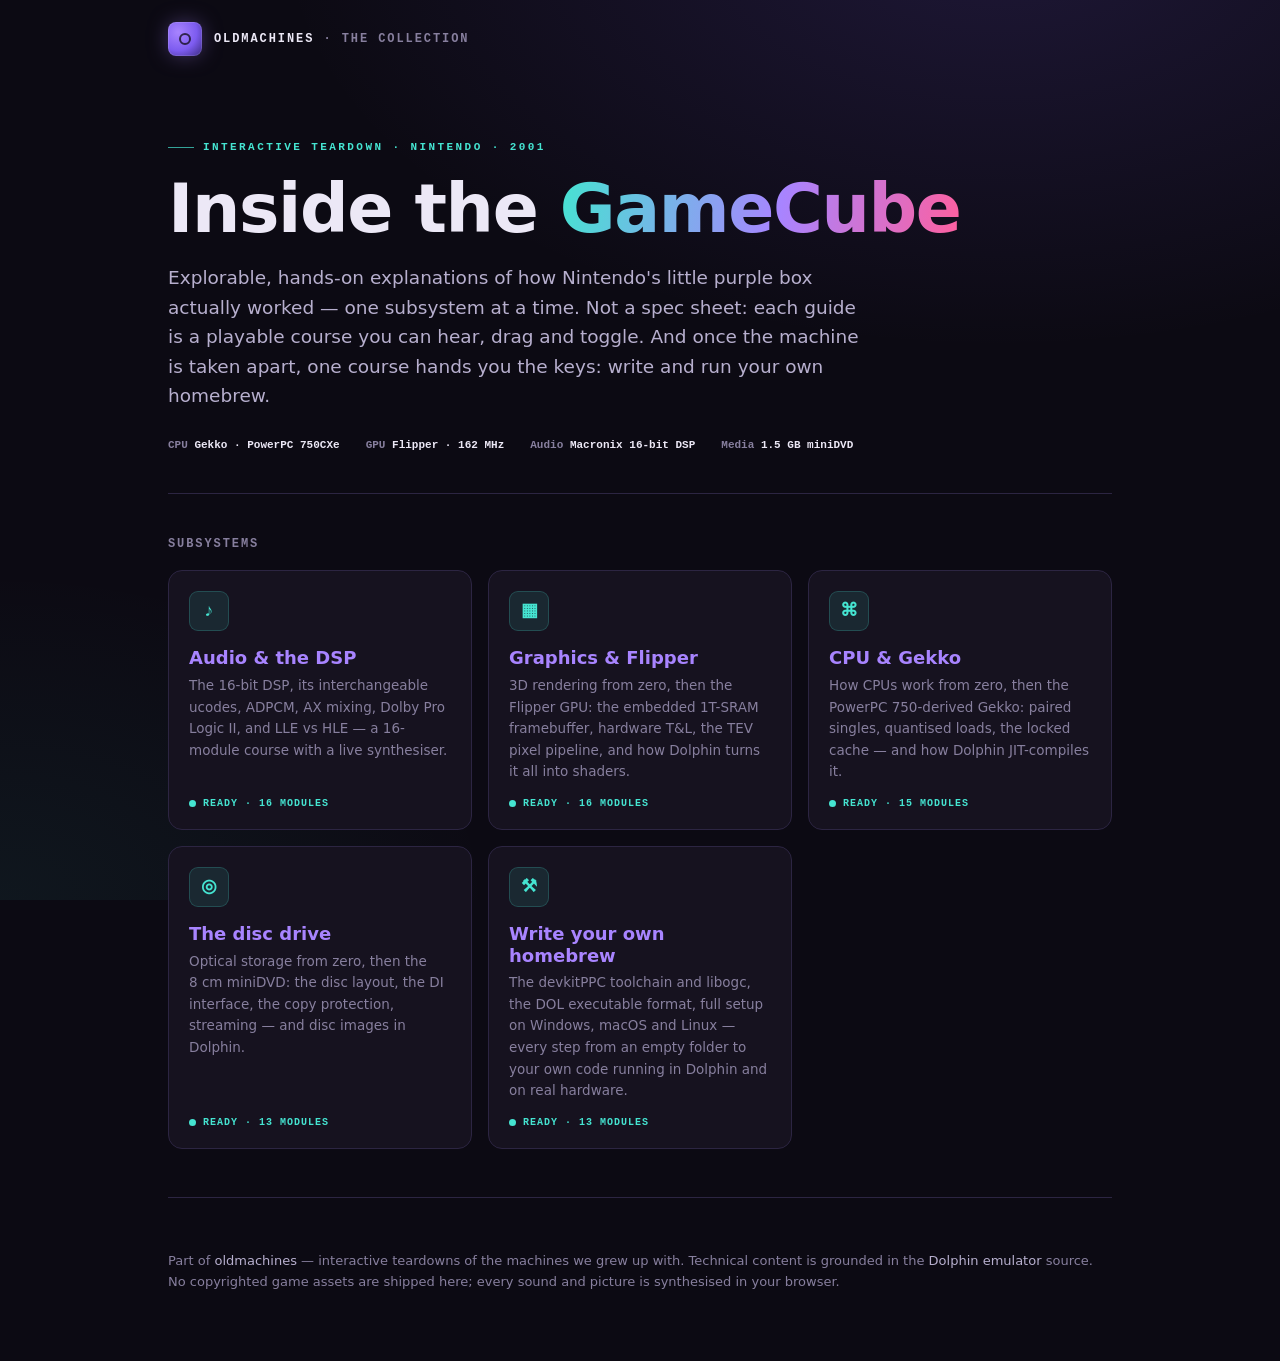
<file: index.html>
<!DOCTYPE html>
<html lang="en">
<head>
<meta charset="utf-8">
<meta name="viewport" content="width=device-width, initial-scale=1">
<title>Inside the GameCube — an oldmachines guide</title>
<link rel="icon" href="data:image/svg+xml,%3Csvg xmlns=%27http://www.w3.org/2000/svg%27 viewBox=%270 0 32 32%27%3E%3Crect width=%2732%27 height=%2732%27 rx=%278%27 fill=%27%237d5cf0%27/%3E%3Ccircle cx=%2716%27 cy=%2716%27 r=%276%27 fill=%27none%27 stroke=%27%230c0a13%27 stroke-width=%273%27/%3E%3C/svg%3E">
<meta name="description" content="Interactive, explorable teardowns of the Nintendo GameCube's hardware — one subsystem at a time. Part of the oldmachines collection.">
<style>
  :root{
    --ground:#0c0a13; --ground-2:#100d19; --panel:#16121f; --panel-2:#1d1830;
    --line:#2c2542; --line-2:#392f57; --ink:#ece8f6; --ink-2:#b7afce; --muted:#877f9e;
    --violet:#a884ff; --violet-d:#7d5cf0; --cyan:#45e4d1; --magenta:#ff5f9e; --amber:#ffb14e;
    --radius:14px; --mono:ui-monospace,"SF Mono","JetBrains Mono",Menlo,Consolas,monospace;
    --sans:system-ui,-apple-system,"Segoe UI",Roboto,Helvetica,Arial,sans-serif;
  }
  *{box-sizing:border-box}
  @media (prefers-reduced-motion:reduce){*{animation-duration:.001ms!important;transition-duration:.001ms!important}}
  body{margin:0;font-family:var(--sans);color:var(--ink);background:var(--ground);line-height:1.6;
    -webkit-font-smoothing:antialiased;
    background-image:radial-gradient(1200px 700px at 78% -8%,rgba(125,92,240,.16),transparent 60%),
      radial-gradient(900px 600px at 0% 100%,rgba(69,228,209,.06),transparent 55%);
    background-attachment:fixed;min-height:100vh}
  a{color:var(--violet);text-decoration:none}
  a:hover{text-decoration:underline;text-underline-offset:3px}
  :focus-visible{outline:2px solid var(--cyan);outline-offset:3px;border-radius:6px}
  .wrap{max-width:1000px;margin:0 auto;padding:0 28px}
  header.top{display:flex;align-items:center;gap:12px;padding:22px 0}
  .home-link{display:inline-flex;align-items:center;gap:12px;color:inherit;border-radius:10px}
  .home-link:hover{text-decoration:none;opacity:.85}
  .logo{width:34px;height:34px;border-radius:8px;
    background:radial-gradient(circle at 30% 30%,var(--violet),var(--violet-d) 55%,#3a2a80);
    box-shadow:0 0 22px -4px rgba(168,132,255,.55),inset 0 0 0 1px rgba(255,255,255,.12);position:relative}
  .logo::after{content:"";position:absolute;inset:11px;border-radius:50%;border:2px solid rgba(12,10,19,.75)}
  .brandline{font:600 12px/1 var(--mono);letter-spacing:.16em;text-transform:uppercase;color:var(--muted)}
  .brandline b{color:var(--ink);font-weight:700}
  .hero{padding:52px 0 40px;border-bottom:1px solid var(--line)}
  .eyebrow{font:600 11px/1 var(--mono);letter-spacing:.22em;text-transform:uppercase;color:var(--cyan);
    display:inline-flex;align-items:center;gap:9px}
  .eyebrow::before{content:"";width:26px;height:1px;background:var(--cyan);opacity:.7}
  h1{font:800 clamp(36px,7vw,68px)/1.02 var(--sans);letter-spacing:-.02em;margin:18px 0 0;text-wrap:balance}
  h1 .grad{background:linear-gradient(100deg,var(--cyan),var(--violet) 55%,var(--magenta));
    -webkit-background-clip:text;background-clip:text;color:transparent}
  .lede{font-size:18.5px;color:var(--ink-2);max-width:60ch;margin:20px 0 0}
  h2.sh{font:700 12px/1 var(--mono);letter-spacing:.16em;text-transform:uppercase;color:var(--muted);margin:44px 0 0}
  .grid{display:grid;grid-template-columns:repeat(auto-fill,minmax(260px,1fr));gap:16px;margin:20px 0 0}
  .card{display:flex;flex-direction:column;background:var(--panel);border:1px solid var(--line);
    border-radius:var(--radius);padding:20px;transition:transform .14s,border-color .14s,background .14s}
  a.card:hover{transform:translateY(-3px);border-color:var(--line-2);background:var(--panel-2);text-decoration:none}
  .card .ico{width:40px;height:40px;border-radius:9px;display:grid;place-items:center;font:700 18px/1 var(--mono);
    background:rgba(69,228,209,.1);color:var(--cyan);border:1px solid rgba(69,228,209,.2)}
  .card h3{font:700 18px/1.2 var(--sans);margin:16px 0 6px}
  .card p{font-size:13.5px;color:var(--muted);margin:0;flex:1}
  .card .status{margin-top:16px;font:600 10px/1 var(--mono);letter-spacing:.1em;text-transform:uppercase;
    display:inline-flex;align-items:center;gap:7px}
  .card .status.ready{color:var(--cyan)} .card .status.soon{color:var(--muted)}
  .card .status .dot{width:7px;height:7px;border-radius:50%;background:currentColor}
  .card.disabled{opacity:.58}
  .card.disabled:hover{transform:none}
  footer{padding:40px 0 56px;color:var(--muted);font-size:13px;border-top:1px solid var(--line);margin-top:48px}
  footer a{color:var(--ink-2)}
  .spec-strip{display:flex;flex-wrap:wrap;gap:10px 26px;margin:26px 0 0;font:600 11px/1.5 var(--mono);color:var(--muted)}
  .spec-strip b{color:var(--ink)}
</style>
</head>
<body>
<div class="wrap">

  <header class="top">
    <a class="home-link" href="https://oldmachines.github.io/" aria-label="oldmachines — the collection">
      <div class="logo" aria-hidden="true"></div>
      <div class="brandline"><b>oldmachines</b> · the collection</div>
    </a>
  </header>

  <section class="hero">
    <span class="eyebrow">Interactive teardown · Nintendo · 2001</span>
    <h1>Inside the <span class="grad">GameCube</span></h1>
    <p class="lede">
      Explorable, hands-on explanations of how Nintendo's little purple box
      actually worked — one subsystem at a time. Not a spec sheet: each guide is
      a playable course you can hear, drag and toggle. And once the machine is
      taken apart, one course hands you the keys: write and run your own homebrew.
    </p>
    <div class="spec-strip">
      <span>CPU <b>Gekko · PowerPC 750CXe</b></span>
      <span>GPU <b>Flipper · 162 MHz</b></span>
      <span>Audio <b>Macronix 16-bit DSP</b></span>
      <span>Media <b>1.5 GB miniDVD</b></span>
    </div>
  </section>

  <h2 class="sh">Subsystems</h2>
  <div class="grid">

    <a class="card" href="audio/">
      <div class="ico">♪</div>
      <h3>Audio &amp; the DSP</h3>
      <p>The 16-bit DSP, its interchangeable ucodes, ADPCM, AX mixing, Dolby Pro Logic II, and LLE vs HLE — a 16-module course with a live synthesiser.</p>
      <span class="status ready"><span class="dot"></span>Ready · 16 modules</span>
    </a>

    <a class="card" href="graphics/">
      <div class="ico">▦</div>
      <h3>Graphics &amp; Flipper</h3>
      <p>3D rendering from zero, then the Flipper GPU: the embedded 1T-SRAM framebuffer, hardware T&amp;L, the TEV pixel pipeline, and how Dolphin turns it all into shaders.</p>
      <span class="status ready"><span class="dot"></span>Ready · 16 modules</span>
    </a>

    <a class="card" href="cpu/">
      <div class="ico">⌘</div>
      <h3>CPU &amp; Gekko</h3>
      <p>How CPUs work from zero, then the PowerPC 750-derived Gekko: paired singles, quantised loads, the locked cache — and how Dolphin JIT-compiles it.</p>
      <span class="status ready"><span class="dot"></span>Ready · 15 modules</span>
    </a>

    <a class="card" href="disc/">
      <div class="ico">◎</div>
      <h3>The disc drive</h3>
      <p>Optical storage from zero, then the 8&nbsp;cm miniDVD: the disc layout, the DI interface, the copy protection, streaming — and disc images in Dolphin.</p>
      <span class="status ready"><span class="dot"></span>Ready · 13 modules</span>
    </a>

    <a class="card" href="homebrew/">
      <div class="ico">⚒</div>
      <h3>Write your own homebrew</h3>
      <p>The devkitPPC toolchain and libogc, the DOL executable format, full setup on Windows, macOS and Linux — every step from an empty folder to your own code running in Dolphin and on real hardware.</p>
      <span class="status ready"><span class="dot"></span>Ready · 13 modules</span>
    </a>

  </div>

  <footer>
    <p>
      Part of <a href="https://oldmachines.github.io/">oldmachines</a> — interactive
      teardowns of the machines we grew up with. Technical content is grounded in
      the <a href="https://github.com/dolphin-emu/dolphin">Dolphin emulator</a>
      source. No copyrighted game assets are shipped here; every sound and
      picture is synthesised in your browser.
    </p>
  </footer>

</div>
</body>
</html>
</file>
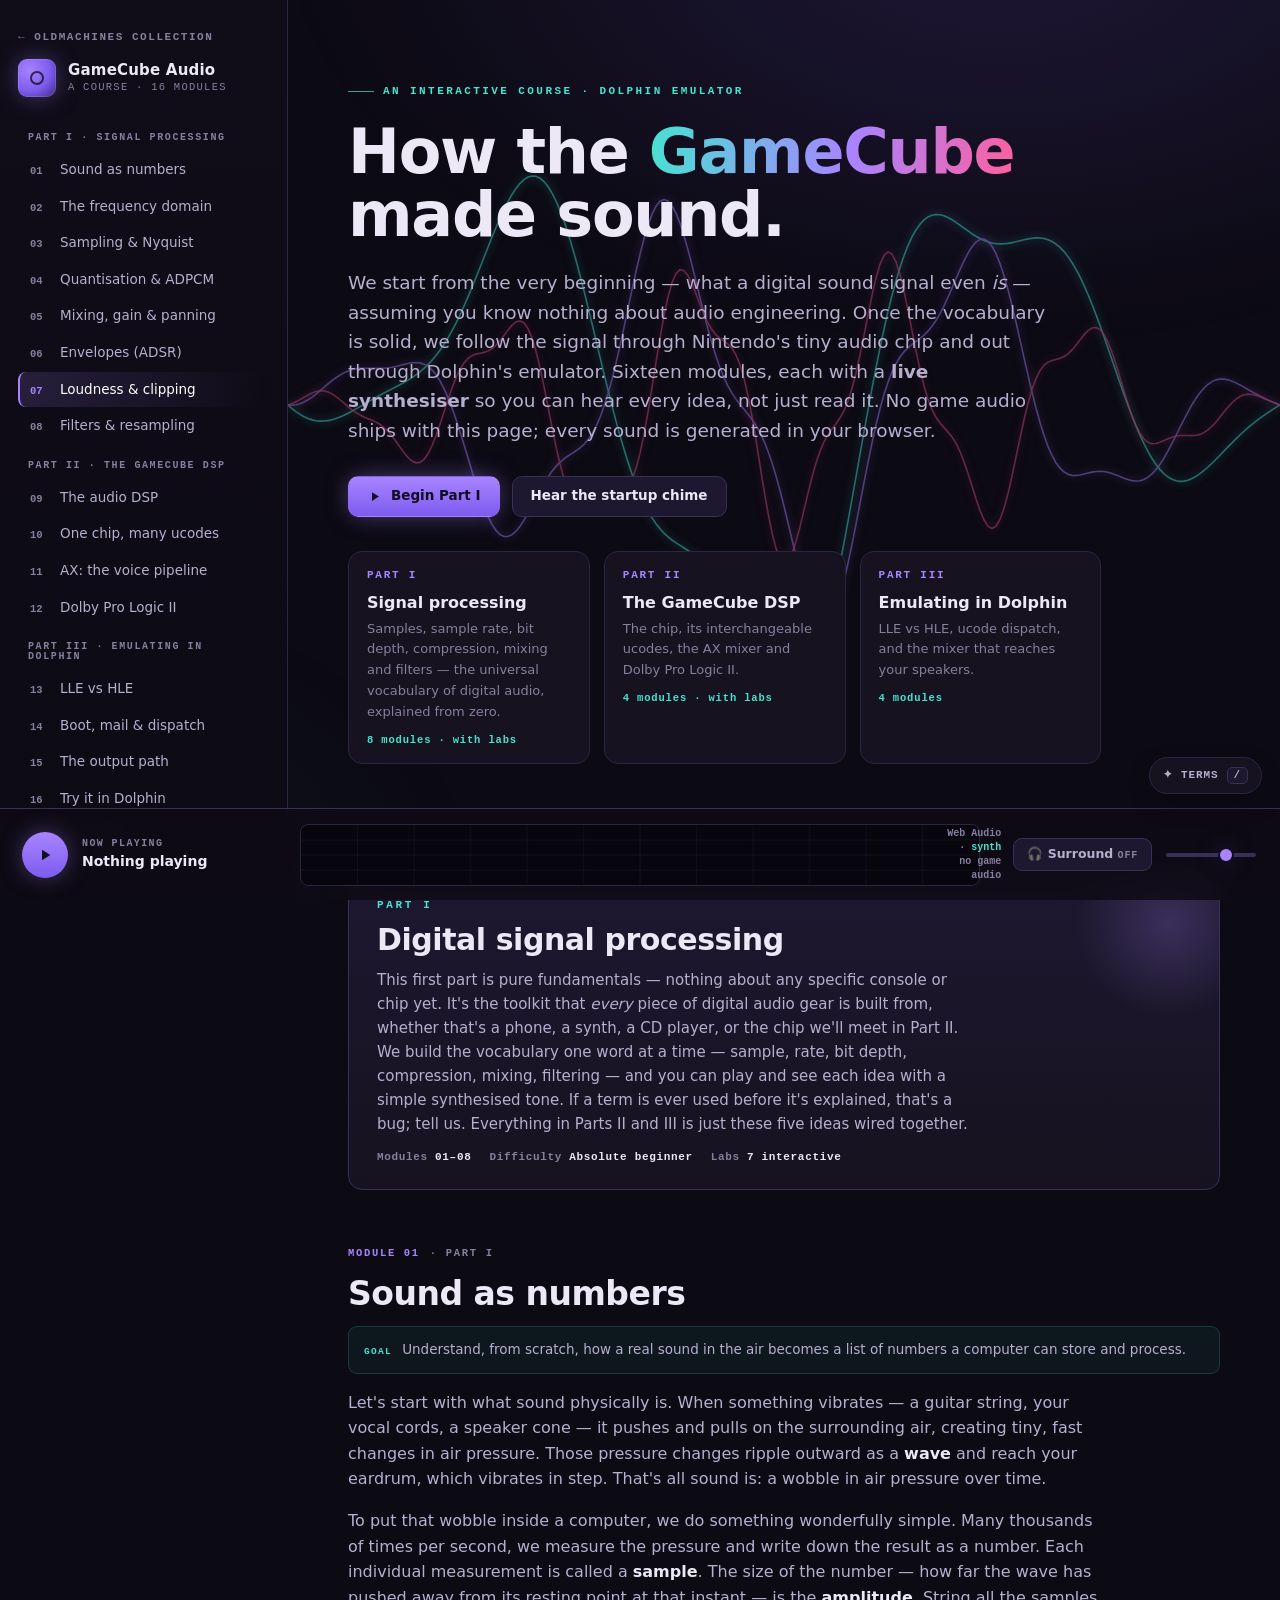
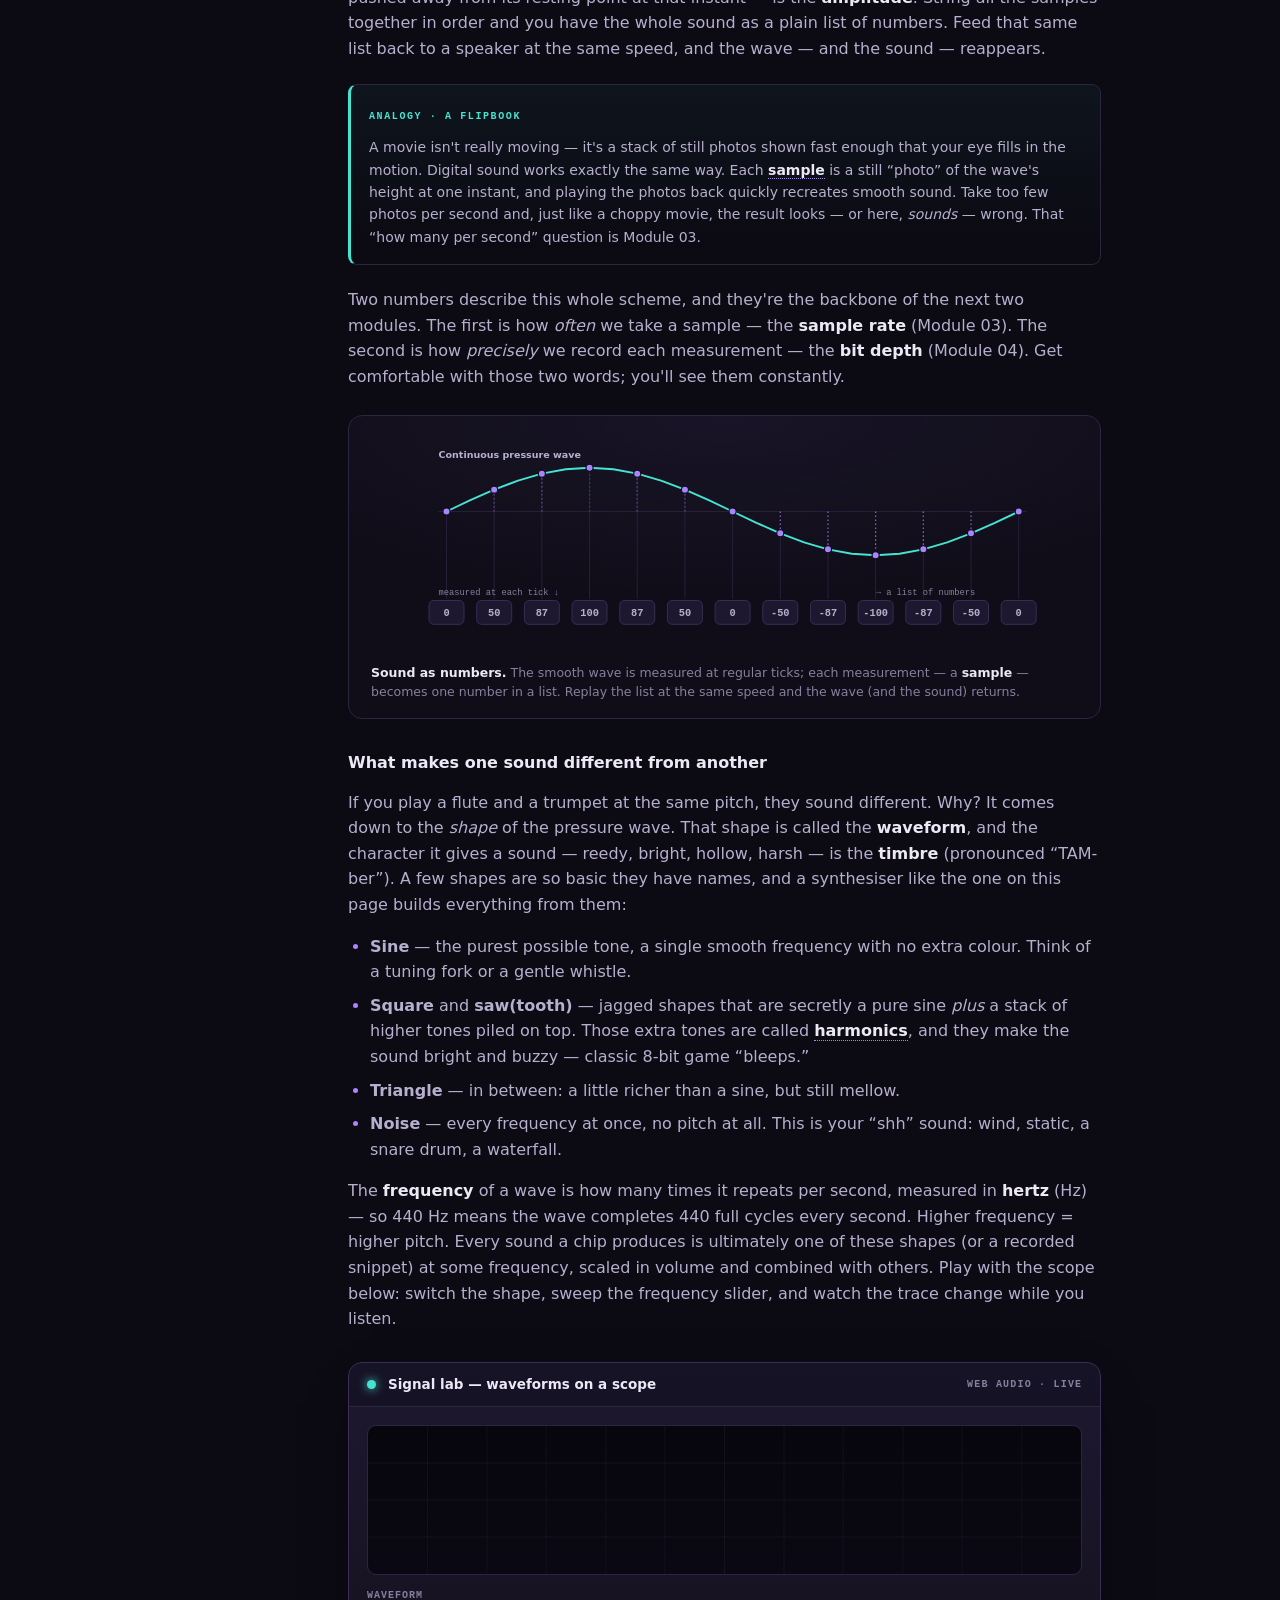
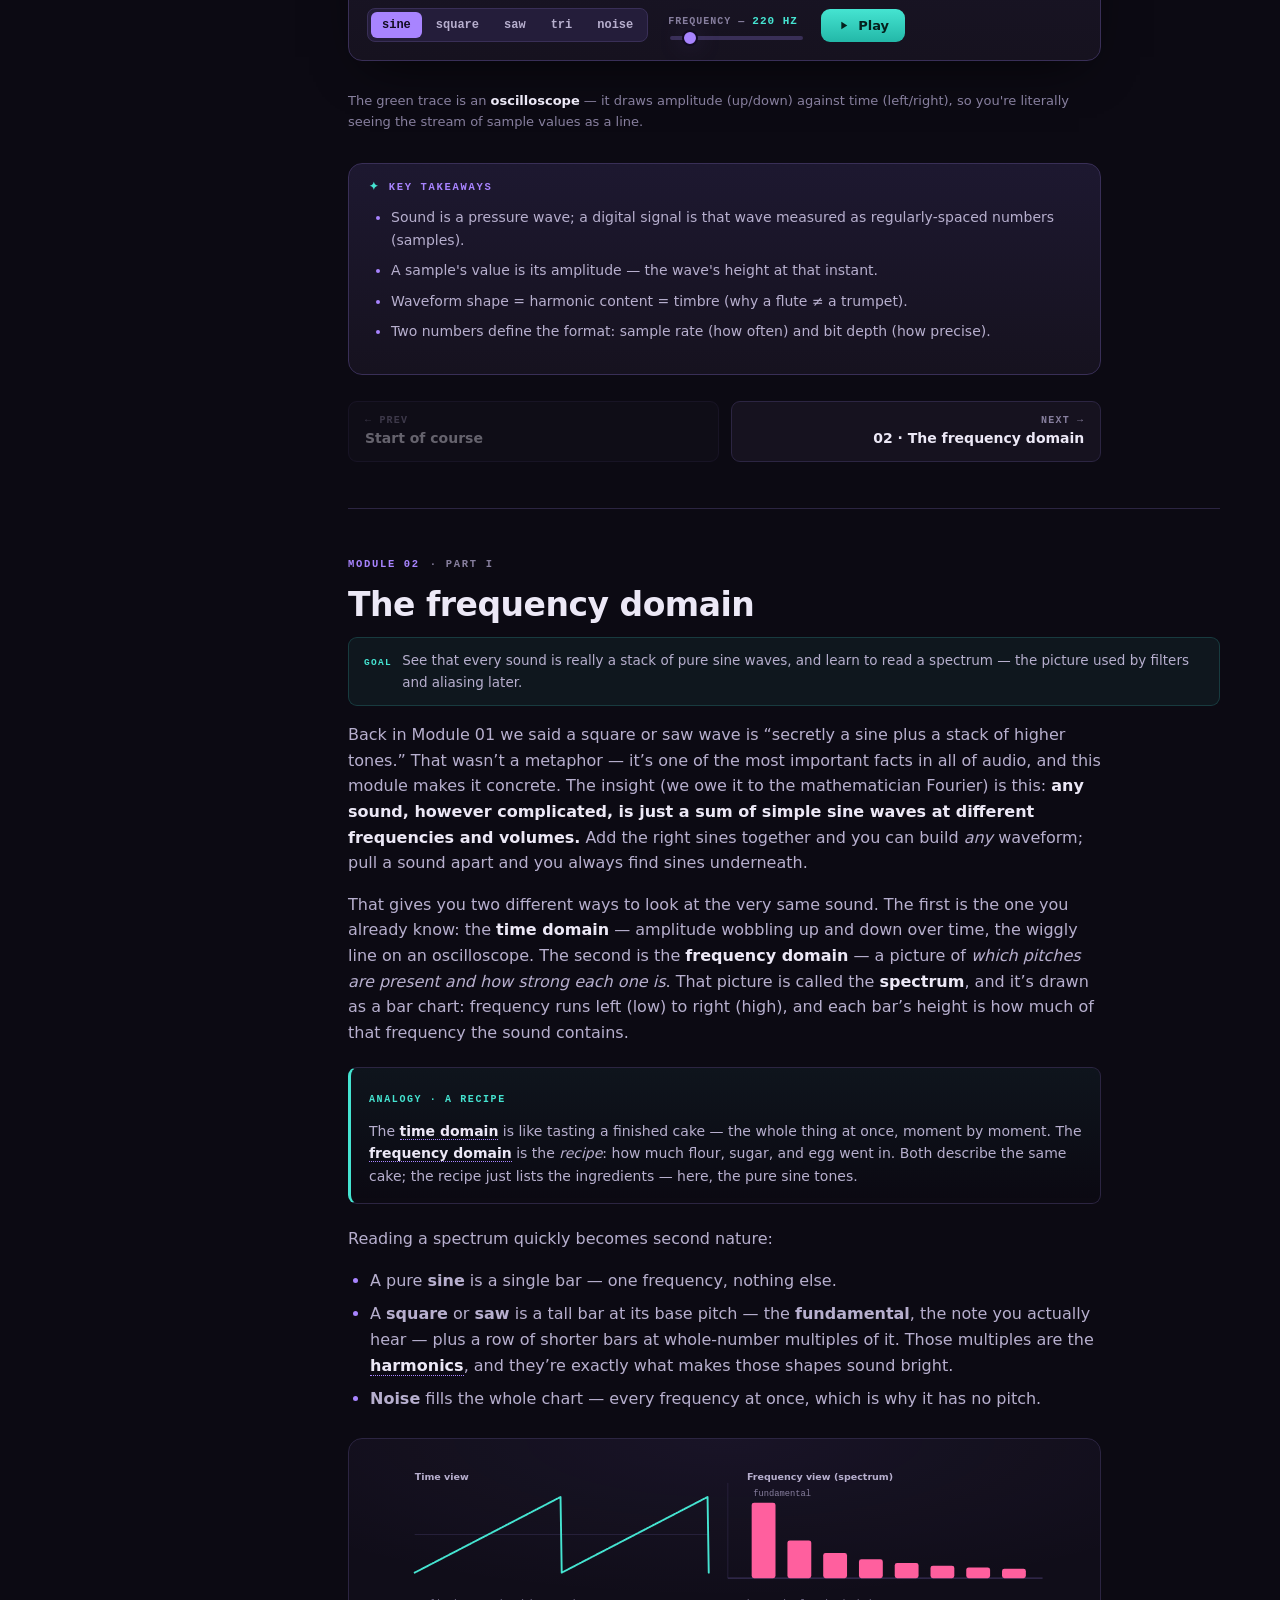
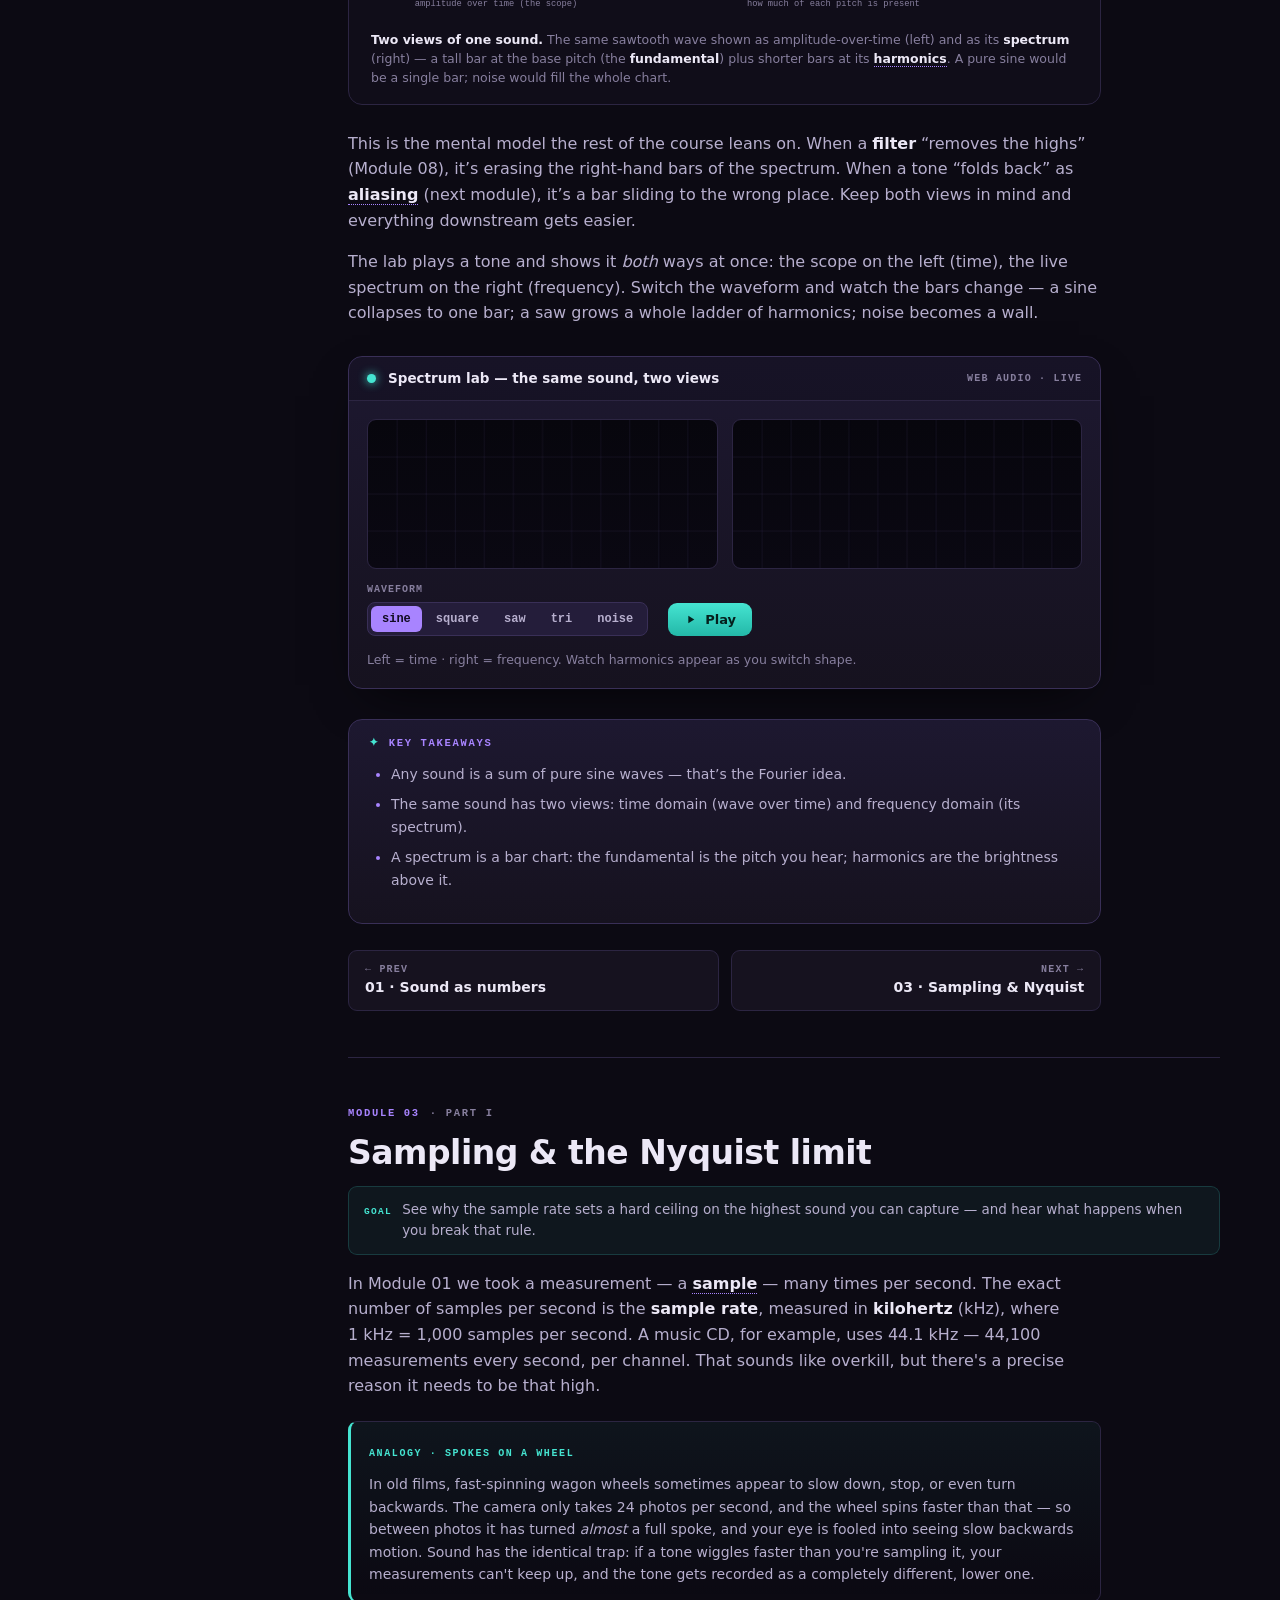
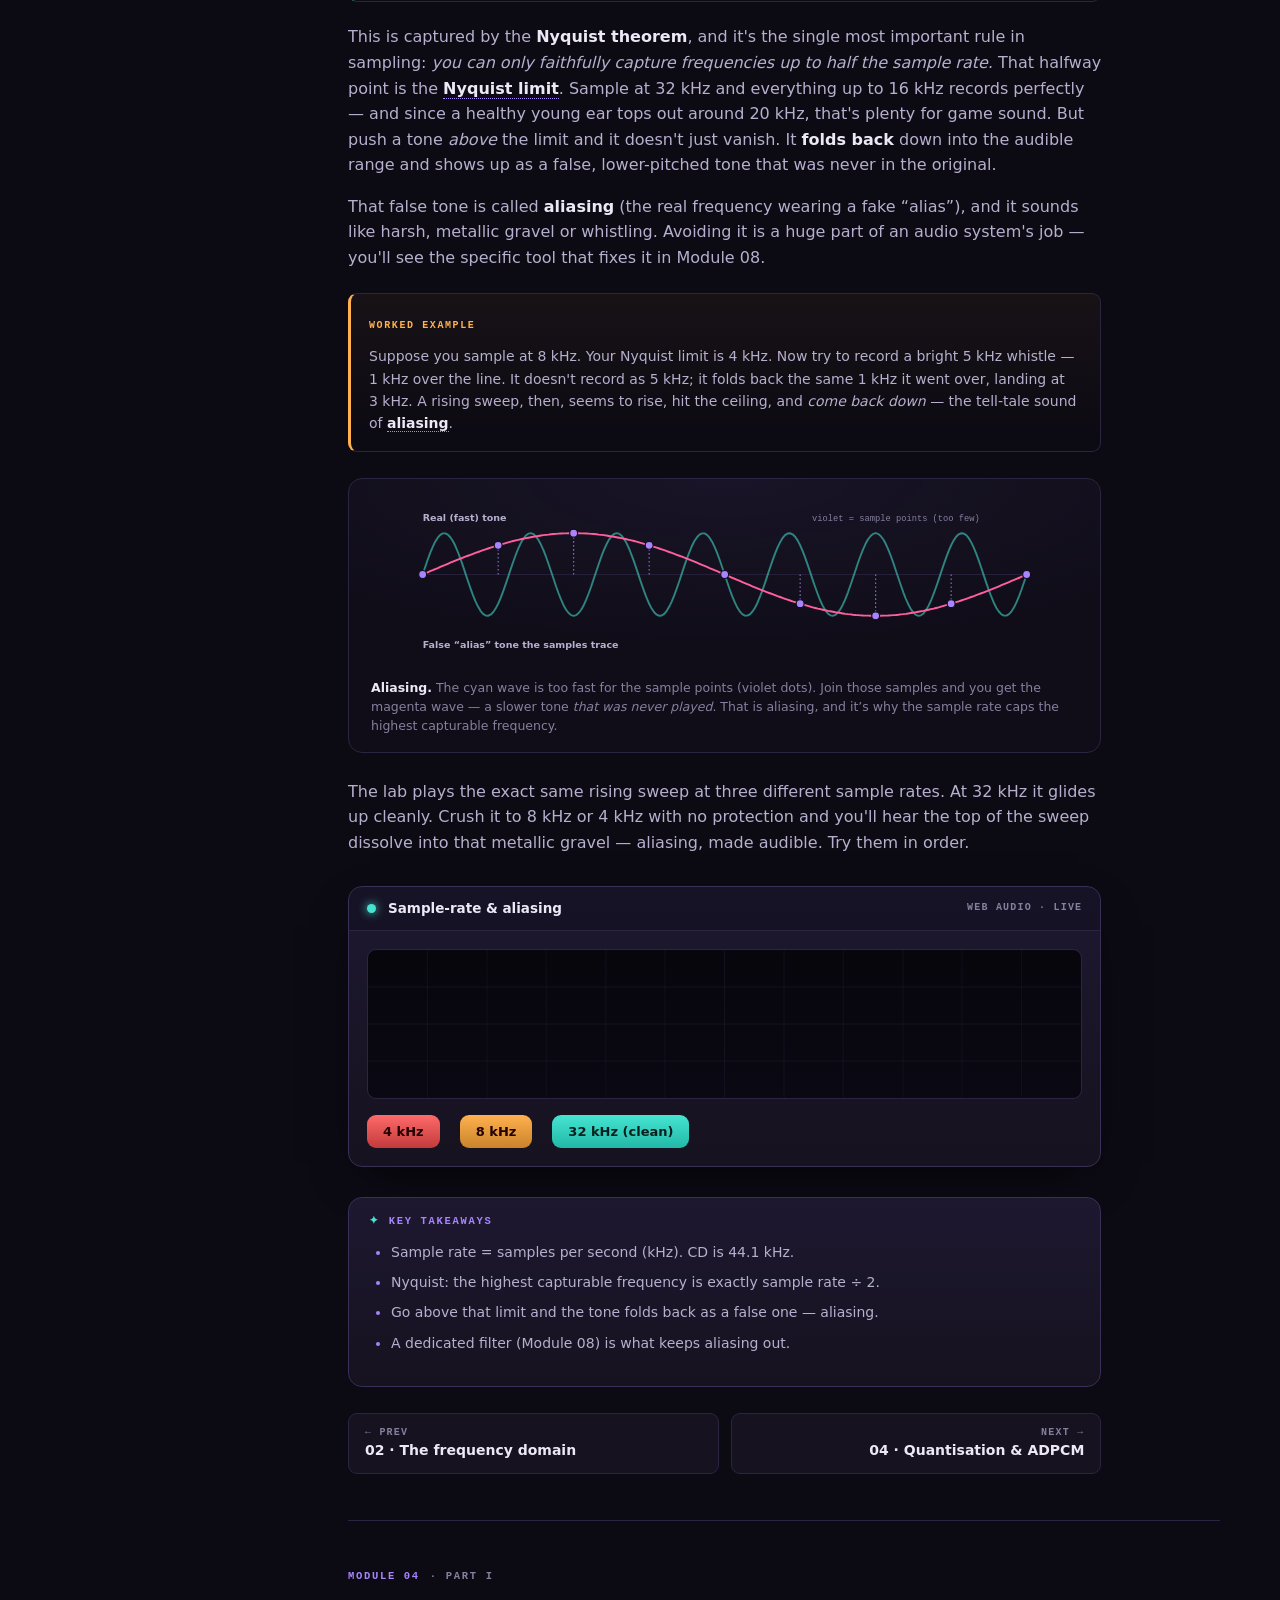
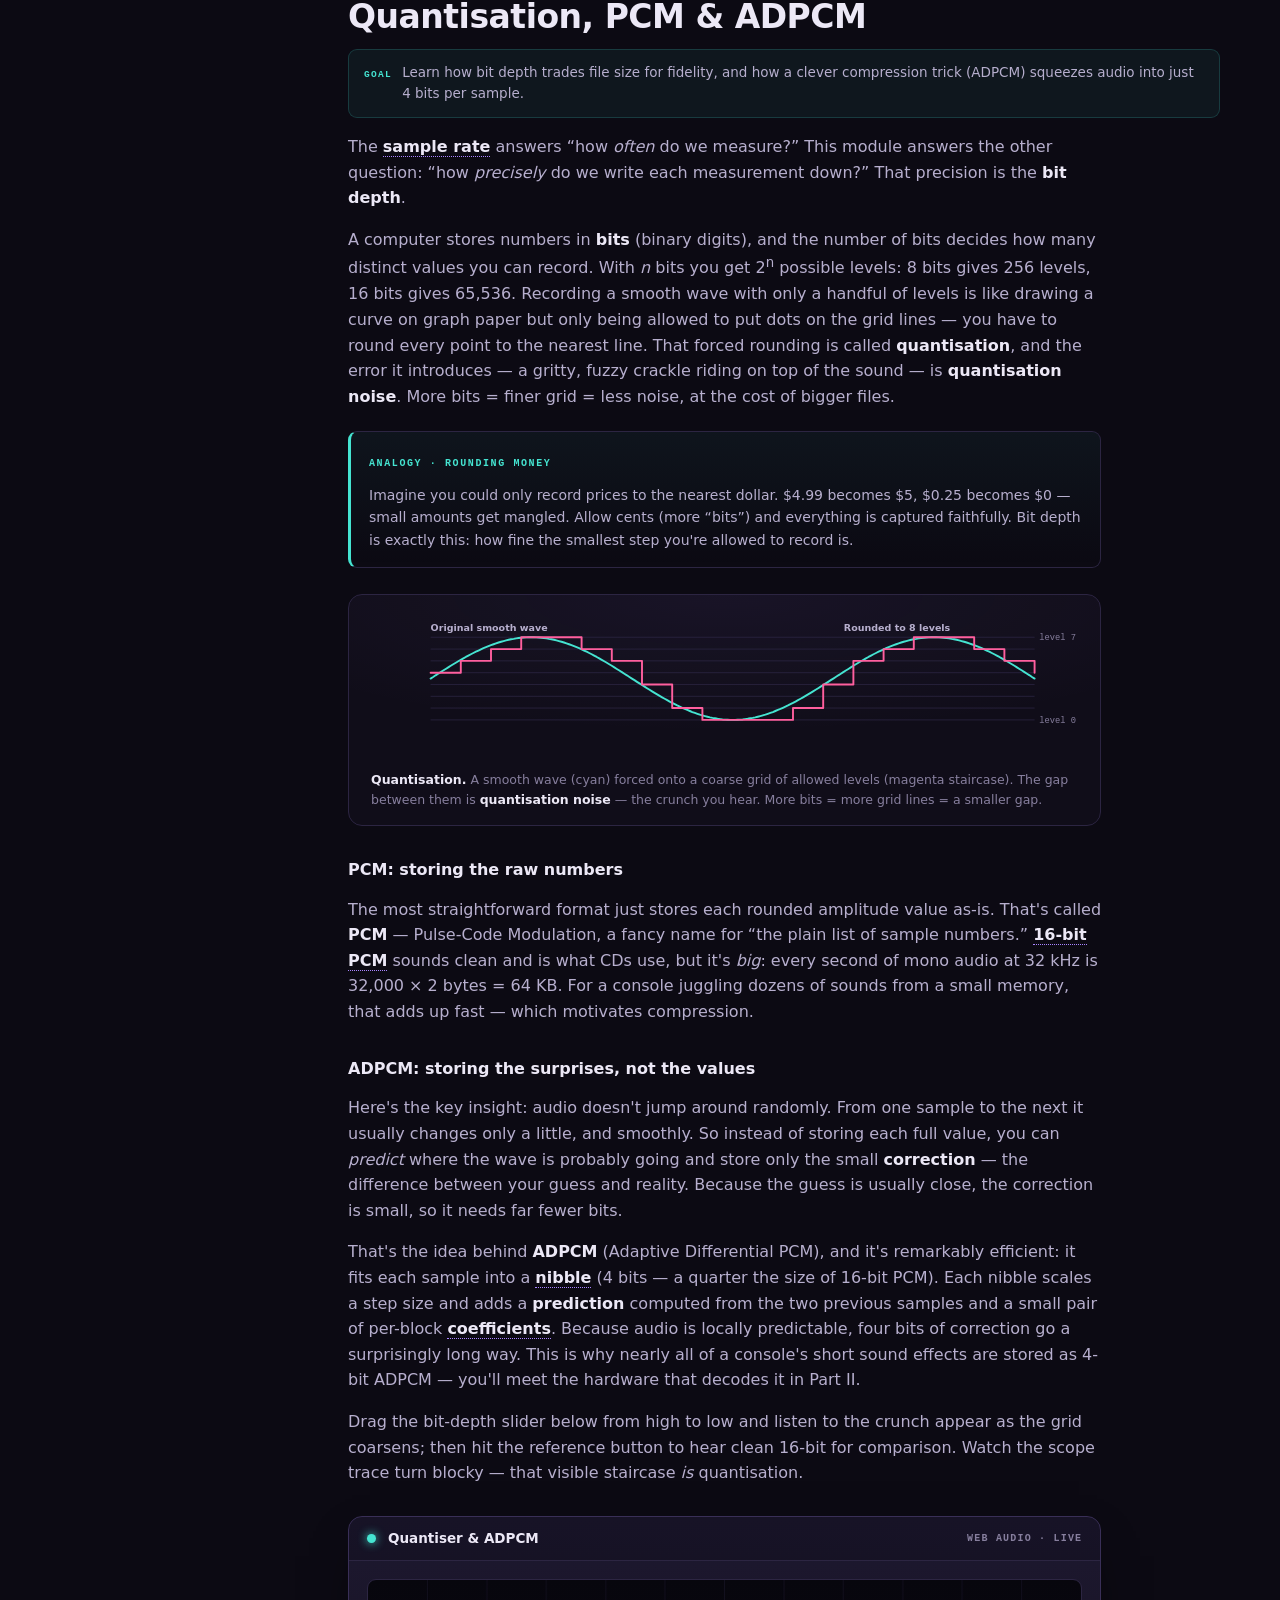
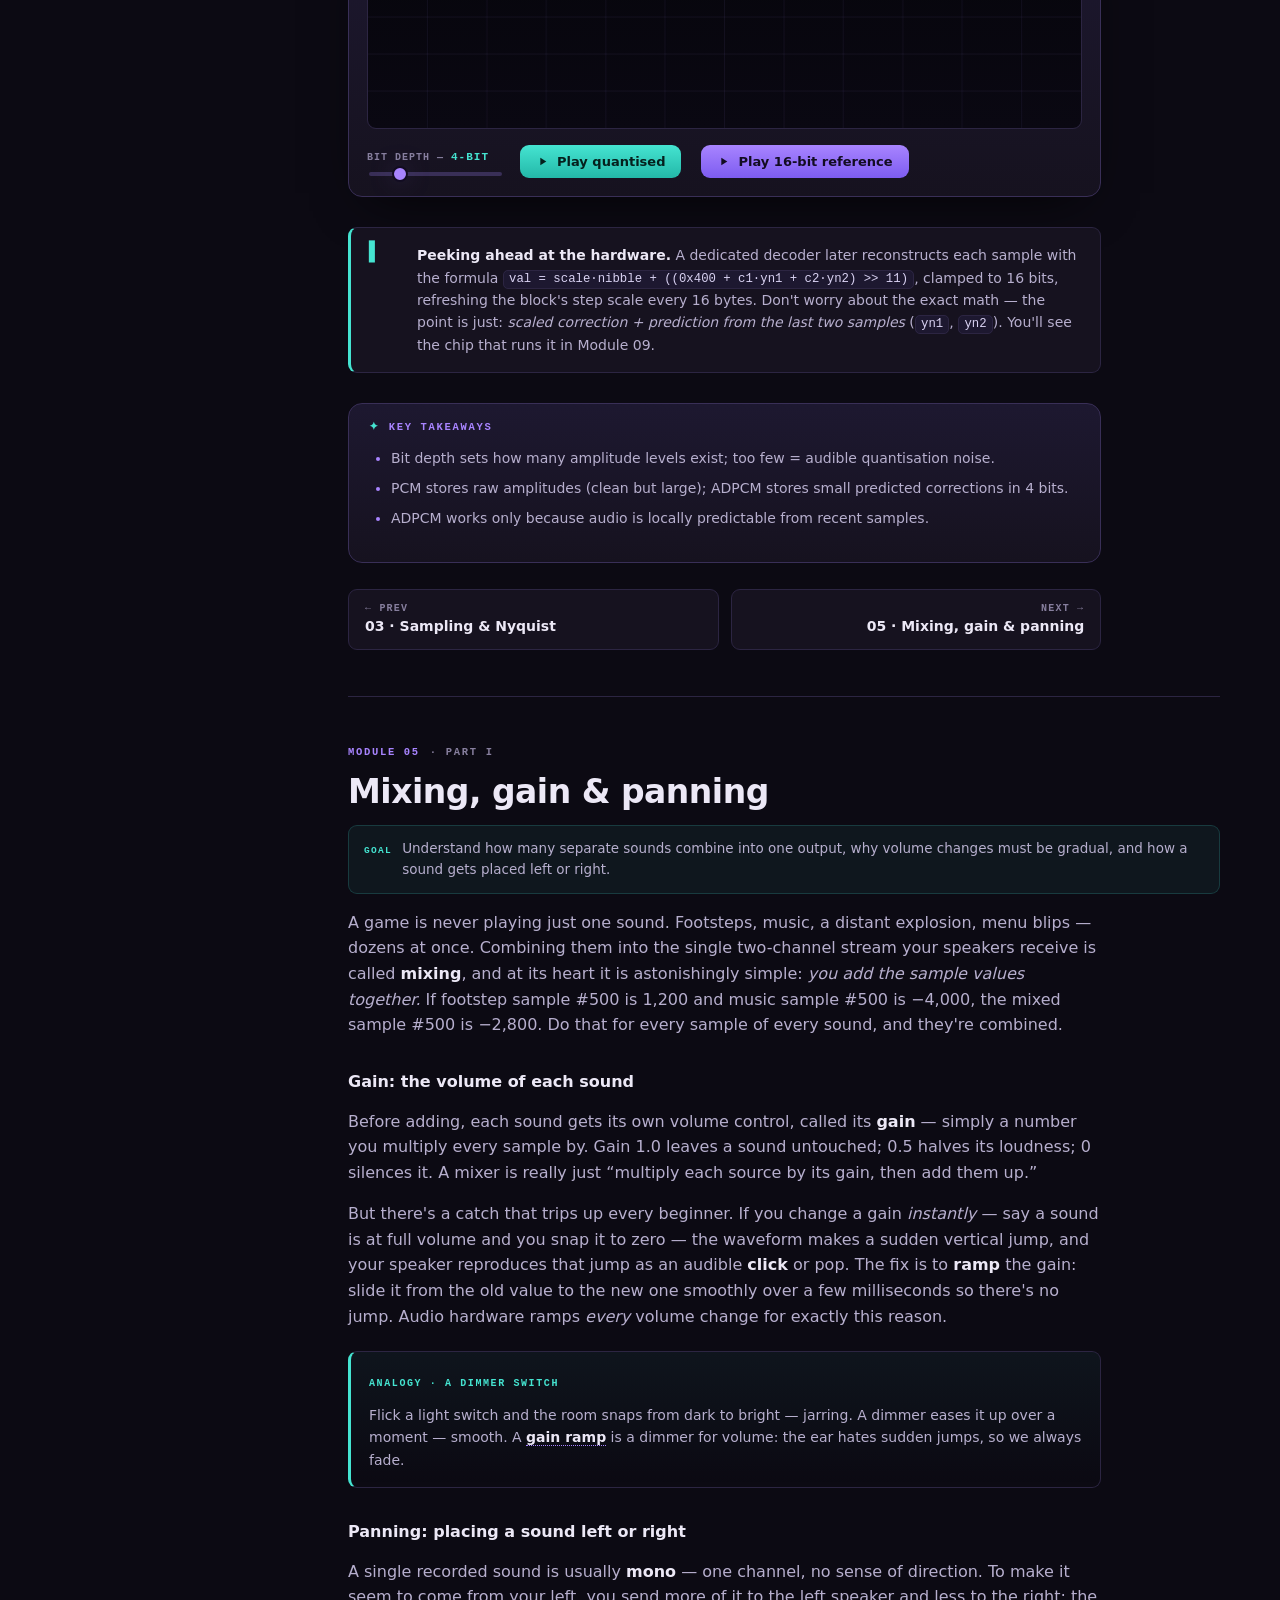
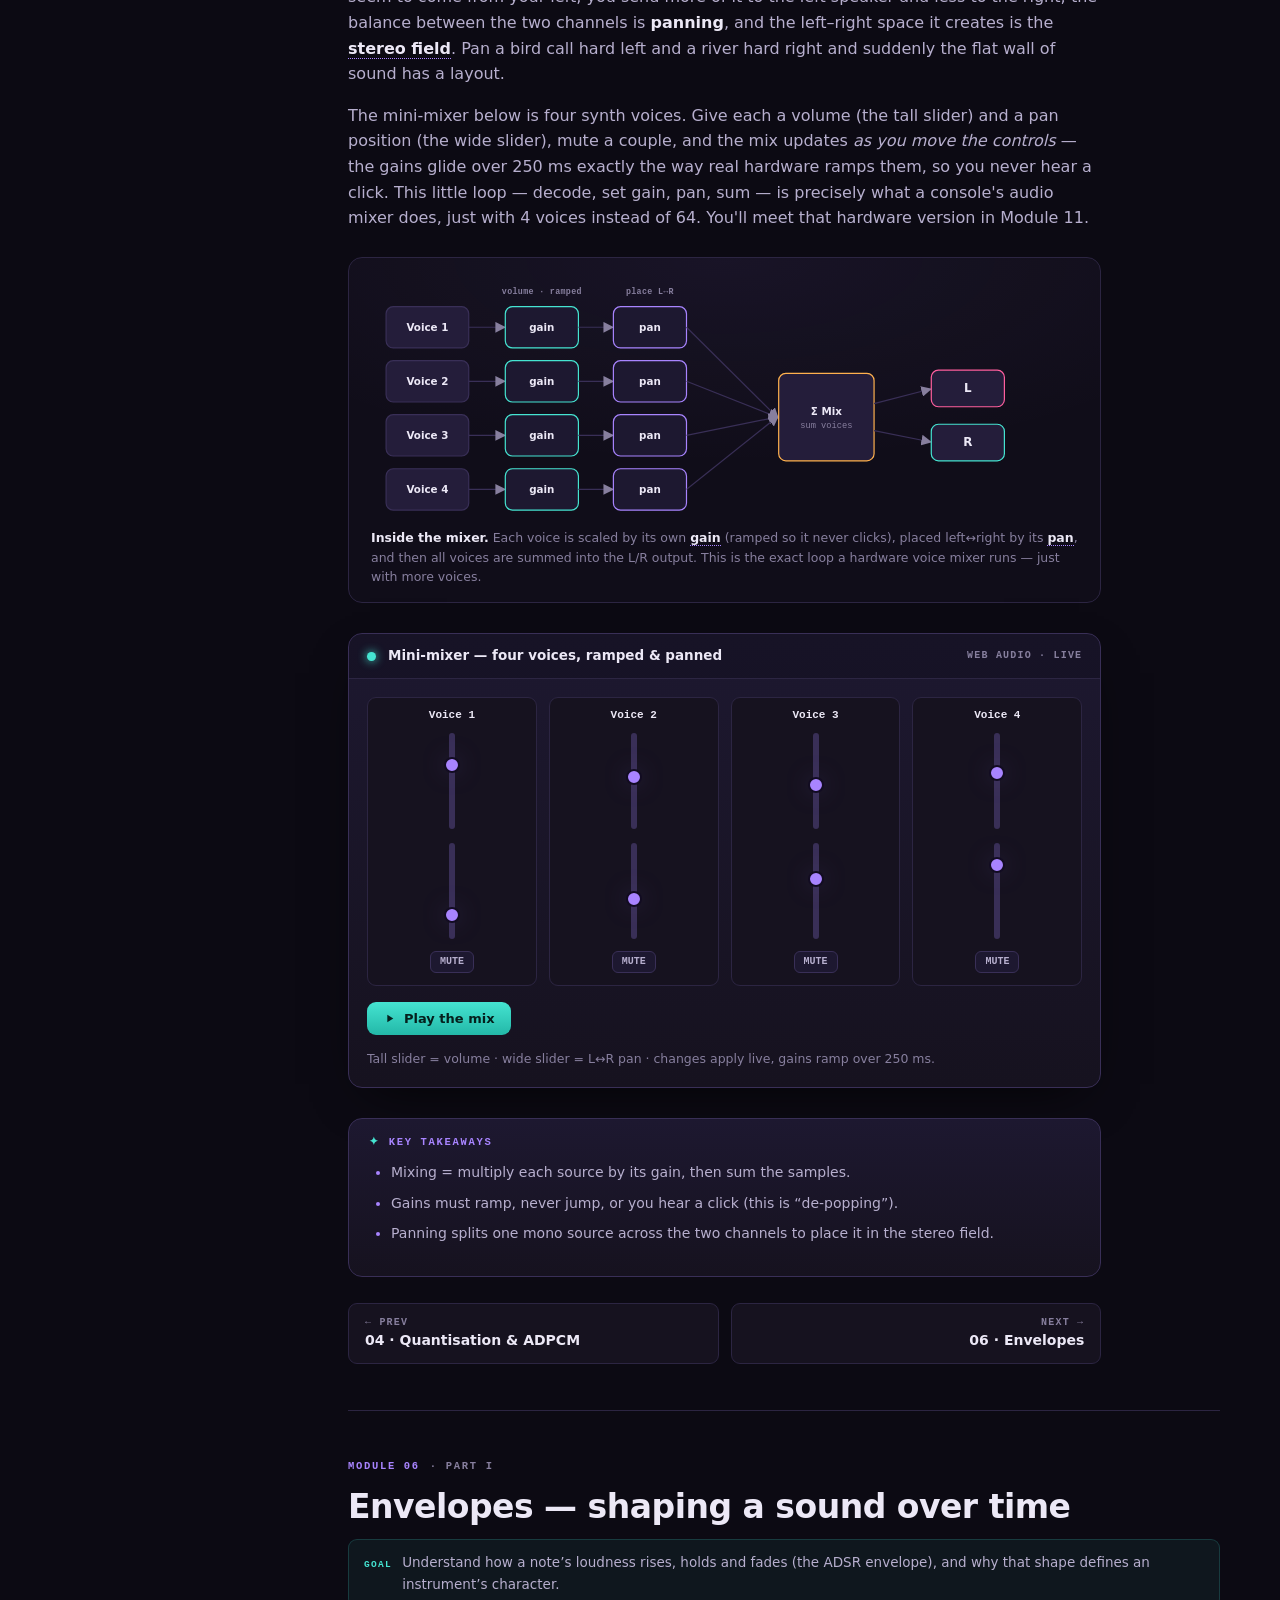
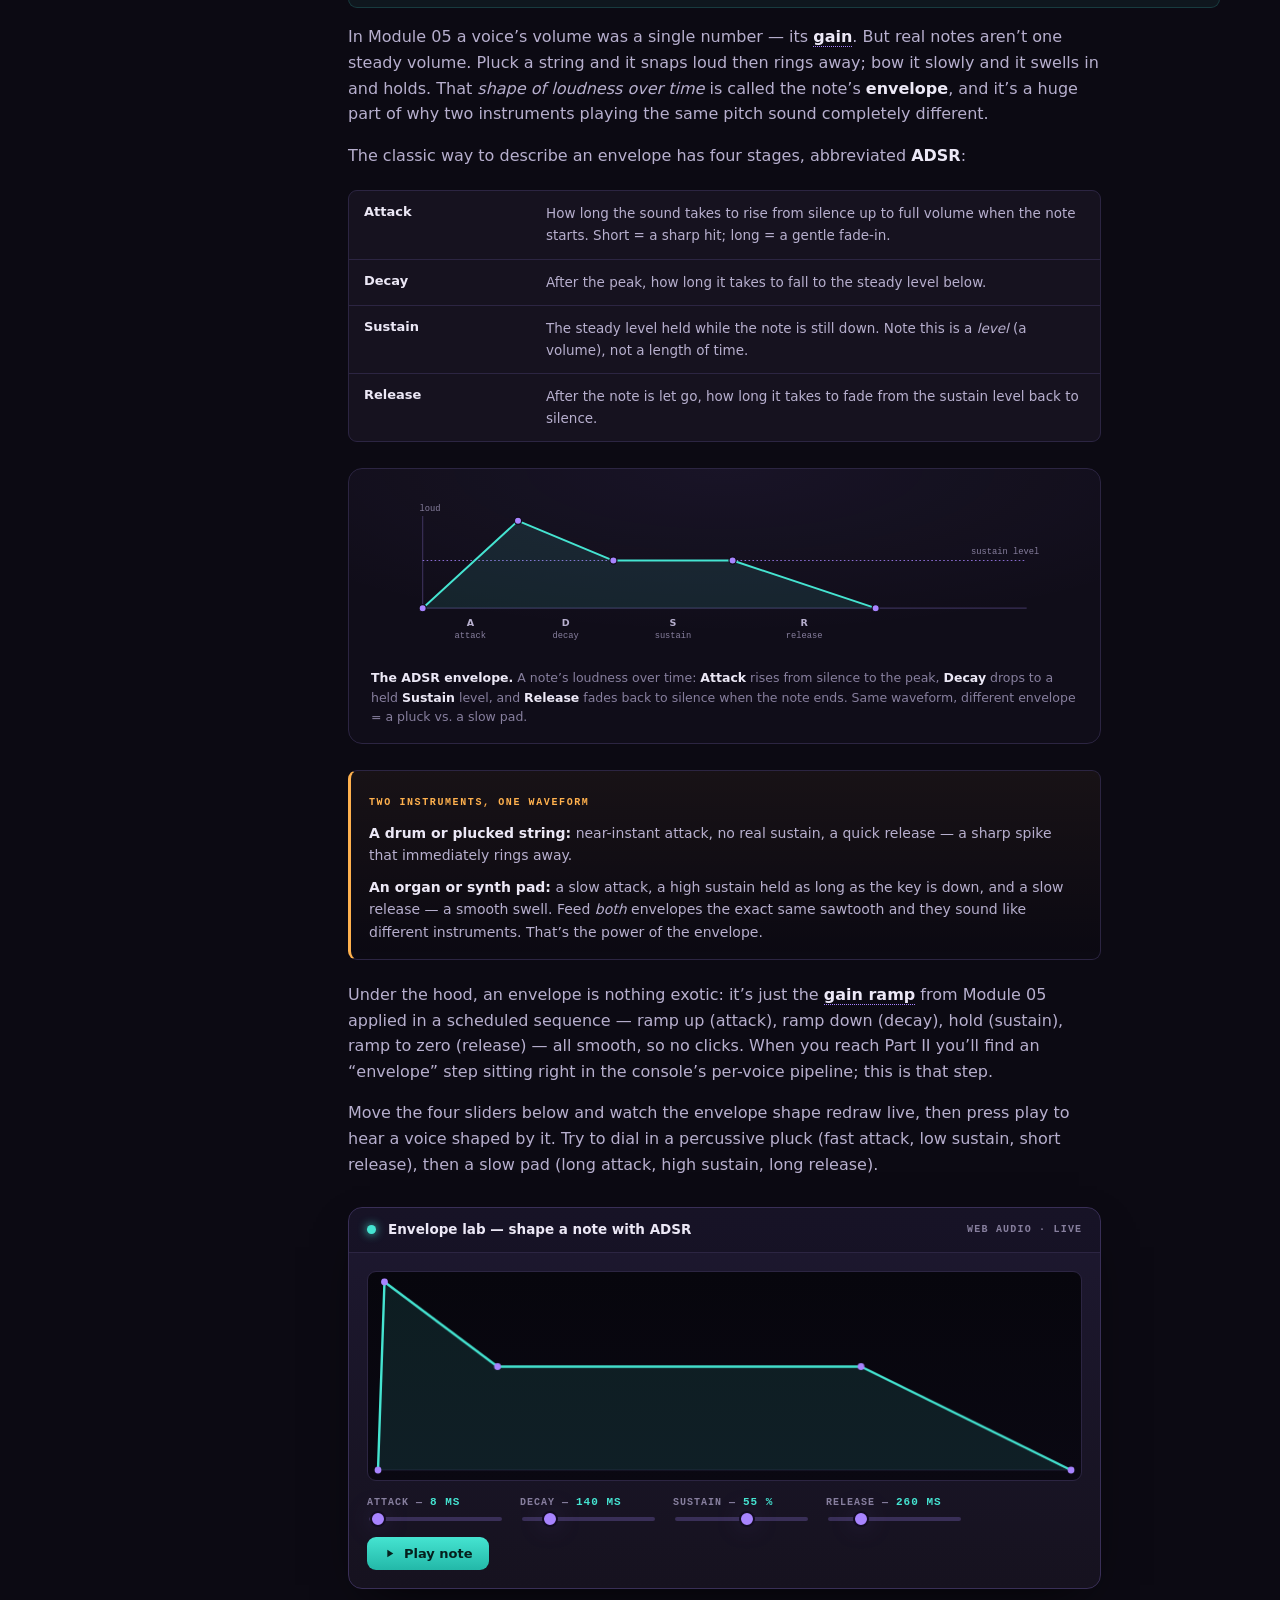
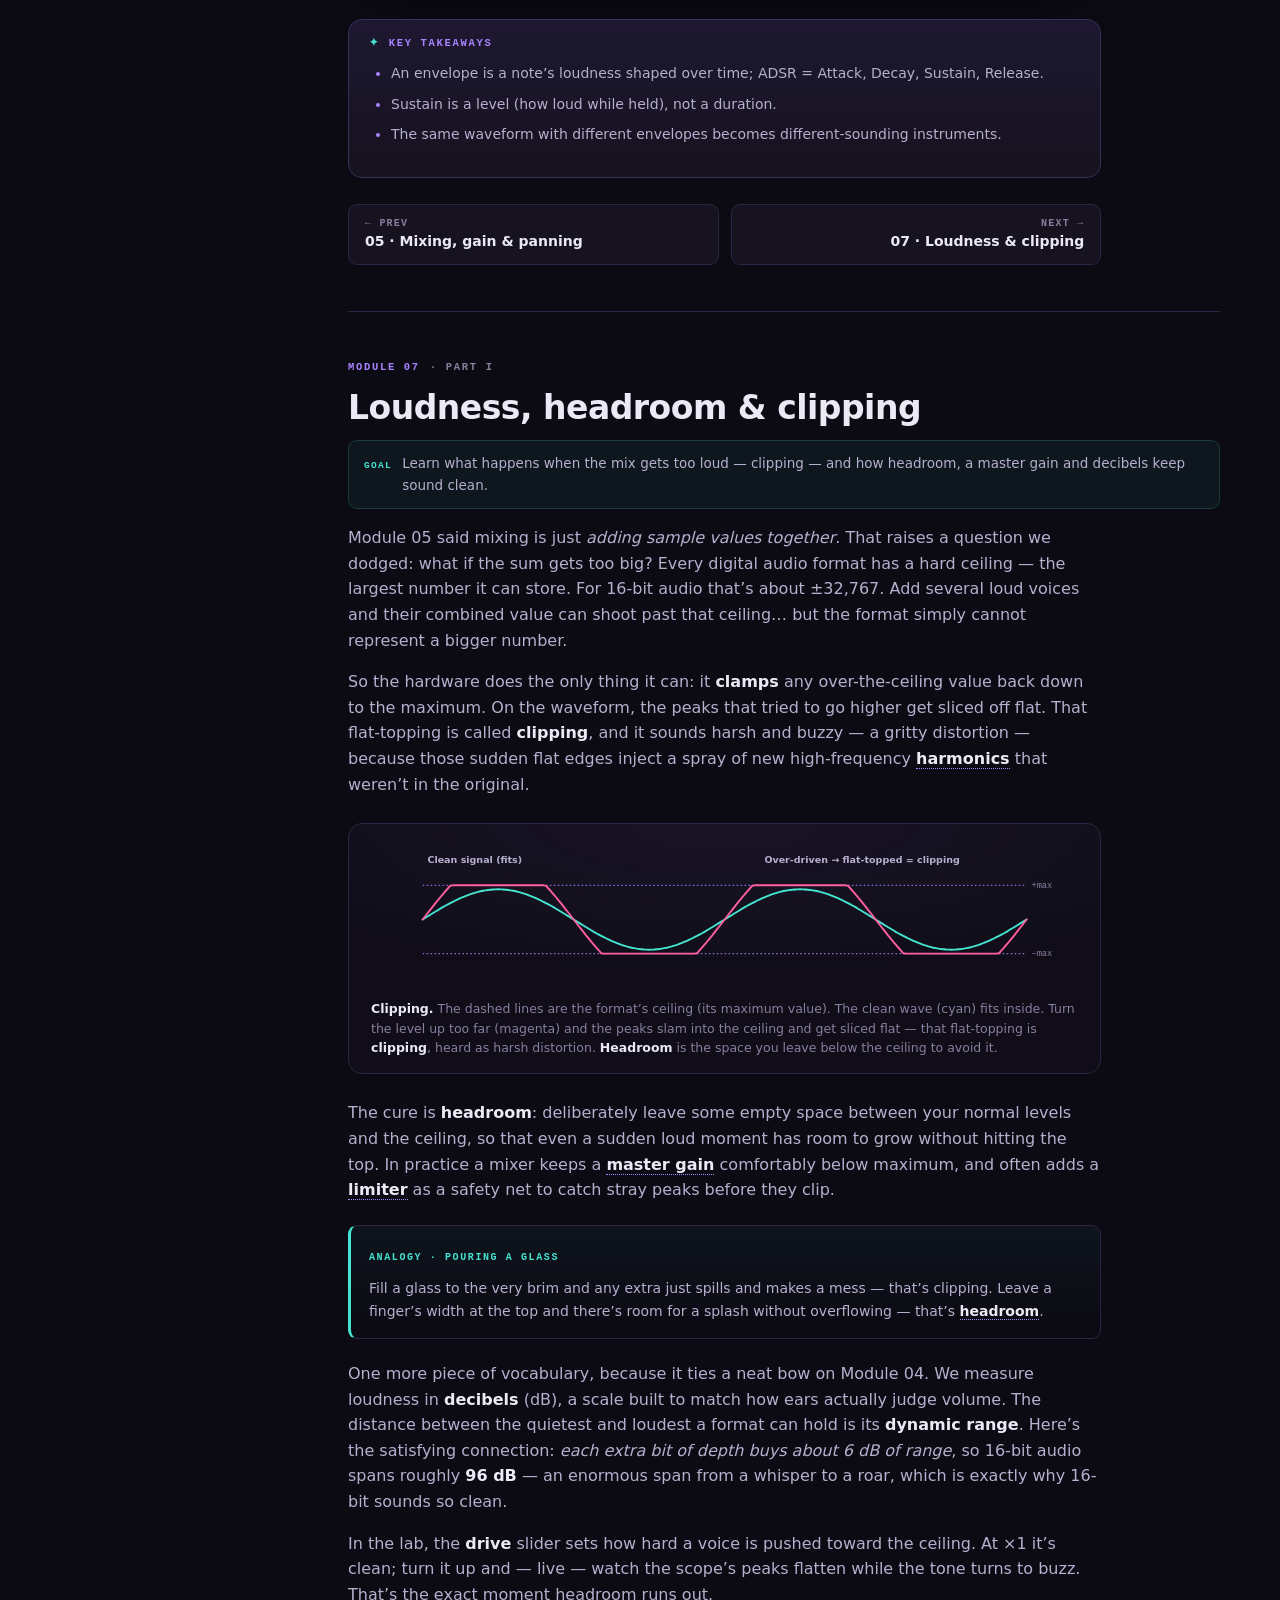
<file: audio/index.html>
<!DOCTYPE html>
<html lang="en">
<head>
<meta charset="utf-8">
<meta name="viewport" content="width=device-width, initial-scale=1">
<title>GameCube Audio — a course on the DSP, ucodes & Pro Logic II</title>
<link rel="icon" href="data:image/svg+xml,%3Csvg xmlns=%27http://www.w3.org/2000/svg%27 viewBox=%270 0 32 32%27%3E%3Crect width=%2732%27 height=%2732%27 rx=%278%27 fill=%27%237d5cf0%27/%3E%3Ccircle cx=%2716%27 cy=%2716%27 r=%276%27 fill=%27none%27 stroke=%27%230c0a13%27 stroke-width=%273%27/%3E%3C/svg%3E">
<meta name="description" content="A hands-on course in three parts: digital signal processing fundamentals from scratch, how the GameCube DSP makes sound (including Dolby Pro Logic II), and how Dolphin emulates it — with a built-in synthesiser so you can hear every concept.">
<link rel="stylesheet" href="styles.css?v=20260704b">
</head>
<body>

<div class="progress" aria-hidden="true"><div class="fill" id="progress-fill"></div></div>
<button class="menu-btn" id="menu-btn" aria-label="Open contents">☰</button>
<div class="scrim" id="scrim"></div>

<div class="app">

  <!-- ================================================= SIDEBAR ============ -->
  <aside class="sidebar" id="sidebar">
    <a class="collection-link" href="https://oldmachines.github.io/">← oldmachines collection</a>
    <div class="brand">
      <div class="logo" aria-hidden="true"></div>
      <div>
        <h1>GameCube Audio</h1>
        <span class="sub">A course · 16 modules</span>
      </div>
    </div>

    <nav class="toc" aria-label="Course contents">
      <div class="toc-group">Part I · Signal processing</div>
      <a href="#signals"><span class="n">01</span><span>Sound as numbers</span></a>
      <a href="#spectrum"><span class="n">02</span><span>The frequency domain</span></a>
      <a href="#sampling"><span class="n">03</span><span>Sampling &amp; Nyquist</span></a>
      <a href="#quantization"><span class="n">04</span><span>Quantisation &amp; ADPCM</span></a>
      <a href="#mixing"><span class="n">05</span><span>Mixing, gain &amp; panning</span></a>
      <a href="#envelopes"><span class="n">06</span><span>Envelopes (ADSR)</span></a>
      <a href="#headroom"><span class="n">07</span><span>Loudness &amp; clipping</span></a>
      <a href="#filters"><span class="n">08</span><span>Filters &amp; resampling</span></a>

      <div class="toc-group">Part II · The GameCube DSP</div>
      <a href="#dsp"><span class="n">09</span><span>The audio DSP</span></a>
      <a href="#ucodes"><span class="n">10</span><span>One chip, many ucodes</span></a>
      <a href="#ax"><span class="n">11</span><span>AX: the voice pipeline</span></a>
      <a href="#dpl2"><span class="n">12</span><span>Dolby Pro Logic II</span></a>

      <div class="toc-group">Part III · Emulating in Dolphin</div>
      <a href="#lle-hle"><span class="n">13</span><span>LLE vs HLE</span></a>
      <a href="#pipeline"><span class="n">14</span><span>Boot, mail &amp; dispatch</span></a>
      <a href="#output"><span class="n">15</span><span>The output path</span></a>
      <a href="#try"><span class="n">16</span><span>Try it in Dolphin</span></a>

      <div class="progress-note">Progress · <b id="pct">0%</b></div>
    </nav>
  </aside>

  <!-- ================================================= MAIN =============== -->
  <main class="main">

    <!-- ------------------------------------------------ HERO -------------- -->
    <header class="hero">
      <canvas id="hero-scope" aria-hidden="true"></canvas>
      <div class="wrap">
        <div class="inner">
          <span class="eyebrow">An interactive course · Dolphin emulator</span>
          <h2>How the <span class="grad">GameCube</span> made sound.</h2>
          <p class="lede">
            We start from the very beginning — what a digital sound signal even
            <em>is</em> — assuming you know nothing about audio engineering. Once
            the vocabulary is solid, we follow the signal through Nintendo's tiny
            audio chip and out through Dolphin's emulator. Sixteen modules, each
            with a <strong>live synthesiser</strong> so you can hear every idea,
            not just read it. No game audio ships with this page; every sound is
            generated in your browser.
          </p>
          <div class="cta-row">
            <a class="btn primary" href="#signals">
              <svg viewBox="0 0 24 24" fill="currentColor"><path d="M8 5v14l11-7z"/></svg>
              Begin Part I
            </a>
            <button class="btn" id="play-chime">Hear the startup chime</button>
          </div>

          <div class="arc-cards">
            <a class="arc" href="#part-1">
              <div class="an">PART I</div>
              <h4>Signal processing</h4>
              <p>Samples, sample rate, bit depth, compression, mixing and filters — the universal vocabulary of digital audio, explained from zero.</p>
              <div class="cnt">8 modules · with labs</div>
            </a>
            <a class="arc" href="#part-2">
              <div class="an">PART II</div>
              <h4>The GameCube DSP</h4>
              <p>The chip, its interchangeable ucodes, the AX mixer and Dolby Pro Logic II.</p>
              <div class="cnt">4 modules · with labs</div>
            </a>
            <a class="arc" href="#part-3">
              <div class="an">PART III</div>
              <h4>Emulating in Dolphin</h4>
              <p>LLE vs HLE, ucode dispatch, and the mixer that reaches your speakers.</p>
              <div class="cnt">4 modules</div>
            </a>
          </div>
        </div>
      </div>
    </header>

    <div class="wrap">

      <!-- ============================================ PART I ============== -->
      <section class="part" id="part-1">
        <div class="part-inner">
          <div class="kicker">Part I</div>
          <h3>Digital signal processing</h3>
          <p>
            This first part is pure fundamentals — nothing about any specific
            console or chip yet. It's the toolkit that <em>every</em> piece of
            digital audio gear is built from, whether that's a phone, a synth, a CD
            player, or the chip we'll meet in Part II. We build the vocabulary one
            word at a time — sample, rate, bit depth, compression, mixing,
            filtering — and you can play and see each idea with a simple synthesised
            tone. If a term is ever used before it's explained, that's a bug; tell
            us. Everything in Parts II and III is just these five ideas wired
            together.
          </p>
          <div class="part-meta"><span>Modules <b>01–08</b></span><span>Difficulty <b>Absolute beginner</b></span><span>Labs <b>7 interactive</b></span></div>
        </div>
      </section>

      <!-- --- Module 01 --- -->
      <section class="doc" id="signals">
        <div class="mod-head">
          <span class="eye">Module 01 <span class="part-tag">· Part I</span></span>
          <h3>Sound as numbers</h3>
          <div class="objective"><span class="lbl">Goal</span><span class="txt">Understand, from scratch, how a real sound in the air becomes a list of numbers a computer can store and process.</span></div>
        </div>
        <div class="prose">
          <p>
            Let's start with what sound physically is. When something vibrates — a
            guitar string, your vocal cords, a speaker cone — it pushes and pulls on
            the surrounding air, creating tiny, fast changes in air pressure. Those
            pressure changes ripple outward as a <strong>wave</strong> and reach
            your eardrum, which vibrates in step. That's all sound is: a wobble in
            air pressure over time.
          </p>
          <p>
            To put that wobble inside a computer, we do something wonderfully simple.
            Many thousands of times per second, we measure the pressure and write
            down the result as a number. Each individual measurement is called a
            <strong>sample</strong>. The size of the number — how far the wave has
            pushed away from its resting point at that instant — is the
            <strong>amplitude</strong>. String all the samples together in order and
            you have the whole sound as a plain list of numbers. Feed that same list
            back to a speaker at the same speed, and the wave — and the sound —
            reappears.
          </p>

          <div class="analogy">
            <span class="lbl">Analogy · A flipbook</span>
            <p>
              A movie isn't really moving — it's a stack of still photos shown fast
              enough that your eye fills in the motion. Digital sound works exactly
              the same way. Each <span class="term" data-tip="One measurement of the sound wave's height (its amplitude) at a single instant.">sample</span>
              is a still &ldquo;photo&rdquo; of the wave's height at one instant, and
              playing the photos back quickly recreates smooth sound. Take too few
              photos per second and, just like a choppy movie, the result looks —
              or here, <em>sounds</em> — wrong. That &ldquo;how many per second&rdquo;
              question is Module 03.
            </p>
          </div>

          <p>
            Two numbers describe this whole scheme, and they're the backbone of the
            next two modules. The first is how <em>often</em> we take a sample — the
            <strong>sample rate</strong> (Module 03). The second is how
            <em>precisely</em> we record each measurement — the <strong>bit
            depth</strong> (Module 04). Get comfortable with those two words; you'll
            see them constantly.
          </p>

                    <figure class="figure">
            <svg viewBox="0 0 900 270" role="img" aria-label="How a continuous sound wave is sampled into a list of numbers">
              <line x1="90" y1="95" x2="830" y2="95" class="d-grid"/>
              <polyline class="d-wave-c" points="100.0,95.0 130.0,80.8 160.0,67.5 190.0,56.1 220.0,47.4 250.0,41.9 280.0,40.0 310.0,41.9 340.0,47.4 370.0,56.1 400.0,67.5 430.0,80.8 460.0,95.0 490.0,109.2 520.0,122.5 550.0,133.9 580.0,142.6 610.0,148.1 640.0,150.0 670.0,148.1 700.0,142.6 730.0,133.9 760.0,122.5 790.0,109.2 820.0,95.0"/>
              <line x1="100" y1="95" x2="100" y2="95.0" class="d-stem"/>
              <line x1="100" y1="95.0" x2="100" y2="205" class="d-grid"/>
              <circle cx="100" cy="95.0" r="4.5" class="d-dot-v"/>
              <rect x="78" y="207" width="44" height="30" rx="6" class="d-fill-panel d-stroke-line" stroke-width="1.2"/>
              <text x="100" y="227" text-anchor="middle" class="d-val">0</text>
              <line x1="160" y1="95" x2="160" y2="67.5" class="d-stem"/>
              <line x1="160" y1="67.5" x2="160" y2="205" class="d-grid"/>
              <circle cx="160" cy="67.5" r="4.5" class="d-dot-v"/>
              <rect x="138" y="207" width="44" height="30" rx="6" class="d-fill-panel d-stroke-line" stroke-width="1.2"/>
              <text x="160" y="227" text-anchor="middle" class="d-val">50</text>
              <line x1="220" y1="95" x2="220" y2="47.4" class="d-stem"/>
              <line x1="220" y1="47.4" x2="220" y2="205" class="d-grid"/>
              <circle cx="220" cy="47.4" r="4.5" class="d-dot-v"/>
              <rect x="198" y="207" width="44" height="30" rx="6" class="d-fill-panel d-stroke-line" stroke-width="1.2"/>
              <text x="220" y="227" text-anchor="middle" class="d-val">87</text>
              <line x1="280" y1="95" x2="280" y2="40.0" class="d-stem"/>
              <line x1="280" y1="40.0" x2="280" y2="205" class="d-grid"/>
              <circle cx="280" cy="40.0" r="4.5" class="d-dot-v"/>
              <rect x="258" y="207" width="44" height="30" rx="6" class="d-fill-panel d-stroke-line" stroke-width="1.2"/>
              <text x="280" y="227" text-anchor="middle" class="d-val">100</text>
              <line x1="340" y1="95" x2="340" y2="47.4" class="d-stem"/>
              <line x1="340" y1="47.4" x2="340" y2="205" class="d-grid"/>
              <circle cx="340" cy="47.4" r="4.5" class="d-dot-v"/>
              <rect x="318" y="207" width="44" height="30" rx="6" class="d-fill-panel d-stroke-line" stroke-width="1.2"/>
              <text x="340" y="227" text-anchor="middle" class="d-val">87</text>
              <line x1="400" y1="95" x2="400" y2="67.5" class="d-stem"/>
              <line x1="400" y1="67.5" x2="400" y2="205" class="d-grid"/>
              <circle cx="400" cy="67.5" r="4.5" class="d-dot-v"/>
              <rect x="378" y="207" width="44" height="30" rx="6" class="d-fill-panel d-stroke-line" stroke-width="1.2"/>
              <text x="400" y="227" text-anchor="middle" class="d-val">50</text>
              <line x1="460" y1="95" x2="460" y2="95.0" class="d-stem"/>
              <line x1="460" y1="95.0" x2="460" y2="205" class="d-grid"/>
              <circle cx="460" cy="95.0" r="4.5" class="d-dot-v"/>
              <rect x="438" y="207" width="44" height="30" rx="6" class="d-fill-panel d-stroke-line" stroke-width="1.2"/>
              <text x="460" y="227" text-anchor="middle" class="d-val">0</text>
              <line x1="520" y1="95" x2="520" y2="122.5" class="d-stem"/>
              <line x1="520" y1="122.5" x2="520" y2="205" class="d-grid"/>
              <circle cx="520" cy="122.5" r="4.5" class="d-dot-v"/>
              <rect x="498" y="207" width="44" height="30" rx="6" class="d-fill-panel d-stroke-line" stroke-width="1.2"/>
              <text x="520" y="227" text-anchor="middle" class="d-val">-50</text>
              <line x1="580" y1="95" x2="580" y2="142.6" class="d-stem"/>
              <line x1="580" y1="142.6" x2="580" y2="205" class="d-grid"/>
              <circle cx="580" cy="142.6" r="4.5" class="d-dot-v"/>
              <rect x="558" y="207" width="44" height="30" rx="6" class="d-fill-panel d-stroke-line" stroke-width="1.2"/>
              <text x="580" y="227" text-anchor="middle" class="d-val">-87</text>
              <line x1="640" y1="95" x2="640" y2="150.0" class="d-stem"/>
              <line x1="640" y1="150.0" x2="640" y2="205" class="d-grid"/>
              <circle cx="640" cy="150.0" r="4.5" class="d-dot-v"/>
              <rect x="618" y="207" width="44" height="30" rx="6" class="d-fill-panel d-stroke-line" stroke-width="1.2"/>
              <text x="640" y="227" text-anchor="middle" class="d-val">-100</text>
              <line x1="700" y1="95" x2="700" y2="142.6" class="d-stem"/>
              <line x1="700" y1="142.6" x2="700" y2="205" class="d-grid"/>
              <circle cx="700" cy="142.6" r="4.5" class="d-dot-v"/>
              <rect x="678" y="207" width="44" height="30" rx="6" class="d-fill-panel d-stroke-line" stroke-width="1.2"/>
              <text x="700" y="227" text-anchor="middle" class="d-val">-87</text>
              <line x1="760" y1="95" x2="760" y2="122.5" class="d-stem"/>
              <line x1="760" y1="122.5" x2="760" y2="205" class="d-grid"/>
              <circle cx="760" cy="122.5" r="4.5" class="d-dot-v"/>
              <rect x="738" y="207" width="44" height="30" rx="6" class="d-fill-panel d-stroke-line" stroke-width="1.2"/>
              <text x="760" y="227" text-anchor="middle" class="d-val">-50</text>
              <line x1="820" y1="95" x2="820" y2="95.0" class="d-stem"/>
              <line x1="820" y1="95.0" x2="820" y2="205" class="d-grid"/>
              <circle cx="820" cy="95.0" r="4.5" class="d-dot-v"/>
              <rect x="798" y="207" width="44" height="30" rx="6" class="d-fill-panel d-stroke-line" stroke-width="1.2"/>
              <text x="820" y="227" text-anchor="middle" class="d-val">0</text>
              <text x="90" y="28" class="d-tag d-cyan">Continuous pressure wave</text>
              <text x="90" y="200" class="d-sub">measured at each tick ↓</text>
              <text x="640" y="200" class="d-sub" text-anchor="start">→ a list of numbers</text>
            </svg>
            <figcaption class="fig-cap"><strong>Sound as numbers.</strong> The smooth wave is measured at regular ticks; each measurement — a <strong>sample</strong> — becomes one number in a list. Replay the list at the same speed and the wave (and the sound) returns.</figcaption>
          </figure>

          <h4>What makes one sound different from another</h4>
          <p>
            If you play a flute and a trumpet at the same pitch, they sound
            different. Why? It comes down to the <em>shape</em> of the pressure
            wave. That shape is called the <strong>waveform</strong>, and the
            character it gives a sound — reedy, bright, hollow, harsh — is the
            <strong>timbre</strong> (pronounced &ldquo;TAM-ber&rdquo;). A few shapes
            are so basic they have names, and a synthesiser like the one on this
            page builds everything from them:
          </p>
          <ul>
            <li><strong>Sine</strong> — the purest possible tone, a single smooth frequency with no extra colour. Think of a tuning fork or a gentle whistle.</li>
            <li><strong>Square</strong> and <strong>saw(tooth)</strong> — jagged shapes that are secretly a pure sine <em>plus</em> a stack of higher tones piled on top. Those extra tones are called <span class="term" data-tip="Whole-number multiples of the base frequency (2×, 3×, 4×…). More harmonics = a brighter, buzzier tone.">harmonics</span>, and they make the sound bright and buzzy — classic 8-bit game &ldquo;bleeps.&rdquo;</li>
            <li><strong>Triangle</strong> — in between: a little richer than a sine, but still mellow.</li>
            <li><strong>Noise</strong> — every frequency at once, no pitch at all. This is your &ldquo;shh&rdquo; sound: wind, static, a snare drum, a waterfall.</li>
          </ul>
          <p>
            The <strong>frequency</strong> of a wave is how many times it repeats per
            second, measured in <strong>hertz</strong> (Hz) — so 440&nbsp;Hz means
            the wave completes 440 full cycles every second. Higher frequency =
            higher pitch. Every sound a chip produces is ultimately one of these
            shapes (or a recorded snippet) at some frequency, scaled in volume and
            combined with others. Play with the scope below: switch the shape, sweep
            the frequency slider, and watch the trace change while you listen.
          </p>

          <div class="lab" id="lab-wave">
            <div class="lab-head"><span class="dot"></span><span class="title">Signal lab — waveforms on a scope</span><span class="badge">Web Audio · live</span></div>
            <div class="lab-body">
              <canvas class="scope" aria-label="Oscilloscope trace of the selected waveform"></canvas>
              <div class="controls">
                <div class="ctrl">
                  <label>Waveform</label>
                  <div class="seg-btns" role="group" aria-label="Waveform">
                    <button class="on" data-shape="sine">sine</button>
                    <button data-shape="square">square</button>
                    <button data-shape="sawtooth">saw</button>
                    <button data-shape="triangle">tri</button>
                    <button data-shape="noise">noise</button>
                  </div>
                </div>
                <div class="ctrl">
                  <label>Frequency — <span class="val" data-wave-freq-val>220 Hz</span></label>
                  <input type="range" min="55" max="1760" value="220" step="1" data-wave-freq aria-label="Frequency">
                </div>
                <button class="play-btn" data-wave-play>
                  <svg viewBox="0 0 24 24" fill="currentColor"><path d="M8 5v14l11-7z"/></svg>
                  Play
                </button>
              </div>
            </div>
          </div>
          <p style="font-size:13px;color:var(--muted)">
            The green trace is an <strong>oscilloscope</strong> — it draws amplitude
            (up/down) against time (left/right), so you're literally seeing the
            stream of sample values as a line.
          </p>

          <div class="takeaway">
            <div class="th">Key takeaways</div>
            <ul>
              <li>Sound is a pressure wave; a digital signal is that wave measured as regularly-spaced numbers (samples).</li>
              <li>A sample's value is its amplitude — the wave's height at that instant.</li>
              <li>Waveform shape = harmonic content = timbre (why a flute ≠ a trumpet).</li>
              <li>Two numbers define the format: sample rate (how often) and bit depth (how precise).</li>
            </ul>
          </div>

          <div class="mod-nav">
            <a class="disabled" aria-disabled="true"><span class="dir">← Prev</span><span class="ttl">Start of course</span></a>
            <a class="next" href="#spectrum"><span class="dir">Next →</span><span class="ttl">02 · The frequency domain</span></a>
          </div>
        </div>
      </section>

      <!-- --- Module 02 --- -->
      <section class="doc" id="spectrum">
        <div class="mod-head">
          <span class="eye">Module 02 <span class="part-tag">· Part I</span></span>
          <h3>The frequency domain</h3>
          <div class="objective"><span class="lbl">Goal</span><span class="txt">See that every sound is really a stack of pure sine waves, and learn to read a spectrum — the picture used by filters and aliasing later.</span></div>
        </div>
        <div class="prose">
          <p>
            Back in Module 01 we said a square or saw wave is &ldquo;secretly a sine
            plus a stack of higher tones.&rdquo; That wasn&rsquo;t a metaphor — it&rsquo;s
            one of the most important facts in all of audio, and this module makes it
            concrete. The insight (we owe it to the mathematician Fourier) is this:
            <strong>any sound, however complicated, is just a sum of simple sine waves
            at different frequencies and volumes.</strong> Add the right sines together
            and you can build <em>any</em> waveform; pull a sound apart and you always
            find sines underneath.
          </p>
          <p>
            That gives you two different ways to look at the very same sound. The first
            is the one you already know: the <strong>time domain</strong> — amplitude
            wobbling up and down over time, the wiggly line on an oscilloscope. The
            second is the <strong>frequency domain</strong> — a picture of <em>which
            pitches are present and how strong each one is</em>. That picture is called
            the <strong>spectrum</strong>, and it&rsquo;s drawn as a bar chart: frequency
            runs left (low) to right (high), and each bar&rsquo;s height is how much of
            that frequency the sound contains.
          </p>

          <div class="analogy">
            <span class="lbl">Analogy · A recipe</span>
            <p>
              The <span class="term" data-tip="The amplitude-over-time view of a sound — the wiggly oscilloscope line.">time domain</span>
              is like tasting a finished cake — the whole thing at once, moment by
              moment. The <span class="term" data-tip="The view of a sound broken into how much of each frequency it contains — its spectrum.">frequency domain</span>
              is the <em>recipe</em>: how much flour, sugar, and egg went in. Both
              describe the same cake; the recipe just lists the ingredients — here,
              the pure sine tones.
            </p>
          </div>

          <p>
            Reading a spectrum quickly becomes second nature:
          </p>
          <ul>
            <li>A pure <strong>sine</strong> is a single bar — one frequency, nothing else.</li>
            <li>A <strong>square</strong> or <strong>saw</strong> is a tall bar at its base pitch — the <strong>fundamental</strong>, the note you actually hear — plus a row of shorter bars at whole-number multiples of it. Those multiples are the <span class="term" data-tip="Whole-number multiples of the fundamental (2×, 3×, 4×…). More/stronger harmonics = a brighter, buzzier tone.">harmonics</span>, and they&rsquo;re exactly what makes those shapes sound bright.</li>
            <li><strong>Noise</strong> fills the whole chart — every frequency at once, which is why it has no pitch.</li>
          </ul>

          <figure class="figure">
            <svg viewBox="0 0 900 200" role="img" aria-label="A sawtooth wave shown in the time domain and as a frequency spectrum">
              <line x1="60" y1="95" x2="430" y2="95" class="d-grid"/>
              <polyline class="d-wave-c" points="60.0,143.0 61.5,142.2 63.1,141.4 64.6,140.6 66.2,139.8 67.7,139.0 69.2,138.2 70.8,137.4 72.3,136.6 73.9,135.8 75.4,135.0 77.0,134.2 78.5,133.4 80.0,132.6 81.6,131.8 83.1,131.0 84.7,130.2 86.2,129.4 87.8,128.6 89.3,127.8 90.8,127.0 92.4,126.2 93.9,125.4 95.5,124.6 97.0,123.8 98.5,123.0 100.1,122.2 101.6,121.4 103.2,120.6 104.7,119.8 106.2,119.0 107.8,118.2 109.3,117.4 110.9,116.6 112.4,115.8 114.0,115.0 115.5,114.2 117.0,113.4 118.6,112.6 120.1,111.8 121.7,111.0 123.2,110.2 124.8,109.4 126.3,108.6 127.8,107.8 129.4,107.0 130.9,106.2 132.5,105.4 134.0,104.6 135.5,103.8 137.1,103.0 138.6,102.2 140.2,101.4 141.7,100.6 143.2,99.8 144.8,99.0 146.3,98.2 147.9,97.4 149.4,96.6 151.0,95.8 152.5,95.0 154.0,94.2 155.6,93.4 157.1,92.6 158.7,91.8 160.2,91.0 161.8,90.2 163.3,89.4 164.8,88.6 166.4,87.8 167.9,87.0 169.5,86.2 171.0,85.4 172.5,84.6 174.1,83.8 175.6,83.0 177.2,82.2 178.7,81.4 180.2,80.6 181.8,79.8 183.3,79.0 184.9,78.2 186.4,77.4 188.0,76.6 189.5,75.8 191.0,75.0 192.6,74.2 194.1,73.4 195.7,72.6 197.2,71.8 198.8,71.0 200.3,70.2 201.8,69.4 203.4,68.6 204.9,67.8 206.5,67.0 208.0,66.2 209.5,65.4 211.1,64.6 212.6,63.8 214.2,63.0 215.7,62.2 217.2,61.4 218.8,60.6 220.3,59.8 221.9,59.0 223.4,58.2 225.0,57.4 226.5,56.6 228.0,55.8 229.6,55.0 231.1,54.2 232.7,53.4 234.2,52.6 235.8,51.8 237.3,51.0 238.8,50.2 240.4,49.4 241.9,48.6 243.5,47.8 245.0,143.0 246.5,142.2 248.1,141.4 249.6,140.6 251.2,139.8 252.7,139.0 254.2,138.2 255.8,137.4 257.3,136.6 258.9,135.8 260.4,135.0 262.0,134.2 263.5,133.4 265.0,132.6 266.6,131.8 268.1,131.0 269.7,130.2 271.2,129.4 272.8,128.6 274.3,127.8 275.8,127.0 277.4,126.2 278.9,125.4 280.5,124.6 282.0,123.8 283.5,123.0 285.1,122.2 286.6,121.4 288.2,120.6 289.7,119.8 291.2,119.0 292.8,118.2 294.3,117.4 295.9,116.6 297.4,115.8 299.0,115.0 300.5,114.2 302.0,113.4 303.6,112.6 305.1,111.8 306.7,111.0 308.2,110.2 309.8,109.4 311.3,108.6 312.8,107.8 314.4,107.0 315.9,106.2 317.5,105.4 319.0,104.6 320.5,103.8 322.1,103.0 323.6,102.2 325.2,101.4 326.7,100.6 328.2,99.8 329.8,99.0 331.3,98.2 332.9,97.4 334.4,96.6 336.0,95.8 337.5,95.0 339.0,94.2 340.6,93.4 342.1,92.6 343.7,91.8 345.2,91.0 346.8,90.2 348.3,89.4 349.8,88.6 351.4,87.8 352.9,87.0 354.5,86.2 356.0,85.4 357.5,84.6 359.1,83.8 360.6,83.0 362.2,82.2 363.7,81.4 365.2,80.6 366.8,79.8 368.3,79.0 369.9,78.2 371.4,77.4 373.0,76.6 374.5,75.8 376.0,75.0 377.6,74.2 379.1,73.4 380.7,72.6 382.2,71.8 383.8,71.0 385.3,70.2 386.8,69.4 388.4,68.6 389.9,67.8 391.5,67.0 393.0,66.2 394.5,65.4 396.1,64.6 397.6,63.8 399.2,63.0 400.7,62.2 402.2,61.4 403.8,60.6 405.3,59.8 406.9,59.0 408.4,58.2 410.0,57.4 411.5,56.6 413.0,55.8 414.6,55.0 416.1,54.2 417.7,53.4 419.2,52.6 420.8,51.8 422.3,51.0 423.8,50.2 425.4,49.4 426.9,48.6 428.5,47.8 430.0,143.0"/>
              <text x="60" y="26" class="d-tag d-cyan">Time view</text>
              <text x="60" y="185" class="d-sub">amplitude over time (the scope)</text>
              <line x1="454" y1="30" x2="454" y2="150" class="d-grid"/>
              <line x1="454" y1="150" x2="850" y2="150" class="d-axis"/>
              <rect x="484" y="55.0" width="30" height="95.0" rx="3" class="d-magenta"/>
              <rect x="529" y="102.5" width="30" height="47.5" rx="3" class="d-magenta"/>
              <rect x="574" y="118.3" width="30" height="31.7" rx="3" class="d-magenta"/>
              <rect x="619" y="126.2" width="30" height="23.8" rx="3" class="d-magenta"/>
              <rect x="664" y="131.0" width="30" height="19.0" rx="3" class="d-magenta"/>
              <rect x="709" y="134.2" width="30" height="15.8" rx="3" class="d-magenta"/>
              <rect x="754" y="136.4" width="30" height="13.6" rx="3" class="d-magenta"/>
              <rect x="799" y="138.1" width="30" height="11.9" rx="3" class="d-magenta"/>
              <text x="478" y="26" class="d-tag d-magenta">Frequency view (spectrum)</text>
              <text x="478" y="185" class="d-sub">how much of each pitch is present</text>
              <text x="486" y="47" class="d-sub">fundamental</text>
            </svg>
            <figcaption class="fig-cap"><strong>Two views of one sound.</strong> The same sawtooth wave shown as amplitude-over-time (left) and as its <strong>spectrum</strong> (right) — a tall bar at the base pitch (the <strong>fundamental</strong>) plus shorter bars at its <span class="term" data-tip="Whole-number multiples of the fundamental frequency that give a sound its brightness.">harmonics</span>. A pure sine would be a single bar; noise would fill the whole chart.</figcaption>
          </figure>

          <p>
            This is the mental model the rest of the course leans on. When a
            <strong>filter</strong> &ldquo;removes the highs&rdquo; (Module 08), it&rsquo;s
            erasing the right-hand bars of the spectrum. When a tone &ldquo;folds back&rdquo;
            as <span class="term" data-tip="A false, lower tone created when a frequency above the Nyquist limit folds back down into the audible range.">aliasing</span>
            (next module), it&rsquo;s a bar sliding to the wrong place. Keep both views in
            mind and everything downstream gets easier.
          </p>
          <p>
            The lab plays a tone and shows it <em>both</em> ways at once: the scope on the
            left (time), the live spectrum on the right (frequency). Switch the waveform
            and watch the bars change — a sine collapses to one bar; a saw grows a whole
            ladder of harmonics; noise becomes a wall.
          </p>

          <div class="lab" id="lab-spectrum">
            <div class="lab-head"><span class="dot"></span><span class="title">Spectrum lab — the same sound, two views</span><span class="badge">Web Audio · live</span></div>
            <div class="lab-body">
              <div class="spectrum-grid">
                <canvas class="scope" aria-label="Time-domain oscilloscope"></canvas>
                <canvas class="spectrum" aria-label="Frequency-domain spectrum bars"></canvas>
              </div>
              <div class="controls">
                <div class="ctrl">
                  <label>Waveform</label>
                  <div class="seg-btns" role="group" aria-label="Waveform">
                    <button class="on" data-shape="sine">sine</button>
                    <button data-shape="square">square</button>
                    <button data-shape="sawtooth">saw</button>
                    <button data-shape="triangle">tri</button>
                    <button data-shape="noise">noise</button>
                  </div>
                </div>
                <button class="play-btn" data-spectrum-play>
                  <svg viewBox="0 0 24 24" fill="currentColor"><path d="M8 5v14l11-7z"/></svg>
                  Play
                </button>
                <span style="font-size:12.5px;color:var(--muted)">Left = time · right = frequency. Watch harmonics appear as you switch shape.</span>
              </div>
            </div>
          </div>

          <div class="takeaway">
            <div class="th">Key takeaways</div>
            <ul>
              <li>Any sound is a sum of pure sine waves — that&rsquo;s the Fourier idea.</li>
              <li>The same sound has two views: time domain (wave over time) and frequency domain (its spectrum).</li>
              <li>A spectrum is a bar chart: the fundamental is the pitch you hear; harmonics are the brightness above it.</li>
            </ul>
          </div>

          <div class="mod-nav">
            <a href="#signals"><span class="dir">← Prev</span><span class="ttl">01 · Sound as numbers</span></a>
            <a class="next" href="#sampling"><span class="dir">Next →</span><span class="ttl">03 · Sampling &amp; Nyquist</span></a>
          </div>
        </div>
      </section>

      <!-- --- Module 03 --- -->
      <section class="doc" id="sampling">
        <div class="mod-head">
          <span class="eye">Module 03 <span class="part-tag">· Part I</span></span>
          <h3>Sampling &amp; the Nyquist limit</h3>
          <div class="objective"><span class="lbl">Goal</span><span class="txt">See why the sample rate sets a hard ceiling on the highest sound you can capture — and hear what happens when you break that rule.</span></div>
        </div>
        <div class="prose">
          <p>
            In Module 01 we took a measurement — a <span class="term" data-tip="One measurement of the sound wave's amplitude at a single instant.">sample</span>
            — many times per second. The exact number of samples per second is the
            <strong>sample rate</strong>, measured in <strong>kilohertz</strong>
            (kHz), where 1&nbsp;kHz = 1,000 samples per second. A music CD, for
            example, uses 44.1&nbsp;kHz — 44,100 measurements every second, per
            channel. That sounds like overkill, but there's a precise reason it
            needs to be that high.
          </p>

          <div class="analogy">
            <span class="lbl">Analogy · Spokes on a wheel</span>
            <p>
              In old films, fast-spinning wagon wheels sometimes appear to slow
              down, stop, or even turn backwards. The camera only takes 24 photos
              per second, and the wheel spins faster than that — so between photos it
              has turned <em>almost</em> a full spoke, and your eye is fooled into
              seeing slow backwards motion. Sound has the identical trap: if a tone
              wiggles faster than you're sampling it, your measurements can't keep
              up, and the tone gets recorded as a completely different, lower one.
            </p>
          </div>

          <p>
            This is captured by the <strong>Nyquist theorem</strong>, and it's the
            single most important rule in sampling: <em>you can only faithfully
            capture frequencies up to half the sample rate.</em> That halfway point
            is the <span class="term" data-tip="Half the sample rate — the highest frequency that can be captured faithfully. Above it, tones fold back as false ones.">Nyquist limit</span>.
            Sample at 32&nbsp;kHz and everything up to 16&nbsp;kHz records perfectly
            — and since a healthy young ear tops out around 20&nbsp;kHz, that's
            plenty for game sound. But push a tone <em>above</em> the limit and it
            doesn't just vanish. It <strong>folds back</strong> down into the audible
            range and shows up as a false, lower-pitched tone that was never in the
            original.
          </p>
          <p>
            That false tone is called <strong>aliasing</strong> (the real frequency
            wearing a fake &ldquo;alias&rdquo;), and it sounds like harsh, metallic
            gravel or whistling. Avoiding it is a huge part of an audio system's job
            — you'll see the specific tool that fixes it in Module 08.
          </p>

          <div class="example">
            <span class="lbl">Worked example</span>
            <p>
              Suppose you sample at 8&nbsp;kHz. Your Nyquist limit is 4&nbsp;kHz. Now
              try to record a bright 5&nbsp;kHz whistle — 1&nbsp;kHz over the line. It
              doesn't record as 5&nbsp;kHz; it folds back the same 1&nbsp;kHz it went
              over, landing at 3&nbsp;kHz. A rising sweep, then, seems to rise, hit
              the ceiling, and <em>come back down</em> — the tell-tale sound of
              <span class="term" data-tip="A false, lower-pitched tone created when a frequency above the Nyquist limit folds back into the audible range.">aliasing</span>.
            </p>
          </div>

                    <figure class="figure">
            <svg viewBox="0 0 900 210" role="img" aria-label="A fast wave sampled too slowly, folding into a false slower tone">
              <line x1="70" y1="95" x2="830" y2="95" class="d-grid"/>
              <polyline class="d-wave-c" points="70.0,95.0 73.2,85.5 76.3,76.4 79.5,67.8 82.7,60.2 85.8,53.7 89.0,48.7 92.2,45.1 95.3,43.3 98.5,43.2 101.7,44.8 104.8,48.1 108.0,52.9 111.2,59.2 114.3,66.7 117.5,75.1 120.7,84.2 123.8,93.6 127.0,103.1 130.2,112.4 133.3,121.0 136.5,128.8 139.7,135.4 142.8,140.7 146.0,144.5 149.2,146.6 152.3,146.9 155.5,145.6 158.7,142.5 161.8,137.9 165.0,131.8 168.2,124.5 171.3,116.2 174.5,107.1 177.7,97.7 180.8,88.2 184.0,78.9 187.2,70.2 190.3,62.3 193.5,55.5 196.7,50.0 199.8,46.0 203.0,43.6 206.2,43.0 209.3,44.1 212.5,47.0 215.7,51.4 218.8,57.3 222.0,64.4 225.2,72.6 228.3,81.5 231.5,90.9 234.7,100.4 237.8,109.8 241.0,118.6 244.2,126.7 247.3,133.6 250.5,139.3 253.7,143.5 256.8,146.1 260.0,147.0 263.2,146.1 266.3,143.5 269.5,139.3 272.7,133.6 275.8,126.7 279.0,118.6 282.2,109.8 285.3,100.4 288.5,90.9 291.7,81.5 294.8,72.6 298.0,64.4 301.2,57.3 304.3,51.4 307.5,47.0 310.7,44.1 313.8,43.0 317.0,43.6 320.2,46.0 323.3,50.0 326.5,55.5 329.7,62.3 332.8,70.2 336.0,78.9 339.2,88.2 342.3,97.7 345.5,107.1 348.7,116.2 351.8,124.5 355.0,131.8 358.2,137.9 361.3,142.5 364.5,145.6 367.7,146.9 370.8,146.6 374.0,144.5 377.2,140.7 380.3,135.4 383.5,128.8 386.7,121.0 389.8,112.4 393.0,103.1 396.2,93.6 399.3,84.2 402.5,75.1 405.7,66.7 408.8,59.2 412.0,52.9 415.2,48.1 418.3,44.8 421.5,43.2 424.7,43.3 427.8,45.1 431.0,48.7 434.2,53.7 437.3,60.2 440.5,67.8 443.7,76.4 446.8,85.5 450.0,95.0 453.2,104.5 456.3,113.6 459.5,122.2 462.7,129.8 465.8,136.3 469.0,141.3 472.2,144.9 475.3,146.7 478.5,146.8 481.7,145.2 484.8,141.9 488.0,137.1 491.2,130.8 494.3,123.3 497.5,114.9 500.7,105.8 503.8,96.4 507.0,86.9 510.2,77.6 513.3,69.0 516.5,61.2 519.7,54.6 522.8,49.3 526.0,45.5 529.2,43.4 532.3,43.1 535.5,44.4 538.7,47.5 541.8,52.1 545.0,58.2 548.2,65.5 551.3,73.8 554.5,82.9 557.7,92.3 560.8,101.8 564.0,111.1 567.2,119.8 570.3,127.7 573.5,134.5 576.7,140.0 579.8,144.0 583.0,146.4 586.2,147.0 589.3,145.9 592.5,143.0 595.7,138.6 598.8,132.7 602.0,125.6 605.2,117.4 608.3,108.5 611.5,99.1 614.7,89.6 617.8,80.2 621.0,71.4 624.2,63.3 627.3,56.4 630.5,50.7 633.7,46.5 636.8,43.9 640.0,43.0 643.2,43.9 646.3,46.5 649.5,50.7 652.7,56.4 655.8,63.3 659.0,71.4 662.2,80.2 665.3,89.6 668.5,99.1 671.7,108.5 674.8,117.4 678.0,125.6 681.2,132.7 684.3,138.6 687.5,143.0 690.7,145.9 693.8,147.0 697.0,146.4 700.2,144.0 703.3,140.0 706.5,134.5 709.7,127.7 712.8,119.8 716.0,111.1 719.2,101.8 722.3,92.3 725.5,82.9 728.7,73.8 731.8,65.5 735.0,58.2 738.2,52.1 741.3,47.5 744.5,44.4 747.7,43.1 750.8,43.4 754.0,45.5 757.2,49.3 760.3,54.6 763.5,61.2 766.7,69.0 769.8,77.6 773.0,86.9 776.2,96.4 779.3,105.8 782.5,114.9 785.7,123.3 788.8,130.8 792.0,137.1 795.2,141.9 798.3,145.2 801.5,146.8 804.7,146.7 807.8,144.9 811.0,141.3 814.2,136.3 817.3,129.8 820.5,122.2 823.7,113.6 826.8,104.5 830.0,95.0" opacity="0.55"/>
              <polyline class="d-wave-m" points="70.0,95.0 73.2,93.6 76.3,92.3 79.5,90.9 82.7,89.6 85.8,88.2 89.0,86.9 92.2,85.5 95.3,84.2 98.5,82.9 101.7,81.5 104.8,80.2 108.0,78.9 111.2,77.6 114.3,76.4 117.5,75.1 120.7,73.8 123.8,72.6 127.0,71.4 130.2,70.2 133.3,69.0 136.5,67.8 139.7,66.7 142.8,65.5 146.0,64.4 149.2,63.3 152.3,62.3 155.5,61.2 158.7,60.2 161.8,59.2 165.0,58.2 168.2,57.3 171.3,56.4 174.5,55.5 177.7,54.6 180.8,53.7 184.0,52.9 187.2,52.1 190.3,51.4 193.5,50.7 196.7,50.0 199.8,49.3 203.0,48.7 206.2,48.1 209.3,47.5 212.5,47.0 215.7,46.5 218.8,46.0 222.0,45.5 225.2,45.1 228.3,44.8 231.5,44.4 234.7,44.1 237.8,43.9 241.0,43.6 244.2,43.4 247.3,43.3 250.5,43.2 253.7,43.1 256.8,43.0 260.0,43.0 263.2,43.0 266.3,43.1 269.5,43.2 272.7,43.3 275.8,43.4 279.0,43.6 282.2,43.9 285.3,44.1 288.5,44.4 291.7,44.8 294.8,45.1 298.0,45.5 301.2,46.0 304.3,46.5 307.5,47.0 310.7,47.5 313.8,48.1 317.0,48.7 320.2,49.3 323.3,50.0 326.5,50.7 329.7,51.4 332.8,52.1 336.0,52.9 339.2,53.7 342.3,54.6 345.5,55.5 348.7,56.4 351.8,57.3 355.0,58.2 358.2,59.2 361.3,60.2 364.5,61.2 367.7,62.3 370.8,63.3 374.0,64.4 377.2,65.5 380.3,66.7 383.5,67.8 386.7,69.0 389.8,70.2 393.0,71.4 396.2,72.6 399.3,73.8 402.5,75.1 405.7,76.4 408.8,77.6 412.0,78.9 415.2,80.2 418.3,81.5 421.5,82.9 424.7,84.2 427.8,85.5 431.0,86.9 434.2,88.2 437.3,89.6 440.5,90.9 443.7,92.3 446.8,93.6 450.0,95.0 453.2,96.4 456.3,97.7 459.5,99.1 462.7,100.4 465.8,101.8 469.0,103.1 472.2,104.5 475.3,105.8 478.5,107.1 481.7,108.5 484.8,109.8 488.0,111.1 491.2,112.4 494.3,113.6 497.5,114.9 500.7,116.2 503.8,117.4 507.0,118.6 510.2,119.8 513.3,121.0 516.5,122.2 519.7,123.3 522.8,124.5 526.0,125.6 529.2,126.7 532.3,127.7 535.5,128.8 538.7,129.8 541.8,130.8 545.0,131.8 548.2,132.7 551.3,133.6 554.5,134.5 557.7,135.4 560.8,136.3 564.0,137.1 567.2,137.9 570.3,138.6 573.5,139.3 576.7,140.0 579.8,140.7 583.0,141.3 586.2,141.9 589.3,142.5 592.5,143.0 595.7,143.5 598.8,144.0 602.0,144.5 605.2,144.9 608.3,145.2 611.5,145.6 614.7,145.9 617.8,146.1 621.0,146.4 624.2,146.6 627.3,146.7 630.5,146.8 633.7,146.9 636.8,147.0 640.0,147.0 643.2,147.0 646.3,146.9 649.5,146.8 652.7,146.7 655.8,146.6 659.0,146.4 662.2,146.1 665.3,145.9 668.5,145.6 671.7,145.2 674.8,144.9 678.0,144.5 681.2,144.0 684.3,143.5 687.5,143.0 690.7,142.5 693.8,141.9 697.0,141.3 700.2,140.7 703.3,140.0 706.5,139.3 709.7,138.6 712.8,137.9 716.0,137.1 719.2,136.3 722.3,135.4 725.5,134.5 728.7,133.6 731.8,132.7 735.0,131.8 738.2,130.8 741.3,129.8 744.5,128.8 747.7,127.7 750.8,126.7 754.0,125.6 757.2,124.5 760.3,123.3 763.5,122.2 766.7,121.0 769.8,119.8 773.0,118.6 776.2,117.4 779.3,116.2 782.5,114.9 785.7,113.6 788.8,112.4 792.0,111.1 795.2,109.8 798.3,108.5 801.5,107.1 804.7,105.8 807.8,104.5 811.0,103.1 814.2,101.8 817.3,100.4 820.5,99.1 823.7,97.7 826.8,96.4 830.0,95.0"/>
              <line x1="70" y1="95" x2="70" y2="95.0" class="d-stem"/>
              <circle cx="70" cy="95.0" r="5" class="d-dot-v"/>
              <line x1="165" y1="95" x2="165" y2="58.2" class="d-stem"/>
              <circle cx="165" cy="58.2" r="5" class="d-dot-v"/>
              <line x1="260" y1="95" x2="260" y2="43.0" class="d-stem"/>
              <circle cx="260" cy="43.0" r="5" class="d-dot-v"/>
              <line x1="355" y1="95" x2="355" y2="58.2" class="d-stem"/>
              <circle cx="355" cy="58.2" r="5" class="d-dot-v"/>
              <line x1="450" y1="95" x2="450" y2="95.0" class="d-stem"/>
              <circle cx="450" cy="95.0" r="5" class="d-dot-v"/>
              <line x1="545" y1="95" x2="545" y2="131.8" class="d-stem"/>
              <circle cx="545" cy="131.8" r="5" class="d-dot-v"/>
              <line x1="640" y1="95" x2="640" y2="147.0" class="d-stem"/>
              <circle cx="640" cy="147.0" r="5" class="d-dot-v"/>
              <line x1="735" y1="95" x2="735" y2="131.8" class="d-stem"/>
              <circle cx="735" cy="131.8" r="5" class="d-dot-v"/>
              <line x1="830" y1="95" x2="830" y2="95.0" class="d-stem"/>
              <circle cx="830" cy="95.0" r="5" class="d-dot-v"/>
              <text x="70" y="28" class="d-tag d-cyan">Real (fast) tone</text>
              <text x="70" y="188" class="d-tag d-magenta">False &ldquo;alias&rdquo; tone the samples trace</text>
              <text x="560" y="28" class="d-sub" text-anchor="start">violet = sample points (too few)</text>
            </svg>
            <figcaption class="fig-cap"><strong>Aliasing.</strong> The cyan wave is too fast for the sample points (violet dots). Join those samples and you get the magenta wave — a slower tone <em>that was never played</em>. That is aliasing, and it&rsquo;s why the sample rate caps the highest capturable frequency.</figcaption>
          </figure>

          <p>
            The lab plays the exact same rising sweep at three different sample
            rates. At 32&nbsp;kHz it glides up cleanly. Crush it to 8&nbsp;kHz or
            4&nbsp;kHz with no protection and you'll hear the top of the sweep
            dissolve into that metallic gravel — aliasing, made audible. Try them in
            order.
          </p>

          <div class="lab" id="lab-src">
            <div class="lab-head"><span class="dot"></span><span class="title">Sample-rate &amp; aliasing</span><span class="badge">Web Audio · live</span></div>
            <div class="lab-body">
              <canvas class="scope" aria-label="Oscilloscope of resampled sweep"></canvas>
              <div class="controls">
                <button class="play-btn" data-rate="4000" style="background:linear-gradient(180deg,#ff6a6a,#c23b3b);color:#200">4 kHz</button>
                <button class="play-btn" data-rate="8000" style="background:linear-gradient(180deg,#ffb14e,#c9832b);color:#200">8 kHz</button>
                <button class="play-btn" data-rate="32000">32 kHz (clean)</button>
              </div>
            </div>
          </div>

          <div class="takeaway">
            <div class="th">Key takeaways</div>
            <ul>
              <li>Sample rate = samples per second (kHz). CD is 44.1&nbsp;kHz.</li>
              <li>Nyquist: the highest capturable frequency is exactly sample rate ÷ 2.</li>
              <li>Go above that limit and the tone folds back as a false one — aliasing.</li>
              <li>A dedicated filter (Module 08) is what keeps aliasing out.</li>
            </ul>
          </div>

          <div class="mod-nav">
            <a href="#spectrum"><span class="dir">← Prev</span><span class="ttl">02 · The frequency domain</span></a>
            <a class="next" href="#quantization"><span class="dir">Next →</span><span class="ttl">04 · Quantisation &amp; ADPCM</span></a>
          </div>
        </div>
      </section>

      <!-- --- Module 04 --- -->
      <section class="doc" id="quantization">
        <div class="mod-head">
          <span class="eye">Module 04 <span class="part-tag">· Part I</span></span>
          <h3>Quantisation, PCM &amp; ADPCM</h3>
          <div class="objective"><span class="lbl">Goal</span><span class="txt">Learn how bit depth trades file size for fidelity, and how a clever compression trick (ADPCM) squeezes audio into just 4 bits per sample.</span></div>
        </div>
        <div class="prose">
          <p>
            The <span class="term" data-tip="How many samples are taken per second (kHz).">sample rate</span>
            answers &ldquo;how <em>often</em> do we measure?&rdquo; This module
            answers the other question: &ldquo;how <em>precisely</em> do we write
            each measurement down?&rdquo; That precision is the <strong>bit
            depth</strong>.
          </p>
          <p>
            A computer stores numbers in <strong>bits</strong> (binary digits), and
            the number of bits decides how many distinct values you can record. With
            <em>n</em> bits you get 2<sup>n</sup> possible levels: 8 bits gives 256
            levels, 16 bits gives 65,536. Recording a smooth wave with only a handful
            of levels is like drawing a curve on graph paper but only being allowed to
            put dots on the grid lines — you have to round every point to the nearest
            line. That forced rounding is called <strong>quantisation</strong>, and
            the error it introduces — a gritty, fuzzy crackle riding on top of the
            sound — is <strong>quantisation noise</strong>. More bits = finer grid =
            less noise, at the cost of bigger files.
          </p>

          <div class="analogy">
            <span class="lbl">Analogy · Rounding money</span>
            <p>
              Imagine you could only record prices to the nearest dollar. $4.99
              becomes $5, $0.25 becomes $0 — small amounts get mangled. Allow cents
              (more &ldquo;bits&rdquo;) and everything is captured faithfully. Bit
              depth is exactly this: how fine the smallest step you're allowed to
              record is.
            </p>
          </div>

                    <figure class="figure">
            <svg viewBox="0 0 900 180" role="img" aria-label="A smooth wave rounded onto a coarse staircase of levels">
              <line x1="80" y1="132.0" x2="840" y2="132.0" class="d-grid"/>
              <line x1="80" y1="117.1" x2="840" y2="117.1" class="d-grid"/>
              <line x1="80" y1="102.3" x2="840" y2="102.3" class="d-grid"/>
              <line x1="80" y1="87.4" x2="840" y2="87.4" class="d-grid"/>
              <line x1="80" y1="72.6" x2="840" y2="72.6" class="d-grid"/>
              <line x1="80" y1="57.7" x2="840" y2="57.7" class="d-grid"/>
              <line x1="80" y1="42.9" x2="840" y2="42.9" class="d-grid"/>
              <line x1="80" y1="28.0" x2="840" y2="28.0" class="d-grid"/>
              <polyline class="d-wave-c" points="80.0,80.0 83.2,78.0 86.3,75.9 89.5,73.9 92.7,71.9 95.8,69.9 99.0,67.9 102.2,65.9 105.3,63.9 108.5,62.0 111.7,60.1 114.8,58.2 118.0,56.4 121.2,54.6 124.3,52.8 127.5,51.1 130.7,49.4 133.8,47.8 137.0,46.2 140.2,44.7 143.3,43.2 146.5,41.8 149.7,40.5 152.8,39.2 156.0,37.9 159.2,36.8 162.3,35.7 165.5,34.6 168.7,33.7 171.8,32.8 175.0,32.0 178.2,31.2 181.3,30.5 184.5,30.0 187.7,29.4 190.8,29.0 194.0,28.6 197.2,28.4 200.3,28.2 203.5,28.0 206.7,28.0 209.8,28.0 213.0,28.2 216.2,28.4 219.3,28.6 222.5,29.0 225.7,29.4 228.8,30.0 232.0,30.5 235.2,31.2 238.3,32.0 241.5,32.8 244.7,33.7 247.8,34.6 251.0,35.7 254.2,36.8 257.3,37.9 260.5,39.2 263.7,40.5 266.8,41.8 270.0,43.2 273.2,44.7 276.3,46.2 279.5,47.8 282.7,49.4 285.8,51.1 289.0,52.8 292.2,54.6 295.3,56.4 298.5,58.2 301.7,60.1 304.8,62.0 308.0,63.9 311.2,65.9 314.3,67.9 317.5,69.9 320.7,71.9 323.8,73.9 327.0,75.9 330.2,78.0 333.3,80.0 336.5,82.0 339.7,84.1 342.8,86.1 346.0,88.1 349.2,90.1 352.3,92.1 355.5,94.1 358.7,96.1 361.8,98.0 365.0,99.9 368.2,101.8 371.3,103.6 374.5,105.4 377.7,107.2 380.8,108.9 384.0,110.6 387.2,112.2 390.3,113.8 393.5,115.3 396.7,116.8 399.8,118.2 403.0,119.5 406.2,120.8 409.3,122.1 412.5,123.2 415.7,124.3 418.8,125.4 422.0,126.3 425.2,127.2 428.3,128.0 431.5,128.8 434.7,129.5 437.8,130.0 441.0,130.6 444.2,131.0 447.3,131.4 450.5,131.6 453.7,131.8 456.8,132.0 460.0,132.0 463.2,132.0 466.3,131.8 469.5,131.6 472.7,131.4 475.8,131.0 479.0,130.6 482.2,130.0 485.3,129.5 488.5,128.8 491.7,128.0 494.8,127.2 498.0,126.3 501.2,125.4 504.3,124.3 507.5,123.2 510.7,122.1 513.8,120.8 517.0,119.5 520.2,118.2 523.3,116.8 526.5,115.3 529.7,113.8 532.8,112.2 536.0,110.6 539.2,108.9 542.3,107.2 545.5,105.4 548.7,103.6 551.8,101.8 555.0,99.9 558.2,98.0 561.3,96.1 564.5,94.1 567.7,92.1 570.8,90.1 574.0,88.1 577.2,86.1 580.3,84.1 583.5,82.0 586.7,80.0 589.8,78.0 593.0,75.9 596.2,73.9 599.3,71.9 602.5,69.9 605.7,67.9 608.8,65.9 612.0,63.9 615.2,62.0 618.3,60.1 621.5,58.2 624.7,56.4 627.8,54.6 631.0,52.8 634.2,51.1 637.3,49.4 640.5,47.8 643.7,46.2 646.8,44.7 650.0,43.2 653.2,41.8 656.3,40.5 659.5,39.2 662.7,37.9 665.8,36.8 669.0,35.7 672.2,34.6 675.3,33.7 678.5,32.8 681.7,32.0 684.8,31.2 688.0,30.5 691.2,30.0 694.3,29.4 697.5,29.0 700.7,28.6 703.8,28.4 707.0,28.2 710.2,28.0 713.3,28.0 716.5,28.0 719.7,28.2 722.8,28.4 726.0,28.6 729.2,29.0 732.3,29.4 735.5,30.0 738.7,30.5 741.8,31.2 745.0,32.0 748.2,32.8 751.3,33.7 754.5,34.6 757.7,35.7 760.8,36.8 764.0,37.9 767.2,39.2 770.3,40.5 773.5,41.8 776.7,43.2 779.8,44.7 783.0,46.2 786.2,47.8 789.3,49.4 792.5,51.1 795.7,52.8 798.8,54.6 802.0,56.4 805.2,58.2 808.3,60.1 811.5,62.0 814.7,63.9 817.8,65.9 821.0,67.9 824.2,69.9 827.3,71.9 830.5,73.9 833.7,75.9 836.8,78.0 840.0,80.0"/>
              <path d="M 80,72.6 H 118 V 57.7 H 156 V 42.9 H 194 V 28.0 H 232 V 28.0 H 270 V 42.9 H 308 V 57.7 H 346 V 87.4 H 384 V 117.1 H 422 V 132.0 H 460 V 132.0 H 498 V 132.0 H 536 V 117.1 H 574 V 87.4 H 612 V 57.7 H 650 V 42.9 H 688 V 28.0 H 726 V 28.0 H 764 V 42.9 H 802 V 57.7 H 840 V 72.6" class="d-wave-m"/>
              <text x="80" y="20" class="d-tag d-cyan">Original smooth wave</text>
              <text x="600" y="20" class="d-tag d-magenta" text-anchor="start">Rounded to 8 levels</text>
              <text x="846" y="136" class="d-sub">level 0</text>
              <text x="846" y="32" class="d-sub">level 7</text>
            </svg>
            <figcaption class="fig-cap"><strong>Quantisation.</strong> A smooth wave (cyan) forced onto a coarse grid of allowed levels (magenta staircase). The gap between them is <strong>quantisation noise</strong> — the crunch you hear. More bits = more grid lines = a smaller gap.</figcaption>
          </figure>

          <h4>PCM: storing the raw numbers</h4>
          <p>
            The most straightforward format just stores each rounded amplitude value
            as-is. That's called <strong>PCM</strong> — Pulse-Code Modulation, a
            fancy name for &ldquo;the plain list of sample numbers.&rdquo;
            <span class="term" data-tip="Pulse-Code Modulation — audio stored as raw, uncompressed amplitude numbers, one per sample.">16-bit PCM</span>
            sounds clean and is what CDs use, but it's <em>big</em>: every second of
            mono audio at 32&nbsp;kHz is 32,000 × 2 bytes = 64&nbsp;KB. For a console
            juggling dozens of sounds from a small memory, that adds up fast — which
            motivates compression.
          </p>

          <h4>ADPCM: storing the surprises, not the values</h4>
          <p>
            Here's the key insight: audio doesn't jump around randomly. From one
            sample to the next it usually changes only a little, and smoothly. So
            instead of storing each full value, you can <em>predict</em> where the
            wave is probably going and store only the small <strong>correction</strong>
            — the difference between your guess and reality. Because the guess is
            usually close, the correction is small, so it needs far fewer bits.
          </p>
          <p>
            That's the idea behind <strong>ADPCM</strong> (Adaptive Differential
            PCM), and it's remarkably efficient: it fits each sample into a
            <span class="term" data-tip="A group of 4 bits — half a byte. ADPCM packs one audio correction into each nibble.">nibble</span>
            (4 bits — a quarter the size of 16-bit PCM). Each nibble scales a step
            size and adds a <strong>prediction</strong> computed from the two previous
            samples and a small pair of per-block <span class="term" data-tip="A pair of numbers per data block that weight the two previous samples to predict the next one.">coefficients</span>.
            Because audio is locally predictable, four bits of correction go a
            surprisingly long way. This is why nearly all of a console's short sound
            effects are stored as 4-bit ADPCM — you'll meet the hardware that decodes
            it in Part II.
          </p>
          <p>
            Drag the bit-depth slider below from high to low and listen to the crunch
            appear as the grid coarsens; then hit the reference button to hear clean
            16-bit for comparison. Watch the scope trace turn blocky — that visible
            staircase <em>is</em> quantisation.
          </p>

          <div class="lab" id="lab-adpcm">
            <div class="lab-head"><span class="dot"></span><span class="title">Quantiser &amp; ADPCM</span><span class="badge">Web Audio · live</span></div>
            <div class="lab-body">
              <canvas class="scope" aria-label="Oscilloscope of quantised waveform"></canvas>
              <div class="controls">
                <div class="ctrl">
                  <label>Bit depth — <span class="val" data-bits-val>4-bit</span></label>
                  <input type="range" min="2" max="12" value="4" step="1" data-bits aria-label="Bit depth">
                </div>
                <button class="play-btn" data-adpcm-play>
                  <svg viewBox="0 0 24 24" fill="currentColor"><path d="M8 5v14l11-7z"/></svg>
                  Play quantised
                </button>
                <button class="play-btn" data-pcm-play style="background:linear-gradient(180deg,#a884ff,#7d5cf0);color:#120c22">
                  <svg viewBox="0 0 24 24" fill="currentColor"><path d="M8 5v14l11-7z"/></svg>
                  Play 16-bit reference
                </button>
              </div>
            </div>
          </div>

          <div class="note hw">
            <div class="ico">▍</div>
            <div><p><strong>Peeking ahead at the hardware.</strong> A dedicated
            decoder later reconstructs each sample with the formula
            <code>val = scale·nibble + ((0x400 + c1·yn1 + c2·yn2) &gt;&gt; 11)</code>,
            clamped to 16 bits, refreshing the block's step scale every 16 bytes.
            Don't worry about the exact math — the point is just: <em>scaled
            correction + prediction from the last two samples</em> (<code>yn1</code>,
            <code>yn2</code>). You'll see the chip that runs it in Module 09.</p></div>
          </div>

          <div class="takeaway">
            <div class="th">Key takeaways</div>
            <ul>
              <li>Bit depth sets how many amplitude levels exist; too few = audible quantisation noise.</li>
              <li>PCM stores raw amplitudes (clean but large); ADPCM stores small predicted corrections in 4 bits.</li>
              <li>ADPCM works only because audio is locally predictable from recent samples.</li>
            </ul>
          </div>

          <div class="mod-nav">
            <a href="#sampling"><span class="dir">← Prev</span><span class="ttl">03 · Sampling &amp; Nyquist</span></a>
            <a class="next" href="#mixing"><span class="dir">Next →</span><span class="ttl">05 · Mixing, gain &amp; panning</span></a>
          </div>
        </div>
      </section>

      <!-- --- Module 05 --- -->
      <section class="doc" id="mixing">
        <div class="mod-head">
          <span class="eye">Module 05 <span class="part-tag">· Part I</span></span>
          <h3>Mixing, gain &amp; panning</h3>
          <div class="objective"><span class="lbl">Goal</span><span class="txt">Understand how many separate sounds combine into one output, why volume changes must be gradual, and how a sound gets placed left or right.</span></div>
        </div>
        <div class="prose">
          <p>
            A game is never playing just one sound. Footsteps, music, a distant
            explosion, menu blips — dozens at once. Combining them into the single
            two-channel stream your speakers receive is called <strong>mixing</strong>,
            and at its heart it is astonishingly simple: <em>you add the sample
            values together.</em> If footstep sample #500 is 1,200 and music sample
            #500 is −4,000, the mixed sample #500 is −2,800. Do that for every sample
            of every sound, and they're combined.
          </p>

          <h4>Gain: the volume of each sound</h4>
          <p>
            Before adding, each sound gets its own volume control, called its
            <strong>gain</strong> — simply a number you multiply every sample by.
            Gain 1.0 leaves a sound untouched; 0.5 halves its loudness; 0 silences
            it. A mixer is really just &ldquo;multiply each source by its gain, then
            add them up.&rdquo;
          </p>
          <p>
            But there's a catch that trips up every beginner. If you change a gain
            <em>instantly</em> — say a sound is at full volume and you snap it to
            zero — the waveform makes a sudden vertical jump, and your speaker
            reproduces that jump as an audible <strong>click</strong> or pop. The
            fix is to <strong>ramp</strong> the gain: slide it from the old value to
            the new one smoothly over a few milliseconds so there's no jump. Audio
            hardware ramps <em>every</em> volume change for exactly this reason.
          </p>

          <div class="analogy">
            <span class="lbl">Analogy · A dimmer switch</span>
            <p>
              Flick a light switch and the room snaps from dark to bright — jarring.
              A dimmer eases it up over a moment — smooth. A
              <span class="term" data-tip="Sliding a volume change gradually over a few milliseconds instead of jumping instantly, to avoid a click.">gain ramp</span>
              is a dimmer for volume: the ear hates sudden jumps, so we always fade.
            </p>
          </div>

          <h4>Panning: placing a sound left or right</h4>
          <p>
            A single recorded sound is usually <strong>mono</strong> — one channel,
            no sense of direction. To make it seem to come from your left, you send
            more of it to the left speaker and less to the right; the balance between
            the two channels is <strong>panning</strong>, and the left–right space it
            creates is the <span class="term" data-tip="The left-to-right space between two speakers where panning places each sound.">stereo field</span>.
            Pan a bird call hard left and a river hard right and suddenly the flat
            wall of sound has a layout.
          </p>
          <p>
            The mini-mixer below is four synth voices. Give each a volume (the tall
            slider) and a pan position (the wide slider), mute a couple, and the mix
            updates <em>as you move the controls</em> — the gains glide over
            250&nbsp;ms exactly the way real hardware ramps them, so you never hear a
            click. This little loop — decode, set gain, pan, sum — is precisely what a
            console's audio mixer does, just with 4 voices instead of 64. You'll meet
            that hardware version in Module 11.
          </p>

          <figure class="figure">
            <svg viewBox="0 0 900 300" role="img" aria-label="Signal-flow diagram of a mixer: voices through gain and pan, summed to L and R">
              <defs><marker id="ah" markerWidth="9" markerHeight="9" refX="7" refY="4.5" orient="auto"><path d="M0 0 L9 4.5 L0 9 z" fill="#877f9e"/></marker><marker id="ahc" markerWidth="9" markerHeight="9" refX="7" refY="4.5" orient="auto"><path d="M0 0 L9 4.5 L0 9 z" fill="#45e4d1"/></marker><marker id="ahv" markerWidth="9" markerHeight="9" refX="7" refY="4.5" orient="auto"><path d="M0 0 L9 4.5 L0 9 z" fill="#a884ff"/></marker></defs>
              <rect x="24" y="36" width="104" height="52" rx="9" class="d-fill-panel2 d-stroke-line" stroke-width="1.5"/>
              <text x="76.0" y="67.0" text-anchor="middle" class="d-label" style="font-size:13px">Voice 1</text>
              <line x1="128" y1="62" x2="172" y2="62" class="d-axis" stroke-width="1.8" marker-end="url(#ah)"/>
              <rect x="174" y="36" width="92" height="52" rx="9" class="d-fill-panel d-cyan-s" stroke-width="1.5"/>
              <text x="220.0" y="67.0" text-anchor="middle" class="d-label" style="font-size:13px">gain</text>
              <line x1="266" y1="62" x2="308" y2="62" class="d-axis" stroke-width="1.8" marker-end="url(#ah)"/>
              <rect x="310" y="36" width="92" height="52" rx="9" class="d-fill-panel d-violet-s" stroke-width="1.5"/>
              <text x="356.0" y="67.0" text-anchor="middle" class="d-label" style="font-size:13px">pan</text>
              <line x1="402" y1="62" x2="516" y2="175" class="d-axis" stroke-width="1.8" marker-end="url(#ah)"/>
              <rect x="24" y="104" width="104" height="52" rx="9" class="d-fill-panel2 d-stroke-line" stroke-width="1.5"/>
              <text x="76.0" y="135.0" text-anchor="middle" class="d-label" style="font-size:13px">Voice 2</text>
              <line x1="128" y1="130" x2="172" y2="130" class="d-axis" stroke-width="1.8" marker-end="url(#ah)"/>
              <rect x="174" y="104" width="92" height="52" rx="9" class="d-fill-panel d-cyan-s" stroke-width="1.5"/>
              <text x="220.0" y="135.0" text-anchor="middle" class="d-label" style="font-size:13px">gain</text>
              <line x1="266" y1="130" x2="308" y2="130" class="d-axis" stroke-width="1.8" marker-end="url(#ah)"/>
              <rect x="310" y="104" width="92" height="52" rx="9" class="d-fill-panel d-violet-s" stroke-width="1.5"/>
              <text x="356.0" y="135.0" text-anchor="middle" class="d-label" style="font-size:13px">pan</text>
              <line x1="402" y1="130" x2="516" y2="175" class="d-axis" stroke-width="1.8" marker-end="url(#ah)"/>
              <rect x="24" y="172" width="104" height="52" rx="9" class="d-fill-panel2 d-stroke-line" stroke-width="1.5"/>
              <text x="76.0" y="203.0" text-anchor="middle" class="d-label" style="font-size:13px">Voice 3</text>
              <line x1="128" y1="198" x2="172" y2="198" class="d-axis" stroke-width="1.8" marker-end="url(#ah)"/>
              <rect x="174" y="172" width="92" height="52" rx="9" class="d-fill-panel d-cyan-s" stroke-width="1.5"/>
              <text x="220.0" y="203.0" text-anchor="middle" class="d-label" style="font-size:13px">gain</text>
              <line x1="266" y1="198" x2="308" y2="198" class="d-axis" stroke-width="1.8" marker-end="url(#ah)"/>
              <rect x="310" y="172" width="92" height="52" rx="9" class="d-fill-panel d-violet-s" stroke-width="1.5"/>
              <text x="356.0" y="203.0" text-anchor="middle" class="d-label" style="font-size:13px">pan</text>
              <line x1="402" y1="198" x2="516" y2="175" class="d-axis" stroke-width="1.8" marker-end="url(#ah)"/>
              <rect x="24" y="240" width="104" height="52" rx="9" class="d-fill-panel2 d-stroke-line" stroke-width="1.5"/>
              <text x="76.0" y="271.0" text-anchor="middle" class="d-label" style="font-size:13px">Voice 4</text>
              <line x1="128" y1="266" x2="172" y2="266" class="d-axis" stroke-width="1.8" marker-end="url(#ah)"/>
              <rect x="174" y="240" width="92" height="52" rx="9" class="d-fill-panel d-cyan-s" stroke-width="1.5"/>
              <text x="220.0" y="271.0" text-anchor="middle" class="d-label" style="font-size:13px">gain</text>
              <line x1="266" y1="266" x2="308" y2="266" class="d-axis" stroke-width="1.8" marker-end="url(#ah)"/>
              <rect x="310" y="240" width="92" height="52" rx="9" class="d-fill-panel d-violet-s" stroke-width="1.5"/>
              <text x="356.0" y="271.0" text-anchor="middle" class="d-label" style="font-size:13px">pan</text>
              <line x1="402" y1="266" x2="516" y2="175" class="d-axis" stroke-width="1.8" marker-end="url(#ah)"/>
              <rect x="518" y="120" width="120" height="110" rx="9" class="d-fill-panel2 d-amber-s" stroke-width="1.5"/>
              <text x="578.0" y="172.0" text-anchor="middle" class="d-label" style="font-size:13px">Σ  Mix</text>
              <text x="578.0" y="189.0" text-anchor="middle" class="d-sub">sum voices</text>
              <line x1="638" y1="158" x2="708" y2="140" class="d-axis" stroke-width="1.8" marker-end="url(#ah)"/>
              <line x1="638" y1="192" x2="708" y2="206" class="d-axis" stroke-width="1.8" marker-end="url(#ah)"/>
              <rect x="710" y="116" width="92" height="46" rx="9" class="d-fill-panel2 d-magenta-s" stroke-width="1.5"/>
              <text x="756.0" y="144.0" text-anchor="middle" class="d-label" style="font-size:15px">L</text>
              <rect x="710" y="184" width="92" height="46" rx="9" class="d-fill-panel2 d-cyan-s" stroke-width="1.5"/>
              <text x="756.0" y="212.0" text-anchor="middle" class="d-label" style="font-size:15px">R</text>
              <text x="220" y="20" text-anchor="middle" class="d-flow d-cyan">volume · ramped</text>
              <text x="356" y="20" text-anchor="middle" class="d-flow d-violet">place L↔R</text>
            </svg>
            <figcaption class="fig-cap"><strong>Inside the mixer.</strong> Each voice is scaled by its own <span class="term" data-tip="A voice's volume — a number every sample is multiplied by.">gain</span> (ramped so it never clicks), placed left↔right by its <span class="term" data-tip="The left/right balance that positions a mono sound in the stereo field.">pan</span>, and then all voices are summed into the L/R output. This is the exact loop a hardware voice mixer runs — just with more voices.</figcaption>
          </figure>
          <div class="lab" id="lab-mixer">
            <div class="lab-head"><span class="dot"></span><span class="title">Mini-mixer — four voices, ramped &amp; panned</span><span class="badge">Web Audio · live</span></div>
            <div class="lab-body">
              <div class="mixer">
                <div class="strip" data-freq="130.81" data-type="triangle">
                  <span class="name">Voice 1</span>
                  <input type="range" class="fader" min="0" max="100" value="70" aria-label="Voice 1 volume">
                  <input type="range" class="pan" min="-100" max="100" value="-60" aria-label="Voice 1 pan">
                  <button class="mute">MUTE</button>
                </div>
                <div class="strip" data-freq="196.00" data-type="sawtooth">
                  <span class="name">Voice 2</span>
                  <input type="range" class="fader" min="0" max="100" value="55" aria-label="Voice 2 volume">
                  <input type="range" class="pan" min="-100" max="100" value="-20" aria-label="Voice 2 pan">
                  <button class="mute">MUTE</button>
                </div>
                <div class="strip" data-freq="261.63" data-type="square">
                  <span class="name">Voice 3</span>
                  <input type="range" class="fader" min="0" max="100" value="45" aria-label="Voice 3 volume">
                  <input type="range" class="pan" min="-100" max="100" value="30" aria-label="Voice 3 pan">
                  <button class="mute">MUTE</button>
                </div>
                <div class="strip" data-freq="392.00" data-type="sine">
                  <span class="name">Voice 4</span>
                  <input type="range" class="fader" min="0" max="100" value="60" aria-label="Voice 4 volume">
                  <input type="range" class="pan" min="-100" max="100" value="65" aria-label="Voice 4 pan">
                  <button class="mute">MUTE</button>
                </div>
              </div>
              <div class="controls">
                <button class="play-btn" data-mix-play>
                  <svg viewBox="0 0 24 24" fill="currentColor"><path d="M8 5v14l11-7z"/></svg>
                  Play the mix
                </button>
                <span style="font-size:12.5px;color:var(--muted)">Tall slider = volume · wide slider = L↔R pan · changes apply live, gains ramp over 250&nbsp;ms.</span>
              </div>
            </div>
          </div>

          <div class="takeaway">
            <div class="th">Key takeaways</div>
            <ul>
              <li>Mixing = multiply each source by its gain, then sum the samples.</li>
              <li>Gains must ramp, never jump, or you hear a click (this is &ldquo;de-popping&rdquo;).</li>
              <li>Panning splits one mono source across the two channels to place it in the stereo field.</li>
            </ul>
          </div>

          <div class="mod-nav">
            <a href="#quantization"><span class="dir">← Prev</span><span class="ttl">04 · Quantisation &amp; ADPCM</span></a>
            <a class="next" href="#envelopes"><span class="dir">Next →</span><span class="ttl">06 · Envelopes</span></a>
          </div>
        </div>
      </section>

      <!-- --- Module 06 --- -->
      <section class="doc" id="envelopes">
        <div class="mod-head">
          <span class="eye">Module 06 <span class="part-tag">· Part I</span></span>
          <h3>Envelopes — shaping a sound over time</h3>
          <div class="objective"><span class="lbl">Goal</span><span class="txt">Understand how a note&rsquo;s loudness rises, holds and fades (the ADSR envelope), and why that shape defines an instrument&rsquo;s character.</span></div>
        </div>
        <div class="prose">
          <p>
            In Module 05 a voice&rsquo;s volume was a single number — its
            <span class="term" data-tip="A voice's volume: a number every sample is multiplied by.">gain</span>.
            But real notes aren&rsquo;t one steady volume. Pluck a string and it snaps
            loud then rings away; bow it slowly and it swells in and holds. That
            <em>shape of loudness over time</em> is called the note&rsquo;s
            <strong>envelope</strong>, and it&rsquo;s a huge part of why two instruments
            playing the same pitch sound completely different.
          </p>
          <p>
            The classic way to describe an envelope has four stages, abbreviated
            <strong>ADSR</strong>:
          </p>
          <div class="defs">
            <div class="row"><dt>Attack</dt><dd>How long the sound takes to rise from silence up to full volume when the note starts. Short = a sharp hit; long = a gentle fade-in.</dd></div>
            <div class="row"><dt>Decay</dt><dd>After the peak, how long it takes to fall to the steady level below.</dd></div>
            <div class="row"><dt>Sustain</dt><dd>The steady level held while the note is still down. Note this is a <em>level</em> (a volume), not a length of time.</dd></div>
            <div class="row"><dt>Release</dt><dd>After the note is let go, how long it takes to fade from the sustain level back to silence.</dd></div>
          </div>

          <figure class="figure">
            <svg viewBox="0 0 900 210" role="img" aria-label="The four stages of an ADSR volume envelope">
              <line x1="70" y1="150" x2="830" y2="150" class="d-axis"/>
              <line x1="70" y1="34" x2="70" y2="150" class="d-axis"/>
              <line x1="70" y1="90" x2="830" y2="90" class="d-stem"/>
              <polygon points="70,150 70,150 190,40 310,90 460,90 640,150 640,150" fill="rgba(69,228,209,0.10)"/>
              <polyline class="d-wave-c" points="70,150 190,40 310,90 460,90 640,150"/>
              <circle cx="70" cy="150" r="4.5" class="d-dot-v"/>
              <circle cx="190" cy="40" r="4.5" class="d-dot-v"/>
              <circle cx="310" cy="90" r="4.5" class="d-dot-v"/>
              <circle cx="460" cy="90" r="4.5" class="d-dot-v"/>
              <circle cx="640" cy="150" r="4.5" class="d-dot-v"/>
              <text x="130" y="172" text-anchor="middle" class="d-tag d-violet">A</text>
              <text x="130" y="188" text-anchor="middle" class="d-sub">attack</text>
              <text x="250" y="172" text-anchor="middle" class="d-tag d-violet">D</text>
              <text x="250" y="188" text-anchor="middle" class="d-sub">decay</text>
              <text x="385" y="172" text-anchor="middle" class="d-tag d-violet">S</text>
              <text x="385" y="188" text-anchor="middle" class="d-sub">sustain</text>
              <text x="550" y="172" text-anchor="middle" class="d-tag d-violet">R</text>
              <text x="550" y="188" text-anchor="middle" class="d-sub">release</text>
              <text x="66" y="28" class="d-sub">loud</text>
              <text x="760" y="82" class="d-sub">sustain level</text>
            </svg>
            <figcaption class="fig-cap"><strong>The ADSR envelope.</strong> A note&rsquo;s loudness over time: <strong>Attack</strong> rises from silence to the peak, <strong>Decay</strong> drops to a held <strong>Sustain</strong> level, and <strong>Release</strong> fades back to silence when the note ends. Same waveform, different envelope = a pluck vs. a slow pad.</figcaption>
          </figure>

          <div class="example">
            <span class="lbl">Two instruments, one waveform</span>
            <p>
              <strong>A drum or plucked string:</strong> near-instant attack, no real
              sustain, a quick release — a sharp spike that immediately rings away.
            </p>
            <p>
              <strong>An organ or synth pad:</strong> a slow attack, a high sustain held
              as long as the key is down, and a slow release — a smooth swell. Feed
              <em>both</em> envelopes the exact same sawtooth and they sound like
              different instruments. That&rsquo;s the power of the envelope.
            </p>
          </div>

          <p>
            Under the hood, an envelope is nothing exotic: it&rsquo;s just the
            <span class="term" data-tip="Sliding a volume smoothly rather than jumping, to avoid a click.">gain ramp</span>
            from Module 05 applied in a scheduled sequence — ramp up (attack), ramp
            down (decay), hold (sustain), ramp to zero (release) — all smooth, so no
            clicks. When you reach Part II you&rsquo;ll find an &ldquo;envelope&rdquo; step
            sitting right in the console&rsquo;s per-voice pipeline; this is that step.
          </p>
          <p>
            Move the four sliders below and watch the envelope shape redraw live, then
            press play to hear a voice shaped by it. Try to dial in a percussive pluck
            (fast attack, low sustain, short release), then a slow pad (long attack,
            high sustain, long release).
          </p>

          <div class="lab" id="lab-env">
            <div class="lab-head"><span class="dot"></span><span class="title">Envelope lab — shape a note with ADSR</span><span class="badge">Web Audio · live</span></div>
            <div class="lab-body">
              <canvas class="env-canvas" aria-label="Live drawing of the ADSR envelope shape"></canvas>
              <div class="controls">
                <div class="ctrl">
                  <label>Attack — <span class="val" data-a-val>8 ms</span></label>
                  <input type="range" min="1" max="600" value="8" data-a aria-label="Attack">
                </div>
                <div class="ctrl">
                  <label>Decay — <span class="val" data-d-val>140 ms</span></label>
                  <input type="range" min="1" max="800" value="140" data-d aria-label="Decay">
                </div>
                <div class="ctrl">
                  <label>Sustain — <span class="val" data-s-val>55 %</span></label>
                  <input type="range" min="0" max="100" value="55" data-s aria-label="Sustain">
                </div>
                <div class="ctrl">
                  <label>Release — <span class="val" data-r-val>260 ms</span></label>
                  <input type="range" min="1" max="1200" value="260" data-r aria-label="Release">
                </div>
                <button class="play-btn" data-env-play>
                  <svg viewBox="0 0 24 24" fill="currentColor"><path d="M8 5v14l11-7z"/></svg>
                  Play note
                </button>
              </div>
            </div>
          </div>

          <div class="takeaway">
            <div class="th">Key takeaways</div>
            <ul>
              <li>An envelope is a note&rsquo;s loudness shaped over time; ADSR = Attack, Decay, Sustain, Release.</li>
              <li>Sustain is a level (how loud while held), not a duration.</li>
              <li>The same waveform with different envelopes becomes different-sounding instruments.</li>
            </ul>
          </div>

          <div class="mod-nav">
            <a href="#mixing"><span class="dir">← Prev</span><span class="ttl">05 · Mixing, gain &amp; panning</span></a>
            <a class="next" href="#headroom"><span class="dir">Next →</span><span class="ttl">07 · Loudness &amp; clipping</span></a>
          </div>
        </div>
      </section>

      <!-- --- Module 07 --- -->
      <section class="doc" id="headroom">
        <div class="mod-head">
          <span class="eye">Module 07 <span class="part-tag">· Part I</span></span>
          <h3>Loudness, headroom &amp; clipping</h3>
          <div class="objective"><span class="lbl">Goal</span><span class="txt">Learn what happens when the mix gets too loud — clipping — and how headroom, a master gain and decibels keep sound clean.</span></div>
        </div>
        <div class="prose">
          <p>
            Module 05 said mixing is just <em>adding sample values together</em>. That
            raises a question we dodged: what if the sum gets too big? Every digital
            audio format has a hard ceiling — the largest number it can store. For
            16-bit audio that&rsquo;s about ±32,767. Add several loud voices and their
            combined value can shoot past that ceiling… but the format simply cannot
            represent a bigger number.
          </p>
          <p>
            So the hardware does the only thing it can: it <strong>clamps</strong> any
            over-the-ceiling value back down to the maximum. On the waveform, the peaks
            that tried to go higher get sliced off flat. That flat-topping is called
            <strong>clipping</strong>, and it sounds harsh and buzzy — a gritty
            distortion — because those sudden flat edges inject a spray of new
            high-frequency <span class="term" data-tip="Extra frequencies above the fundamental; the flat edges of a clipped wave add harsh ones.">harmonics</span>
            that weren&rsquo;t in the original.
          </p>

          <figure class="figure">
            <svg viewBox="0 0 900 180" role="img" aria-label="A clean sine wave versus an over-driven one whose peaks are clipped flat">
              <line x1="70" y1="52" x2="830" y2="52" class="d-stem"/>
              <line x1="70" y1="138" x2="830" y2="138" class="d-stem"/>
              <polyline class="d-wave-c" points="70.0,95.0 73.2,93.0 76.3,91.0 79.5,89.1 82.7,87.1 85.8,85.2 89.0,83.3 92.2,81.4 95.3,79.5 98.5,77.7 101.7,76.0 104.8,74.3 108.0,72.7 111.2,71.1 114.3,69.6 117.5,68.1 120.7,66.8 123.8,65.5 127.0,64.3 130.2,63.1 133.3,62.1 136.5,61.1 139.7,60.3 142.8,59.5 146.0,58.9 149.2,58.3 152.3,57.8 155.5,57.5 158.7,57.2 161.8,57.1 165.0,57.0 168.2,57.1 171.3,57.2 174.5,57.5 177.7,57.8 180.8,58.3 184.0,58.9 187.2,59.5 190.3,60.3 193.5,61.1 196.7,62.1 199.8,63.1 203.0,64.3 206.2,65.5 209.3,66.8 212.5,68.1 215.7,69.6 218.8,71.1 222.0,72.7 225.2,74.3 228.3,76.0 231.5,77.7 234.7,79.5 237.8,81.4 241.0,83.3 244.2,85.2 247.3,87.1 250.5,89.1 253.7,91.0 256.8,93.0 260.0,95.0 263.2,97.0 266.3,99.0 269.5,100.9 272.7,102.9 275.8,104.8 279.0,106.7 282.2,108.6 285.3,110.5 288.5,112.3 291.7,114.0 294.8,115.7 298.0,117.3 301.2,118.9 304.3,120.4 307.5,121.9 310.7,123.2 313.8,124.5 317.0,125.7 320.2,126.9 323.3,127.9 326.5,128.9 329.7,129.7 332.8,130.5 336.0,131.1 339.2,131.7 342.3,132.2 345.5,132.5 348.7,132.8 351.8,132.9 355.0,133.0 358.2,132.9 361.3,132.8 364.5,132.5 367.7,132.2 370.8,131.7 374.0,131.1 377.2,130.5 380.3,129.7 383.5,128.9 386.7,127.9 389.8,126.9 393.0,125.7 396.2,124.5 399.3,123.2 402.5,121.9 405.7,120.4 408.8,118.9 412.0,117.3 415.2,115.7 418.3,114.0 421.5,112.3 424.7,110.5 427.8,108.6 431.0,106.7 434.2,104.8 437.3,102.9 440.5,100.9 443.7,99.0 446.8,97.0 450.0,95.0 453.2,93.0 456.3,91.0 459.5,89.1 462.7,87.1 465.8,85.2 469.0,83.3 472.2,81.4 475.3,79.5 478.5,77.7 481.7,76.0 484.8,74.3 488.0,72.7 491.2,71.1 494.3,69.6 497.5,68.1 500.7,66.8 503.8,65.5 507.0,64.3 510.2,63.1 513.3,62.1 516.5,61.1 519.7,60.3 522.8,59.5 526.0,58.9 529.2,58.3 532.3,57.8 535.5,57.5 538.7,57.2 541.8,57.1 545.0,57.0 548.2,57.1 551.3,57.2 554.5,57.5 557.7,57.8 560.8,58.3 564.0,58.9 567.2,59.5 570.3,60.3 573.5,61.1 576.7,62.1 579.8,63.1 583.0,64.3 586.2,65.5 589.3,66.8 592.5,68.1 595.7,69.6 598.8,71.1 602.0,72.7 605.2,74.3 608.3,76.0 611.5,77.7 614.7,79.5 617.8,81.4 621.0,83.3 624.2,85.2 627.3,87.1 630.5,89.1 633.7,91.0 636.8,93.0 640.0,95.0 643.2,97.0 646.3,99.0 649.5,100.9 652.7,102.9 655.8,104.8 659.0,106.7 662.2,108.6 665.3,110.5 668.5,112.3 671.7,114.0 674.8,115.7 678.0,117.3 681.2,118.9 684.3,120.4 687.5,121.9 690.7,123.2 693.8,124.5 697.0,125.7 700.2,126.9 703.3,127.9 706.5,128.9 709.7,129.7 712.8,130.5 716.0,131.1 719.2,131.7 722.3,132.2 725.5,132.5 728.7,132.8 731.8,132.9 735.0,133.0 738.2,132.9 741.3,132.8 744.5,132.5 747.7,132.2 750.8,131.7 754.0,131.1 757.2,130.5 760.3,129.7 763.5,128.9 766.7,127.9 769.8,126.9 773.0,125.7 776.2,124.5 779.3,123.2 782.5,121.9 785.7,120.4 788.8,118.9 792.0,117.3 795.2,115.7 798.3,114.0 801.5,112.3 804.7,110.5 807.8,108.6 811.0,106.7 814.2,104.8 817.3,102.9 820.5,100.9 823.7,99.0 826.8,97.0 830.0,95.0"/>
              <polyline class="d-wave-m" points="70.0,95.0 73.2,90.9 76.3,86.8 79.5,82.8 82.7,78.8 85.8,74.8 89.0,70.9 92.2,67.0 95.3,63.3 98.5,59.6 101.7,56.0 104.8,52.5 108.0,52.0 111.2,52.0 114.3,52.0 117.5,52.0 120.7,52.0 123.8,52.0 127.0,52.0 130.2,52.0 133.3,52.0 136.5,52.0 139.7,52.0 142.8,52.0 146.0,52.0 149.2,52.0 152.3,52.0 155.5,52.0 158.7,52.0 161.8,52.0 165.0,52.0 168.2,52.0 171.3,52.0 174.5,52.0 177.7,52.0 180.8,52.0 184.0,52.0 187.2,52.0 190.3,52.0 193.5,52.0 196.7,52.0 199.8,52.0 203.0,52.0 206.2,52.0 209.3,52.0 212.5,52.0 215.7,52.0 218.8,52.0 222.0,52.0 225.2,52.5 228.3,56.0 231.5,59.6 234.7,63.3 237.8,67.0 241.0,70.9 244.2,74.8 247.3,78.8 250.5,82.8 253.7,86.8 256.8,90.9 260.0,95.0 263.2,99.1 266.3,103.2 269.5,107.2 272.7,111.2 275.8,115.2 279.0,119.1 282.2,123.0 285.3,126.7 288.5,130.4 291.7,134.0 294.8,137.5 298.0,138.0 301.2,138.0 304.3,138.0 307.5,138.0 310.7,138.0 313.8,138.0 317.0,138.0 320.2,138.0 323.3,138.0 326.5,138.0 329.7,138.0 332.8,138.0 336.0,138.0 339.2,138.0 342.3,138.0 345.5,138.0 348.7,138.0 351.8,138.0 355.0,138.0 358.2,138.0 361.3,138.0 364.5,138.0 367.7,138.0 370.8,138.0 374.0,138.0 377.2,138.0 380.3,138.0 383.5,138.0 386.7,138.0 389.8,138.0 393.0,138.0 396.2,138.0 399.3,138.0 402.5,138.0 405.7,138.0 408.8,138.0 412.0,138.0 415.2,137.5 418.3,134.0 421.5,130.4 424.7,126.7 427.8,123.0 431.0,119.1 434.2,115.2 437.3,111.2 440.5,107.2 443.7,103.2 446.8,99.1 450.0,95.0 453.2,90.9 456.3,86.8 459.5,82.8 462.7,78.8 465.8,74.8 469.0,70.9 472.2,67.0 475.3,63.3 478.5,59.6 481.7,56.0 484.8,52.5 488.0,52.0 491.2,52.0 494.3,52.0 497.5,52.0 500.7,52.0 503.8,52.0 507.0,52.0 510.2,52.0 513.3,52.0 516.5,52.0 519.7,52.0 522.8,52.0 526.0,52.0 529.2,52.0 532.3,52.0 535.5,52.0 538.7,52.0 541.8,52.0 545.0,52.0 548.2,52.0 551.3,52.0 554.5,52.0 557.7,52.0 560.8,52.0 564.0,52.0 567.2,52.0 570.3,52.0 573.5,52.0 576.7,52.0 579.8,52.0 583.0,52.0 586.2,52.0 589.3,52.0 592.5,52.0 595.7,52.0 598.8,52.0 602.0,52.0 605.2,52.5 608.3,56.0 611.5,59.6 614.7,63.3 617.8,67.0 621.0,70.9 624.2,74.8 627.3,78.8 630.5,82.8 633.7,86.8 636.8,90.9 640.0,95.0 643.2,99.1 646.3,103.2 649.5,107.2 652.7,111.2 655.8,115.2 659.0,119.1 662.2,123.0 665.3,126.7 668.5,130.4 671.7,134.0 674.8,137.5 678.0,138.0 681.2,138.0 684.3,138.0 687.5,138.0 690.7,138.0 693.8,138.0 697.0,138.0 700.2,138.0 703.3,138.0 706.5,138.0 709.7,138.0 712.8,138.0 716.0,138.0 719.2,138.0 722.3,138.0 725.5,138.0 728.7,138.0 731.8,138.0 735.0,138.0 738.2,138.0 741.3,138.0 744.5,138.0 747.7,138.0 750.8,138.0 754.0,138.0 757.2,138.0 760.3,138.0 763.5,138.0 766.7,138.0 769.8,138.0 773.0,138.0 776.2,138.0 779.3,138.0 782.5,138.0 785.7,138.0 788.8,138.0 792.0,138.0 795.2,137.5 798.3,134.0 801.5,130.4 804.7,126.7 807.8,123.0 811.0,119.1 814.2,115.2 817.3,111.2 820.5,107.2 823.7,103.2 826.8,99.1 830.0,95.0"/>
              <text x="836" y="55" class="d-sub">+max</text>
              <text x="836" y="141" class="d-sub">−max</text>
              <text x="76" y="24" class="d-tag d-cyan">Clean signal (fits)</text>
              <text x="500" y="24" class="d-tag d-magenta">Over-driven → flat-topped = clipping</text>
            </svg>
            <figcaption class="fig-cap"><strong>Clipping.</strong> The dashed lines are the format&rsquo;s ceiling (its maximum value). The clean wave (cyan) fits inside. Turn the level up too far (magenta) and the peaks slam into the ceiling and get sliced flat — that flat-topping is <strong>clipping</strong>, heard as harsh distortion. <strong>Headroom</strong> is the space you leave below the ceiling to avoid it.</figcaption>
          </figure>

          <p>
            The cure is <strong>headroom</strong>: deliberately leave some empty space
            between your normal levels and the ceiling, so that even a sudden loud
            moment has room to grow without hitting the top. In practice a mixer keeps a
            <span class="term" data-tip="A single master volume applied to the whole mix, kept below the ceiling to preserve headroom.">master gain</span>
            comfortably below maximum, and often adds a
            <span class="term" data-tip="A safety device that automatically catches peaks nearing the ceiling so they never clip.">limiter</span>
            as a safety net to catch stray peaks before they clip.
          </p>

          <div class="analogy">
            <span class="lbl">Analogy · Pouring a glass</span>
            <p>
              Fill a glass to the very brim and any extra just spills and makes a mess
              — that&rsquo;s clipping. Leave a finger&rsquo;s width at the top and there&rsquo;s
              room for a splash without overflowing — that&rsquo;s
              <span class="term" data-tip="The gap left between normal signal levels and the maximum, so peaks don't clip.">headroom</span>.
            </p>
          </div>

          <p>
            One more piece of vocabulary, because it ties a neat bow on Module 04. We
            measure loudness in <strong>decibels</strong> (dB), a scale built to match
            how ears actually judge volume. The distance between the quietest and
            loudest a format can hold is its <strong>dynamic range</strong>. Here&rsquo;s
            the satisfying connection: <em>each extra bit of depth buys about 6&nbsp;dB of
            range</em>, so 16-bit audio spans roughly <strong>96&nbsp;dB</strong> — an
            enormous span from a whisper to a roar, which is exactly why 16-bit sounds so
            clean.
          </p>
          <p>
            In the lab, the <strong>drive</strong> slider sets how hard a voice is pushed
            toward the ceiling. At ×1 it&rsquo;s clean; turn it up and — live — watch the
            scope&rsquo;s peaks flatten while the tone turns to buzz. That&rsquo;s the exact
            moment headroom runs out.
          </p>

          <div class="lab" id="lab-clip">
            <div class="lab-head"><span class="dot"></span><span class="title">Headroom lab — drive it into clipping</span><span class="badge">Web Audio · live</span></div>
            <div class="lab-body">
              <canvas class="scope" aria-label="Oscilloscope showing clipped waveform"></canvas>
              <div class="controls">
                <div class="ctrl">
                  <label>Drive — <span class="val" data-drive-val>×1.0 · clean</span></label>
                  <input type="range" min="1" max="12" value="1" step="0.1" data-drive aria-label="Drive">
                </div>
                <button class="play-btn" data-clip-play>
                  <svg viewBox="0 0 24 24" fill="currentColor"><path d="M8 5v14l11-7z"/></svg>
                  Play
                </button>
                <span style="font-size:12.5px;color:var(--muted)">×1 fits under the ceiling; push higher and the peaks clip flat.</span>
              </div>
            </div>
          </div>

          <div class="takeaway">
            <div class="th">Key takeaways</div>
            <ul>
              <li>Summed voices can exceed the format&rsquo;s ceiling; the hardware clamps them, slicing peaks flat — that&rsquo;s clipping (harsh distortion).</li>
              <li>Headroom — space left below the ceiling — plus a master gain and limiter prevent it.</li>
              <li>Loudness is measured in dB; each bit ≈ 6&nbsp;dB, so 16-bit ≈ 96&nbsp;dB of dynamic range.</li>
            </ul>
          </div>

          <div class="mod-nav">
            <a href="#envelopes"><span class="dir">← Prev</span><span class="ttl">06 · Envelopes</span></a>
            <a class="next" href="#filters"><span class="dir">Next →</span><span class="ttl">08 · Filters &amp; resampling</span></a>
          </div>
        </div>
      </section>

      <!-- --- Module 08 --- -->
      <section class="doc" id="filters">
        <div class="mod-head">
          <span class="eye">Module 08 <span class="part-tag">· Part I</span></span>
          <h3>Filters &amp; resampling</h3>
          <div class="objective"><span class="lbl">Goal</span><span class="txt">Meet the last two fundamental tools: filters, which reshape a sound's tone, and resamplers, which change its pitch — cleanly.</span></div>
        </div>
        <div class="prose">
          <p>
            Two tools round out the toolkit. The first shapes <em>tone</em>; the
            second changes <em>pitch</em>. Both show up everywhere in Part II.
          </p>

          <h4>Filters: turning tone up or down</h4>
          <p>
            A <strong>filter</strong> lets some frequencies through while reducing
            others. The most common is the <strong>low-pass filter</strong>: it lets
            <em>low</em> frequencies pass and quietens the highs — the audio version
            of a &ldquo;treble down&rdquo; knob. It's how you make a sound muffled, or
            tame a harsh edge, or simulate something heard through a wall. Its
            mirror-image, a <strong>high-pass</strong>, keeps the highs and removes
            the lows (think a thin, tinny telephone voice); a
            <strong>band-pass</strong> keeps only a middle slice.
          </p>
          <p>
            A <strong>biquad</strong> is a small, versatile filter recipe that can be
            configured as any of these — low-pass, high-pass, band-pass, or a
            &ldquo;peak&rdquo; that boosts one narrow band — just by changing a few
            numbers. It's the workhorse building block of digital tone control, and
            you'll see consoles hand each voice one.
          </p>

          <div class="analogy">
            <span class="lbl">Analogy · Frosted glass</span>
            <p>
              Frosted glass lets soft light through but blurs sharp detail. A
              <span class="term" data-tip="A filter that lets low frequencies pass while reducing high ones — a 'treble down' effect that muffles a sound.">low-pass filter</span>
              does that to sound: the body of the tone passes, the crisp high detail
              is smoothed away, and the result sounds muffled or distant.
            </p>
          </div>

                    <figure class="figure">
            <svg viewBox="0 0 900 185" role="img" aria-label="Frequency response of a low-pass filter: flat then rolling off">
              <line x1="60" y1="150" x2="840" y2="150" class="d-axis"/>
              <line x1="60" y1="30" x2="60" y2="150" class="d-axis"/>
              <line x1="430" y1="30" x2="430" y2="150" class="d-stem"/>
              <polyline class="d-wave-v" points="60.0,40.0 70.0,40.0 80.0,40.0 90.0,40.0 100.0,40.0 110.0,40.0 120.0,40.0 130.0,40.1 140.0,40.1 150.0,40.2 160.0,40.3 170.0,40.4 180.0,40.6 190.0,40.8 200.0,41.1 210.0,41.5 220.0,41.9 230.0,42.4 240.0,43.0 250.0,43.6 260.0,44.4 270.0,45.3 280.0,46.3 290.0,47.4 300.0,48.6 310.0,49.9 320.0,51.4 330.0,52.9 340.0,54.5 350.0,56.3 360.0,58.1 370.0,60.0 380.0,61.9 390.0,63.9 400.0,66.0 410.0,68.0 420.0,70.1 430.0,72.2 440.0,74.3 450.0,76.4 460.0,78.5 470.0,80.5 480.0,82.6 490.0,84.5 500.0,86.5 510.0,88.4 520.0,90.2 530.0,92.1 540.0,93.8 550.0,95.5 560.0,97.2 570.0,98.8 580.0,100.3 590.0,101.8 600.0,103.3 610.0,104.6 620.0,106.0 630.0,107.3 640.0,108.5 650.0,109.7 660.0,110.9 670.0,112.0 680.0,113.1 690.0,114.1 700.0,115.1 710.0,116.1 720.0,117.0 730.0,117.9 740.0,118.8 750.0,119.6 760.0,120.4 770.0,121.2 780.0,121.9 790.0,122.6 800.0,123.3 810.0,124.0 820.0,124.6"/>
              <text x="70" y="24" class="d-sub">gain</text>
              <text x="780" y="168" class="d-sub">frequency →</text>
              <text x="150" y="60" class="d-tag d-cyan">passband</text>
              <text x="150" y="78" class="d-sub">lows pass through</text>
              <text x="600" y="120" class="d-tag d-magenta">roll-off</text>
              <text x="600" y="138" class="d-sub">highs quietened</text>
              <text x="440" y="46" class="d-sub d-violet">cutoff</text>
            </svg>
            <figcaption class="fig-cap"><strong>A low-pass filter.</strong> Low frequencies pass untouched (flat, left); past the <strong>cutoff</strong> the response rolls off, quietening higher frequencies more and more. Configure a <span class="term" data-tip="A small filter that can be set as low-pass, high-pass, band-pass or peak.">biquad</span> differently and this curve becomes a high-pass or band-pass instead.</figcaption>
          </figure>

          <h4>Resampling: one recording, many pitches</h4>
          <p>
            Say you recorded a single piano note but the game needs it at ten
            different pitches. Re-recording all ten would waste memory. Instead you
            <strong>resample</strong>: to play the note higher, you step through the
            stored samples <em>faster</em> (reaching the end sooner, raising the
            pitch); to play lower, you step through them <em>slower</em>. The read
            position advances by a fractional step each time.
          </p>
          <p>
            The snag: that read position almost never lands exactly on a stored
            sample — it lands <em>between</em> two of them. So you have to guess the
            in-between value, a process called <strong>interpolation</strong>. How
            well you guess is a quality ladder:
          </p>
          <ul>
            <li><strong>Nearest</strong> — just grab the closest stored sample. Cheapest, but rough and noisy.</li>
            <li><strong>Linear</strong> — draw a straight line between the two neighbours and read off the point. Noticeably smoother.</li>
            <li><strong>Polyphase FIR</strong> — the high-quality option: a small filter that blends <em>several</em> nearby samples using carefully precomputed weights, so it interpolates <em>and</em> suppresses the aliasing from Module 03 at the same time. Each weight is a <span class="term" data-tip="A single multiply-add step in a FIR filter: one nearby sample times its weight.">tap</span>; the weights come from a stored table.</li>
          </ul>

          <div class="defs">
            <div class="row"><dt>FIR filter</dt><dd>&ldquo;Finite Impulse Response&rdquo; — a filter that outputs a weighted sum of a handful of input samples. A 4-tap FIR blends 4 samples.</dd></div>
            <div class="row"><dt>Coefficient</dt><dd>One of the pre-calculated weight numbers a filter multiplies its samples by.</dd></div>
            <div class="row"><dt>Fixed-point</dt><dd>A way to store fractional numbers using plain integers (e.g. a 16.16 value: 16 bits of whole part, 16 bits of fraction). Fast for cheap hardware that lacks a floating-point unit.</dd></div>
          </div>

          <p>
            The high-quality resampler is what keeps re-pitched audio from turning to
            gravel — remember, you already <em>heard</em> what a bad resampler does
            back in Module 03. Here's the flow a good one runs for every output
            sample:
          </p>
          <div class="pipe">
            <div class="stage"><div class="t">Read position</div><div class="d"><span class="term" data-tip="A fractional number stored as integers: 16 bits whole, 16 bits fraction.">16.16 fixed-point</span> pointer steps through the sample</div></div>
            <div class="arrow">→</div>
            <div class="stage"><div class="t">Fractional part</div><div class="d">Picks a set of <span class="term" data-tip="Pre-calculated weight numbers the filter multiplies samples by.">coefficients</span> from a table</div></div>
            <div class="arrow">→</div>
            <div class="stage"><div class="t">4-tap FIR</div><div class="d">Weighted sum of nearby samples = clean output</div></div>
          </div>
          <p>
            And that's the whole toolkit: samples, rate, bit depth, compression,
            mixing, filtering, resampling. Everything in Part II is these seven ideas
            cast into silicon. Time to meet the chip.
          </p>

          <div class="takeaway">
            <div class="th">Key takeaways</div>
            <ul>
              <li>Filters reshape tone: low-pass muffles, high-pass thins, a biquad can be configured as any of them.</li>
              <li>Resampling changes pitch by stepping through stored samples faster or slower.</li>
              <li>Since the read position lands between samples, you interpolate; better interpolation (polyphase FIR) means less aliasing.</li>
            </ul>
          </div>

          <div class="mod-nav">
            <a href="#headroom"><span class="dir">← Prev</span><span class="ttl">07 · Loudness, headroom &amp; clipping</span></a>
            <a class="next" href="#dsp"><span class="dir">Next → Part II</span><span class="ttl">09 · The audio DSP</span></a>
          </div>
        </div>
      </section>

      <!-- ============================================ PART II ============= -->
      <section class="part" id="part-2">
        <div class="part-inner">
          <div class="kicker">Part II</div>
          <h3>The GameCube DSP</h3>
          <p>
            Now we put the Part&nbsp;I toolkit into real silicon. Nintendo's console
            routes <em>all</em> of its audio through one small, programmable chip.
            These four modules cover that chip itself, the interchangeable little
            programs (<em>ucodes</em>) that give it a job, the &ldquo;AX&rdquo; mixer
            most games rely on, and the clever trick that squeezes surround sound out
            of just two channels — Dolby Pro Logic II. From here on we'll name real
            hardware, but every piece maps back to a fundamental you already know.
          </p>
          <div class="part-meta"><span>Modules <b>09–12</b></span><span>Difficulty <b>Hardware</b></span><span>Labs <b>3 interactive</b></span></div>
        </div>
      </section>

      <!-- --- Module 09 --- -->
      <section class="doc" id="dsp">
        <div class="mod-head">
          <span class="eye">Module 09 <span class="part-tag">· Part II</span></span>
          <h3>The audio DSP</h3>
          <div class="objective"><span class="lbl">Goal</span><span class="txt">Meet the actual chip — what a DSP is, the memories it uses, and the special hardware that decodes samples for it.</span></div>
        </div>
        <div class="prose">
          <p>
            First, the term itself. <strong>DSP</strong> stands for <em>Digital
            Signal Processor</em>: a small processor built not for general computing
            but for doing the same simple math — multiply, add, repeat — on long
            streams of numbers, very fast. Since Part&nbsp;I showed that audio
            <em>is</em> a long stream of numbers, and that mixing and filtering are
            just multiply-and-add, a DSP is the perfect tool for sound.
          </p>
          <p>
            GameCube (and Wii) audio all flows through one custom <span class="term" data-tip="Digital Signal Processor — a small chip specialised for fast multiply-add math on streams of numbers, like audio samples.">16-bit
            fixed-point DSP</span> made by Macronix. The main CPU never mixes sound
            itself — that would waste the processor the game needs for physics and
            graphics. Instead it hands the audio work to this dedicated chip and gets
            on with the game. The DSP uses a
            <span class="term" data-tip="A chip design with separate memories (and buses) for program instructions and for data, so it can fetch both at once.">Harvard architecture</span>
            — meaning it keeps program instructions and data in <em>separate</em>
            memories so it can read both simultaneously — and it has
            <span class="term" data-tip="A wide internal register (here 40 bits) that adds up many multiply results without losing precision.">40-bit accumulators</span>
            sized to sum up lots of multiply results without rounding errors piling
            up. Nintendo never documented this chip publicly; almost everything known
            comes from the reverse-engineering work of <strong>Duddie &amp;
            Tratax</strong>, still credited in Dolphin's source today.
          </p>

          <!-- ===== Architecture diagram ===== -->
          <figure class="dsp-diagram">
            <svg viewBox="0 0 940 470" role="img" aria-labelledby="dspdiag-title dspdiag-desc">
              <title id="dspdiag-title">GameCube audio DSP architecture</title>
              <desc id="dspdiag-desc">The main CPU and main RAM on the left exchange messages with the DSP through two mailboxes and DMA a ucode program into the DSP's instruction RAM. Inside the DSP, four small memories (IROM, IRAM, DRAM, coefficient ROM) feed an ALU with 40-bit accumulators and a sample accelerator. The accelerator streams ADPCM or PCM samples from ARAM on the right and the DSP writes a finished stereo mix out to the audio interface and DAC.</desc>

              <!-- ===== left: CPU + MRAM ===== -->
              <rect x="16" y="150" width="150" height="72" rx="10" class="d-fill-panel2 d-stroke-line" stroke-width="1.5"/>
              <text x="91" y="182" text-anchor="middle" class="d-label">Main CPU</text>
              <text x="91" y="202" text-anchor="middle" class="d-sub">Gekko</text>

              <rect x="16" y="250" width="150" height="72" rx="10" class="d-fill-panel2 d-stroke-line" stroke-width="1.5"/>
              <text x="91" y="282" text-anchor="middle" class="d-label">Main RAM</text>
              <text x="91" y="302" text-anchor="middle" class="d-sub">MRAM · 24 MB</text>

              <!-- ===== center: DSP container ===== -->
              <rect x="250" y="40" width="446" height="390" rx="16" class="d-fill-ground d-stroke-line" stroke-width="1.5"/>
              <text x="270" y="70" class="d-tag">Audio DSP</text>
              <text x="270" y="88" class="d-sub">16-bit · Harvard · Macronix</text>

              <!-- memories row -->
              <rect x="270" y="104" width="96" height="60" rx="8" class="d-fill-panel" stroke-width="1.5" style="stroke:#392f57"/>
              <text x="318" y="130" text-anchor="middle" class="d-label" style="font-size:13px">IROM</text>
              <text x="318" y="148" text-anchor="middle" class="d-sub">boot code</text>

              <rect id="g-iram" x="376" y="104" width="96" height="60" rx="8" class="d-fill-panel d-cyan-s" stroke-width="1.5"/>
              <text x="424" y="130" text-anchor="middle" class="d-label" style="font-size:13px">IRAM</text>
              <text x="424" y="148" text-anchor="middle" class="d-sub">ucode here</text>

              <rect x="482" y="104" width="96" height="60" rx="8" class="d-fill-panel" stroke-width="1.5" style="stroke:#392f57"/>
              <text x="530" y="130" text-anchor="middle" class="d-label" style="font-size:13px">DRAM</text>
              <text x="530" y="148" text-anchor="middle" class="d-sub">work data</text>

              <rect x="588" y="104" width="96" height="60" rx="8" class="d-fill-panel d-amber-s" stroke-width="1.5"/>
              <text x="636" y="126" text-anchor="middle" class="d-label" style="font-size:12px">COEF</text>
              <text x="636" y="143" text-anchor="middle" class="d-sub">filter</text>
              <text x="636" y="156" text-anchor="middle" class="d-sub">taps</text>

              <!-- ALU + accumulators -->
              <rect id="g-alu" x="270" y="190" width="200" height="86" rx="10" class="d-fill-panel2 d-violet-s" stroke-width="1.5"/>
              <text x="370" y="222" text-anchor="middle" class="d-label">ALU</text>
              <text x="370" y="244" text-anchor="middle" class="d-sub">40-bit accumulators</text>
              <text x="370" y="260" text-anchor="middle" class="d-sub">multiply · add · shift</text>

              <!-- accelerator -->
              <rect x="486" y="190" width="198" height="86" rx="10" class="d-fill-panel2 d-magenta-s" stroke-width="1.5"/>
              <text x="585" y="218" text-anchor="middle" class="d-label">Accelerator</text>
              <text x="585" y="240" text-anchor="middle" class="d-sub">ADPCM / PCM</text>
              <text x="585" y="256" text-anchor="middle" class="d-sub">decode + loop</text>

              <!-- mailboxes -->
              <rect x="270" y="300" width="200" height="60" rx="10" class="d-fill-panel" stroke-width="1.5" style="stroke:#392f57"/>
              <text x="370" y="326" text-anchor="middle" class="d-label" style="font-size:13px">2 × Mailbox</text>
              <text x="370" y="345" text-anchor="middle" class="d-sub">32-bit · CPU ⇄ DSP</text>

              <!-- output stage -->
              <rect x="486" y="300" width="198" height="60" rx="10" class="d-fill-panel" stroke-width="1.5" style="stroke:#392f57"/>
              <text x="585" y="326" text-anchor="middle" class="d-label" style="font-size:13px">Mix out</text>
              <text x="585" y="345" text-anchor="middle" class="d-sub">32 kHz stereo + S</text>

              <!-- ===== right: ARAM + DAC ===== -->
              <rect x="774" y="150" width="150" height="72" rx="10" class="d-fill-panel2 d-magenta-s" stroke-width="1.5"/>
              <text x="849" y="182" text-anchor="middle" class="d-label">ARAM</text>
              <text x="849" y="202" text-anchor="middle" class="d-sub">audio RAM · 16 MB</text>

              <rect x="774" y="300" width="150" height="72" rx="10" class="d-fill-panel2 d-stroke-line" stroke-width="1.5"/>
              <text x="849" y="332" text-anchor="middle" class="d-label">AI → DAC</text>
              <text x="849" y="352" text-anchor="middle" class="d-sub">to speakers</text>

              <!-- ===== arrows ===== -->
              <defs>
                <marker id="ah" markerWidth="9" markerHeight="9" refX="7" refY="4.5" orient="auto"><path d="M0 0 L9 4.5 L0 9 z" fill="#877f9e"/></marker>
                <marker id="ahc" markerWidth="9" markerHeight="9" refX="7" refY="4.5" orient="auto"><path d="M0 0 L9 4.5 L0 9 z" fill="#45e4d1"/></marker>
                <marker id="ahm" markerWidth="9" markerHeight="9" refX="7" refY="4.5" orient="auto"><path d="M0 0 L9 4.5 L0 9 z" fill="#ff5f9e"/></marker>
              </defs>

              <!-- invisible motion guides for the frame animation -->
              <path id="p-cpu-mram" d="M91 222 L 91 250" fill="none" stroke="none"/>
              <path id="p-mram-dram" d="M166 268 C 350 268, 340 200, 528 166" fill="none" stroke="none"/>

              <!-- CPU <-> mailbox (control) -->
              <path id="p-cpu-mail" d="M166 186 C 210 186, 214 330, 268 330" fill="none" stroke="#877f9e" stroke-width="1.6" marker-end="url(#ah)"/>
              <path id="p-mail-cpu" d="M268 342 C 214 348, 210 200, 168 200" fill="none" stroke="#877f9e" stroke-width="1.6" marker-end="url(#ah)"/>
              <text x="188" y="262" class="d-flow">mailbox</text>
              <text x="188" y="276" class="d-flow">messages</text>

              <!-- MRAM -> IRAM (ucode DMA) -->
              <path id="p-dma" d="M166 274 C 320 274, 300 168, 410 166" fill="none" stroke="#45e4d1" stroke-width="1.8" marker-end="url(#ahc)"/>
              <text x="196" y="126" class="d-flow d-cyan">DMA ucode → IRAM</text>

              <!-- ARAM -> accelerator (sample stream) -->
              <path id="p-aram" d="M774 190 C 720 196, 700 220, 686 226" fill="none" stroke="#ff5f9e" stroke-width="1.8" marker-end="url(#ahm)"/>
              <text x="700" y="180" class="d-flow d-magenta">sample stream</text>

              <!-- mix out -> AI/DAC -->
              <path id="p-out" d="M684 332 C 720 332, 740 334, 772 335" fill="none" stroke="#877f9e" stroke-width="1.8" marker-end="url(#ah)"/>

              <!-- accelerator -> ALU (decoded samples in) -->
              <path d="M486 233 L 474 233" fill="none" stroke="#877f9e" stroke-width="1.5" marker-end="url(#ah)"/>
            </svg>
            <div class="flow-controls">
              <button class="surr-btn" data-flow-loop>▶ Boot &amp; loop</button>
              <button class="surr-btn" data-flow-step>⏭ Step by step</button>
              <span class="fig-cap anim-cap" data-anim-cap>Press ▶ to watch the boot handshake, then one 5&nbsp;ms audio frame after another — slowed ~900×.</span>
            </div>
            <figcaption class="fig-cap">
              <strong>The whole chip at a glance.</strong> The CPU talks to the DSP
              only through two mailboxes, and loads a program by copying it into
              <span class="term" data-tip="Instruction RAM — the DSP's program memory, where an uploaded ucode is placed to run.">IRAM</span>.
              The <span class="term" data-tip="Dedicated hardware that reads compressed samples straight from ARAM and decodes ADPCM/PCM on the fly.">accelerator</span>
              streams samples from <span class="term" data-tip="Audio RAM — a separate 16 MB pool holding the game's sound samples, feeding the DSP's accelerator.">ARAM</span>,
              the <span class="term" data-tip="Arithmetic Logic Unit — does the multiplies and adds, accumulating in 40-bit registers.">ALU</span>
              does the Part I mixing/filtering math, and a finished 32&nbsp;kHz stereo
              mix (plus a surround channel, Module 12) heads out to the DAC.
            </figcaption>
          </figure>

          <p>
            The chip's memories are tiny by modern standards — each of the main ones
            is only a few thousand 16-bit words:
          </p>

          <div class="specs">
            <div class="spec"><div class="k">Word size</div><div class="v">16<small>-bit</small></div><div class="d">Fixed-point, 40-bit accumulators</div></div>
            <div class="spec"><div class="k">IRAM</div><div class="v">0x1000<small> words</small></div><div class="d">Instruction RAM — ucode copied here</div></div>
            <div class="spec"><div class="k">IROM</div><div class="v">0x1000<small> words</small></div><div class="d">Boot ROM</div></div>
            <div class="spec"><div class="k">DRAM</div><div class="v">0x1000<small> words</small></div><div class="d">Data RAM</div></div>
            <div class="spec"><div class="k">Coefficient ROM</div><div class="v">0x800<small> words</small></div><div class="d">Resampling filter taps</div></div>
            <div class="spec"><div class="k">Opcodes</div><div class="v">230</div><div class="d">Many carry a parallel load/store</div></div>
          </div>

          <div class="memmap">
            <div class="bar">
              <div class="seg" style="flex:1;background:#45e4d1">IRAM<small>8&nbsp;KB</small></div>
              <div class="seg" style="flex:1;background:#7d5cf0">IROM<small>8&nbsp;KB</small></div>
              <div class="seg" style="flex:1;background:#a884ff">DRAM<small>8&nbsp;KB</small></div>
              <div class="seg" style="flex:.5;background:#ffb14e">COEF<small>4&nbsp;KB</small></div>
            </div>
          </div>

          <h4>What its code actually looks like</h4>
          <p>
            Those 230 opcodes aren&rsquo;t general-purpose — they&rsquo;re shaped
            around one job: <em>multiply, accumulate, and keep the data moving,
            every single cycle</em>. Here&rsquo;s an illustrative fragment in the
            style of Dolphin&rsquo;s disassembler — one tap of the resampling
            filter from Module 08:
          </p>
          <div class="asm">
            <pre><span class="c">; one tap of the 4-tap resampler FIR — the Module 08 math, in silicon</span>
<span class="k">BLOOP</span>   <span class="r">$AX1.H</span>, tap_done   <span class="c">; hardware loop — repeats with ZERO branch cost</span>
  <span class="k">LRRI</span>  <span class="r">$AX0.H</span>, @<span class="r">$AR0</span>     <span class="c">; load filter coefficient from COEF ROM, pointer++</span>
  <span class="k">LRRI</span>  <span class="r">$AX0.L</span>, @<span class="r">$AR1</span>     <span class="c">; load audio sample from DRAM,         pointer++</span>
  <span class="k">MULAC</span> <span class="r">$AX0.H</span>, <span class="r">$AX0.L</span>, <span class="r">$ACC0</span>  <span class="c">; ACC0 += coef &times; sample — into the 40-bit accumulator</span>
tap_done:
<span class="k">SRRI</span>    @<span class="r">$AR2</span>, <span class="r">$ACC0.M</span>    <span class="c">; store the mixed sample, pointer++ — done, next voice</span></pre>
          </div>
          <p style="font-size:13px;color:var(--muted)">
            Notice what&rsquo;s <em>free</em>: the loop has no branch overhead, and
            most arithmetic ops carry a parallel load or store in the same
            instruction. That&rsquo;s why a 16-bit chip from 2001 could mix 64
            voices in real time.
          </p>

          <p>
            The star of the chip is the block labelled <strong>accelerator</strong>.
            The DSP's own memory is far too small to hold a game's sounds, so those
            live in a separate 16&nbsp;MB pool called
            <span class="term" data-tip="Audio RAM — a dedicated 16 MB memory holding the game's sound samples, kept separate from the DSP's tiny internal RAM.">ARAM</span>
            (Audio RAM). The accelerator is hardware that streams compressed samples
            straight out of ARAM and decodes them on the fly — this is where the
            4-bit <span class="term" data-tip="Adaptive Differential PCM — compression that stores a small predicted correction per sample in 4 bits.">ADPCM</span>
            math from Module 04 physically happens. It understands ADPCM plus 8- and
            16-bit PCM, tracks where a looping sound starts and ends, and on each loop
            restores the predictor's state (<code>pred_scale</code>, <code>yn1</code>,
            <code>yn2</code>) so the waveform continues seamlessly without a click.
          </p>

          <div class="note hw">
            <div class="ico">▍</div>
            <div><p><strong>Two boot ROMs.</strong> Actually running the DSP for real
            (Part III's LLE) needs its built-in <span class="term" data-tip="Instruction ROM — the DSP's permanent boot program, needed to run it accurately.">IROM</span>
            and coefficient ROM. Dolphin verifies them by hash — the genuine Nintendo
            dump is <code>irom 0x66f334fe / drom 0xf3b93527</code> — and ships a
            clean-room &ldquo;free&rdquo; replacement for people who can't legally dump
            their own console's ROMs.</p></div>
          </div>

          <div class="takeaway">
            <div class="th">Key takeaways</div>
            <ul>
              <li>A DSP is a small chip specialised for fast multiply-add on number streams — ideal for audio.</li>
              <li>One 16-bit Macronix DSP handles all console audio; the CPU just feeds it work.</li>
              <li>It has four tiny memories (IRAM, IROM, DRAM, coefficient ROM) and 40-bit accumulators.</li>
              <li>The accelerator is dedicated hardware that streams and decodes ADPCM/PCM from ARAM.</li>
            </ul>
          </div>

          <div class="mod-nav">
            <a href="#filters"><span class="dir">← Prev · Part I</span><span class="ttl">08 · Filters &amp; resampling</span></a>
            <a class="next" href="#ucodes"><span class="dir">Next →</span><span class="ttl">10 · One chip, many ucodes</span></a>
          </div>
        </div>
      </section>

      <!-- --- Module 10 --- -->
      <section class="doc" id="ucodes">
        <div class="mod-head">
          <span class="eye">Module 10 <span class="part-tag">· Part II</span></span>
          <h3>One chip, many ucodes</h3>
          <div class="objective"><span class="lbl">Goal</span><span class="txt">See how the very same DSP is re-tasked by small uploadable programs — for audio, memory cards, even link-cable crypto.</span></div>
        </div>
        <div class="prose">
          <p>
            Here's the surprising part: the DSP ships <em>blank</em>. There is no
            single, fixed &ldquo;GameCube sound engine&rdquo; baked into it. Instead,
            each game uploads its own little program that tells the chip what to do.
            That program is called a <strong>ucode</strong> — short for
            &ldquo;microcode,&rdquo; a tiny program written in the DSP's own
            instruction set.
          </p>
          <p>
            At power-on the DSP runs a minimal built-in <span class="term" data-tip="A small program in the DSP's boot ROM that waits for the CPU to send a real ucode, then loads and runs it.">ROM ucode</span>
            that just waits for the CPU to hand it a real program. The CPU
            <span class="term" data-tip="Direct Memory Access — copying a block of memory directly, without the processor doing it byte by byte.">DMA</span>s
            (bulk-copies) the ucode into the DSP's instruction RAM and tells it to
            jump in and start running. Because the program is swappable, the same
            physical chip can be re-tasked mid-game: one moment it's mixing audio, the
            next it's driving the memory card, the next it's handling the GameCube-to-
            Game&nbsp;Boy&nbsp;Advance link cable. All of this coordination rides on two
            32-bit <span class="term" data-tip="A pair of 32-bit registers the CPU and DSP use to pass small messages back and forth.">mailboxes</span>
            using a small message protocol (you'll watch the full handshake in
            Module&nbsp;11).
          </p>

          <div class="analogy">
            <span class="lbl">Analogy · A pocket calculator that swaps its brain</span>
            <p>
              Imagine a calculator where you could pop out its logic and drop in a
              different one — now it's a stopwatch, now a thermometer, now a music
              player — all using the same buttons and screen. The DSP is that
              calculator: identical hardware, completely different behaviour depending
              on which <span class="term" data-tip="A small uploadable program in the DSP's own instruction set that gives the blank chip a specific job.">ucode</span>
              you load.
            </p>
          </div>

          <p>
            How does Dolphin's high-level emulator (Module 13) know <em>which</em>
            ucode a game just uploaded? It computes a <span class="term" data-tip="Cyclic Redundancy Check — a short 'fingerprint' number computed from data; identical data always yields the same CRC.">CRC</span>
            — a short fingerprint number — of the ucode's code and looks it up in a
            table. Here are the main families, with real fingerprints and the games
            behind them, straight from Dolphin's dispatch table.
          </p>

          <figure class="figure">
            <svg viewBox="0 0 900 286" role="img" aria-label="The same DSP loading different ucodes to perform different jobs">
              <defs><marker id="ah" markerWidth="9" markerHeight="9" refX="7" refY="4.5" orient="auto"><path d="M0 0 L9 4.5 L0 9 z" fill="#877f9e"/></marker><marker id="ahc" markerWidth="9" markerHeight="9" refX="7" refY="4.5" orient="auto"><path d="M0 0 L9 4.5 L0 9 z" fill="#45e4d1"/></marker><marker id="ahv" markerWidth="9" markerHeight="9" refX="7" refY="4.5" orient="auto"><path d="M0 0 L9 4.5 L0 9 z" fill="#a884ff"/></marker></defs>
              <rect x="24" y="40" width="168" height="48" rx="9" class="d-fill-panel d-cyan-s" stroke-width="1.5"/>
              <text x="108.0" y="61.0" text-anchor="middle" class="d-label" style="font-size:13px">AX</text>
              <text x="108.0" y="78.0" text-anchor="middle" class="d-sub">audio mixer</text>
              <line x1="192" y1="64" x2="300" y2="135" class="d-axis" stroke-width="1.8" marker-end="url(#ah)"/>
              <rect x="24" y="102" width="168" height="48" rx="9" class="d-fill-panel d-violet-s" stroke-width="1.5"/>
              <text x="108.0" y="123.0" text-anchor="middle" class="d-label" style="font-size:13px">Zelda</text>
              <text x="108.0" y="140.0" text-anchor="middle" class="d-sub">synth ucode</text>
              <line x1="192" y1="126" x2="300" y2="135" class="d-axis" stroke-width="1.8" marker-end="url(#ah)"/>
              <rect x="24" y="164" width="168" height="48" rx="9" class="d-fill-panel d-amber-s" stroke-width="1.5"/>
              <text x="108.0" y="185.0" text-anchor="middle" class="d-label" style="font-size:13px">CARD</text>
              <text x="108.0" y="202.0" text-anchor="middle" class="d-sub">memory card</text>
              <line x1="192" y1="188" x2="300" y2="135" class="d-axis" stroke-width="1.8" marker-end="url(#ah)"/>
              <rect x="24" y="226" width="168" height="48" rx="9" class="d-fill-panel d-magenta-s" stroke-width="1.5"/>
              <text x="108.0" y="247.0" text-anchor="middle" class="d-label" style="font-size:13px">GBA</text>
              <text x="108.0" y="264.0" text-anchor="middle" class="d-sub">link crypto</text>
              <line x1="192" y1="250" x2="300" y2="135" class="d-axis" stroke-width="1.8" marker-end="url(#ah)"/>
              <rect x="302" y="96" width="168" height="108" rx="9" class="d-fill-panel2 d-stroke-line" stroke-width="1.5"/>
              <text x="386.0" y="147.0" text-anchor="middle" class="d-label" style="font-size:13px">DSP</text>
              <text x="386.0" y="164.0" text-anchor="middle" class="d-sub">same blank chip</text>
              <text x="386" y="86" text-anchor="middle" class="d-flow">upload one → IRAM</text>
              <line x1="470" y1="150" x2="600" y2="94" class="d-axis" stroke-width="1.8" marker-end="url(#ah)"/>
              <rect x="602" y="72" width="216" height="44" rx="9" class="d-fill-panel d-stroke-line" stroke-width="1.5"/>
              <text x="710.0" y="99.0" text-anchor="middle" class="d-label" style="font-size:12px">mixes game audio</text>
              <line x1="470" y1="150" x2="600" y2="154" class="d-axis" stroke-width="1.8" marker-end="url(#ah)"/>
              <rect x="602" y="132" width="216" height="44" rx="9" class="d-fill-panel d-stroke-line" stroke-width="1.5"/>
              <text x="710.0" y="159.0" text-anchor="middle" class="d-label" style="font-size:12px">drives the memory card</text>
              <line x1="470" y1="150" x2="600" y2="214" class="d-axis" stroke-width="1.8" marker-end="url(#ah)"/>
              <rect x="602" y="192" width="216" height="44" rx="9" class="d-fill-panel d-stroke-line" stroke-width="1.5"/>
              <text x="710.0" y="219.0" text-anchor="middle" class="d-label" style="font-size:12px">runs GBA link crypto</text>
            </svg>
            <figcaption class="fig-cap"><strong>One chip, many jobs.</strong> The DSP itself is blank. Whichever <span class="term" data-tip="A small uploadable program in the DSP's own instruction set that gives the blank chip a job.">ucode</span> the CPU uploads into its instruction RAM decides what it becomes — an audio mixer, a memory-card driver, or Game Boy Advance link-cable crypto — all on the identical hardware.</figcaption>
          </figure>
          <div class="tbl-wrap">
            <table>
              <thead>
                <tr><th>Ucode</th><th>Example CRC</th><th>What it does</th><th>Seen in</th></tr>
              </thead>
              <tbody>
                <tr>
                  <td><span class="pill ax">AX</span></td>
                  <td><span class="crc">0x4e8a8b21</span><br><span class="crc">0x3ad3b7ac</span></td>
                  <td>The workhorse GameCube audio mixer — linked-list voices, ADPCM, resampling, aux buses, compressor.</td>
                  <td>Melee, Monkey Ball, Paper Mario TTYD, F-Zero GX, Zelda: OoT (GC)</td>
                </tr>
                <tr>
                  <td><span class="pill axwii">AXWii</span></td>
                  <td><span class="crc">0x347112ba</span><br><span class="crc">0xfa450138</span></td>
                  <td>AX extended for Wii: an extra aux bus, Wiimote-speaker channels, a biquad, explicit DPL2 output.</td>
                  <td>Wii Sports, Raving Rabbids, Elebits, Wii System Menu</td>
                </tr>
                <tr>
                  <td><span class="pill zelda">Zelda</span></td>
                  <td><span class="crc">0x86840740</span><br><span class="crc">0xd643001f</span></td>
                  <td>The "synth"/IPL ucode with real positional Dolby matrix mixing driven by a quarter-wave sine table.</td>
                  <td>Wind Waker, Twilight Princess, Mario Sunshine &amp; Galaxy, Pikmin, GC BIOS</td>
                </tr>
                <tr>
                  <td><span class="pill util">CARD</span></td>
                  <td><span class="crc">0x65d6cc6f</span></td>
                  <td>Not audio — drives memory-card access, then returns the DSP to the ROM ucode.</td>
                  <td>Any save/load</td>
                </tr>
                <tr>
                  <td><span class="pill util">GBA</span></td>
                  <td><span class="crc">0xdd7e72d5</span></td>
                  <td>GBA JoyBoot cipher for the link cable — pure crypto, no sound.</td>
                  <td>Four Swords, Crystal Chronicles</td>
                </tr>
                <tr>
                  <td><span class="pill util">ROM / INIT</span></td>
                  <td><span class="crc">0x00000000</span><br><span class="crc">0x00000001</span></td>
                  <td>The boot-ROM stub and audio-system initialiser — internal handshakes.</td>
                  <td>Every boot</td>
                </tr>
                <tr>
                  <td><span class="pill hb">ASnd / AESnd</span></td>
                  <td><span class="crc">HASH_2008…</span></td>
                  <td>Homebrew sound libraries (libogc / libaesnd), matched by named hash constants.</td>
                  <td>Homebrew &amp; demos</td>
                </tr>
              </tbody>
            </table>
          </div>
          <p style="font-size:13px;color:var(--muted)">
            Dolphin's table lists dozens more CRCs — one per known regional build.
            An unlisted fingerprint triggers a &ldquo;try LLE&rdquo; warning and a
            best-effort fallback.
          </p>
          <div class="note hw">
            <div class="ico">▍</div>
            <div><p><strong>The stress test: Factor 5.</strong> The <em>Rogue
            Squadron</em> games (Rogue Leader, Rebel Strike) shipped their own
            radically customised ucode, grown out of the MusyX middleware —
            streaming-heavy, voice-hungry, and nothing like AX inside. It was
            long the textbook case for Module 13&rsquo;s advice: HLE&rsquo;s
            dispatch table had no implementation that behaved right, so to get
            correct audio you flipped to LLE and simply <em>ran</em> Factor
            5&rsquo;s real code on the emulated chip.</p></div>
          </div>


          <div class="takeaway">
            <div class="th">Key takeaways</div>
            <ul>
              <li>The DSP is a blank worker; an uploaded ucode gives it a job.</li>
              <li>Audio ucodes come in families: AX (GameCube), AXWii (Wii), and Zelda/IPL synth.</li>
              <li>Non-audio ucodes (CARD, GBA) share the very same chip.</li>
              <li>Dolphin identifies each ucode by a CRC fingerprint of its code.</li>
            </ul>
          </div>

          <div class="mod-nav">
            <a href="#dsp"><span class="dir">← Prev</span><span class="ttl">09 · The audio DSP</span></a>
            <a class="next" href="#ax"><span class="dir">Next →</span><span class="ttl">11 · AX: the voice pipeline</span></a>
          </div>
        </div>
      </section>

      <!-- --- Module 11 --- -->
      <section class="doc" id="ax">
        <div class="mod-head">
          <span class="eye">Module 11 <span class="part-tag">· Part II</span></span>
          <h3>AX: the voice pipeline</h3>
          <div class="objective"><span class="lbl">Goal</span><span class="txt">Trace a single sound through the AX ucode and watch it use, in order, every fundamental from Part I.</span></div>
        </div>
        <div class="prose">
          <p>
            <strong>AX</strong> is the ucode most GameCube games use for sound, so
            it's worth knowing well. In audio, one playing sound — one note, one
            footstep — is called a <strong>voice</strong>. AX doesn't have a fixed
            number of voices baked into hardware; instead it walks a
            <span class="term" data-tip="A chain of data blocks where each one points to the next, so the list can be any length.">linked list</span>
            of <strong>Parameter Blocks</strong>, where each
            <span class="term" data-tip="A small block of settings for one voice: its sample address, pitch, volume, pan, filter and mix routing.">Parameter Block</span>
            (PB) describes one voice — its sample, pitch, volume, pan, and so on.
            It follows the chain until it ends, so the practical ceiling of about 64
            voices is a matter of how much CPU time you want to spend, not a hard
            silicon limit. AX always does its math at <strong>32&nbsp;kHz</strong>, in
            small batches called <span class="term" data-tip="A fixed batch of samples the mixer processes at once — here 32 samples (5 ms) on GameCube.">frames</span>
            of 5&nbsp;ms × 32 samples on GameCube (3&nbsp;ms × 96 on Wii).
          </p>
          <p>
            Here's the satisfying part. Every voice runs the exact same five-step
            pipeline — and you already learned every step in Part&nbsp;I:
          </p>
          <figure class="figure">
            <svg viewBox="0 0 900 210" role="img" aria-label="The AX per-voice pipeline: decode, resample, envelope, filter, mix">
              <defs><marker id="ah" markerWidth="9" markerHeight="9" refX="7" refY="4.5" orient="auto"><path d="M0 0 L9 4.5 L0 9 z" fill="#877f9e"/></marker><marker id="ahc" markerWidth="9" markerHeight="9" refX="7" refY="4.5" orient="auto"><path d="M0 0 L9 4.5 L0 9 z" fill="#45e4d1"/></marker><marker id="ahv" markerWidth="9" markerHeight="9" refX="7" refY="4.5" orient="auto"><path d="M0 0 L9 4.5 L0 9 z" fill="#a884ff"/></marker></defs>
              <text x="84.0" y="58" text-anchor="middle" class="d-flow">(Mod 09)</text>
              <rect x="20" y="78" width="128" height="88" rx="9" class="d-fill-panel2 d-magenta-s" stroke-width="1.5"/>
              <text x="84.0" y="119.0" text-anchor="middle" class="d-label" style="font-size:13px">ARAM</text>
              <text x="84.0" y="136.0" text-anchor="middle" class="d-sub">samples</text>
              <line x1="148" y1="122.0" x2="163" y2="122.0" class="d-axis" stroke-width="1.8" marker-end="url(#ah)"/>
              <text x="227.0" y="58" text-anchor="middle" class="d-flow">(Mod 04)</text>
              <rect x="163" y="78" width="128" height="88" rx="9" class="d-fill-panel2 d-stroke-line" stroke-width="1.5"/>
              <text x="227.0" y="119.0" text-anchor="middle" class="d-label" style="font-size:13px">Decode</text>
              <text x="227.0" y="136.0" text-anchor="middle" class="d-sub">ADPCM/PCM</text>
              <line x1="291" y1="122.0" x2="306" y2="122.0" class="d-axis" stroke-width="1.8" marker-end="url(#ah)"/>
              <text x="370.0" y="58" text-anchor="middle" class="d-flow">(Mod 08)</text>
              <rect x="306" y="78" width="128" height="88" rx="9" class="d-fill-panel2 d-stroke-line" stroke-width="1.5"/>
              <text x="370.0" y="119.0" text-anchor="middle" class="d-label" style="font-size:13px">Resample</text>
              <text x="370.0" y="136.0" text-anchor="middle" class="d-sub">pitch</text>
              <line x1="434" y1="122.0" x2="449" y2="122.0" class="d-axis" stroke-width="1.8" marker-end="url(#ah)"/>
              <text x="513.0" y="58" text-anchor="middle" class="d-flow">(Mod 06)</text>
              <rect x="449" y="78" width="128" height="88" rx="9" class="d-fill-panel2 d-stroke-line" stroke-width="1.5"/>
              <text x="513.0" y="119.0" text-anchor="middle" class="d-label" style="font-size:13px">Envelope</text>
              <text x="513.0" y="136.0" text-anchor="middle" class="d-sub">ramp</text>
              <line x1="577" y1="122.0" x2="592" y2="122.0" class="d-axis" stroke-width="1.8" marker-end="url(#ah)"/>
              <text x="656.0" y="58" text-anchor="middle" class="d-flow">(Mod 08)</text>
              <rect x="592" y="78" width="128" height="88" rx="9" class="d-fill-panel2 d-stroke-line" stroke-width="1.5"/>
              <text x="656.0" y="119.0" text-anchor="middle" class="d-label" style="font-size:13px">Filter</text>
              <text x="656.0" y="136.0" text-anchor="middle" class="d-sub">low-pass</text>
              <line x1="720" y1="122.0" x2="735" y2="122.0" class="d-axis" stroke-width="1.8" marker-end="url(#ah)"/>
              <text x="799.0" y="58" text-anchor="middle" class="d-flow">(Mod 05)</text>
              <rect x="735" y="78" width="128" height="88" rx="9" class="d-fill-panel2 d-amber-s" stroke-width="1.5"/>
              <text x="799.0" y="119.0" text-anchor="middle" class="d-label" style="font-size:13px">Mix</text>
              <text x="799.0" y="136.0" text-anchor="middle" class="d-sub">→ L/R/S</text>
              <text x="20" y="32" text-anchor="start" class="d-tag d-cyan">one voice · repeated for ~64 voices every 32 kHz frame</text>
            </svg>
            <figcaption class="fig-cap"><strong>The AX voice pipeline.</strong> Every voice flows through the same chain — and each stage is a Part I fundamental (shown in brackets). AX walks a <span class="term" data-tip="A chain of per-voice data blocks, each pointing to the next, so the voice count isn't fixed in hardware.">linked list</span> of these voices every frame, then writes stereo plus a matrix-encoded surround channel.</figcaption>
          </figure>
          <ol>
            <li><strong>Fetch &amp; decode</strong> — the <span class="term" data-tip="Hardware that streams compressed samples from ARAM and decodes them on the fly.">accelerator</span> streams ADPCM/PCM from ARAM <span style="color:var(--muted)">(Modules 04, 09)</span>.</li>
            <li><strong>Resample</strong> — change the pitch with a <span class="term" data-tip="A fractional read pointer stored as 16 bits whole + 16 bits fraction.">16.16</span> read pointer; nearest, linear, or a 4-tap <span class="term" data-tip="A high-quality resampler that blends several samples with pre-set weights to avoid aliasing.">polyphase FIR</span> <span style="color:var(--muted)">(Module 08)</span>.</li>
            <li><strong>Envelope</strong> — a per-sample volume <span class="term" data-tip="A gradual volume slide that prevents clicks when a sound's loudness changes.">ramp</span> so gains glide, never click <span style="color:var(--muted)">(Module 05)</span>.</li>
            <li><strong>Filter</strong> — an optional <span class="term" data-tip="A filter that quietens high frequencies to muffle or soften a sound.">low-pass</span> (plus a <span class="term" data-tip="A configurable filter that can act as low-pass, high-pass, band-pass, or peak.">biquad</span> on Wii) <span style="color:var(--muted)">(Module 08)</span>.</li>
            <li><strong>Mix</strong> — summed into the MAIN L/R/S output and the extra <span class="term" data-tip="Auxiliary buses — side mixes used for effects like reverb, later folded back into the main mix.">AUX buses</span>, each switched on or off by a mix-control bitfield <span style="color:var(--muted)">(Module 05)</span>.</li>
          </ol>
          <p>
            The finished result is clamped to 16 bits and written out as interleaved
            big-endian <strong>R, L</strong> sample pairs, plus a separate
            <strong>surround</strong> buffer carrying a special encoded channel — which
            is exactly what the next module explains. If you want to <em>feel</em> how
            this works, re-open the <a href="#mixing">Module 05 mixer</a> with this
            five-step list in mind: that little lab is AX in miniature, one step per
            control.
          </p>
          <p>
            One more Part&nbsp;I echo before we move on: as its very last step, AX
            runs the finished mix through a <strong>compressor</strong> stage — a
            table-driven limiter, configured by the game. Dozens of summed voices
            can easily overshoot the 16-bit ceiling, and Module&nbsp;07 taught you
            what that sounds like — so the ucode tames the peaks instead of
            letting them <span class="term" data-tip="When a signal exceeds the format's maximum value and its peaks get sliced off flat — heard as harsh distortion.">clip</span>.
            The headroom lesson, shipped in microcode.
          </p>

          <h4>The AUX detour — where reverb lives</h4>
          <p>
            The pipeline above actually ends in more than one place. Besides the
            MAIN output, every voice can send a copy of itself into the
            <strong>AUX buses</strong> (AUXA/AUXB, plus AUXC on Wii) — and here's
            the surprise: AX doesn't process them. Each frame it
            <span class="term" data-tip="Direct Memory Access — a bulk memory copy performed without the processor doing it byte by byte.">DMA</span>s
            the AUX mixes back to main RAM, where <em>the CPU</em> applies the
            effect — reverb, echo, chorus — and returns the processed buffers to
            be folded into the next frame's mix. Every echoing cave and cathedral
            on the console is this round-trip: the DSP does the per-voice grind,
            the CPU does the fancy effects. Try it — the send knob below is
            exactly a voice's AUX send level, feeding a synthetic cave (the
            reverb is a generated impulse response; nothing is recorded).
          </p>

          <div class="lab" id="lab-aux">
            <div class="lab-head"><span class="dot"></span><span class="title">AUX send — put the arpeggio in a cave</span><span class="badge">Web Audio · live</span></div>
            <div class="lab-body">
              <div class="controls">
                <div class="ctrl" style="min-width:220px">
                  <label>AUX send (reverb) — <span class="val" data-aux-send-val>35 %</span></label>
                  <input type="range" min="0" max="100" value="35" data-aux-send aria-label="AUX send level">
                </div>
                <button class="play-btn" data-aux-play>
                  <svg viewBox="0 0 24 24" fill="currentColor"><path d="M8 5v14l11-7z"/></svg>
                  Play
                </button>
                <span style="font-size:12.5px;color:var(--muted)">0&nbsp;% = dry voice only · slide up while it plays and the cave grows around it.</span>
              </div>
            </div>
          </div>

          <figure class="figure" id="aux-flow">
            <svg viewBox="0 0 900 250" role="img" aria-label="Animated round trip: the DSP writes an AUX mix to main RAM, the CPU applies the reverb, and the result returns to the DSP one frame later">
              <defs><marker id="axh" markerWidth="9" markerHeight="9" refX="7" refY="4.5" orient="auto"><path d="M0 0 L9 4.5 L0 9 z" fill="#392f57"/></marker></defs>
              <rect x="40" y="95" width="170" height="64" rx="10" class="d-fill-panel2 d-cyan-s" stroke-width="1.5"/>
              <text x="125" y="122" text-anchor="middle" class="d-label" style="font-size:14px">DSP · AX</text>
              <text x="125" y="141" text-anchor="middle" class="d-sub">mixes voices</text>
              <rect x="365" y="95" width="170" height="64" rx="10" class="d-fill-panel d-stroke-line" stroke-width="1.5"/>
              <text x="450" y="122" text-anchor="middle" class="d-label" style="font-size:14px">Main RAM</text>
              <text x="450" y="141" text-anchor="middle" class="d-sub">AUX buffer</text>
              <rect id="g-auxcpu" x="690" y="95" width="170" height="64" rx="10" class="d-fill-panel2 d-violet-s" stroke-width="1.5"/>
              <text x="775" y="122" text-anchor="middle" class="d-label" style="font-size:14px">CPU</text>
              <text x="775" y="141" text-anchor="middle" class="d-sub">runs the reverb</text>
              <path id="p-ax-mram" d="M210 108 C 265 96, 310 96, 363 108" fill="none" stroke="#392f57" stroke-width="1.5" marker-end="url(#axh)"/>
              <path id="p-mram-cpu" d="M535 108 C 590 96, 635 96, 688 108" fill="none" stroke="#392f57" stroke-width="1.5" marker-end="url(#axh)"/>
              <path id="p-cpu-mram2" d="M688 146 C 635 158, 590 158, 537 146" fill="none" stroke="#392f57" stroke-width="1.5" marker-end="url(#axh)"/>
              <path id="p-mram-ax" d="M363 146 C 310 158, 265 158, 212 146" fill="none" stroke="#392f7e" stroke-width="1.5" marker-end="url(#axh)"/>
              <text x="286" y="82" text-anchor="middle" class="d-flow">send</text>
              <text x="612" y="82" text-anchor="middle" class="d-flow">fetch</text>
              <text x="612" y="176" text-anchor="middle" class="d-flow">wet buffer back</text>
              <text x="286" y="176" text-anchor="middle" class="d-flow">fold into NEXT frame</text>
              <text id="aux-frn" x="858" y="34" text-anchor="end" class="d-tag d-amber">frame 214</text>
            </svg>
            <div class="flow-controls">
              <button class="surr-btn" data-aux-flow>▶ Animate the round trip</button>
              <span class="fig-cap anim-cap" data-anim-cap>The reverb detour, animated — note the frame counter: the wet signal always lands one frame late.</span>
            </div>
            <figcaption class="fig-cap">
              <strong>The AUX round trip.</strong> The DSP hands its side-mix to
              main RAM, the CPU applies the effect, and the processed buffer is
              folded into the <em>next</em> frame&rsquo;s mix — a division of
              labour that costs one 5&nbsp;ms frame of latency, which nobody can
              hear on a reverb tail.
            </figcaption>
          </figure>

          <h4>The frame budget — why ~64 voices</h4>
          <p>
            Remember that AX works in <span class="term" data-tip="A fixed batch of samples the mixer processes at once — 32 samples (5 ms) per frame on GameCube.">frames</span>:
            every 5&nbsp;ms it must fetch, decode, resample, envelope, filter and
            mix <em>every</em> voice before the output buffer runs dry. That is a
            hard real-time deadline. Each voice costs cycles, so the frame is a
            budget — and when a busy scene pushes past it, frames miss the
            deadline, the buffer underruns, and the audio crackles and drops out.
            That's why the practical voice ceiling was ~64, and why sound
            designers spent their budget like money. The lab below
            <em>simulates</em> the deadline (your computer isn't actually
            struggling): each bar is one 5&nbsp;ms frame, the dashed line is the
            budget, and red frames missed it — which mutes them, exactly the
            crackle a real overrun makes.
          </p>

          <div class="lab" id="lab-frame">
            <div class="lab-head"><span class="dot"></span><span class="title">Frame budget — blow the 5&nbsp;ms deadline</span><span class="badge">simulation · live</span></div>
            <div class="lab-body">
              <canvas class="frame-canvas" aria-label="Timeline of 5 millisecond mixer frames; red frames missed the deadline"></canvas>
              <div class="controls">
                <div class="ctrl" style="min-width:220px">
                  <label>Active voices — <span class="val" data-frame-voices-val>48 voices</span></label>
                  <input type="range" min="8" max="120" value="48" data-frame-voices aria-label="Number of active voices">
                </div>
                <button class="play-btn" data-frame-play>
                  <svg viewBox="0 0 24 24" fill="currentColor"><path d="M8 5v14l11-7z"/></svg>
                  Play
                </button>
                <span style="font-size:12.5px;color:var(--muted)" data-frame-stat>budget ≈ 64 voices · slide past it and hear frames drop.</span>
              </div>
            </div>
          </div>


          <div class="takeaway">
            <div class="th">Key takeaways</div>
            <ul>
              <li>A &ldquo;voice&rdquo; is one playing sound; AX walks a linked list of Parameter Blocks, one per voice.</li>
              <li>It runs at a fixed 32&nbsp;kHz in millisecond-sized frames.</li>
              <li>Each voice = decode → resample → ramp → filter → mix — the entire Part I chain, in order.</li>
              <li>It outputs stereo plus a separate encoded surround buffer.</li>
              <li>Effects take the AUX detour: the DSP sends side-mixes to the CPU for reverb and folds them back in.</li>
              <li>Every frame is a 5&nbsp;ms deadline — overrun the voice budget and the audio drops out.</li>
            </ul>
          </div>

          <div class="mod-nav">
            <a href="#ucodes"><span class="dir">← Prev</span><span class="ttl">10 · One chip, many ucodes</span></a>
            <a class="next" href="#dpl2"><span class="dir">Next →</span><span class="ttl">12 · Dolby Pro Logic II</span></a>
          </div>
        </div>
      </section>

      <!-- --- Module 12 --- -->
      <section class="doc" id="dpl2">
        <div class="mod-head">
          <span class="eye">Module 12 <span class="part-tag">· Part II</span></span>
          <h3>Dolby Pro Logic II — surround from two channels</h3>
          <div class="objective"><span class="lbl">Goal</span><span class="txt">Understand matrix encoding: how four surround channels fold into an ordinary stereo pair, and how a decoder pulls them back out.</span></div>
        </div>
        <div class="prose">
          <p>
            Here's a genuine puzzle. The GameCube's audio output carries only
            <strong>two</strong> channels — plain left and right. Yet games advertised
            surround sound with speakers behind you. How can four directions of sound
            (left, right, front-centre, rear) travel down just two wires? The answer
            is a clever trick called <strong>matrix encoding</strong>.
          </p>
          <p>
            The idea: fold the four channels into one ordinary stereo pair in a
            <em>specific, reversible way</em>, so that a matching decoder on the other
            end can tease them back apart. Two rules do the work:
          </p>
          <ul>
            <li>The <strong>centre</strong> channel (dialogue, usually) is mixed <em>equally</em> into both left and right. If a decoder sees identical sound in both channels, it knows that's centre, and steers it to a centre speaker — a &ldquo;phantom centre.&rdquo;</li>
            <li>The <strong>surround</strong> (rear) channel is mixed in <span class="term" data-tip="When the same signal is added to one channel and subtracted from the other, so they cancel if summed — the cue a decoder uses to detect surround.">out of phase</span> — added to one channel and subtracted from the other — and slightly delayed. A decoder spots the anti-matched part and sends it to the rear speakers.</li>
          </ul>
          <p>
            So the decoder reconstructs the centre from what left and right
            <em>share</em>, and the surround from what's <em>opposite</em> between
            them. Nothing is truly &ldquo;hidden&rdquo; — the directions are encoded in
            the <em>relationships</em> between the two channels.
          </p>
          <p>
            The original Dolby Surround / Pro Logic recovered a single <em>mono</em>
            rear. <strong>Pro Logic II</strong> goes further: with
            <span class="term" data-tip="An adaptive decoder that analyses the dominant direction moment-to-moment to separate channels far better than a fixed passive matrix.">active
            steering</span> it teases the surround back apart into a real
            <strong>stereo</strong> pair (left- and right-surround), so a decoder can
            pan a sound across the rears — which is why DPL2 titles like
            <em>Rogue Leader</em> place effects distinctly rear-left or rear-right.
            (Separation isn't as clean as discrete 5.1, but it's convincingly there.)
          </p>

          <div class="analogy">
            <span class="lbl">Analogy · 3-D glasses</span>
            <p>
              A 3-D movie sends two overlapping images down to one screen; the glasses
              pull them apart into left-eye and right-eye views to create depth.
              <span class="term" data-tip="Folding extra channels into a stereo pair using phase and balance, so a matching decoder can extract them again.">Matrix encoding</span>
              does the same for sound: extra channels are layered into the stereo pair,
              and a <span class="term" data-tip="Dolby Pro Logic II — a decoder that reconstructs centre and surround channels from a matrix-encoded stereo signal.">Dolby Pro Logic II</span>
              decoder is the glasses that separate them again.
            </p>
          </div>

                    <figure class="figure">
            <svg viewBox="0 0 900 300" role="img" aria-label="Block diagram: four channels matrix-encoded to stereo and decoded back to four">
              <defs><marker id="a9" markerWidth="9" markerHeight="9" refX="7" refY="4.5" orient="auto"><path d="M0 0 L9 4.5 L0 9 z" fill="#392f57"/></marker></defs>
              <rect x="64" y="40" width="70" height="52" rx="9" class="d-fill-panel2 d-magenta-s" stroke-width="1.5"/>
              <text x="99" y="71" text-anchor="middle" class="d-label" style="font-size:16px">L</text>
              <line x1="134" y1="66" x2="250" y2="66" class="d-axis" marker-end="url(#a9)"/>
              <rect x="64" y="110" width="70" height="52" rx="9" class="d-fill-panel2 d-cyan-s" stroke-width="1.5"/>
              <text x="99" y="141" text-anchor="middle" class="d-label" style="font-size:16px">R</text>
              <line x1="134" y1="136" x2="250" y2="136" class="d-axis" marker-end="url(#a9)"/>
              <rect x="64" y="180" width="70" height="52" rx="9" class="d-fill-panel2 d-amber-s" stroke-width="1.5"/>
              <text x="99" y="211" text-anchor="middle" class="d-label" style="font-size:16px">C</text>
              <line x1="134" y1="206" x2="250" y2="206" class="d-axis" marker-end="url(#a9)"/>
              <rect x="64" y="250" width="70" height="52" rx="9" class="d-fill-panel2 d-violet-s" stroke-width="1.5"/>
              <text x="99" y="281" text-anchor="middle" class="d-label" style="font-size:16px">S</text>
              <line x1="134" y1="276" x2="250" y2="276" class="d-axis" marker-end="url(#a9)"/>
              <rect x="250" y="120" width="150" height="130" rx="9" class="d-fill-panel d-violet-s" stroke-width="1.5"/>
              <text x="325" y="185" text-anchor="middle" class="d-label" style="font-size:15px">Matrix</text>
              <text x="325" y="201" text-anchor="middle" class="d-sub">encode</text>
              <line x1="400" y1="170" x2="500" y2="170" class="d-axis" marker-end="url(#a9)"/>
              <line x1="400" y1="200" x2="500" y2="200" class="d-axis" marker-end="url(#a9)"/>
              <text x="410" y="160" class="d-sub d-cyan">Lt</text>
              <text x="410" y="222" class="d-sub d-magenta">Rt</text>
              <text x="405" y="255" class="d-flow">2 wires only</text>
              <rect x="500" y="120" width="150" height="130" rx="9" class="d-fill-panel d-violet-s" stroke-width="1.5"/>
              <text x="575" y="185" text-anchor="middle" class="d-label" style="font-size:15px">Pro Logic II</text>
              <text x="575" y="201" text-anchor="middle" class="d-sub">decode</text>
              <line x1="650" y1="185" x2="766" y2="66" class="d-grid"/>
              <rect x="766" y="40" width="70" height="52" rx="9" class="d-fill-panel2 d-magenta-s" stroke-width="1.5"/>
              <text x="801" y="71" text-anchor="middle" class="d-label" style="font-size:16px">L</text>
              <line x1="650" y1="185" x2="766" y2="136" class="d-grid"/>
              <rect x="766" y="110" width="70" height="52" rx="9" class="d-fill-panel2 d-cyan-s" stroke-width="1.5"/>
              <text x="801" y="141" text-anchor="middle" class="d-label" style="font-size:16px">R</text>
              <line x1="650" y1="185" x2="766" y2="206" class="d-grid"/>
              <rect x="766" y="180" width="70" height="52" rx="9" class="d-fill-panel2 d-amber-s" stroke-width="1.5"/>
              <text x="801" y="211" text-anchor="middle" class="d-label" style="font-size:16px">C</text>
              <line x1="650" y1="185" x2="766" y2="276" class="d-grid"/>
              <rect x="766" y="250" width="70" height="52" rx="9" class="d-fill-panel2 d-violet-s" stroke-width="1.5"/>
              <text x="801" y="281" text-anchor="middle" class="d-label" style="font-size:16px">S</text>
              <text x="64" y="24" class="d-sub">4 source channels</text>
              <text x="766" y="24" class="d-sub">4 channels rebuilt</text>
              <text x="250" y="112" class="d-flow d-amber">C → both equally · S → out of phase</text>
            </svg>
            <figcaption class="fig-cap"><strong>Matrix surround.</strong> Four channels are folded into an ordinary stereo pair — the centre added equally to both, the surround added out of phase — sent down just two wires, and a <span class="term" data-tip="Dolby Pro Logic II — a decoder that rebuilds centre and surround channels from a matrix-encoded stereo signal.">Pro Logic II</span> decoder rebuilds the four directions from how left and right relate.</figcaption>
          </figure>

          <p>
            On the real console, this encoding happens <em>inside the ucode</em>. The
            <span class="term" data-tip="The 'synth' ucode used by Zelda and many first-party games; does literal positional Dolby matrix mixing.">Zelda</span>
            ucode does the most literal version: every voice carries a Dolby position,
            and a quarter-wave sine table turns that X/Y position into
            left/right/front/back quadrant volumes (some ucodes even set a &ldquo;make
            Dolby louder&rdquo; flag). AX carries a matrix-encoded surround bus
            alongside the main stereo. Drag the source around the room below and watch
            the four channel meters respond; press play to actually hear the
            phase-inverted surround cue (headphones help).
          </p>

          <div class="lab" id="lab-panner">
            <div class="lab-head"><span class="dot"></span><span class="title">Pro Logic II panner — steer a source around the room</span><span class="badge">Web Audio · live</span></div>
            <div class="lab-body">
              <div style="display:grid;grid-template-columns:1fr 1fr;gap:22px;align-items:center" class="pan-grid">
                <div class="panner-pad" role="application" aria-label="Drag to position the source. Left-right pans; top is front, bottom is rear surround.">
                  <span class="spk" style="left:12%;top:12%">L</span>
                  <span class="spk" style="left:88%;top:12%">R</span>
                  <span class="spk" style="left:50%;top:6%">C</span>
                  <span class="spk" style="left:50%;top:94%">S</span>
                  <div class="puck"></div>
                </div>
                <div>
                  <div class="chan-meters">
                    <div class="m"><div class="track"><div class="fill"></div></div><div class="lbl">L</div></div>
                    <div class="m"><div class="track"><div class="fill"></div></div><div class="lbl">R</div></div>
                    <div class="m"><div class="track"><div class="fill"></div></div><div class="lbl">C</div></div>
                    <div class="m"><div class="track"><div class="fill"></div></div><div class="lbl">S</div></div>
                  </div>
                  <div class="ctrl" style="margin-top:18px">
                    <label>Source</label>
                    <div class="seg-btns" role="group" aria-label="Panner source">
                      <button class="on" data-pan-src="tone">tone</button>
                      <button data-pan-src="voice">🗣 “can you hear me?”</button>
                    </div>
                  </div>
                  <div style="display:flex;flex-wrap:wrap;gap:10px;align-items:center;margin-top:12px">
                    <button class="play-btn" data-pan-play>
                      <svg viewBox="0 0 24 24" fill="currentColor"><path d="M8 5v14l11-7z"/></svg>
                      Play &amp; drag
                    </button>
                    <button class="surr-btn" aria-pressed="false" title="Run this page's Pro Logic II active-steering decoder — for ordinary headphones. Keep OFF with AirPods (use Apple's Convert to Spatial Audio) or real DPL2 gear: one decoder at a time. Off = the raw encoded stereo.">🎧 Decode surround <span class="state">off</span></button>
                  </div>
                  <p style="font-size:12.5px;color:var(--muted);margin:12px 0 0">
                    Top-centre feeds a phantom centre; drag to the bottom and the
                    source is sent phase-inverted to both channels — the cue a Pro
                    Logic II decoder steers to the rears. This lab is a real
                    end-to-end PLII chain: the puck is encoded into plain stereo
                    using PLII's <em>asymmetric</em> surround coefficients
                    (0.87&nbsp;/&nbsp;0.49) — that asymmetry is how rear-left vs
                    rear-right survives the two-channel trip, and it's why games like
                    <em>Rogue Leader</em> can pan across the rears. Tip: switch the
                    source to <strong>🗣 “can you hear me?”</strong> — human hearing
                    localises speech far better than a steady tone.
                  </p>
                  <p style="font-size:12.5px;color:var(--muted);margin:8px 0 0">
                    <strong>🎧 Decode surround — on or off?</strong> The encoded
                    stereo needs exactly <em>one</em> decoder; pick where it runs:
                  </p>
                  <ul style="font-size:12.5px;color:var(--muted);margin:6px 0 0;padding-left:20px">
                    <li style="margin:5px 0"><strong>Old, hardware DPL2-capable
                      gear</strong> (e.g. a Yamaha RX-V481 receiver), <strong>modern
                      Dolby Surround-capable equipment</strong> (e.g. a Samsung
                      HW-Q990 soundbar — say, over AirPlay), <strong>or a Smyth
                      Realiser A16</strong> (including the Speaker Edition): keep it
                      <strong>off</strong>. The page sends the raw encoded stereo and
                      your hardware's decoder does the work. Windows tip: if that raw
                      stereo leaves a PC, set the sound panel's output configuration
                      to <strong>stereo</strong> — configured as 5.1, Windows remixes
                      the two channels across the speaker layout and corrupts the
                      matrix on the way out.</li>
                    <li style="margin:5px 0"><strong>AirPods (Pro / Max)</strong>:
                      keep it <strong>off</strong> here too — enable Apple's
                      <em>Convert to Spatial Audio</em> from Control Center instead,
                      and iOS renders the stereo (surround cues included) with head
                      tracking. Running the page's decoder <em>and</em> Apple's
                      spatialiser at once double-processes and smears the image.</li>
                    <li style="margin:5px 0"><strong>Multi-channel but
                      non-DPL2-capable gear</strong> (e.g. a PC driving standard
                      analogue 5.1 speakers): turn it <strong>on</strong> — the page
                      is then the only matrix decoder in the chain, and it sends the
                      five decoded channels <em>discretely</em> to your speakers —
                      real rears, no headphone processing.</li>
                    <li style="margin:5px 0"><strong>A classic pair of stereo
                      headphones</strong> (wired or non-spatial Bluetooth — including
                      an iPhone with non-spatial headphones such as the classic white
                      EarPods): turn it
                      <strong>on</strong> — the five decoded channels are
                      <span class="term" data-tip="Rendered for two ears with HRTFs — the direction-dependent filtering of your head and ears — so each virtual speaker seems to sit in space around you.">binauralised</span>:
                      each virtual speaker is rendered through an
                      <span class="term" data-tip="Head-Related Transfer Function — how a sound is filtered by your head, torso and outer ear depending on its direction; applying it over headphones recreates that direction.">HRTF</span>,
                      so the fronts sit ahead of you and the surrounds behind. This is
                      the ideal way to hear this lab.</li>
                  </ul>
                  <p style="font-size:12.5px;color:var(--muted);margin:8px 0 0">
                    (Plain <strong>stereo speakers</strong> aren't a surround endpoint
                    at all: two fixed loudspeakers can't reproduce discrete rears, and
                    the room mixes both channels into both ears, which destroys the
                    binaural cues too. If that's your setup, grab headphones.)
                  </p>
                  <p style="font-size:12.5px;color:var(--muted);margin:8px 0 0">
                    With decode <strong>on</strong> the page runs its own
                    <span class="term" data-tip="An adaptive decoder that tracks the dominant sound direction on two axes (left/right and centre/surround) and adjusts the matrix moment-to-moment to cancel crosstalk.">active-steering</span>
                    decoder live: it finds the dominant direction, cancels crosstalk
                    toward the other speakers, and renders five virtual speakers
                    binaurally — drag to a rear corner and it follows; diffuse sound
                    relaxes back to the passive matrix. (Approximations vs real
                    Dolby: polarity + a short delay stand in for the 90° phase
                    quadrature, and an analytic gating law replaces Dolby's exact
                    coefficient tables.) With decode <strong>off</strong> you hear the
                    raw encoded stereo — at the very bottom it largely cancels on a
                    mono/phone speaker; that cancellation <em>is</em> the cue.
                  </p>
                </div>
              </div>
            </div>
          </div>

          <div class="note warn">
            <div class="ico">▲</div>
            <div><p>On playback, <strong>Dolphin</strong> re-expands that two-channel
            stream into real 5.1 surround with a bundled decoder called
            <span class="term" data-tip="An open-source Dolby-Pro-Logic-II-style decoder Dolphin uses to expand matrix-encoded stereo into 5.1 surround.">FreeSurround</span>
            — but only under LLE, and only on supported backends. Why the LLE
            restriction? That's the first module of Part III.</p></div>
          </div>

          <div class="takeaway">
            <div class="th">Key takeaways</div>
            <ul>
              <li>Surround is matrix-encoded into two channels: centre goes in equally, surround goes in out-of-phase.</li>
              <li>The relationships between L and R carry the extra directions; a decoder reverses the encoding.</li>
              <li>The Zelda ucode positions voices with a sine-table quadrant panner; AX carries a surround bus.</li>
            </ul>
          </div>

          <div class="mod-nav">
            <a href="#ax"><span class="dir">← Prev</span><span class="ttl">11 · AX: the voice pipeline</span></a>
            <a class="next" href="#lle-hle"><span class="dir">Next → Part III</span><span class="ttl">13 · LLE vs HLE</span></a>
          </div>
        </div>
      </section>

      <!-- ============================================ PART III ============ -->
      <section class="part" id="part-3">
        <div class="part-inner">
          <div class="kicker">Part III</div>
          <h3>Emulating it in Dolphin</h3>
          <p>
            Finally: how does software running on your PC stand in for that physical
            chip? Dolphin offers two very different answers, decides which ucode a
            game loaded by fingerprinting it, and funnels everything through one
            resampling mixer to your speakers. These four modules connect the whole
            course to the actual settings you'll toggle in the emulator.
          </p>
          <div class="part-meta"><span>Modules <b>13–16</b></span><span>Difficulty <b>Emulation</b></span><span>Labs <b>7 interactive</b></span></div>
        </div>
      </section>

      <!-- --- Module 13 --- -->
      <section class="doc" id="lle-hle">
        <div class="mod-head">
          <span class="eye">Module 13 <span class="part-tag">· Part III</span></span>
          <h3>LLE vs HLE — two philosophies</h3>
          <div class="objective"><span class="lbl">Goal</span><span class="txt">Grasp the single most important choice in audio emulation: actually run the chip, or just imitate what it produces.</span></div>
        </div>
        <div class="prose">
          <p>
            To emulate the console's sound, you face one big fork in the road. You can
            either recreate the DSP so faithfully that you run the game's real ucode
            instruction by instruction — or you can skip the chip entirely and just
            write software that produces the <em>same output</em>. These two paths have
            names, and they're literally a dropdown in Dolphin's audio settings.
          </p>
          <p>
            <strong>LLE</strong> is <em>Low-Level Emulation</em>: emulate the actual
            hardware down at the level of individual instructions.
            <strong>HLE</strong> is <em>High-Level Emulation</em>: work at the level of
            <em>what the code accomplishes</em>, reimplementing it directly. Neither is
            &ldquo;more real&rdquo; sound — both make audio — they just disagree about
            <em>where</em> the work happens.
          </p>

          <div class="analogy">
            <span class="lbl">Analogy · Translating a recipe</span>
            <p>
              <span class="term" data-tip="Low-Level Emulation — run the DSP's real instructions one by one; maximally accurate, needs the ROM, costs more CPU.">LLE</span>
              is following a foreign recipe word-for-word through a dictionary, every
              step exactly as written — slow, but you get precisely the original dish.
              <span class="term" data-tip="High-Level Emulation — skip the chip and run a hand-written reimplementation of what each ucode does; fast, no ROM needed.">HLE</span>
              is a chef who already knows that dish and just cooks it from memory —
              much faster, but only for dishes they've learned.
            </p>
          </div>

          <div class="vs">
            <div class="card lle">
              <h4><span class="tag">LLE</span> Low-Level Emulation</h4>
              <p style="color:var(--ink-2);font-size:13.5px;margin:12px 0 0">
                Emulate the actual DSP. Load the real ucode into virtual IRAM and
                execute its instructions one by one.
              </p>
              <ul>
                <li>Bit-exact: whatever the game's ucode did, you get.</li>
                <li>Runs homebrew &amp; obscure ucodes with no special-casing.</li>
                <li>Enables true <strong>Dolby Pro Logic II</strong> output.</li>
                <li>Needs a DSP ROM dump; costs more CPU.</li>
                <li>Two engines: an <em>interpreter</em> (slow, for debugging) and an <span class="term" data-tip="Just-In-Time compiler — translates the DSP's code into fast native x64 code as it runs.">x64 recompiler / JIT</span> (the practical choice).</li>
              </ul>
              <div class="verdict">Slower, but the reference for accuracy.</div>
            </div>
            <div class="card hle">
              <h4><span class="tag">HLE</span> High-Level Emulation</h4>
              <p style="color:var(--ink-2);font-size:13.5px;margin:12px 0 0">
                Skip the DSP. Recognise the ucode by a fingerprint of its code and run
                a hand-written C++ reimplementation of what it <em>does</em>.
              </p>
              <ul>
                <li>Fast — no instruction-level emulation at all.</li>
                <li>No DSP ROM required.</li>
                <li>Only works for ucodes Dolphin has been taught (AX, AXWii, Zelda…).</li>
                <li>An unknown ucode falls back to &ldquo;force AX/AXWii&rdquo; and may misbehave.</li>
                <li>Historically lacks full Pro Logic II decoding.</li>
              </ul>
              <div class="verdict">Dolphin's default — &ldquo;if unsure, select HLE.&rdquo;</div>
            </div>
          </div>

          <figure class="figure">
            <svg viewBox="0 0 900 320" role="img" aria-label="LLE versus HLE: two divergent paths for emulating an uploaded ucode">
              <defs><marker id="ah" markerWidth="9" markerHeight="9" refX="7" refY="4.5" orient="auto"><path d="M0 0 L9 4.5 L0 9 z" fill="#877f9e"/></marker><marker id="ahc" markerWidth="9" markerHeight="9" refX="7" refY="4.5" orient="auto"><path d="M0 0 L9 4.5 L0 9 z" fill="#45e4d1"/></marker><marker id="ahv" markerWidth="9" markerHeight="9" refX="7" refY="4.5" orient="auto"><path d="M0 0 L9 4.5 L0 9 z" fill="#a884ff"/></marker></defs>
              <rect x="350" y="18" width="200" height="50" rx="9" class="d-fill-panel2 d-stroke-line" stroke-width="1.5"/>
              <text x="450.0" y="48.0" text-anchor="middle" class="d-label" style="font-size:13px">Game uploads a ucode</text>
              <line x1="430" y1="68" x2="300" y2="104" class="d-axis" stroke-width="1.8" marker-end="url(#ahc)"/>
              <line x1="470" y1="68" x2="600" y2="104" class="d-axis" stroke-width="1.8" marker-end="url(#ahv)"/>
              <text x="200" y="96" text-anchor="middle" class="d-tag d-cyan">LLE — run the chip</text>
              <rect x="60" y="106" width="300" height="50" rx="9" class="d-fill-panel d-cyan-s" stroke-width="1.5"/>
              <text x="210.0" y="136.0" text-anchor="middle" class="d-label" style="font-size:13px">Load into virtual IRAM</text>
              <line x1="210" y1="156" x2="210" y2="180" class="d-axis" stroke-width="1.8" marker-end="url(#ahc)"/>
              <rect x="60" y="182" width="300" height="54" rx="9" class="d-fill-panel d-cyan-s" stroke-width="1.5"/>
              <text x="210.0" y="206.0" text-anchor="middle" class="d-label" style="font-size:13px">Execute ~230 opcodes</text>
              <text x="210.0" y="223.0" text-anchor="middle" class="d-sub">one instruction at a time</text>
              <line x1="210" y1="236" x2="210" y2="260" class="d-axis" stroke-width="1.8" marker-end="url(#ahc)"/>
              <rect x="60" y="262" width="300" height="46" rx="9" class="d-fill-panel2 d-cyan-s" stroke-width="1.5"/>
              <text x="210.0" y="290.0" text-anchor="middle" class="d-label" style="font-size:12px">Sound — accurate · needs ROM</text>
              <text x="700" y="96" text-anchor="middle" class="d-tag d-violet">HLE — fake the chip</text>
              <rect x="540" y="106" width="300" height="50" rx="9" class="d-fill-panel d-violet-s" stroke-width="1.5"/>
              <text x="690.0" y="136.0" text-anchor="middle" class="d-label" style="font-size:13px">Fingerprint (CRC) the code</text>
              <line x1="690" y1="156" x2="690" y2="180" class="d-axis" stroke-width="1.8" marker-end="url(#ahv)"/>
              <rect x="540" y="182" width="300" height="54" rx="9" class="d-fill-panel d-violet-s" stroke-width="1.5"/>
              <text x="690.0" y="206.0" text-anchor="middle" class="d-label" style="font-size:13px">Run a C++ class</text>
              <text x="690.0" y="223.0" text-anchor="middle" class="d-sub">AXUCode, ZeldaUCode …</text>
              <line x1="690" y1="236" x2="690" y2="260" class="d-axis" stroke-width="1.8" marker-end="url(#ahv)"/>
              <rect x="540" y="262" width="300" height="46" rx="9" class="d-fill-panel2 d-violet-s" stroke-width="1.5"/>
              <text x="690.0" y="290.0" text-anchor="middle" class="d-label" style="font-size:12px">Sound — fast · no ROM</text>
            </svg>
            <figcaption class="fig-cap"><strong>Two ways to run the same ucode.</strong> <span class="term" data-tip="Low-Level Emulation — emulate the DSP and run its real instructions.">LLE</span> loads the code into a virtual chip and executes its real instructions one by one — bit-exact, but it needs the DSP ROM and more CPU. <span class="term" data-tip="High-Level Emulation — run a hand-written reimplementation of what the ucode does.">HLE</span> fingerprints the code and runs a C++ reimplementation of what it does — fast, and no ROM required.</figcaption>
          </figure>
          <div class="lab" id="lle-hle-toggle-lab">
            <div class="lab-head"><span class="dot"></span><span class="title">Where does the work happen?</span><span class="badge">toggle</span></div>
            <div class="lab-body">
              <div class="seg-btns" id="lle-hle-toggle" role="group" aria-label="Emulation mode">
                <button class="on" data-note="LLE: the game ucode is loaded into virtual IRAM. Dolphin's DSP core fetches, decodes and executes each of the ~230 opcodes — arithmetic, the accelerator, the mailbox handshake — exactly as silicon would. The C++ never 'knows' it's mixing audio; it just runs a DSP.">LLE — run the chip</button>
                <button data-note="HLE: Dolphin hashes the ucode's IRAM image (an 'Ector' CRC). If it recognises the hash, it instantiates the matching C++ class — AXUCode, ZeldaUCode… — that reproduces the ucode's command list, voice mixing and output, without ever executing a DSP instruction.">HLE — fake the chip</button>
              </div>
              <p id="lle-hle-note" style="margin:0;color:var(--ink-2);font-size:14px">LLE: the game ucode is loaded into virtual IRAM. Dolphin's DSP core fetches, decodes and executes each of the ~230 opcodes — arithmetic, the accelerator, the mailbox handshake — exactly as silicon would. The C++ never 'knows' it's mixing audio; it just runs a DSP.</p>
            </div>
          </div>

          <p>
            Reading about &ldquo;executing the real instructions&rdquo; is one
            thing; doing it is another. Below is a tiny slice of DSP program —
            the inner loop of one voice being scaled by its volume, written in
            the chip&rsquo;s real style of instructions. Press
            <strong>Step</strong> and you are performing LLE by hand: fetch one
            instruction, execute it, update the registers. What Dolphin&rsquo;s
            LLE core does millions of times per second, you do at one press per
            instruction.
          </p>

          <div class="lab" id="lab-dspexec">
            <div class="lab-head"><span class="dot"></span><span class="title">Be the emulator — run 4 samples through the DSP, one instruction at a time</span><span class="badge">interactive</span></div>
            <div class="lab-body">
              <div class="sim-grid">
                <div class="sim-code" data-sim-code aria-label="Program listing"></div>
                <div class="sim-regs" data-sim-regs aria-label="Registers"></div>
              </div>
              <div class="sim-mem" data-sim-mem></div>
              <div class="controls">
                <button class="play-btn" data-sim-step>Step ➜</button>
                <button class="surr-btn" data-sim-run>▶ Run</button>
                <button class="surr-btn" data-sim-reset>Reset</button>
                <span style="font-size:12.5px;color:var(--muted)" data-sim-note>Press Step to fetch the first instruction.</span>
              </div>
            </div>
          </div>

          <div class="note">
            <div class="ico">◆</div>
            <div><p>In Dolphin the combo box maps to two flags — <code>DSP&nbsp;HLE</code>
            and <code>DSP&nbsp;JIT</code>. <strong>HLE</strong> = HLE on. <strong>LLE
            Recompiler</strong> = HLE off, JIT on. <strong>LLE Interpreter</strong> =
            both off. Pro Logic II is only offered when HLE is off.</p></div>
          </div>

          <div class="note warn">
            <div class="ico">▲</div>
            <div><p><strong>What HLE-gone-wrong sounds like.</strong> Because HLE
            re-implements each ucode by hand, its failures are oddly specific:
            crystal-clear sound effects but <em>missing music</em> (one command
            list handled, another not), wrong instruments (a mis-read sample
            header), missing reverb (the AUX detour skipped) — or, the classic,
            a Factor&nbsp;5 game booting to total silence. Under LLE those bugs
            are impossible by construction: there is no reimplementation to get
            wrong.</p></div>
          </div>

          <h4>How Dolphin got its sound</h4>
          <p>
            The LLE/HLE fork isn&rsquo;t an abstract design choice — it is
            twenty years of hard-won history:
          </p>
          <div class="timeline">
            <div class="tl-item"><div class="tl-year">2003</div><div class="tl-body"><strong>Silence.</strong> Dolphin begins life as a closed-source experiment. Audio is an afterthought — many games boot mute, and getting <em>any</em> sound often means a hack for that one game.</div></div>
            <div class="tl-item"><div class="tl-year">2008</div><div class="tl-body"><strong>Open source.</strong> The code is released and the DSP finally gets serious attention: the instruction set is reverse-engineered and an LLE <em>interpreter</em> runs genuine ucodes — accurate, but it devours an entire CPU core.</div></div>
            <div class="tl-item"><div class="tl-year">~2010</div><div class="tl-body"><strong>LLE goes fast.</strong> The DSP recompiler (the <span class="term" data-tip="Just-In-Time compiler — translates the DSP's code into fast native x64 code as it runs.">JIT</span> in Module 13&rsquo;s dropdown) translates DSP code into native x64 on the fly: the same bit-exact accuracy at playable speed.</div></div>
            <div class="tl-item"><div class="tl-year">2012</div><div class="tl-body"><strong>HLE done right.</strong> The &ldquo;new-AX-HLE&rdquo; effort rewrites HLE&rsquo;s guesswork: instead of patching one game at a time, faithfully reimplement each ucode <em>family</em> — and whole libraries of titles get correct music, reverb and streaming at once.</div></div>
            <div class="tl-item"><div class="tl-year">today</div><div class="tl-body"><strong>Two engines, one answer.</strong> HLE is accurate enough to be the default; LLE remains the bit-exact reference — and the Pro Logic II path. They mostly agree, which is exactly how you know the reverse engineering is done.</div></div>
          </div>

          <div class="takeaway">
            <div class="th">Key takeaways</div>
            <ul>
              <li>LLE runs the DSP's real instructions; HLE reimplements each ucode directly in C++.</li>
              <li>HLE is faster and needs no ROM; LLE is more accurate and enables DPL2.</li>
              <li>Unknown ucodes are LLE's strength and HLE's weakness.</li>
            </ul>
          </div>

          <div class="mod-nav">
            <a href="#dpl2"><span class="dir">← Prev · Part II</span><span class="ttl">12 · Dolby Pro Logic II</span></a>
            <a class="next" href="#pipeline"><span class="dir">Next →</span><span class="ttl">14 · Boot, mail &amp; dispatch</span></a>
          </div>
        </div>
      </section>

      <!-- --- Module 14 --- -->
      <section class="doc" id="pipeline">
        <div class="mod-head">
          <span class="eye">Module 14 <span class="part-tag">· Part III</span></span>
          <h3>Boot, mail &amp; ucode dispatch</h3>
          <div class="objective"><span class="lbl">Goal</span><span class="txt">Follow the exact handshake that loads a ucode onto the DSP, and how HLE picks which C++ implementation to run.</span></div>
        </div>
        <div class="prose">
          <p>
            Let's watch a ucode actually get loaded — the mechanism behind
            Module&nbsp;07. At power-on the DSP is running its built-in
            <span class="term" data-tip="The small program in the DSP's boot ROM that loads and launches the real ucode.">boot ROM ucode</span>,
            waiting. The CPU kicks things off by sending an init message
            (<code>0x8071FEED</code>) through a
            <span class="term" data-tip="A pair of 32-bit registers used to pass short messages between the CPU and DSP.">mailbox</span>,
            followed by a small descriptor: where in main memory the real ucode lives,
            how long it is, and where in the DSP's instruction RAM to put it. The boot
            ROM ucode reads that, <span class="term" data-tip="Direct Memory Access — a bulk memory copy performed without the processor doing it byte by byte.">DMA</span>s
            the program into IRAM, and jumps to it. A single game swaps between audio,
            memory-card and GBA ucodes just by repeating this with different code.
          </p>
          <p>
            All the back-and-forth rides those two 32-bit mailboxes using a small
            protocol of tagged messages — <code>DSP_INIT</code>,
            <code>DSP_RESUME</code>, <code>DSP_YIELD</code>, <code>DSP_DONE</code>,
            <code>DSP_SYNC</code>, <code>DSP_FRAME_END</code>,
            <code>MAIL_NEW_UCODE</code>. Nintendo's official SDK and the homebrew
            <span class="term" data-tip="The open-source homebrew library that provides GameCube/Wii hardware access, including a DSP handler.">libogc</span>
            handler share this same AX-derived protocol.
          </p>
          <div class="pipe">
            <div class="stage"><div class="t">Init mail</div><div class="d">CPU → DSP: 0x8071FEED + descriptor</div></div>
            <div class="arrow">→</div>
            <div class="stage"><div class="t">DMA to IRAM</div><div class="d">ROM ucode copies the program in</div></div>
            <div class="arrow">→</div>
            <div class="stage"><div class="t">Hash (HLE)</div><div class="d"><span class="term" data-tip="A named CRC-style fingerprint of the ucode's IRAM image, used to identify it.">Ector CRC</span> of IRAM image</div></div>
            <div class="arrow">→</div>
            <div class="stage"><div class="t">Dispatch</div><div class="d">Match → AXUCode / ZeldaUCode / …</div></div>
          </div>
          <p>
            That third step is where <span class="term" data-tip="High-Level Emulation — running a hand-written reimplementation of the ucode instead of the chip.">HLE</span>
            makes its decision: it fingerprints the freshly-loaded IRAM and looks the
            result up. A match instantiates the matching C++ class — <code>AXUCode</code>,
            <code>ZeldaUCode</code>, and so on.
          </p>
          <div class="note warn">
            <div class="ico">▲</div>
            <div><p>Under HLE, an <strong>unrecognised</strong> fingerprint triggers a
            panic (&ldquo;might be incompatible with DSP HLE… try LLE if this is
            homebrew&rdquo;) and a best-effort fallback to AX. Under
            <span class="term" data-tip="Low-Level Emulation — running the DSP's real instructions directly.">LLE</span>
            there's no lookup at all — it just runs whatever code arrived.</p></div>
          </div>

          <p>
            That fingerprint deserves a closer look, because HLE&rsquo;s whole
            strength <em>and</em> fragility hide inside it. Below are the first
            32 bytes of a make-believe ucode, freshly DMA&rsquo;d into IRAM.
            Dolphin hashes the image and looks the result up in its table of
            known ucodes. Try corrupting a single byte — then imagine you are a
            developer who merely <em>recompiled</em> your audio engine.
          </p>

          <div class="lab" id="lab-crc">
            <div class="lab-head"><span class="dot"></span><span class="title">The fingerprint — one byte between music and silence</span><span class="badge">interactive</span></div>
            <div class="lab-body">
              <div class="hexdump" data-crc-hex aria-label="The ucode's bytes in hexadecimal"></div>
              <div class="fp-hash">hash of IRAM image → <code data-crc-val></code></div>
              <div class="fp-cards">
                <div class="fp-card" data-crc-hle></div>
                <div class="fp-card" data-crc-lle></div>
              </div>
              <div class="controls">
                <button class="play-btn" data-crc-corrupt>Corrupt one byte</button>
                <button class="surr-btn" data-crc-restore>Restore</button>
              </div>
            </div>
          </div>

          <p>
            Now watch it happen. The simulator below replays the handshake one
            mail at a time — the actual 32-bit values a GameCube pushes through
            the mailboxes at boot, with a translation beside each.
          </p>

          <div class="lab" id="lab-mail">
            <div class="lab-head"><span class="dot"></span><span class="title">Mailbox simulator — boot a ucode, one mail at a time</span><span class="badge">interactive</span></div>
            <div class="lab-body">
              <div class="mail-log" data-mail-log aria-live="polite"><div class="mail-empty">— mailboxes idle · the DSP is running its boot ROM ucode —</div></div>
              <div class="controls">
                <button class="play-btn" data-mail-step>Step ➜</button>
                <button class="surr-btn" data-mail-reset>Reset</button>
                <span style="font-size:12.5px;color:var(--muted)" data-mail-note>Press Step to send the first mail.</span>
              </div>
            </div>
          </div>

          <div class="takeaway">
            <div class="th">Key takeaways</div>
            <ul>
              <li>The boot ROM ucode loads the real ucode via a mailbox handshake + a DMA copy.</li>
              <li>Two mailboxes carry a tagged message protocol shared by Nintendo's SDK and libogc.</li>
              <li>HLE dispatches by fingerprinting the loaded IRAM; LLE just executes whatever arrived.</li>
            </ul>
          </div>

          <div class="mod-nav">
            <a href="#lle-hle"><span class="dir">← Prev</span><span class="ttl">13 · LLE vs HLE</span></a>
            <a class="next" href="#output"><span class="dir">Next →</span><span class="ttl">15 · The output path</span></a>
          </div>
        </div>
      </section>

      <!-- --- Module 15 --- -->
      <section class="doc" id="output">
        <div class="mod-head">
          <span class="eye">Module 15 <span class="part-tag">· Part III</span></span>
          <h3>The output path</h3>
          <div class="objective"><span class="lbl">Goal</span><span class="txt">Follow the finished samples from the DSP, through Dolphin's mixer, and out to a real sound card.</span></div>
        </div>
        <div class="prose">
          <p>
            No matter which side of Module&nbsp;10 produced the samples — LLE or HLE —
            they all arrive at the same place: Dolphin's <strong>Mixer</strong>. Its
            job is to reconcile two audio streams that don't even run at the same
            speed, and then hand a single clean stream to your sound card.
          </p>
          <p>
            Two streams merge here. The DSP's own audio runs at
            <strong>32&nbsp;kHz</strong>, while streaming music read straight off the
            game disc — called <span class="term" data-tip="Disc Track — streaming ADPCM audio read directly off the game disc, e.g. background music.">DTK</span>
            (Disc Track) audio — runs at <strong>48&nbsp;kHz</strong>. Your sound card,
            meanwhile, probably wants 44.1 or 48&nbsp;kHz. So the mixer must
            <span class="term" data-tip="Changing a stream's sample rate by interpolating new sample values — the Module 08 idea, applied at output.">resample</span>
            both streams to a common rate (Module 08, back again). It uses a
            windowed, granule-based <span class="term" data-tip="A high-quality resampler that fits a smooth curve through 6 nearby samples to estimate in-between values.">6-point Hermite interpolator</span>
            — the practical cousin of Module 08's polyphase filter — then applies
            volume, <span class="term" data-tip="Adding a tiny bit of noise before reducing bit depth, which hides quantisation artefacts.">dithers</span>
            back down to 16-bit, and hands off stereo (or 6-channel float for
            surround) to the backend.
          </p>
          <div class="specs">
            <div class="spec"><div class="k">DSP / DMA audio</div><div class="v">32<small>&nbsp;kHz</small></div><div class="d">AX &amp; Zelda output</div></div>
            <div class="spec"><div class="k">Streaming (DTK)</div><div class="v">48<small>&nbsp;kHz</small></div><div class="d">Disc / ADPCM tracks</div></div>
            <div class="spec"><div class="k">Resampler</div><div class="v">6-pt<small> Hermite</small></div><div class="d">256-sample granules, 50% overlap</div></div>
            <div class="spec"><div class="k">DPL2 block</div><div class="v">512–4096</div><div class="d">FreeSurround quality setting</div></div>
          </div>
          <div class="pipe">
            <div class="stage"><div class="t">DSP output</div><div class="d">32 kHz stereo, big-endian R/L</div></div>
            <div class="arrow">→</div>
            <div class="stage"><div class="t">Mixer FIFO</div><div class="d"><span class="term" data-tip="First-In-First-Out buffer — a queue that smooths the flow of samples between producer and consumer.">Granules</span> + Hermite resample</div></div>
            <div class="arrow">→</div>
            <div class="stage"><div class="t">FreeSurround</div><div class="d">Optional DPL2 → 5.1 float</div></div>
            <div class="arrow">→</div>
            <div class="stage"><div class="t">Backend</div><div class="d">Cubeb / OpenAL / WASAPI…</div></div>
          </div>
          <p>
            That last box, the <strong>backend</strong>, is simply whichever audio
            system your operating system provides. Dolphin defaults to
            <span class="term" data-tip="A cross-platform audio output library; Dolphin's default backend on most systems.">Cubeb</span>,
            but can also use OpenAL, ALSA or PulseAudio (Linux),
            <span class="term" data-tip="Windows Audio Session API — a low-latency audio output path on Windows.">WASAPI</span>
            (Windows), or OpenSL&nbsp;ES (Android). Each one does the same simple thing:
            repeatedly ask the mixer for the next block of samples and pass it to the
            hardware. Dolphin can also dump either stream to a WAV file if you want to
            inspect it.
          </p>

          <h4>Hear the Mixer&rsquo;s job</h4>
          <p>
            Module 08 gave you the ladder of interpolation quality — nearest,
            linear, polyphase — but only on paper. Here it finally gets ears.
            The lab stores a bright sweep at the DSP&rsquo;s 32&nbsp;kHz and
            converts it to your device&rsquo;s rate three different ways: with
            <strong>nearest</strong> (grab the closest sample — listen for the
            gritty, metallic edge as the sweep climbs), <strong>linear</strong>
            (straight lines between samples — duller artefacts), and a 4-point
            <strong>Hermite</strong> curve, the small cousin of the Mixer&rsquo;s
            6-point interpolator — clean to the top.
          </p>

          <div class="lab" id="lab-resample">
            <div class="lab-head"><span class="dot"></span><span class="title">Resampler A/B — 32&nbsp;kHz → your device, three ways</span><span class="badge">Web Audio · live</span></div>
            <div class="lab-body">
              <canvas class="scope" aria-label="Oscilloscope of the resampled sweep"></canvas>
              <div class="controls">
                <button class="play-btn" data-resample="nearest" style="background:linear-gradient(180deg,#ff6a6a,#c23b3b);color:#200">nearest</button>
                <button class="play-btn" data-resample="linear" style="background:linear-gradient(180deg,#ffb14e,#c9832b);color:#200">linear</button>
                <button class="play-btn" data-resample="hermite">Hermite</button>
              </div>
            </div>
          </div>

          <h4>Hear the deadline being missed</h4>
          <p>
            One more thing deserves ears: the top row of Module&nbsp;16&rsquo;s
            troubleshooting table. When the emulated console can&rsquo;t keep
            up, the Mixer&rsquo;s buffer runs dry and the sound card gets handed
            silence — over and over, dozens of times a second. Play the same
            melody three ways: at <strong>full speed</strong>; from an emulator
            running at <strong>70&nbsp;%</strong>, where every gap is a
            <span class="term" data-tip="The output buffer emptied before new samples arrived, so the sound card played silence — heard as a crackle or stutter.">buffer under-run</span>;
            and rescued by <strong>audio stretching</strong>, which slows the
            sound itself down to match — continuous and pitch-correct, at the
            price of a slightly warbly texture.
          </p>

          <div class="lab" id="lab-starve">
            <div class="lab-head"><span class="dot"></span><span class="title">Buffer starvation — full speed vs 70&nbsp;% vs audio stretching</span><span class="badge">Web Audio · live</span></div>
            <div class="lab-body">
              <canvas class="scope" aria-label="Oscilloscope of the melody"></canvas>
              <div class="controls">
                <button class="play-btn" data-starve="clean">full speed</button>
                <button class="play-btn" data-starve="starved" style="background:linear-gradient(180deg,#ff6a6a,#c23b3b);color:#200">70&nbsp;% · starved</button>
                <button class="play-btn" data-starve="stretch" style="background:linear-gradient(180deg,#ffb14e,#c9832b);color:#200">70&nbsp;% + stretching</button>
              </div>
            </div>
          </div>

          <div class="takeaway">
            <div class="th">Key takeaways</div>
            <ul>
              <li>DSP audio (32&nbsp;kHz) and streaming DTK audio (48&nbsp;kHz) merge in one mixer.</li>
              <li>A 6-point Hermite resampler converts everything to the sound card's rate.</li>
              <li>Optional FreeSurround expands stereo to 5.1; the backend (Cubeb, WASAPI…) just pulls blocks.</li>
            </ul>
          </div>

          <div class="mod-nav">
            <a href="#pipeline"><span class="dir">← Prev</span><span class="ttl">14 · Boot, mail &amp; dispatch</span></a>
            <a class="next" href="#try"><span class="dir">Next →</span><span class="ttl">16 · Try it in Dolphin</span></a>
          </div>
        </div>
      </section>

      <!-- --- Module 16 --- -->
      <section class="doc" id="try">
        <div class="mod-head">
          <span class="eye">Module 16 <span class="part-tag">· Part III</span></span>
          <h3>Try it in Dolphin</h3>
          <div class="objective"><span class="lbl">Goal</span><span class="txt">Turn the whole course into a few settings you can toggle and A/B for yourself.</span></div>
        </div>
        <div class="prose">
          <p>
            You now have the full picture, so let's make it hands-on. Open
            <strong>Config → Audio</strong> in Dolphin and experiment — every option
            here is something you can now explain:
          </p>
          <ul>
            <li><strong>DSP Emulation Engine → HLE</strong> — the fast default (Module 13). Good for almost everything.</li>
            <li><strong>→ LLE Recompiler</strong> — switch here if a game sounds wrong under HLE, if you're running homebrew with an unknown ucode, or if you want <strong>Dolby Pro Logic II</strong>. Requires a DSP ROM.</li>
            <li><strong>→ LLE Interpreter</strong> — for DSP debugging only; very slow.</li>
            <li><strong>Dolby Pro Logic II decoder</strong> — appears only with LLE on a supported backend; pick a quality level to trade CPU for a bigger <span class="term" data-tip="The decoder that expands matrix-encoded stereo into 5.1 surround.">FreeSurround</span> block.</li>
          </ul>

          <div class="note hw">
            <div class="ico">▍</div>
            <div><p><strong>What LLE actually needs.</strong> The two ROMs you met
            in Module 09: <code>dsp_rom.bin</code> (the boot IROM) and
            <code>dsp_coef.bin</code> (the resampling coefficient ROM), dropped
            into Dolphin&rsquo;s <code>User/GC</code> folder and verified against
            the hashes from that module (<code>irom 0x66f334fe / drom
            0xf3b93527</code>). No dump? Dolphin quietly falls back to its
            bundled clean-room replacement — audio still works, with minor
            differences in a few titles.</p></div>
          </div>

          <h4>If something sounds wrong</h4>
          <div class="tbl-wrap">
            <table>
              <thead>
                <tr><th>Symptom</th><th>Likely cause</th><th>Try</th></tr>
              </thead>
              <tbody>
                <tr>
                  <td>Crackles &amp; stutters everywhere</td>
                  <td>The game isn&rsquo;t running full speed, so the audio buffer starves — Module 11&rsquo;s deadline, replayed on your PC</td>
                  <td>Lower demanding settings; enable Audio Stretching</td>
                </tr>
                <tr>
                  <td>Music missing, or wrong instruments</td>
                  <td>A quirk in HLE&rsquo;s hand-written reimplementation of that ucode</td>
                  <td>Switch to LLE Recompiler</td>
                </tr>
                <tr>
                  <td>&ldquo;Unknown ucode&rdquo; warning</td>
                  <td>Homebrew, or an exotic engine (Module 10&rsquo;s Factor&nbsp;5 story)</td>
                  <td>LLE Recompiler</td>
                </tr>
                <tr>
                  <td>No Pro Logic II option in the list</td>
                  <td>HLE is selected, or the backend can&rsquo;t deliver it</td>
                  <td>LLE + a supported backend (e.g. Cubeb, WASAPI)</td>
                </tr>
                <tr>
                  <td>LLE makes the game itself stutter</td>
                  <td>The emulated DSP is fighting the CPU thread for time</td>
                  <td>Enable &ldquo;DSP LLE on dedicated thread&rdquo;</td>
                </tr>
              </tbody>
            </table>
          </div>
          <figure class="figure">
            <svg viewBox="0 0 900 316" role="img" aria-label="A decision tree for choosing Dolphin's DSP emulation engine">
              <defs><marker id="ah" markerWidth="9" markerHeight="9" refX="7" refY="4.5" orient="auto"><path d="M0 0 L9 4.5 L0 9 z" fill="#877f9e"/></marker><marker id="ahc" markerWidth="9" markerHeight="9" refX="7" refY="4.5" orient="auto"><path d="M0 0 L9 4.5 L0 9 z" fill="#45e4d1"/></marker><marker id="ahv" markerWidth="9" markerHeight="9" refX="7" refY="4.5" orient="auto"><path d="M0 0 L9 4.5 L0 9 z" fill="#a884ff"/></marker></defs>
              <rect x="330" y="16" width="240" height="46" rx="9" class="d-fill-panel2 d-stroke-line" stroke-width="1.5"/>
              <text x="450.0" y="44.0" text-anchor="middle" class="d-label" style="font-size:13px">Config → Audio: pick an engine</text>
              <line x1="450" y1="62" x2="450" y2="88" class="d-axis" stroke-width="1.8" marker-end="url(#ah)"/>
              <rect x="300" y="90" width="300" height="54" rx="9" class="d-fill-panel d-amber-s" stroke-width="1.5"/>
              <text x="450.0" y="114.0" text-anchor="middle" class="d-label" style="font-size:13px">Sounds right under HLE</text>
              <text x="450.0" y="131.0" text-anchor="middle" class="d-sub">and you don't need surround?</text>
              <line x1="600" y1="117" x2="712" y2="117" class="d-axis" stroke-width="1.8" marker-end="url(#ahc)"/>
              <text x="656" y="108" text-anchor="middle" class="d-flow d-cyan">yes</text>
              <rect x="714" y="92" width="168" height="50" rx="9" class="d-fill-panel2 d-cyan-s" stroke-width="1.5"/>
              <text x="798.0" y="114.0" text-anchor="middle" class="d-label" style="font-size:13px">HLE</text>
              <text x="798.0" y="131.0" text-anchor="middle" class="d-sub">fast default</text>
              <line x1="450" y1="144" x2="450" y2="170" class="d-axis" stroke-width="1.8" marker-end="url(#ah)"/>
              <text x="466" y="162" text-anchor="middle" class="d-flow">no</text>
              <rect x="300" y="172" width="300" height="54" rx="9" class="d-fill-panel d-amber-s" stroke-width="1.5"/>
              <text x="450.0" y="196.0" text-anchor="middle" class="d-label" style="font-size:13px">Want DPL2, homebrew,</text>
              <text x="450.0" y="213.0" text-anchor="middle" class="d-sub">or maximum accuracy?</text>
              <line x1="600" y1="199" x2="712" y2="199" class="d-axis" stroke-width="1.8" marker-end="url(#ahv)"/>
              <text x="656" y="190" text-anchor="middle" class="d-flow d-violet">yes</text>
              <rect x="714" y="174" width="168" height="54" rx="9" class="d-fill-panel2 d-violet-s" stroke-width="1.5"/>
              <text x="798.0" y="198.0" text-anchor="middle" class="d-label" style="font-size:13px">LLE Recompiler</text>
              <text x="798.0" y="215.0" text-anchor="middle" class="d-sub">needs DSP ROM</text>
              <line x1="450" y1="226" x2="450" y2="252" class="d-axis" stroke-width="1.8" marker-end="url(#ah)"/>
              <text x="474" y="244" text-anchor="start" class="d-flow">just debugging the DSP?</text>
              <rect x="300" y="254" width="300" height="48" rx="9" class="d-fill-panel2 d-stroke-line" stroke-width="1.5"/>
              <text x="450.0" y="283.0" text-anchor="middle" class="d-label" style="font-size:12px">LLE Interpreter — very slow</text>
            </svg>
            <figcaption class="fig-cap"><strong>Which engine?</strong> Stay on <span class="term" data-tip="High-Level Emulation — Dolphin's fast default audio engine.">HLE</span> unless you need <span class="term" data-tip="Dolby Pro Logic II surround, only produced under LLE.">Dolby Pro Logic II</span>, are running homebrew with an unknown ucode, or want maximum accuracy — then switch to <span class="term" data-tip="Low-Level Emulation — runs the real DSP; Recompiler for normal use, Interpreter only for debugging.">LLE</span> (Recompiler for normal use; the Interpreter is debugging-only).</figcaption>
          </figure>
          <p>
            A great final exercise ties Parts II and III together: boot a
            <span class="term" data-tip="The 'synth' ucode with literal positional Dolby matrix mixing, used by Wind Waker and Twilight Princess.">Zelda-ucode</span>
            title (Wind Waker, Twilight Princess) under HLE, then again under LLE with
            DPL2 turned on, and compare the surround field. The difference you hear is
            the matrix encoding from Module 12 coming alive — the whole course,
            audible in a single A/B test.
          </p>

          <h4>Final exam — six broken consoles</h4>
          <p>
            Six situations, straight out of real bug reports. You&rsquo;re the
            one at the keyboard: pick the setting you&rsquo;d reach for. Every
            answer points back at the module that taught it.
          </p>

          <div class="lab" id="lab-quiz">
            <div class="lab-head"><span class="dot"></span><span class="title">Diagnose it — what do you change?</span><span class="badge">quiz · <span data-quiz-score>0 / 6</span></span></div>
            <div class="lab-body">
              <div class="quiz" data-quiz></div>
              <div class="q-verdict" data-quiz-verdict hidden></div>
            </div>
          </div>

          <div class="takeaway">
            <div class="th">Course complete ✦</div>
            <ul>
              <li>You can read the signal path from a pressure wave all the way to your speakers.</li>
              <li>You know why one small DSP plays audio, saves games, and boots a GBA.</li>
              <li>You can choose LLE vs HLE — and DPL2 — and predict exactly what each will do.</li>
              <li>Ready to make the DSP mix <em>your</em> sounds? The <a href="../homebrew/">homebrew course</a> teaches you to write and run your own software on this machine.</li>
            </ul>
          </div>

          <div class="mod-nav">
            <a href="#output"><span class="dir">← Prev</span><span class="ttl">15 · The output path</span></a>
            <a class="next" href="#signals"><span class="dir">↺ Restart</span><span class="ttl">01 · Sound as numbers</span></a>
          </div>
        </div>
      </section>

      <footer class="foot">
        <p>
          An interactive course built for the Dolphin project. Every sound here is
          generated on the fly with the Web&nbsp;Audio API to illustrate a concept —
          plus one short synthetic speech clip (&ldquo;can you hear me?&rdquo;) we
          generated with the open-source <a href="https://github.com/rhasspy/piper">Piper</a>
          TTS (voice: jenny_dioco). This page contains <strong>no game audio</strong>.
          Technical details are grounded in Dolphin's own source.
        </p>
        <p class="src">
          Source of truth · <code>Source/Core/Core/DSP/</code> ·
          <code>Source/Core/Core/HW/DSPHLE/UCodes/</code> ·
          <code>Source/Core/AudioCommon/</code>
        </p>
      </footer>

    </div><!-- /wrap -->
  </main>
</div><!-- /app -->

<!-- ================================================= PLAYER ============== -->
<div class="player" role="region" aria-label="Sound player">
  <div class="transport">
    <button class="pp" id="pp" aria-label="Play">
      <svg viewBox="0 0 24 24" fill="currentColor"><path d="M8 5v14l11-7z"/></svg>
    </button>
    <div class="meta">
      <div class="now">Now playing</div>
      <div class="track" id="now-track">Nothing playing</div>
    </div>
  </div>
  <canvas class="viz" id="player-viz" aria-hidden="true"></canvas>
  <div class="right">
    <div class="stat" id="stat-voices">Web&nbsp;Audio · <b>synth</b><br>no game audio</div>
    <button class="surr-btn" aria-pressed="false" title="Decode Dolby Pro Logic II with active steering to virtual headphone surround — for ordinary headphones. Keep OFF with AirPods (use Apple's Convert to Spatial Audio) or real DPL2 gear: one decoder at a time.">🎧 Surround <span class="state">off</span></button>
    <input type="range" class="vol" id="vol" min="0" max="100" value="70" aria-label="Master volume">
  </div>
</div>

<script src="app.js?v=20260704b"></script>
<script src="../palette.js" defer></script>
</body>
</html>
</file>
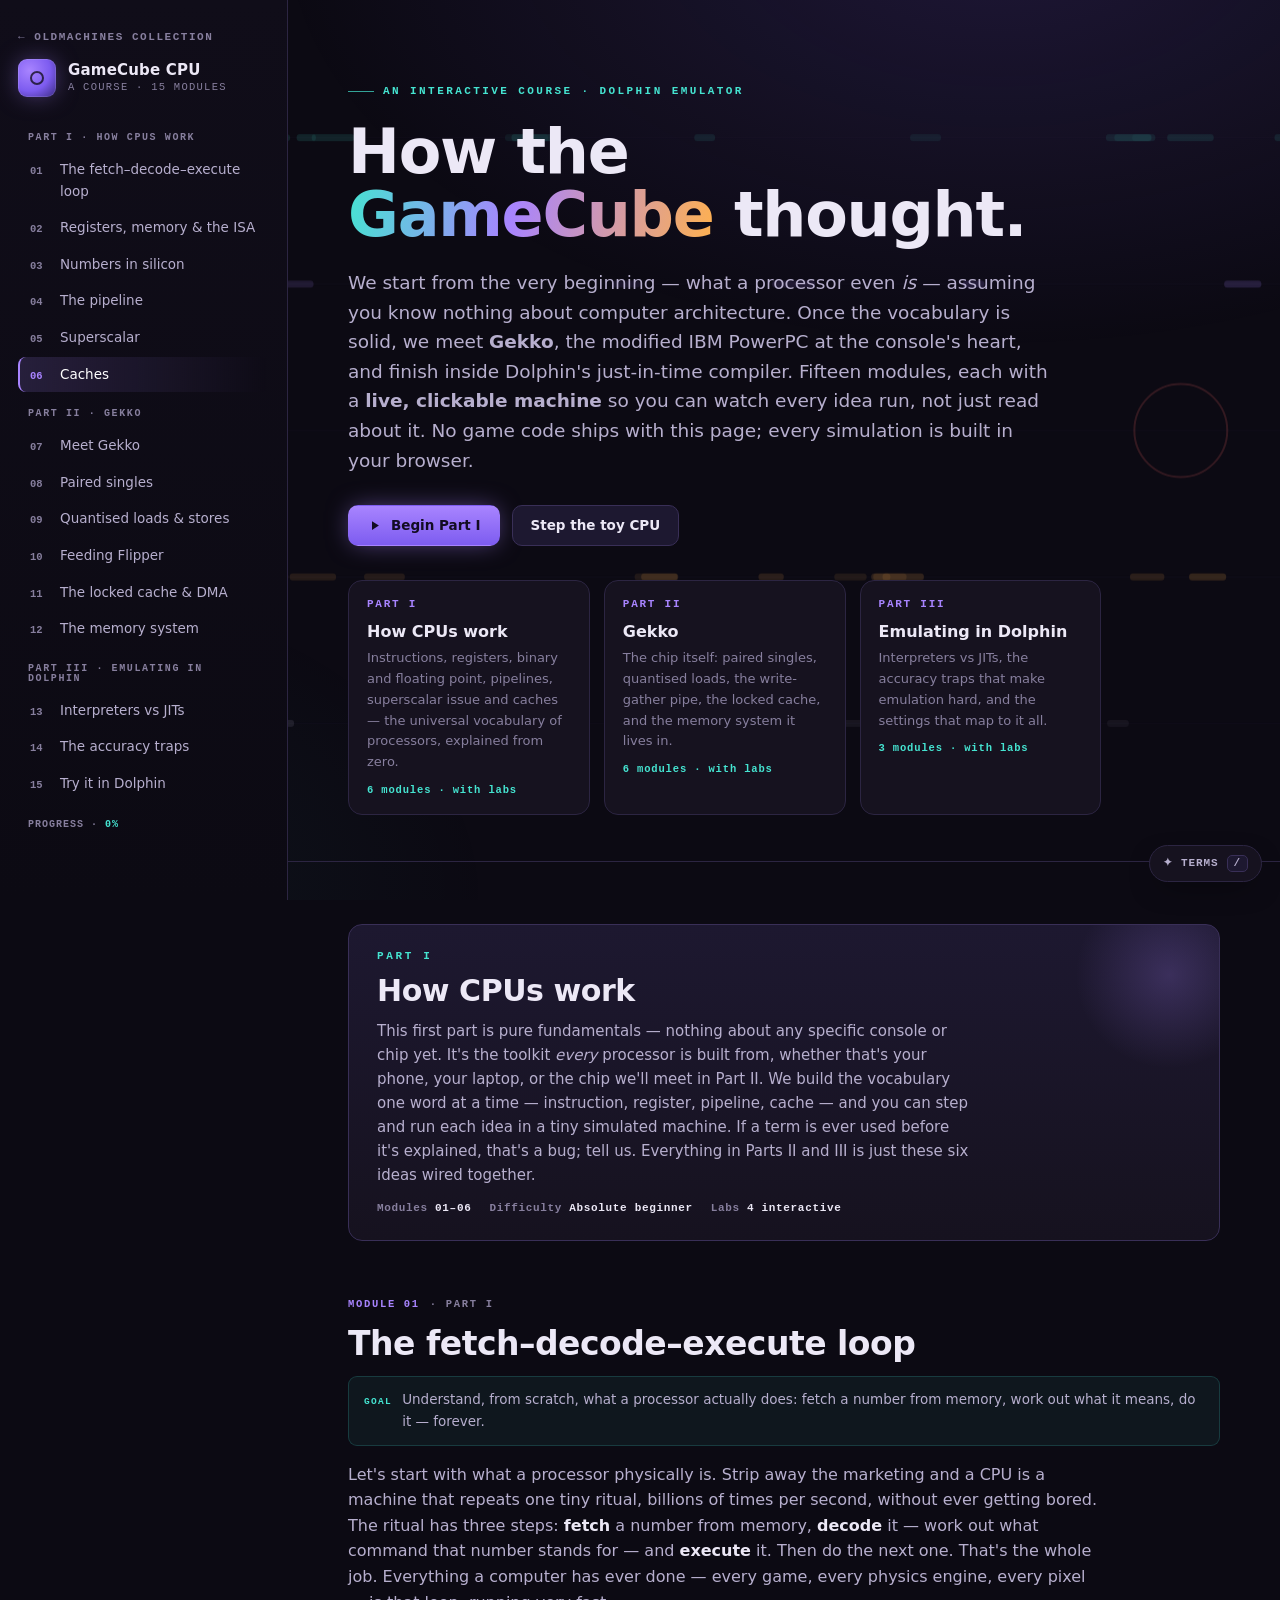
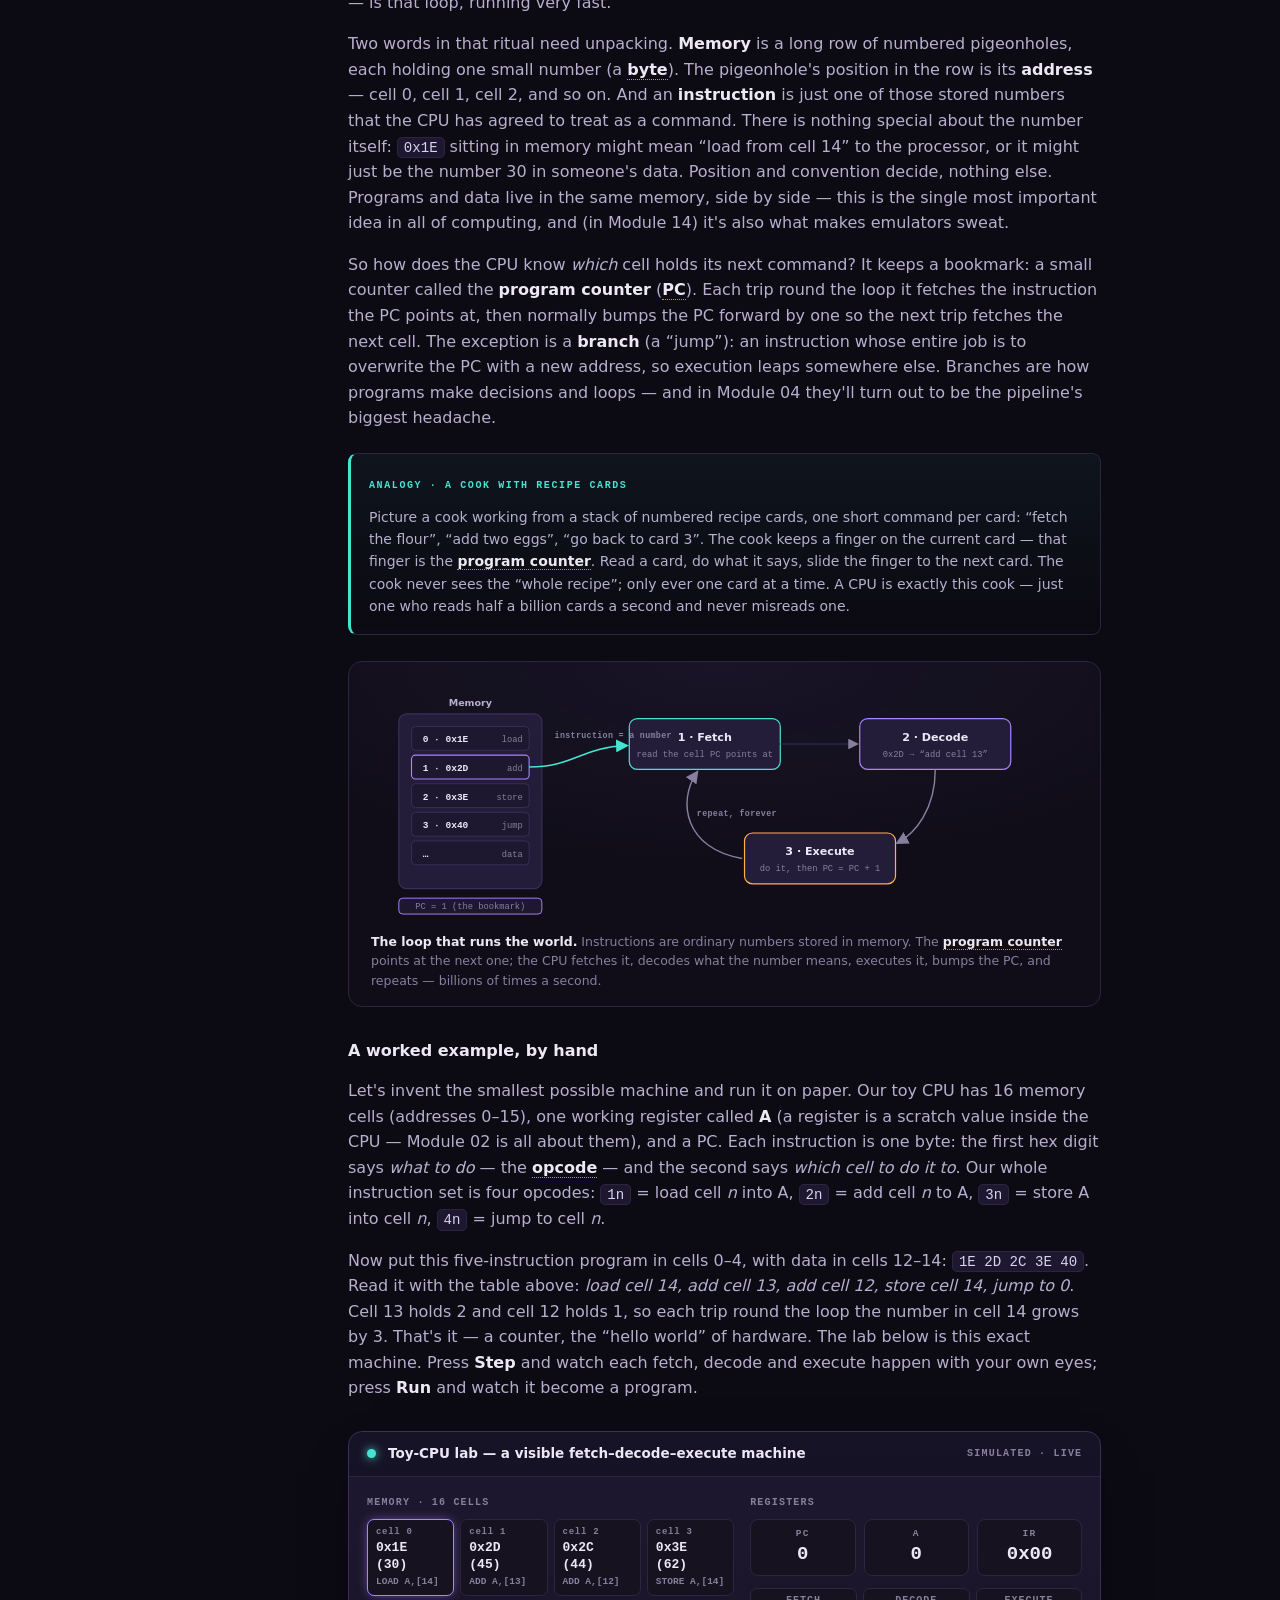
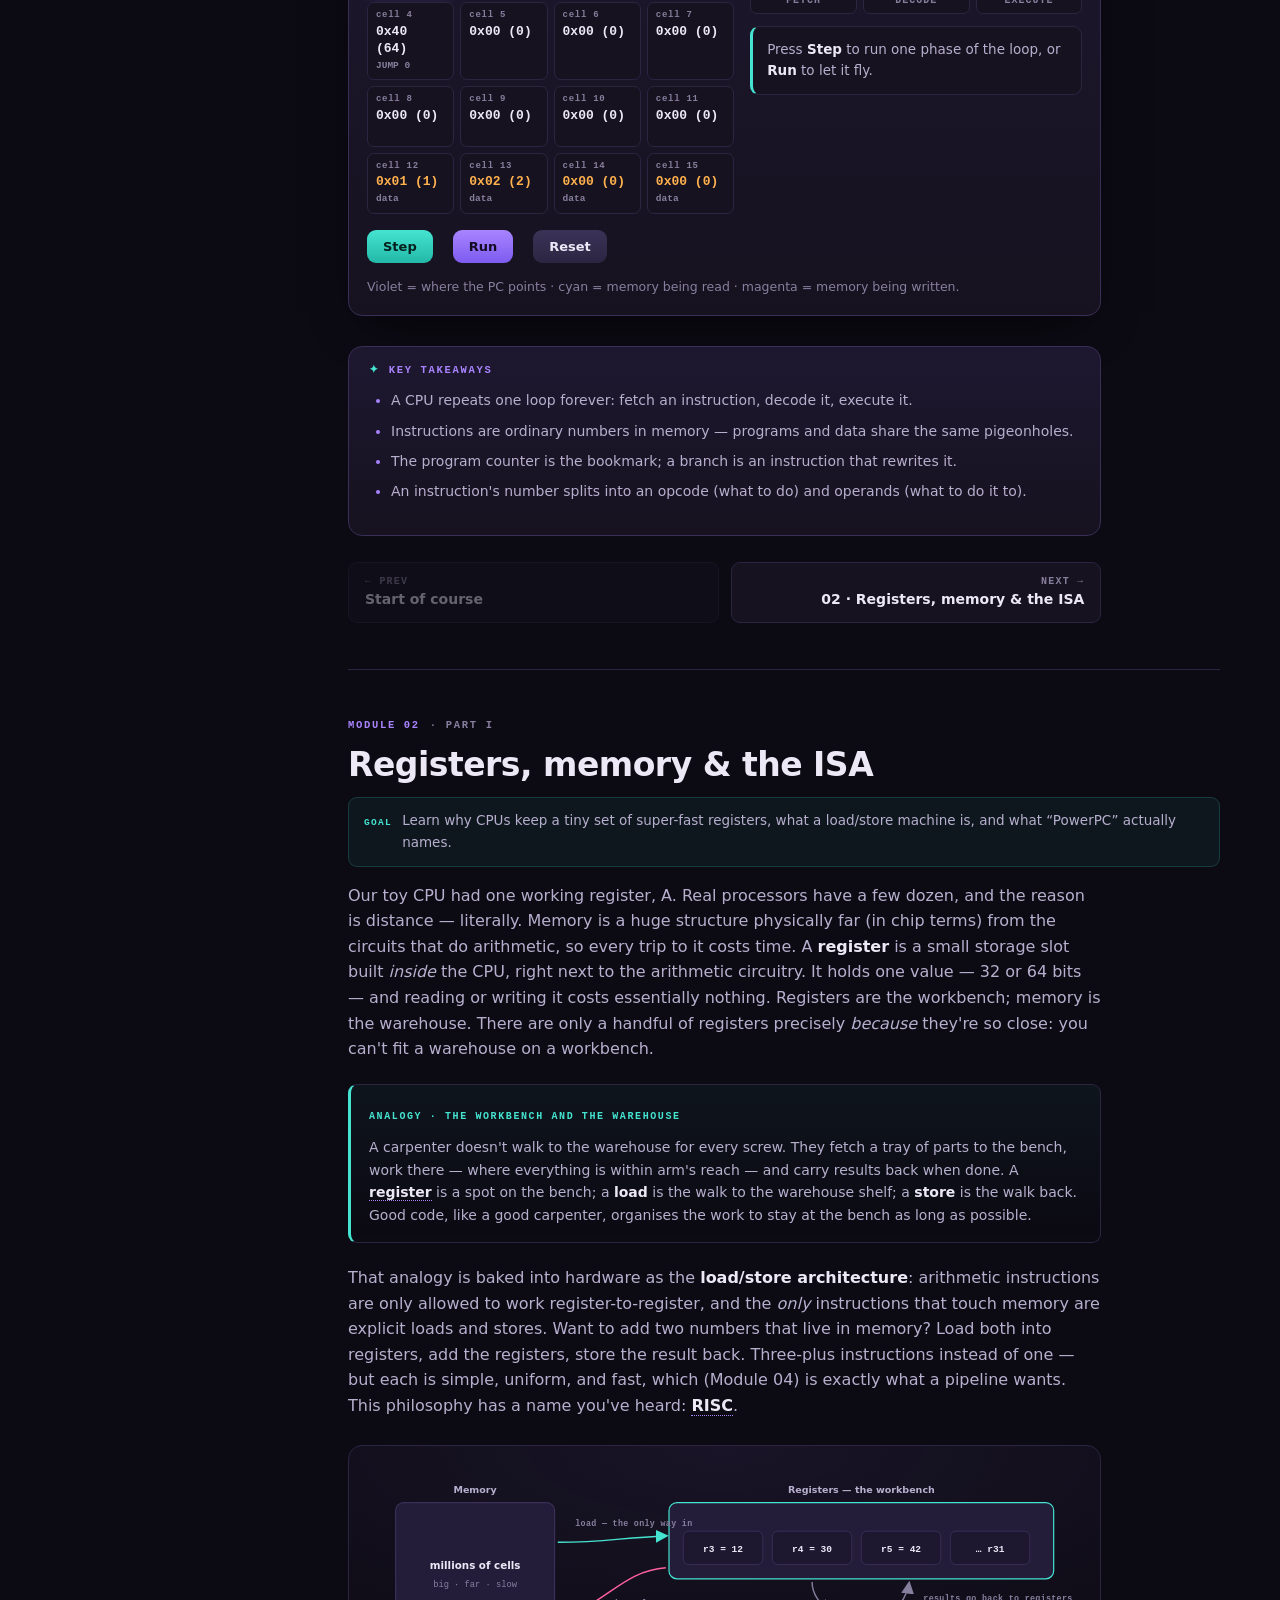
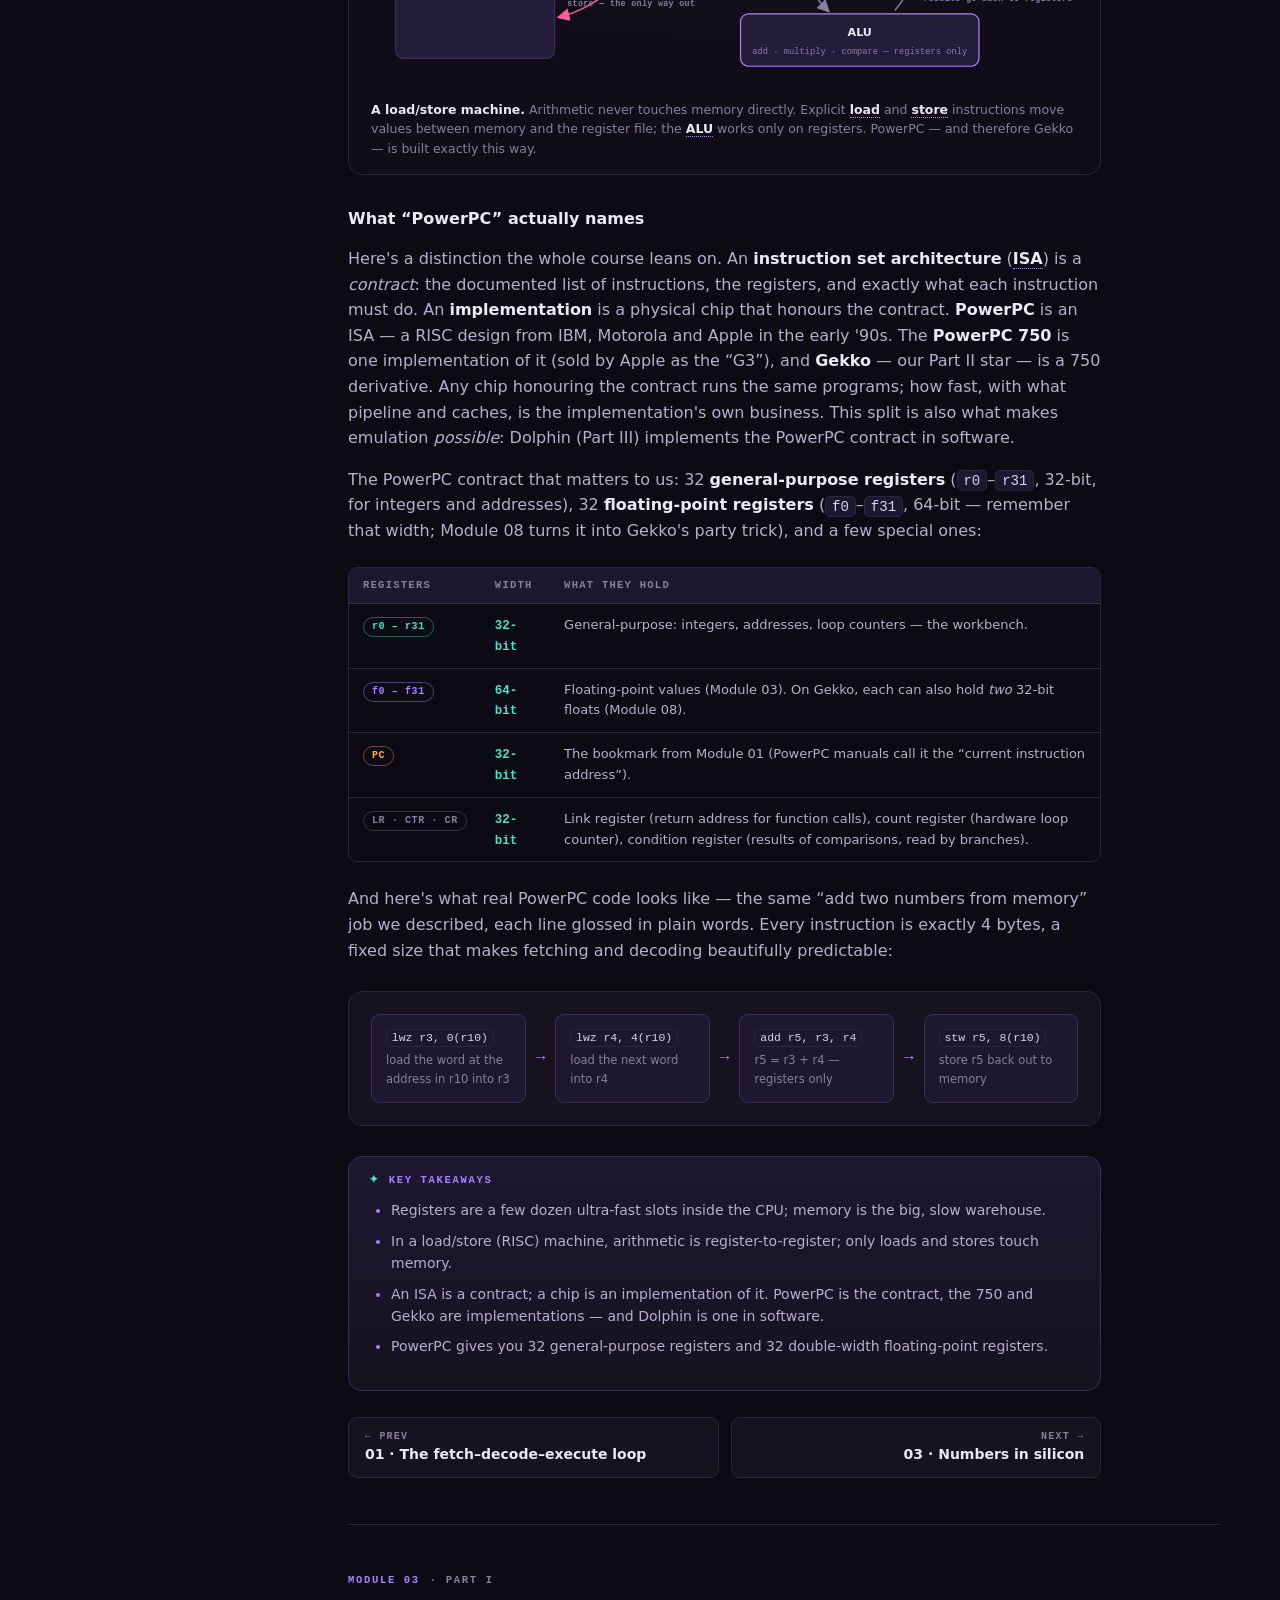
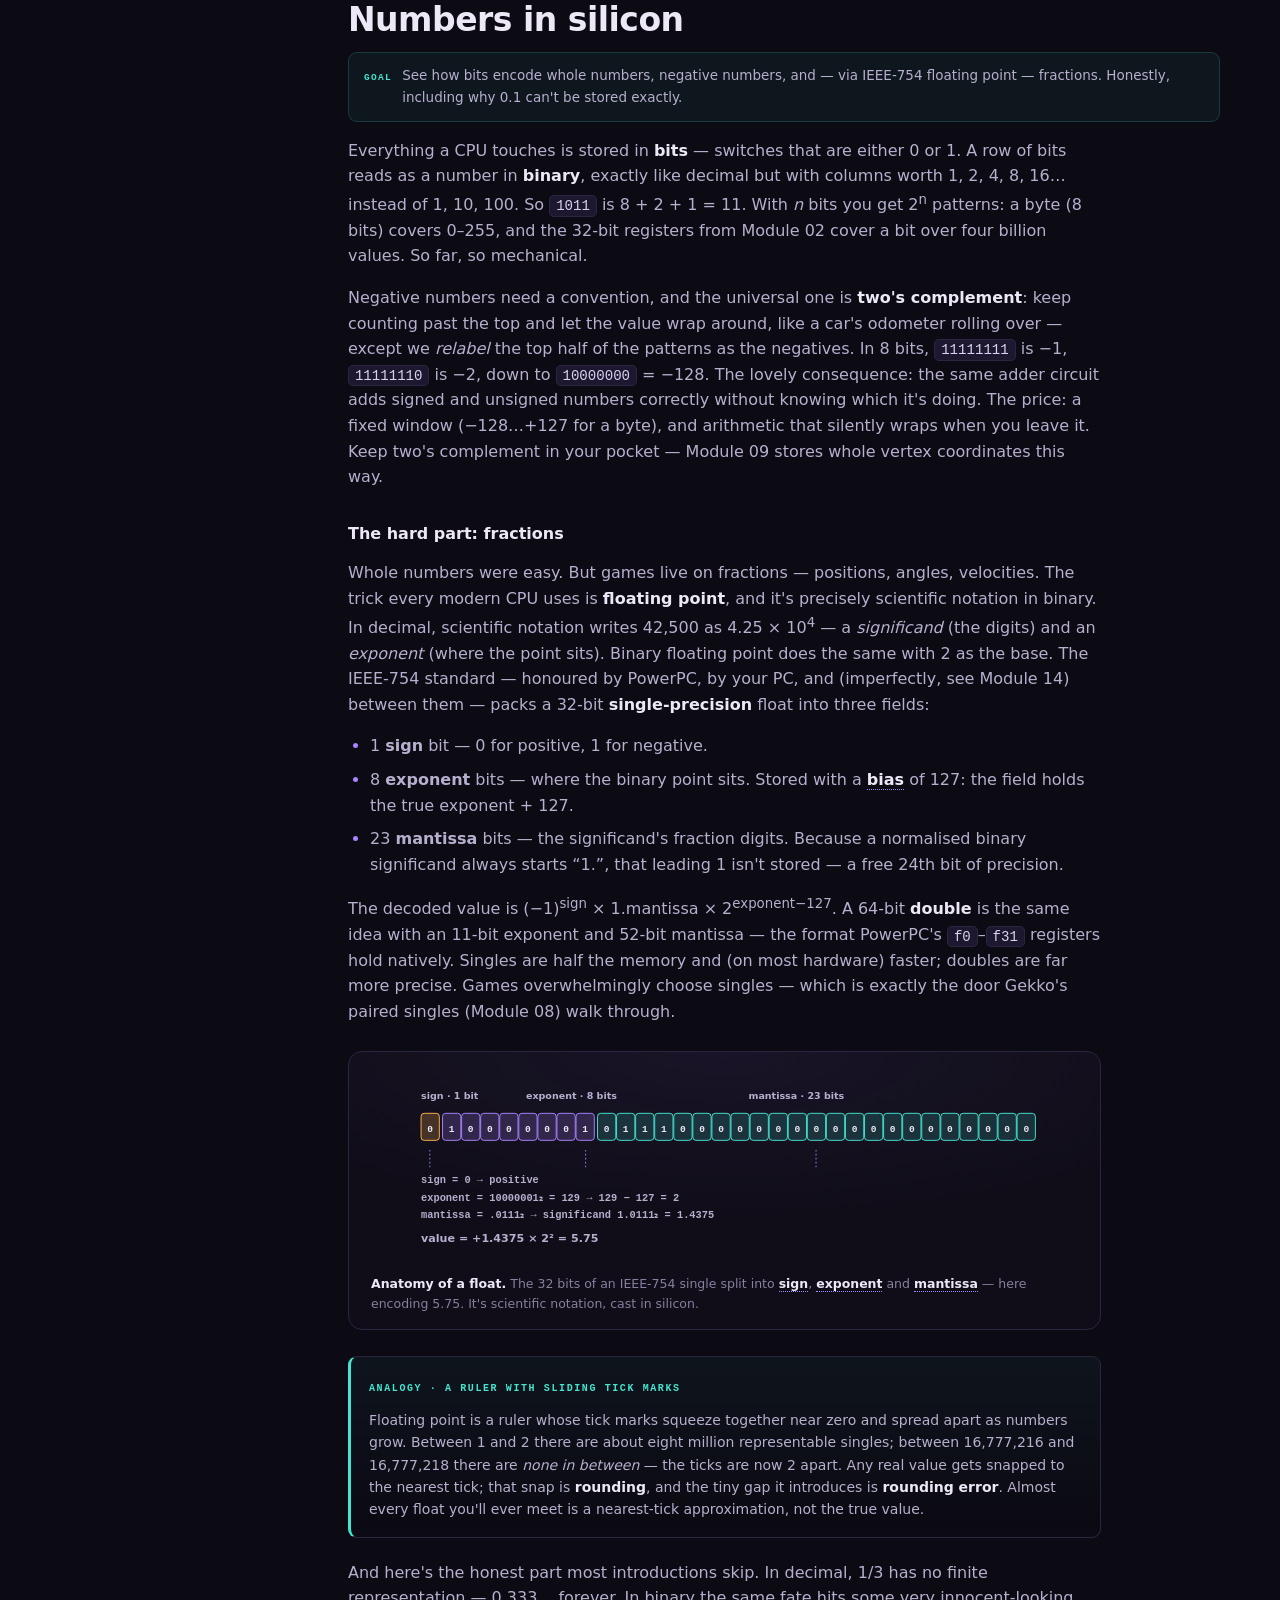
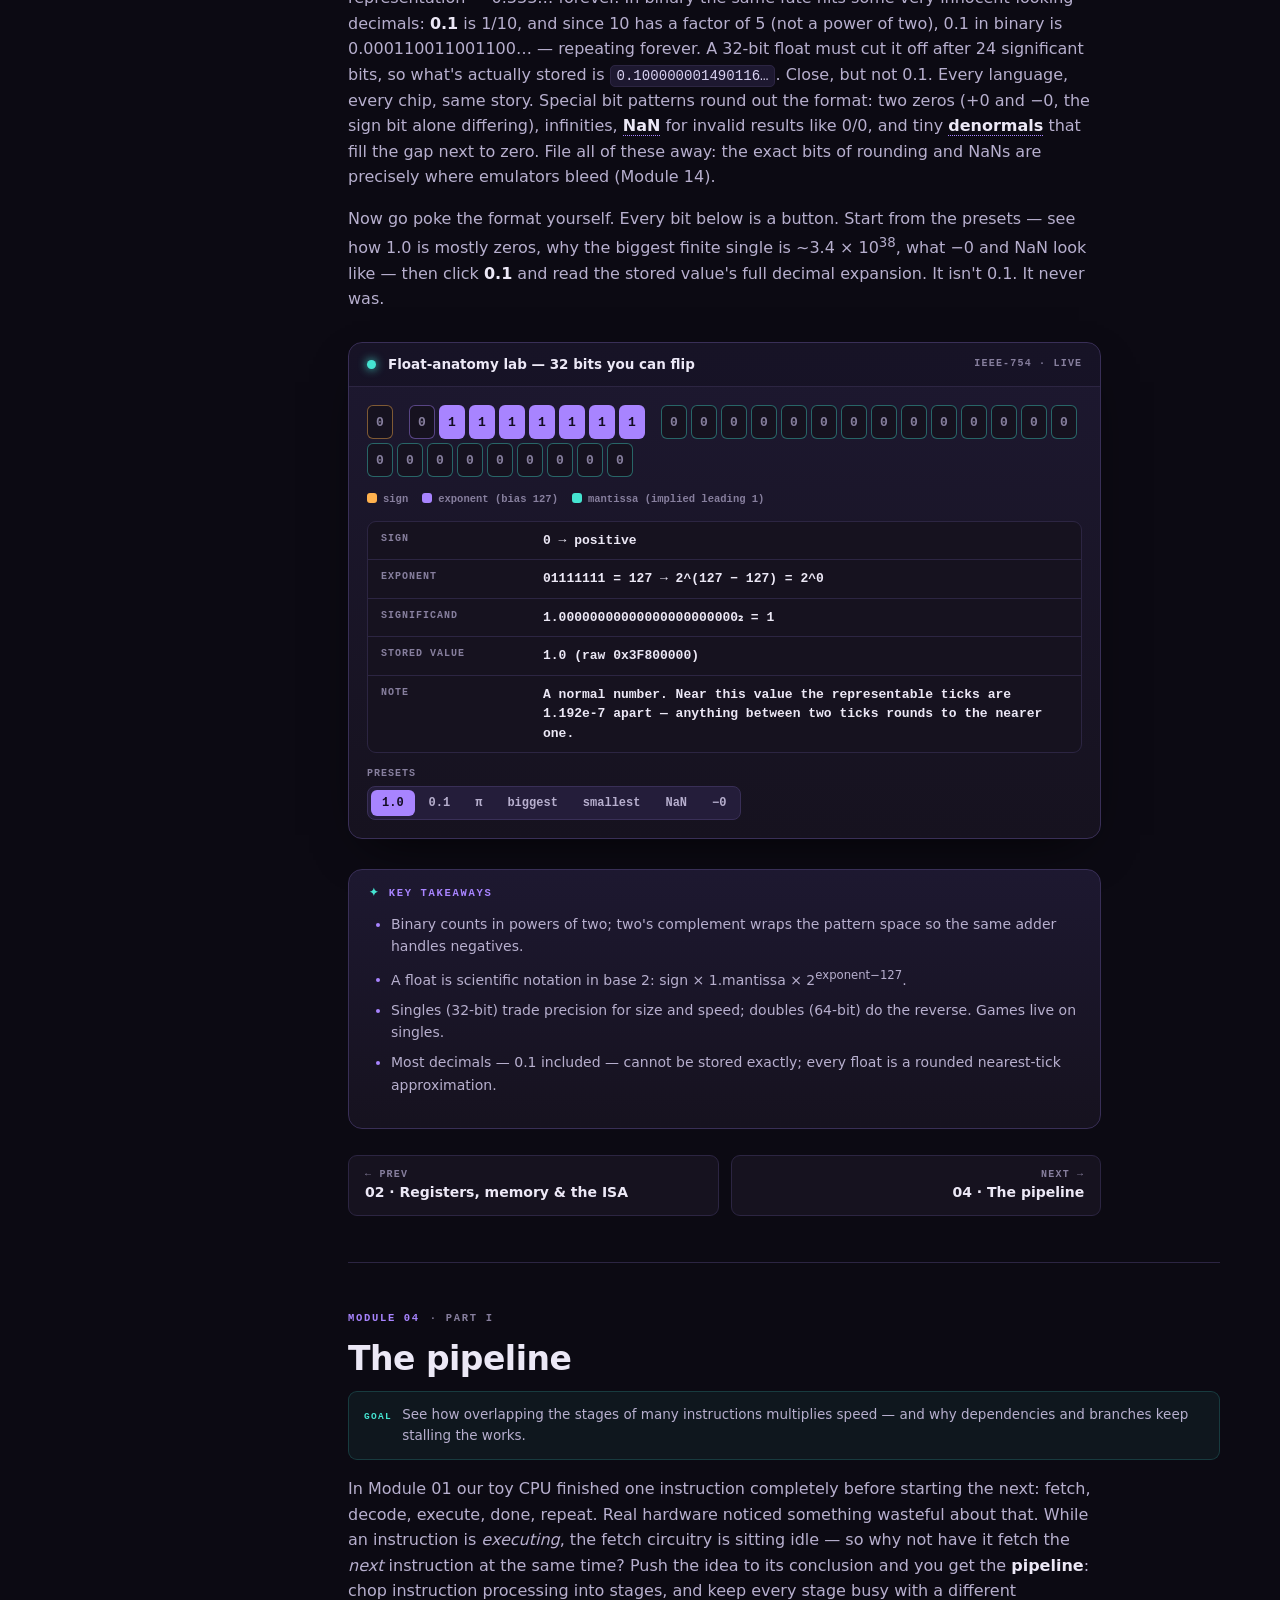
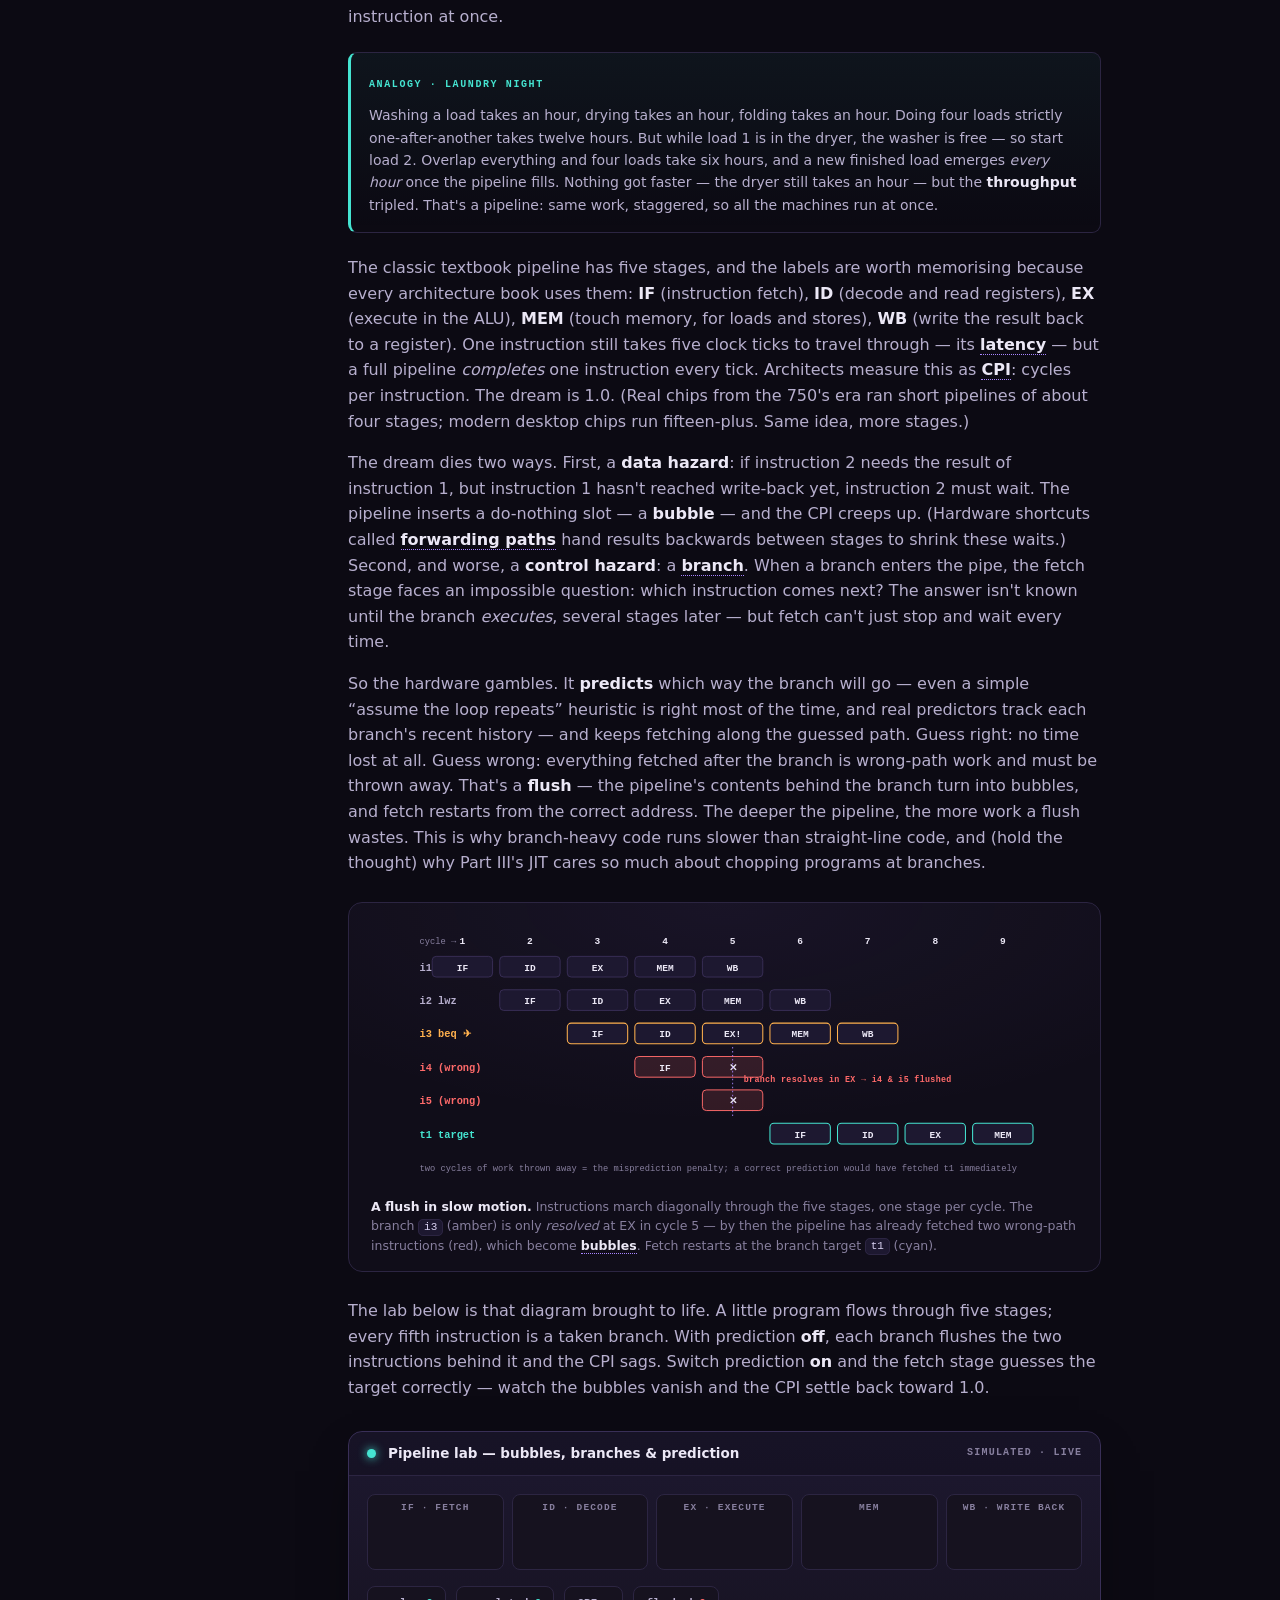
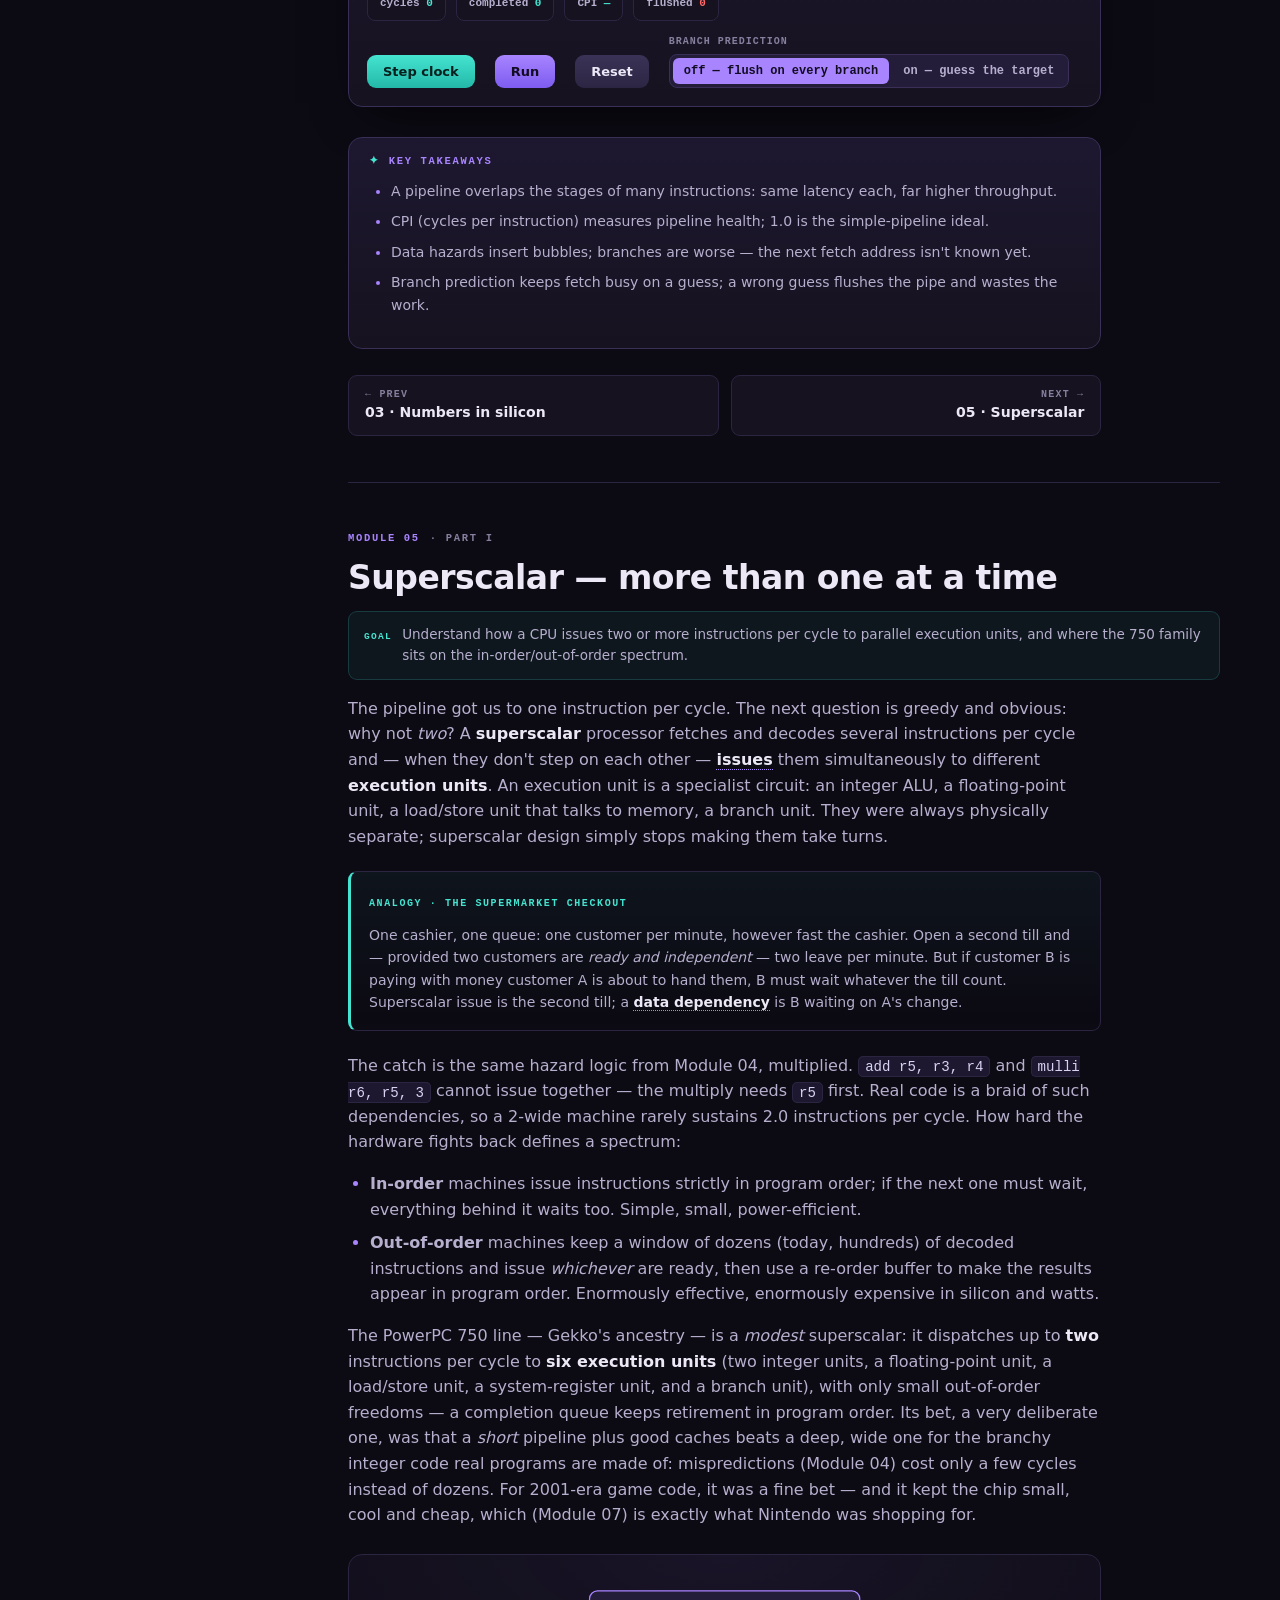
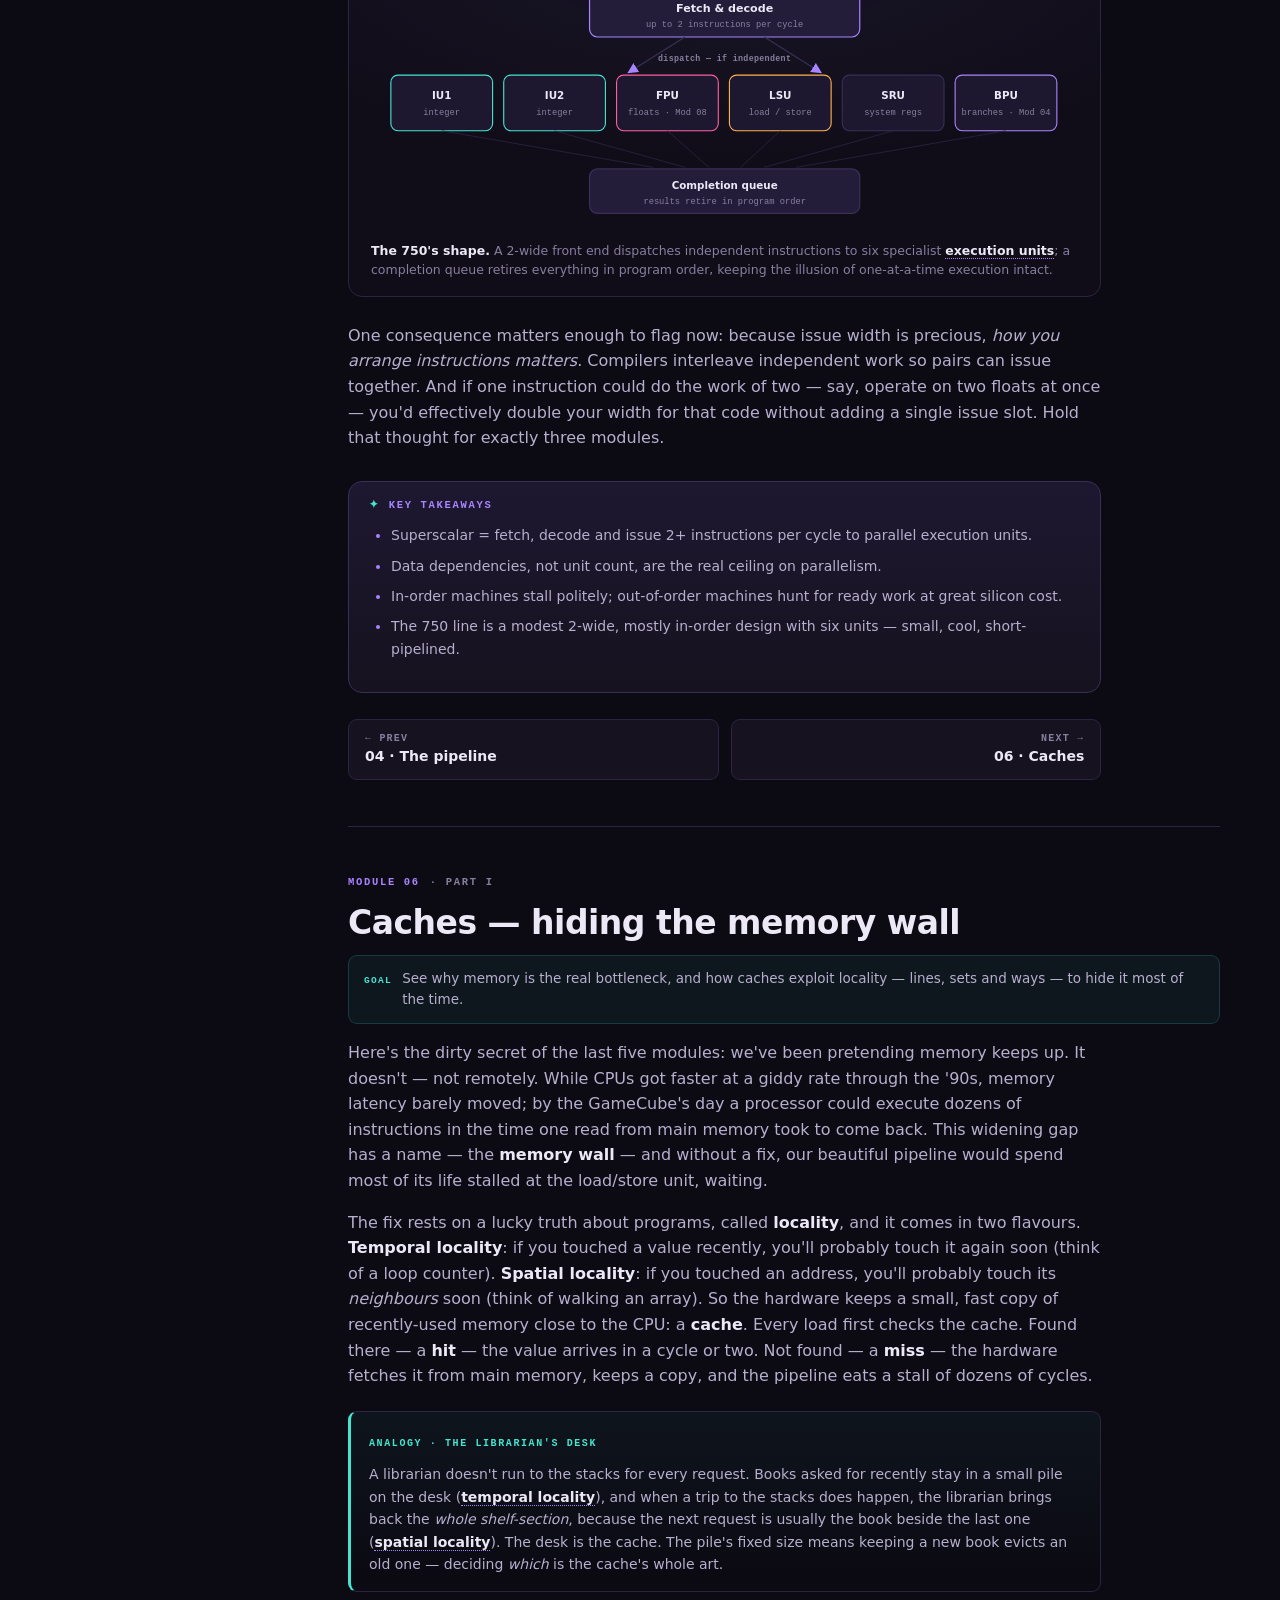
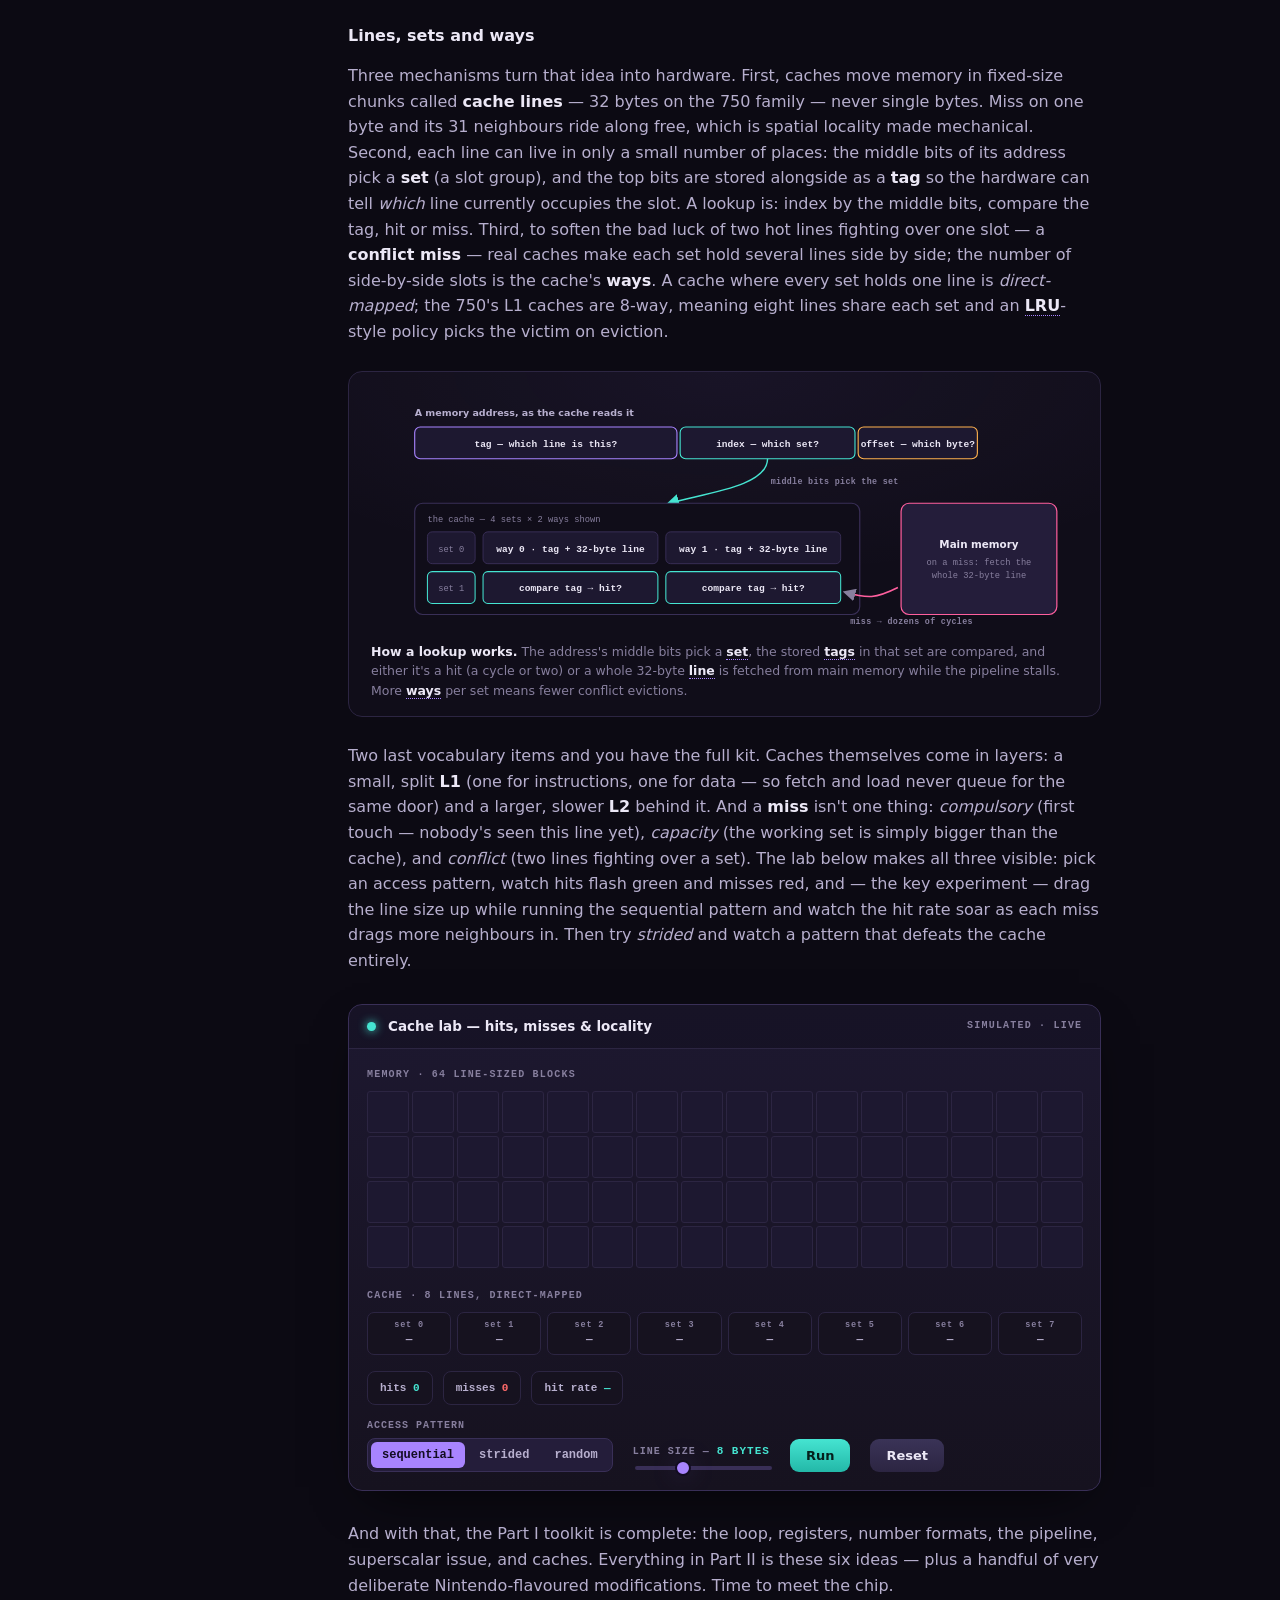
<file: cpu/index.html>
<!DOCTYPE html>
<html lang="en">
<head>
<meta charset="utf-8">
<meta name="viewport" content="width=device-width, initial-scale=1">
<title>GameCube CPU — a course on Gekko, paired singles &amp; JITs</title>
<link rel="icon" href="data:image/svg+xml,%3Csvg xmlns=%27http://www.w3.org/2000/svg%27 viewBox=%270 0 32 32%27%3E%3Crect width=%2732%27 height=%2732%27 rx=%278%27 fill=%27%237d5cf0%27/%3E%3Ccircle cx=%2716%27 cy=%2716%27 r=%276%27 fill=%27none%27 stroke=%27%230c0a13%27 stroke-width=%273%27/%3E%3C/svg%3E">
<meta name="description" content="A hands-on course in three parts: how a CPU works from absolute zero, what makes Nintendo's Gekko processor special — paired singles, quantised loads, the write-gather pipe, the locked cache — and how Dolphin turns PowerPC into your PC's own machine code. Every module has an interactive lab you can run in your browser.">
<link rel="stylesheet" href="styles.css">
</head>
<body>

<div class="progress" aria-hidden="true"><div class="fill" id="progress-fill"></div></div>
<button class="menu-btn" id="menu-btn" aria-label="Open contents">☰</button>
<div class="scrim" id="scrim"></div>

<div class="app">

  <!-- ================================================= SIDEBAR ============ -->
  <aside class="sidebar" id="sidebar">
    <a class="collection-link" href="https://oldmachines.github.io/">← oldmachines collection</a>
    <div class="brand">
      <div class="logo" aria-hidden="true"></div>
      <div>
        <h1>GameCube CPU</h1>
        <span class="sub">A course · 15 modules</span>
      </div>
    </div>

    <nav class="toc" aria-label="Course contents">
      <div class="toc-group">Part I · How CPUs work</div>
      <a href="#loop"><span class="n">01</span><span>The fetch–decode–execute loop</span></a>
      <a href="#registers"><span class="n">02</span><span>Registers, memory &amp; the ISA</span></a>
      <a href="#floats"><span class="n">03</span><span>Numbers in silicon</span></a>
      <a href="#pipeline"><span class="n">04</span><span>The pipeline</span></a>
      <a href="#superscalar"><span class="n">05</span><span>Superscalar</span></a>
      <a href="#caches"><span class="n">06</span><span>Caches</span></a>

      <div class="toc-group">Part II · Gekko</div>
      <a href="#gekko"><span class="n">07</span><span>Meet Gekko</span></a>
      <a href="#paired-singles"><span class="n">08</span><span>Paired singles</span></a>
      <a href="#quantised"><span class="n">09</span><span>Quantised loads &amp; stores</span></a>
      <a href="#write-gather"><span class="n">10</span><span>Feeding Flipper</span></a>
      <a href="#locked-cache"><span class="n">11</span><span>The locked cache &amp; DMA</span></a>
      <a href="#memory"><span class="n">12</span><span>The memory system</span></a>

      <div class="toc-group">Part III · Emulating in Dolphin</div>
      <a href="#jit"><span class="n">13</span><span>Interpreters vs JITs</span></a>
      <a href="#accuracy"><span class="n">14</span><span>The accuracy traps</span></a>
      <a href="#try"><span class="n">15</span><span>Try it in Dolphin</span></a>

      <div class="progress-note">Progress · <b id="pct">0%</b></div>
    </nav>
  </aside>

  <!-- ================================================= MAIN =============== -->
  <main class="main">

    <!-- ------------------------------------------------ HERO -------------- -->
    <header class="hero">
      <canvas id="hero-pipe" aria-hidden="true"></canvas>
      <div class="wrap">
        <div class="inner">
          <span class="eyebrow">An interactive course · Dolphin emulator</span>
          <h2>How the <span class="grad">GameCube</span> thought.</h2>
          <p class="lede">
            We start from the very beginning — what a processor even
            <em>is</em> — assuming you know nothing about computer architecture.
            Once the vocabulary is solid, we meet <strong>Gekko</strong>, the
            modified IBM PowerPC at the console's heart, and finish inside
            Dolphin's just-in-time compiler. Fifteen modules, each with a
            <strong>live, clickable machine</strong> so you can watch every idea
            run, not just read about it. No game code ships with this page;
            every simulation is built in your browser.
          </p>
          <div class="cta-row">
            <a class="btn primary" href="#loop">
              <svg viewBox="0 0 24 24" fill="currentColor"><path d="M8 5v14l11-7z"/></svg>
              Begin Part I
            </a>
            <a class="btn" href="#lab-toycpu">Step the toy CPU</a>
          </div>

          <div class="arc-cards">
            <a class="arc" href="#part-1">
              <div class="an">PART I</div>
              <h4>How CPUs work</h4>
              <p>Instructions, registers, binary and floating point, pipelines, superscalar issue and caches — the universal vocabulary of processors, explained from zero.</p>
              <div class="cnt">6 modules · with labs</div>
            </a>
            <a class="arc" href="#part-2">
              <div class="an">PART II</div>
              <h4>Gekko</h4>
              <p>The chip itself: paired singles, quantised loads, the write-gather pipe, the locked cache, and the memory system it lives in.</p>
              <div class="cnt">6 modules · with labs</div>
            </a>
            <a class="arc" href="#part-3">
              <div class="an">PART III</div>
              <h4>Emulating in Dolphin</h4>
              <p>Interpreters vs JITs, the accuracy traps that make emulation hard, and the settings that map to it all.</p>
              <div class="cnt">3 modules · with labs</div>
            </a>
          </div>
        </div>
      </div>
    </header>

    <div class="wrap">

      <!-- ============================================ PART I ============== -->
      <section class="part" id="part-1">
        <div class="part-inner">
          <div class="kicker">Part I</div>
          <h3>How CPUs work</h3>
          <p>
            This first part is pure fundamentals — nothing about any specific
            console or chip yet. It's the toolkit <em>every</em> processor is
            built from, whether that's your phone, your laptop, or the chip
            we'll meet in Part II. We build the vocabulary one word at a time —
            instruction, register, pipeline, cache — and you can step and run
            each idea in a tiny simulated machine. If a term is ever used
            before it's explained, that's a bug; tell us. Everything in Parts
            II and III is just these six ideas wired together.
          </p>
          <div class="part-meta"><span>Modules <b>01–06</b></span><span>Difficulty <b>Absolute beginner</b></span><span>Labs <b>4 interactive</b></span></div>
        </div>
      </section>

      <!-- --- Module 01 --- -->
      <section class="doc" id="loop">
        <div class="mod-head">
          <span class="eye">Module 01 <span class="part-tag">· Part I</span></span>
          <h3>The fetch–decode–execute loop</h3>
          <div class="objective"><span class="lbl">Goal</span><span class="txt">Understand, from scratch, what a processor actually does: fetch a number from memory, work out what it means, do it — forever.</span></div>
        </div>
        <div class="prose">
          <p>
            Let's start with what a processor physically is. Strip away the
            marketing and a CPU is a machine that repeats one tiny ritual,
            billions of times per second, without ever getting bored. The
            ritual has three steps: <strong>fetch</strong> a number from
            memory, <strong>decode</strong> it — work out what command that
            number stands for — and <strong>execute</strong> it. Then do the
            next one. That's the whole job. Everything a computer has ever done
            — every game, every physics engine, every pixel — is that loop,
            running very fast.
          </p>
          <p>
            Two words in that ritual need unpacking. <strong>Memory</strong> is
            a long row of numbered pigeonholes, each holding one small number (a
            <span class="term" data-tip="Eight bits — the smallest chunk of memory a CPU normally addresses. One byte holds a number from 0 to 255.">byte</span>).
            The pigeonhole's position in the row is its
            <strong>address</strong> — cell 0, cell 1, cell 2, and so on. And an
            <strong>instruction</strong> is just one of those stored numbers
            that the CPU has agreed to treat as a command. There is nothing
            special about the number itself: <code>0x1E</code> sitting in memory
            might mean &ldquo;load from cell 14&rdquo; to the processor, or it
            might just be the number 30 in someone's data. Position and
            convention decide, nothing else. Programs and data live in the same
            memory, side by side — this is the single most important idea in
            all of computing, and (in Module 14) it's also what makes emulators
            sweat.
          </p>
          <p>
            So how does the CPU know <em>which</em> cell holds its next
            command? It keeps a bookmark: a small counter called the
            <strong>program counter</strong> (<span class="term" data-tip="The register holding the memory address of the next instruction to run. It normally steps forward one instruction at a time; a branch rewrites it.">PC</span>).
            Each trip round the loop it fetches the instruction the PC points
            at, then normally bumps the PC forward by one so the next trip
            fetches the next cell. The exception is a <strong>branch</strong> (a
            &ldquo;jump&rdquo;): an instruction whose entire job is to
            overwrite the PC with a new address, so execution leaps somewhere
            else. Branches are how programs make decisions and loops — and in
            Module 04 they'll turn out to be the pipeline's biggest headache.
          </p>

          <div class="analogy">
            <span class="lbl">Analogy · A cook with recipe cards</span>
            <p>
              Picture a cook working from a stack of numbered recipe cards, one
              short command per card: &ldquo;fetch the flour&rdquo;, &ldquo;add
              two eggs&rdquo;, &ldquo;go back to card 3&rdquo;. The cook keeps a
              finger on the current card — that finger is the
              <span class="term" data-tip="The register holding the address of the next instruction — the CPU's bookmark into memory.">program counter</span>.
              Read a card, do what it says, slide the finger to the next card.
              The cook never sees the &ldquo;whole recipe&rdquo;; only ever one
              card at a time. A CPU is exactly this cook — just one who reads
              half a billion cards a second and never misreads one.
            </p>
          </div>

          <figure class="figure">
            <svg viewBox="0 0 900 300" role="img" aria-label="The fetch, decode, execute cycle reading instructions from memory">
              <defs><marker id="m1a" markerWidth="9" markerHeight="9" refX="7" refY="4.5" orient="auto"><path d="M0 0 L9 4.5 L0 9 z" fill="#877f9e"/></marker><marker id="m1c" markerWidth="9" markerHeight="9" refX="7" refY="4.5" orient="auto"><path d="M0 0 L9 4.5 L0 9 z" fill="#45e4d1"/></marker><marker id="m1v" markerWidth="9" markerHeight="9" refX="7" refY="4.5" orient="auto"><path d="M0 0 L9 4.5 L0 9 z" fill="#a884ff"/></marker></defs>
              <!-- memory column -->
              <rect x="40" y="40" width="180" height="220" rx="10" class="d-fill-panel2 d-stroke-line" stroke-width="1.5"/>
              <text x="130" y="30" text-anchor="middle" class="d-tag">Memory</text>
              <rect x="56" y="56"  width="148" height="30" rx="5" class="d-cell"/><text x="70" y="76" class="d-num">0 · 0x1E</text><text x="196" y="76" text-anchor="end" class="d-sub">load</text>
              <rect x="56" y="92"  width="148" height="30" rx="5" class="d-fill-panel d-violet-s" stroke-width="1.4"/><text x="70" y="112" class="d-num">1 · 0x2D</text><text x="196" y="112" text-anchor="end" class="d-sub">add</text>
              <rect x="56" y="128" width="148" height="30" rx="5" class="d-cell"/><text x="70" y="148" class="d-num">2 · 0x3E</text><text x="196" y="148" text-anchor="end" class="d-sub">store</text>
              <rect x="56" y="164" width="148" height="30" rx="5" class="d-cell"/><text x="70" y="184" class="d-num">3 · 0x40</text><text x="196" y="184" text-anchor="end" class="d-sub">jump</text>
              <rect x="56" y="200" width="148" height="30" rx="5" class="d-cell"/><text x="70" y="220" class="d-num">…</text><text x="196" y="220" text-anchor="end" class="d-sub">data</text>
              <!-- PC -->
              <rect x="40" y="272" width="180" height="20" rx="5" class="d-fill-panel d-violet-s" stroke-width="1.2"/>
              <text x="130" y="286" text-anchor="middle" class="d-sub d-violet">PC = 1  (the bookmark)</text>
              <!-- cycle boxes -->
              <rect x="330" y="46" width="190" height="64" rx="10" class="d-fill-panel2 d-cyan-s" stroke-width="1.5"/>
              <text x="425" y="74" text-anchor="middle" class="d-label" style="font-size:14px">1 · Fetch</text>
              <text x="425" y="94" text-anchor="middle" class="d-sub">read the cell PC points at</text>
              <rect x="620" y="46" width="190" height="64" rx="10" class="d-fill-panel2 d-violet-s" stroke-width="1.5"/>
              <text x="715" y="74" text-anchor="middle" class="d-label" style="font-size:14px">2 · Decode</text>
              <text x="715" y="94" text-anchor="middle" class="d-sub">0x2D → &ldquo;add cell 13&rdquo;</text>
              <rect x="475" y="190" width="190" height="64" rx="10" class="d-fill-panel2 d-amber-s" stroke-width="1.5"/>
              <text x="570" y="218" text-anchor="middle" class="d-label" style="font-size:14px">3 · Execute</text>
              <text x="570" y="238" text-anchor="middle" class="d-sub">do it, then PC = PC + 1</text>
              <!-- arrows around the cycle -->
              <line x1="520" y1="78" x2="616" y2="78" class="d-axis" stroke-width="1.8" marker-end="url(#m1a)"/>
              <path d="M 715 110 C 715 160, 690 190, 668 202" fill="none" stroke="#877f9e" stroke-width="1.8" marker-end="url(#m1a)"/>
              <path d="M 472 222 C 400 210, 390 150, 415 114" fill="none" stroke="#877f9e" stroke-width="1.8" marker-end="url(#m1a)"/>
              <text x="415" y="168" class="d-flow">repeat, forever</text>
              <!-- memory to fetch -->
              <path d="M 204 107 C 260 107, 270 82, 326 80" fill="none" stroke="#45e4d1" stroke-width="1.8" marker-end="url(#m1c)"/>
              <text x="236" y="70" class="d-flow d-cyan">instruction = a number</text>
            </svg>
            <figcaption class="fig-cap"><strong>The loop that runs the world.</strong> Instructions are ordinary numbers stored in memory. The <span class="term" data-tip="The register holding the address of the next instruction to run.">program counter</span> points at the next one; the CPU fetches it, decodes what the number means, executes it, bumps the PC, and repeats — billions of times a second.</figcaption>
          </figure>

          <h4>A worked example, by hand</h4>
          <p>
            Let's invent the smallest possible machine and run it on paper. Our
            toy CPU has 16 memory cells (addresses 0–15), one working register
            called <strong>A</strong> (a register is a scratch value inside the
            CPU — Module 02 is all about them), and a PC. Each instruction is
            one byte: the first hex digit says <em>what to do</em> — the
            <span class="term" data-tip="The part of an instruction's number that names the operation — 'load', 'add', 'store', 'jump'. The rest of the bits are its operands.">opcode</span>
            — and the second says <em>which cell to do it to</em>. Our whole
            instruction set is four opcodes: <code>1n</code>&nbsp;=&nbsp;load
            cell&nbsp;<em>n</em> into A, <code>2n</code>&nbsp;=&nbsp;add
            cell&nbsp;<em>n</em> to A, <code>3n</code>&nbsp;=&nbsp;store A into
            cell&nbsp;<em>n</em>, <code>4n</code>&nbsp;=&nbsp;jump to
            cell&nbsp;<em>n</em>.
          </p>
          <p>
            Now put this five-instruction program in cells 0–4, with data in
            cells 12–14: <code>1E&nbsp;2D&nbsp;2C&nbsp;3E&nbsp;40</code>. Read
            it with the table above: <em>load cell 14, add cell 13, add cell
            12, store cell 14, jump to 0</em>. Cell 13 holds 2 and cell 12
            holds 1, so each trip round the loop the number in cell 14 grows by
            3. That's it — a counter, the &ldquo;hello world&rdquo; of
            hardware. The lab below is this exact machine. Press
            <strong>Step</strong> and watch each fetch, decode and execute
            happen with your own eyes; press <strong>Run</strong> and watch it
            become a program.
          </p>

          <div class="lab" id="lab-toycpu">
            <div class="lab-head"><span class="dot"></span><span class="title">Toy-CPU lab — a visible fetch–decode–execute machine</span><span class="badge">simulated · live</span></div>
            <div class="lab-body">
              <div class="tc-cols">
                <div>
                  <div class="lab-sub" style="margin-bottom:8px">Memory · 16 cells</div>
                  <div class="tc-mem" data-tc-mem aria-label="Toy CPU memory cells"></div>
                </div>
                <div>
                  <div class="lab-sub" style="margin-bottom:8px">Registers</div>
                  <div class="tc-regs" data-tc-regs></div>
                  <div class="tc-phase" data-tc-phase aria-hidden="true">
                    <span data-phase="fetch">Fetch</span><span data-phase="decode">Decode</span><span data-phase="execute">Execute</span>
                  </div>
                  <div class="tc-narrate" data-tc-narrate aria-live="polite">Press <b>Step</b> to run one phase of the loop, or <b>Run</b> to let it fly.</div>
                </div>
              </div>
              <div class="controls">
                <button class="play-btn" data-tc-step>Step</button>
                <button class="play-btn" data-tc-run style="background:linear-gradient(180deg,#a884ff,#7d5cf0);color:#120c22">Run</button>
                <button class="play-btn" data-tc-reset style="background:linear-gradient(180deg,#3a3357,#2c2542);color:var(--ink)">Reset</button>
                <span style="font-size:12.5px;color:var(--muted)">Violet = where the PC points · cyan = memory being read · magenta = memory being written.</span>
              </div>
            </div>
          </div>

          <div class="takeaway">
            <div class="th">Key takeaways</div>
            <ul>
              <li>A CPU repeats one loop forever: fetch an instruction, decode it, execute it.</li>
              <li>Instructions are ordinary numbers in memory — programs and data share the same pigeonholes.</li>
              <li>The program counter is the bookmark; a branch is an instruction that rewrites it.</li>
              <li>An instruction's number splits into an opcode (what to do) and operands (what to do it to).</li>
            </ul>
          </div>

          <div class="mod-nav">
            <a class="disabled" aria-disabled="true"><span class="dir">← Prev</span><span class="ttl">Start of course</span></a>
            <a class="next" href="#registers"><span class="dir">Next →</span><span class="ttl">02 · Registers, memory &amp; the ISA</span></a>
          </div>
        </div>
      </section>

      <!-- --- Module 02 --- -->
      <section class="doc" id="registers">
        <div class="mod-head">
          <span class="eye">Module 02 <span class="part-tag">· Part I</span></span>
          <h3>Registers, memory &amp; the ISA</h3>
          <div class="objective"><span class="lbl">Goal</span><span class="txt">Learn why CPUs keep a tiny set of super-fast registers, what a load/store machine is, and what &ldquo;PowerPC&rdquo; actually names.</span></div>
        </div>
        <div class="prose">
          <p>
            Our toy CPU had one working register, A. Real processors have a few
            dozen, and the reason is distance — literally. Memory is a huge
            structure physically far (in chip terms) from the circuits that do
            arithmetic, so every trip to it costs time. A
            <strong>register</strong> is a small storage slot built
            <em>inside</em> the CPU, right next to the arithmetic circuitry. It
            holds one value — 32 or 64 bits — and reading or writing it costs
            essentially nothing. Registers are the workbench; memory is the
            warehouse. There are only a handful of registers precisely
            <em>because</em> they're so close: you can't fit a warehouse on a
            workbench.
          </p>

          <div class="analogy">
            <span class="lbl">Analogy · The workbench and the warehouse</span>
            <p>
              A carpenter doesn't walk to the warehouse for every screw. They
              fetch a tray of parts to the bench, work there — where everything
              is within arm's reach — and carry results back when done. A
              <span class="term" data-tip="A small, ultra-fast storage slot inside the CPU itself. Arithmetic happens between registers, not directly on memory.">register</span>
              is a spot on the bench; a <strong>load</strong> is the walk to the
              warehouse shelf; a <strong>store</strong> is the walk back. Good
              code, like a good carpenter, organises the work to stay at the
              bench as long as possible.
            </p>
          </div>

          <p>
            That analogy is baked into hardware as the <strong>load/store
            architecture</strong>: arithmetic instructions are only allowed to
            work register-to-register, and the <em>only</em> instructions that
            touch memory are explicit loads and stores. Want to add two numbers
            that live in memory? Load both into registers, add the registers,
            store the result back. Three-plus instructions instead of one — but
            each is simple, uniform, and fast, which (Module 04) is exactly
            what a pipeline wants. This philosophy has a name you've heard:
            <span class="term" data-tip="Reduced Instruction Set Computer — a design style with simple, uniform, register-to-register instructions and explicit loads/stores. PowerPC is a RISC family.">RISC</span>.
          </p>

          <figure class="figure">
            <svg viewBox="0 0 900 280" role="img" aria-label="A load/store machine: memory feeds registers, arithmetic happens only between registers">
              <defs><marker id="m2a" markerWidth="9" markerHeight="9" refX="7" refY="4.5" orient="auto"><path d="M0 0 L9 4.5 L0 9 z" fill="#877f9e"/></marker><marker id="m2c" markerWidth="9" markerHeight="9" refX="7" refY="4.5" orient="auto"><path d="M0 0 L9 4.5 L0 9 z" fill="#45e4d1"/></marker><marker id="m2m" markerWidth="9" markerHeight="9" refX="7" refY="4.5" orient="auto"><path d="M0 0 L9 4.5 L0 9 z" fill="#ff5f9e"/></marker></defs>
              <rect x="36" y="46" width="200" height="196" rx="10" class="d-fill-panel2 d-stroke-line" stroke-width="1.5"/>
              <text x="136" y="34" text-anchor="middle" class="d-tag">Memory</text>
              <text x="136" y="130" text-anchor="middle" class="d-label" style="font-size:13px">millions of cells</text>
              <text x="136" y="152" text-anchor="middle" class="d-sub">big · far · slow</text>
              <rect x="380" y="46" width="484" height="96" rx="10" class="d-fill-panel2 d-cyan-s" stroke-width="1.5"/>
              <text x="622" y="34" text-anchor="middle" class="d-tag d-cyan">Registers — the workbench</text>
              <rect x="398" y="82" width="100" height="42" rx="7" class="d-cell"/><text x="448" y="108" text-anchor="middle" class="d-num">r3 = 12</text>
              <rect x="510" y="82" width="100" height="42" rx="7" class="d-cell"/><text x="560" y="108" text-anchor="middle" class="d-num">r4 = 30</text>
              <rect x="622" y="82" width="100" height="42" rx="7" class="d-cell"/><text x="672" y="108" text-anchor="middle" class="d-num">r5 = 42</text>
              <rect x="734" y="82" width="100" height="42" rx="7" class="d-cell"/><text x="784" y="108" text-anchor="middle" class="d-num">… r31</text>
              <rect x="470" y="186" width="300" height="66" rx="10" class="d-fill-panel2 d-violet-s" stroke-width="1.5"/>
              <text x="620" y="214" text-anchor="middle" class="d-label" style="font-size:14px">ALU</text>
              <text x="620" y="236" text-anchor="middle" class="d-sub">add · multiply · compare — registers only</text>
              <path d="M 240 96 C 300 96, 320 90, 376 88" fill="none" stroke="#45e4d1" stroke-width="1.8" marker-end="url(#m2c)"/>
              <text x="262" y="76" class="d-flow d-cyan">load — the only way in</text>
              <path d="M 376 128 C 320 132, 300 176, 242 190" fill="none" stroke="#ff5f9e" stroke-width="1.8" marker-end="url(#m2m)"/>
              <text x="252" y="176" class="d-flow d-magenta">store — the only way out</text>
              <path d="M 560 146 C 560 162, 570 172, 580 182" fill="none" stroke="#877f9e" stroke-width="1.8" marker-end="url(#m2a)"/>
              <path d="M 664 182 C 672 172, 680 162, 682 148" fill="none" stroke="#877f9e" stroke-width="1.8" marker-end="url(#m2a)"/>
              <text x="700" y="170" class="d-flow">results go back to registers</text>
            </svg>
            <figcaption class="fig-cap"><strong>A load/store machine.</strong> Arithmetic never touches memory directly. Explicit <span class="term" data-tip="An instruction that copies a value from a memory cell into a register.">load</span> and <span class="term" data-tip="An instruction that copies a register's value out to a memory cell.">store</span> instructions move values between memory and the register file; the <span class="term" data-tip="Arithmetic Logic Unit — the circuitry that does adds, multiplies and comparisons.">ALU</span> works only on registers. PowerPC — and therefore Gekko — is built exactly this way.</figcaption>
          </figure>

          <h4>What &ldquo;PowerPC&rdquo; actually names</h4>
          <p>
            Here's a distinction the whole course leans on. An <strong>instruction
            set architecture</strong> (<span class="term" data-tip="Instruction Set Architecture — the documented contract of instructions, registers and behaviours a CPU promises to honour. Software targets the ISA, not the silicon.">ISA</span>)
            is a <em>contract</em>: the documented list of instructions, the
            registers, and exactly what each instruction must do. An
            <strong>implementation</strong> is a physical chip that honours the
            contract. <strong>PowerPC</strong> is an ISA — a RISC design from
            IBM, Motorola and Apple in the early '90s. The
            <strong>PowerPC&nbsp;750</strong> is one implementation of it (sold
            by Apple as the &ldquo;G3&rdquo;), and <strong>Gekko</strong> — our
            Part II star — is a 750 derivative. Any chip honouring the contract
            runs the same programs; how fast, with what pipeline and caches, is
            the implementation's own business. This split is also what makes
            emulation <em>possible</em>: Dolphin (Part III) implements the
            PowerPC contract in software.
          </p>
          <p>
            The PowerPC contract that matters to us: 32
            <strong>general-purpose registers</strong> (<code>r0</code>–<code>r31</code>,
            32-bit, for integers and addresses), 32 <strong>floating-point
            registers</strong> (<code>f0</code>–<code>f31</code>, 64-bit — remember that
            width; Module 08 turns it into Gekko's party trick), and a few
            special ones:
          </p>

          <div class="tbl-wrap">
            <table>
              <thead><tr><th>Registers</th><th>Width</th><th>What they hold</th></tr></thead>
              <tbody>
                <tr><td><span class="pill ax">r0 – r31</span></td><td><span class="crc">32-bit</span></td><td>General-purpose: integers, addresses, loop counters — the workbench.</td></tr>
                <tr><td><span class="pill axwii">f0 – f31</span></td><td><span class="crc">64-bit</span></td><td>Floating-point values (Module 03). On Gekko, each can also hold <em>two</em> 32-bit floats (Module 08).</td></tr>
                <tr><td><span class="pill zelda">PC</span></td><td><span class="crc">32-bit</span></td><td>The bookmark from Module 01 (PowerPC manuals call it the &ldquo;current instruction address&rdquo;).</td></tr>
                <tr><td><span class="pill util">LR · CTR · CR</span></td><td><span class="crc">32-bit</span></td><td>Link register (return address for function calls), count register (hardware loop counter), condition register (results of comparisons, read by branches).</td></tr>
              </tbody>
            </table>
          </div>

          <p>
            And here's what real PowerPC code looks like — the same
            &ldquo;add two numbers from memory&rdquo; job we described, each
            line glossed in plain words. Every instruction is exactly 4 bytes,
            a fixed size that makes fetching and decoding beautifully
            predictable:
          </p>
          <div class="pipe">
            <div class="stage"><div class="t"><code>lwz r3, 0(r10)</code></div><div class="d">load the word at the address in r10 into r3</div></div>
            <div class="arrow">→</div>
            <div class="stage"><div class="t"><code>lwz r4, 4(r10)</code></div><div class="d">load the next word into r4</div></div>
            <div class="arrow">→</div>
            <div class="stage"><div class="t"><code>add r5, r3, r4</code></div><div class="d">r5 = r3 + r4 — registers only</div></div>
            <div class="arrow">→</div>
            <div class="stage"><div class="t"><code>stw r5, 8(r10)</code></div><div class="d">store r5 back out to memory</div></div>
          </div>

          <div class="takeaway">
            <div class="th">Key takeaways</div>
            <ul>
              <li>Registers are a few dozen ultra-fast slots inside the CPU; memory is the big, slow warehouse.</li>
              <li>In a load/store (RISC) machine, arithmetic is register-to-register; only loads and stores touch memory.</li>
              <li>An ISA is a contract; a chip is an implementation of it. PowerPC is the contract, the 750 and Gekko are implementations — and Dolphin is one in software.</li>
              <li>PowerPC gives you 32 general-purpose registers and 32 double-width floating-point registers.</li>
            </ul>
          </div>

          <div class="mod-nav">
            <a href="#loop"><span class="dir">← Prev</span><span class="ttl">01 · The fetch–decode–execute loop</span></a>
            <a class="next" href="#floats"><span class="dir">Next →</span><span class="ttl">03 · Numbers in silicon</span></a>
          </div>
        </div>
      </section>

      <!-- --- Module 03 --- -->
      <section class="doc" id="floats">
        <div class="mod-head">
          <span class="eye">Module 03 <span class="part-tag">· Part I</span></span>
          <h3>Numbers in silicon</h3>
          <div class="objective"><span class="lbl">Goal</span><span class="txt">See how bits encode whole numbers, negative numbers, and — via IEEE-754 floating point — fractions. Honestly, including why 0.1 can't be stored exactly.</span></div>
        </div>
        <div class="prose">
          <p>
            Everything a CPU touches is stored in <strong>bits</strong> —
            switches that are either 0 or 1. A row of bits reads as a number in
            <strong>binary</strong>, exactly like decimal but with columns
            worth 1, 2, 4, 8, 16… instead of 1, 10, 100. So
            <code>1011</code> is 8&nbsp;+&nbsp;2&nbsp;+&nbsp;1 = 11. With
            <em>n</em> bits you get 2<sup>n</sup> patterns: a byte (8 bits)
            covers 0–255, and the 32-bit registers from Module 02 cover a bit
            over four billion values. So far, so mechanical.
          </p>
          <p>
            Negative numbers need a convention, and the universal one is
            <strong>two's complement</strong>: keep counting past the top and
            let the value wrap around, like a car's odometer rolling over —
            except we <em>relabel</em> the top half of the patterns as the
            negatives. In 8 bits, <code>11111111</code> is −1,
            <code>11111110</code> is −2, down to <code>10000000</code> = −128.
            The lovely consequence: the same adder circuit adds signed and
            unsigned numbers correctly without knowing which it's doing.
            The price: a fixed window (−128…+127 for a byte), and arithmetic
            that silently wraps when you leave it. Keep two's complement in
            your pocket — Module 09 stores whole vertex coordinates this way.
          </p>

          <h4>The hard part: fractions</h4>
          <p>
            Whole numbers were easy. But games live on fractions — positions,
            angles, velocities. The trick every modern CPU uses is
            <strong>floating point</strong>, and it's precisely scientific
            notation in binary. In decimal, scientific notation writes 42,500
            as 4.25&nbsp;×&nbsp;10<sup>4</sup> — a <em>significand</em> (the
            digits) and an <em>exponent</em> (where the point sits). Binary
            floating point does the same with 2 as the base. The IEEE-754
            standard — honoured by PowerPC, by your PC, and (imperfectly, see
            Module 14) between them — packs a 32-bit
            <strong>single-precision</strong> float into three fields:
          </p>
          <ul>
            <li>1 <strong>sign</strong> bit — 0 for positive, 1 for negative.</li>
            <li>8 <strong>exponent</strong> bits — where the binary point sits. Stored with a <span class="term" data-tip="The exponent field stores the true exponent plus 127, so exponents from −126 to +127 fit in an unsigned byte.">bias</span> of 127: the field holds the true exponent + 127.</li>
            <li>23 <strong>mantissa</strong> bits — the significand's fraction digits. Because a normalised binary significand always starts &ldquo;1.&rdquo;, that leading 1 isn't stored — a free 24th bit of precision.</li>
          </ul>
          <p>
            The decoded value is
            (−1)<sup>sign</sup>&nbsp;×&nbsp;1.mantissa&nbsp;×&nbsp;2<sup>exponent−127</sup>.
            A 64-bit <strong>double</strong> is the same idea with an 11-bit
            exponent and 52-bit mantissa — the format PowerPC's
            <code>f0</code>–<code>f31</code> registers hold natively. Singles are
            half the memory and (on most hardware) faster; doubles are far more
            precise. Games overwhelmingly choose singles — which is exactly the
            door Gekko's paired singles (Module 08) walk through.
          </p>

          <figure class="figure">
            <svg viewBox="0 0 900 240" role="img" aria-label="The three bit fields of an IEEE-754 single-precision float, shown encoding 5.75">
              <text x="68" y="34" class="d-tag d-amber">sign · 1 bit</text>
              <text x="200" y="34" class="d-tag d-violet">exponent · 8 bits</text>
              <text x="480" y="34" class="d-tag d-cyan">mantissa · 23 bits</text>
              <rect x="68" y="52" width="23" height="34" rx="4" class="d-bit-s"/><text x="79.5" y="75" text-anchor="middle" class="d-num">0</text>
              <rect x="95" y="52" width="23" height="34" rx="4" class="d-bit-e"/><text x="106.5" y="75" text-anchor="middle" class="d-num">1</text>
              <rect x="119" y="52" width="23" height="34" rx="4" class="d-bit-e"/><text x="130.5" y="75" text-anchor="middle" class="d-num">0</text>
              <rect x="143" y="52" width="23" height="34" rx="4" class="d-bit-e"/><text x="154.5" y="75" text-anchor="middle" class="d-num">0</text>
              <rect x="167" y="52" width="23" height="34" rx="4" class="d-bit-e"/><text x="178.5" y="75" text-anchor="middle" class="d-num">0</text>
              <rect x="191" y="52" width="23" height="34" rx="4" class="d-bit-e"/><text x="202.5" y="75" text-anchor="middle" class="d-num">0</text>
              <rect x="215" y="52" width="23" height="34" rx="4" class="d-bit-e"/><text x="226.5" y="75" text-anchor="middle" class="d-num">0</text>
              <rect x="239" y="52" width="23" height="34" rx="4" class="d-bit-e"/><text x="250.5" y="75" text-anchor="middle" class="d-num">0</text>
              <rect x="263" y="52" width="23" height="34" rx="4" class="d-bit-e"/><text x="274.5" y="75" text-anchor="middle" class="d-num">1</text>
              <rect x="290" y="52" width="23" height="34" rx="4" class="d-bit-m"/><text x="301.5" y="75" text-anchor="middle" class="d-num">0</text>
              <rect x="314" y="52" width="23" height="34" rx="4" class="d-bit-m"/><text x="325.5" y="75" text-anchor="middle" class="d-num">1</text>
              <rect x="338" y="52" width="23" height="34" rx="4" class="d-bit-m"/><text x="349.5" y="75" text-anchor="middle" class="d-num">1</text>
              <rect x="362" y="52" width="23" height="34" rx="4" class="d-bit-m"/><text x="373.5" y="75" text-anchor="middle" class="d-num">1</text>
              <rect x="386" y="52" width="23" height="34" rx="4" class="d-bit-m"/><text x="397.5" y="75" text-anchor="middle" class="d-num">0</text>
              <rect x="410" y="52" width="23" height="34" rx="4" class="d-bit-m"/><text x="421.5" y="75" text-anchor="middle" class="d-num">0</text>
              <rect x="434" y="52" width="23" height="34" rx="4" class="d-bit-m"/><text x="445.5" y="75" text-anchor="middle" class="d-num">0</text>
              <rect x="458" y="52" width="23" height="34" rx="4" class="d-bit-m"/><text x="469.5" y="75" text-anchor="middle" class="d-num">0</text>
              <rect x="482" y="52" width="23" height="34" rx="4" class="d-bit-m"/><text x="493.5" y="75" text-anchor="middle" class="d-num">0</text>
              <rect x="506" y="52" width="23" height="34" rx="4" class="d-bit-m"/><text x="517.5" y="75" text-anchor="middle" class="d-num">0</text>
              <rect x="530" y="52" width="23" height="34" rx="4" class="d-bit-m"/><text x="541.5" y="75" text-anchor="middle" class="d-num">0</text>
              <rect x="554" y="52" width="23" height="34" rx="4" class="d-bit-m"/><text x="565.5" y="75" text-anchor="middle" class="d-num">0</text>
              <rect x="578" y="52" width="23" height="34" rx="4" class="d-bit-m"/><text x="589.5" y="75" text-anchor="middle" class="d-num">0</text>
              <rect x="602" y="52" width="23" height="34" rx="4" class="d-bit-m"/><text x="613.5" y="75" text-anchor="middle" class="d-num">0</text>
              <rect x="626" y="52" width="23" height="34" rx="4" class="d-bit-m"/><text x="637.5" y="75" text-anchor="middle" class="d-num">0</text>
              <rect x="650" y="52" width="23" height="34" rx="4" class="d-bit-m"/><text x="661.5" y="75" text-anchor="middle" class="d-num">0</text>
              <rect x="674" y="52" width="23" height="34" rx="4" class="d-bit-m"/><text x="685.5" y="75" text-anchor="middle" class="d-num">0</text>
              <rect x="698" y="52" width="23" height="34" rx="4" class="d-bit-m"/><text x="709.5" y="75" text-anchor="middle" class="d-num">0</text>
              <rect x="722" y="52" width="23" height="34" rx="4" class="d-bit-m"/><text x="733.5" y="75" text-anchor="middle" class="d-num">0</text>
              <rect x="746" y="52" width="23" height="34" rx="4" class="d-bit-m"/><text x="757.5" y="75" text-anchor="middle" class="d-num">0</text>
              <rect x="770" y="52" width="23" height="34" rx="4" class="d-bit-m"/><text x="781.5" y="75" text-anchor="middle" class="d-num">0</text>
              <rect x="794" y="52" width="23" height="34" rx="4" class="d-bit-m"/><text x="805.5" y="75" text-anchor="middle" class="d-num">0</text>
              <rect x="818" y="52" width="23" height="34" rx="4" class="d-bit-m"/><text x="829.5" y="75" text-anchor="middle" class="d-num">0</text>
              <line x1="79" y1="98" x2="79" y2="120" class="d-stem"/>
              <line x1="275" y1="98" x2="275" y2="120" class="d-stem"/>
              <line x1="565" y1="98" x2="565" y2="120" class="d-stem"/>
              <text x="68" y="140" class="d-val">sign = 0 → positive</text>
              <text x="68" y="162" class="d-val">exponent = 10000001₂ = 129 → 129 − 127 = 2</text>
              <text x="68" y="184" class="d-val">mantissa = .0111₂ → significand 1.0111₂ = 1.4375</text>
              <text x="68" y="214" class="d-tag d-cyan" style="font-size:14px">value = +1.4375 × 2² = 5.75</text>
            </svg>
            <figcaption class="fig-cap"><strong>Anatomy of a float.</strong> The 32 bits of an IEEE-754 single split into <span class="term" data-tip="One bit: 0 = positive, 1 = negative.">sign</span>, <span class="term" data-tip="Eight bits storing the power of two, biased by +127 so negative exponents fit in an unsigned field.">exponent</span> and <span class="term" data-tip="The 23 stored fraction bits of the significand; the leading '1.' is implied for free.">mantissa</span> — here encoding 5.75. It's scientific notation, cast in silicon.</figcaption>
          </figure>

          <div class="analogy">
            <span class="lbl">Analogy · A ruler with sliding tick marks</span>
            <p>
              Floating point is a ruler whose tick marks squeeze together near
              zero and spread apart as numbers grow. Between 1 and 2 there are
              about eight million representable singles; between 16,777,216 and
              16,777,218 there are <em>none in between</em> — the ticks are now
              2 apart. Any real value gets snapped to the nearest tick; that
              snap is <strong>rounding</strong>, and the tiny gap it introduces
              is <strong>rounding error</strong>. Almost every float you'll
              ever meet is a nearest-tick approximation, not the true value.
            </p>
          </div>

          <p>
            And here's the honest part most introductions skip. In decimal,
            1/3 has no finite representation — 0.333… forever. In binary the
            same fate hits some very innocent-looking decimals:
            <strong>0.1</strong> is 1/10, and since 10 has a factor of 5 (not a
            power of two), 0.1 in binary is
            0.000110011001100…&nbsp;— repeating forever. A 32-bit float must
            cut it off after 24 significant bits, so what's actually stored is
            <code>0.100000001490116…</code>. Close, but not 0.1. Every
            language, every chip, same story. Special bit patterns round out
            the format: two zeros (+0 and −0, the sign bit alone differing),
            infinities, <span class="term" data-tip="Not-a-Number — the pattern produced by invalid operations like 0/0 or the square root of a negative. NaNs compare unequal even to themselves, and their exact bits vary between CPUs — an emulation headache.">NaN</span>
            for invalid results like 0/0, and tiny
            <span class="term" data-tip="Denormal (subnormal) numbers — values smaller than the smallest normalised float, stored with a zero exponent field and no implied leading 1. They keep underflow gradual.">denormals</span>
            that fill the gap next to zero. File all of these away: the exact
            bits of rounding and NaNs are precisely where emulators bleed
            (Module 14).
          </p>
          <p>
            Now go poke the format yourself. Every bit below is a button.
            Start from the presets — see how 1.0 is mostly zeros, why the
            biggest finite single is ~3.4&nbsp;×&nbsp;10<sup>38</sup>, what −0
            and NaN look like — then click <strong>0.1</strong> and read the
            stored value's full decimal expansion. It isn't 0.1. It never was.
          </p>

          <div class="lab" id="lab-float">
            <div class="lab-head"><span class="dot"></span><span class="title">Float-anatomy lab — 32 bits you can flip</span><span class="badge">IEEE-754 · live</span></div>
            <div class="lab-body">
              <div class="bits" data-float-bits aria-label="The 32 bits of a single-precision float; each is a toggle button"></div>
              <div class="bit-legend">
                <span><span class="sw" style="background:var(--amber)"></span>sign</span>
                <span><span class="sw" style="background:var(--violet)"></span>exponent (bias 127)</span>
                <span><span class="sw" style="background:var(--cyan)"></span>mantissa (implied leading 1)</span>
              </div>
              <div class="float-read">
                <div class="fr"><span class="k">Sign</span><span class="v" data-f-sign>+</span></div>
                <div class="fr"><span class="k">Exponent</span><span class="v" data-f-exp>—</span></div>
                <div class="fr"><span class="k">Significand</span><span class="v" data-f-man>—</span></div>
                <div class="fr"><span class="k">Stored value</span><span class="v" data-f-val>—</span></div>
                <div class="fr"><span class="k">Note</span><span class="v" data-f-note>—</span></div>
              </div>
              <div class="controls">
                <div class="ctrl">
                  <label>Presets</label>
                  <div class="seg-btns" role="group" aria-label="Float presets">
                    <button class="on" data-preset="one">1.0</button>
                    <button data-preset="tenth">0.1</button>
                    <button data-preset="pi">π</button>
                    <button data-preset="max">biggest</button>
                    <button data-preset="min">smallest</button>
                    <button data-preset="nan">NaN</button>
                    <button data-preset="negzero">−0</button>
                  </div>
                </div>
              </div>
            </div>
          </div>

          <div class="takeaway">
            <div class="th">Key takeaways</div>
            <ul>
              <li>Binary counts in powers of two; two's complement wraps the pattern space so the same adder handles negatives.</li>
              <li>A float is scientific notation in base 2: sign × 1.mantissa × 2<sup>exponent−127</sup>.</li>
              <li>Singles (32-bit) trade precision for size and speed; doubles (64-bit) do the reverse. Games live on singles.</li>
              <li>Most decimals — 0.1 included — cannot be stored exactly; every float is a rounded nearest-tick approximation.</li>
            </ul>
          </div>

          <div class="mod-nav">
            <a href="#registers"><span class="dir">← Prev</span><span class="ttl">02 · Registers, memory &amp; the ISA</span></a>
            <a class="next" href="#pipeline"><span class="dir">Next →</span><span class="ttl">04 · The pipeline</span></a>
          </div>
        </div>
      </section>

      <!-- --- Module 04 --- -->
      <section class="doc" id="pipeline">
        <div class="mod-head">
          <span class="eye">Module 04 <span class="part-tag">· Part I</span></span>
          <h3>The pipeline</h3>
          <div class="objective"><span class="lbl">Goal</span><span class="txt">See how overlapping the stages of many instructions multiplies speed — and why dependencies and branches keep stalling the works.</span></div>
        </div>
        <div class="prose">
          <p>
            In Module 01 our toy CPU finished one instruction completely before
            starting the next: fetch, decode, execute, done, repeat. Real
            hardware noticed something wasteful about that. While an
            instruction is <em>executing</em>, the fetch circuitry is sitting
            idle — so why not have it fetch the <em>next</em> instruction at
            the same time? Push the idea to its conclusion and you get the
            <strong>pipeline</strong>: chop instruction processing into stages,
            and keep every stage busy with a different instruction at once.
          </p>

          <div class="analogy">
            <span class="lbl">Analogy · Laundry night</span>
            <p>
              Washing a load takes an hour, drying takes an hour, folding takes
              an hour. Doing four loads strictly one-after-another takes twelve
              hours. But while load&nbsp;1 is in the dryer, the washer is free
              — so start load&nbsp;2. Overlap everything and four loads take
              six hours, and a new finished load emerges <em>every hour</em>
              once the pipeline fills. Nothing got faster — the dryer still
              takes an hour — but the <strong>throughput</strong> tripled.
              That's a pipeline: same work, staggered, so all the machines run
              at once.
            </p>
          </div>

          <p>
            The classic textbook pipeline has five stages, and the labels are
            worth memorising because every architecture book uses them:
            <strong>IF</strong> (instruction fetch), <strong>ID</strong>
            (decode and read registers), <strong>EX</strong> (execute in the
            ALU), <strong>MEM</strong> (touch memory, for loads and stores),
            <strong>WB</strong> (write the result back to a register). One
            instruction still takes five clock ticks to travel through — its
            <span class="term" data-tip="How long one instruction takes end-to-end. A pipeline doesn't shrink latency; it improves throughput.">latency</span>
            — but a full pipeline <em>completes</em> one instruction every
            tick. Architects measure this as
            <span class="term" data-tip="Cycles Per Instruction — the average clock ticks each instruction costs. A perfect simple pipeline achieves 1.0; stalls and flushes push it up.">CPI</span>:
            cycles per instruction. The dream is 1.0. (Real chips from the
            750's era ran short pipelines of about four stages; modern desktop
            chips run fifteen-plus. Same idea, more stages.)
          </p>
          <p>
            The dream dies two ways. First, a <strong>data hazard</strong>: if
            instruction 2 needs the result of instruction 1, but instruction 1
            hasn't reached write-back yet, instruction 2 must wait. The
            pipeline inserts a do-nothing slot — a <strong>bubble</strong> —
            and the CPI creeps up. (Hardware shortcuts called
            <span class="term" data-tip="Wires that route a result straight from one stage's output to a younger instruction's input, skipping the trip through the register file.">forwarding paths</span>
            hand results backwards between stages to shrink these waits.)
            Second, and worse, a <strong>control hazard</strong>: a
            <span class="term" data-tip="An instruction that rewrites the program counter, redirecting execution — for ifs, loops and function calls.">branch</span>.
            When a branch enters the pipe, the fetch stage faces an impossible
            question: which instruction comes next? The answer isn't known
            until the branch <em>executes</em>, several stages later — but
            fetch can't just stop and wait every time.
          </p>
          <p>
            So the hardware gambles. It <strong>predicts</strong> which way the
            branch will go — even a simple &ldquo;assume the loop repeats&rdquo;
            heuristic is right most of the time, and real predictors track each
            branch's recent history — and keeps fetching along the guessed
            path. Guess right: no time lost at all. Guess wrong: everything
            fetched after the branch is wrong-path work and must be thrown
            away. That's a <strong>flush</strong> — the pipeline's contents
            behind the branch turn into bubbles, and fetch restarts from the
            correct address. The deeper the pipeline, the more work a flush
            wastes. This is why branch-heavy code runs slower than
            straight-line code, and (hold the thought) why Part III's JIT cares
            so much about chopping programs at branches.
          </p>

          <figure class="figure">
            <svg viewBox="0 0 900 330" role="img" aria-label="Five instructions flowing through a five-stage pipeline, with a mispredicted branch flushing two of them">
              <text x="66" y="26" class="d-sub">cycle →</text>
              <text x="120" y="26" text-anchor="middle" class="d-num">1</text><text x="205" y="26" text-anchor="middle" class="d-num">2</text><text x="290" y="26" text-anchor="middle" class="d-num">3</text><text x="375" y="26" text-anchor="middle" class="d-num">4</text><text x="460" y="26" text-anchor="middle" class="d-num">5</text><text x="545" y="26" text-anchor="middle" class="d-num">6</text><text x="630" y="26" text-anchor="middle" class="d-num">7</text><text x="715" y="26" text-anchor="middle" class="d-num">8</text><text x="800" y="26" text-anchor="middle" class="d-num">9</text>
              <text x="66" y="60" class="d-val">i1 add</text>
              <rect x="82" y="42" width="76" height="26" rx="5" class="d-cell"/><text x="120" y="60" text-anchor="middle" class="d-num">IF</text>
              <rect x="167" y="42" width="76" height="26" rx="5" class="d-cell"/><text x="205" y="60" text-anchor="middle" class="d-num">ID</text>
              <rect x="252" y="42" width="76" height="26" rx="5" class="d-cell"/><text x="290" y="60" text-anchor="middle" class="d-num">EX</text>
              <rect x="337" y="42" width="76" height="26" rx="5" class="d-cell"/><text x="375" y="60" text-anchor="middle" class="d-num">MEM</text>
              <rect x="422" y="42" width="76" height="26" rx="5" class="d-cell"/><text x="460" y="60" text-anchor="middle" class="d-num">WB</text>
              <text x="66" y="102" class="d-val">i2 lwz</text>
              <rect x="167" y="84" width="76" height="26" rx="5" class="d-cell"/><text x="205" y="102" text-anchor="middle" class="d-num">IF</text>
              <rect x="252" y="84" width="76" height="26" rx="5" class="d-cell"/><text x="290" y="102" text-anchor="middle" class="d-num">ID</text>
              <rect x="337" y="84" width="76" height="26" rx="5" class="d-cell"/><text x="375" y="102" text-anchor="middle" class="d-num">EX</text>
              <rect x="422" y="84" width="76" height="26" rx="5" class="d-cell"/><text x="460" y="102" text-anchor="middle" class="d-num">MEM</text>
              <rect x="507" y="84" width="76" height="26" rx="5" class="d-cell"/><text x="545" y="102" text-anchor="middle" class="d-num">WB</text>
              <text x="66" y="144" class="d-val d-amber" style="fill:#ffb14e">i3 beq ✈</text>
              <rect x="252" y="126" width="76" height="26" rx="5" class="d-fill-panel d-amber-s" stroke-width="1.3"/><text x="290" y="144" text-anchor="middle" class="d-num">IF</text>
              <rect x="337" y="126" width="76" height="26" rx="5" class="d-fill-panel d-amber-s" stroke-width="1.3"/><text x="375" y="144" text-anchor="middle" class="d-num">ID</text>
              <rect x="422" y="126" width="76" height="26" rx="5" class="d-fill-panel d-amber-s" stroke-width="1.3"/><text x="460" y="144" text-anchor="middle" class="d-num">EX!</text>
              <rect x="507" y="126" width="76" height="26" rx="5" class="d-fill-panel d-amber-s" stroke-width="1.3"/><text x="545" y="144" text-anchor="middle" class="d-num">MEM</text>
              <rect x="592" y="126" width="76" height="26" rx="5" class="d-fill-panel d-amber-s" stroke-width="1.3"/><text x="630" y="144" text-anchor="middle" class="d-num">WB</text>
              <text x="66" y="186" class="d-val" style="fill:#ff6a6a">i4 (wrong)</text>
              <rect x="337" y="168" width="76" height="26" rx="5" class="d-cell-x"/><text x="375" y="186" text-anchor="middle" class="d-num">IF</text>
              <rect x="422" y="168" width="76" height="26" rx="5" class="d-cell-x"/><text x="460" y="186" text-anchor="middle" class="d-num">✕</text>
              <text x="66" y="228" class="d-val" style="fill:#ff6a6a">i5 (wrong)</text>
              <rect x="422" y="210" width="76" height="26" rx="5" class="d-cell-x"/><text x="460" y="228" text-anchor="middle" class="d-num">✕</text>
              <text x="66" y="270" class="d-val d-cyan" style="fill:#45e4d1">t1 target</text>
              <rect x="507" y="252" width="76" height="26" rx="5" class="d-fill-panel d-cyan-s" stroke-width="1.3"/><text x="545" y="270" text-anchor="middle" class="d-num">IF</text>
              <rect x="592" y="252" width="76" height="26" rx="5" class="d-fill-panel d-cyan-s" stroke-width="1.3"/><text x="630" y="270" text-anchor="middle" class="d-num">ID</text>
              <rect x="677" y="252" width="76" height="26" rx="5" class="d-fill-panel d-cyan-s" stroke-width="1.3"/><text x="715" y="270" text-anchor="middle" class="d-num">EX</text>
              <rect x="762" y="252" width="76" height="26" rx="5" class="d-fill-panel d-cyan-s" stroke-width="1.3"/><text x="800" y="270" text-anchor="middle" class="d-num">MEM</text>
              <line x1="460" y1="156" x2="460" y2="246" class="d-stem"/>
              <text x="474" y="200" class="d-flow" style="fill:#ff6a6a">branch resolves in EX → i4 &amp; i5 flushed</text>
              <text x="66" y="312" class="d-sub">two cycles of work thrown away = the misprediction penalty; a correct prediction would have fetched t1 immediately</text>
            </svg>
            <figcaption class="fig-cap"><strong>A flush in slow motion.</strong> Instructions march diagonally through the five stages, one stage per cycle. The branch <code>i3</code> (amber) is only <em>resolved</em> at EX in cycle 5 — by then the pipeline has already fetched two wrong-path instructions (red), which become <span class="term" data-tip="A do-nothing pipeline slot inserted when the pipe must wait — the unit of lost time in stalls and flushes.">bubbles</span>. Fetch restarts at the branch target <code>t1</code> (cyan).</figcaption>
          </figure>

          <p>
            The lab below is that diagram brought to life. A little program
            flows through five stages; every fifth instruction is a taken
            branch. With prediction <strong>off</strong>, each branch flushes
            the two instructions behind it and the CPI sags. Switch prediction
            <strong>on</strong> and the fetch stage guesses the target
            correctly — watch the bubbles vanish and the CPI settle back
            toward 1.0.
          </p>

          <div class="lab" id="lab-pipeline">
            <div class="lab-head"><span class="dot"></span><span class="title">Pipeline lab — bubbles, branches &amp; prediction</span><span class="badge">simulated · live</span></div>
            <div class="lab-body">
              <div class="pl-stages" data-pl-stages aria-label="Five pipeline stages"></div>
              <div class="stat-row">
                <span class="stat-chip">cycles <b data-pl-cycles>0</b></span>
                <span class="stat-chip">completed <b data-pl-done>0</b></span>
                <span class="stat-chip">CPI <b data-pl-cpi>—</b></span>
                <span class="stat-chip warn">flushed <b data-pl-flushes>0</b></span>
              </div>
              <div class="controls">
                <button class="play-btn" data-pl-step>Step clock</button>
                <button class="play-btn" data-pl-run style="background:linear-gradient(180deg,#a884ff,#7d5cf0);color:#120c22">Run</button>
                <button class="play-btn" data-pl-reset style="background:linear-gradient(180deg,#3a3357,#2c2542);color:var(--ink)">Reset</button>
                <div class="ctrl">
                  <label>Branch prediction</label>
                  <div class="seg-btns" role="group" aria-label="Branch prediction">
                    <button data-pred="off" class="on">off — flush on every branch</button>
                    <button data-pred="on">on — guess the target</button>
                  </div>
                </div>
              </div>
            </div>
          </div>

          <div class="takeaway">
            <div class="th">Key takeaways</div>
            <ul>
              <li>A pipeline overlaps the stages of many instructions: same latency each, far higher throughput.</li>
              <li>CPI (cycles per instruction) measures pipeline health; 1.0 is the simple-pipeline ideal.</li>
              <li>Data hazards insert bubbles; branches are worse — the next fetch address isn't known yet.</li>
              <li>Branch prediction keeps fetch busy on a guess; a wrong guess flushes the pipe and wastes the work.</li>
            </ul>
          </div>

          <div class="mod-nav">
            <a href="#floats"><span class="dir">← Prev</span><span class="ttl">03 · Numbers in silicon</span></a>
            <a class="next" href="#superscalar"><span class="dir">Next →</span><span class="ttl">05 · Superscalar</span></a>
          </div>
        </div>
      </section>

      <!-- --- Module 05 --- -->
      <section class="doc" id="superscalar">
        <div class="mod-head">
          <span class="eye">Module 05 <span class="part-tag">· Part I</span></span>
          <h3>Superscalar — more than one at a time</h3>
          <div class="objective"><span class="lbl">Goal</span><span class="txt">Understand how a CPU issues two or more instructions per cycle to parallel execution units, and where the 750 family sits on the in-order/out-of-order spectrum.</span></div>
        </div>
        <div class="prose">
          <p>
            The pipeline got us to one instruction per cycle. The next question
            is greedy and obvious: why not <em>two</em>? A
            <strong>superscalar</strong> processor fetches and decodes several
            instructions per cycle and — when they don't step on each other —
            <span class="term" data-tip="To hand a decoded instruction to an execution unit to begin work. A 2-wide superscalar can issue two per cycle.">issues</span>
            them simultaneously to different <strong>execution units</strong>.
            An execution unit is a specialist circuit: an integer ALU, a
            floating-point unit, a load/store unit that talks to memory, a
            branch unit. They were always physically separate; superscalar
            design simply stops making them take turns.
          </p>

          <div class="analogy">
            <span class="lbl">Analogy · The supermarket checkout</span>
            <p>
              One cashier, one queue: one customer per minute, however fast the
              cashier. Open a second till and — provided two customers are
              <em>ready and independent</em> — two leave per minute. But if
              customer B is paying with money customer A is about to hand them,
              B must wait whatever the till count. Superscalar issue is the
              second till; a <span class="term" data-tip="When one instruction needs the result of another that hasn't finished — the fundamental limit on issuing instructions in parallel.">data dependency</span>
              is B waiting on A's change.
            </p>
          </div>

          <p>
            The catch is the same hazard logic from Module 04, multiplied.
            <code>add r5,&nbsp;r3,&nbsp;r4</code> and
            <code>mulli r6,&nbsp;r5,&nbsp;3</code> cannot issue together — the
            multiply needs <code>r5</code> first. Real code is a braid of such
            dependencies, so a 2-wide machine rarely sustains 2.0 instructions
            per cycle. How hard the hardware fights back defines a spectrum:
          </p>
          <ul>
            <li><strong>In-order</strong> machines issue instructions strictly in program order; if the next one must wait, everything behind it waits too. Simple, small, power-efficient.</li>
            <li><strong>Out-of-order</strong> machines keep a window of dozens (today, hundreds) of decoded instructions and issue <em>whichever</em> are ready, then use a re-order buffer to make the results appear in program order. Enormously effective, enormously expensive in silicon and watts.</li>
          </ul>
          <p>
            The PowerPC 750 line — Gekko's ancestry — is a <em>modest</em>
            superscalar: it dispatches up to <strong>two</strong> instructions
            per cycle to <strong>six execution units</strong> (two integer
            units, a floating-point unit, a load/store unit, a system-register
            unit, and a branch unit), with only small out-of-order freedoms —
            a completion queue keeps retirement in program order. Its bet, a
            very deliberate one, was that a <em>short</em> pipeline plus good
            caches beats a deep, wide one for the branchy integer code real
            programs are made of: mispredictions (Module 04) cost only a few
            cycles instead of dozens. For 2001-era game code, it was a fine
            bet — and it kept the chip small, cool and cheap, which (Module 07)
            is exactly what Nintendo was shopping for.
          </p>

          <figure class="figure">
            <svg viewBox="0 0 900 320" role="img" aria-label="A two-wide superscalar front end dispatching to six execution units, retiring in order">
              <defs><marker id="m5a" markerWidth="9" markerHeight="9" refX="7" refY="4.5" orient="auto"><path d="M0 0 L9 4.5 L0 9 z" fill="#877f9e"/></marker><marker id="m5v" markerWidth="9" markerHeight="9" refX="7" refY="4.5" orient="auto"><path d="M0 0 L9 4.5 L0 9 z" fill="#a884ff"/></marker></defs>
              <rect x="280" y="20" width="340" height="58" rx="10" class="d-fill-panel2 d-violet-s" stroke-width="1.5"/>
              <text x="450" y="46" text-anchor="middle" class="d-label" style="font-size:14px">Fetch &amp; decode</text>
              <text x="450" y="66" text-anchor="middle" class="d-sub">up to 2 instructions per cycle</text>
              <line x1="400" y1="78" x2="330" y2="122" class="d-axis" stroke-width="1.8" marker-end="url(#m5v)"/>
              <line x1="500" y1="78" x2="570" y2="122" class="d-axis" stroke-width="1.8" marker-end="url(#m5v)"/>
              <text x="450" y="108" text-anchor="middle" class="d-flow d-violet">dispatch — if independent</text>
              <rect x="30"  y="126" width="128" height="70" rx="9" class="d-fill-panel d-cyan-s" stroke-width="1.4"/><text x="94"  y="156" text-anchor="middle" class="d-label" style="font-size:13px">IU1</text><text x="94"  y="176" text-anchor="middle" class="d-sub">integer</text>
              <rect x="172" y="126" width="128" height="70" rx="9" class="d-fill-panel d-cyan-s" stroke-width="1.4"/><text x="236" y="156" text-anchor="middle" class="d-label" style="font-size:13px">IU2</text><text x="236" y="176" text-anchor="middle" class="d-sub">integer</text>
              <rect x="314" y="126" width="128" height="70" rx="9" class="d-fill-panel d-magenta-s" stroke-width="1.4"/><text x="378" y="156" text-anchor="middle" class="d-label" style="font-size:13px">FPU</text><text x="378" y="176" text-anchor="middle" class="d-sub">floats · Mod 08</text>
              <rect x="456" y="126" width="128" height="70" rx="9" class="d-fill-panel d-amber-s" stroke-width="1.4"/><text x="520" y="156" text-anchor="middle" class="d-label" style="font-size:13px">LSU</text><text x="520" y="176" text-anchor="middle" class="d-sub">load / store</text>
              <rect x="598" y="126" width="128" height="70" rx="9" class="d-fill-panel d-stroke-line" stroke-width="1.4"/><text x="662" y="156" text-anchor="middle" class="d-label" style="font-size:13px">SRU</text><text x="662" y="176" text-anchor="middle" class="d-sub">system regs</text>
              <rect x="740" y="126" width="128" height="70" rx="9" class="d-fill-panel d-violet-s" stroke-width="1.4"/><text x="804" y="156" text-anchor="middle" class="d-label" style="font-size:13px">BPU</text><text x="804" y="176" text-anchor="middle" class="d-sub">branches · Mod 04</text>
              <line x1="94"  y1="196" x2="360" y2="242" class="d-grid"/>
              <line x1="236" y1="196" x2="400" y2="242" class="d-grid"/>
              <line x1="378" y1="196" x2="430" y2="242" class="d-grid"/>
              <line x1="520" y1="196" x2="470" y2="242" class="d-grid"/>
              <line x1="662" y1="196" x2="500" y2="242" class="d-grid"/>
              <line x1="804" y1="196" x2="540" y2="242" class="d-grid"/>
              <rect x="280" y="244" width="340" height="56" rx="10" class="d-fill-panel2 d-stroke-line" stroke-width="1.5"/>
              <text x="450" y="269" text-anchor="middle" class="d-label" style="font-size:13px">Completion queue</text>
              <text x="450" y="288" text-anchor="middle" class="d-sub">results retire in program order</text>
            </svg>
            <figcaption class="fig-cap"><strong>The 750's shape.</strong> A 2-wide front end dispatches independent instructions to six specialist <span class="term" data-tip="A circuit that executes one class of instruction: integer ALU, floating-point unit, load/store unit, branch unit…">execution units</span>; a completion queue retires everything in program order, keeping the illusion of one-at-a-time execution intact.</figcaption>
          </figure>

          <p>
            One consequence matters enough to flag now: because issue width is
            precious, <em>how you arrange instructions matters</em>. Compilers
            interleave independent work so pairs can issue together. And if one
            instruction could do the work of two — say, operate on two floats
            at once — you'd effectively double your width for that code without
            adding a single issue slot. Hold that thought for exactly three
            modules.
          </p>

          <div class="takeaway">
            <div class="th">Key takeaways</div>
            <ul>
              <li>Superscalar = fetch, decode and issue 2+ instructions per cycle to parallel execution units.</li>
              <li>Data dependencies, not unit count, are the real ceiling on parallelism.</li>
              <li>In-order machines stall politely; out-of-order machines hunt for ready work at great silicon cost.</li>
              <li>The 750 line is a modest 2-wide, mostly in-order design with six units — small, cool, short-pipelined.</li>
            </ul>
          </div>

          <div class="mod-nav">
            <a href="#pipeline"><span class="dir">← Prev</span><span class="ttl">04 · The pipeline</span></a>
            <a class="next" href="#caches"><span class="dir">Next →</span><span class="ttl">06 · Caches</span></a>
          </div>
        </div>
      </section>

      <!-- --- Module 06 --- -->
      <section class="doc" id="caches">
        <div class="mod-head">
          <span class="eye">Module 06 <span class="part-tag">· Part I</span></span>
          <h3>Caches — hiding the memory wall</h3>
          <div class="objective"><span class="lbl">Goal</span><span class="txt">See why memory is the real bottleneck, and how caches exploit locality — lines, sets and ways — to hide it most of the time.</span></div>
        </div>
        <div class="prose">
          <p>
            Here's the dirty secret of the last five modules: we've been
            pretending memory keeps up. It doesn't — not remotely. While CPUs
            got faster at a giddy rate through the '90s, memory latency barely
            moved; by the GameCube's day a processor could execute dozens of
            instructions in the time one read from main memory took to come
            back. This widening gap has a name — the <strong>memory
            wall</strong> — and without a fix, our beautiful pipeline would
            spend most of its life stalled at the load/store unit, waiting.
          </p>
          <p>
            The fix rests on a lucky truth about programs, called
            <strong>locality</strong>, and it comes in two flavours.
            <strong>Temporal locality</strong>: if you touched a value
            recently, you'll probably touch it again soon (think of a loop
            counter). <strong>Spatial locality</strong>: if you touched an
            address, you'll probably touch its <em>neighbours</em> soon (think
            of walking an array). So the hardware keeps a small, fast copy of
            recently-used memory close to the CPU: a <strong>cache</strong>.
            Every load first checks the cache. Found there — a
            <strong>hit</strong> — the value arrives in a cycle or two. Not
            found — a <strong>miss</strong> — the hardware fetches it from main
            memory, keeps a copy, and the pipeline eats a stall of dozens of
            cycles.
          </p>

          <div class="analogy">
            <span class="lbl">Analogy · The librarian's desk</span>
            <p>
              A librarian doesn't run to the stacks for every request. Books
              asked for recently stay in a small pile on the desk
              (<span class="term" data-tip="Re-using recently used data. Caches bet on it by keeping recent values close.">temporal locality</span>),
              and when a trip to the stacks does happen, the librarian brings
              back the <em>whole shelf-section</em>, because the next request
              is usually the book beside the last one
              (<span class="term" data-tip="Using data near recently used data. Caches bet on it by fetching whole lines, not single bytes.">spatial locality</span>).
              The desk is the cache. The pile's fixed size means keeping a new
              book evicts an old one — deciding <em>which</em> is the cache's
              whole art.
            </p>
          </div>

          <h4>Lines, sets and ways</h4>
          <p>
            Three mechanisms turn that idea into hardware. First, caches move
            memory in fixed-size chunks called <strong>cache lines</strong> —
            32 bytes on the 750 family — never single bytes. Miss on one byte
            and its 31 neighbours ride along free, which is spatial locality
            made mechanical. Second, each line can live in only a small number
            of places: the middle bits of its address pick a <strong>set</strong>
            (a slot group), and the top bits are stored alongside as a
            <strong>tag</strong> so the hardware can tell <em>which</em> line
            currently occupies the slot. A lookup is: index by the middle bits,
            compare the tag, hit or miss. Third, to soften the bad luck of two
            hot lines fighting over one slot — a <strong>conflict miss</strong>
            — real caches make each set hold several lines side by side; the
            number of side-by-side slots is the cache's <strong>ways</strong>.
            A cache where every set holds one line is <em>direct-mapped</em>;
            the 750's L1 caches are 8-way, meaning eight lines share each set
            and an <span class="term" data-tip="Least-Recently-Used — an eviction policy: when a set is full, throw out the line that has gone unused longest.">LRU</span>-style
            policy picks the victim on eviction.
          </p>

          <figure class="figure">
            <svg viewBox="0 0 900 300" role="img" aria-label="An address split into tag, index and offset, indexing a small cache">
              <defs><marker id="m6a" markerWidth="9" markerHeight="9" refX="7" refY="4.5" orient="auto"><path d="M0 0 L9 4.5 L0 9 z" fill="#877f9e"/></marker><marker id="m6c" markerWidth="9" markerHeight="9" refX="7" refY="4.5" orient="auto"><path d="M0 0 L9 4.5 L0 9 z" fill="#45e4d1"/></marker></defs>
              <text x="60" y="30" class="d-tag">A memory address, as the cache reads it</text>
              <rect x="60"  y="44" width="330" height="40" rx="7" class="d-fill-panel d-violet-s" stroke-width="1.4"/><text x="225" y="69" text-anchor="middle" class="d-num">tag — which line is this?</text>
              <rect x="394" y="44" width="220" height="40" rx="7" class="d-fill-panel d-cyan-s" stroke-width="1.4"/><text x="504" y="69" text-anchor="middle" class="d-num">index — which set?</text>
              <rect x="618" y="44" width="150" height="40" rx="7" class="d-fill-panel d-amber-s" stroke-width="1.4"/><text x="693" y="69" text-anchor="middle" class="d-num">offset — which byte?</text>
              <path d="M 504 84 C 504 120, 420 128, 380 140" fill="none" stroke="#45e4d1" stroke-width="1.8" marker-end="url(#m6c)"/>
              <text x="508" y="116" class="d-flow d-cyan">middle bits pick the set</text>
              <rect x="60" y="140" width="560" height="140" rx="10" class="d-fill-ground d-stroke-line" stroke-width="1.5"/>
              <text x="76" y="164" class="d-sub">the cache — 4 sets × 2 ways shown</text>
              <rect x="76"  y="176" width="60" height="40" rx="6" class="d-cell"/><text x="106" y="201" text-anchor="middle" class="d-sub">set 0</text>
              <rect x="146" y="176" width="220" height="40" rx="6" class="d-cell"/><text x="256" y="201" text-anchor="middle" class="d-num">way 0 · tag + 32-byte line</text>
              <rect x="376" y="176" width="220" height="40" rx="6" class="d-cell"/><text x="486" y="201" text-anchor="middle" class="d-num">way 1 · tag + 32-byte line</text>
              <rect x="76"  y="226" width="60" height="40" rx="6" class="d-fill-panel d-cyan-s" stroke-width="1.3"/><text x="106" y="251" text-anchor="middle" class="d-sub">set 1</text>
              <rect x="146" y="226" width="220" height="40" rx="6" class="d-fill-panel d-cyan-s" stroke-width="1.3"/><text x="256" y="251" text-anchor="middle" class="d-num">compare tag → hit?</text>
              <rect x="376" y="226" width="220" height="40" rx="6" class="d-fill-panel d-cyan-s" stroke-width="1.3"/><text x="486" y="251" text-anchor="middle" class="d-num">compare tag → hit?</text>
              <rect x="672" y="140" width="196" height="140" rx="10" class="d-fill-panel2 d-magenta-s" stroke-width="1.5"/>
              <text x="770" y="196" text-anchor="middle" class="d-label" style="font-size:13px">Main memory</text>
              <text x="770" y="218" text-anchor="middle" class="d-sub">on a miss: fetch the</text>
              <text x="770" y="234" text-anchor="middle" class="d-sub">whole 32-byte line</text>
              <path d="M 668 246 C 640 260, 630 260, 602 252" fill="none" stroke="#ff5f9e" stroke-width="1.8" marker-end="url(#m6a)"/>
              <text x="608" y="292" class="d-flow d-magenta">miss → dozens of cycles</text>
            </svg>
            <figcaption class="fig-cap"><strong>How a lookup works.</strong> The address's middle bits pick a <span class="term" data-tip="A group of cache slots an address is allowed to live in, chosen by the address's index bits.">set</span>, the stored <span class="term" data-tip="The upper address bits kept beside each cached line, checked to confirm the slot holds the line you wanted.">tags</span> in that set are compared, and either it's a hit (a cycle or two) or a whole 32-byte <span class="term" data-tip="The fixed-size chunk (32 bytes on the 750 line) that caches transfer — never lone bytes.">line</span> is fetched from main memory while the pipeline stalls. More <span class="term" data-tip="How many lines share each set. More ways = fewer conflict misses, costlier lookups.">ways</span> per set means fewer conflict evictions.</figcaption>
          </figure>

          <p>
            Two last vocabulary items and you have the full kit. Caches
            themselves come in layers: a small, split <strong>L1</strong> (one
            for instructions, one for data — so fetch and load never queue for
            the same door) and a larger, slower <strong>L2</strong> behind it.
            And a <strong>miss</strong> isn't one thing: <em>compulsory</em>
            (first touch — nobody's seen this line yet), <em>capacity</em> (the
            working set is simply bigger than the cache), and <em>conflict</em>
            (two lines fighting over a set). The lab below makes all three
            visible: pick an access pattern, watch hits flash green and misses
            red, and — the key experiment — drag the line size up while running
            the sequential pattern and watch the hit rate soar as each miss
            drags more neighbours in. Then try <em>strided</em> and watch a
            pattern that defeats the cache entirely.
          </p>

          <div class="lab" id="lab-cache">
            <div class="lab-head"><span class="dot"></span><span class="title">Cache lab — hits, misses &amp; locality</span><span class="badge">simulated · live</span></div>
            <div class="lab-body">
              <div>
                <div class="lab-sub" style="margin-bottom:8px">Memory · 64 line-sized blocks</div>
                <div class="cache-mem" data-cache-mem aria-label="Memory blocks; green flash = cache hit, red = miss"></div>
              </div>
              <div>
                <div class="lab-sub" style="margin:4px 0 8px">Cache · 8 lines, direct-mapped</div>
                <div class="cache-rows" data-cache-rows aria-label="Cache line slots"></div>
              </div>
              <div class="stat-row">
                <span class="stat-chip">hits <b data-c-hits>0</b></span>
                <span class="stat-chip warn">misses <b data-c-miss>0</b></span>
                <span class="stat-chip">hit rate <b data-c-rate>—</b></span>
              </div>
              <div class="controls">
                <div class="ctrl">
                  <label>Access pattern</label>
                  <div class="seg-btns" role="group" aria-label="Access pattern">
                    <button class="on" data-pattern="seq">sequential</button>
                    <button data-pattern="stride">strided</button>
                    <button data-pattern="random">random</button>
                  </div>
                </div>
                <div class="ctrl">
                  <label>Line size — <span class="val" data-line-val>8 bytes</span></label>
                  <input type="range" min="0" max="3" value="1" step="1" data-line aria-label="Cache line size">
                </div>
                <button class="play-btn" data-c-run>Run</button>
                <button class="play-btn" data-c-reset style="background:linear-gradient(180deg,#3a3357,#2c2542);color:var(--ink)">Reset</button>
              </div>
            </div>
          </div>

          <p>
            And with that, the Part I toolkit is complete: the loop, registers,
            number formats, the pipeline, superscalar issue, and caches.
            Everything in Part II is these six ideas — plus a handful of very
            deliberate Nintendo-flavoured modifications. Time to meet the chip.
          </p>

          <div class="takeaway">
            <div class="th">Key takeaways</div>
            <ul>
              <li>Main memory is dozens of CPU cycles away — the memory wall is the bottleneck that shapes everything.</li>
              <li>Caches exploit temporal and spatial locality to answer most accesses in a cycle or two.</li>
              <li>Data moves in 32-byte lines; sets and ways decide where a line may live and what gets evicted.</li>
              <li>A hit is nearly free; a miss stalls the pipeline for dozens of cycles — hit <em>rate</em> is everything.</li>
            </ul>
          </div>

          <div class="mod-nav">
            <a href="#superscalar"><span class="dir">← Prev</span><span class="ttl">05 · Superscalar</span></a>
            <a class="next" href="#gekko"><span class="dir">Next → Part II</span><span class="ttl">07 · Meet Gekko</span></a>
          </div>
        </div>
      </section>

      <!-- ============================================ PART II ============= -->
      <section class="part" id="part-2">
        <div class="part-inner">
          <div class="kicker">Part II</div>
          <h3>Gekko</h3>
          <p>
            Now we put the Part&nbsp;I toolkit into real silicon. Nintendo
            didn't design a CPU from scratch — it took a proven IBM desktop
            core and asked for a handful of surgical modifications aimed at one
            job: feeding a 3D game, sixty times a second. These six modules
            cover the chip itself and each modification in turn — paired
            singles, quantised loads, the write-gather pipe, the locked cache —
            then the unusual memory system the whole console hangs from. Every
            piece maps back to a fundamental you already know.
          </p>
          <div class="part-meta"><span>Modules <b>07–12</b></span><span>Difficulty <b>Hardware</b></span><span>Labs <b>3 interactive</b></span></div>
        </div>
      </section>

      <!-- --- Module 07 --- -->
      <section class="doc" id="gekko">
        <div class="mod-head">
          <span class="eye">Module 07 <span class="part-tag">· Part II</span></span>
          <h3>Meet Gekko</h3>
          <div class="objective"><span class="lbl">Goal</span><span class="txt">Meet the actual chip — where it came from, its caches and clocks, and its place in the console next to Flipper.</span></div>
        </div>
        <div class="prose">
          <p>
            <strong>Gekko</strong> is the GameCube's CPU: a custom IBM design
            derived from the <strong>PowerPC 750CXe</strong> — the same family
            Apple was shipping in Macs as the G3. It runs at
            <strong>486&nbsp;MHz</strong> (three times the 162&nbsp;MHz system
            bus; Nintendo's own literature quotes 485), was
            fabricated on IBM's then-cutting-edge <strong>0.18&nbsp;µm</strong>
            process with <strong>copper interconnects</strong> — IBM's
            signature manufacturing advantage of that era, copper wiring
            between transistors instead of aluminium for lower resistance —
            and it embodies every Part&nbsp;I idea: the 4-ish-stage short
            pipeline (Module 04), 2-wide in-order superscalar issue to six
            units (Module 05), and a proper cache hierarchy (Module 06):
            <strong>32&nbsp;KB + 32&nbsp;KB</strong> of split 8-way L1, with
            <strong>256&nbsp;KB</strong> of L2 <em>on the die itself</em> —
            a genuine luxury in 2001, when many CPUs still bolted L2 onto the
            motherboard.
          </p>
          <p>
            Why start from an off-the-shelf desktop core at all? Because it's
            the sane engineering move. The 750 was proven, well-understood by
            compilers, cheap to manufacture, and — crucially for a small,
            fanless-quiet console box — small and cool: a short-pipeline,
            in-order design sips power compared to the deep, hungry designs of
            its contemporaries. What a desktop core <em>lacked</em> was
            game-specific muscle: 3D games spend their CPU time on streams of
            small floating-point vectors, and stock PowerPC processes those one
            float at a time. So Nintendo and IBM added a targeted set of
            roughly fifty new instructions — the paired-single family you'll
            meet in Modules 08 and 09 — plus the write-gather pipe (Module 10)
            and the locked cache (Module 11). Gekko is best understood as
            <em>a sensible commuter car with a racing kit bolted on in exactly
            four places</em>.
          </p>

          <div class="analogy">
            <span class="lbl">Analogy · The town around the station</span>
            <p>
              Think of the console as a small town. Gekko is the workshop where
              all general thinking happens — but it is <em>not</em> the centre
              of town. The centre is <strong>Flipper</strong>, the companion
              chip: every road — to main memory, to the graphics hardware, to
              the audio DSP, to the disc drive and controllers — runs through
              it, like a central railway station. In PC terms Flipper is the
              <span class="term" data-tip="The hub chip that connects the CPU to memory and peripherals. In the GameCube, Flipper plays this role — and also contains the GPU, audio DSP and I/O.">northbridge</span>
              (and the GPU, and more, all in one). When Gekko wants anything
              beyond its own caches, it asks Flipper.
            </p>
          </div>

          <figure class="dsp-diagram">
            <svg viewBox="0 0 940 470" role="img" aria-labelledby="sysdiag-title sysdiag-desc">
              <title id="sysdiag-title">GameCube system architecture around Gekko</title>
              <desc id="sysdiag-desc">Gekko, with its L1 and L2 caches and paired-single FPU, connects over a 162 MHz front-side bus to Flipper. Flipper contains the graphics processor, memory controller, audio DSP and I/O, and connects outward to 24 MB of 1T-SRAM main memory, 16 MB of ARAM, and the video output.</desc>
              <defs><marker id="m7a" markerWidth="9" markerHeight="9" refX="7" refY="4.5" orient="auto"><path d="M0 0 L9 4.5 L0 9 z" fill="#877f9e"/></marker><marker id="m7c" markerWidth="9" markerHeight="9" refX="7" refY="4.5" orient="auto"><path d="M0 0 L9 4.5 L0 9 z" fill="#45e4d1"/></marker><marker id="m7m" markerWidth="9" markerHeight="9" refX="7" refY="4.5" orient="auto"><path d="M0 0 L9 4.5 L0 9 z" fill="#ff5f9e"/></marker></defs>

              <!-- Gekko -->
              <rect x="20" y="80" width="256" height="310" rx="16" class="d-fill-ground d-stroke-line" stroke-width="1.5"/>
              <text x="40" y="110" class="d-tag">Gekko</text>
              <text x="40" y="128" class="d-sub">PowerPC 750CXe core · 486 MHz</text>
              <rect x="40" y="144" width="100" height="54" rx="8" class="d-fill-panel d-cyan-s" stroke-width="1.4"/>
              <text x="90" y="167" text-anchor="middle" class="d-label" style="font-size:12px">L1 I</text>
              <text x="90" y="185" text-anchor="middle" class="d-sub">32 KB</text>
              <rect x="152" y="144" width="100" height="54" rx="8" class="d-fill-panel d-cyan-s" stroke-width="1.4"/>
              <text x="202" y="167" text-anchor="middle" class="d-label" style="font-size:12px">L1 D</text>
              <text x="202" y="185" text-anchor="middle" class="d-sub">32 KB · Mod 11</text>
              <rect x="40" y="212" width="212" height="54" rx="8" class="d-fill-panel d-violet-s" stroke-width="1.4"/>
              <text x="146" y="235" text-anchor="middle" class="d-label" style="font-size:12px">L2 · 256 KB on-die</text>
              <text x="146" y="253" text-anchor="middle" class="d-sub">2nd chance before the bus</text>
              <rect x="40" y="280" width="212" height="54" rx="8" class="d-fill-panel d-magenta-s" stroke-width="1.4"/>
              <text x="146" y="303" text-anchor="middle" class="d-label" style="font-size:12px">FPU + paired singles</text>
              <text x="146" y="321" text-anchor="middle" class="d-sub">2 floats per op · Mod 08</text>
              <text x="40" y="366" class="d-sub">0.18 µm · copper interconnect</text>

              <!-- FSB -->
              <line x1="276" y1="220" x2="356" y2="220" class="d-axis" stroke-width="2.2" marker-end="url(#m7a)"/>
              <line x1="356" y1="248" x2="276" y2="248" class="d-axis" stroke-width="2.2" marker-end="url(#m7a)"/>
              <text x="316" y="204" text-anchor="middle" class="d-flow d-cyan">front-side bus</text>
              <text x="316" y="272" text-anchor="middle" class="d-flow">162 MHz · 64-bit · ~1.3 GB/s</text>

              <!-- Flipper -->
              <rect x="360" y="60" width="320" height="350" rx="16" class="d-fill-ground d-stroke-line" stroke-width="1.5"/>
              <text x="380" y="90" class="d-tag">Flipper</text>
              <text x="380" y="108" class="d-sub">the northbridge — and much more</text>
              <rect x="380" y="124" width="136" height="60" rx="8" class="d-fill-panel d-magenta-s" stroke-width="1.4"/>
              <text x="448" y="149" text-anchor="middle" class="d-label" style="font-size:12px">GX</text>
              <text x="448" y="167" text-anchor="middle" class="d-sub">graphics</text>
              <rect x="526" y="124" width="136" height="60" rx="8" class="d-fill-panel d-cyan-s" stroke-width="1.4"/>
              <text x="594" y="149" text-anchor="middle" class="d-label" style="font-size:12px">Memory ctrl</text>
              <text x="594" y="167" text-anchor="middle" class="d-sub">all RAM traffic</text>
              <rect x="380" y="198" width="136" height="60" rx="8" class="d-fill-panel d-violet-s" stroke-width="1.4"/>
              <text x="448" y="223" text-anchor="middle" class="d-label" style="font-size:12px">Audio DSP</text>
              <text x="448" y="241" text-anchor="middle" class="d-sub">see the audio course</text>
              <rect x="526" y="198" width="136" height="60" rx="8" class="d-fill-panel d-stroke-line" stroke-width="1.4"/>
              <text x="594" y="223" text-anchor="middle" class="d-label" style="font-size:12px">I/O</text>
              <text x="594" y="241" text-anchor="middle" class="d-sub">disc · pads · cards</text>
              <rect x="380" y="272" width="282" height="60" rx="8" class="d-fill-panel d-amber-s" stroke-width="1.4"/>
              <text x="521" y="297" text-anchor="middle" class="d-label" style="font-size:12px">Embedded 1T-SRAM</text>
              <text x="521" y="315" text-anchor="middle" class="d-sub">framebuffer + texture cache, ~3 MB</text>
              <text x="380" y="366" class="d-sub">GX FIFO commands arrive here — Mod 10</text>

              <!-- right column -->
              <rect x="740" y="70" width="180" height="76" rx="10" class="d-fill-panel2 d-cyan-s" stroke-width="1.5"/>
              <text x="830" y="100" text-anchor="middle" class="d-label" style="font-size:13px">Main RAM</text>
              <text x="830" y="120" text-anchor="middle" class="d-sub">24 MB 1T-SRAM · ~10 ns</text>
              <text x="830" y="136" text-anchor="middle" class="d-sub">&ldquo;Splash&rdquo; · Mod 12</text>
              <rect x="740" y="190" width="180" height="70" rx="10" class="d-fill-panel2 d-magenta-s" stroke-width="1.5"/>
              <text x="830" y="220" text-anchor="middle" class="d-label" style="font-size:13px">ARAM</text>
              <text x="830" y="240" text-anchor="middle" class="d-sub">16 MB · slower · DMA only</text>
              <rect x="740" y="304" width="180" height="60" rx="10" class="d-fill-panel2 d-stroke-line" stroke-width="1.5"/>
              <text x="830" y="330" text-anchor="middle" class="d-label" style="font-size:13px">Video out</text>
              <text x="830" y="348" text-anchor="middle" class="d-sub">to the TV</text>

              <line x1="680" y1="106" x2="736" y2="106" class="d-axis" stroke-width="1.8" marker-end="url(#m7c)"/>
              <line x1="680" y1="224" x2="736" y2="224" class="d-axis" stroke-width="1.8" marker-end="url(#m7m)"/>
              <line x1="680" y1="332" x2="736" y2="332" class="d-axis" stroke-width="1.8" marker-end="url(#m7a)"/>
            </svg>
            <figcaption class="fig-cap">
              <strong>The whole system at a glance.</strong> Gekko talks to the
              world through one 64-bit, 162&nbsp;MHz
              <span class="term" data-tip="The bus connecting the CPU to the system hub — here, Gekko to Flipper. Everything the CPU can't answer from cache crosses it.">front-side bus</span>
              into Flipper, which owns main memory, graphics, audio and I/O.
              Note what this means: every single cache miss from Module 06
              crosses that bus. The
              <span class="term" data-tip="Nintendo/Macronix audio chip inside Flipper — covered start-to-finish by this site's companion audio course.">audio DSP</span>
              block has a whole companion course of its own.
            </figcaption>
          </figure>

          <div class="specs">
            <div class="spec"><div class="k">Core</div><div class="v">750CXe<small> derivative</small></div><div class="d">IBM PowerPC, custom-modified</div></div>
            <div class="spec"><div class="k">Clock</div><div class="v">486<small> MHz</small></div><div class="d">3 × the 162 MHz bus clock</div></div>
            <div class="spec"><div class="k">L1 caches</div><div class="v">32+32<small> KB</small></div><div class="d">Split I/D · 8-way · 32-byte lines</div></div>
            <div class="spec"><div class="k">L2 cache</div><div class="v">256<small> KB</small></div><div class="d">On-die</div></div>
            <div class="spec"><div class="k">Issue width</div><div class="v">2<small>/cycle</small></div><div class="d">Six execution units, in-order retire</div></div>
            <div class="spec"><div class="k">Process</div><div class="v">0.18<small> µm</small></div><div class="d">IBM copper interconnect</div></div>
          </div>

          <p>
            One number in that grid deserves a beat of silence:
            <strong>486&nbsp;MHz</strong>. The PlayStation&nbsp;2's CPU clocked
            lower, the original Xbox's Pentium&nbsp;III higher — but raw clocks
            mislead. What made Gekko effective was the <em>system</em> around
            it: unusually low-latency main memory (Module 12) meant its cache
            misses hurt less, and the four custom modifications meant the hot
            loops of a 3D game — transform the vertices, build the command
            stream, keep the data flowing — each got a dedicated fast path.
            The next four modules take those four modifications one at a time.
          </p>

          <div class="takeaway">
            <div class="th">Key takeaways</div>
            <ul>
              <li>Gekko is an IBM PowerPC 750CXe derivative at 486 MHz — 0.18 µm, copper interconnects, small and cool.</li>
              <li>Caches: 32 KB + 32 KB split 8-way L1, 256 KB on-die L2.</li>
              <li>It reaches everything through a 162 MHz front-side bus into Flipper — the northbridge, GPU, DSP and I/O hub in one.</li>
              <li>Nintendo chose a proven off-the-shelf core and added ~50 game-oriented instructions rather than design from scratch.</li>
            </ul>
          </div>

          <div class="mod-nav">
            <a href="#caches"><span class="dir">← Prev · Part I</span><span class="ttl">06 · Caches</span></a>
            <a class="next" href="#paired-singles"><span class="dir">Next →</span><span class="ttl">08 · Paired singles</span></a>
          </div>
        </div>
      </section>

      <!-- --- Module 08 --- -->
      <section class="doc" id="paired-singles">
        <div class="mod-head">
          <span class="eye">Module 08 <span class="part-tag">· Part II</span></span>
          <h3>Paired singles — two floats per instruction</h3>
          <div class="objective"><span class="lbl">Goal</span><span class="txt">Understand Gekko's headline modification: splitting each 64-bit float register into two 32-bit singles and operating on both at once.</span></div>
        </div>
        <div class="prose">
          <p>
            Time for the racing kit. Recall two facts you already own: PowerPC's
            floating-point registers <code>f0</code>–<code>f31</code> are
            <strong>64 bits</strong> wide, sized for doubles (Module 02) — and
            games overwhelmingly compute in <strong>32-bit singles</strong>
            (Module 03). Which means that when a game uses those registers,
            <em>half of every register is dead weight</em>. Gekko's designers
            looked at that wasted half and asked the obvious question: what if
            each 64-bit register could instead hold <em>two</em> singles, and
            one instruction could operate on <em>both at once</em>?
          </p>
          <p>
            That's <strong>paired singles</strong>. In paired-single mode a
            register like <code>f1</code> is treated as two independent lanes,
            called <strong>ps0</strong> (the top half) and <strong>ps1</strong>
            (the bottom half). A new family of instructions — <code>ps_add</code>,
            <code>ps_sub</code>, <code>ps_mul</code>, <code>ps_madd</code>
            (multiply-add), <code>ps_sum0</code>, <code>ps_merge</code> and
            friends — performs the same arithmetic on both lanes
            simultaneously: <code>ps_add f3, f1, f2</code> computes
            <em>two</em> sums, lane by lane, in the time the plain FPU computes
            one. One instruction, two results. This idea has a general name —
            <span class="term" data-tip="Single Instruction, Multiple Data — one instruction applying the same operation to several values at once. Paired singles are 2-wide SIMD; modern CPUs go 4-, 8- or 16-wide.">SIMD</span>
            — and Gekko's 2-wide version is often called
            <strong>SIMD-lite</strong>: narrower than the 4-wide SSE its PC
            contemporaries were growing, but cheap in silicon and aimed with a
            sniper's precision, as we're about to see.
          </p>

          <div class="analogy">
            <span class="lbl">Analogy · The double-bladed pasta cutter</span>
            <p>
              A chef slicing pasta one cut at a time is the plain FPU. Gekko
              hands the chef a two-bladed cutter: one stroke, two parallel
              cuts. It only helps when you <em>want</em> two identical cuts —
              but pasta, like game maths, is nothing but identical cuts in a
              row. And note what didn't change: the chef, the arm, the speed of
              the stroke. Same clock, same pipeline —
              <span class="term" data-tip="Gekko's two-floats-per-instruction mode: each 64-bit FPR holds two 32-bit singles (lanes ps0 and ps1) processed together.">paired singles</span>
              simply do twice the work per stroke.
            </p>
          </div>

          <p>
            Why is this a sniper shot and not a gimmick? Because of what 3D
            game code <em>is</em>. A frame of gameplay is thousands of small
            vector operations: every position, velocity and surface direction
            is a <strong>vec3</strong> — an (x,&nbsp;y,&nbsp;z) triple of
            singles — and the engine's inner loops transform, add, scale and
            dot-product armies of them, identically, every frame. Skinning a
            character, animating particles, culling objects against the camera
            — all vec3 streams. Pair x and y in one register (z rides in
            another lane, or pairs with the next vertex's x) and a transform
            loop's multiply-adds — <code>ps_madd</code>, one multiply plus one
            add per lane, the fundamental atom of matrix maths — halve in
            count. In hot loops that approaches a clean 2× — an entire second
            issue slot's worth of width (Module 05), bought for a fraction of
            the silicon.
          </p>

          <figure class="figure">
            <svg viewBox="0 0 900 330" role="img" aria-label="A 64-bit register split into two 32-bit lanes, and a ps_add operating on both lanes at once">
              <defs><marker id="m8a" markerWidth="9" markerHeight="9" refX="7" refY="4.5" orient="auto"><path d="M0 0 L9 4.5 L0 9 z" fill="#877f9e"/></marker></defs>
              <text x="120" y="30" class="d-tag">One 64-bit floating-point register, two personalities</text>
              <rect x="120" y="44" width="660" height="50" rx="9" class="d-fill-panel2 d-stroke-line" stroke-width="1.5"/>
              <line x1="450" y1="44" x2="450" y2="94" class="d-stem"/>
              <text x="285" y="74" text-anchor="middle" class="d-num" style="fill:#45e4d1">ps0 — a 32-bit single</text>
              <text x="615" y="74" text-anchor="middle" class="d-num" style="fill:#ff5f9e">ps1 — another 32-bit single</text>
              <text x="120" y="116" class="d-sub">f1 as a double: one 64-bit value ·  f1 as paired singles: two independent lanes</text>

              <text x="120" y="156" class="d-tag d-cyan">ps_add f3, f1, f2 — one instruction, two additions</text>
              <rect x="150" y="170" width="240" height="40" rx="7" class="d-fill-panel d-cyan-s" stroke-width="1.3"/><text x="270" y="195" text-anchor="middle" class="d-num">f1.ps0 = 1.5</text>
              <rect x="470" y="170" width="240" height="40" rx="7" class="d-fill-panel d-magenta-s" stroke-width="1.3"/><text x="590" y="195" text-anchor="middle" class="d-num">f1.ps1 = 10.0</text>
              <rect x="150" y="222" width="240" height="40" rx="7" class="d-fill-panel d-cyan-s" stroke-width="1.3"/><text x="270" y="247" text-anchor="middle" class="d-num">f2.ps0 = 2.25</text>
              <rect x="470" y="222" width="240" height="40" rx="7" class="d-fill-panel d-magenta-s" stroke-width="1.3"/><text x="590" y="247" text-anchor="middle" class="d-num">f2.ps1 = −4.0</text>
              <text x="130" y="248" class="d-label" style="font-size:16px">+</text>
              <text x="450" y="248" class="d-label" style="font-size:16px">+</text>
              <line x1="270" y1="262" x2="270" y2="282" class="d-axis" stroke-width="1.8" marker-end="url(#m8a)"/>
              <line x1="590" y1="262" x2="590" y2="282" class="d-axis" stroke-width="1.8" marker-end="url(#m8a)"/>
              <rect x="150" y="284" width="240" height="40" rx="7" class="d-fill-panel2 d-cyan-s" stroke-width="1.5"/><text x="270" y="309" text-anchor="middle" class="d-num">f3.ps0 = 3.75</text>
              <rect x="470" y="284" width="240" height="40" rx="7" class="d-fill-panel2 d-magenta-s" stroke-width="1.5"/><text x="590" y="309" text-anchor="middle" class="d-num">f3.ps1 = 6.0</text>
              <text x="740" y="252" class="d-flow">lanes never mix</text>
              <text x="740" y="268" class="d-flow">(unless you ask —</text>
              <text x="740" y="284" class="d-flow">ps_merge, ps_sum0)</text>
            </svg>
            <figcaption class="fig-cap"><strong>The register split.</strong> In paired-single mode each 64-bit FPR carries two 32-bit lanes, <span class="term" data-tip="The first of the two 32-bit lanes in a paired-single register.">ps0</span> and <span class="term" data-tip="The second 32-bit lane in a paired-single register.">ps1</span>. <code>ps_add</code> adds lane-to-lane in parallel; cross-lane instructions like <code>ps_merge</code> and <code>ps_sum0</code> shuffle and combine lanes when a dot product needs to fold them together.</figcaption>
          </figure>

          <div class="tbl-wrap">
            <table>
              <thead><tr><th>Instruction family</th><th>Effect (per lane)</th><th>Typical use</th></tr></thead>
              <tbody>
                <tr><td><span class="pill ax">ps_add · ps_sub · ps_mul</span></td><td>arithmetic on ps0 and ps1 in parallel</td><td>vector add/scale — particles, velocities</td></tr>
                <tr><td><span class="pill axwii">ps_madd family</span></td><td>multiply-add, both lanes at once</td><td>matrix × vertex — the transform loop's atom</td></tr>
                <tr><td><span class="pill zelda">ps_sum0 · ps_merge</span></td><td>fold or shuffle lanes across registers</td><td>finishing dot products; repacking x/y/z streams</td></tr>
                <tr><td><span class="pill hb">psq_l · psq_st</span></td><td>quantised load/store into both lanes</td><td>Module 09 — this one gets a whole module</td></tr>
              </tbody>
            </table>
          </div>
          <p style="font-size:13px;color:var(--muted)">
            Instruction names as used in Dolphin and the homebrew toolchains;
            we won't reproduce encodings here — the shapes are what matter.
          </p>

          <p>
            The lab makes the width visible. A cloud of points spins on
            screen, but the simulated CPU only has a fixed budget of
            float operations per frame — never enough for every point. In
            <strong>scalar</strong> mode each operation updates one value and
            the budget runs dry halfway through the cloud; stale points lag
            behind and the motion smears. Switch to <strong>paired</strong>
            and every operation moves two values: same budget, twice the
            points per frame, and the cloud snaps into smooth, coherent
            rotation. That difference is exactly what Gekko bought.
          </p>

          <div class="lab" id="lab-ps">
            <div class="lab-head"><span class="dot"></span><span class="title">Paired-singles lab — one op budget, two widths</span><span class="badge">simulated · live</span></div>
            <div class="lab-body">
              <canvas class="ps-canvas" aria-label="A rotating cloud of points, updated within a per-frame operation budget"></canvas>
              <div class="stat-row">
                <span class="stat-chip">op budget/frame <b data-ps-ops>—</b></span>
                <span class="stat-chip">points updated/frame <b data-ps-pts>—</b></span>
              </div>
              <div class="controls">
                <div class="ctrl">
                  <label>Execution mode</label>
                  <div class="seg-btns" role="group" aria-label="Execution mode">
                    <button class="on" data-ps-mode="scalar">scalar FPU — 1 float/op</button>
                    <button data-ps-mode="paired">paired singles — 2 floats/op</button>
                  </div>
                </div>
                <div class="ctrl">
                  <label>Op budget — <span class="val" data-ps-budget-val>600 ops</span></label>
                  <input type="range" min="200" max="1200" value="600" step="50" data-ps-budget aria-label="Float operations per frame">
                </div>
              </div>
            </div>
          </div>

          <div class="takeaway">
            <div class="th">Key takeaways</div>
            <ul>
              <li>Games compute in 32-bit singles, so PowerPC's 64-bit FPRs were half-empty — Gekko fills them with two lanes, ps0 and ps1.</li>
              <li>ps_* instructions (ps_add, ps_mul, ps_madd…) operate on both lanes at once: 2-wide SIMD, &ldquo;SIMD-lite&rdquo;.</li>
              <li>3D games are streams of vec3 maths, so the doubling lands exactly on the hottest loops.</li>
              <li>Same clock, same pipeline — the win is pure width, like a second issue slot for float code.</li>
            </ul>
          </div>

          <div class="mod-nav">
            <a href="#gekko"><span class="dir">← Prev</span><span class="ttl">07 · Meet Gekko</span></a>
            <a class="next" href="#quantised"><span class="dir">Next →</span><span class="ttl">09 · Quantised loads &amp; stores</span></a>
          </div>
        </div>
      </section>

      <!-- --- Module 09 --- -->
      <section class="doc" id="quantised">
        <div class="mod-head">
          <span class="eye">Module 09 <span class="part-tag">· Part II</span></span>
          <h3>Quantised loads &amp; stores</h3>
          <div class="objective"><span class="lbl">Goal</span><span class="txt">See how psq_l and the Graphics Quantisation Registers stream compressed 8/16-bit fixed-point data straight into paired singles, scaling on the fly.</span></div>
        </div>
        <div class="prose">
          <p>
            Paired singles doubled the arithmetic. But Module 06 taught you to
            ask the next question reflexively: <em>can memory keep up?</em> A
            vertex position is three singles — 12 bytes. A detailed character
            mesh has tens of thousands of vertices, each with positions,
            normals, texture coordinates… stored naively as floats, that's
            megabytes of vertex data marching through a 32&nbsp;KB data cache
            and a 162&nbsp;MHz bus, every frame. The arithmetic is no longer
            the bottleneck; the <em>bytes</em> are.
          </p>
          <p>
            The fix comes straight from Module 03. A float's luxury is its
            enormous range — but a vertex coordinate doesn't need range. A
            character model fits in a box a few units wide; a texture
            coordinate lives between 0 and 1. Within a known, small range you
            can store a value as a small integer with an agreed scale — a
            <span class="term" data-tip="Storing fractions as plain integers with an agreed power-of-two scale: value = integer ÷ 2^s. All range decisions are made up front, unlike floating point.">fixed-point</span>
            number. Pick a scale of 2<sup>6</sup>&nbsp;=&nbsp;64: then the
            byte 36 means 36/64&nbsp;=&nbsp;0.5625. An 8-bit integer plus an
            implicit scale replaces a 4-byte float — a 4× saving; 16-bit
            halves it instead, with 256× finer steps. The mesh's precision
            drops, but within a small range, 8 or 16 bits of steps is
            routinely below what your eye could ever notice.
          </p>
          <p>
            Any CPU can decompress such data — load byte, convert to float,
            multiply by 1/64 — but that's three-plus instructions per value,
            burning the very cycles paired singles just saved. Gekko instead
            does it <em>in the load itself</em>. The instruction
            <code>psq_l</code> (<em>paired-single quantised load</em>) reads
            <strong>two</strong> small integers from memory, converts both to
            floats, scales both by a power of two, and lands them in ps0 and
            ps1 of a register — one instruction, two decompressed values.
            Its mirror <code>psq_st</code> quantises and packs on the way out.
          </p>
          <p>
            Where do the format and scale live? Not in the instruction — in
            eight dedicated <strong>Graphics Quantisation Registers</strong>
            (<span class="term" data-tip="Eight Gekko registers (GQR0–GQR7), each holding a data type (8/16-bit signed/unsigned, or float) and a power-of-two scale for quantised loads and stores.">GQRs</span>),
            each holding a type (signed/unsigned 8- or 16-bit, or plain float)
            and a scale exponent, for loads and stores separately. A
            <code>psq_l</code> names which GQR to obey. Eight of them means a
            game can leave them parked on its favourite formats — positions in
            one, normals in another, texture coordinates in a third — and
            stream everything through the right converter with zero setup in
            the hot loop.
          </p>

          <div class="analogy">
            <span class="lbl">Analogy · Flat-pack furniture</span>
            <p>
              Shipping assembled wardrobes wastes the lorry — you're paying to
              transport air. Flat-pack them and one lorry carries four times as
              many; you assemble at the door. Quantised vertex data is
              flat-packed: compact in memory and across the bus (the lorry),
              expanded to full floats only on arrival at the register file.
              The <span class="term" data-tip="Graphics Quantisation Register — holds the 'assembly instructions': what type the packed data is and what power-of-two scale restores it.">GQR</span>
              is the assembly sheet taped to the box: what this is, and how to
              unfold it.
            </p>
          </div>

          <figure class="figure">
            <svg viewBox="0 0 900 300" role="img" aria-label="psq_l reading two bytes from memory, dequantising them under GQR control, into both lanes of a register">
              <defs><marker id="m9a" markerWidth="9" markerHeight="9" refX="7" refY="4.5" orient="auto"><path d="M0 0 L9 4.5 L0 9 z" fill="#877f9e"/></marker><marker id="m9c" markerWidth="9" markerHeight="9" refX="7" refY="4.5" orient="auto"><path d="M0 0 L9 4.5 L0 9 z" fill="#45e4d1"/></marker><marker id="m9v" markerWidth="9" markerHeight="9" refX="7" refY="4.5" orient="auto"><path d="M0 0 L9 4.5 L0 9 z" fill="#a884ff"/></marker></defs>
              <rect x="30" y="70" width="220" height="110" rx="10" class="d-fill-panel2 d-stroke-line" stroke-width="1.5"/>
              <text x="140" y="58" text-anchor="middle" class="d-tag">Main memory</text>
              <rect x="50" y="92" width="84" height="38" rx="6" class="d-cell"/><text x="92" y="116" text-anchor="middle" class="d-num">0x24</text>
              <rect x="146" y="92" width="84" height="38" rx="6" class="d-cell"/><text x="188" y="116" text-anchor="middle" class="d-num">0x1B</text>
              <text x="140" y="158" text-anchor="middle" class="d-sub">two s8 integers — 2 bytes total</text>
              <line x1="250" y1="125" x2="316" y2="125" class="d-axis" stroke-width="2" marker-end="url(#m9c)"/>
              <text x="283" y="108" text-anchor="middle" class="d-flow d-cyan">psq_l</text>
              <rect x="320" y="70" width="280" height="110" rx="10" class="d-fill-panel2 d-violet-s" stroke-width="1.5"/>
              <text x="460" y="104" text-anchor="middle" class="d-label" style="font-size:13px">Dequantise — in hardware</text>
              <text x="460" y="128" text-anchor="middle" class="d-sub">integer → float, then × 1 / 2⁶</text>
              <text x="460" y="146" text-anchor="middle" class="d-sub">both values, same cycle-cost as a load</text>
              <rect x="320" y="216" width="280" height="60" rx="10" class="d-fill-panel d-amber-s" stroke-width="1.5"/>
              <text x="460" y="241" text-anchor="middle" class="d-label" style="font-size:12.5px">GQR2 · type = s8 · scale = 6</text>
              <text x="460" y="260" text-anchor="middle" class="d-sub">one of 8 — the assembly sheet</text>
              <line x1="460" y1="214" x2="460" y2="184" class="d-axis" stroke-width="1.8" marker-end="url(#m9v)"/>
              <line x1="600" y1="125" x2="666" y2="125" class="d-axis" stroke-width="2" marker-end="url(#m9a)"/>
              <rect x="670" y="70" width="204" height="110" rx="10" class="d-fill-panel2 d-cyan-s" stroke-width="1.5"/>
              <text x="772" y="58" text-anchor="middle" class="d-tag d-cyan">Register f1</text>
              <rect x="686" y="92" width="82" height="38" rx="6" class="d-fill-panel d-cyan-s" stroke-width="1.2"/><text x="727" y="116" text-anchor="middle" class="d-num">0.5625</text>
              <rect x="778" y="92" width="82" height="38" rx="6" class="d-fill-panel d-magenta-s" stroke-width="1.2"/><text x="819" y="116" text-anchor="middle" class="d-num">0.4219</text>
              <text x="727" y="158" text-anchor="middle" class="d-sub">ps0</text>
              <text x="819" y="158" text-anchor="middle" class="d-sub">ps1</text>
            </svg>
            <figcaption class="fig-cap"><strong>One instruction, two decompressions.</strong> <code>psq_l</code> pulls two packed integers from memory, and the <span class="term" data-tip="Converting a stored integer back to a float by dividing by the agreed power-of-two scale.">dequantise</span> hardware — steered by a GQR's type and scale — delivers ready-to-use singles into ps0/ps1. Here: 0x24 = 36 → 36/64 = 0.5625, 0x1B = 27 → 27/64 ≈ 0.4219. The reverse trip is <code>psq_st</code>.</figcaption>
          </figure>

          <p>
            The cost of all this is the one Module 03 taught you: the stored
            steps are coarse, so every value snaps to the nearest
            representable tick. The lab lets you feel exactly how coarse. Pick
            a coordinate value and watch its stored bits, reconstructed value
            and error change as you switch 8↔16 bits and slide the scale. The
            curve below it is a whole strip of vertices quantised with your
            settings — at 8 bits and a low scale you can <em>see</em> the
            wobble that quantisation injects into geometry; at 16 bits it
            vanishes below the pixel grid. Notice the trade the GQR scale
            makes: more scale = finer steps but a smaller representable range,
            the fixed-point bargain in one slider.
          </p>

          <div class="lab" id="lab-quant">
            <div class="lab-head"><span class="dot"></span><span class="title">Quantisation lab — a vertex through the GQR</span><span class="badge">simulated · live</span></div>
            <div class="lab-body">
              <div class="float-read">
                <div class="fr"><span class="k">Stored bits</span><span class="v" data-q-bits>—</span></div>
                <div class="fr"><span class="k">Stored integer</span><span class="v" data-q-stored>—</span></div>
                <div class="fr"><span class="k">Reconstructed</span><span class="v" data-q-recon>—</span></div>
                <div class="fr"><span class="k">Error</span><span class="v" data-q-err>—</span></div>
                <div class="fr"><span class="k">Memory</span><span class="v" data-q-mem>—</span></div>
              </div>
              <canvas class="quant-canvas" aria-label="A smooth curve of vertices and its quantised reconstruction"></canvas>
              <div class="controls">
                <div class="ctrl">
                  <label>Coordinate — <span class="val" data-q-val-lbl>0.700</span></label>
                  <input type="range" min="-200" max="200" value="70" step="1" data-q-val aria-label="Vertex coordinate value">
                </div>
                <div class="ctrl">
                  <label>Stored as</label>
                  <div class="seg-btns" role="group" aria-label="Storage format">
                    <button class="on" data-q-fmt="8">8-bit</button>
                    <button data-q-fmt="16">16-bit</button>
                  </div>
                </div>
                <div class="ctrl">
                  <label>GQR scale — <span class="val" data-q-scale-val>2⁶ = 64</span></label>
                  <input type="range" min="0" max="14" value="6" step="1" data-q-scale aria-label="Quantisation scale exponent">
                </div>
              </div>
            </div>
          </div>

          <div class="takeaway">
            <div class="th">Key takeaways</div>
            <ul>
              <li>Vertex data lives compressed — 8/16-bit fixed point — because bus bytes and cache lines are scarcer than arithmetic.</li>
              <li>psq_l / psq_st convert and scale during the load/store itself: two values per instruction, free decompression.</li>
              <li>Eight GQRs hold the recipes (type + power-of-two scale), so hot loops never stop to reconfigure.</li>
              <li>The price is quantisation error — the Module 03 rounding story, now applied to geometry.</li>
            </ul>
          </div>

          <div class="mod-nav">
            <a href="#paired-singles"><span class="dir">← Prev</span><span class="ttl">08 · Paired singles</span></a>
            <a class="next" href="#write-gather"><span class="dir">Next →</span><span class="ttl">10 · Feeding Flipper</span></a>
          </div>
        </div>
      </section>

      <!-- --- Module 10 --- -->
      <section class="doc" id="write-gather">
        <div class="mod-head">
          <span class="eye">Module 10 <span class="part-tag">· Part II</span></span>
          <h3>Feeding Flipper — the write-gather pipe</h3>
          <div class="objective"><span class="lbl">Goal</span><span class="txt">Follow the draw commands from CPU to GPU: why ordinary stores are the wrong tool, and how the write-gather pipe turns a dribble of writes into 32-byte bursts.</span></div>
        </div>
        <div class="prose">
          <p>
            The vertices are transformed (Module 08) and unpacked (Module 09).
            Now Gekko has to <em>tell Flipper what to draw</em>, and it does so
            the way all GPUs are fed: by writing a long stream of small
            commands — &ldquo;set this state, here's a vertex, here's another&rdquo;
            — into a queue in memory called the <strong>GX FIFO</strong>
            (<span class="term" data-tip="First-In-First-Out — a queue. The GX FIFO is the command queue Flipper's graphics processor consumes from, in order.">FIFO</span>
            = first in, first out; GX is the GameCube's graphics API). Flipper's
            command processor chews through the queue at its own pace while the
            CPU races ahead. Simple. Except: <em>how</em> should the CPU write
            it?
          </p>
          <p>
            Both obvious answers are wrong. Write through the data cache and
            you poison it — the command stream is thousands of bytes you will
            <em>never read back</em>, evicting the game's actual working set
            (Module 06), and the bytes only reach Flipper when lines happen to
            flush. Mark the region
            <span class="term" data-tip="Memory the cache is told to bypass: every access goes straight to the bus. Correct for device queues, painfully slow one small write at a time.">uncached</span>
            and each little 4-byte store becomes its own lonely trip across the
            162&nbsp;MHz bus — correct, but a hundred dribbles where one pour
            would do.
          </p>
          <p>
            Gekko's third way is the <strong>write-gather pipe</strong>. The
            game points a special register — the write-gather pipe address
            register, <span class="term" data-tip="Write Pipe Address Register — tells Gekko which single address is the mouth of the write-gather pipe. Uncached writes there are collected into 32-byte bursts.">WPAR</span>
            — at one magic, uncached address. Every store the program makes to
            that <em>same single address</em> doesn't go to memory at all: the
            pipe swallows it into a small on-chip gather buffer, and each time
            32 bytes accumulate — one full cache line's worth, no coincidence —
            the whole block leaves as a single burst
            transaction to the FIFO. The programming model is almost comic:
            the entire graphics stream of a GameCube frame is written to
            <em>one address</em>, over and over, and the hardware turns that
            dribble into a firehose running at close to the bus's full
            bandwidth.
          </p>

          <div class="analogy">
            <span class="lbl">Analogy · The postal crate</span>
            <p>
              Driving to the depot with every single letter is madness — the
              journey costs the same whether the van carries one letter or a
              crate. So you drop letters in a crate by the door and the van
              leaves only when the crate is full. The
              <span class="term" data-tip="Gekko's on-chip buffer that collects small writes to one magic address and emits them as full 32-byte burst transactions.">write-gather pipe</span>
              is the crate; the 32-byte burst is the full van; the bus makes
              one trip instead of eight.
            </p>
          </div>

          <figure class="figure">
            <svg viewBox="0 0 900 260" role="img" aria-label="Small CPU writes gathering into a 32-byte buffer that bursts into the GX FIFO for Flipper to consume">
              <defs><marker id="mAa" markerWidth="9" markerHeight="9" refX="7" refY="4.5" orient="auto"><path d="M0 0 L9 4.5 L0 9 z" fill="#877f9e"/></marker><marker id="mAc" markerWidth="9" markerHeight="9" refX="7" refY="4.5" orient="auto"><path d="M0 0 L9 4.5 L0 9 z" fill="#45e4d1"/></marker><marker id="mAm" markerWidth="9" markerHeight="9" refX="7" refY="4.5" orient="auto"><path d="M0 0 L9 4.5 L0 9 z" fill="#ff5f9e"/></marker></defs>
              <rect x="30" y="66" width="150" height="90" rx="10" class="d-fill-panel2 d-stroke-line" stroke-width="1.5"/>
              <text x="105" y="104" text-anchor="middle" class="d-label" style="font-size:13px">Gekko</text>
              <text x="105" y="124" text-anchor="middle" class="d-sub">stores to WPAR's</text>
              <text x="105" y="138" text-anchor="middle" class="d-sub">one magic address</text>
              <line x1="180" y1="96" x2="240" y2="96" class="d-axis" stroke-width="1.6" marker-end="url(#mAc)"/>
              <line x1="180" y1="112" x2="240" y2="112" class="d-axis" stroke-width="1.6" marker-end="url(#mAc)"/>
              <line x1="180" y1="128" x2="240" y2="128" class="d-axis" stroke-width="1.6" marker-end="url(#mAc)"/>
              <text x="210" y="82" text-anchor="middle" class="d-flow d-cyan">4-byte writes</text>
              <rect x="244" y="60" width="300" height="100" rx="10" class="d-fill-ground d-stroke-line" stroke-width="1.5"/>
              <text x="394" y="50" text-anchor="middle" class="d-tag">gather buffer — 32 bytes</text>
              <rect x="258" y="88" width="30" height="44" rx="4" class="d-fill-panel d-cyan-s" stroke-width="1.2"/>
              <rect x="292" y="88" width="30" height="44" rx="4" class="d-fill-panel d-cyan-s" stroke-width="1.2"/>
              <rect x="326" y="88" width="30" height="44" rx="4" class="d-fill-panel d-cyan-s" stroke-width="1.2"/>
              <rect x="360" y="88" width="30" height="44" rx="4" class="d-fill-panel d-cyan-s" stroke-width="1.2"/>
              <rect x="394" y="88" width="30" height="44" rx="4" class="d-fill-panel d-cyan-s" stroke-width="1.2"/>
              <rect x="428" y="88" width="30" height="44" rx="4" class="d-cell"/>
              <rect x="462" y="88" width="30" height="44" rx="4" class="d-cell"/>
              <rect x="496" y="88" width="30" height="44" rx="4" class="d-cell"/>
              <text x="394" y="176" text-anchor="middle" class="d-sub">fills left to right · leaves only when full</text>
              <line x1="544" y1="110" x2="614" y2="110" class="d-axis" stroke-width="3" marker-end="url(#mAm)"/>
              <text x="580" y="94" text-anchor="middle" class="d-flow d-magenta">32-byte burst</text>
              <rect x="618" y="60" width="150" height="100" rx="10" class="d-fill-panel2 d-magenta-s" stroke-width="1.5"/>
              <text x="693" y="98" text-anchor="middle" class="d-label" style="font-size:13px">GX FIFO</text>
              <text x="693" y="118" text-anchor="middle" class="d-sub">command queue</text>
              <text x="693" y="134" text-anchor="middle" class="d-sub">in main memory</text>
              <line x1="768" y1="110" x2="826" y2="110" class="d-axis" stroke-width="1.8" marker-end="url(#mAa)"/>
              <rect x="700" y="190" width="180" height="54" rx="10" class="d-fill-panel d-amber-s" stroke-width="1.4"/>
              <text x="790" y="213" text-anchor="middle" class="d-label" style="font-size:12.5px">Flipper CP</text>
              <text x="790" y="231" text-anchor="middle" class="d-sub">consumes at its own pace</text>
              <path d="M 760 162 C 750 176, 748 180, 758 188" fill="none" stroke="#877f9e" stroke-width="1.6" marker-end="url(#mAa)"/>
            </svg>
            <figcaption class="fig-cap"><strong>Dribble in, firehose out.</strong> The program stores 4-byte commands to a single uncached address; the gather buffer packs them into 32-byte lines and bursts each full line into the <span class="term" data-tip="The graphics command queue in main memory that Flipper's command processor reads from.">GX FIFO</span>, which Flipper drains asynchronously. CPU and GPU run decoupled, at full bus efficiency.</figcaption>
          </figure>

          <h4>The rest of the cache-control toolbox</h4>
          <p>
            The write-gather pipe has cousins — ordinary PowerPC
            cache-control instructions that GameCube games leaned on unusually
            hard, because a console lets you schedule memory like a freight
            line:
          </p>
          <ul>
            <li><code>dcbz</code> — <em>data cache block zero</em>: claim a 32-byte line in the cache and fill it with zeros, <strong>without reading memory first</strong>. About to overwrite a whole line anyway? This skips the pointless fetch-before-write — a favourite for clearing and building buffers at cache speed.</li>
            <li><code>dcbt</code> — <em>touch</em>: a polite hint to start fetching a line now because you'll want it soon — software prefetching for loops that know their future.</li>
            <li><code>dcbf</code> / <code>dcbst</code> — flush or write back a line, used when handing a buffer to hardware (like that FIFO) that reads real memory, not your cache.</li>
            <li><code>icbi</code> — invalidate an <em>instruction</em>-cache line, mandatory after writing new code into memory. File this one away carefully: it is a load-bearing plot point in Module 14.</li>
          </ul>

          <div class="takeaway">
            <div class="th">Key takeaways</div>
            <ul>
              <li>The CPU feeds Flipper by writing a command stream into the GX FIFO — a queue in main memory.</li>
              <li>Cached writes poison the cache; plain uncached writes waste the bus one dribble at a time.</li>
              <li>The write-gather pipe collects stores to one magic address (via WPAR) into 32-byte bursts — near-full bus efficiency with a trivial programming model.</li>
              <li>dcbz, dcbt, dcbf and icbi give games manual control over cache traffic — and icbi returns in Part III.</li>
            </ul>
          </div>

          <div class="mod-nav">
            <a href="#quantised"><span class="dir">← Prev</span><span class="ttl">09 · Quantised loads &amp; stores</span></a>
            <a class="next" href="#locked-cache"><span class="dir">Next →</span><span class="ttl">11 · The locked cache &amp; DMA</span></a>
          </div>
        </div>
      </section>

      <!-- --- Module 11 --- -->
      <section class="doc" id="locked-cache">
        <div class="mod-head">
          <span class="eye">Module 11 <span class="part-tag">· Part II</span></span>
          <h3>The locked cache &amp; DMA</h3>
          <div class="objective"><span class="lbl">Goal</span><span class="txt">Understand Gekko's fourth trick: turning half the data cache into a private scratchpad with its own DMA engine — and why predictable beats fast-on-average.</span></div>
        </div>
        <div class="prose">
          <p>
            Module 06 sold you the cache as a marvel, so here's its dark side:
            a cache is fast <em>on average</em> and unpredictable in the
            particular. Any individual load might hit (a couple of cycles) or
            miss (dozens), and which one you get depends on everything that
            touched memory before — including hardware you don't control.
            For most software, who cares; the average is what matters. But a
            game is a <strong>real-time</strong> system: it must finish
            <em>every</em> frame in 16.7&nbsp;ms, and a physics routine that
            usually takes 1&nbsp;ms but occasionally takes 3 is a stutter your
            thumbs can feel. For the innermost loops, engine programmers would
            happily trade a brilliant average for a boring, dependable
            worst case.
          </p>
          <p>
            Gekko sells exactly that trade. Flip a bit in a hardware
            configuration register and the 32&nbsp;KB data cache splits in
            half: 16&nbsp;KB keeps being a normal cache, and the other
            <strong>16&nbsp;KB becomes a locked cache</strong> — a
            <span class="term" data-tip="A small fast memory the program addresses directly, with no tags, no misses and no evictions — every access takes the same short time.">scratchpad</span>
            mapped at a fixed address range. &ldquo;Locked&rdquo; means the
            cache machinery keeps its hands off: nothing is ever evicted,
            nothing ever misses, because it isn't <em>caching</em> anything —
            it's simply 16&nbsp;KB of guaranteed-fast memory that belongs
            entirely to the program. Every access, every time, costs the same
            couple of cycles. (A dedicated <code>dcbz_l</code> instruction
            zero-claims lines inside it, cousin of Module 10's
            <code>dcbz</code>.)
          </p>
          <p>
            Of course, 16&nbsp;KB is tiny — the point is to <em>stream</em>
            work through it, and that's the second half of the design: a
            dedicated <span class="term" data-tip="Direct Memory Access — a copy engine that moves blocks of data by itself, in the background, without the CPU executing load/store instructions.">DMA</span>
            engine that copies blocks between the locked cache and main memory
            <em>by itself, in the background</em>, while the CPU computes.
            The rhythm it enables is double-buffering: while the CPU crunches
            batch&nbsp;N in one half of the scratchpad, the DMA engine is
            simultaneously writing out batch&nbsp;N−1's results and pulling in
            batch&nbsp;N+1. Done right, the CPU <em>never touches main memory
            at all</em> in the hot loop — no misses, no stalls, no variance.
            Animation skinning, particle systems, sound mixing on the CPU:
            classic locked-cache customers.
          </p>

          <div class="analogy">
            <span class="lbl">Analogy · Mise en place</span>
            <p>
              A chef mid-service never walks to the cellar. An assistant
              stages the next dish's ingredients at the counter while the
              current dish is cooking, and clears the finished plates away.
              The counter is the locked cache — small, close, always
              two-seconds away; the assistant is the
              <span class="term" data-tip="The background copy engine between locked cache and main RAM — Gekko's 'assistant' that stages data while the CPU computes.">DMA engine</span>;
              the cellar is main memory. The chef's pace becomes perfectly
              steady — not because the cellar got closer, but because someone
              else now does the walking, <em>during</em> the cooking.
            </p>
          </div>

          <figure class="figure">
            <svg viewBox="0 0 900 300" role="img" aria-label="The data cache split into a normal half and a locked scratchpad half with a DMA engine to main memory">
              <defs><marker id="mBa" markerWidth="9" markerHeight="9" refX="7" refY="4.5" orient="auto"><path d="M0 0 L9 4.5 L0 9 z" fill="#877f9e"/></marker><marker id="mBc" markerWidth="9" markerHeight="9" refX="7" refY="4.5" orient="auto"><path d="M0 0 L9 4.5 L0 9 z" fill="#45e4d1"/></marker><marker id="mBm" markerWidth="9" markerHeight="9" refX="7" refY="4.5" orient="auto"><path d="M0 0 L9 4.5 L0 9 z" fill="#ff5f9e"/></marker></defs>
              <rect x="330" y="20" width="240" height="52" rx="10" class="d-fill-panel2 d-stroke-line" stroke-width="1.5"/>
              <text x="450" y="52" text-anchor="middle" class="d-label" style="font-size:13px">Gekko core</text>
              <rect x="140" y="118" width="620" height="92" rx="12" class="d-fill-ground d-stroke-line" stroke-width="1.5"/>
              <text x="150" y="108" class="d-tag">the 32 KB data cache, split by one HID2 bit</text>
              <rect x="156" y="132" width="290" height="64" rx="8" class="d-fill-panel d-cyan-s" stroke-width="1.4"/>
              <text x="301" y="158" text-anchor="middle" class="d-label" style="font-size:12.5px">16 KB · normal cache</text>
              <text x="301" y="178" text-anchor="middle" class="d-sub">tags, sets, misses — Module 06 as usual</text>
              <rect x="456" y="132" width="290" height="64" rx="8" class="d-fill-panel d-amber-s" stroke-width="1.4"/>
              <text x="601" y="158" text-anchor="middle" class="d-label" style="font-size:12.5px">16 KB · locked scratchpad</text>
              <text x="601" y="178" text-anchor="middle" class="d-sub">no tags, no misses — always ~2 cycles</text>
              <line x1="390" y1="72" x2="310" y2="128" class="d-axis" stroke-width="1.8" marker-end="url(#mBa)"/>
              <line x1="510" y1="72" x2="590" y2="128" class="d-axis" stroke-width="1.8" marker-end="url(#mBc)"/>
              <text x="330" y="94" class="d-flow">normal loads/stores</text>
              <text x="560" y="94" class="d-flow d-cyan">fixed-address loads/stores</text>
              <rect x="480" y="234" width="242" height="52" rx="10" class="d-fill-panel2 d-violet-s" stroke-width="1.5"/>
              <text x="601" y="256" text-anchor="middle" class="d-label" style="font-size:12.5px">locked-cache DMA engine</text>
              <text x="601" y="274" text-anchor="middle" class="d-sub">block copies, in the background</text>
              <line x1="601" y1="196" x2="601" y2="230" class="d-axis" stroke-width="1.8" marker-end="url(#mBm)"/>
              <line x1="620" y1="230" x2="620" y2="198" class="d-axis" stroke-width="1.8" marker-end="url(#mBm)"/>
              <rect x="120" y="234" width="240" height="52" rx="10" class="d-fill-panel2 d-magenta-s" stroke-width="1.5"/>
              <text x="240" y="256" text-anchor="middle" class="d-label" style="font-size:12.5px">Main RAM (via Flipper)</text>
              <text x="240" y="274" text-anchor="middle" class="d-sub">batches staged in · results out</text>
              <line x1="476" y1="260" x2="364" y2="260" class="d-axis" stroke-width="2" marker-end="url(#mBm)"/>
              <text x="420" y="248" text-anchor="middle" class="d-flow d-magenta">while the CPU computes</text>
            </svg>
            <figcaption class="fig-cap"><strong>Half cache, half counter-top.</strong> One configuration bit re-purposes 16&nbsp;KB of the D-cache as a directly-addressed <span class="term" data-tip="Program-managed fast memory with a constant access time — no cache machinery involved.">scratchpad</span>; a private DMA engine streams batches between it and main memory in the background. The CPU's inner loop touches only guaranteed-fast memory.</figcaption>
          </figure>

          <p>
            The lab races the two philosophies over one frame's worth of work,
            eight batches long. The top lane computes straight from the normal
            cache: every batch gets interrupted by whatever misses fate deals
            out (slide the miss-chance to change fate). The bottom lane
            computes from the scratchpad while DMA prefetches the next batch
            underneath. Watch the red stall slices — and notice something
            subtler than the finish time: replay it a few times. The top
            lane's finish <em>moves</em>; the bottom one lands on the same
            spot, every single run. That repeatability is the real product.
          </p>

          <div class="lab" id="lab-dma">
            <div class="lab-head"><span class="dot"></span><span class="title">Locked-cache lab — cache luck vs DMA rhythm</span><span class="badge">simulated · live</span></div>
            <div class="lab-body">
              <canvas class="dma-canvas" aria-label="Timeline comparing cached execution with stalls against scratchpad execution with background DMA"></canvas>
              <div class="stat-row">
                <span class="stat-chip">through cache <b data-dma-a>—</b></span>
                <span class="stat-chip">locked + DMA <b data-dma-b>—</b></span>
                <span class="stat-chip warn">time lost to stalls <b data-dma-stall>—</b></span>
              </div>
              <div class="controls">
                <div class="ctrl">
                  <label>Cache miss chance — <span class="val" data-dma-miss-val>30%</span></label>
                  <input type="range" min="5" max="60" value="30" step="5" data-dma-miss aria-label="Cache miss chance">
                </div>
                <button class="play-btn" data-dma-run>Replay frame</button>
              </div>
            </div>
          </div>

          <div class="takeaway">
            <div class="th">Key takeaways</div>
            <ul>
              <li>Caches are fast on average but unpredictable per-access; real-time frames care about the worst case.</li>
              <li>Gekko can lock half the 32 KB D-cache as a 16 KB scratchpad: fixed addresses, constant latency, zero misses.</li>
              <li>A dedicated DMA engine streams batches between scratchpad and main RAM while the CPU computes.</li>
              <li>The prize isn't just speed — it's determinism: the same loop takes the same time, every frame.</li>
            </ul>
          </div>

          <div class="mod-nav">
            <a href="#write-gather"><span class="dir">← Prev</span><span class="ttl">10 · Feeding Flipper</span></a>
            <a class="next" href="#memory"><span class="dir">Next →</span><span class="ttl">12 · The memory system</span></a>
          </div>
        </div>
      </section>

      <!-- --- Module 12 --- -->
      <section class="doc" id="memory">
        <div class="mod-head">
          <span class="eye">Module 12 <span class="part-tag">· Part II</span></span>
          <h3>The memory system</h3>
          <div class="objective"><span class="lbl">Goal</span><span class="txt">Map the memory the whole console shares: 24 MB of unusually fast 1T-SRAM, 16 MB of slower ARAM, and how everything hangs off Flipper.</span></div>
        </div>
        <div class="prose">
          <p>
            We've spent five modules teaching Gekko to avoid memory. Time to
            be fair to the memory — because the GameCube's is genuinely
            unusual. Its 24&nbsp;MB of main RAM, code-named
            <strong>&ldquo;Splash&rdquo;</strong>, is
            <span class="term" data-tip="MoSys's 'one-transistor SRAM': DRAM-style density wrapped in circuitry that presents SRAM-like, roughly 10 ns access latency.">1T-SRAM</span>
            from a company called MoSys — a clever hybrid that stores bits in
            dense DRAM-style cells but hides all the usual DRAM ceremony
            (row opens, refresh pauses) behind SRAM-like interface circuitry.
            The result is main memory with about <strong>10&nbsp;ns</strong>
            latency — roughly five Gekko clocks — where contemporary PC DRAM
            of the era, with its row and bank management, could keep a CPU
            waiting several times longer, and less predictably. Sound
            familiar? It's the Module 11 value again: Nintendo consistently
            bought <em>low, boring latency</em> over headline bandwidth.
            A cache miss on GameCube simply hurts less than it did on its
            rivals.
          </p>
          <p>
            Beside it sits an oddity: <strong>16&nbsp;MB of ARAM</strong>
            (auxiliary RAM) — plain, cheaper, slower DRAM hanging off
            Flipper on its own narrow interface. Gekko cannot address it
            directly: no load or store ever touches ARAM. Instead, blocks
            move between ARAM and main memory by DMA through Flipper, and
            the audio DSP streams instrument samples from it (that story is
            told properly in <a href="../audio/">the companion audio
            course</a>). Games treat it as a staging attic: audio banks live
            there, and clever engines park level chunks, animation data and
            pre-loaded assets in it — anything worth keeping closer than the
            optical disc but not worth precious Splash space. The disc, for
            scale, streams in at a few MB/s with seek times measured in tens
            of milliseconds: a different world, which is why ARAM earns its
            keep.
          </p>

          <div class="analogy">
            <span class="lbl">Analogy · Pantry, cellar, market</span>
            <p>
              The kitchen's pantry (main RAM) is small but two steps away —
              anything in it is essentially at hand. The cellar
              (<span class="term" data-tip="The GameCube's 16 MB auxiliary RAM: not CPU-addressable, reached only by DMA through Flipper; home to audio samples and staged assets.">ARAM</span>)
              holds more, but fetching from it is a planned trip — you send
              someone (DMA) and keep cooking meanwhile. And the market (the
              disc) has everything, once a day, if you queue. A good kitchen —
              and a good game engine — is mostly logistics between the three.
            </p>
          </div>

          <figure class="figure">
            <svg viewBox="0 0 900 330" role="img" aria-label="The memory hierarchy from registers to disc, with size growing and speed falling at each step">
              <text x="60" y="30" class="d-tag">The full ladder — every step ~bigger and slower</text>
              <text x="838" y="30" text-anchor="end" class="d-sub">bar length ≈ how long one access keeps the CPU waiting</text>
              <text x="60" y="70" class="d-val">registers</text>
              <rect x="230" y="54" width="12" height="22" rx="4" class="d-cyan"/>
              <text x="256" y="70" class="d-sub">0 cycles · 32+32 slots · Module 02</text>
              <text x="60" y="112" class="d-val">L1 · 64 KB</text>
              <rect x="230" y="96" width="26" height="22" rx="4" class="d-cyan"/>
              <text x="270" y="112" class="d-sub">a couple of cycles · split I/D (± 16 KB locked — Module 11)</text>
              <text x="60" y="154" class="d-val">L2 · 256 KB</text>
              <rect x="230" y="138" width="70" height="22" rx="4" class="d-violet"/>
              <text x="314" y="154" class="d-sub">~a dozen cycles · on-die</text>
              <text x="60" y="196" class="d-val">Splash · 24 MB</text>
              <rect x="230" y="180" width="180" height="22" rx="4" class="d-amber"/>
              <text x="424" y="196" class="d-sub">1T-SRAM · ~10 ns — a few dozen cycles round-trip over the bus</text>
              <text x="60" y="238" class="d-val">ARAM · 16 MB</text>
              <rect x="230" y="222" width="330" height="22" rx="4" class="d-magenta"/>
              <text x="574" y="238" class="d-sub">DMA only — plan the trip, overlap the wait</text>
              <text x="60" y="280" class="d-val">disc · 1.5 GB</text>
              <rect x="230" y="264" width="560" height="22" rx="4" class="d-red"/>
              <text x="60" y="312" class="d-sub" style="font-size:10.5px">tens of milliseconds to seek — millions of CPU cycles; everything above exists to keep the CPU from ever waiting on it</text>
            </svg>
            <figcaption class="fig-cap"><strong>The memory ladder.</strong> Each rung trades speed for size. Gekko's four custom tricks are all rung-management: paired singles and quantised loads shrink traffic on the middle rungs, the write-gather pipe batches trips across the bus, and the locked cache turns the top rung's luck into a guarantee. Note the scale is mercifully <em>not</em> linear — the disc bar would otherwise be several kilometres long.</figcaption>
          </figure>

          <div class="specs">
            <div class="spec"><div class="k">Main RAM</div><div class="v">24<small> MB</small></div><div class="d">&ldquo;Splash&rdquo; · MoSys 1T-SRAM · ~10 ns</div></div>
            <div class="spec"><div class="k">ARAM</div><div class="v">16<small> MB</small></div><div class="d">Auxiliary DRAM · DMA access only</div></div>
            <div class="spec"><div class="k">In Flipper</div><div class="v">~3<small> MB</small></div><div class="d">Embedded 1T-SRAM: framebuffer + texture cache</div></div>
            <div class="spec"><div class="k">Bus to CPU</div><div class="v">162<small> MHz</small></div><div class="d">64-bit FSB · ~1.3 GB/s peak</div></div>
          </div>

          <p>
            Step back and admire the whole Part II machine at once. A frame of
            a GameCube game is: <code>psq_l</code> streams compressed vertices
            from Splash through the cache (09), paired singles transform them
            two floats at a time (08), the write-gather pipe fires the results
            into the GX FIFO for Flipper (10), the locked cache keeps physics
            and animation running on rails (11), DMA shuttles the next second
            of audio out of ARAM (12) — and underneath it all, the plain old
            fetch–decode–execute loop from Module 01 is just… running,
            486 million times a second. Nothing mystical was added; every
            trick is a Part I idea, sharpened. Which sets up Part III's
            question perfectly: if it's all just the PowerPC contract plus
            four tricks — <em>can a PC pretend to be it?</em>
          </p>

          <div class="takeaway">
            <div class="th">Key takeaways</div>
            <ul>
              <li>Main memory is 24 MB of MoSys 1T-SRAM (&ldquo;Splash&rdquo;) at ~10 ns — unusually low, predictable latency for its day.</li>
              <li>16 MB of slower ARAM hangs off Flipper, reachable only by DMA — audio samples and staged assets live there.</li>
              <li>Flipper is the hub: memory controller, GPU, DSP and I/O; all of Gekko's traffic crosses one 162 MHz bus.</li>
              <li>Every Gekko modification is memory-ladder logistics — the console's consistent bet was predictability over peak numbers.</li>
            </ul>
          </div>

          <div class="mod-nav">
            <a href="#locked-cache"><span class="dir">← Prev</span><span class="ttl">11 · The locked cache &amp; DMA</span></a>
            <a class="next" href="#jit"><span class="dir">Next → Part III</span><span class="ttl">13 · Interpreters vs JITs</span></a>
          </div>
        </div>
      </section>

      <!-- ============================================ PART III ============ -->
      <section class="part" id="part-3">
        <div class="part-inner">
          <div class="kicker">Part III</div>
          <h3>Emulating it in Dolphin</h3>
          <p>
            Finally: how does software on your PC stand in for that chip? Your
            processor speaks x86-64 or ARM64 — it cannot run a single PowerPC
            instruction. Dolphin's answer is to translate, and the way it
            translates — an interpreter for correctness, a just-in-time
            compiler for speed — is one of emulation's great stories. These
            three modules cover the machinery, the traps where &ldquo;fast&rdquo;
            and &ldquo;accurate&rdquo; part company, and the actual settings
            that map to everything you've learned.
          </p>
          <div class="part-meta"><span>Modules <b>13–15</b></span><span>Difficulty <b>Emulation</b></span><span>Labs <b>1 interactive</b></span></div>
        </div>
      </section>

      <!-- --- Module 13 --- -->
      <section class="doc" id="jit">
        <div class="mod-head">
          <span class="eye">Module 13 <span class="part-tag">· Part III</span></span>
          <h3>Interpreters vs JITs</h3>
          <div class="objective"><span class="lbl">Goal</span><span class="txt">Understand the two ways to run one CPU's code on another — re-decode every instruction forever, or translate each block once — and why the JIT wins by amortisation.</span></div>
        </div>
        <div class="prose">
          <p>
            Strip the problem to its core: Dolphin holds the game's memory in a
            big array, and in that array sit PowerPC instructions — numbers,
            as Module 01 taught you. Your CPU can't execute them. The direct
            solution is an <strong>interpreter</strong>: a software re-enactment
            of the fetch–decode–execute loop. Keep a variable for the PC and
            one for each of Gekko's registers; loop forever: read the word at
            PC, look at its opcode bits, jump to the matching handler
            (&ldquo;this is an <code>add</code>: sum these two array slots&rdquo;),
            bump PC, repeat. It's Module 01's toy lab, scaled up — Dolphin
            genuinely contains one, and it is the <em>reference</em>: nearly
            perfectly faithful, easy to reason about… and brutally slow.
          </p>
          <p>
            How slow? Count what one emulated <code>add</code> costs: fetch the
            word from the memory array, mask out the opcode bits, branch
            through a dispatch table (a branch your host's predictor hates —
            Module 04 again, one level up!), load two virtual registers, add,
            store the result, update the virtual PC, check for interrupts, loop.
            Ten to fifty host instructions for one guest instruction — and
            here's the crime — <em>the same ten to fifty again the next
            million times that same add runs</em>. A game loop is the same few
            hundred instructions repeated all frame. An interpreter re-derives
            the same conclusions about the same bytes, forever.
          </p>
          <p>
            The fix is to stop re-deriving: translate once, remember, reuse.
            That's a <strong>JIT</strong> — a <em>just-in-time compiler</em>.
            The natural unit of translation is the
            <span class="term" data-tip="A straight-line run of instructions with one entry at the top and one exit at the bottom — ended by a branch. The unit JIT compilers translate.">basic block</span>:
            a straight run of guest code from one branch target to the next
            branch (Module 04 taught you why branches are the natural seams —
            they're the only places control can leave). First time execution
            reaches a block, Dolphin translates its PowerPC instructions into
            equivalent x86-64 (or ARM64) machine code, writes that into a
            buffer, and stashes a pointer in the
            <span class="term" data-tip="The JIT's table mapping guest addresses to already-compiled native code, so each block is translated once and reused forever after.">block cache</span>,
            keyed by guest address. Every later visit is a lookup and a jump:
            the loop that cost 50× interpreter overhead now runs as a handful
            of native instructions — often just 2–5× slower than truly native
            code, hundreds of times faster than interpreting.
          </p>

          <div class="analogy">
            <span class="lbl">Analogy · The two translators</span>
            <p>
              An <span class="term" data-tip="An emulator core that re-decodes and re-executes every guest instruction, every time — the slow, faithful reference.">interpreter</span>
              is a live translator at a speech that's read out every night:
              each night they translate the same sentences again, from
              scratch, at speaking pace. A
              <span class="term" data-tip="Just-In-Time compiler — translates guest code to host machine code at runtime, the first time it's needed, then reuses the translation.">JIT</span>
              writes the translation down the first night. Night one is
              actually <em>slower</em> — translating and writing carefully
              takes longer than just speaking — but every night after, they
              simply read. By night three they've won; by night ten thousand
              (a game loop's real repeat count) it's no contest.
            </p>
          </div>

          <figure class="figure">
            <svg viewBox="0 0 900 330" role="img" aria-label="The JIT's flow: look up a block in the cache; on a miss translate and store it; then execute natively">
              <defs><marker id="mCa" markerWidth="9" markerHeight="9" refX="7" refY="4.5" orient="auto"><path d="M0 0 L9 4.5 L0 9 z" fill="#877f9e"/></marker><marker id="mCc" markerWidth="9" markerHeight="9" refX="7" refY="4.5" orient="auto"><path d="M0 0 L9 4.5 L0 9 z" fill="#45e4d1"/></marker><marker id="mCv" markerWidth="9" markerHeight="9" refX="7" refY="4.5" orient="auto"><path d="M0 0 L9 4.5 L0 9 z" fill="#a884ff"/></marker></defs>
              <rect x="330" y="18" width="240" height="52" rx="10" class="d-fill-panel2 d-stroke-line" stroke-width="1.5"/>
              <text x="450" y="41" text-anchor="middle" class="d-label" style="font-size:13px">PC arrives at a guest address</text>
              <text x="450" y="59" text-anchor="middle" class="d-sub">say 0x80003100 — top of a loop</text>
              <line x1="450" y1="70" x2="450" y2="96" class="d-axis" stroke-width="1.8" marker-end="url(#mCa)"/>
              <rect x="330" y="100" width="240" height="54" rx="10" class="d-fill-panel d-amber-s" stroke-width="1.5"/>
              <text x="450" y="124" text-anchor="middle" class="d-label" style="font-size:13px">Block cache lookup</text>
              <text x="450" y="142" text-anchor="middle" class="d-sub">seen this address before?</text>
              <line x1="570" y1="127" x2="672" y2="127" class="d-axis" stroke-width="1.8" marker-end="url(#mCc)"/>
              <text x="622" y="116" text-anchor="middle" class="d-flow d-cyan">hit — usual case</text>
              <rect x="676" y="100" width="200" height="54" rx="10" class="d-fill-panel2 d-cyan-s" stroke-width="1.5"/>
              <text x="776" y="124" text-anchor="middle" class="d-label" style="font-size:13px">Jump into native code</text>
              <text x="776" y="142" text-anchor="middle" class="d-sub">runs at host speed</text>
              <line x1="450" y1="154" x2="450" y2="182" class="d-axis" stroke-width="1.8" marker-end="url(#mCv)"/>
              <text x="466" y="174" class="d-flow d-violet">miss — first visit only</text>
              <rect x="330" y="186" width="240" height="56" rx="10" class="d-fill-panel d-violet-s" stroke-width="1.5"/>
              <text x="450" y="208" text-anchor="middle" class="d-label" style="font-size:12.5px">Translate the basic block</text>
              <text x="450" y="228" text-anchor="middle" class="d-sub">PPC → x86-64 / ARM64, to the next branch</text>
              <line x1="450" y1="242" x2="450" y2="268" class="d-axis" stroke-width="1.8" marker-end="url(#mCv)"/>
              <rect x="330" y="272" width="240" height="50" rx="10" class="d-fill-panel d-violet-s" stroke-width="1.5"/>
              <text x="450" y="293" text-anchor="middle" class="d-label" style="font-size:12.5px">Store in block cache</text>
              <text x="450" y="311" text-anchor="middle" class="d-sub">translated exactly once</text>
              <path d="M 570 297 C 680 297, 760 220, 772 158" fill="none" stroke="#a884ff" stroke-width="1.8" marker-end="url(#mCv)"/>
              <path d="M 776 100 C 760 60, 640 44, 574 44" fill="none" stroke="#877f9e" stroke-width="1.6" marker-end="url(#mCa)"/>
              <text x="700" y="40" class="d-flow">block ends at a branch → next address</text>
              <rect x="30" y="100" width="240" height="140" rx="10" class="d-fill-ground d-stroke-line" stroke-width="1.5"/>
              <text x="150" y="128" text-anchor="middle" class="d-tag">the interpreter, for contrast</text>
              <text x="150" y="156" text-anchor="middle" class="d-sub">fetch → mask → dispatch →</text>
              <text x="150" y="174" text-anchor="middle" class="d-sub">execute handler → bump PC →</text>
              <text x="150" y="192" text-anchor="middle" class="d-sub">check interrupts → repeat</text>
              <text x="150" y="222" text-anchor="middle" class="d-sub" style="fill:#ff6a6a">every instruction, every time</text>
            </svg>
            <figcaption class="fig-cap"><strong>Translate once, run forever.</strong> The JIT's steady state is the cyan path: look up, jump, run native, repeat. The violet compile path runs once per <span class="term" data-tip="A straight-line run of guest instructions ending at a branch — the JIT's unit of translation.">basic block</span> — a one-off toll amortised over millions of executions. The interpreter (left) pays full price on every single instruction.</figcaption>
          </figure>

          <p>
            Two refinements complete the picture. First, there's a middle
            rung: a <strong>cached interpreter</strong>, which decodes each
            block once into a friendly internal list (skipping the re-decode
            cost) but still executes it by dispatching — faster than plain
            interpretation, far slower than a true JIT, and useful when the
            JIT itself is the thing you're debugging. Second, the block cache
            is only valid <em>while the guest code doesn't change</em>. Games
            load code overlays from disc, decompress engines into RAM, even
            patch themselves — and the moment those bytes change, a cached
            translation of the old bytes is a lie. The JIT must detect writes
            to translated code and <strong>invalidate</strong> the affected
            blocks — remember <code>icbi</code> from Module 10? That
            instruction is the guest politely announcing &ldquo;I changed the
            code here&rdquo; — and the next visit recompiles. Getting this
            wrong doesn't slow the emulator; it makes it <em>wrong</em>, which
            is Module 14's whole subject.
          </p>
          <p>
            The lab races the two strategies over a hot loop. Watch the
            JIT lane pay its violet compile toll up front — at low repeat
            counts it actually <em>loses</em> — then drag the run-count slider
            up and watch amortisation do its work. The block-cache chip lights
            up the moment the translation exists.
          </p>

          <div class="lab" id="lab-jit">
            <div class="lab-head"><span class="dot"></span><span class="title">JIT lab — one hot loop, two strategies</span><span class="badge">simulated · live</span></div>
            <div class="lab-body">
              <div class="race">
                <div class="race-lane">
                  <div class="head"><span class="nm">Interpreter</span><span class="ips" data-int-ips>0 inst/s</span></div>
                  <div class="bar-track"><div class="bar-fill" data-int-fill></div></div>
                  <div class="sub"><span data-int-n>0</span> instructions executed · re-decodes every one, every pass</div>
                </div>
                <div class="race-lane">
                  <div class="head"><span class="nm">JIT recompiler</span><span class="chip" data-block-chip>block cache · empty</span><span class="ips" data-jit-ips>0 inst/s</span></div>
                  <div class="bar-track"><div class="bar-fill jit" data-jit-fill></div></div>
                  <div class="sub"><span data-jit-n>0</span> instructions executed · compiles the block once, then runs native</div>
                </div>
              </div>
              <div class="controls">
                <div class="ctrl">
                  <label>Loop runs — <span class="val" data-jit-runs-val>300</span></label>
                  <input type="range" min="10" max="3000" value="300" step="10" data-jit-runs aria-label="How many times the loop repeats">
                </div>
                <button class="play-btn" data-jit-go>Race</button>
                <button class="play-btn" data-jit-reset style="background:linear-gradient(180deg,#3a3357,#2c2542);color:var(--ink)">Reset</button>
                <span style="font-size:12.5px;color:var(--muted)">Striped violet = one-off compile cost. Try 10 runs, then 3000.</span>
              </div>
            </div>
          </div>

          <div class="takeaway">
            <div class="th">Key takeaways</div>
            <ul>
              <li>An interpreter re-runs fetch–decode–execute in software: faithful, simple, 10–50 host instructions per guest one.</li>
              <li>A JIT translates each basic block to native code once, caches it, and reuses it — amortisation is the whole trick.</li>
              <li>Basic blocks end at branches; the block cache maps guest addresses to translations.</li>
              <li>When guest code changes (overlays, self-patching, icbi), stale blocks must be invalidated or the emulator lies.</li>
            </ul>
          </div>

          <div class="mod-nav">
            <a href="#memory"><span class="dir">← Prev · Part II</span><span class="ttl">12 · The memory system</span></a>
            <a class="next" href="#accuracy"><span class="dir">Next →</span><span class="ttl">14 · The accuracy traps</span></a>
          </div>
        </div>
      </section>

      <!-- --- Module 14 --- -->
      <section class="doc" id="accuracy">
        <div class="mod-head">
          <span class="eye">Module 14 <span class="part-tag">· Part III</span></span>
          <h3>The accuracy traps</h3>
          <div class="objective"><span class="lbl">Goal</span><span class="txt">Tour the places where a fast emulator and a truthful one pull apart: floating-point bits, timing, self-modifying code, and the MMU.</span></div>
        </div>
        <div class="prose">
          <p>
            If Module 13 made JITs sound like a solved problem, this module is
            the cold shower. Translating an <code>add</code> is easy. The hard
            part is everything a real Gekko does <em>implicitly</em> — the
            exact float bits, the passage of time, the caches, the address
            translation — which software must now reproduce <em>explicitly</em>,
            and every explicit check costs cycles in the hottest loop on the
            machine. Accuracy isn't one dial; it's a series of specific traps,
            and each one is a place where Dolphin's developers had to choose
            speed, truth, or some painstaking third path that buys both.
          </p>

          <h4>Trap 1 · Floating point is a bit-exact contract</h4>
          <p>
            Module 03 warned that every float is a rounded approximation.
            Here's the sting: <em>which</em> approximation is part of the ISA
            contract, down to the last bit — and Gekko's paired singles are a
            custom extension with their own personality. Their operations
            round to single precision at each step, while a straight x86
            translation might compute in double and round once — same maths,
            different final bit. <code>ps_madd</code>'s
            fused-or-not rounding behaviour, the exact bit pattern a NaN
            propagates, denormal handling, the guest's rounding-mode flags:
            each can differ subtly from the host's native habits. Does one
            wrong low bit matter? In a screenshot, never. In a physics engine
            run 60 times a second for an hour — where this frame's output is
            next frame's input — divergence compounds: speedrun replays
            desync, and a famously fragile few games misbehave. Dolphin's JIT
            therefore massages float code with extra host instructions to
            force Gekko-truthful rounding — a real, measured cost paid for
            invisible correctness.
          </p>

          <h4>Trap 2 · Time is part of the machine</h4>
          <p>
            A real Gekko takes real time: 486 million cycles per second, no
            more, no less, and games are written against that meter. Consider
            the <span class="term" data-tip="A loop where the game spins doing nothing while waiting for an event (like the next video frame) — real hardware wastes real time in it; an emulator can detect and skip it.">idle loop</span>:
            when a frame's work is done early, the game literally spins —
            branch-to-self — until the video hardware signals the next frame.
            Run that &ldquo;as fast as possible&rdquo; and the emulator melts a
            host core doing nothing; so Dolphin detects idle spins and skips
            ahead in virtual time. But virtual time must stay coherent:
            game logic paced against the CPU clock, video interrupts, DMA
            completion, the audio DSP — all advance on one shared timeline,
            and code that finishes &ldquo;too fast&rdquo; relative to it can
            break assumptions the original developers never knew they were
            making. This is why an emulator can't simply hand the game more
            speed: correctness is <em>keeping the clocks in step</em>, and
            speed is only welcome where no one can observe it.
          </p>

          <h4>Trap 3 · Code that rewrites itself</h4>
          <p>
            Module 13 flagged it; here's why it's treacherous. On real
            hardware, writing to code memory just works — the game flushes
            with <code>dcbf</code>/<code>icbi</code> (Module 10) and the
            icache refills. The hardware doesn't need to <em>notice</em>
            writes; the JIT does, or it keeps executing a ghost. Dolphin
            leans on the guest's own <code>icbi</code> etiquette and on
            tracking writes to pages holding translated code — but games load
            overlays, unpack compressed code, and a few scribble over
            themselves with abandon. Miss one write and the symptom appears
            minutes later, somewhere else entirely: the classic
            hardest-bug-in-emulation.
          </p>

          <h4>Trap 4 · The MMU, or: which memory is that, exactly?</h4>
          <p>
            One piece of real hardware we've politely ignored: the
            <span class="term" data-tip="Memory Management Unit — hardware that translates the addresses a program uses into physical memory locations, and faults when a mapping doesn't exist.">MMU</span>,
            which sits between every address a program uses and the physical
            RAM it lands in. Most GameCube games use PowerPC's simple
            block-mapping mode — a handful of big fixed windows onto the
            24&nbsp;MB — which an emulator can translate with one fast mask.
            Dolphin's fast path builds on that, backed by clever use of host
            page-fault machinery to catch the exceptions. But a minority of
            titles genuinely exercise page-granular mappings and expect
            precise <em>page faults</em> — memory exceptions delivered at
            exactly the right instruction — and for those, Dolphin offers a
            per-game full-MMU mode: more checks on every memory access,
            slower, and for a stubborn shortlist of games, the difference
            between booting and not.
          </p>

          <div class="analogy">
            <span class="lbl">Analogy · The flight simulator's checkride</span>
            <p>
              A flight simulator that only looks right is a video game; one
              that a licensing examiner accepts must match the aircraft's
              numbers — fuel burn, stall speed, instrument lag — because
              pilots build reflexes against the real machine's behaviour,
              not its appearance. Games are the same pilots: a million
              accidental dependencies on the exact float bits, the exact
              cycle counts, the exact fault timing. <strong>Fast</strong>
              gets the plane in the air; <strong>accurate</strong> is what
              keeps two decades of software from noticing it ever changed
              aircraft.
            </p>
          </div>

          <figure class="figure">
            <svg viewBox="0 0 900 300" role="img" aria-label="A game writing new code into RAM while the block cache still holds a translation of the old bytes">
              <defs><marker id="mDa" markerWidth="9" markerHeight="9" refX="7" refY="4.5" orient="auto"><path d="M0 0 L9 4.5 L0 9 z" fill="#877f9e"/></marker><marker id="mDm" markerWidth="9" markerHeight="9" refX="7" refY="4.5" orient="auto"><path d="M0 0 L9 4.5 L0 9 z" fill="#ff5f9e"/></marker><marker id="mDr" markerWidth="9" markerHeight="9" refX="7" refY="4.5" orient="auto"><path d="M0 0 L9 4.5 L0 9 z" fill="#ff6a6a"/></marker></defs>
              <rect x="30" y="90" width="200" height="80" rx="10" class="d-fill-panel2 d-stroke-line" stroke-width="1.5"/>
              <text x="130" y="122" text-anchor="middle" class="d-label" style="font-size:13px">Game code runs</text>
              <text x="130" y="142" text-anchor="middle" class="d-sub">loads a new level's engine</text>
              <line x1="230" y1="130" x2="316" y2="130" class="d-axis" stroke-width="1.8" marker-end="url(#mDm)"/>
              <text x="273" y="114" text-anchor="middle" class="d-flow d-magenta">writes new code</text>
              <rect x="320" y="60" width="240" height="150" rx="10" class="d-fill-ground d-stroke-line" stroke-width="1.5"/>
              <text x="440" y="50" text-anchor="middle" class="d-tag">guest RAM at 0x80280000</text>
              <rect x="336" y="78" width="208" height="36" rx="6" class="d-cell"/><text x="440" y="101" text-anchor="middle" class="d-num">old bytes (dead)</text>
              <rect x="336" y="122" width="208" height="36" rx="6" class="d-fill-panel d-magenta-s" stroke-width="1.3"/><text x="440" y="145" text-anchor="middle" class="d-num">NEW code — just written</text>
              <text x="440" y="192" text-anchor="middle" class="d-sub">the guest runs icbi to flush its icache</text>
              <rect x="640" y="60" width="230" height="150" rx="10" class="d-fill-ground d-amber-s" stroke-width="1.5"/>
              <text x="755" y="50" text-anchor="middle" class="d-tag d-amber">Dolphin's block cache</text>
              <rect x="656" y="84" width="198" height="52" rx="6" class="d-cell-x"/>
              <text x="755" y="106" text-anchor="middle" class="d-num">0x80280000 → x86 blob</text>
              <text x="755" y="124" text-anchor="middle" class="d-sub" style="fill:#ff6a6a">translation of the OLD bytes</text>
              <rect x="656" y="146" width="198" height="42" rx="6" class="d-cell"/>
              <text x="755" y="172" text-anchor="middle" class="d-sub">…thousands of live blocks…</text>
              <line x1="560" y1="140" x2="636" y2="118" class="d-axis" stroke-width="1.8" marker-end="url(#mDr)"/>
              <text x="598" y="108" text-anchor="middle" class="d-flow" style="fill:#ff6a6a">stale!</text>
              <rect x="320" y="240" width="550" height="46" rx="9" class="d-fill-panel d-cyan-s" stroke-width="1.4"/>
              <text x="595" y="260" text-anchor="middle" class="d-label" style="font-size:12.5px">the fix: detect the write (icbi + write tracking) → invalidate → recompile on next visit</text>
              <text x="595" y="278" text-anchor="middle" class="d-sub">miss it, and the emulator keeps running code the game already replaced</text>
            </svg>
            <figcaption class="fig-cap"><strong>The stale-block hazard.</strong> The guest replaced its own code, but the block cache still maps that address to a translation of the <em>old</em> bytes. Real hardware can't make this mistake — its icache is hardware-coherent-enough with the <code>icbi</code> etiquette. A JIT must reproduce that vigilance in software, on every write, forever.</figcaption>
          </figure>

          <div class="note warn">
            <div class="ico">▲</div>
            <div><p><strong>Why not just always be maximally accurate?</strong>
            Because every trap above taxes the innermost loop. Bit-true float
            rounding adds host instructions to every ps_* op; full MMU adds
            checks to every load and store; paranoid write-tracking taxes every
            store. Each is a few percent — together they can halve the frame
            rate. Dolphin's art is defaults that are truthful where games can
            tell and fast where they can't, with per-game overrides for the
            stubborn exceptions. That's the exact trade you'll set with your
            own hands in the final module.</p></div>
          </div>

          <div class="takeaway">
            <div class="th">Key takeaways</div>
            <ul>
              <li>Float accuracy is bit-exactness: paired-single rounding, NaN bits and mode flags must match, or divergence compounds frame over frame.</li>
              <li>Time is architectural: idle loops can be skipped, but all virtual clocks must advance in step.</li>
              <li>Self-modifying code makes cached translations lie; icbi etiquette plus write tracking is the JIT's lifeline.</li>
              <li>Most games live happily on fast block-mapped memory; a few demand full MMU emulation with precise faults.</li>
            </ul>
          </div>

          <div class="mod-nav">
            <a href="#jit"><span class="dir">← Prev</span><span class="ttl">13 · Interpreters vs JITs</span></a>
            <a class="next" href="#try"><span class="dir">Next →</span><span class="ttl">15 · Try it in Dolphin</span></a>
          </div>
        </div>
      </section>

      <!-- --- Module 15 --- -->
      <section class="doc" id="try">
        <div class="mod-head">
          <span class="eye">Module 15 <span class="part-tag">· Part III</span></span>
          <h3>Try it in Dolphin</h3>
          <div class="objective"><span class="lbl">Goal</span><span class="txt">Turn the whole course into settings you can toggle and A/B for yourself — then close the loop back to Module 01.</span></div>
        </div>
        <div class="prose">
          <p>
            You now have the full picture, so let's make it hands-on. Dolphin's
            CPU-related options live in its general and advanced configuration
            (plus per-game property overrides); names shift slightly between
            versions, so we'll describe each control by what it <em>does</em> —
            which, pleasantly, you can now explain from first principles:
          </p>
          <ul>
            <li><strong>CPU emulation engine → JIT recompiler</strong> — the default, and Module 13's whole argument: translate each basic block once, run native ever after. There's one per host architecture (x86-64, ARM64). Leave it here unless you have a reason.</li>
            <li><strong>→ Cached interpreter</strong> — the middle rung: decode once, dispatch forever. A handy A/B point when you suspect the JIT itself of a bug — same timing model, none of the code generation.</li>
            <li><strong>→ Interpreter</strong> — the reference re-enactment. Wonderful for developers bisecting a miscompiled instruction; unplayably slow for actual games. Running it once, briefly, is the best visceral proof of Module 13 you'll ever get.</li>
            <li><strong>Clock override</strong> — a slider that changes the <em>virtual</em> CPU clock away from 486&nbsp;MHz. Underclock and honest games drop frames; overclock and games whose logic is paced by frame interrupts stay identical while ones that busy-wait or self-pace can speed up, glitch — or fix a slowdown the real console always had. It's Module 14's &ldquo;time is architectural&rdquo; lesson with a physical handle.</li>
            <li><strong>MMU emulation</strong> (per-game) — full page-granular address translation with precise faults, for the short list of titles that demand it. Costs speed on every access; games that need it won't boot honestly without it.</li>
            <li><strong>Dual core / synchronise-GPU-style options</strong> — run the emulated CPU and GPU on separate host threads (fast, slightly loose timing) or tightly synchronised (slower, deterministic). Exactly the Module 14 trade: speed where games can't observe it, truth where they can.</li>
          </ul>

          <div class="analogy">
            <span class="lbl">Analogy · Behind the mixing desk</span>
            <p>
              Before this course, Dolphin's settings panel was a wall of
              unlabelled faders — you moved one and hoped. Now you've been
              behind the desk and traced every wire: the engine dropdown is
              Module 13's interpreter-to-JIT ladder, the clock slider is
              Module 14's virtual time, the MMU box is trap four. Settings
              stop being superstition the moment you know what each fader is
              soldered to — the diagram below is simply that wiring, read in
              the order a real troubleshooting session walks it.
            </p>
          </div>

          <figure class="figure">
            <svg viewBox="0 0 900 320" role="img" aria-label="A decision tree for choosing Dolphin's CPU settings">
              <defs><marker id="mEa" markerWidth="9" markerHeight="9" refX="7" refY="4.5" orient="auto"><path d="M0 0 L9 4.5 L0 9 z" fill="#877f9e"/></marker><marker id="mEc" markerWidth="9" markerHeight="9" refX="7" refY="4.5" orient="auto"><path d="M0 0 L9 4.5 L0 9 z" fill="#45e4d1"/></marker><marker id="mEv" markerWidth="9" markerHeight="9" refX="7" refY="4.5" orient="auto"><path d="M0 0 L9 4.5 L0 9 z" fill="#a884ff"/></marker></defs>
              <rect x="330" y="16" width="240" height="46" rx="9" class="d-fill-panel2 d-stroke-line" stroke-width="1.5"/>
              <text x="450" y="44" text-anchor="middle" class="d-label" style="font-size:13px">Pick a CPU engine</text>
              <line x1="450" y1="62" x2="450" y2="88" class="d-axis" stroke-width="1.8" marker-end="url(#mEa)"/>
              <rect x="300" y="90" width="300" height="54" rx="9" class="d-fill-panel d-amber-s" stroke-width="1.5"/>
              <text x="450" y="114" text-anchor="middle" class="d-label" style="font-size:13px">Game runs correctly &amp; fast?</text>
              <text x="450" y="131" text-anchor="middle" class="d-sub">the overwhelmingly common case</text>
              <line x1="600" y1="117" x2="712" y2="117" class="d-axis" stroke-width="1.8" marker-end="url(#mEc)"/>
              <text x="656" y="108" text-anchor="middle" class="d-flow d-cyan">yes</text>
              <rect x="714" y="92" width="168" height="50" rx="9" class="d-fill-panel2 d-cyan-s" stroke-width="1.5"/>
              <text x="798" y="114" text-anchor="middle" class="d-label" style="font-size:13px">JIT recompiler</text>
              <text x="798" y="131" text-anchor="middle" class="d-sub">the default — done</text>
              <line x1="450" y1="144" x2="450" y2="170" class="d-axis" stroke-width="1.8" marker-end="url(#mEa)"/>
              <text x="466" y="162" text-anchor="middle" class="d-flow">no</text>
              <rect x="300" y="172" width="300" height="54" rx="9" class="d-fill-panel d-amber-s" stroke-width="1.5"/>
              <text x="450" y="196" text-anchor="middle" class="d-label" style="font-size:13px">Won't boot / corrupts memory?</text>
              <text x="450" y="213" text-anchor="middle" class="d-sub">check the wiki: MMU list, per-game INI</text>
              <line x1="600" y1="199" x2="712" y2="199" class="d-axis" stroke-width="1.8" marker-end="url(#mEv)"/>
              <text x="656" y="190" text-anchor="middle" class="d-flow d-violet">try</text>
              <rect x="714" y="174" width="168" height="54" rx="9" class="d-fill-panel2 d-violet-s" stroke-width="1.5"/>
              <text x="798" y="198" text-anchor="middle" class="d-label" style="font-size:13px">Enable MMU</text>
              <text x="798" y="215" text-anchor="middle" class="d-sub">slower · precise faults</text>
              <line x1="450" y1="226" x2="450" y2="252" class="d-axis" stroke-width="1.8" marker-end="url(#mEa)"/>
              <text x="474" y="244" text-anchor="start" class="d-flow">hunting an emulator bug?</text>
              <rect x="300" y="254" width="300" height="48" rx="9" class="d-fill-panel2 d-stroke-line" stroke-width="1.5"/>
              <text x="450" y="274" text-anchor="middle" class="d-label" style="font-size:12px">Cached interpreter → interpreter</text>
              <text x="450" y="291" text-anchor="middle" class="d-sub">slower and more faithful, one rung at a time</text>
            </svg>
            <figcaption class="fig-cap"><strong>Which engine?</strong> Stay on the <span class="term" data-tip="Dolphin's just-in-time recompiler — translates PowerPC basic blocks to native code; the fast default.">JIT</span> unless something's wrong. Misbehaving titles may need per-game <span class="term" data-tip="Full page-granular memory translation with precise faults — needed by a small list of games.">MMU</span> emulation; emulator debugging walks down the accuracy ladder to the <span class="term" data-tip="The slow, reference re-enactment of fetch–decode–execute in software.">interpreter</span>.</figcaption>
          </figure>

          <h4>Three experiments worth actually running</h4>
          <ul>
            <li><strong>Feel the interpreter.</strong> Take any game, switch the engine to interpreter, and watch the frame rate collapse — then flip back to JIT. That difference <em>is</em> Module 13: you just toggled amortisation on and off.</li>
            <li><strong>Bend time.</strong> Set the clock override to 150%, then 60%, in a game with a busy pause menu. Some things speed up, some don't — sorting <em>which</em> is a live lesson in what's paced by the CPU clock versus the frame interrupt (Module 14).</li>
            <li><strong>Read a JIT block for real.</strong> Dolphin ships a debugger with a JIT view showing guest PowerPC beside emitted host code. Find a loop, and you'll recognise everything: the basic block, the boundary branch, even ps_madd sequences from Module 08 — the whole course, on one screen.</li>
          </ul>

          <p>
            And that's the course. You began with a cook and a stack of
            numbered cards; you end able to read a Gekko datasheet, explain
            why half a cache became a scratchpad, and predict which Dolphin
            checkbox fixes which symptom. The fetch–decode–execute loop is
            still down there, under everything, turning — on a 2001 games
            console, on the machine you're reading this with, and in the
            emulator faithfully pretending to be one on the other.
          </p>

          <div class="takeaway">
            <div class="th">Course complete ✦</div>
            <ul>
              <li>You can trace a frame end-to-end: quantised loads → paired-single maths → write-gather pipe → Flipper — with the locked cache keeping time.</li>
              <li>You know what a JIT actually does, why it's fast, and the four traps where accuracy costs real speed.</li>
              <li>You can map every CPU setting in Dolphin to a mechanism you understand — and predict what toggling it will do.</li>
              <li>Want Gekko to run <em>your</em> code next? The <a href="../homebrew/">homebrew course</a> takes you from an empty folder to a program of your own on this CPU.</li>
            </ul>
          </div>

          <div class="mod-nav">
            <a href="#accuracy"><span class="dir">← Prev</span><span class="ttl">14 · The accuracy traps</span></a>
            <a class="next" href="#loop"><span class="dir">↺ Restart</span><span class="ttl">01 · The fetch–decode–execute loop</span></a>
          </div>
        </div>
      </section>

      <footer class="foot">
        <p>
          An interactive course built for the Dolphin project, companion to the
          <a href="../audio/">GameCube audio course</a>. Every lab on this page
          is a from-scratch simulation written for teaching — no game code, no
          copyrighted material, nothing emulated for real. Hardware and
          emulation details are grounded in public documentation and Dolphin's
          own source; figures we couldn't pin down precisely are marked
          &ldquo;about&rdquo; on purpose.
        </p>
        <p class="src">
          Source of truth · <code>Source/Core/Core/PowerPC/</code> ·
          <code>Source/Core/Core/PowerPC/Jit64/</code> ·
          <code>Source/Core/Core/HW/</code>
        </p>
      </footer>

    </div><!-- /wrap -->
  </main>
</div><!-- /app -->

<script src="app.js"></script>
<script src="../palette.js" defer></script>
</body>
</html>
</file>
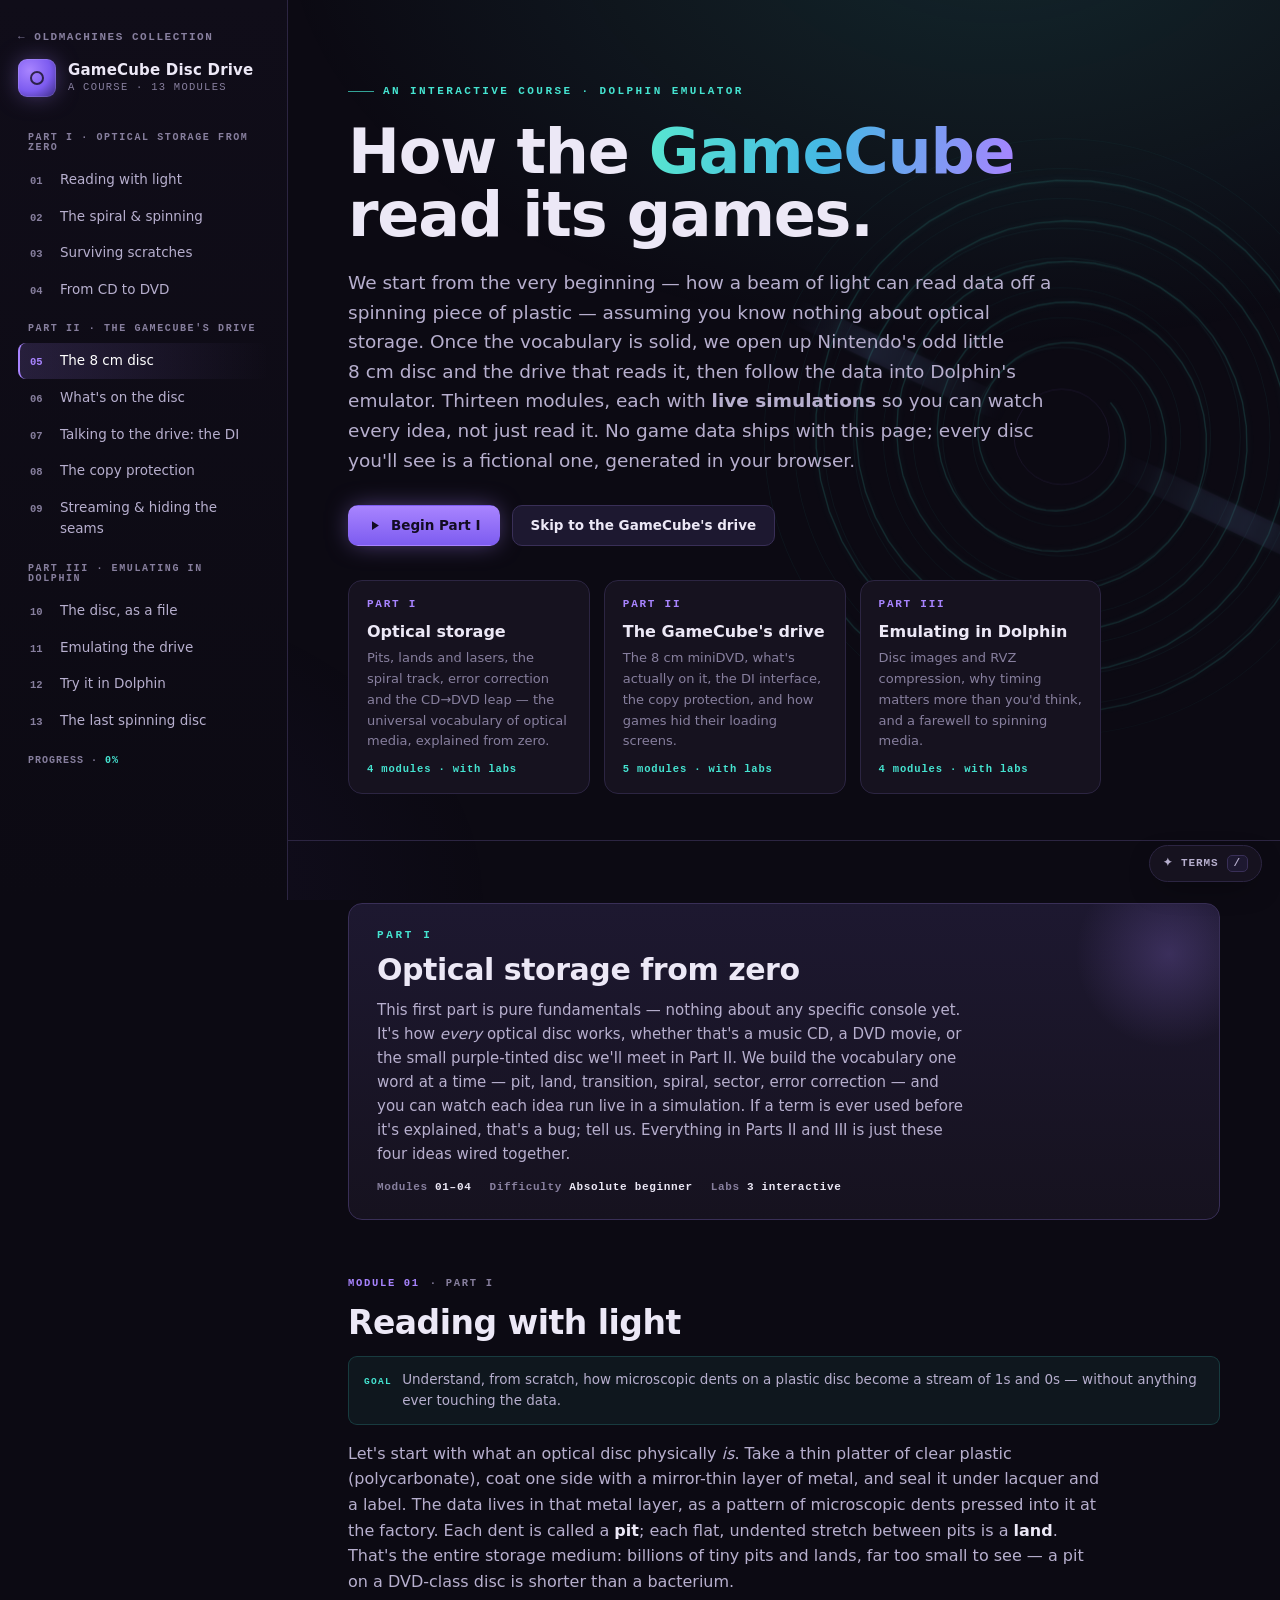
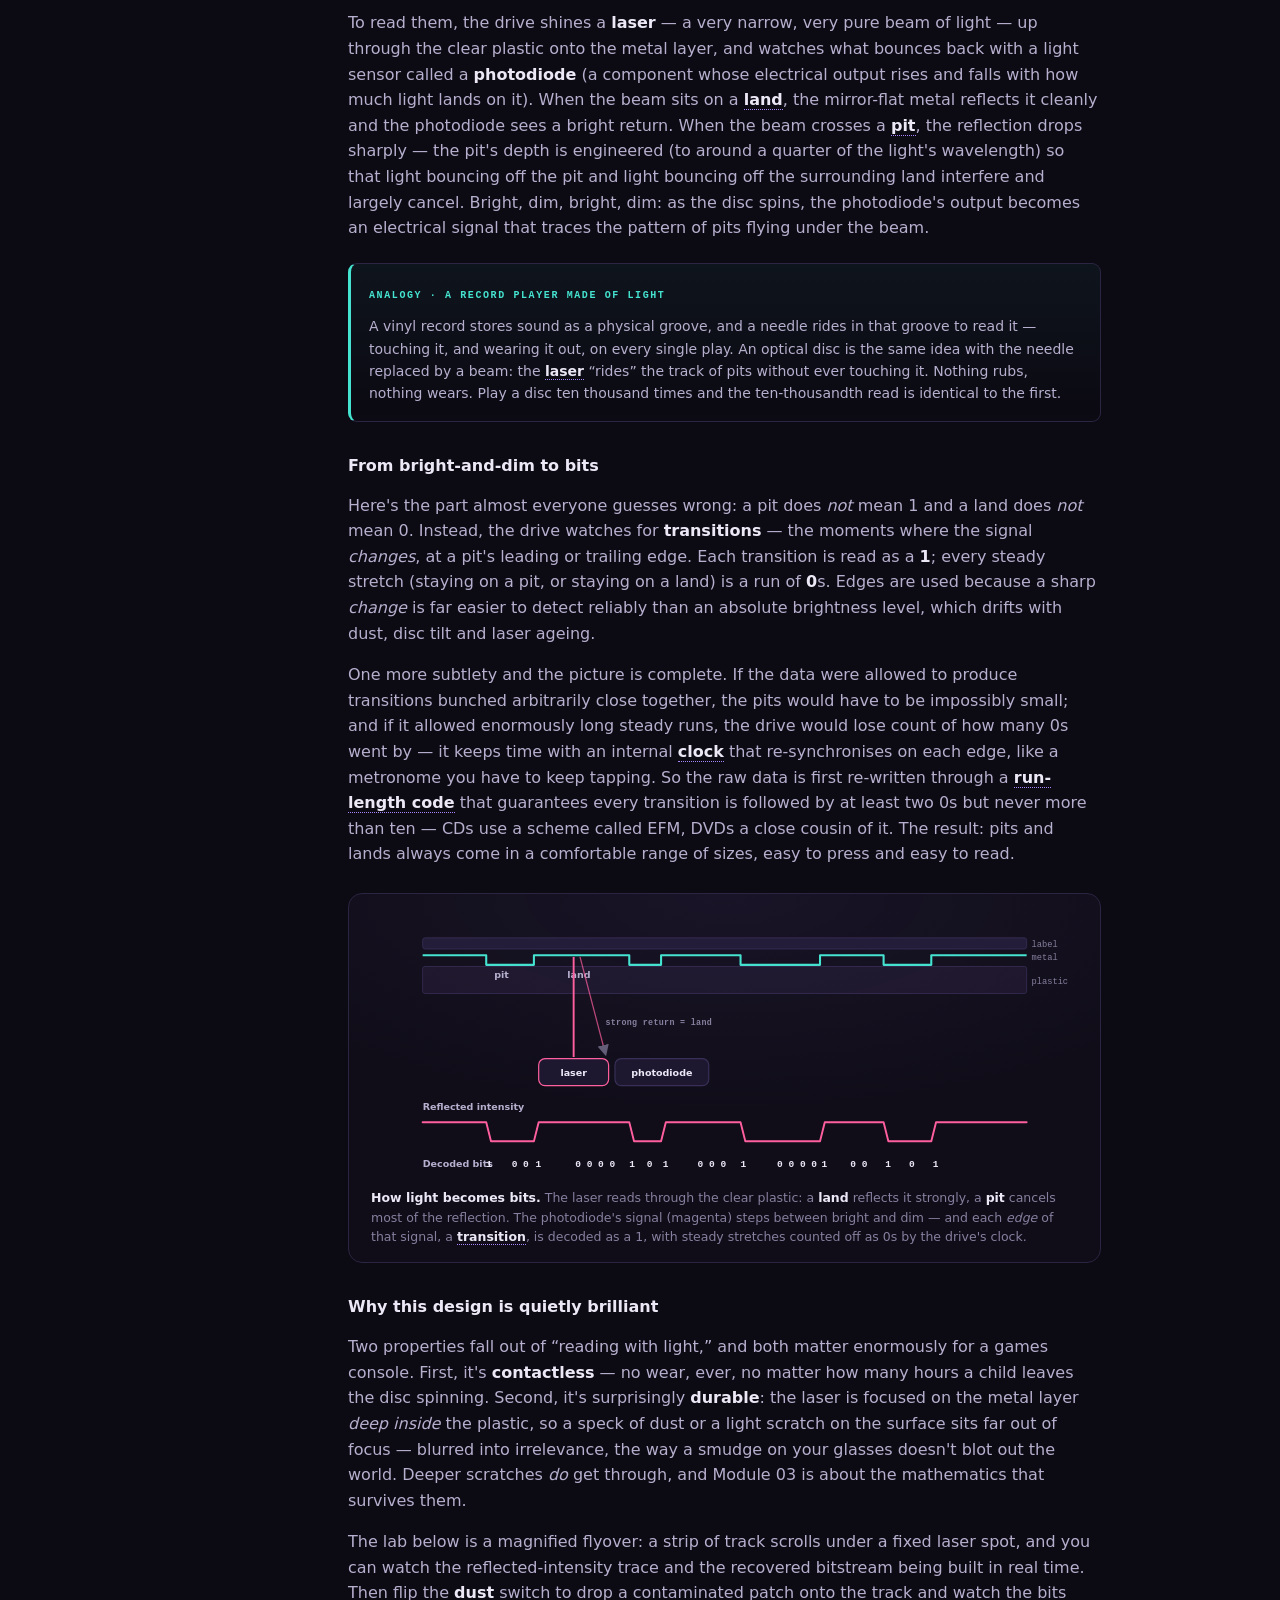
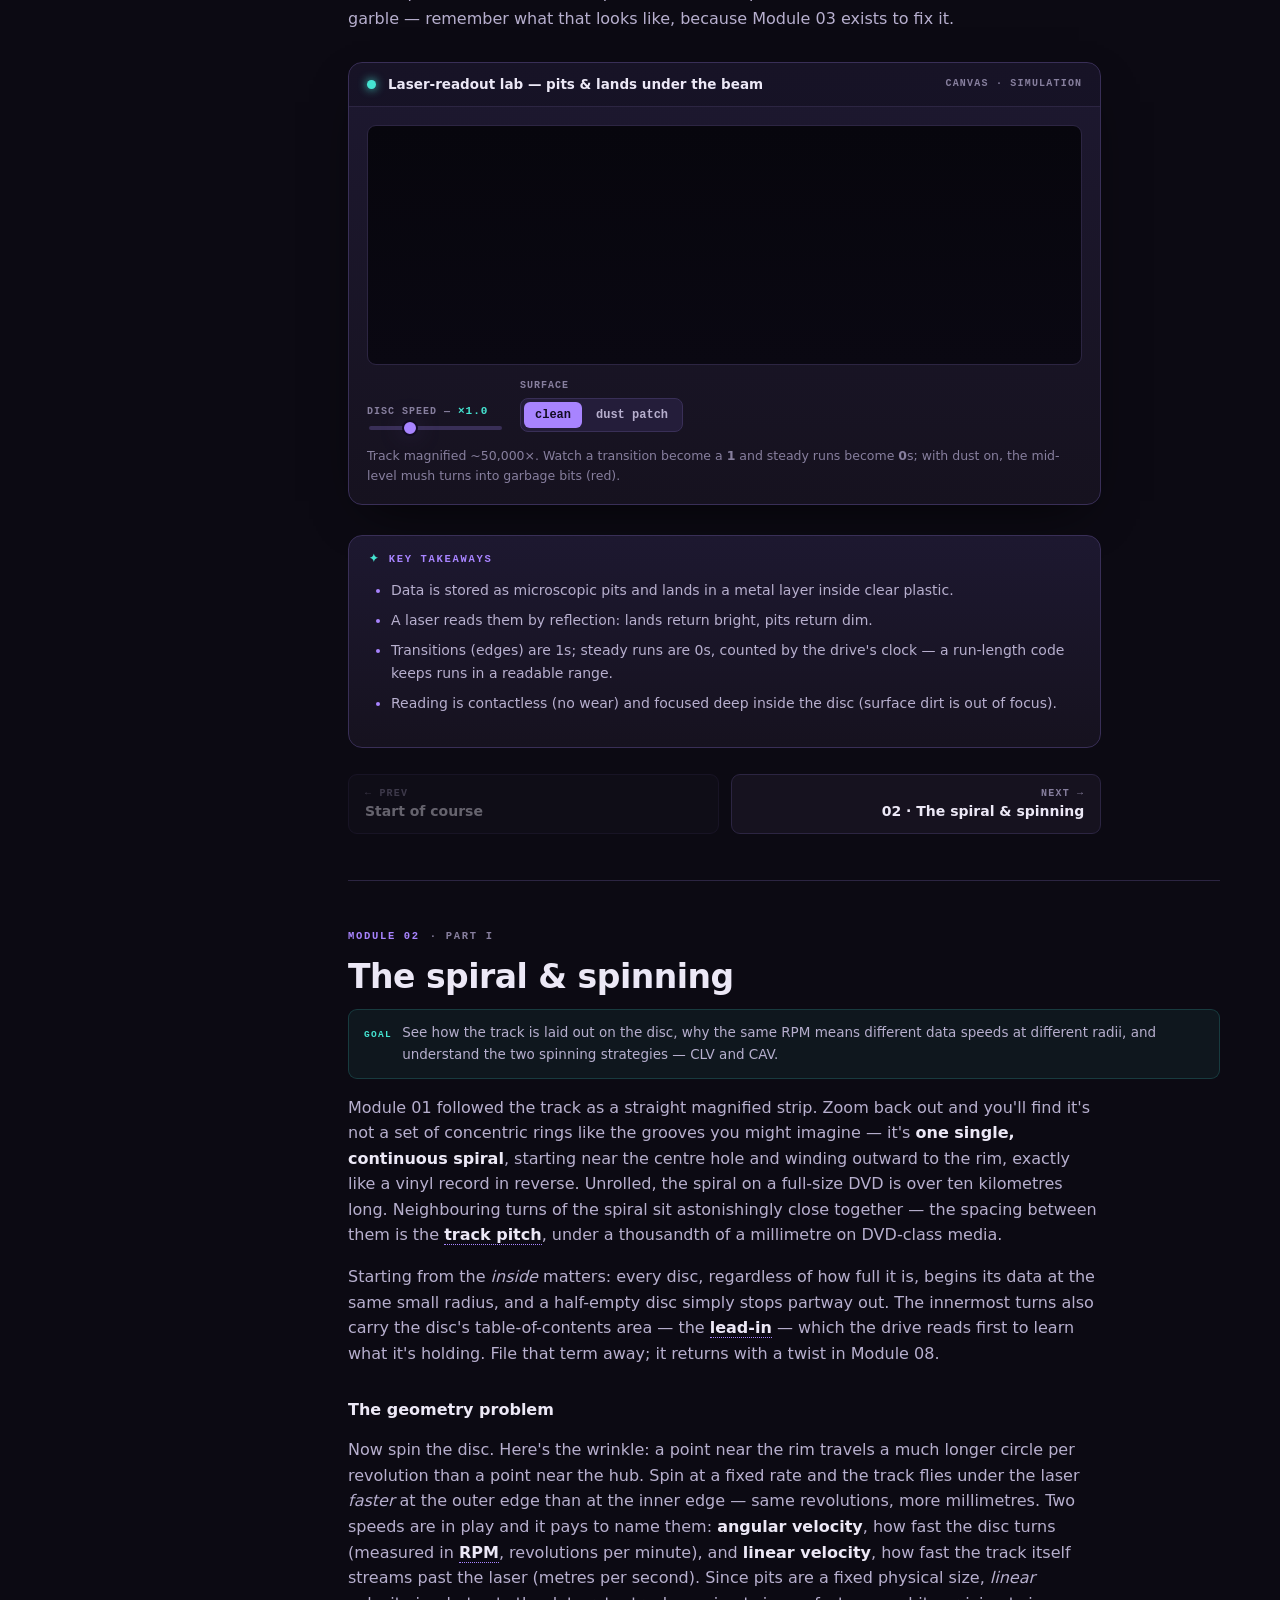
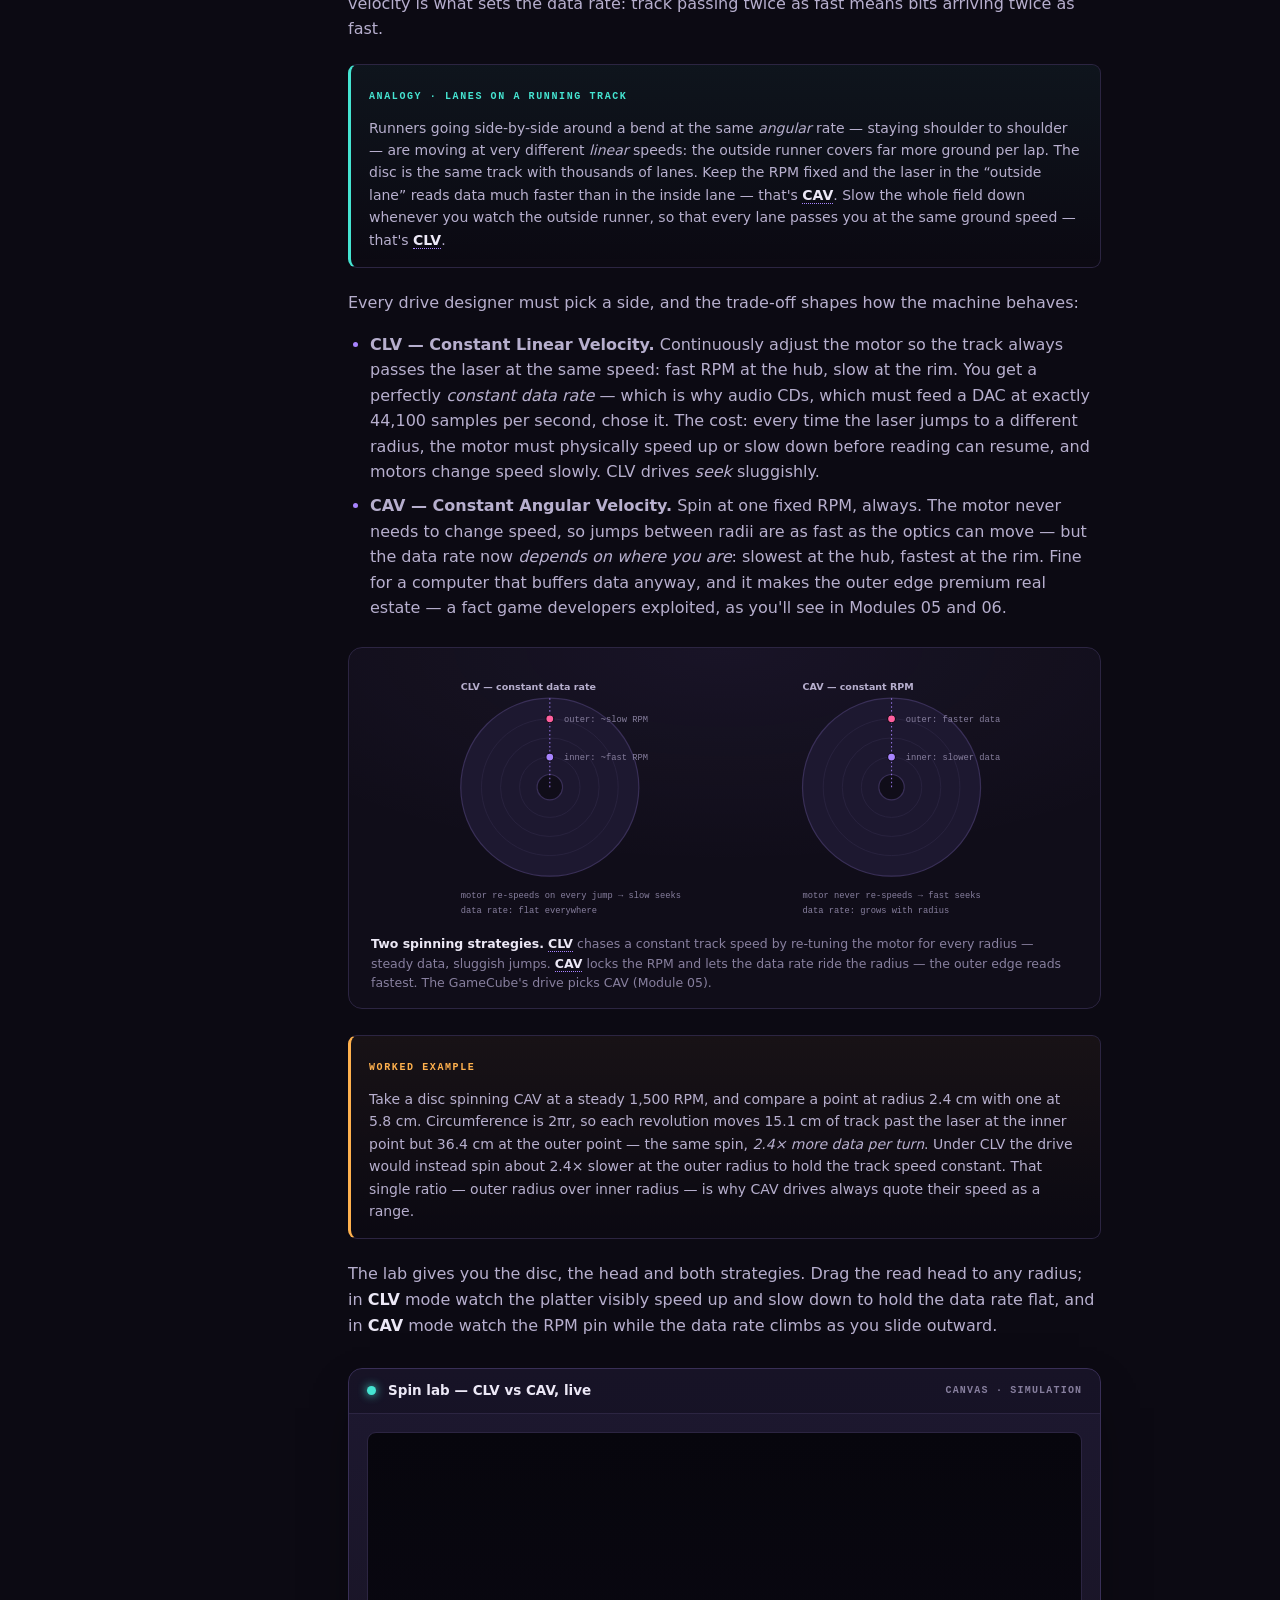
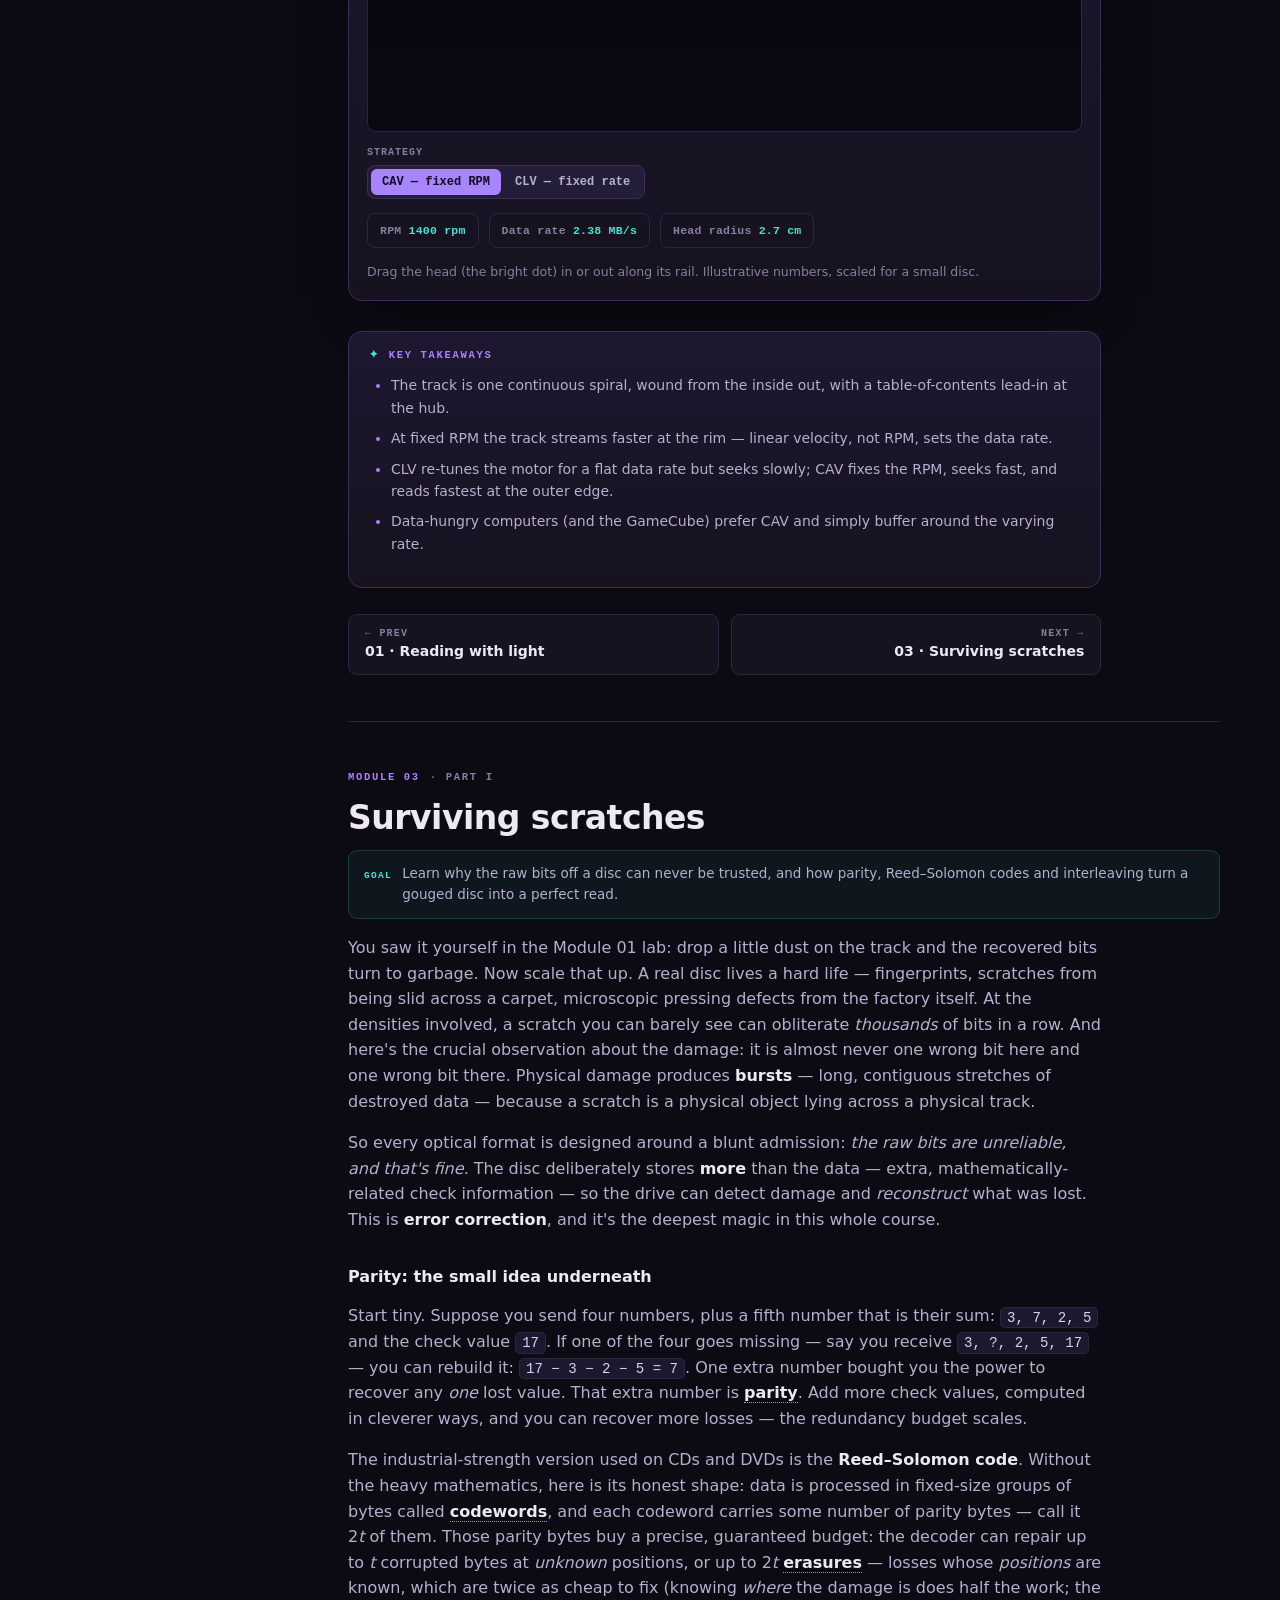
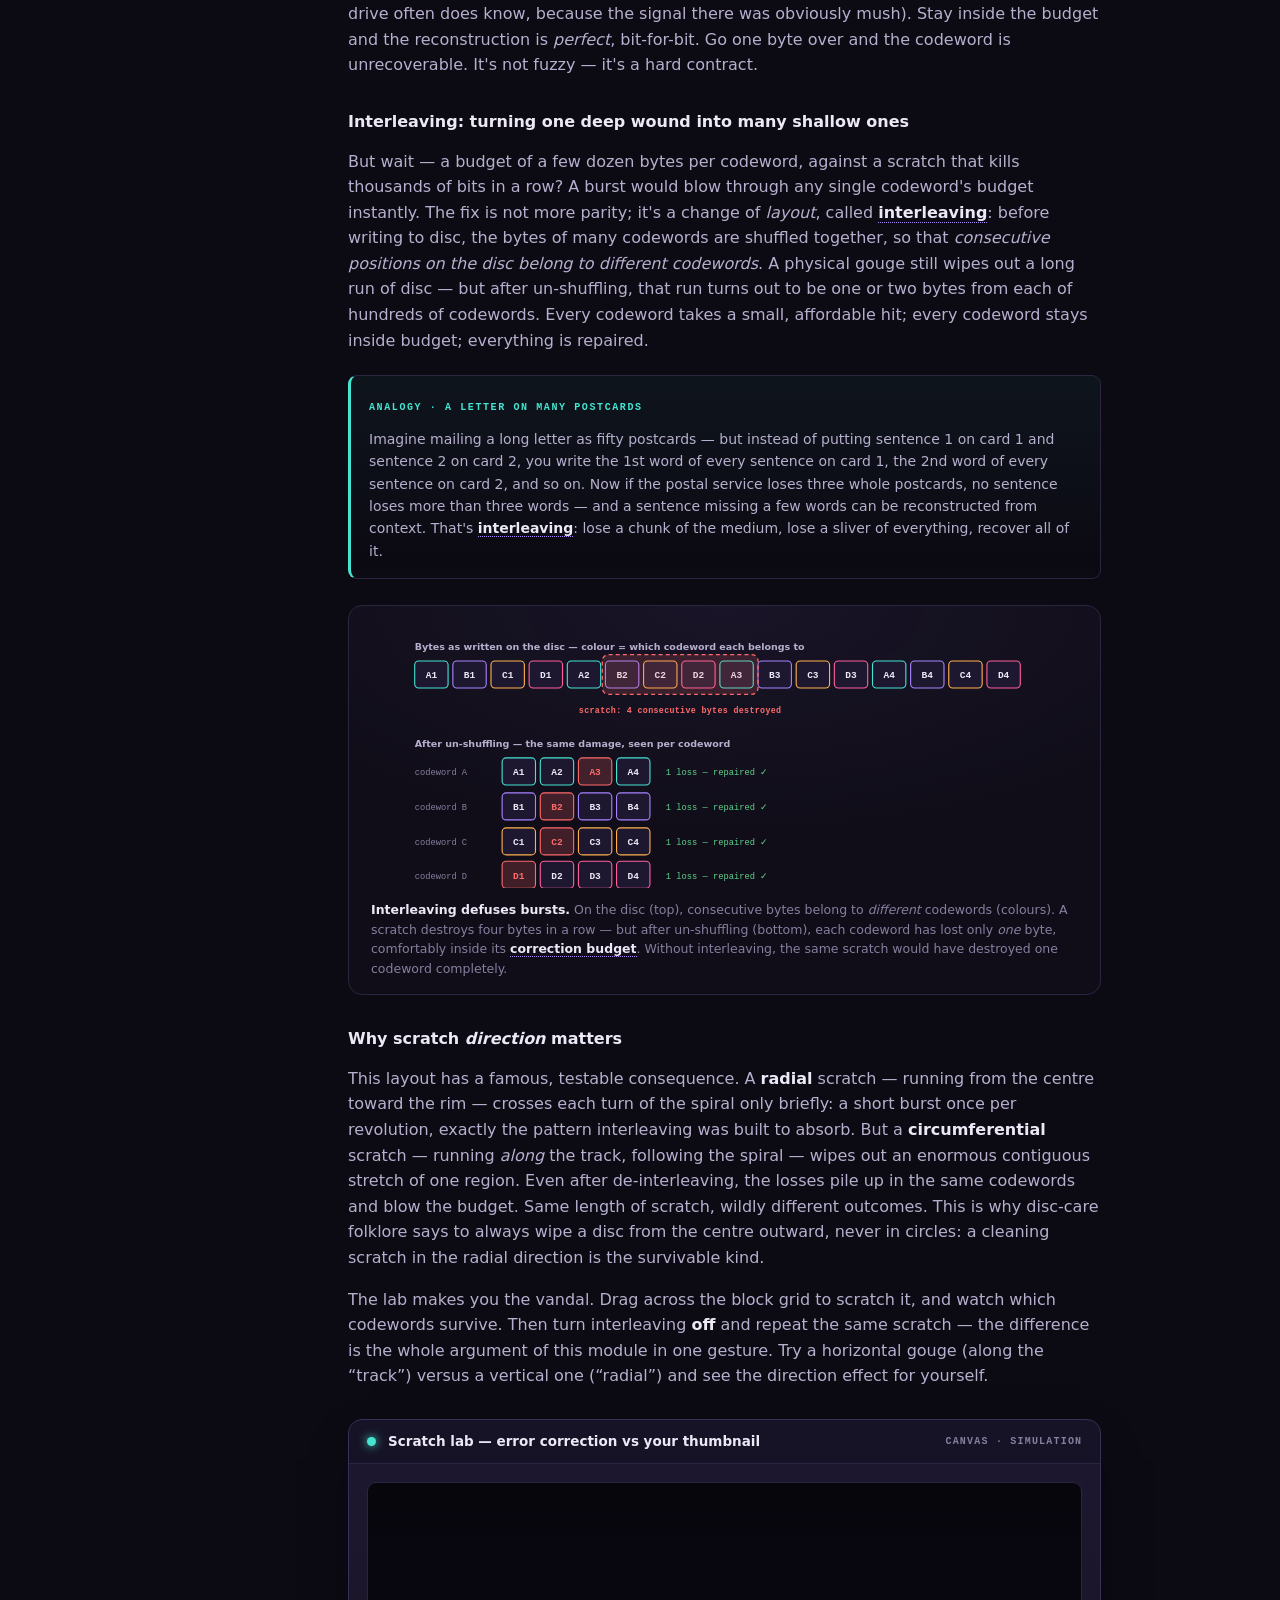
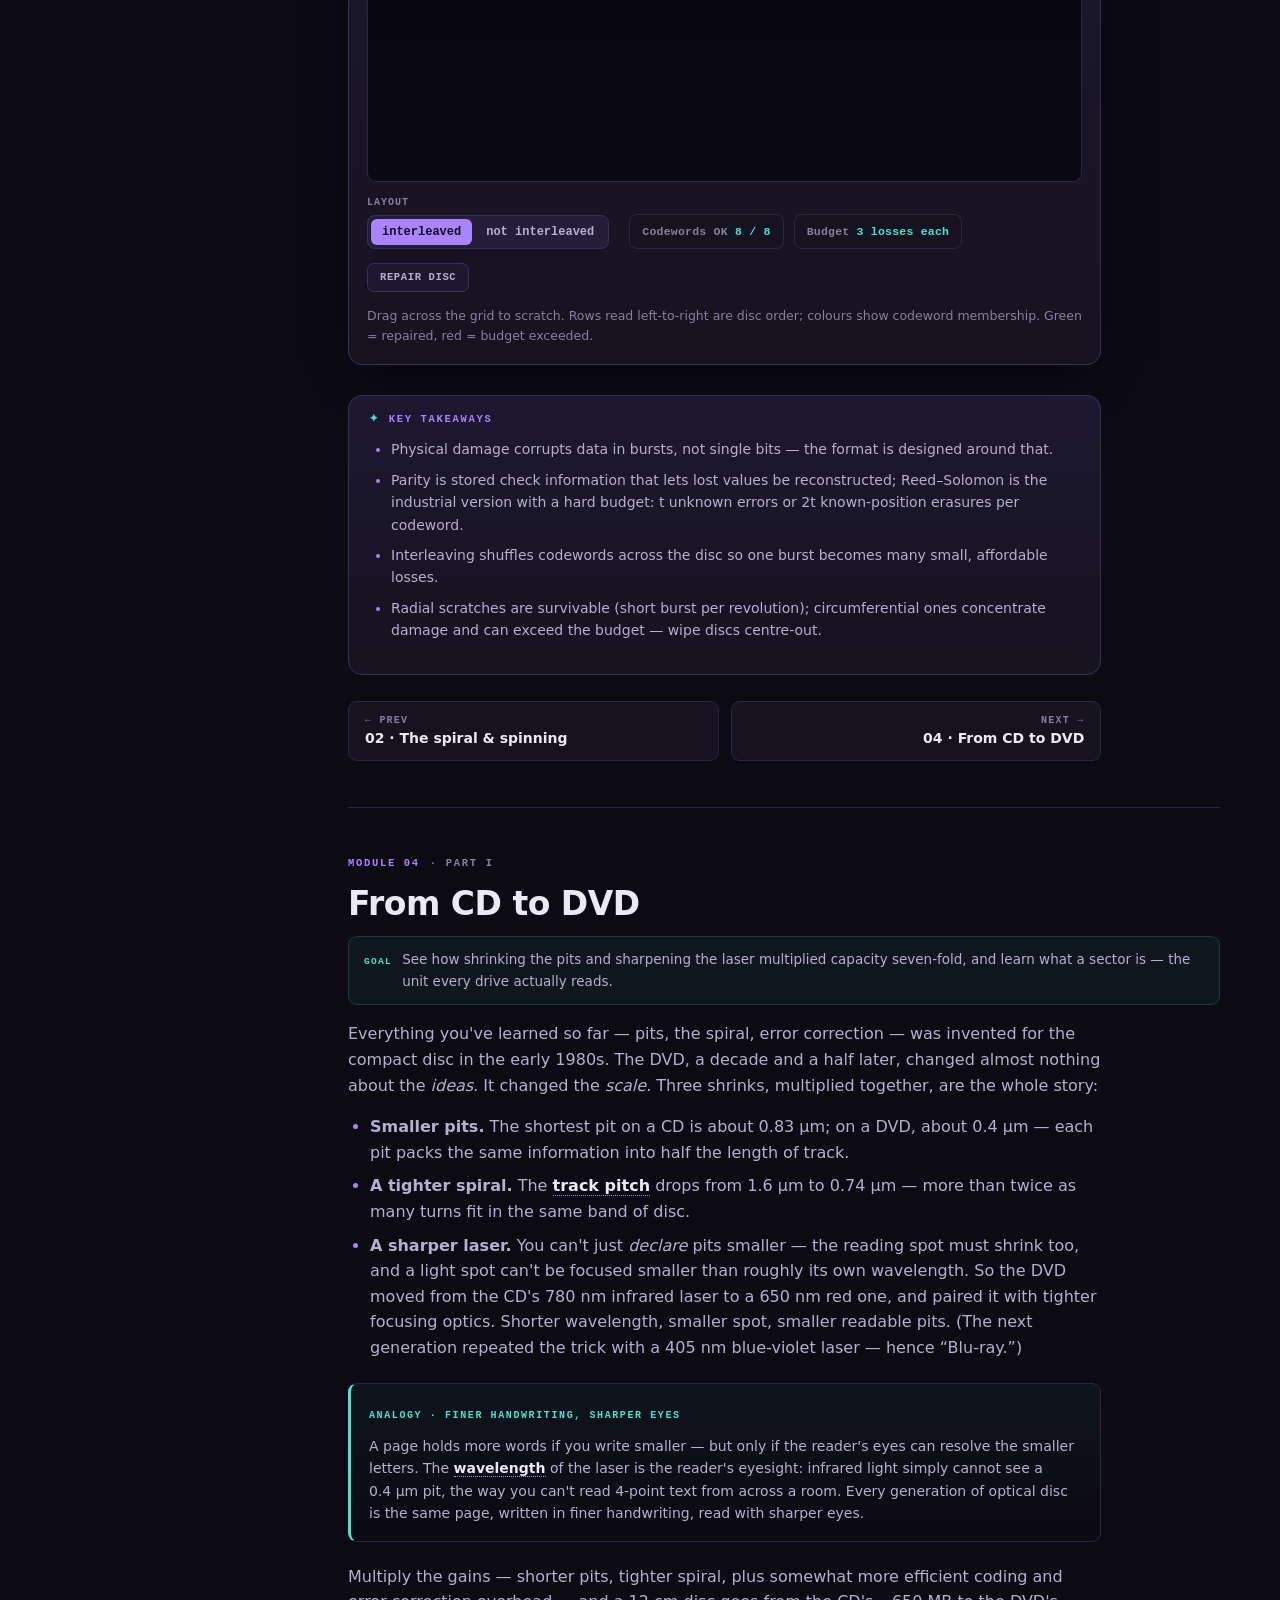
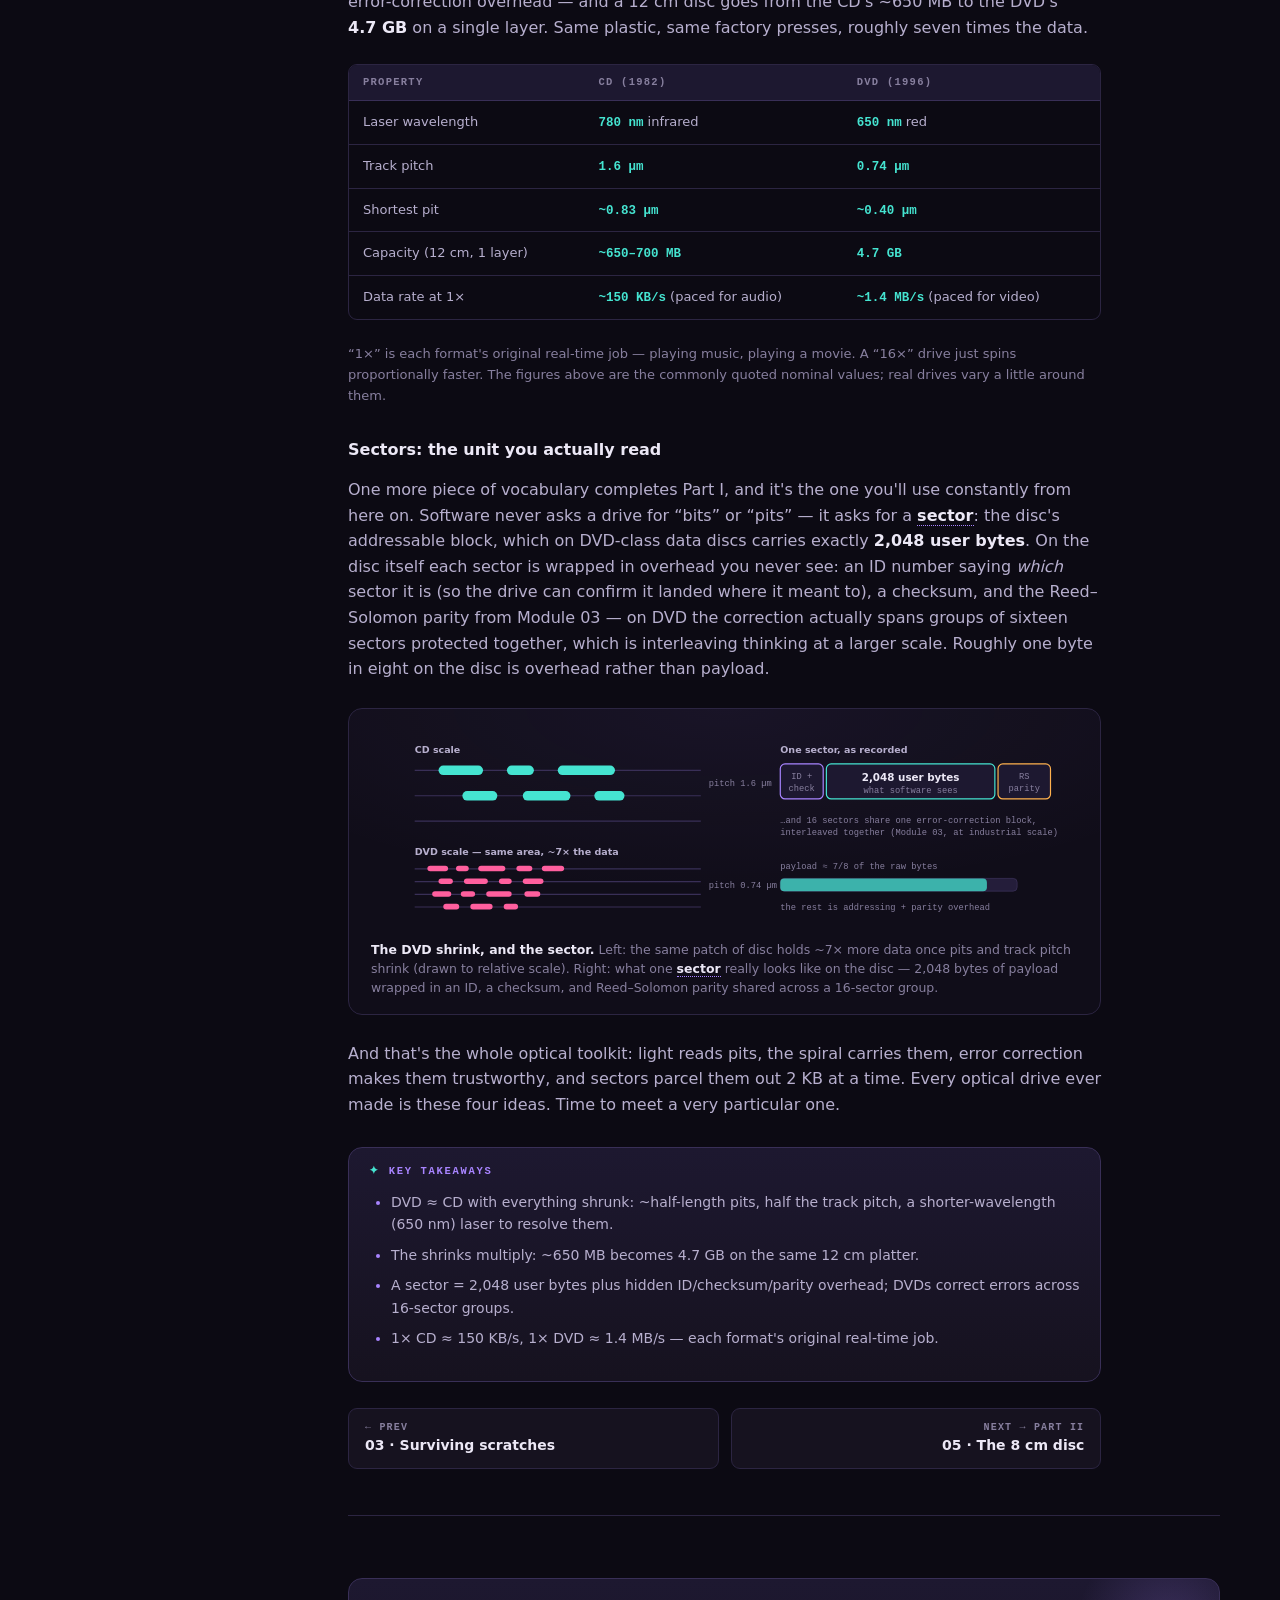
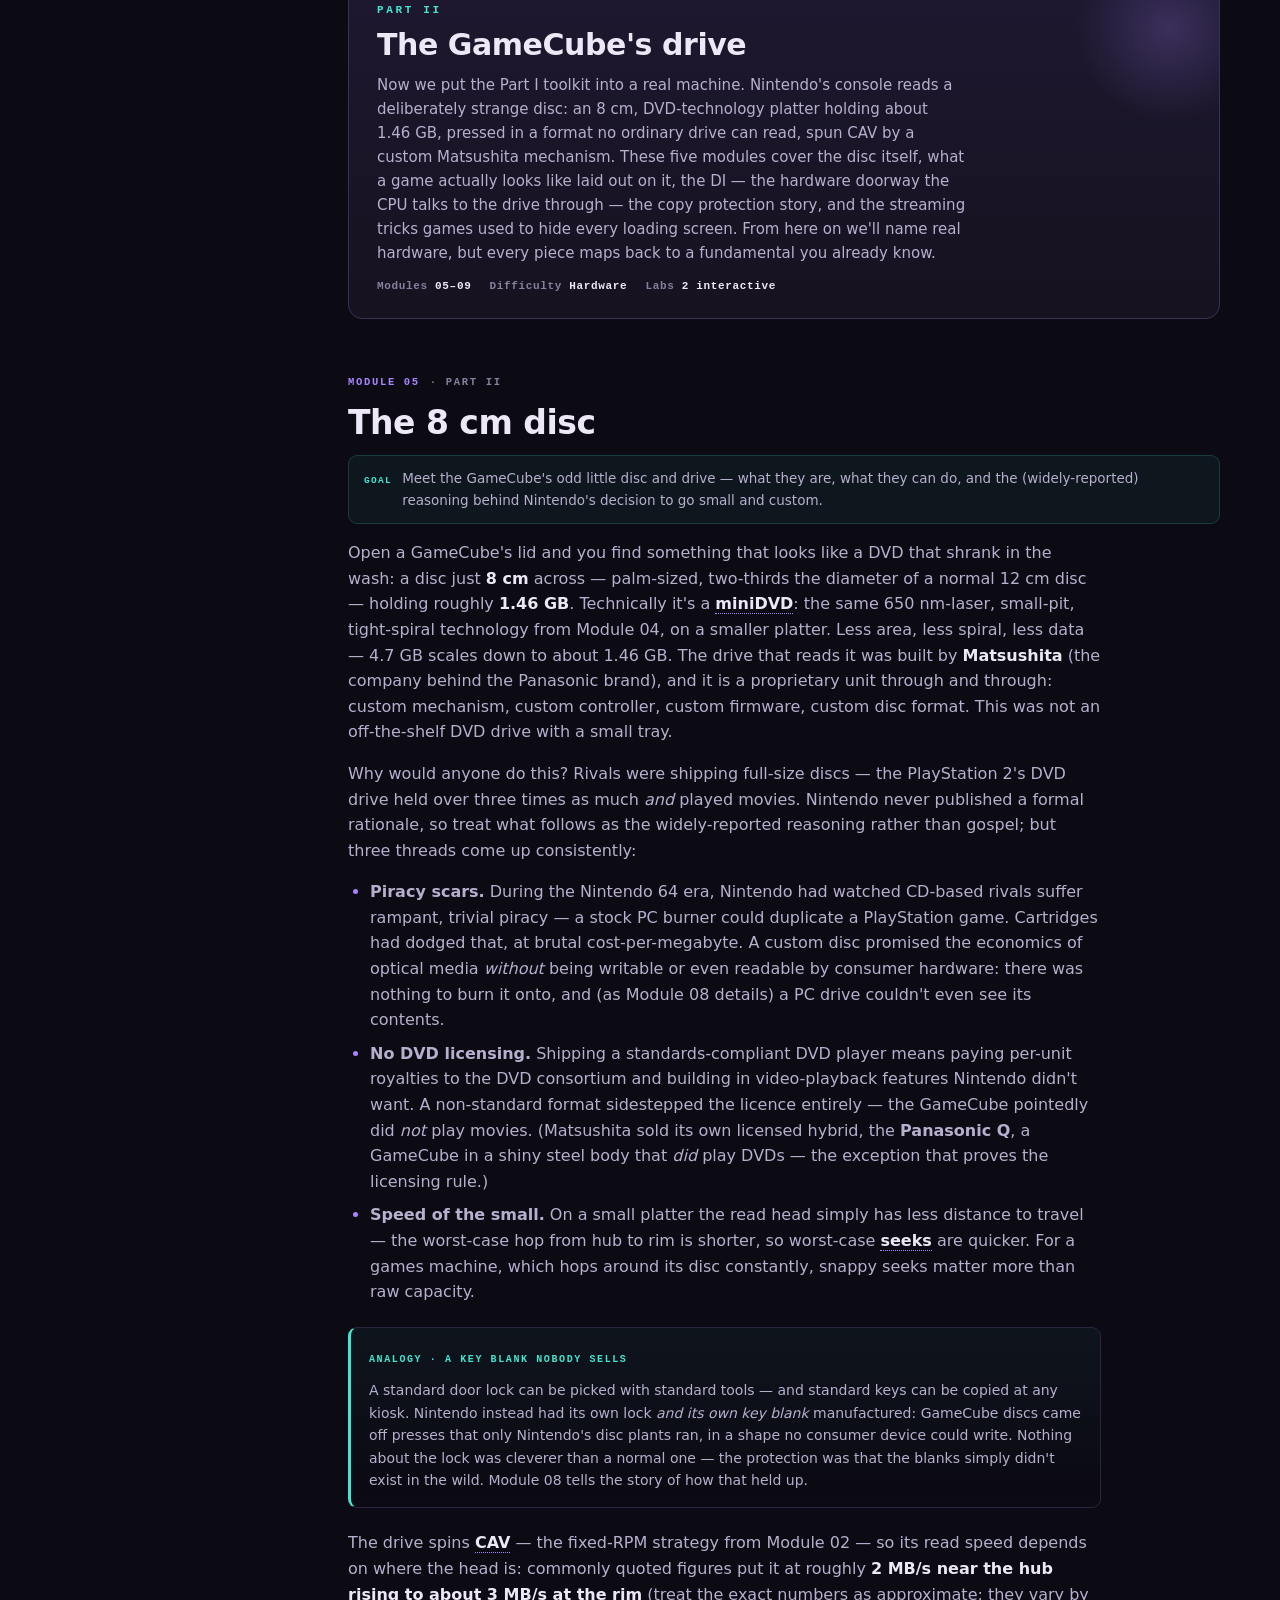
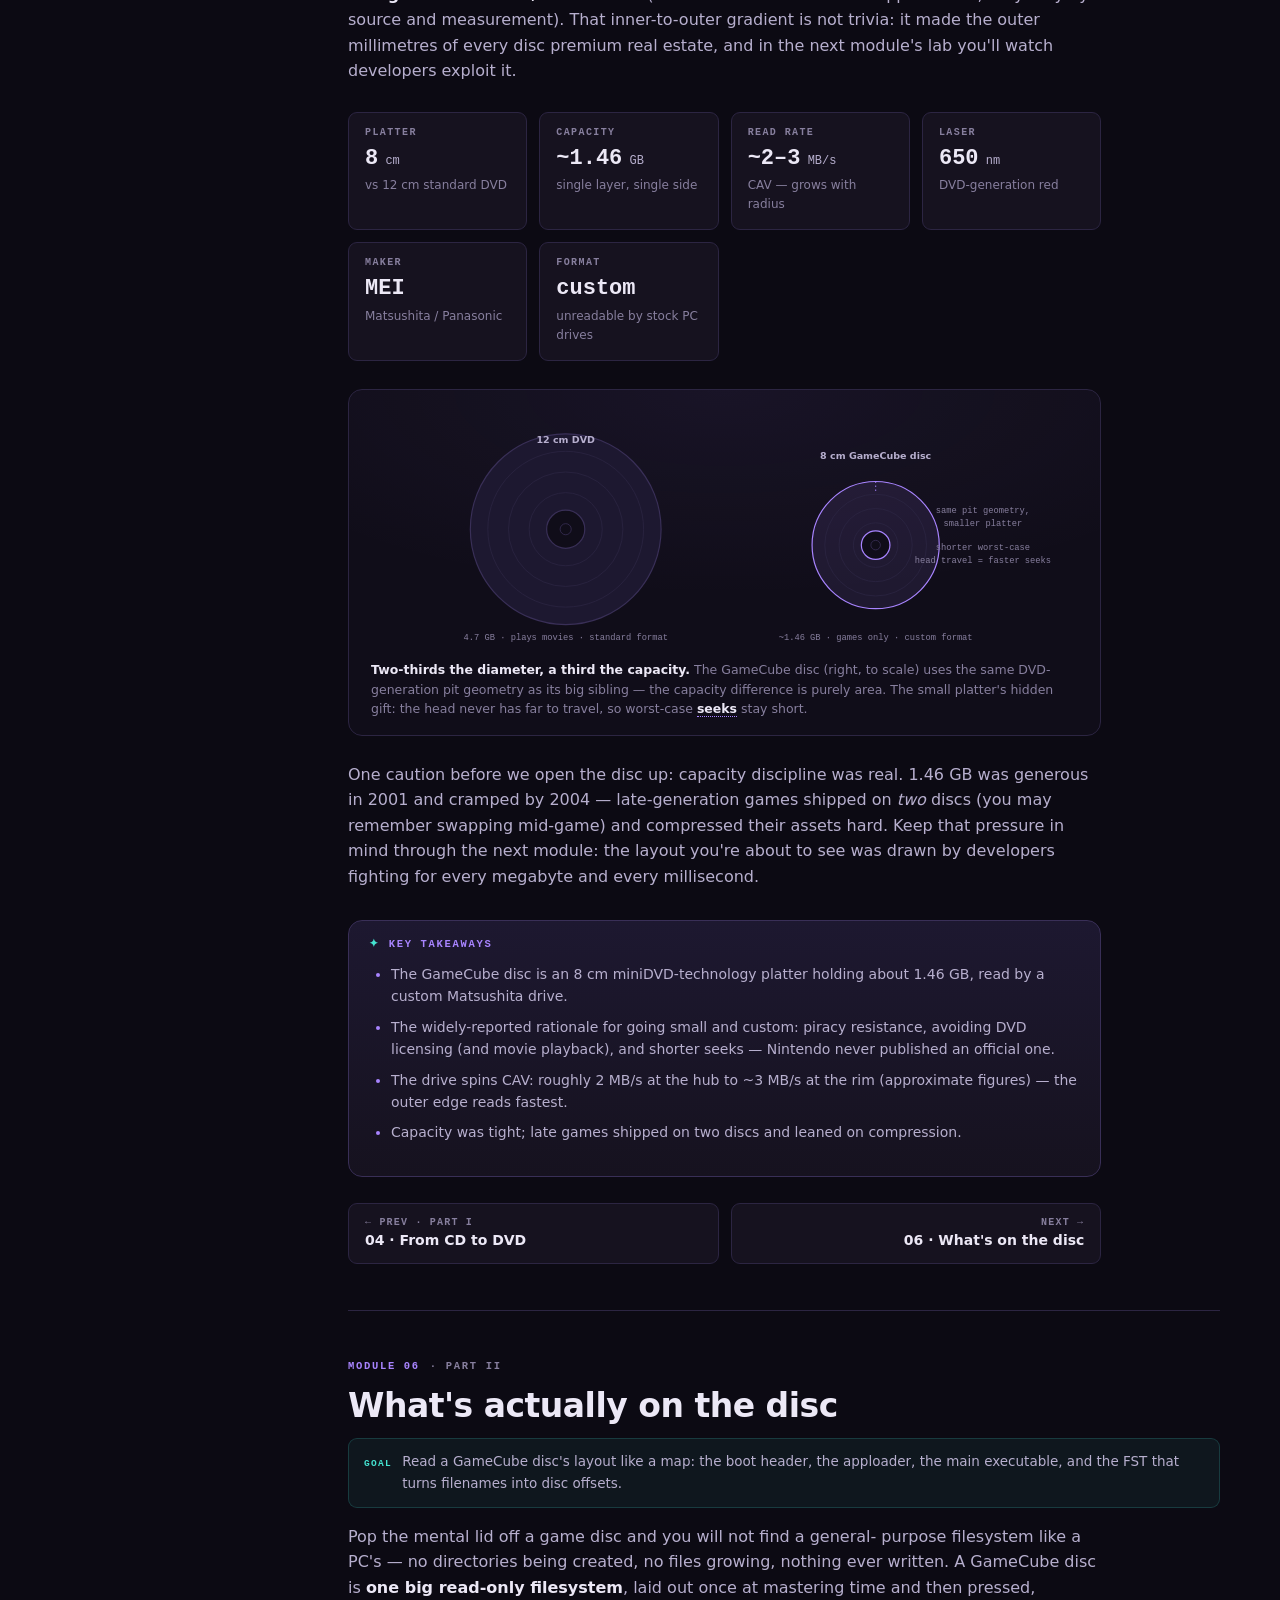
<file: disc/index.html>
<!DOCTYPE html>
<html lang="en">
<head>
<meta charset="utf-8">
<meta name="viewport" content="width=device-width, initial-scale=1">
<title>GameCube Disc Drive — a course on optical storage, the miniDVD &amp; emulation</title>
<meta name="description" content="A hands-on course in three parts: how optical discs store data with pits and light, how the GameCube's custom 8 cm miniDVD drive actually works (layout, the DI, copy protection, streaming), and how Dolphin emulates it — with interactive labs so you can see every concept, not just read it.">
<link rel="icon" href="data:image/svg+xml,%3Csvg xmlns=%27http://www.w3.org/2000/svg%27 viewBox=%270 0 32 32%27%3E%3Crect width=%2732%27 height=%2732%27 rx=%278%27 fill=%27%237d5cf0%27/%3E%3Ccircle cx=%2716%27 cy=%2716%27 r=%276%27 fill=%27none%27 stroke=%27%230c0a13%27 stroke-width=%273%27/%3E%3C/svg%3E">
<link rel="stylesheet" href="styles.css">
</head>
<body>

<div class="progress" aria-hidden="true"><div class="fill" id="progress-fill"></div></div>
<button class="menu-btn" id="menu-btn" aria-label="Open contents">☰</button>
<div class="scrim" id="scrim"></div>

<div class="app">

  <!-- ================================================= SIDEBAR ============ -->
  <aside class="sidebar" id="sidebar">
    <a class="collection-link" href="https://oldmachines.github.io/">← oldmachines collection</a>
    <div class="brand">
      <div class="logo" aria-hidden="true"></div>
      <div>
        <h1>GameCube Disc Drive</h1>
        <span class="sub">A course · 13 modules</span>
      </div>
    </div>

    <nav class="toc" aria-label="Course contents">
      <div class="toc-group">Part I · Optical storage from zero</div>
      <a href="#light"><span class="n">01</span><span>Reading with light</span></a>
      <a href="#spiral"><span class="n">02</span><span>The spiral &amp; spinning</span></a>
      <a href="#scratches"><span class="n">03</span><span>Surviving scratches</span></a>
      <a href="#cd-dvd"><span class="n">04</span><span>From CD to DVD</span></a>

      <div class="toc-group">Part II · The GameCube's drive</div>
      <a href="#minidisc"><span class="n">05</span><span>The 8 cm disc</span></a>
      <a href="#layout"><span class="n">06</span><span>What's on the disc</span></a>
      <a href="#di"><span class="n">07</span><span>Talking to the drive: the DI</span></a>
      <a href="#protection"><span class="n">08</span><span>The copy protection</span></a>
      <a href="#streaming"><span class="n">09</span><span>Streaming &amp; hiding the seams</span></a>

      <div class="toc-group">Part III · Emulating in Dolphin</div>
      <a href="#image"><span class="n">10</span><span>The disc, as a file</span></a>
      <a href="#emulating"><span class="n">11</span><span>Emulating the drive</span></a>
      <a href="#try"><span class="n">12</span><span>Try it in Dolphin</span></a>
      <a href="#epilogue"><span class="n">13</span><span>The last spinning disc</span></a>

      <div class="progress-note">Progress · <b id="pct">0%</b></div>
    </nav>
  </aside>

  <!-- ================================================= MAIN =============== -->
  <main class="main">

    <!-- ------------------------------------------------ HERO -------------- -->
    <header class="hero">
      <canvas id="hero-disc" aria-hidden="true"></canvas>
      <div class="wrap">
        <div class="inner">
          <span class="eyebrow">An interactive course · Dolphin emulator</span>
          <h2>How the <span class="grad">GameCube</span> read its games.</h2>
          <p class="lede">
            We start from the very beginning — how a beam of light can read data
            off a spinning piece of plastic — assuming you know nothing about
            optical storage. Once the vocabulary is solid, we open up Nintendo's
            odd little 8&nbsp;cm disc and the drive that reads it, then follow the
            data into Dolphin's emulator. Thirteen modules, each with
            <strong>live simulations</strong> so you can watch every idea, not
            just read it. No game data ships with this page; every disc you'll
            see is a fictional one, generated in your browser.
          </p>
          <div class="cta-row">
            <a class="btn primary" href="#light">
              <svg viewBox="0 0 24 24" fill="currentColor"><path d="M8 5v14l11-7z"/></svg>
              Begin Part I
            </a>
            <a class="btn" href="#minidisc">Skip to the GameCube's drive</a>
          </div>

          <div class="arc-cards">
            <a class="arc" href="#part-1">
              <div class="an">PART I</div>
              <h4>Optical storage</h4>
              <p>Pits, lands and lasers, the spiral track, error correction and the CD→DVD leap — the universal vocabulary of optical media, explained from zero.</p>
              <div class="cnt">4 modules · with labs</div>
            </a>
            <a class="arc" href="#part-2">
              <div class="an">PART II</div>
              <h4>The GameCube's drive</h4>
              <p>The 8 cm miniDVD, what's actually on it, the DI interface, the copy protection, and how games hid their loading screens.</p>
              <div class="cnt">5 modules · with labs</div>
            </a>
            <a class="arc" href="#part-3">
              <div class="an">PART III</div>
              <h4>Emulating in Dolphin</h4>
              <p>Disc images and RVZ compression, why timing matters more than you'd think, and a farewell to spinning media.</p>
              <div class="cnt">4 modules · with labs</div>
            </a>
          </div>
        </div>
      </div>
    </header>

    <div class="wrap">

      <!-- ============================================ PART I ============== -->
      <section class="part" id="part-1">
        <div class="part-inner">
          <div class="kicker">Part I</div>
          <h3>Optical storage from zero</h3>
          <p>
            This first part is pure fundamentals — nothing about any specific
            console yet. It's how <em>every</em> optical disc works, whether
            that's a music CD, a DVD movie, or the small purple-tinted disc
            we'll meet in Part II. We build the vocabulary one word at a time —
            pit, land, transition, spiral, sector, error correction — and you
            can watch each idea run live in a simulation. If a term is ever used
            before it's explained, that's a bug; tell us. Everything in Parts II
            and III is just these four ideas wired together.
          </p>
          <div class="part-meta"><span>Modules <b>01–04</b></span><span>Difficulty <b>Absolute beginner</b></span><span>Labs <b>3 interactive</b></span></div>
        </div>
      </section>

      <!-- --- Module 01 --- -->
      <section class="doc" id="light">
        <div class="mod-head">
          <span class="eye">Module 01 <span class="part-tag">· Part I</span></span>
          <h3>Reading with light</h3>
          <div class="objective"><span class="lbl">Goal</span><span class="txt">Understand, from scratch, how microscopic dents on a plastic disc become a stream of 1s and 0s — without anything ever touching the data.</span></div>
        </div>
        <div class="prose">
          <p>
            Let's start with what an optical disc physically <em>is</em>. Take a
            thin platter of clear plastic (polycarbonate), coat one side with a
            mirror-thin layer of metal, and seal it under lacquer and a label.
            The data lives in that metal layer, as a pattern of microscopic
            dents pressed into it at the factory. Each dent is called a
            <strong>pit</strong>; each flat, undented stretch between pits is a
            <strong>land</strong>. That's the entire storage medium: billions of
            tiny pits and lands, far too small to see — a pit on a DVD-class
            disc is shorter than a bacterium.
          </p>
          <p>
            To read them, the drive shines a <strong>laser</strong> — a very
            narrow, very pure beam of light — up through the clear plastic onto
            the metal layer, and watches what bounces back with a light sensor
            called a <strong>photodiode</strong> (a component whose electrical
            output rises and falls with how much light lands on it). When the
            beam sits on a <span class="term" data-tip="A flat, undented stretch of the disc's reflective layer. Reflects the laser strongly.">land</span>,
            the mirror-flat metal reflects it cleanly and the photodiode sees a
            bright return. When the beam crosses a
            <span class="term" data-tip="A microscopic dent pressed into the disc's reflective layer. Engineered so the laser's reflection drops sharply when the beam crosses it.">pit</span>,
            the reflection drops sharply — the pit's depth is engineered (to
            around a quarter of the light's wavelength) so that light bouncing
            off the pit and light bouncing off the surrounding land interfere
            and largely cancel. Bright, dim, bright, dim: as the disc spins, the
            photodiode's output becomes an electrical signal that traces the
            pattern of pits flying under the beam.
          </p>

          <div class="analogy">
            <span class="lbl">Analogy · A record player made of light</span>
            <p>
              A vinyl record stores sound as a physical groove, and a needle
              rides in that groove to read it — touching it, and wearing it out,
              on every single play. An optical disc is the same idea with the
              needle replaced by a beam: the
              <span class="term" data-tip="A narrow, single-colour beam of light used to read the disc; nothing physical touches the data layer.">laser</span>
              &ldquo;rides&rdquo; the track of pits without ever touching it.
              Nothing rubs, nothing wears. Play a disc ten thousand times and
              the ten-thousandth read is identical to the first.
            </p>
          </div>

          <h4>From bright-and-dim to bits</h4>
          <p>
            Here's the part almost everyone guesses wrong: a pit does
            <em>not</em> mean 1 and a land does <em>not</em> mean 0. Instead,
            the drive watches for <strong>transitions</strong> — the moments
            where the signal <em>changes</em>, at a pit's leading or trailing
            edge. Each transition is read as a <strong>1</strong>; every steady
            stretch (staying on a pit, or staying on a land) is a run of
            <strong>0</strong>s. Edges are used because a sharp <em>change</em>
            is far easier to detect reliably than an absolute brightness level,
            which drifts with dust, disc tilt and laser ageing.
          </p>
          <p>
            One more subtlety and the picture is complete. If the data were
            allowed to produce transitions bunched arbitrarily close together,
            the pits would have to be impossibly small; and if it allowed
            enormously long steady runs, the drive would lose count of how many
            0s went by — it keeps time with an internal
            <span class="term" data-tip="The drive's internal metronome — a steady tick that tells it where one bit slot ends and the next begins. It re-synchronises on every transition.">clock</span>
            that re-synchronises on each edge, like a metronome you have to keep
            tapping. So the raw data is first re-written through a
            <span class="term" data-tip="A code that re-writes data so that transitions are never too close together (pits stay big enough to press) nor too far apart (the clock stays in sync). CDs use EFM; DVDs use a close cousin.">run-length code</span>
            that guarantees every transition is followed by at least two 0s but
            never more than ten — CDs use a scheme called EFM, DVDs a close
            cousin of it. The result: pits and lands always come in a
            comfortable range of sizes, easy to press and easy to read.
          </p>

          <figure class="figure">
            <svg viewBox="0 0 900 330" role="img" aria-label="Cross-section of a disc: a laser reflects strongly off lands and weakly off pits, producing an intensity signal that is decoded into bits at each transition">
              <defs><marker id="ah01" markerWidth="9" markerHeight="9" refX="7" refY="4.5" orient="auto"><path d="M0 0 L9 4.5 L0 9 z" fill="#877f9e"/></marker></defs>
              <!-- disc cross-section: label side up, laser reads from below -->
              <rect x="70" y="30" width="760" height="14" rx="3" class="d-fill-panel2 d-stroke-line" stroke-width="1"/>
              <text x="836" y="41" class="d-sub">label</text>
              <!-- metal layer with pits (notches poking down toward the laser) -->
              <path d="M70,52 H150 V64 H210 V52 H330 V64 H370 V52 H470 V64 H570 V52 H650 V64 H710 V52 H830" fill="none" stroke="#45e4d1" stroke-width="2.6" stroke-linejoin="round"/>
              <text x="836" y="58" class="d-sub d-cyan">metal</text>
              <rect x="70" y="66" width="760" height="34" rx="3" fill="rgba(168,132,255,0.07)" class="d-stroke-line" stroke-width="1"/>
              <text x="836" y="88" class="d-sub">plastic</text>
              <text x="160" y="80" class="d-tag d-cyan" text-anchor="start">pit</text>
              <text x="252" y="80" class="d-tag" text-anchor="start">land</text>
              <!-- laser beam from below hitting a land -->
              <line x1="260" y1="180" x2="260" y2="54" stroke="#ff5f9e" stroke-width="2.4"/>
              <line x1="268" y1="54" x2="300" y2="176" stroke="#ff5f9e" stroke-width="1.6" opacity="0.7" marker-end="url(#ah01)"/>
              <rect x="216" y="182" width="88" height="34" rx="8" class="d-fill-panel d-magenta-s" stroke-width="1.5"/>
              <text x="260" y="204" text-anchor="middle" class="d-label" style="font-size:12px">laser</text>
              <rect x="312" y="182" width="118" height="34" rx="8" class="d-fill-panel d-stroke-line" stroke-width="1.5"/>
              <text x="371" y="204" text-anchor="middle" class="d-label" style="font-size:12px">photodiode</text>
              <text x="300" y="140" class="d-flow d-magenta">strong return = land</text>
              <!-- reflected intensity trace -->
              <text x="70" y="246" class="d-tag d-magenta">Reflected intensity</text>
              <path d="M70,262 H150 L156,286 H210 L216,262 H330 L336,286 H370 L376,262 H470 L476,286 H570 L576,262 H650 L656,286 H710 L716,262 H830" fill="none" class="d-wave-m"/>
              <!-- decoded bits -->
              <text x="70" y="318" class="d-tag">Decoded bits</text>
              <text x="150" y="318" class="d-num d-cyan">1</text>
              <text x="182" y="318" class="d-num">0 0</text>
              <text x="212" y="318" class="d-num d-cyan">1</text>
              <text x="262" y="318" class="d-num">0 0 0 0</text>
              <text x="330" y="318" class="d-num d-cyan">1</text>
              <text x="352" y="318" class="d-num">0</text>
              <text x="372" y="318" class="d-num d-cyan">1</text>
              <text x="416" y="318" class="d-num">0 0 0</text>
              <text x="470" y="318" class="d-num d-cyan">1</text>
              <text x="516" y="318" class="d-num">0 0 0 0</text>
              <text x="572" y="318" class="d-num d-cyan">1</text>
              <text x="608" y="318" class="d-num">0 0</text>
              <text x="652" y="318" class="d-num d-cyan">1</text>
              <text x="682" y="318" class="d-num">0</text>
              <text x="712" y="318" class="d-num d-cyan">1</text>
            </svg>
            <figcaption class="fig-cap"><strong>How light becomes bits.</strong> The laser reads through the clear plastic: a <strong>land</strong> reflects it strongly, a <strong>pit</strong> cancels most of the reflection. The photodiode's signal (magenta) steps between bright and dim — and each <em>edge</em> of that signal, a <span class="term" data-tip="A change in the reflected signal — the laser crossing a pit's leading or trailing edge. Each transition is decoded as a 1.">transition</span>, is decoded as a 1, with steady stretches counted off as 0s by the drive's clock.</figcaption>
          </figure>

          <h4>Why this design is quietly brilliant</h4>
          <p>
            Two properties fall out of &ldquo;reading with light,&rdquo; and both
            matter enormously for a games console. First, it's
            <strong>contactless</strong> — no wear, ever, no matter how many
            hours a child leaves the disc spinning. Second, it's surprisingly
            <strong>durable</strong>: the laser is focused on the metal layer
            <em>deep inside</em> the plastic, so a speck of dust or a light
            scratch on the surface sits far out of focus — blurred into
            irrelevance, the way a smudge on your glasses doesn't blot out the
            world. Deeper scratches <em>do</em> get through, and Module 03 is
            about the mathematics that survives them.
          </p>
          <p>
            The lab below is a magnified flyover: a strip of track scrolls under
            a fixed laser spot, and you can watch the reflected-intensity trace
            and the recovered bitstream being built in real time. Then flip the
            <strong>dust</strong> switch to drop a contaminated patch onto the
            track and watch the bits garble — remember what that looks like,
            because Module 03 exists to fix it.
          </p>

          <div class="lab" id="lab-laser">
            <div class="lab-head"><span class="dot"></span><span class="title">Laser-readout lab — pits &amp; lands under the beam</span><span class="badge">Canvas · simulation</span></div>
            <div class="lab-body">
              <canvas class="scope lab-mid" aria-label="Magnified track scrolling under a laser with the reflected-intensity trace and recovered bitstream"></canvas>
              <div class="controls">
                <div class="ctrl">
                  <label>Disc speed — <span class="val" data-laser-speed-val>×1.0</span></label>
                  <input type="range" min="20" max="300" value="100" step="5" data-laser-speed aria-label="Disc speed">
                </div>
                <div class="ctrl">
                  <label>Surface</label>
                  <div class="seg-btns" role="group" aria-label="Surface condition">
                    <button class="on" data-laser-dust="off">clean</button>
                    <button data-laser-dust="on">dust patch</button>
                  </div>
                </div>
                <span class="sim-note">Track magnified ~50,000×. Watch a transition become a <b>1</b> and steady runs become <b>0</b>s; with dust on, the mid-level mush turns into garbage bits (red).</span>
              </div>
            </div>
          </div>

          <div class="takeaway">
            <div class="th">Key takeaways</div>
            <ul>
              <li>Data is stored as microscopic pits and lands in a metal layer inside clear plastic.</li>
              <li>A laser reads them by reflection: lands return bright, pits return dim.</li>
              <li>Transitions (edges) are 1s; steady runs are 0s, counted by the drive's clock — a run-length code keeps runs in a readable range.</li>
              <li>Reading is contactless (no wear) and focused deep inside the disc (surface dirt is out of focus).</li>
            </ul>
          </div>

          <div class="mod-nav">
            <a class="disabled" aria-disabled="true"><span class="dir">← Prev</span><span class="ttl">Start of course</span></a>
            <a class="next" href="#spiral"><span class="dir">Next →</span><span class="ttl">02 · The spiral &amp; spinning</span></a>
          </div>
        </div>
      </section>

      <!-- --- Module 02 --- -->
      <section class="doc" id="spiral">
        <div class="mod-head">
          <span class="eye">Module 02 <span class="part-tag">· Part I</span></span>
          <h3>The spiral &amp; spinning</h3>
          <div class="objective"><span class="lbl">Goal</span><span class="txt">See how the track is laid out on the disc, why the same RPM means different data speeds at different radii, and understand the two spinning strategies — CLV and CAV.</span></div>
        </div>
        <div class="prose">
          <p>
            Module 01 followed the track as a straight magnified strip. Zoom
            back out and you'll find it's not a set of concentric rings like the
            grooves you might imagine — it's <strong>one single, continuous
            spiral</strong>, starting near the centre hole and winding outward
            to the rim, exactly like a vinyl record in reverse. Unrolled, the
            spiral on a full-size DVD is over ten kilometres long. Neighbouring
            turns of the spiral sit astonishingly close together — the spacing
            between them is the <span class="term" data-tip="The radial distance between neighbouring turns of the spiral track — under a thousandth of a millimetre on DVD-class discs.">track pitch</span>,
            under a thousandth of a millimetre on DVD-class media.
          </p>
          <p>
            Starting from the <em>inside</em> matters: every disc, regardless of
            how full it is, begins its data at the same small radius, and a
            half-empty disc simply stops partway out. The innermost turns also
            carry the disc's table-of-contents area — the
            <span class="term" data-tip="The innermost region of the spiral, read first, describing what the disc is and how its data is laid out.">lead-in</span>
            — which the drive reads first to learn what it's holding. File that
            term away; it returns with a twist in Module 08.
          </p>

          <h4>The geometry problem</h4>
          <p>
            Now spin the disc. Here's the wrinkle: a point near the rim travels
            a much longer circle per revolution than a point near the hub. Spin
            at a fixed rate and the track flies under the laser <em>faster</em>
            at the outer edge than at the inner edge — same revolutions, more
            millimetres. Two speeds are in play and it pays to name them:
            <strong>angular velocity</strong>, how fast the disc turns (measured
            in <span class="term" data-tip="Revolutions per minute — how many full turns the disc makes each minute.">RPM</span>,
            revolutions per minute), and <strong>linear velocity</strong>, how
            fast the track itself streams past the laser (metres per second).
            Since pits are a fixed physical size, <em>linear</em> velocity is
            what sets the data rate: track passing twice as fast means bits
            arriving twice as fast.
          </p>

          <div class="analogy">
            <span class="lbl">Analogy · Lanes on a running track</span>
            <p>
              Runners going side-by-side around a bend at the same
              <em>angular</em> rate — staying shoulder to shoulder — are moving
              at very different <em>linear</em> speeds: the outside runner
              covers far more ground per lap. The disc is the same track with
              thousands of lanes. Keep the RPM fixed and the laser in the
              &ldquo;outside lane&rdquo; reads data much faster than in the
              inside lane — that's
              <span class="term" data-tip="Constant Angular Velocity — spin at a fixed RPM and accept that the data rate grows toward the rim.">CAV</span>.
              Slow the whole field down whenever you watch the outside runner,
              so that every lane passes you at the same ground speed — that's
              <span class="term" data-tip="Constant Linear Velocity — vary the RPM with head position so the track always passes the laser at the same speed, giving a constant data rate.">CLV</span>.
            </p>
          </div>

          <p>
            Every drive designer must pick a side, and the trade-off shapes how
            the machine behaves:
          </p>
          <ul>
            <li><strong>CLV — Constant Linear Velocity.</strong> Continuously adjust the motor so the track always passes the laser at the same speed: fast RPM at the hub, slow at the rim. You get a perfectly <em>constant data rate</em> — which is why audio CDs, which must feed a DAC at exactly 44,100 samples per second, chose it. The cost: every time the laser jumps to a different radius, the motor must physically speed up or slow down before reading can resume, and motors change speed slowly. CLV drives <em>seek</em> sluggishly.</li>
            <li><strong>CAV — Constant Angular Velocity.</strong> Spin at one fixed RPM, always. The motor never needs to change speed, so jumps between radii are as fast as the optics can move — but the data rate now <em>depends on where you are</em>: slowest at the hub, fastest at the rim. Fine for a computer that buffers data anyway, and it makes the outer edge premium real estate — a fact game developers exploited, as you'll see in Modules 05 and 06.</li>
          </ul>

          <figure class="figure">
            <svg viewBox="0 0 900 320" role="img" aria-label="Two discs compared: CLV varies RPM to keep the data rate constant; CAV keeps RPM fixed so the data rate grows with radius">
              <!-- CLV disc -->
              <circle cx="230" cy="150" r="112" class="d-fill-panel d-stroke-line" stroke-width="1.5"/>
              <circle cx="230" cy="150" r="86" fill="none" class="d-grid"/>
              <circle cx="230" cy="150" r="62" fill="none" class="d-grid"/>
              <circle cx="230" cy="150" r="38" fill="none" class="d-grid"/>
              <circle cx="230" cy="150" r="16" class="d-fill-ground d-stroke-line" stroke-width="1.5"/>
              <line x1="230" y1="150" x2="230" y2="38" class="d-stem"/>
              <circle cx="230" cy="112" r="5" class="d-dot-v"/>
              <circle cx="230" cy="64" r="5" class="d-dot-m"/>
              <text x="118" y="28" class="d-tag d-cyan">CLV — constant data rate</text>
              <text x="248" y="116" class="d-sub">inner: ~fast RPM</text>
              <text x="248" y="68" class="d-sub">outer: ~slow RPM</text>
              <text x="118" y="290" class="d-sub">motor re-speeds on every jump → slow seeks</text>
              <text x="118" y="308" class="d-sub d-cyan">data rate: flat everywhere</text>
              <!-- CAV disc -->
              <circle cx="660" cy="150" r="112" class="d-fill-panel d-stroke-line" stroke-width="1.5"/>
              <circle cx="660" cy="150" r="86" fill="none" class="d-grid"/>
              <circle cx="660" cy="150" r="62" fill="none" class="d-grid"/>
              <circle cx="660" cy="150" r="38" fill="none" class="d-grid"/>
              <circle cx="660" cy="150" r="16" class="d-fill-ground d-stroke-line" stroke-width="1.5"/>
              <line x1="660" y1="150" x2="660" y2="38" class="d-stem"/>
              <circle cx="660" cy="112" r="5" class="d-dot-v"/>
              <circle cx="660" cy="64" r="5" class="d-dot-m"/>
              <text x="548" y="28" class="d-tag d-magenta">CAV — constant RPM</text>
              <text x="678" y="116" class="d-sub">inner: slower data</text>
              <text x="678" y="68" class="d-sub">outer: faster data</text>
              <text x="548" y="290" class="d-sub">motor never re-speeds → fast seeks</text>
              <text x="548" y="308" class="d-sub d-magenta">data rate: grows with radius</text>
            </svg>
            <figcaption class="fig-cap"><strong>Two spinning strategies.</strong> <span class="term" data-tip="Constant Linear Velocity — RPM varies with head position; the data rate stays flat but seeks are slow.">CLV</span> chases a constant track speed by re-tuning the motor for every radius — steady data, sluggish jumps. <span class="term" data-tip="Constant Angular Velocity — one fixed RPM; jumps are fast but the data rate depends on the radius.">CAV</span> locks the RPM and lets the data rate ride the radius — the outer edge reads fastest. The GameCube's drive picks CAV (Module 05).</figcaption>
          </figure>

          <div class="example">
            <span class="lbl">Worked example</span>
            <p>
              Take a disc spinning CAV at a steady 1,500&nbsp;RPM, and compare a
              point at radius 2.4&nbsp;cm with one at 5.8&nbsp;cm. Circumference
              is 2πr, so each revolution moves 15.1&nbsp;cm of track past the
              laser at the inner point but 36.4&nbsp;cm at the outer point — the
              same spin, <em>2.4× more data per turn</em>. Under CLV the drive
              would instead spin about 2.4× slower at the outer radius to hold
              the track speed constant. That single ratio — outer radius over
              inner radius — is why CAV drives always quote their speed as a
              range.
            </p>
          </div>

          <p>
            The lab gives you the disc, the head and both strategies. Drag the
            read head to any radius; in <strong>CLV</strong> mode watch the
            platter visibly speed up and slow down to hold the data rate flat,
            and in <strong>CAV</strong> mode watch the RPM pin while the data
            rate climbs as you slide outward.
          </p>

          <div class="lab" id="lab-spin">
            <div class="lab-head"><span class="dot"></span><span class="title">Spin lab — CLV vs CAV, live</span><span class="badge">Canvas · simulation</span></div>
            <div class="lab-body">
              <canvas class="scope lab-tall" aria-label="A spinning disc with a draggable read head, showing RPM and data rate for CLV and CAV modes"></canvas>
              <div class="controls">
                <div class="ctrl">
                  <label>Strategy</label>
                  <div class="seg-btns" role="group" aria-label="Spin strategy">
                    <button class="on" data-spin-mode="cav">CAV — fixed RPM</button>
                    <button data-spin-mode="clv">CLV — fixed rate</button>
                  </div>
                </div>
                <div class="readouts">
                  <span class="readout">RPM <b data-spin-rpm>—</b></span>
                  <span class="readout">Data rate <b data-spin-rate>—</b></span>
                  <span class="readout">Head radius <b data-spin-radius>—</b></span>
                </div>
                <span class="sim-note">Drag the head (the bright dot) in or out along its rail. Illustrative numbers, scaled for a small disc.</span>
              </div>
            </div>
          </div>

          <div class="takeaway">
            <div class="th">Key takeaways</div>
            <ul>
              <li>The track is one continuous spiral, wound from the inside out, with a table-of-contents lead-in at the hub.</li>
              <li>At fixed RPM the track streams faster at the rim — linear velocity, not RPM, sets the data rate.</li>
              <li>CLV re-tunes the motor for a flat data rate but seeks slowly; CAV fixes the RPM, seeks fast, and reads fastest at the outer edge.</li>
              <li>Data-hungry computers (and the GameCube) prefer CAV and simply buffer around the varying rate.</li>
            </ul>
          </div>

          <div class="mod-nav">
            <a href="#light"><span class="dir">← Prev</span><span class="ttl">01 · Reading with light</span></a>
            <a class="next" href="#scratches"><span class="dir">Next →</span><span class="ttl">03 · Surviving scratches</span></a>
          </div>
        </div>
      </section>

      <!-- --- Module 03 --- -->
      <section class="doc" id="scratches">
        <div class="mod-head">
          <span class="eye">Module 03 <span class="part-tag">· Part I</span></span>
          <h3>Surviving scratches</h3>
          <div class="objective"><span class="lbl">Goal</span><span class="txt">Learn why the raw bits off a disc can never be trusted, and how parity, Reed–Solomon codes and interleaving turn a gouged disc into a perfect read.</span></div>
        </div>
        <div class="prose">
          <p>
            You saw it yourself in the Module 01 lab: drop a little dust on the
            track and the recovered bits turn to garbage. Now scale that up.
            A real disc lives a hard life — fingerprints, scratches from being
            slid across a carpet, microscopic pressing defects from the factory
            itself. At the densities involved, a scratch you can barely see can
            obliterate <em>thousands</em> of bits in a row. And here's the
            crucial observation about the damage: it is almost never one wrong
            bit here and one wrong bit there. Physical damage produces
            <strong>bursts</strong> — long, contiguous stretches of destroyed
            data — because a scratch is a physical object lying across a
            physical track.
          </p>
          <p>
            So every optical format is designed around a blunt admission:
            <em>the raw bits are unreliable, and that's fine.</em> The disc
            deliberately stores <strong>more</strong> than the data — extra,
            mathematically-related check information — so the drive can detect
            damage and <em>reconstruct</em> what was lost. This is
            <strong>error correction</strong>, and it's the deepest magic in
            this whole course.
          </p>

          <h4>Parity: the small idea underneath</h4>
          <p>
            Start tiny. Suppose you send four numbers, plus a fifth number that
            is their sum: <code>3, 7, 2, 5</code> and the check value
            <code>17</code>. If one of the four goes missing — say you receive
            <code>3, ?, 2, 5, 17</code> — you can rebuild it:
            <code>17 − 3 − 2 − 5 = 7</code>. One extra number bought you the
            power to recover any <em>one</em> lost value. That extra number is
            <span class="term" data-tip="Extra check information computed from the data (like a sum), stored alongside it, that lets missing or corrupted values be reconstructed.">parity</span>.
            Add more check values, computed in cleverer ways, and you can
            recover more losses — the redundancy budget scales.
          </p>
          <p>
            The industrial-strength version used on CDs and DVDs is the
            <strong>Reed–Solomon code</strong>. Without the heavy mathematics,
            here is its honest shape: data is processed in fixed-size groups of
            bytes called <span class="term" data-tip="One fixed-size group of data bytes plus its parity bytes, protected together as a unit by the Reed–Solomon code.">codewords</span>,
            and each codeword carries some number of parity bytes — call it
            2<em>t</em> of them. Those parity bytes buy a precise, guaranteed
            budget: the decoder can repair up to <em>t</em> corrupted bytes at
            <em>unknown</em> positions, or up to 2<em>t</em>
            <span class="term" data-tip="A corrupted symbol whose position is already known (e.g. 'this byte was under the scratch'). Erasures are twice as cheap to fix as errors at unknown positions.">erasures</span>
            — losses whose <em>positions</em> are known, which are twice as
            cheap to fix (knowing <em>where</em> the damage is does half the
            work; the drive often does know, because the signal there was
            obviously mush). Stay inside the budget and the reconstruction is
            <em>perfect</em>, bit-for-bit. Go one byte over and the codeword is
            unrecoverable. It's not fuzzy — it's a hard contract.
          </p>

          <h4>Interleaving: turning one deep wound into many shallow ones</h4>
          <p>
            But wait — a budget of a few dozen bytes per codeword, against a
            scratch that kills thousands of bits in a row? A burst would blow
            through any single codeword's budget instantly. The fix is not more
            parity; it's a change of <em>layout</em>, called
            <span class="term" data-tip="Shuffling the bytes of many codewords together on the disc so that a physical burst of damage lands a little on each codeword instead of a lot on one.">interleaving</span>:
            before writing to disc, the bytes of many codewords are shuffled
            together, so that <em>consecutive positions on the disc belong to
            different codewords</em>. A physical gouge still wipes out a long
            run of disc — but after un-shuffling, that run turns out to be one
            or two bytes from each of hundreds of codewords. Every codeword
            takes a small, affordable hit; every codeword stays inside budget;
            everything is repaired.
          </p>

          <div class="analogy">
            <span class="lbl">Analogy · A letter on many postcards</span>
            <p>
              Imagine mailing a long letter as fifty postcards — but instead of
              putting sentence 1 on card 1 and sentence 2 on card 2, you write
              the 1st word of every sentence on card 1, the 2nd word of every
              sentence on card 2, and so on. Now if the postal service loses
              three whole postcards, no sentence loses more than three words —
              and a sentence missing a few words can be reconstructed from
              context. That's <span class="term" data-tip="Spreading each codeword's bytes far apart on the disc so a burst of damage costs each codeword only a little.">interleaving</span>:
              lose a chunk of the medium, lose a sliver of everything, recover
              all of it.
            </p>
          </div>

          <figure class="figure">
            <svg viewBox="0 0 900 330" role="img" aria-label="Interleaving: a scratch destroys a run of disc positions, but those positions belong to many different codewords, so each codeword loses little">
              <text x="60" y="30" class="d-tag">Bytes as written on the disc — colour = which codeword each belongs to</text>
              <g>
                <rect x="60"  y="44" width="42" height="34" rx="5" class="d-fill-panel d-cyan-s" stroke-width="1.4"/><text x="81" y="66" text-anchor="middle" class="d-num">A1</text>
                <rect x="108" y="44" width="42" height="34" rx="5" class="d-fill-panel d-violet-s" stroke-width="1.4"/><text x="129" y="66" text-anchor="middle" class="d-num">B1</text>
                <rect x="156" y="44" width="42" height="34" rx="5" class="d-fill-panel d-amber-s" stroke-width="1.4"/><text x="177" y="66" text-anchor="middle" class="d-num">C1</text>
                <rect x="204" y="44" width="42" height="34" rx="5" class="d-fill-panel d-magenta-s" stroke-width="1.4"/><text x="225" y="66" text-anchor="middle" class="d-num">D1</text>
                <rect x="252" y="44" width="42" height="34" rx="5" class="d-fill-panel d-cyan-s" stroke-width="1.4"/><text x="273" y="66" text-anchor="middle" class="d-num">A2</text>
                <rect x="300" y="44" width="42" height="34" rx="5" class="d-fill-panel d-violet-s" stroke-width="1.4"/><text x="321" y="66" text-anchor="middle" class="d-num">B2</text>
                <rect x="348" y="44" width="42" height="34" rx="5" class="d-fill-panel d-amber-s" stroke-width="1.4"/><text x="369" y="66" text-anchor="middle" class="d-num">C2</text>
                <rect x="396" y="44" width="42" height="34" rx="5" class="d-fill-panel d-magenta-s" stroke-width="1.4"/><text x="417" y="66" text-anchor="middle" class="d-num">D2</text>
                <rect x="444" y="44" width="42" height="34" rx="5" class="d-fill-panel d-cyan-s" stroke-width="1.4"/><text x="465" y="66" text-anchor="middle" class="d-num">A3</text>
                <rect x="492" y="44" width="42" height="34" rx="5" class="d-fill-panel d-violet-s" stroke-width="1.4"/><text x="513" y="66" text-anchor="middle" class="d-num">B3</text>
                <rect x="540" y="44" width="42" height="34" rx="5" class="d-fill-panel d-amber-s" stroke-width="1.4"/><text x="561" y="66" text-anchor="middle" class="d-num">C3</text>
                <rect x="588" y="44" width="42" height="34" rx="5" class="d-fill-panel d-magenta-s" stroke-width="1.4"/><text x="609" y="66" text-anchor="middle" class="d-num">D3</text>
                <rect x="636" y="44" width="42" height="34" rx="5" class="d-fill-panel d-cyan-s" stroke-width="1.4"/><text x="657" y="66" text-anchor="middle" class="d-num">A4</text>
                <rect x="684" y="44" width="42" height="34" rx="5" class="d-fill-panel d-violet-s" stroke-width="1.4"/><text x="705" y="66" text-anchor="middle" class="d-num">B4</text>
                <rect x="732" y="44" width="42" height="34" rx="5" class="d-fill-panel d-amber-s" stroke-width="1.4"/><text x="753" y="66" text-anchor="middle" class="d-num">C4</text>
                <rect x="780" y="44" width="42" height="34" rx="5" class="d-fill-panel d-magenta-s" stroke-width="1.4"/><text x="801" y="66" text-anchor="middle" class="d-num">D4</text>
              </g>
              <!-- scratch overlay -->
              <rect x="296" y="36" width="196" height="50" rx="8" fill="rgba(255,106,106,0.16)" stroke="#ff6a6a" stroke-width="1.6" stroke-dasharray="5 4"/>
              <text x="394" y="110" text-anchor="middle" class="d-flow" style="fill:#ff6a6a">scratch: 4 consecutive bytes destroyed</text>
              <!-- de-interleaved codewords -->
              <text x="60" y="152" class="d-tag">After un-shuffling — the same damage, seen per codeword</text>
              <g>
                <text x="60" y="188" class="d-sub d-cyan">codeword A</text>
                <rect x="170" y="166" width="42" height="34" rx="5" class="d-fill-panel d-cyan-s" stroke-width="1.4"/><text x="191" y="188" text-anchor="middle" class="d-num">A1</text>
                <rect x="218" y="166" width="42" height="34" rx="5" class="d-fill-panel d-cyan-s" stroke-width="1.4"/><text x="239" y="188" text-anchor="middle" class="d-num">A2</text>
                <rect x="266" y="166" width="42" height="34" rx="5" fill="rgba(255,106,106,0.2)" stroke="#ff6a6a" stroke-width="1.4"/><text x="287" y="188" text-anchor="middle" class="d-num" style="fill:#ff6a6a">A3</text>
                <rect x="314" y="166" width="42" height="34" rx="5" class="d-fill-panel d-cyan-s" stroke-width="1.4"/><text x="335" y="188" text-anchor="middle" class="d-num">A4</text>
                <text x="376" y="188" class="d-sub" style="fill:#5fd18b">1 loss — repaired ✓</text>
                <text x="60" y="232" class="d-sub d-violet">codeword B</text>
                <rect x="170" y="210" width="42" height="34" rx="5" class="d-fill-panel d-violet-s" stroke-width="1.4"/><text x="191" y="232" text-anchor="middle" class="d-num">B1</text>
                <rect x="218" y="210" width="42" height="34" rx="5" fill="rgba(255,106,106,0.2)" stroke="#ff6a6a" stroke-width="1.4"/><text x="239" y="232" text-anchor="middle" class="d-num" style="fill:#ff6a6a">B2</text>
                <rect x="266" y="210" width="42" height="34" rx="5" class="d-fill-panel d-violet-s" stroke-width="1.4"/><text x="287" y="232" text-anchor="middle" class="d-num">B3</text>
                <rect x="314" y="210" width="42" height="34" rx="5" class="d-fill-panel d-violet-s" stroke-width="1.4"/><text x="335" y="232" text-anchor="middle" class="d-num">B4</text>
                <text x="376" y="232" class="d-sub" style="fill:#5fd18b">1 loss — repaired ✓</text>
                <text x="60" y="276" class="d-sub d-amber">codeword C</text>
                <rect x="170" y="254" width="42" height="34" rx="5" class="d-fill-panel d-amber-s" stroke-width="1.4"/><text x="191" y="276" text-anchor="middle" class="d-num">C1</text>
                <rect x="218" y="254" width="42" height="34" rx="5" fill="rgba(255,106,106,0.2)" stroke="#ff6a6a" stroke-width="1.4"/><text x="239" y="276" text-anchor="middle" class="d-num" style="fill:#ff6a6a">C2</text>
                <rect x="266" y="254" width="42" height="34" rx="5" class="d-fill-panel d-amber-s" stroke-width="1.4"/><text x="287" y="276" text-anchor="middle" class="d-num">C3</text>
                <rect x="314" y="254" width="42" height="34" rx="5" class="d-fill-panel d-amber-s" stroke-width="1.4"/><text x="335" y="276" text-anchor="middle" class="d-num">C4</text>
                <text x="376" y="276" class="d-sub" style="fill:#5fd18b">1 loss — repaired ✓</text>
                <text x="60" y="318" class="d-sub d-magenta">codeword D</text>
                <rect x="170" y="296" width="42" height="34" rx="5" fill="rgba(255,106,106,0.2)" stroke="#ff6a6a" stroke-width="1.4"/><text x="191" y="318" text-anchor="middle" class="d-num" style="fill:#ff6a6a">D1</text>
                <rect x="218" y="296" width="42" height="34" rx="5" class="d-fill-panel d-magenta-s" stroke-width="1.4"/><text x="239" y="318" text-anchor="middle" class="d-num">D2</text>
                <rect x="266" y="296" width="42" height="34" rx="5" class="d-fill-panel d-magenta-s" stroke-width="1.4"/><text x="287" y="318" text-anchor="middle" class="d-num">D3</text>
                <rect x="314" y="296" width="42" height="34" rx="5" class="d-fill-panel d-magenta-s" stroke-width="1.4"/><text x="335" y="318" text-anchor="middle" class="d-num">D4</text>
                <text x="376" y="318" class="d-sub" style="fill:#5fd18b">1 loss — repaired ✓</text>
              </g>
            </svg>
            <figcaption class="fig-cap"><strong>Interleaving defuses bursts.</strong> On the disc (top), consecutive bytes belong to <em>different</em> codewords (colours). A scratch destroys four bytes in a row — but after un-shuffling (bottom), each codeword has lost only <em>one</em> byte, comfortably inside its <span class="term" data-tip="The guaranteed number of corrupted bytes a Reed–Solomon codeword can repair — t errors at unknown positions, or 2t known-position erasures.">correction budget</span>. Without interleaving, the same scratch would have destroyed one codeword completely.</figcaption>
          </figure>

          <h4>Why scratch <em>direction</em> matters</h4>
          <p>
            This layout has a famous, testable consequence. A
            <strong>radial</strong> scratch — running from the centre toward the
            rim — crosses each turn of the spiral only briefly: a short burst
            once per revolution, exactly the pattern interleaving was built to
            absorb. But a <strong>circumferential</strong> scratch — running
            <em>along</em> the track, following the spiral — wipes out an
            enormous contiguous stretch of one region. Even after
            de-interleaving, the losses pile up in the same codewords and blow
            the budget. Same length of scratch, wildly different outcomes.
            This is why disc-care folklore says to always wipe a disc from the
            centre outward, never in circles: a cleaning scratch in the radial
            direction is the survivable kind.
          </p>
          <p>
            The lab makes you the vandal. Drag across the block grid to scratch
            it, and watch which codewords survive. Then turn interleaving
            <strong>off</strong> and repeat the same scratch — the difference is
            the whole argument of this module in one gesture. Try a horizontal
            gouge (along the &ldquo;track&rdquo;) versus a vertical one
            (&ldquo;radial&rdquo;) and see the direction effect for yourself.
          </p>

          <div class="lab" id="lab-scratch">
            <div class="lab-head"><span class="dot"></span><span class="title">Scratch lab — error correction vs your thumbnail</span><span class="badge">Canvas · simulation</span></div>
            <div class="lab-body">
              <canvas class="scope lab-tall" aria-label="A grid of data blocks arranged as interleaved codewords; drag to scratch them and see which codewords can still be corrected"></canvas>
              <div class="controls">
                <div class="ctrl">
                  <label>Layout</label>
                  <div class="seg-btns" role="group" aria-label="Interleaving">
                    <button class="on" data-il="on">interleaved</button>
                    <button data-il="off">not interleaved</button>
                  </div>
                </div>
                <div class="readouts">
                  <span class="readout">Codewords OK <b data-scratch-ok>8 / 8</b></span>
                  <span class="readout">Budget <b>3 losses each</b></span>
                </div>
                <button class="reset-btn" data-scratch-reset>Repair disc</button>
                <span class="sim-note">Drag across the grid to scratch. Rows read left-to-right are disc order; colours show codeword membership. Green = repaired, red = budget exceeded.</span>
              </div>
            </div>
          </div>

          <div class="takeaway">
            <div class="th">Key takeaways</div>
            <ul>
              <li>Physical damage corrupts data in bursts, not single bits — the format is designed around that.</li>
              <li>Parity is stored check information that lets lost values be reconstructed; Reed–Solomon is the industrial version with a hard budget: t unknown errors or 2t known-position erasures per codeword.</li>
              <li>Interleaving shuffles codewords across the disc so one burst becomes many small, affordable losses.</li>
              <li>Radial scratches are survivable (short burst per revolution); circumferential ones concentrate damage and can exceed the budget — wipe discs centre-out.</li>
            </ul>
          </div>

          <div class="mod-nav">
            <a href="#spiral"><span class="dir">← Prev</span><span class="ttl">02 · The spiral &amp; spinning</span></a>
            <a class="next" href="#cd-dvd"><span class="dir">Next →</span><span class="ttl">04 · From CD to DVD</span></a>
          </div>
        </div>
      </section>

      <!-- --- Module 04 --- -->
      <section class="doc" id="cd-dvd">
        <div class="mod-head">
          <span class="eye">Module 04 <span class="part-tag">· Part I</span></span>
          <h3>From CD to DVD</h3>
          <div class="objective"><span class="lbl">Goal</span><span class="txt">See how shrinking the pits and sharpening the laser multiplied capacity seven-fold, and learn what a sector is — the unit every drive actually reads.</span></div>
        </div>
        <div class="prose">
          <p>
            Everything you've learned so far — pits, the spiral, error
            correction — was invented for the compact disc in the early 1980s.
            The DVD, a decade and a half later, changed almost nothing about the
            <em>ideas</em>. It changed the <em>scale</em>. Three shrinks,
            multiplied together, are the whole story:
          </p>
          <ul>
            <li><strong>Smaller pits.</strong> The shortest pit on a CD is about 0.83&nbsp;µm; on a DVD, about 0.4&nbsp;µm — each pit packs the same information into half the length of track.</li>
            <li><strong>A tighter spiral.</strong> The <span class="term" data-tip="The radial distance between neighbouring turns of the spiral track.">track pitch</span> drops from 1.6&nbsp;µm to 0.74&nbsp;µm — more than twice as many turns fit in the same band of disc.</li>
            <li><strong>A sharper laser.</strong> You can't just <em>declare</em> pits smaller — the reading spot must shrink too, and a light spot can't be focused smaller than roughly its own wavelength. So the DVD moved from the CD's 780&nbsp;nm infrared laser to a 650&nbsp;nm red one, and paired it with tighter focusing optics. Shorter wavelength, smaller spot, smaller readable pits. (The next generation repeated the trick with a 405&nbsp;nm blue-violet laser — hence &ldquo;Blu-ray.&rdquo;)</li>
          </ul>

          <div class="analogy">
            <span class="lbl">Analogy · Finer handwriting, sharper eyes</span>
            <p>
              A page holds more words if you write smaller — but only if the
              reader's eyes can resolve the smaller letters. The
              <span class="term" data-tip="The colour of the laser's light, measured in nanometres. Shorter wavelength = a smaller focusable spot = smaller readable pits.">wavelength</span>
              of the laser is the reader's eyesight: infrared light simply
              cannot see a 0.4&nbsp;µm pit, the way you can't read 4-point text
              from across a room. Every generation of optical disc is the same
              page, written in finer handwriting, read with sharper eyes.
            </p>
          </div>

          <p>
            Multiply the gains — shorter pits, tighter spiral, plus somewhat
            more efficient coding and error-correction overhead — and a
            12&nbsp;cm disc goes from the CD's ~650&nbsp;MB to the DVD's
            <strong>4.7&nbsp;GB</strong> on a single layer. Same plastic, same
            factory presses, roughly seven times the data.
          </p>

          <div class="tbl-wrap">
            <table>
              <thead>
                <tr><th>Property</th><th>CD (1982)</th><th>DVD (1996)</th></tr>
              </thead>
              <tbody>
                <tr><td>Laser wavelength</td><td><span class="crc">780 nm</span> infrared</td><td><span class="crc">650 nm</span> red</td></tr>
                <tr><td>Track pitch</td><td><span class="crc">1.6 µm</span></td><td><span class="crc">0.74 µm</span></td></tr>
                <tr><td>Shortest pit</td><td><span class="crc">~0.83 µm</span></td><td><span class="crc">~0.40 µm</span></td></tr>
                <tr><td>Capacity (12 cm, 1 layer)</td><td><span class="crc">~650–700 MB</span></td><td><span class="crc">4.7 GB</span></td></tr>
                <tr><td>Data rate at 1×</td><td><span class="crc">~150 KB/s</span> (paced for audio)</td><td><span class="crc">~1.4 MB/s</span> (paced for video)</td></tr>
              </tbody>
            </table>
          </div>
          <p style="font-size:13px;color:var(--muted)">
            &ldquo;1×&rdquo; is each format's original real-time job — playing
            music, playing a movie. A &ldquo;16×&rdquo; drive just spins
            proportionally faster. The figures above are the commonly quoted
            nominal values; real drives vary a little around them.
          </p>

          <h4>Sectors: the unit you actually read</h4>
          <p>
            One more piece of vocabulary completes Part I, and it's the one
            you'll use constantly from here on. Software never asks a drive for
            &ldquo;bits&rdquo; or &ldquo;pits&rdquo; — it asks for a
            <span class="term" data-tip="The addressable unit of a data disc: 2,048 user bytes, wrapped on the disc in extra addressing and error-correction bytes.">sector</span>:
            the disc's addressable block, which on DVD-class data discs carries
            exactly <strong>2,048 user bytes</strong>. On the disc itself each
            sector is wrapped in overhead you never see: an ID number saying
            <em>which</em> sector it is (so the drive can confirm it landed
            where it meant to), a checksum, and the Reed–Solomon parity from
            Module 03 — on DVD the correction actually spans groups of sixteen
            sectors protected together, which is interleaving thinking at a
            larger scale. Roughly one byte in eight on the disc is overhead
            rather than payload.
          </p>

          <figure class="figure">
            <svg viewBox="0 0 900 250" role="img" aria-label="CD and DVD track scale compared, and the anatomy of a 2048-byte sector with its overhead">
              <!-- CD tracks -->
              <text x="60" y="30" class="d-tag d-cyan">CD scale</text>
              <line x1="60" y1="52" x2="420" y2="52" class="d-axis"/>
              <line x1="60" y1="84" x2="420" y2="84" class="d-axis"/>
              <line x1="60" y1="116" x2="420" y2="116" class="d-axis"/>
              <rect x="90" y="46" width="56" height="12" rx="6" class="d-cyan"/>
              <rect x="176" y="46" width="34" height="12" rx="6" class="d-cyan"/>
              <rect x="240" y="46" width="72" height="12" rx="6" class="d-cyan"/>
              <rect x="120" y="78" width="44" height="12" rx="6" class="d-cyan"/>
              <rect x="196" y="78" width="60" height="12" rx="6" class="d-cyan"/>
              <rect x="286" y="78" width="38" height="12" rx="6" class="d-cyan"/>
              <text x="430" y="72" class="d-sub">pitch 1.6 µm</text>
              <!-- DVD tracks -->
              <text x="60" y="158" class="d-tag d-magenta">DVD scale — same area, ~7× the data</text>
              <line x1="60" y1="176" x2="420" y2="176" class="d-axis"/>
              <line x1="60" y1="192" x2="420" y2="192" class="d-axis"/>
              <line x1="60" y1="208" x2="420" y2="208" class="d-axis"/>
              <line x1="60" y1="224" x2="420" y2="224" class="d-axis"/>
              <rect x="76" y="172" width="26" height="7" rx="3.5" class="d-magenta"/>
              <rect x="112" y="172" width="16" height="7" rx="3.5" class="d-magenta"/>
              <rect x="140" y="172" width="34" height="7" rx="3.5" class="d-magenta"/>
              <rect x="188" y="172" width="20" height="7" rx="3.5" class="d-magenta"/>
              <rect x="220" y="172" width="28" height="7" rx="3.5" class="d-magenta"/>
              <rect x="90" y="188" width="18" height="7" rx="3.5" class="d-magenta"/>
              <rect x="122" y="188" width="30" height="7" rx="3.5" class="d-magenta"/>
              <rect x="166" y="188" width="16" height="7" rx="3.5" class="d-magenta"/>
              <rect x="196" y="188" width="26" height="7" rx="3.5" class="d-magenta"/>
              <rect x="82" y="204" width="24" height="7" rx="3.5" class="d-magenta"/>
              <rect x="118" y="204" width="18" height="7" rx="3.5" class="d-magenta"/>
              <rect x="150" y="204" width="32" height="7" rx="3.5" class="d-magenta"/>
              <rect x="198" y="204" width="20" height="7" rx="3.5" class="d-magenta"/>
              <rect x="96" y="220" width="20" height="7" rx="3.5" class="d-magenta"/>
              <rect x="130" y="220" width="28" height="7" rx="3.5" class="d-magenta"/>
              <rect x="172" y="220" width="18" height="7" rx="3.5" class="d-magenta"/>
              <text x="430" y="200" class="d-sub">pitch 0.74 µm</text>
              <!-- sector anatomy -->
              <text x="520" y="30" class="d-tag">One sector, as recorded</text>
              <rect x="520" y="44" width="54" height="44" rx="6" class="d-fill-panel d-violet-s" stroke-width="1.5"/>
              <text x="547" y="63" text-anchor="middle" class="d-sub d-violet">ID +</text>
              <text x="547" y="78" text-anchor="middle" class="d-sub d-violet">check</text>
              <rect x="578" y="44" width="212" height="44" rx="6" class="d-fill-panel d-cyan-s" stroke-width="1.5"/>
              <text x="684" y="66" text-anchor="middle" class="d-label" style="font-size:13px">2,048 user bytes</text>
              <text x="684" y="81" text-anchor="middle" class="d-sub">what software sees</text>
              <rect x="794" y="44" width="66" height="44" rx="6" class="d-fill-panel d-amber-s" stroke-width="1.5"/>
              <text x="827" y="63" text-anchor="middle" class="d-sub d-amber">RS</text>
              <text x="827" y="78" text-anchor="middle" class="d-sub d-amber">parity</text>
              <text x="520" y="118" class="d-sub">…and 16 sectors share one error-correction block,</text>
              <text x="520" y="134" class="d-sub">interleaved together (Module 03, at industrial scale)</text>
              <text x="520" y="176" class="d-sub d-cyan">payload ≈ 7/8 of the raw bytes</text>
              <rect x="520" y="188" width="298" height="16" rx="5" class="d-fill-panel2 d-stroke-line" stroke-width="1"/>
              <rect x="520" y="188" width="260" height="16" rx="5" class="d-cyan" opacity="0.75"/>
              <text x="520" y="228" class="d-sub">the rest is addressing + parity overhead</text>
            </svg>
            <figcaption class="fig-cap"><strong>The DVD shrink, and the sector.</strong> Left: the same patch of disc holds ~7× more data once pits and track pitch shrink (drawn to relative scale). Right: what one <span class="term" data-tip="The disc's addressable block: 2,048 user bytes plus hidden addressing and parity overhead.">sector</span> really looks like on the disc — 2,048 bytes of payload wrapped in an ID, a checksum, and Reed–Solomon parity shared across a 16-sector group.</figcaption>
          </figure>

          <p>
            And that's the whole optical toolkit: light reads pits, the spiral
            carries them, error correction makes them trustworthy, and sectors
            parcel them out 2&nbsp;KB at a time. Every optical drive ever made
            is these four ideas. Time to meet a very particular one.
          </p>

          <div class="takeaway">
            <div class="th">Key takeaways</div>
            <ul>
              <li>DVD ≈ CD with everything shrunk: ~half-length pits, half the track pitch, a shorter-wavelength (650 nm) laser to resolve them.</li>
              <li>The shrinks multiply: ~650 MB becomes 4.7 GB on the same 12 cm platter.</li>
              <li>A sector = 2,048 user bytes plus hidden ID/checksum/parity overhead; DVDs correct errors across 16-sector groups.</li>
              <li>1× CD ≈ 150 KB/s, 1× DVD ≈ 1.4 MB/s — each format's original real-time job.</li>
            </ul>
          </div>

          <div class="mod-nav">
            <a href="#scratches"><span class="dir">← Prev</span><span class="ttl">03 · Surviving scratches</span></a>
            <a class="next" href="#minidisc"><span class="dir">Next → Part II</span><span class="ttl">05 · The 8 cm disc</span></a>
          </div>
        </div>
      </section>

      <!-- ============================================ PART II ============= -->
      <section class="part" id="part-2">
        <div class="part-inner">
          <div class="kicker">Part II</div>
          <h3>The GameCube's drive</h3>
          <p>
            Now we put the Part&nbsp;I toolkit into a real machine. Nintendo's
            console reads a deliberately strange disc: an 8&nbsp;cm,
            DVD-technology platter holding about 1.46&nbsp;GB, pressed in a
            format no ordinary drive can read, spun CAV by a custom
            Matsushita mechanism. These five modules cover the disc itself,
            what a game actually looks like laid out on it, the DI — the
            hardware doorway the CPU talks to the drive through — the copy
            protection story, and the streaming tricks games used to hide
            every loading screen. From here on we'll name real hardware, but
            every piece maps back to a fundamental you already know.
          </p>
          <div class="part-meta"><span>Modules <b>05–09</b></span><span>Difficulty <b>Hardware</b></span><span>Labs <b>2 interactive</b></span></div>
        </div>
      </section>

      <!-- --- Module 05 --- -->
      <section class="doc" id="minidisc">
        <div class="mod-head">
          <span class="eye">Module 05 <span class="part-tag">· Part II</span></span>
          <h3>The 8 cm disc</h3>
          <div class="objective"><span class="lbl">Goal</span><span class="txt">Meet the GameCube's odd little disc and drive — what they are, what they can do, and the (widely-reported) reasoning behind Nintendo's decision to go small and custom.</span></div>
        </div>
        <div class="prose">
          <p>
            Open a GameCube's lid and you find something that looks like a DVD
            that shrank in the wash: a disc just <strong>8&nbsp;cm</strong>
            across — palm-sized, two-thirds the diameter of a normal 12&nbsp;cm
            disc — holding roughly <strong>1.46&nbsp;GB</strong>. Technically
            it's a <span class="term" data-tip="A disc built on DVD-generation technology (650 nm laser, DVD pit and track geometry) but pressed on a small 8 cm platter — and, in Nintendo's case, in a deliberately non-standard format.">miniDVD</span>:
            the same 650&nbsp;nm-laser, small-pit, tight-spiral technology from
            Module 04, on a smaller platter. Less area, less spiral, less data —
            4.7&nbsp;GB scales down to about 1.46&nbsp;GB. The drive that reads
            it was built by <strong>Matsushita</strong> (the company behind the
            Panasonic brand), and it is a proprietary unit through and through:
            custom mechanism, custom controller, custom firmware, custom disc
            format. This was not an off-the-shelf DVD drive with a small tray.
          </p>
          <p>
            Why would anyone do this? Rivals were shipping full-size discs —
            the PlayStation&nbsp;2's DVD drive held over three times as much
            <em>and</em> played movies. Nintendo never published a formal
            rationale, so treat what follows as the widely-reported reasoning
            rather than gospel; but three threads come up consistently:
          </p>
          <ul>
            <li><strong>Piracy scars.</strong> During the Nintendo 64 era, Nintendo had watched CD-based rivals suffer rampant, trivial piracy — a stock PC burner could duplicate a PlayStation game. Cartridges had dodged that, at brutal cost-per-megabyte. A custom disc promised the economics of optical media <em>without</em> being writable or even readable by consumer hardware: there was nothing to burn it onto, and (as Module 08 details) a PC drive couldn't even see its contents.</li>
            <li><strong>No DVD licensing.</strong> Shipping a standards-compliant DVD player means paying per-unit royalties to the DVD consortium and building in video-playback features Nintendo didn't want. A non-standard format sidestepped the licence entirely — the GameCube pointedly did <em>not</em> play movies. (Matsushita sold its own licensed hybrid, the <strong>Panasonic Q</strong>, a GameCube in a shiny steel body that <em>did</em> play DVDs — the exception that proves the licensing rule.)</li>
            <li><strong>Speed of the small.</strong> On a small platter the read head simply has less distance to travel — the worst-case hop from hub to rim is shorter, so worst-case <span class="term" data-tip="Moving the read head to a different part of the disc before reading can begin. Covered in detail, with arithmetic, in Module 09.">seeks</span> are quicker. For a games machine, which hops around its disc constantly, snappy seeks matter more than raw capacity.</li>
          </ul>

          <div class="analogy">
            <span class="lbl">Analogy · A key blank nobody sells</span>
            <p>
              A standard door lock can be picked with standard tools — and
              standard keys can be copied at any kiosk. Nintendo instead had its
              own lock <em>and its own key blank</em> manufactured: GameCube
              discs came off presses that only Nintendo's disc plants ran, in a
              shape no consumer device could write. Nothing about the lock was
              cleverer than a normal one — the protection was that the blanks
              simply didn't exist in the wild. Module 08 tells the story of how
              that held up.
            </p>
          </div>

          <p>
            The drive spins <span class="term" data-tip="Constant Angular Velocity — fixed RPM, so the data rate grows with radius. See Module 02.">CAV</span>
            — the fixed-RPM strategy from Module 02 — so its read speed depends
            on where the head is: commonly quoted figures put it at roughly
            <strong>2&nbsp;MB/s near the hub rising to about 3&nbsp;MB/s at the
            rim</strong> (treat the exact numbers as approximate; they vary by
            source and measurement). That inner-to-outer gradient is not
            trivia: it made the outer millimetres of every disc premium real
            estate, and in the next module's lab you'll watch developers
            exploit it.
          </p>

          <div class="specs">
            <div class="spec"><div class="k">Platter</div><div class="v">8<small> cm</small></div><div class="d">vs 12 cm standard DVD</div></div>
            <div class="spec"><div class="k">Capacity</div><div class="v">~1.46<small> GB</small></div><div class="d">single layer, single side</div></div>
            <div class="spec"><div class="k">Read rate</div><div class="v">~2–3<small> MB/s</small></div><div class="d">CAV — grows with radius</div></div>
            <div class="spec"><div class="k">Laser</div><div class="v">650<small> nm</small></div><div class="d">DVD-generation red</div></div>
            <div class="spec"><div class="k">Maker</div><div class="v">MEI</div><div class="d">Matsushita / Panasonic</div></div>
            <div class="spec"><div class="k">Format</div><div class="v">custom</div><div class="d">unreadable by stock PC drives</div></div>
          </div>

          <figure class="figure">
            <svg viewBox="0 0 900 300" role="img" aria-label="A 12 cm DVD compared with the 8 cm GameCube disc, drawn to scale, with capacities">
              <!-- 12cm DVD -->
              <circle cx="250" cy="150" r="120" class="d-fill-panel d-stroke-line" stroke-width="1.5"/>
              <circle cx="250" cy="150" r="98" fill="none" class="d-grid"/>
              <circle cx="250" cy="150" r="72" fill="none" class="d-grid"/>
              <circle cx="250" cy="150" r="46" fill="none" class="d-grid"/>
              <circle cx="250" cy="150" r="24" class="d-fill-ground d-stroke-line" stroke-width="1.5"/>
              <circle cx="250" cy="150" r="7" class="d-fill-ground d-stroke-line" stroke-width="1"/>
              <text x="250" y="42" text-anchor="middle" class="d-tag">12 cm DVD</text>
              <text x="250" y="290" text-anchor="middle" class="d-sub">4.7 GB · plays movies · standard format</text>
              <!-- 8cm GC disc -->
              <circle cx="640" cy="170" r="80" fill="rgba(168,132,255,0.10)" class="d-violet-s" stroke-width="1.5"/>
              <circle cx="640" cy="170" r="64" fill="none" class="d-grid"/>
              <circle cx="640" cy="170" r="46" fill="none" class="d-grid"/>
              <circle cx="640" cy="170" r="28" fill="none" class="d-grid"/>
              <circle cx="640" cy="170" r="18" class="d-fill-ground d-violet-s" stroke-width="1.5"/>
              <circle cx="640" cy="170" r="6" class="d-fill-ground d-stroke-line" stroke-width="1"/>
              <text x="640" y="62" text-anchor="middle" class="d-tag d-violet">8 cm GameCube disc</text>
              <text x="640" y="290" text-anchor="middle" class="d-sub d-violet">~1.46 GB · games only · custom format</text>
              <!-- annotations -->
              <line x1="640" y1="90" x2="640" y2="102" class="d-stem"/>
              <text x="775" y="130" text-anchor="middle" class="d-sub">same pit geometry,</text>
              <text x="775" y="146" text-anchor="middle" class="d-sub">smaller platter</text>
              <text x="775" y="176" text-anchor="middle" class="d-sub d-cyan">shorter worst-case</text>
              <text x="775" y="192" text-anchor="middle" class="d-sub d-cyan">head travel = faster seeks</text>
            </svg>
            <figcaption class="fig-cap"><strong>Two-thirds the diameter, a third the capacity.</strong> The GameCube disc (right, to scale) uses the same DVD-generation pit geometry as its big sibling — the capacity difference is purely area. The small platter's hidden gift: the head never has far to travel, so worst-case <span class="term" data-tip="Moving the read head to a different part of the disc; the dominant cost of random access. Module 09 does the arithmetic.">seeks</span> stay short.</figcaption>
          </figure>

          <p>
            One caution before we open the disc up: capacity discipline was
            real. 1.46&nbsp;GB was generous in 2001 and cramped by 2004 —
            late-generation games shipped on <em>two</em> discs (you may
            remember swapping mid-game) and compressed their assets hard. Keep
            that pressure in mind through the next module: the layout you're
            about to see was drawn by developers fighting for every megabyte
            and every millisecond.
          </p>

          <div class="takeaway">
            <div class="th">Key takeaways</div>
            <ul>
              <li>The GameCube disc is an 8 cm miniDVD-technology platter holding about 1.46 GB, read by a custom Matsushita drive.</li>
              <li>The widely-reported rationale for going small and custom: piracy resistance, avoiding DVD licensing (and movie playback), and shorter seeks — Nintendo never published an official one.</li>
              <li>The drive spins CAV: roughly 2 MB/s at the hub to ~3 MB/s at the rim (approximate figures) — the outer edge reads fastest.</li>
              <li>Capacity was tight; late games shipped on two discs and leaned on compression.</li>
            </ul>
          </div>

          <div class="mod-nav">
            <a href="#cd-dvd"><span class="dir">← Prev · Part I</span><span class="ttl">04 · From CD to DVD</span></a>
            <a class="next" href="#layout"><span class="dir">Next →</span><span class="ttl">06 · What's on the disc</span></a>
          </div>
        </div>
      </section>

      <!-- --- Module 06 --- -->
      <section class="doc" id="layout">
        <div class="mod-head">
          <span class="eye">Module 06 <span class="part-tag">· Part II</span></span>
          <h3>What's actually on the disc</h3>
          <div class="objective"><span class="lbl">Goal</span><span class="txt">Read a GameCube disc's layout like a map: the boot header, the apploader, the main executable, and the FST that turns filenames into disc offsets.</span></div>
        </div>
        <div class="prose">
          <p>
            Pop the mental lid off a game disc and you will not find a general-
            purpose filesystem like a PC's — no directories being created, no
            files growing, nothing ever written. A GameCube disc is
            <strong>one big read-only filesystem</strong>, laid out once at
            mastering time and then pressed, identically, a million times. That
            permanence buys wonderful simplicity: everything can live at a
            fixed, known offset, and &ldquo;opening a file&rdquo; reduces to
            &ldquo;read <em>n</em> bytes starting at sector <em>x</em>.&rdquo;
            Here's the map, from sector zero outward:
          </p>
          <ul>
            <li><strong>The boot header</strong> — the very first bytes of the disc. It carries the six-character game ID (something like <code>GALE01</code>: game, region, maker), the game's title, a magic number proving this is a GameCube disc, and — crucially — the disc offsets of everything below. The console's boot ROM reads this first.</li>
            <li><strong>The <span class="term" data-tip="A small bootstrap program stored near the start of the disc. The console's boot ROM runs it, and it in turn loads the game's main executable into memory.">apploader</span></strong> — a small bootstrap program (living at a fixed early offset, 0x2440). The console's ROM doesn't know how to load a game; it knows how to load <em>the apploader</em>, and the apploader — shipped on every disc, built from Nintendo's SDK — does the rest: it copies the main executable off the disc into RAM and jumps to it.</li>
            <li><strong>The main executable</strong> — a file in <span class="term" data-tip="The GameCube executable format: a simple container listing code/data sections, where each loads in RAM, and the entry point address.">DOL</span> format (the extension is <code>.dol</code>): the game's actual code. It's a refreshingly simple format — a header listing code and data sections, the RAM address each should be copied to, and the entry point to jump to. No dynamic linking, no relocation: the game owns the whole machine.</li>
            <li><strong>The <span class="term" data-tip="File String Table — the disc's directory: a table mapping every file's name to its offset and length on the disc.">FST</span></strong> — the File String Table, the disc's entire directory in one block: a tree of entries (file or folder), each file entry holding a name (pointing into a shared string table), a disc <strong>offset</strong>, and a <strong>length</strong>. When game code asks for <code>audio/theme.adp</code>, the runtime looks the name up in the FST — already sitting in RAM — and issues a raw read at the resulting offset. That's the whole filesystem.</li>
            <li><strong>The files themselves</strong> — everything else, gigabyte and a half of textures, models, music, cutscene video, laid out in whatever order the developers chose. And between them…</li>
            <li><strong>Padding and junk</strong> — files are aligned to convenient boundaries, and the gaps between them (plus all the unused tail of a not-full disc) aren't zeroed: the mastering tools filled them with <em>pseudo-random junk bytes</em>. Remember this detail — it looks like trivia now, but in Module 10 it turns out to decide how well a dumped disc compresses.</li>
          </ul>

          <div class="analogy">
            <span class="lbl">Analogy · A printed atlas</span>
            <p>
              A game disc is like a printed atlas, not a filing cabinet. The
              first page (the boot header) names the book and points to the
              index; the index (the
              <span class="term" data-tip="File String Table — maps every filename to a disc offset and length.">FST</span>)
              maps every place-name to a page number; and because the book is
              printed, page numbers never change — the runtime can jump straight
              to page 812 without searching. Nothing is ever filed, moved or
              renamed. The only &ldquo;write&rdquo; that ever happened was the
              printing press.
            </p>
          </div>

          <figure class="figure">
            <svg viewBox="0 0 900 250" role="img" aria-label="The layout of a GameCube disc from offset zero: boot header, apploader, main DOL, FST, then file data with junk padding between files">
              <defs><marker id="ah06" markerWidth="9" markerHeight="9" refX="7" refY="4.5" orient="auto"><path d="M0 0 L9 4.5 L0 9 z" fill="#877f9e"/></marker></defs>
              <text x="60" y="30" class="d-tag">One disc, laid out flat — inner edge on the left</text>
              <!-- main bar -->
              <rect x="60"  y="50" width="52"  height="56" rx="6" class="d-fill-panel d-cyan-s" stroke-width="1.5"/>
              <rect x="112" y="50" width="66"  height="56" rx="6" class="d-fill-panel d-violet-s" stroke-width="1.5"/>
              <rect x="178" y="50" width="92"  height="56" rx="6" class="d-fill-panel d-magenta-s" stroke-width="1.5"/>
              <rect x="270" y="50" width="72"  height="56" rx="6" class="d-fill-panel d-amber-s" stroke-width="1.5"/>
              <rect x="342" y="50" width="130" height="56" rx="6" class="d-fill-panel2 d-stroke-line" stroke-width="1.5"/>
              <rect x="472" y="50" width="26"  height="56" rx="4" fill="rgba(135,127,158,0.18)" class="d-stroke-line" stroke-width="1"/>
              <rect x="498" y="50" width="170" height="56" rx="6" class="d-fill-panel2 d-stroke-line" stroke-width="1.5"/>
              <rect x="668" y="50" width="20"  height="56" rx="4" fill="rgba(135,127,158,0.18)" class="d-stroke-line" stroke-width="1"/>
              <rect x="688" y="50" width="98"  height="56" rx="6" class="d-fill-panel2 d-stroke-line" stroke-width="1.5"/>
              <rect x="786" y="50" width="54"  height="56" rx="4" fill="rgba(135,127,158,0.18)" class="d-stroke-line" stroke-width="1"/>
              <!-- labels above -->
              <text x="86"  y="78" text-anchor="middle" class="d-sub d-cyan">boot</text>
              <text x="86"  y="93" text-anchor="middle" class="d-sub d-cyan">header</text>
              <text x="145" y="78" text-anchor="middle" class="d-sub d-violet">app-</text>
              <text x="145" y="93" text-anchor="middle" class="d-sub d-violet">loader</text>
              <text x="224" y="78" text-anchor="middle" class="d-sub d-magenta">main</text>
              <text x="224" y="93" text-anchor="middle" class="d-sub d-magenta">.dol</text>
              <text x="306" y="78" text-anchor="middle" class="d-sub d-amber">FST</text>
              <text x="407" y="78" text-anchor="middle" class="d-sub">movies/…</text>
              <text x="583" y="78" text-anchor="middle" class="d-sub">audio/…</text>
              <text x="737" y="78" text-anchor="middle" class="d-sub">maps/…</text>
              <text x="813" y="82" text-anchor="middle" class="d-sub">junk</text>
              <!-- offsets below -->
              <text x="60"  y="128" class="d-sub" style="font-size:10px">0x0000</text>
              <text x="112" y="128" class="d-sub" style="font-size:10px">0x2440</text>
              <text x="840" y="128" text-anchor="end" class="d-sub" style="font-size:10px">~1.46 GB</text>
              <!-- junk callout -->
              <line x1="485" y1="110" x2="485" y2="150" class="d-stem"/>
              <text x="485" y="168" text-anchor="middle" class="d-flow">alignment gaps: pseudo-random junk (→ Module 10)</text>
              <!-- FST detail -->
              <line x1="306" y1="110" x2="306" y2="192" class="d-stem"/>
              <rect x="130" y="196" width="420" height="40" rx="8" class="d-fill-panel d-amber-s" stroke-width="1.2"/>
              <text x="150" y="221" class="d-sub d-amber" style="font-size:11px">FST entry:  "audio/theme.adp"  →  offset 0x2C40_0000 · length 0x0122_8000</text>
              <line x1="550" y1="216" x2="580" y2="90" class="d-axis" stroke-width="1.4" marker-end="url(#ah06)"/>
            </svg>
            <figcaption class="fig-cap"><strong>The disc as an address map.</strong> A fixed <strong>boot header</strong> at offset 0, the <span class="term" data-tip="The small bootstrap program the console's ROM runs to load the game's executable.">apploader</span> at its fixed early offset, the game's <span class="term" data-tip="The GameCube executable: sections, load addresses, entry point.">.dol</span> executable, then the <span class="term" data-tip="File String Table — the read-only directory mapping filenames to offsets and lengths.">FST</span> that maps every filename to an offset+length in the file area beyond. Grey slivers are junk-filled padding. (Offsets in the FST example are made up.)</figcaption>
          </figure>

          <h4>Layout as a performance tool</h4>
          <p>
            Because the disc is pressed once and read forever, <em>where</em> a
            file sits is a designer's decision — and it interacts with both
            facts you learned about the drive. The
            <span class="term" data-tip="Constant Angular Velocity — the GameCube drive's fixed-RPM strategy: data reads faster at larger radii.">CAV</span>
            gradient means data near the rim streams up to half again as fast as
            data near the hub, so mastering tools let developers push
            bandwidth-hungry files (streaming video, big level data) outward.
            And because seeks cost tens of milliseconds (Module 09 does the
            arithmetic), files read together were placed together — some games
            even pressed <em>duplicate copies</em> of small shared files next to
            each big level, spending cheap capacity to avoid expensive head
            travel.
          </p>
          <p>
            The lab below is a full fictional game disc drawn as the spiral it
            really is. Click a file in the picker and watch the head do real
            work: slide to the radius, wait for the platter to bring the data
            around, then read — with a millisecond-by-millisecond breakdown, and
            the CAV rate difference plainly visible between an inner file and an
            outer one.
          </p>

          <div class="lab" id="lab-discmap">
            <div class="lab-head"><span class="dot"></span><span class="title">Disc-map lab — seek around a game disc</span><span class="badge">Canvas · simulation</span></div>
            <div class="lab-body">
              <canvas class="scope lab-sq" aria-label="A radial map of a fictional game disc; clicking a file animates the head seeking to it with a timing breakdown"></canvas>
              <div class="controls">
                <div class="ctrl">
                  <label>Read a file</label>
                  <div class="seg-btns wrap" role="group" aria-label="File to read">
                    <button data-target="boot">boot header</button>
                    <button data-target="dol">main.dol</button>
                    <button data-target="fst">FST</button>
                    <button data-target="intro">movies/intro.thp</button>
                    <button data-target="theme">audio/theme.adp</button>
                    <button data-target="level">maps/level7.arc</button>
                  </div>
                </div>
                <div class="readouts">
                  <span class="readout">Seek <b data-seek-time>—</b></span>
                  <span class="readout">Read rate <b data-seek-rate>—</b></span>
                </div>
                <span class="sim-note">Breakdown = sled move + settle + rotational wait + read. Notice the outer files (bigger radius) report a higher CAV read rate. Illustrative timings, not measurements.</span>
              </div>
            </div>
          </div>

          <div class="takeaway">
            <div class="th">Key takeaways</div>
            <ul>
              <li>A game disc is one read-only filesystem, fixed at mastering: boot header → apploader → main .dol → FST → file data.</li>
              <li>The boot ROM runs the apploader; the apploader loads the .dol; the .dol is the game.</li>
              <li>The FST maps every filename to a raw offset + length — &ldquo;opening&rdquo; a file is just an offset lookup and a read.</li>
              <li>Placement is a tool: fast outer tracks for hungry files, co-location (even duplication) to dodge seeks, and pseudo-random junk filling the gaps.</li>
            </ul>
          </div>

          <div class="mod-nav">
            <a href="#minidisc"><span class="dir">← Prev</span><span class="ttl">05 · The 8 cm disc</span></a>
            <a class="next" href="#di"><span class="dir">Next →</span><span class="ttl">07 · Talking to the drive: the DI</span></a>
          </div>
        </div>
      </section>

      <!-- --- Module 07 --- -->
      <section class="doc" id="di">
        <div class="mod-head">
          <span class="eye">Module 07 <span class="part-tag">· Part II</span></span>
          <h3>Talking to the drive: the DI</h3>
          <div class="objective"><span class="lbl">Goal</span><span class="txt">Follow one disc read end-to-end through the DI: the CPU posts a command, the drive's own firmware does the work, DMA lands the data in RAM, and an interrupt says &ldquo;done.&rdquo;</span></div>
        </div>
        <div class="prose">
          <p>
            So far the drive has been a black box that &ldquo;reads
            sectors.&rdquo; Time to wire it to the rest of the console. The
            GameCube's main chip, Flipper, contains a small block of hardware
            called the <strong>DI</strong> — the <em>disc interface</em> — and
            it is the <em>only</em> doorway between the CPU and the drive.
            The CPU cannot touch the laser, the motor, or a single pit. It can
            only do one thing: fill in a short form and ring a bell.
          </p>
          <p>
            The &ldquo;form&rdquo; is a handful of
            <span class="term" data-tip="A hardware register that appears at a fixed memory address — the CPU reads and writes it like memory, but the values go straight to (or come from) a device.">memory-mapped registers</span>
            — special addresses that, when written, poke the DI hardware
            directly. To read from the disc, the game's runtime:
          </p>
          <ol>
            <li>writes a <strong>command</strong> into the DI's command-buffer registers — an opcode (&ldquo;read&rdquo;) plus parameters (which disc offset, how many bytes);</li>
            <li>writes a main-RAM <strong>destination address</strong> and a <strong>length</strong> into the DI's DMA registers;</li>
            <li>sets the &ldquo;go&rdquo; bit in the DI control register — rings the bell;</li>
            <li>…and walks away. This is the important part: the CPU does <em>not</em> sit there copying bytes.</li>
          </ol>
          <p>
            The drive does the slow physical work — seek, wait, read, error-
            correct — and streams the resulting sectors back through the DI,
            which writes them into main RAM by
            <span class="term" data-tip="Direct Memory Access — hardware copies a block of data straight into memory without the CPU moving a single byte.">DMA</span>
            (Direct Memory Access: hardware-to-memory copying with no CPU
            involvement). When the last byte lands, the DI raises an
            <span class="term" data-tip="A hardware signal that makes the CPU drop what it's doing and run a handler — how devices say 'done' (or 'help') without being polled.">interrupt</span>
            — a hardware tap on the CPU's shoulder that runs a completion
            handler. Between the bell-ring and the tap, the CPU was simulating
            physics and building graphics frames. Small commands that need only
            a short answer (a status code, the drive's ID string) skip the DMA
            and return their reply in an <em>immediate buffer</em> register
            instead.
          </p>

          <div class="analogy">
            <span class="lbl">Analogy · A restaurant pass-through window</span>
            <p>
              The kitchen (the drive) and the dining room (the CPU) never mix.
              A waiter clips an order ticket to the pass-through window — dish
              name, table number — and goes back to serving. The kitchen cooks
              at its own pace, puts the finished plate on the shelf
              (<span class="term" data-tip="Direct Memory Access — the hardware delivers data straight into RAM, no CPU copying.">DMA</span>
              into RAM), and rings the little bell (the
              <span class="term" data-tip="The hardware 'done' signal that interrupts the CPU and runs a completion handler.">interrupt</span>).
              The ticket rail is the DI's command registers; the bell is wired
              so the waiter <em>always</em> hears it, mid-conversation or not.
            </p>
          </div>

          <figure class="dsp-diagram">
            <svg viewBox="0 0 940 430" role="img" aria-labelledby="didiag-title didiag-desc">
              <title id="didiag-title">The GameCube disc interface</title>
              <desc id="didiag-desc">The CPU writes commands into the DI's registers inside Flipper. The DI forwards commands to the drive, which runs its own firmware on its own controller. Sector data flows back through the DI and lands in main RAM by DMA; interrupts (transfer complete, cover) flow back to the CPU.</desc>
              <defs>
                <marker id="ah07" markerWidth="9" markerHeight="9" refX="7" refY="4.5" orient="auto"><path d="M0 0 L9 4.5 L0 9 z" fill="#877f9e"/></marker>
                <marker id="ah07c" markerWidth="9" markerHeight="9" refX="7" refY="4.5" orient="auto"><path d="M0 0 L9 4.5 L0 9 z" fill="#45e4d1"/></marker>
                <marker id="ah07m" markerWidth="9" markerHeight="9" refX="7" refY="4.5" orient="auto"><path d="M0 0 L9 4.5 L0 9 z" fill="#ff5f9e"/></marker>
                <marker id="ah07a" markerWidth="9" markerHeight="9" refX="7" refY="4.5" orient="auto"><path d="M0 0 L9 4.5 L0 9 z" fill="#ffb14e"/></marker>
              </defs>
              <!-- left: CPU + RAM -->
              <rect x="16" y="80" width="150" height="72" rx="10" class="d-fill-panel2 d-stroke-line" stroke-width="1.5"/>
              <text x="91" y="112" text-anchor="middle" class="d-label">Main CPU</text>
              <text x="91" y="132" text-anchor="middle" class="d-sub">Gekko</text>
              <rect x="16" y="290" width="150" height="72" rx="10" class="d-fill-panel2 d-stroke-line" stroke-width="1.5"/>
              <text x="91" y="322" text-anchor="middle" class="d-label">Main RAM</text>
              <text x="91" y="342" text-anchor="middle" class="d-sub">sectors land here</text>
              <!-- center: Flipper / DI -->
              <rect x="250" y="40" width="380" height="360" rx="16" class="d-fill-ground d-stroke-line" stroke-width="1.5"/>
              <text x="270" y="70" class="d-tag">Flipper — the DI block</text>
              <text x="270" y="88" class="d-sub">memory-mapped registers</text>
              <rect x="270" y="104" width="160" height="64" rx="8" class="d-fill-panel d-cyan-s" stroke-width="1.5"/>
              <text x="350" y="130" text-anchor="middle" class="d-label" style="font-size:13px">Command buffer</text>
              <text x="350" y="150" text-anchor="middle" class="d-sub">opcode + offset + len</text>
              <rect x="446" y="104" width="164" height="64" rx="8" class="d-fill-panel d-violet-s" stroke-width="1.5"/>
              <text x="528" y="130" text-anchor="middle" class="d-label" style="font-size:13px">DMA registers</text>
              <text x="528" y="150" text-anchor="middle" class="d-sub">RAM address · length</text>
              <rect x="270" y="188" width="160" height="64" rx="8" class="d-fill-panel d-amber-s" stroke-width="1.5"/>
              <text x="350" y="214" text-anchor="middle" class="d-label" style="font-size:13px">Control / status</text>
              <text x="350" y="234" text-anchor="middle" class="d-sub">go bit · busy · error</text>
              <rect x="446" y="188" width="164" height="64" rx="8" class="d-fill-panel d-stroke-line" stroke-width="1.5"/>
              <text x="528" y="214" text-anchor="middle" class="d-label" style="font-size:13px">Immediate buffer</text>
              <text x="528" y="234" text-anchor="middle" class="d-sub">short replies</text>
              <rect x="270" y="272" width="340" height="56" rx="8" class="d-fill-panel d-magenta-s" stroke-width="1.5"/>
              <text x="440" y="296" text-anchor="middle" class="d-label" style="font-size:13px">Interrupts</text>
              <text x="440" y="315" text-anchor="middle" class="d-sub">transfer complete · error · cover open/close</text>
              <text x="270" y="382" class="d-sub">audio-streaming control also lives here (→ Module 09)</text>
              <!-- right: drive -->
              <rect x="700" y="60" width="224" height="200" rx="16" class="d-fill-ground d-stroke-line" stroke-width="1.5"/>
              <text x="720" y="90" class="d-tag d-magenta">The drive</text>
              <rect x="716" y="104" width="192" height="56" rx="8" class="d-fill-panel2 d-magenta-s" stroke-width="1.5"/>
              <text x="812" y="128" text-anchor="middle" class="d-label" style="font-size:13px">Own controller</text>
              <text x="812" y="147" text-anchor="middle" class="d-sub">runs its own firmware</text>
              <rect x="716" y="172" width="192" height="72" rx="8" class="d-fill-panel2 d-stroke-line" stroke-width="1.5"/>
              <text x="812" y="198" text-anchor="middle" class="d-label" style="font-size:13px">Mechanism</text>
              <text x="812" y="217" text-anchor="middle" class="d-sub">laser · sled · motor</text>
              <text x="812" y="233" text-anchor="middle" class="d-sub">servo + error correction</text>
              <rect x="700" y="300" width="224" height="62" rx="10" class="d-fill-panel2 d-stroke-line" stroke-width="1.5"/>
              <text x="812" y="326" text-anchor="middle" class="d-label" style="font-size:13px">Lid switch</text>
              <text x="812" y="346" text-anchor="middle" class="d-sub">cover open / close</text>
              <!-- arrows -->
              <path d="M166 100 C 210 100, 214 128, 268 132" fill="none" stroke="#45e4d1" stroke-width="1.8" marker-end="url(#ah07c)"/>
              <text x="176" y="86" class="d-flow d-cyan">1 · write command</text>
              <path d="M430 136 C 640 130, 640 130, 698 130" fill="none" stroke="#45e4d1" stroke-width="1.8" marker-end="url(#ah07c)"/>
              <text x="638" y="118" class="d-flow d-cyan">2 · to drive</text>
              <path d="M716 236 C 620 320, 480 336, 172 330" fill="none" stroke="#ff5f9e" stroke-width="1.8" marker-end="url(#ah07m)"/>
              <text x="470" y="356" class="d-flow d-magenta">3 · sector data → DMA into RAM</text>
              <path d="M268 296 C 210 296, 206 160, 166 148" fill="none" stroke="#ffb14e" stroke-width="1.8" marker-end="url(#ah07a)"/>
              <text x="176" y="212" class="d-flow d-amber">4 · interrupt:</text>
              <text x="176" y="226" class="d-flow d-amber">&ldquo;done&rdquo;</text>
              <path d="M812 300 C 812 282, 700 298, 614 300" fill="none" stroke="#877f9e" stroke-width="1.5" marker-end="url(#ah07)"/>
            </svg>
            <figcaption class="fig-cap">
              <strong>One read, end to end.</strong> The CPU fills the DI's
              <span class="term" data-tip="Registers holding the command the drive should run: an opcode plus parameters like disc offset and length.">command buffer</span>
              and DMA registers, sets the go bit, and leaves. The drive — a
              little computer in its own right, running its own
              <span class="term" data-tip="The program permanently stored in a device's own controller. The GameCube drive's firmware handles seeking, error correction and command handling — and is a character in Module 08's story.">firmware</span>
              — does the physical work and streams sectors back; the DI lands
              them in RAM by DMA and raises an interrupt. Even the lid is an
              interrupt source.
            </figcaption>
          </figure>

          <h4>The command set</h4>
          <p>
            The vocabulary the CPU can put on that ticket rail is small. The
            exact opcode numbers are an implementation detail (Dolphin's source
            is the public reference), but the jobs are:
          </p>
          <div class="defs">
            <div class="row"><dt>Read</dt><dd>The workhorse: &ldquo;deliver <em>n</em> bytes from disc offset <em>x</em> into RAM.&rdquo; Nearly everything a game does with the disc is this.</dd></div>
            <div class="row"><dt>Seek</dt><dd>Move the head to an offset <em>without</em> reading — games issue it early so the mechanical work (Module 09) overlaps with other setup.</dd></div>
            <div class="row"><dt>Request error / status</dt><dd>&ldquo;What happened?&rdquo; / &ldquo;What are you doing?&rdquo; Returns a code in the immediate buffer: ready, busy, lid open, read error, wrong disc…</dd></div>
            <div class="row"><dt>Audio-streaming control</dt><dd>Start, stop and query the drive's built-in background-music streaming — a lovely trick that gets its own treatment in Module 09.</dd></div>
            <div class="row"><dt>Stop motor / inquiry</dt><dd>Housekeeping: spin the disc down; report the drive's identity and firmware revision.</dd></div>
          </div>

          <p>
            Two details in that diagram deserve a second look, because both
            return as emulation problems in Part III. First, <strong>the lid is
            an interrupt</strong>: opening the cover mid-game fires a DI
            interrupt, and games genuinely handle it — pausing, showing
            &ldquo;the disc cover was opened,&rdquo; then re-checking the disc
            and resuming when it closes. Disc-swap in two-disc games is built on
            this little dance. Second, <strong>the drive is a computer</strong>:
            its own controller and firmware handle focus, tracking, spin-up,
            retries and error correction privately. The CPU never sees a pit or
            a parity byte — it sees clean 2,048-byte sectors and status codes.
            Keep both facts warm for Module 08 (where the firmware becomes a
            battleground) and Module 11 (where Dolphin has to impersonate all
            of it).
          </p>

          <div class="pipe">
            <div class="stage"><div class="t">CPU posts</div><div class="d">command + DMA target, sets go</div></div>
            <div class="arrow">→</div>
            <div class="stage"><div class="t">Drive works</div><div class="d">seek · rotate · read · correct</div></div>
            <div class="arrow">→</div>
            <div class="stage"><div class="t">DMA lands</div><div class="d">sectors written into main RAM</div></div>
            <div class="arrow">→</div>
            <div class="stage"><div class="t">Interrupt</div><div class="d">&ldquo;done&rdquo; — handler runs</div></div>
          </div>

          <div class="takeaway">
            <div class="th">Key takeaways</div>
            <ul>
              <li>The DI is the only doorway between CPU and drive: command-buffer, DMA, control and immediate-buffer registers.</li>
              <li>Reads are asynchronous: the CPU posts a command and gets on with the game; DMA delivers the data; an interrupt signals completion.</li>
              <li>The command set is tiny: read, seek, status/error, audio-streaming control, and housekeeping.</li>
              <li>The lid is an interrupt too, and the drive runs its own firmware on its own controller — the CPU only ever sees clean sectors and status codes.</li>
            </ul>
          </div>

          <div class="mod-nav">
            <a href="#layout"><span class="dir">← Prev</span><span class="ttl">06 · What's on the disc</span></a>
            <a class="next" href="#protection"><span class="dir">Next →</span><span class="ttl">08 · The copy protection</span></a>
          </div>
        </div>
      </section>

      <!-- --- Module 08 --- -->
      <section class="doc" id="protection">
        <div class="mod-head">
          <span class="eye">Module 08 <span class="part-tag">· Part II</span></span>
          <h3>The copy protection</h3>
          <div class="objective"><span class="lbl">Goal</span><span class="txt">Understand — as history, not as a manual — why a GameCube disc is invisible to a PC drive, what the barcode near the hub is, and why the cat-and-mouse game moved to the drive's firmware.</span></div>
        </div>
        <div class="prose">
          <p>
            A quick framing note before we start: this module is the
            <em>history</em> of a twenty-year-old protection scheme, told at the
            level long documented by the emulation and preservation community.
            It explains <em>why</em> things were built as they were — it is not
            a how-to for anything.
          </p>
          <p>
            Here is the striking, easily-verified fact at the centre of it all:
            put a GameCube disc in an ordinary PC DVD drive, and the drive
            <strong>cannot read it at all</strong>. Not &ldquo;the files are
            encrypted&rdquo; — the drive typically reports no usable disc.
            Physically it's DVD technology through and through (same laser,
            same pit scale — Module 05), but the low-level format is
            deliberately <em>off-spec</em>: the widely-reported account is that
            the innermost structures a drive reads first — the
            <span class="term" data-tip="The innermost region of the spiral, read first, telling the drive what kind of disc it holds and how it's laid out (Module 02). Nintendo's version doesn't follow the DVD standard.">lead-in</span>
            from Module 02 — and the low-level
            <span class="term" data-tip="A reversible bit-mixing step applied to sector data before pressing, part of the DVD low-level format. Change the scheme and a standard drive can no longer make sense of the sectors.">sector scrambling</span>
            don't follow the DVD standard's rules. A standard drive's firmware
            reads the opening structures, finds gibberish where a
            table-of-contents should be, and gives up. Nintendo never published
            the details, so treat the precise mechanism as community inference;
            the <em>effect</em> — stock drives refuse, and only the console's
            own Matsushita drive knows the dialect — is beyond doubt.
          </p>

          <div class="analogy">
            <span class="lbl">Analogy · The same alphabet, a different first page</span>
            <p>
              Imagine two books printed with the same ink, same paper, same
              letters — but one shuffles its letters by a private rule and opens
              with a title page written in that shuffled form. A reader who
              doesn't know the rule can't even find the table of contents; they
              hold a physically perfect book they cannot begin to read. The
              GameCube disc is that book: the <em>printing technology</em> is
              standard DVD; the <em>opening conventions</em> are private.
            </p>
          </div>

          <p>
            Two more layers completed the scheme:
          </p>
          <ul>
            <li><strong>The barcode by the hub.</strong> Look at the inner rim of a GameCube disc and you can see a faint ring of marks — a <span class="term" data-tip="Burst Cutting Area — a barcode-like ring burned near a disc's hub after pressing, carrying a small amount of per-disc data readable by the drive.">BCA</span>-style barcode (the DVD world's &ldquo;Burst Cutting Area&rdquo;), burned into each disc after pressing. It carries a small amount of data the drive can read and is understood to take part in the drive's disc-verification; the specifics of what's checked were never published. The salient property: a home-burned disc has no way to carry it.</li>
            <li><strong>No writable medium existed.</strong> Even with a perfect image of a game (Part III is all about legitimate ones), there was nothing to write it <em>onto</em>: no consumer burner produced the non-standard format, and no blank &ldquo;GameCube discs&rdquo; existed. The Module 05 key-blank analogy, made literal.</li>
          </ul>

          <figure class="figure">
            <svg viewBox="0 0 900 280" role="img" aria-label="A GameCube disc is readable by the console's drive but rejected by a standard PC drive; inset shows the BCA barcode ring near the hub">
              <defs><marker id="ah08" markerWidth="9" markerHeight="9" refX="7" refY="4.5" orient="auto"><path d="M0 0 L9 4.5 L0 9 z" fill="#877f9e"/></marker></defs>
              <!-- the disc -->
              <circle cx="180" cy="140" r="92" fill="rgba(168,132,255,0.10)" class="d-violet-s" stroke-width="1.5"/>
              <circle cx="180" cy="140" r="30" fill="none" stroke="#ffb14e" stroke-width="6" stroke-dasharray="3 4"/>
              <circle cx="180" cy="140" r="20" class="d-fill-ground d-violet-s" stroke-width="1.5"/>
              <text x="180" y="32" text-anchor="middle" class="d-tag d-violet">GameCube disc</text>
              <text x="180" y="258" text-anchor="middle" class="d-sub">standard DVD physics ·</text>
              <text x="180" y="274" text-anchor="middle" class="d-sub">non-standard format</text>
              <line x1="216" y1="118" x2="300" y2="74" class="d-stem"/>
              <text x="308" y="70" class="d-sub d-amber">BCA-style barcode ring,</text>
              <text x="308" y="86" class="d-sub d-amber">burned per-disc near the hub</text>
              <!-- console drive path -->
              <path d="M276 150 C 340 150, 360 120, 420 118" fill="none" stroke="#45e4d1" stroke-width="1.8" marker-end="url(#ah08)"/>
              <rect x="424" y="88" width="200" height="60" rx="10" class="d-fill-panel d-cyan-s" stroke-width="1.5"/>
              <text x="524" y="113" text-anchor="middle" class="d-label" style="font-size:13px">GameCube drive</text>
              <text x="524" y="132" text-anchor="middle" class="d-sub">knows the dialect</text>
              <line x1="624" y1="118" x2="700" y2="118" class="d-axis" stroke-width="1.8" marker-end="url(#ah08)"/>
              <rect x="704" y="92" width="150" height="52" rx="10" class="d-fill-panel2 d-cyan-s" stroke-width="1.5"/>
              <text x="779" y="115" text-anchor="middle" class="d-label" style="font-size:13px">reads fine ✓</text>
              <text x="779" y="133" text-anchor="middle" class="d-sub">clean sectors out</text>
              <!-- PC drive path -->
              <path d="M276 176 C 340 176, 360 204, 420 206" fill="none" stroke="#ff5f9e" stroke-width="1.8" marker-end="url(#ah08)"/>
              <rect x="424" y="176" width="200" height="60" rx="10" class="d-fill-panel d-magenta-s" stroke-width="1.5"/>
              <text x="524" y="201" text-anchor="middle" class="d-label" style="font-size:13px">Stock PC DVD drive</text>
              <text x="524" y="220" text-anchor="middle" class="d-sub">expects the DVD standard</text>
              <line x1="624" y1="206" x2="700" y2="206" class="d-axis" stroke-width="1.8" marker-end="url(#ah08)"/>
              <rect x="704" y="180" width="150" height="52" rx="10" class="d-fill-panel2 d-magenta-s" stroke-width="1.5"/>
              <text x="779" y="203" text-anchor="middle" class="d-label" style="font-size:13px">no disc found ✕</text>
              <text x="779" y="221" text-anchor="middle" class="d-sub">lead-in unreadable</text>
            </svg>
            <figcaption class="fig-cap"><strong>Same physics, private dialect.</strong> The console's Matsushita drive reads the off-spec lead-in and scrambling natively; a standard drive's firmware finds gibberish where the table of contents should be and reports no usable disc. The amber ring is the per-disc <span class="term" data-tip="Burst Cutting Area — a barcode-like ring burned near the hub after pressing, carrying per-disc data.">BCA</span>-style barcode — something a home-burned disc could never carry.</figcaption>
          </figure>

          <h4>Why the attacks went after the firmware</h4>
          <p>
            Now connect this to Module 07's closing thought: <em>the drive is a
            computer running firmware, and the console trusts what it says</em>.
            The disc format was effectively unforgeable — so the historical
            cat-and-mouse, as documented across two decades of emulator and
            homebrew history, went around the disc entirely and targeted the
            <em>trusted messenger</em>. Commercial
            <span class="term" data-tip="An aftermarket board soldered into a console to alter its behaviour — here, by sitting on the drive's electronics and changing what the drive reports or accepts.">mod-chips</span>
            of the era attached to the drive's electronics and interfered with
            its firmware-level conversation, making the drive accept media or
            report checks as passed when they hadn't. In other words: nobody
            counterfeited the key — they suborned the doorman. Later, the
            community found gentler doors for legitimate homebrew: software
            exploits (famously via crafted save files) that ran code without
            touching the drive at all, which is the lineage today's homebrew
            and disc-preservation tools descend from. That preservation path —
            dumping a disc you own into a file — is exactly where Part III
            begins.
          </p>

          <div class="note warn">
            <div class="ico">▲</div>
            <div><p><strong>Scope note.</strong> Mechanism details in this module
            (which structures differ from the DVD spec, what the barcode
            encodes, what exactly mod-chips patched) were never officially
            documented; the summaries above reflect the consensus of published
            reverse-engineering history and are hedged accordingly. The
            <em>effects</em> — PC drives can't read the discs, per-disc barcode,
            firmware-level attacks — are well established.</p></div>
          </div>

          <div class="takeaway">
            <div class="th">Key takeaways</div>
            <ul>
              <li>GameCube discs use standard DVD physics but a deliberately non-standard low-level format — stock PC drives can't read them at all.</li>
              <li>The widely-reported (unofficial) mechanism: off-spec lead-in structures and sector scrambling, plus a per-disc BCA-style barcode near the hub.</li>
              <li>With the disc unforgeable, historical attacks targeted the drive's firmware — the trusted messenger — via mod-chips; homebrew later used software exploits instead.</li>
              <li>All of this is why disc <em>images</em>, not disc <em>copies</em>, are the unit of preservation — Part III's subject.</li>
            </ul>
          </div>

          <div class="mod-nav">
            <a href="#di"><span class="dir">← Prev</span><span class="ttl">07 · Talking to the drive: the DI</span></a>
            <a class="next" href="#streaming"><span class="dir">Next →</span><span class="ttl">09 · Streaming &amp; hiding the seams</span></a>
          </div>
        </div>
      </section>

      <!-- --- Module 09 --- -->
      <section class="doc" id="streaming">
        <div class="mod-head">
          <span class="eye">Module 09 <span class="part-tag">· Part II</span></span>
          <h3>Streaming &amp; hiding the seams</h3>
          <div class="objective"><span class="lbl">Goal</span><span class="txt">Do the brutal arithmetic of a seek, then learn the tricks — corridors, prefetching into ARAM, and the drive's own music streaming — that games used to make loading invisible.</span></div>
        </div>
        <div class="prose">
          <p>
            Time to put numbers on the drive's one great weakness. Reading
            <em>sequentially</em> is fine — 2 to 3&nbsp;MB/s of steady flow.
            The killer is <em>jumping</em>. Every random hop pays a mechanical
            toll with several parts:
          </p>
          <ul>
            <li><strong>Command overhead</strong> — the DI handshake and the drive's firmware deciding what to do: a millisecond or so.</li>
            <li><strong>Sled move</strong> — the whole optical assembly physically slides along its rails to the target radius. Motors and mass: tens of milliseconds for a long hop.</li>
            <li><strong>Settle &amp; re-lock</strong> — the servo re-focuses the laser and locks onto the exact spiral turn: a few more milliseconds.</li>
            <li><strong><span class="term" data-tip="After the head arrives, the wait for the platter to rotate the target sector around to the laser — on average half a revolution.">Rotational latency</span></strong> — the head is at the right radius, but the data you want is somewhere around the circle. On average you wait <em>half a revolution</em> for it to come around.</li>
          </ul>

          <div class="example">
            <span class="lbl">Worked example</span>
            <p>
              Take a drive spinning around 1,400&nbsp;RPM (a plausible
              GameCube-class figure — treat it as illustrative). One revolution
              is 60&nbsp;÷&nbsp;1,400 ≈ <strong>43&nbsp;ms</strong>, so the
              average rotational wait alone is ≈ <strong>21&nbsp;ms</strong>.
              Add ~1&nbsp;ms of command overhead, a 30–80&nbsp;ms sled move for
              a mid-to-long hop, and settle time, and a random read costs
              somewhere in the region of <strong>50–150&nbsp;ms</strong> before
              the first byte arrives. In that time the console could have
              rendered <em>up to nine 60&nbsp;fps frames</em> — or read
              ~300&nbsp;KB sequentially. Seeks aren't slightly expensive; they
              are catastrophically expensive, and every design decision in this
              module flows from that.
            </p>
          </div>

          <figure class="figure">
            <svg viewBox="0 0 900 210" role="img" aria-label="Timeline anatomy of one random disc read: command, sled move, settle, rotational wait, then data flowing">
              <line x1="60" y1="120" x2="860" y2="120" class="d-axis"/>
              <rect x="60"  y="92" width="28"  height="28" rx="5" class="d-fill-panel d-stroke-line" stroke-width="1.2"/>
              <rect x="88"  y="92" width="270" height="28" rx="5" class="d-fill-panel d-violet-s" stroke-width="1.4"/>
              <rect x="358" y="92" width="60"  height="28" rx="5" class="d-fill-panel d-stroke-line" stroke-width="1.2"/>
              <rect x="418" y="92" width="190" height="28" rx="5" class="d-fill-panel d-amber-s" stroke-width="1.4"/>
              <rect x="608" y="92" width="252" height="28" rx="5" class="d-fill-panel d-cyan-s" stroke-width="1.4"/>
              <text x="74"  y="84" text-anchor="middle" class="d-sub">cmd</text>
              <text x="223" y="84" text-anchor="middle" class="d-sub d-violet">sled moves to radius</text>
              <text x="388" y="84" text-anchor="middle" class="d-sub">settle</text>
              <text x="513" y="84" text-anchor="middle" class="d-sub d-amber">rotational wait (avg ½ rev)</text>
              <text x="734" y="84" text-anchor="middle" class="d-sub d-cyan">data flows — at last</text>
              <text x="74"  y="146" text-anchor="middle" class="d-sub" style="font-size:10px">~1 ms</text>
              <text x="223" y="146" text-anchor="middle" class="d-sub" style="font-size:10px">~30–80 ms</text>
              <text x="388" y="146" text-anchor="middle" class="d-sub" style="font-size:10px">~ms</text>
              <text x="513" y="146" text-anchor="middle" class="d-sub" style="font-size:10px">~0–43 ms · avg 21</text>
              <text x="734" y="146" text-anchor="middle" class="d-sub" style="font-size:10px">2–3 MB/s</text>
              <text x="60" y="34" class="d-tag">Anatomy of one random read (illustrative figures)</text>
              <text x="60" y="186" class="d-sub">total before first byte: ~50–150 ms — up to nine whole frames at 60 fps</text>
            </svg>
            <figcaption class="fig-cap"><strong>Where a seek's time goes.</strong> The sled move and the <span class="term" data-tip="The wait, after arriving at the right radius, for the platter to bring the target sector around — on average half a revolution.">rotational wait</span> dominate. Nothing useful arrives until every stage completes — which is why games organise their whole disc layout (Module 06) around <em>not paying this toll</em>.</figcaption>
          </figure>

          <h4>Hiding the seams</h4>
          <p>
            Yet you rarely stared at a loading screen on a GameCube. That's not
            because the drive was fast — you've just seen it isn't — but because
            developers became masters of <em>overlap</em>: making sure that
            whenever the drive was paying its mechanical toll, you were looking
            at something else.
          </p>
          <ul>
            <li><strong>Corridors, elevators &amp; airlocks.</strong> That suspiciously long hallway between areas, the slow elevator ride, the door that takes two seconds to open — often load-bearing theatre. While you walk it, the game is streaming the next area in behind the scenes. Level designers shaped spaces around the drive's timings.</li>
            <li><strong>Prefetching into ARAM.</strong> The console has a second, 16&nbsp;MB pool of memory called <span class="term" data-tip="Auxiliary RAM — a separate 16 MB memory pool, slower than main RAM, used for sound samples and as a staging cache for data streamed off the disc.">ARAM</span> — officially &ldquo;audio RAM&rdquo; (its starring role is in our <a href="../audio/">audio course</a>), but games treated it as a disc cache: stream likely-soon assets into ARAM during quiet moments, then copy them to main RAM in microseconds when actually needed. A software-managed read-ahead.</li>
            <li><strong>Layout, again.</strong> Module 06's tricks — group files read together, duplicate small shared files next to each level — exist precisely to convert would-be seeks into sequential reads.</li>
            <li><strong>Early seeks.</strong> The DI's <em>seek</em> command (Module 07) lets a game send the head toward data it will want soon, overlapping the sled move with gameplay before issuing the actual read.</li>
          </ul>

          <div class="analogy">
            <span class="lbl">Analogy · The water tank on the roof</span>
            <p>
              A house with irregular mains pressure puts a tank on the roof: the
              mains fills it when pressure allows, the taps drain it smoothly at
              any moment. A streaming game runs the same plumbing — the drive
              fills a memory
              <span class="term" data-tip="A region of memory that absorbs the mismatch between a bursty producer (the drive, which stalls during seeks) and a steady consumer (the game).">buffer</span>
              in bursts (stalling entirely during seeks), the game drains it
              steadily. As long as the tank never runs dry, you never notice the
              pump stopping. The lab below lets you run the tank dry on purpose.
            </p>
          </div>

          <h4>The drive plays the music: DTK</h4>
          <p>
            One more streaming trick is so elegant it deserves its own heading.
            The drive can play background music <em>by itself</em>. A game
            issues the DI's audio-streaming command (Module 07) pointing at a
            compressed audio file on the disc, and from then on the
            <em>drive</em> — its own firmware, its own schedule — reads that
            stream and feeds it, decoded from its
            <span class="term" data-tip="Adaptive Differential PCM — a compact audio encoding storing small per-sample corrections. Our audio course's Module 04 builds it from scratch.">ADPCM</span>
            encoding, straight to the console's audio output, with essentially
            no CPU involvement. This is <span class="term" data-tip="Disc Track audio — the GameCube's hardware audio-streaming feature: the drive itself reads and decodes ADPCM music from the disc in the background.">DTK</span>
            (&ldquo;Disc Track&rdquo;) audio. It's why music could keep playing
            seamlessly while the CPU was flat-out mid-load. The stream arrives
            at 48&nbsp;kHz and joins the audio mixer's other sources — our
            <a href="../audio/">audio course</a> picks the story up from exactly
            that point (its Module 15, &ldquo;The output path&rdquo;). The cost:
            while the drive is busy streaming music, it is a shared, mechanical
            resource — game and stream take turns, which the layout planners of
            Module 06 also had to budget for.
          </p>
          <p>
            In the lab, you are the streaming engine. Data flows from the drive
            into the buffer and drains out to the game. Trigger a seek — the
            player just entered a new area — and watch the buffer absorb the
            stall. Then set the drain faster than the fill, or seek twice in
            quick succession, and watch the tank run dry: that moment is a
            loading screen being born.
          </p>

          <div class="lab" id="lab-stream">
            <div class="lab-head"><span class="dot"></span><span class="title">Streaming lab — keep the buffer alive</span><span class="badge">Canvas · simulation</span></div>
            <div class="lab-body">
              <canvas class="scope lab-mid" aria-label="A read buffer filling from the disc and draining to the game; seeks pause the filling and can starve the buffer"></canvas>
              <div class="controls">
                <div class="ctrl">
                  <label>Drive read rate — <span class="val" data-read-rate-val>2.5 MB/s</span></label>
                  <input type="range" min="5" max="40" value="25" step="1" data-read-rate aria-label="Drive read rate">
                </div>
                <div class="ctrl">
                  <label>Game consumption — <span class="val" data-consume-rate-val>1.8 MB/s</span></label>
                  <input type="range" min="5" max="40" value="18" step="1" data-consume-rate aria-label="Game consumption rate">
                </div>
                <button class="play-btn" data-do-seek>
                  <svg viewBox="0 0 24 24" fill="currentColor"><path d="M8 5v14l11-7z"/></svg>
                  Player enters new area (seek!)
                </button>
                <span class="sim-note">Each seek stalls the drive ~120 ms while the game keeps draining. If the buffer empties, the dreaded &ldquo;loading…&rdquo; appears.</span>
              </div>
            </div>
          </div>

          <div class="takeaway">
            <div class="th">Key takeaways</div>
            <ul>
              <li>A random read costs ~50–150 ms (command + sled + settle + avg half-revolution rotational wait) — frames' worth of time.</li>
              <li>Games hid the toll with overlap: corridor/elevator loading theatre, prefetching into ARAM, seek-early commands, and seek-avoiding layout.</li>
              <li>Buffering absorbs the drive's bursts-and-stalls; a starved buffer <em>is</em> a loading screen.</li>
              <li>DTK audio streaming lets the drive itself read and decode background music with no CPU work — see the <a href="../audio/">audio course</a> for where that stream goes next.</li>
            </ul>
          </div>

          <div class="mod-nav">
            <a href="#protection"><span class="dir">← Prev</span><span class="ttl">08 · The copy protection</span></a>
            <a class="next" href="#image"><span class="dir">Next → Part III</span><span class="ttl">10 · The disc, as a file</span></a>
          </div>
        </div>
      </section>

      <!-- ============================================ PART III ============ -->
      <section class="part" id="part-3">
        <div class="part-inner">
          <div class="kicker">Part III</div>
          <h3>Emulating it in Dolphin</h3>
          <p>
            Finally: how does software on your PC stand in for that whole
            spinning machine? First the disc has to become a file — and it
            turns out Module 06's junk padding makes that surprisingly
            interesting. Then the drive itself has to be impersonated, and
            &ldquo;just read the file&rdquo; is nowhere near good enough:
            twenty years of games are tuned, sometimes accidentally, to the
            real drive's exact rhythms. These four modules connect the whole
            course to the actual files and settings you'll see in the emulator
            — and close with a short farewell to spinning media.
          </p>
          <div class="part-meta"><span>Modules <b>10–13</b></span><span>Difficulty <b>Emulation</b></span><span>Labs <b>2 interactive</b></span></div>
        </div>
      </section>

      <!-- --- Module 10 --- -->
      <section class="doc" id="image">
        <div class="mod-head">
          <span class="eye">Module 10 <span class="part-tag">· Part III</span></span>
          <h3>The disc, as a file</h3>
          <div class="objective"><span class="lbl">Goal</span><span class="txt">Understand disc images: what a raw dump contains, why it compresses badly, how RVZ-style formats fix that losslessly, and how the community verifies a dump is perfect.</span></div>
        </div>
        <div class="prose">
          <p>
            An emulator has no laser, so the first step of this whole Part is
            turning a disc you own into a file — <strong>dumping</strong> it.
            A dump is beautifully unmysterious: read every sector from first to
            last (homebrew on a real console is the classic legitimate path,
            since Module 08 explained why a PC drive can't do it) and
            concatenate the 2,048-byte payloads. The result is traditionally
            named <span class="term" data-tip="A raw GameCube disc image: every user byte of every sector, in order. GCM is the traditional extension; ISO the generic one. Same bytes either way.">GCM</span>
            or <code>.iso</code>, and because Module 06's filesystem is just
            offsets, the file <em>is</em> the disc: byte 0x2440 of the file is
            the apploader, exactly as pressed. Every full dump of a standard
            GameCube disc is the same size — <strong>1,459,978,240 bytes</strong>,
            about 1.46&nbsp;GB (1.36&nbsp;GiB) — whether the game &ldquo;uses&rdquo;
            all of it or not, because the dump includes everything: files,
            padding, junk and all.
          </p>

          <h4>Why a naive zip disappoints</h4>
          <p>
            1.46&nbsp;GB per game adds up, so you compress — and get a nasty
            surprise: the ratio is often mediocre. The culprit is Module 06's
            parting detail. The gaps between files, and the unused tail of the
            disc, are filled with <strong>pseudo-random junk</strong>. A
            compressor works by finding <em>patterns</em> — repetition,
            structure, predictability. Random-looking bytes have none, by
            construction: to a compressor, junk is incompressible noise, and on
            a half-full disc there can be hundreds of megabytes of it, passed
            through at a stubborn ~1:1 while the real game data compresses
            politely.
          </p>

          <div class="analogy">
            <span class="lbl">Analogy · Photographing static</span>
            <p>
              Try to describe a TV screen showing static: there's no shorter
              description than the picture itself — random is, by definition,
              patternless. But if you know the static came from a machine — a
              <span class="term" data-tip="An algorithm that produces random-looking output from a small starting value (a seed). Same seed, same output, every time.">pseudo-random generator</span>
              cranked from a known starting <em>seed</em> — the perfect
              description is one line: &ldquo;the machine's output, seed
              42.&rdquo; The junk on a GameCube disc came from exactly such a
              machine in Nintendo's mastering tools, and that one-line
              description is the trick behind RVZ.
            </p>
          </div>

          <h4>Purpose-built formats: GCZ, then RVZ</h4>
          <p>
            Dolphin's community answered with formats that <em>understand</em>
            what they're compressing while staying perfectly
            <strong>lossless</strong> — the original image is reconstructible
            bit-for-bit:
          </p>
          <ul>
            <li><strong><span class="term" data-tip="Dolphin's older compressed disc-image format: the image cut into blocks, each deflate-compressed, with an index for random access.">GCZ</span></strong> — the older format: slice the image into blocks, compress each with a general-purpose algorithm, keep an index so the emulator can jump straight to any block (random access matters — the emulator seeks, too!). Helpful, but it still chews on the junk.</li>
            <li><strong><span class="term" data-tip="Dolphin's modern disc-image format: junk padding is recognised and stored as generator parameters instead of bytes, and the remaining data is compressed with modern codecs — lossless, with random access.">RVZ</span></strong> — the modern one. Dolphin's developers worked out how the mastering tools' junk generator behaves (it's derived from values like the disc's ID), so RVZ <em>recognises</em> junk regions and stores, in effect, &ldquo;junk here, these parameters&rdquo; — kilobytes describing hundreds of megabytes, regenerated exactly on demand. Zero-filled and repeated blocks are deduplicated similarly, and what remains — the actual game data — is compressed with modern algorithms (Zstandard and friends). Typical results are dramatically smaller than a zipped ISO, still byte-exact, still randomly accessible.</li>
          </ul>

          <figure class="figure">
            <svg viewBox="0 0 900 260" role="img" aria-label="Three bars comparing storage: raw ISO, naive zip where junk stays incompressible, and RVZ where junk collapses to generator parameters">
              <text x="60" y="28" class="d-tag">The same disc, three ways (illustrative half-full disc: 60% data · 15% zero padding · 25% junk)</text>
              <!-- raw -->
              <text x="60" y="66" class="d-sub">raw ISO</text>
              <rect x="150" y="50" width="420" height="24" rx="5" class="d-cyan" opacity="0.8"/>
              <rect x="570" y="50" width="105" height="24" rx="0" fill="#2c2542"/>
              <rect x="675" y="50" width="175" height="24" rx="5" class="d-magenta" opacity="0.8"/>
              <text x="150" y="92" class="d-sub" style="font-size:10px">game data</text>
              <text x="570" y="92" class="d-sub" style="font-size:10px">zeros</text>
              <text x="675" y="92" class="d-sub" style="font-size:10px">pseudo-random junk</text>
              <text x="856" y="66" text-anchor="end" class="d-num">100%</text>
              <!-- zip -->
              <text x="60" y="136" class="d-sub">naive zip</text>
              <rect x="150" y="120" width="230" height="24" rx="5" class="d-cyan" opacity="0.8"/>
              <rect x="380" y="120" width="6" height="24" fill="#2c2542"/>
              <rect x="386" y="120" width="172" height="24" rx="5" class="d-magenta" opacity="0.8"/>
              <text x="580" y="136" class="d-num">~58%</text>
              <text x="386" y="162" class="d-sub" style="font-size:10px">junk barely shrinks — it looks random</text>
              <!-- rvz -->
              <text x="60" y="206" class="d-sub d-violet">RVZ-style</text>
              <rect x="150" y="190" width="200" height="24" rx="5" class="d-cyan" opacity="0.8"/>
              <rect x="350" y="190" width="8" height="24" rx="3" class="d-violet"/>
              <text x="380" y="206" class="d-num">~30%</text>
              <text x="150" y="232" class="d-sub" style="font-size:10px">data compressed with modern codecs</text>
              <text x="350" y="248" class="d-sub d-violet" style="font-size:10px">junk + zeros stored as generator parameters — kilobytes</text>
            </svg>
            <figcaption class="fig-cap"><strong>Why RVZ wins.</strong> A general-purpose compressor treats the pseudo-random junk as incompressible noise. RVZ knows the junk was <em>generated</em>, stores the generator's parameters instead of its output, deduplicates zeros, and compresses only the real data. All three representations reconstruct the identical 1,459,978,240-byte image. (Proportions illustrative.)</figcaption>
          </figure>

          <h4>Trust, but verify</h4>
          <p>
            One last habit separates a preservation-grade dump from a hopeful
            one. Optical reads can fail <em>silently</em> — a marginal disc, a
            tired laser, and Module 03's error correction quietly gives up on a
            sector without your dumping tool noticing anything worse than a
            retry. The community's answer is verification by
            <span class="term" data-tip="A short fingerprint (e.g. SHA-1) computed from a file's entire contents. Any single changed byte produces a completely different hash.">hash</span>:
            compute a cryptographic fingerprint of your dump and compare it
            against a community database of fingerprints from <em>many</em>
            people's dumps of the same pressing (the Redump project is the
            best-known such effort). If your hash matches the consensus, your
            copy is bit-for-bit identical to everyone else's — about the
            strongest statement of &ldquo;this dump is good&rdquo; you can make.
            Dolphin can check a loaded image against these databases from its
            game-properties window (Module 12).
          </p>
          <p>
            The lab packs a fictional disc three ways. Watch where the bytes go
            — especially the junk blocks, which sail through the zip untouched
            but collapse to a sliver of parameters under RVZ.
          </p>

          <div class="lab" id="lab-image">
            <div class="lab-head"><span class="dot"></span><span class="title">Image-compression lab — ISO vs zip vs RVZ-style</span><span class="badge">Canvas · simulation</span></div>
            <div class="lab-body">
              <canvas class="scope lab-mid" aria-label="Blocks of a fictional disc image being packed under three different compression strategies with a final size bar"></canvas>
              <div class="controls">
                <div class="ctrl">
                  <label>Store as</label>
                  <div class="seg-btns" role="group" aria-label="Image format">
                    <button class="on" data-fmt="iso">raw ISO</button>
                    <button data-fmt="zip">naive zip</button>
                    <button data-fmt="rvz">RVZ-style</button>
                  </div>
                </div>
                <div class="readouts">
                  <span class="readout">Output size <b data-image-size>100%</b></span>
                  <span class="readout">Ratio <b data-image-ratio>1.00 : 1</b></span>
                </div>
                <span class="sim-note">Educational simulation with made-up block sizes — real ratios vary per game. Cyan = game data, grey = zeros, magenta = pseudo-random junk.</span>
              </div>
            </div>
          </div>

          <div class="takeaway">
            <div class="th">Key takeaways</div>
            <ul>
              <li>A raw dump (GCM/ISO) is every sector's 2,048 payload bytes in order — always 1,459,978,240 bytes for a standard disc.</li>
              <li>Generic compression stumbles on the pseudo-random junk padding: random-looking bytes have no patterns to exploit.</li>
              <li>GCZ block-compresses; RVZ goes further — it regenerates junk from stored parameters and deduplicates padding, losslessly and with random access.</li>
              <li>Preservation-grade dumps are verified by hashing against a community database of consensus fingerprints (Redump-style).</li>
            </ul>
          </div>

          <div class="mod-nav">
            <a href="#streaming"><span class="dir">← Prev · Part II</span><span class="ttl">09 · Streaming &amp; hiding the seams</span></a>
            <a class="next" href="#emulating"><span class="dir">Next →</span><span class="ttl">11 · Emulating the drive</span></a>
          </div>
        </div>
      </section>

      <!-- --- Module 11 --- -->
      <section class="doc" id="emulating">
        <div class="mod-head">
          <span class="eye">Module 11 <span class="part-tag">· Part III</span></span>
          <h3>Emulating the drive</h3>
          <div class="objective"><span class="lbl">Goal</span><span class="txt">See why a faithful drive emulation must imitate the drive's <em>slowness</em>, its status quirks and its side-channels — not just hand over the file's bytes.</span></div>
        </div>
        <div class="prose">
          <p>
            Here's the naive plan, and it's genuinely tempting: the game writes
            a read command into the emulated DI (Module 07), we <code>memcpy</code>
            the bytes out of the RVZ at the right offset, fire the completion
            interrupt on the next emulated cycle, done. Instant, perfect data.
            What could be wrong with <em>faster and always correct</em>?
          </p>
          <p>
            Quite a lot, it turns out. Twenty years of GameCube games were
            developed against one specific physical drive, and they are shaped
            by its rhythms in ways both deliberate and accidental:
          </p>
          <ul>
            <li><strong>Some games race the drive.</strong> Module 09 taught developers to overlap work with reads: kick off a read, then spend the &ldquo;guaranteed&rdquo; 80&nbsp;ms doing setup. Some code — through bugs that never mattered on hardware — actually <em>relies</em> on the data not arriving too soon: an instant completion interrupt lands in the middle of the setup and fires callbacks in an order the developers never saw in testing. The game misbehaves — on data that is byte-perfect.</li>
            <li><strong>Some games starve if it's too slow</strong> — or too fast in the wrong place: streaming systems tuned to the CAV rate curve (2→3&nbsp;MB/s across the radius, Module 05) can stutter or desync if fed at one flat rate.</li>
            <li><strong>Status must lie convincingly.</strong> Games poll the drive: busy? ready? error? A drive that is never busy is a drive that never existed — polling loops written as &ldquo;wait until busy clears&rdquo; can fall straight through, or spin forever, when the emulated status doesn't sequence like the real firmware's.</li>
            <li><strong>The side-channels are load-bearing.</strong> The <span class="term" data-tip="Disc Track audio — the drive's own background-music streaming (Module 09). Its position, play/pause state and looping are drive-side state an emulator must model.">DTK</span> music stream has drive-side state — position, looping, play/pause — that must tick along realistically (and survive savestates). And the lid: two-disc games orchestrate their swap around the cover-open and cover-close interrupts followed by a re-check of the new disc. An emulator's &ldquo;change disc&rdquo; menu item must perform that whole theatrical sequence — open, swap, close, interrupt, re-identify — or swap-time code breaks.</li>
          </ul>

          <div class="analogy">
            <span class="lbl">Analogy · The too-perfect stagehand</span>
            <p>
              A play's actors are cued by the set changes: they begin their
              lines <em>when the scenery arrives</em>. Hire a supernaturally
              fast stagehand who slams every set into place instantly and the
              actors trip over each other — scenes begin before costumes are
              on. The fix isn't a slower stagehand out of nostalgia; it's one
              who moves <em>on the rehearsed timing</em>, because the whole
              production was rehearsed around it. Dolphin's drive emulation is
              that stagehand: deliberately, faithfully punctual rather than
              maximally fast.
            </p>
          </div>

          <figure class="figure">
            <svg viewBox="0 0 900 300" role="img" aria-label="Two timelines: with instant reads the completion interrupt fires during game setup causing a glitch; with realistic timing events arrive in the rehearsed order">
              <text x="60" y="30" class="d-tag" style="fill:#ff6a6a">Instant reads (inaccurate)</text>
              <line x1="60" y1="86" x2="860" y2="86" class="d-axis"/>
              <rect x="60"  y="58" width="90" height="28" rx="5" class="d-fill-panel d-cyan-s" stroke-width="1.4"/>
              <text x="105" y="77" text-anchor="middle" class="d-sub d-cyan">read cmd</text>
              <rect x="150" y="58" width="10" height="28" rx="3" class="d-magenta"/>
              <text x="171" y="52" class="d-sub" style="fill:#ff6a6a">interrupt fires immediately…</text>
              <rect x="160" y="58" width="300" height="28" rx="5" class="d-fill-panel d-violet-s" stroke-width="1.4"/>
              <text x="310" y="77" text-anchor="middle" class="d-sub d-violet">…while setup is still running</text>
              <path d="M478 50 L492 86 L464 86 Z" fill="#ff6a6a"/>
              <text x="502" y="77" class="d-sub" style="fill:#ff6a6a">callback order never seen on hardware → glitch</text>
              <text x="60" y="160" class="d-tag" style="fill:#5fd18b">Realistic timing (accurate)</text>
              <line x1="60" y1="216" x2="860" y2="216" class="d-axis"/>
              <rect x="60"  y="188" width="90" height="28" rx="5" class="d-fill-panel d-cyan-s" stroke-width="1.4"/>
              <text x="105" y="207" text-anchor="middle" class="d-sub d-cyan">read cmd</text>
              <rect x="150" y="188" width="300" height="28" rx="5" class="d-fill-panel d-violet-s" stroke-width="1.4"/>
              <text x="300" y="207" text-anchor="middle" class="d-sub d-violet">setup runs in the drive's shadow</text>
              <rect x="450" y="188" width="140" height="28" rx="5" class="d-fill-panel d-amber-s" stroke-width="1.4"/>
              <text x="520" y="207" text-anchor="middle" class="d-sub d-amber">emulated seek + read</text>
              <rect x="590" y="188" width="10" height="28" rx="3" fill="#5fd18b"/>
              <text x="612" y="207" class="d-sub" style="fill:#5fd18b">interrupt — right on cue ✓</text>
              <text x="60" y="272" class="d-sub">Same bytes both times. Only the <tspan style="fill:#ece8f6">when</tspan> differs — and the when is part of the interface.</text>
            </svg>
            <figcaption class="fig-cap"><strong>Correct data, wrong moment.</strong> Above: instant completion interrupts a setup phase that always finished first on real hardware — a latent bug becomes a real glitch. Below: Dolphin schedules the completion where the physical drive would have delivered it, and the rehearsed order holds.</figcaption>
          </figure>

          <h4>How Dolphin plays it</h4>
          <p>
            So Dolphin's disc emulation is a small physics act. The DI block is
            emulated register-for-register; disc reads are served from the
            image on a separate thread (decompressing RVZ blocks on the fly);
            and — the heart of it — completion is <em>scheduled</em>, not
            immediate: the emulator models the drive's behaviour, informed by
            measurements of real hardware — per-command overheads, head travel
            related to how far the target is, the CAV read-rate curve rising
            toward the outer edge, even buffering effects where recently-passed
            data returns faster (the fine details are tuned in Dolphin's
            source; treat the exact model as an implementation detail that
            keeps improving). Accurate disc timing ships <strong>enabled by
            default</strong>, because a handful of well-known games simply
            break without it — and a per-game escape hatch exists for the
            impatient, which is Module 12's business.
          </p>

          <p>
            The lab runs the same scripted &ldquo;load a level&rdquo; sequence
            twice, side by side: once with instant reads, once against the
            modelled drive. It's a deliberately simplified dramatisation — real
            failures are subtler and rarer — but the shape of the problem is
            exactly this.
          </p>

          <div class="lab" id="lab-timing">
            <div class="lab-head"><span class="dot"></span><span class="title">Timing lab — instant vs realistic reads</span><span class="badge">Canvas · dramatisation</span></div>
            <div class="lab-body">
              <canvas class="scope lab-mid" aria-label="Two side-by-side runs of a scripted game load: instant reads hit a desync marker, realistic timing plays smoothly"></canvas>
              <div class="controls">
                <button class="play-btn" data-timing-run>
                  <svg viewBox="0 0 24 24" fill="currentColor"><path d="M8 5v14l11-7z"/></svg>
                  Run the load sequence
                </button>
                <div class="readouts">
                  <span class="readout">Instant run <b data-timing-instant>idle</b></span>
                  <span class="readout">Realistic run <b data-timing-real>idle</b></span>
                </div>
                <span class="sim-note">A simplified dramatisation of a real class of bug — most games tolerate instant reads; a stubborn few do not, which is why accurate timing is the default.</span>
              </div>
            </div>
          </div>

          <div class="takeaway">
            <div class="th">Key takeaways</div>
            <ul>
              <li>Emulating the drive is not &ldquo;read the file&rdquo;: games depend on realistic transfer and seek timing, sometimes accidentally.</li>
              <li>Status/error behaviour, the DTK audio-stream state, and the cover open/close sequence are all part of the drive's observable interface.</li>
              <li>Dolphin schedules read completions from a model of the real drive (seek distance, CAV rate curve, buffering), with accurate timing on by default.</li>
              <li>Byte-perfect data at the wrong moment is still a bug — the <em>when</em> is part of the contract.</li>
            </ul>
          </div>

          <div class="mod-nav">
            <a href="#image"><span class="dir">← Prev</span><span class="ttl">10 · The disc, as a file</span></a>
            <a class="next" href="#try"><span class="dir">Next →</span><span class="ttl">12 · Try it in Dolphin</span></a>
          </div>
        </div>
      </section>

      <!-- --- Module 12 --- -->
      <section class="doc" id="try">
        <div class="mod-head">
          <span class="eye">Module 12 <span class="part-tag">· Part III</span></span>
          <h3>Try it in Dolphin</h3>
          <div class="objective"><span class="lbl">Goal</span><span class="txt">Turn the whole course into things you can click: where images live, the settings that map to what you've learned, and the full laser-to-RAM journey in one picture.</span></div>
        </div>
        <div class="prose">
          <p>
            You now know what a disc image <em>is</em>, so let's put the
            knowledge to work in the emulator. (Menu wording shifts a little
            between Dolphin versions; everything below is described by
            <em>function</em>, so you can find it whatever it's currently
            called.)
          </p>
          <ul>
            <li><strong>The game list.</strong> Point Dolphin at the folders holding your dumps; it accepts raw <code>.iso</code>/<code>.gcm</code> alongside compressed <code>.gcz</code> and <code>.rvz</code> (Module 10) and reads the boot header of each — the ID, title and banner you see in the list are Module 06's header, parsed live.</li>
            <li><strong>Convert.</strong> A built-in converter turns raw dumps into <span class="term" data-tip="Dolphin's modern lossless disc-image format: junk regenerated from parameters, real data compressed with modern codecs (Module 10).">RVZ</span> and back — losslessly, as Module 10 promised. Converting your library is the single most practical thing this course can hand you: identical games, a fraction of the disk space.</li>
            <li><strong>Verify.</strong> The game's properties window can <span class="term" data-tip="Compute a short fingerprint of the whole file (Module 10); one changed byte changes the whole fingerprint.">hash</span> your image and check it against the community databases — Module 10's &ldquo;trust but verify,&rdquo; one click away. If a game misbehaves, verifying the dump is always step one.</li>
            <li><strong>Disc-speed emulation.</strong> Somewhere in the settings lives the toggle from Module 11 — an option controlling whether reads follow the real drive's timing or complete as fast as possible (it has gone by names like &ldquo;emulate disc speed&rdquo; and &ldquo;speed up disc transfer&rdquo; across versions). Accurate is the default; the fast path shortens loads in many games and breaks a stubborn few. Now you know exactly why both facts are true.</li>
            <li><strong>Change disc.</strong> The disc-swap menu item performs Module 11's full theatrical sequence — cover-open interrupt, new image mounted, cover-close interrupt, re-identification — because two-disc games genuinely watch each step happen.</li>
          </ul>

          <div class="analogy">
            <span class="lbl">Analogy · The restored classic car</span>
            <p>
              A lovingly restored classic can be driven two ways: factory-exact
              — original engine note, original (leisurely) acceleration — or
              quietly upgraded for the daily commute. Neither is wrong; you just
              want to <em>know which you've chosen and why</em>. Dolphin's
              disc-timing options are the same choice: factory-exact is the
              faithful default that everything was designed around; the upgrade
              is faster and almost always fine. &ldquo;Almost&rdquo; is Module
              11 in one word.
            </p>
          </div>

          <h4>The whole journey, one last time</h4>
          <p>
            Here is the entire course in a single chain — worth tracing with
            your finger once, because every link is now a module you've done:
          </p>
          <div class="pipe">
            <div class="stage"><div class="t">Laser</div><div class="d">pits → transitions → bits <span style="color:var(--muted)">(01)</span></div></div>
            <div class="arrow">→</div>
            <div class="stage"><div class="t">Sector</div><div class="d">2,048 bytes, error-corrected <span style="color:var(--muted)">(03–04)</span></div></div>
            <div class="arrow">→</div>
            <div class="stage"><div class="t">Drive</div><div class="d">firmware, seeks, CAV <span style="color:var(--muted)">(05, 09)</span></div></div>
            <div class="arrow">→</div>
            <div class="stage"><div class="t">DI · DMA</div><div class="d">command in, sectors → RAM <span style="color:var(--muted)">(07)</span></div></div>
            <div class="arrow">→</div>
            <div class="stage"><div class="t">Game</div><div class="d">FST offset → asset in memory <span style="color:var(--muted)">(06)</span></div></div>
          </div>

          <figure class="figure">
            <svg viewBox="0 0 900 210" role="img" aria-label="The full journey of one byte: from pit under the laser, through sector correction, the drive, the DI and DMA, into main RAM — with Dolphin substituting the left half">
              <defs><marker id="ah12" markerWidth="9" markerHeight="9" refX="7" refY="4.5" orient="auto"><path d="M0 0 L9 4.5 L0 9 z" fill="#877f9e"/></marker></defs>
              <rect x="30"  y="60" width="130" height="64" rx="10" class="d-fill-panel d-cyan-s" stroke-width="1.5"/>
              <text x="95" y="87" text-anchor="middle" class="d-label" style="font-size:13px">pit / land</text>
              <text x="95" y="106" text-anchor="middle" class="d-sub">laser + photodiode</text>
              <line x1="160" y1="92" x2="192" y2="92" class="d-axis" stroke-width="1.8" marker-end="url(#ah12)"/>
              <rect x="194" y="60" width="130" height="64" rx="10" class="d-fill-panel d-amber-s" stroke-width="1.5"/>
              <text x="259" y="87" text-anchor="middle" class="d-label" style="font-size:13px">sector</text>
              <text x="259" y="106" text-anchor="middle" class="d-sub">RS-corrected 2 KB</text>
              <line x1="324" y1="92" x2="356" y2="92" class="d-axis" stroke-width="1.8" marker-end="url(#ah12)"/>
              <rect x="358" y="60" width="130" height="64" rx="10" class="d-fill-panel d-magenta-s" stroke-width="1.5"/>
              <text x="423" y="87" text-anchor="middle" class="d-label" style="font-size:13px">drive</text>
              <text x="423" y="106" text-anchor="middle" class="d-sub">firmware + buffer</text>
              <line x1="488" y1="92" x2="520" y2="92" class="d-axis" stroke-width="1.8" marker-end="url(#ah12)"/>
              <rect x="522" y="60" width="130" height="64" rx="10" class="d-fill-panel d-violet-s" stroke-width="1.5"/>
              <text x="587" y="87" text-anchor="middle" class="d-label" style="font-size:13px">DI + DMA</text>
              <text x="587" y="106" text-anchor="middle" class="d-sub">interrupt on done</text>
              <line x1="652" y1="92" x2="684" y2="92" class="d-axis" stroke-width="1.8" marker-end="url(#ah12)"/>
              <rect x="686" y="60" width="130" height="64" rx="10" class="d-fill-panel2 d-stroke-line" stroke-width="1.5"/>
              <text x="751" y="87" text-anchor="middle" class="d-label" style="font-size:13px">main RAM</text>
              <text x="751" y="106" text-anchor="middle" class="d-sub">the game reads it</text>
              <!-- dolphin bracket -->
              <path d="M30 148 H488" fill="none" stroke="#45e4d1" stroke-width="1.6"/>
              <path d="M30 148 V138 M488 148 V138" fill="none" stroke="#45e4d1" stroke-width="1.6"/>
              <text x="259" y="172" text-anchor="middle" class="d-sub d-cyan">in Dolphin: replaced by the image file + a timing model (10–11)</text>
              <path d="M522 148 H816" fill="none" stroke="#a884ff" stroke-width="1.6"/>
              <path d="M522 148 V138 M816 148 V138" fill="none" stroke="#a884ff" stroke-width="1.6"/>
              <text x="669" y="172" text-anchor="middle" class="d-sub d-violet">emulated register-for-register — the game can't tell</text>
            </svg>
            <figcaption class="fig-cap"><strong>Laser → sector → drive → DI/DMA → RAM.</strong> On real hardware, every byte a game ever touched made this trip. In Dolphin, the left half becomes an RVZ file plus a timing model, the right half is emulated exactly — and if both halves are done well, the game cannot tell the difference. That's the entire course in one sentence.</figcaption>
          </figure>

          <p>
            A good closing exercise: pick a game you know, convert it to RVZ,
            verify it, then boot it twice — once with accurate disc timing,
            once with the fast option — and pay attention to loading moments,
            streaming music, and area transitions. Nine times in ten you'll
            see nothing but shorter loads; you now know precisely what the
            tenth time would look like, and why.
          </p>

          <div class="takeaway">
            <div class="th">Key takeaways</div>
            <ul>
              <li>Dolphin reads ISO/GCM, GCZ and RVZ; convert to RVZ for identical games at a fraction of the space.</li>
              <li>Verify dumps by hash from the properties window before blaming the emulator.</li>
              <li>The disc-speed option is Module 11 as a checkbox: accurate by default, fast at your own (small) risk.</li>
              <li>The full chain — laser → sector → drive → DI/DMA → RAM — is now something you can narrate link by link.</li>
            </ul>
          </div>

          <div class="mod-nav">
            <a href="#emulating"><span class="dir">← Prev</span><span class="ttl">11 · Emulating the drive</span></a>
            <a class="next" href="#epilogue"><span class="dir">Next →</span><span class="ttl">13 · The last spinning disc</span></a>
          </div>
        </div>
      </section>

      <!-- --- Module 13 --- -->
      <section class="doc" id="epilogue">
        <div class="mod-head">
          <span class="eye">Module 13 <span class="part-tag">· Part III</span></span>
          <h3>Epilogue: the last spinning disc</h3>
          <div class="objective"><span class="lbl">Goal</span><span class="txt">Step back: where the GameCube's drive came from, where its lineage went, and what optical media did — for one shining decade — better than anything else.</span></div>
        </div>
        <div class="prose">
          <p>
            The little drive you've spent twelve modules with did not retire
            when the GameCube did. Its direct descendant went into the
            <strong>Wii</strong>: a 12&nbsp;cm drive from the same lineage,
            still speaking a proprietary DVD-based dialect — and, in the
            original models, still perfectly happy to accept an 8&nbsp;cm
            GameCube disc, which is how the Wii ran GameCube games with no
            emulation at all: same drive family, same DI, same dance. The
            Wii&nbsp;U carried optical media one console further with a
            high-capacity custom disc, and then the line ended: the Switch went
            to solid-state cartridges and downloads, and Nintendo has not spun
            a disc since. Sony and Microsoft kept drives as optional Blu-ray
            appendages, but by the 2020s the industry's centre of mass had
            moved decisively to <strong>flash storage and downloads</strong> —
            no seeks, no rotational latency, no moving parts. Module 09's
            entire bag of tricks, obsoleted by silicon.
          </p>

          <div class="analogy">
            <span class="lbl">Analogy · The lighthouse and the GPS</span>
            <p>
              Nobody argues GPS isn't better than lighthouses — and yet a
              lighthouse is a magnificent, comprehensible thing: you can stand
              inside one and see exactly how it works, lens to lamp. Optical
              drives are the lighthouses of storage. A flash chip is
              billions of invisible charge wells; a disc drive is a laser, a
              sled, a spinning platter and some heroic error correction — every
              part of which you have now personally watched work. When the
              machinery is visible, understanding is possible. That's why this
              course exists.
            </p>
          </div>

          <p>
            And be fair to the old machinery: <strong>in 2001, the spinning
            disc was the right answer, by a mile.</strong> A pressed disc cost
            mere cents to manufacture — orders of magnitude cheaper per
            gigabyte than any solid-state option of the day (N64 cartridges had
            cost dollars-per-megabyte territory to make; the exact figures
            varied by chip and volume, but the gap was brutal). The disc is why
            a GameCube game could afford 1.46&nbsp;GB of textures, orchestral
            audio and full-motion video at a $49.99 price point. Every
            weakness you've studied — the seeks, the buffering, the corridor
            theatre — was the tax on an overwhelming bargain, and a generation
            of engineers paid it brilliantly.
          </p>

          <figure class="figure">
            <svg viewBox="0 0 900 240" role="img" aria-label="Timeline of Nintendo's disc lineage: GameCube 2001 miniDVD, Wii 2006 12cm proprietary DVD, Wii U 2012 custom high-capacity disc, Switch 2017 flash cartridges and downloads">
              <line x1="60" y1="150" x2="860" y2="150" class="d-axis"/>
              <!-- GC -->
              <circle cx="140" cy="150" r="7" class="d-dot-v"/>
              <circle cx="140" cy="94" r="30" fill="rgba(168,132,255,0.12)" class="d-violet-s" stroke-width="1.5"/>
              <circle cx="140" cy="94" r="7" class="d-fill-ground d-violet-s" stroke-width="1.2"/>
              <text x="140" y="182" text-anchor="middle" class="d-num">2001</text>
              <text x="140" y="204" text-anchor="middle" class="d-sub d-violet">GameCube</text>
              <text x="140" y="220" text-anchor="middle" class="d-sub">8 cm · ~1.46 GB</text>
              <!-- Wii -->
              <circle cx="360" cy="150" r="7" class="d-dot-v"/>
              <circle cx="360" cy="90" r="40" fill="rgba(69,228,209,0.10)" class="d-cyan-s" stroke-width="1.5"/>
              <circle cx="360" cy="90" r="8" class="d-fill-ground d-cyan-s" stroke-width="1.2"/>
              <text x="360" y="182" text-anchor="middle" class="d-num">2006</text>
              <text x="360" y="204" text-anchor="middle" class="d-sub d-cyan">Wii — same lineage</text>
              <text x="360" y="220" text-anchor="middle" class="d-sub">12 cm · reads GC discs natively</text>
              <!-- Wii U -->
              <circle cx="580" cy="150" r="7" class="d-dot-v"/>
              <circle cx="580" cy="90" r="40" fill="rgba(255,177,78,0.10)" class="d-amber-s" stroke-width="1.5"/>
              <circle cx="580" cy="90" r="8" class="d-fill-ground d-amber-s" stroke-width="1.2"/>
              <text x="580" y="182" text-anchor="middle" class="d-num">2012</text>
              <text x="580" y="204" text-anchor="middle" class="d-sub d-amber">Wii U — the last one</text>
              <text x="580" y="220" text-anchor="middle" class="d-sub">custom high-capacity disc</text>
              <!-- Switch -->
              <circle cx="790" cy="150" r="7" class="d-dot-m"/>
              <rect x="762" y="66" width="56" height="48" rx="8" class="d-fill-panel d-magenta-s" stroke-width="1.5"/>
              <text x="790" y="95" text-anchor="middle" class="d-sub d-magenta">flash</text>
              <text x="790" y="182" text-anchor="middle" class="d-num">2017</text>
              <text x="790" y="204" text-anchor="middle" class="d-sub d-magenta">Switch — nothing spins</text>
              <text x="790" y="220" text-anchor="middle" class="d-sub">cartridges + downloads</text>
              <text x="60" y="34" class="d-tag">One drive lineage, and where it ended</text>
            </svg>
            <figcaption class="fig-cap"><strong>The lineage.</strong> The GameCube's drive begat the Wii's — same proprietary approach, bigger platter, native backward compatibility — the Wii U pressed one last custom disc, and then the spinning stopped. Emulation and the RVZ archives of Module 10 are how this machinery stays alive and studiable.</figcaption>
          </figure>

          <p>
            If this course did its job, a GameCube start-up now sounds
            different to you: that whirr is a <span class="term" data-tip="Constant Angular Velocity — the drive's fixed-RPM spin strategy from Module 02.">CAV</span> spin-up, that first pause is
            the <span class="term" data-tip="The innermost region of the spiral, read first, describing the disc (Modules 02 and 08).">lead-in</span> and boot header being read, the <span class="term" data-tip="The small bootstrap program on every disc that loads the game's executable (Module 06).">apploader</span> is pulling
            the DOL into RAM, and somewhere a buffer is already filling ahead
            of the title screen. The same machine has more stories like this
            one. The <a href="../audio/">audio course</a> follows the DSP that
            DTK music flows into; companion courses on the
            <a href="../graphics/">graphics pipeline</a> and the
            <a href="../cpu/">CPU</a> trace the other paths out of that main
            RAM your sectors just landed in. And when you'd rather build than
            examine, the <a href="../homebrew/">homebrew course</a> shows you
            how to put a DOL of your own on the other end of this journey.
            Pick a door.
          </p>

          <div class="takeaway">
            <div class="th">Course complete ✦</div>
            <ul>
              <li>You can narrate a byte's full journey: pit → transition → sector → firmware → DI/DMA → RAM → FST lookup.</li>
              <li>You know why the disc was small, custom, CAV and unreadable elsewhere — and how the protection era actually played out.</li>
              <li>You can dump, compress (RVZ), verify and configure a game in Dolphin, and explain every option you touch.</li>
              <li>The drive's lineage ran GameCube → Wii → Wii U, then the industry stopped spinning — preservation is now the disc's afterlife.</li>
            </ul>
          </div>

          <div class="mod-nav">
            <a href="#try"><span class="dir">← Prev</span><span class="ttl">12 · Try it in Dolphin</span></a>
            <a class="next" href="#light"><span class="dir">↺ Restart</span><span class="ttl">01 · Reading with light</span></a>
          </div>
        </div>
      </section>

      <footer class="foot">
        <p>
          An interactive course built for the Dolphin project. Every disc,
          scratch and seek on this page is a synthetic simulation drawn on the
          fly with the Canvas API to illustrate a concept. This page contains
          <strong>no game data and no copyrighted material</strong>. Hardware
          behaviour is grounded in Dolphin's source and published
          reverse-engineering history; where a mechanism was never officially
          documented (the low-level protection details in Module 08, exact
          drive timings), the text says so and hedges.
        </p>
        <p class="src">
          Source of truth · <code>Source/Core/Core/HW/DVD/</code> ·
          <code>Source/Core/DiscIO/</code>
        </p>
      </footer>

    </div><!-- /wrap -->
  </main>
</div><!-- /app -->

<script src="app.js"></script>
<script src="../palette.js" defer></script>
</body>
</html>
</file>
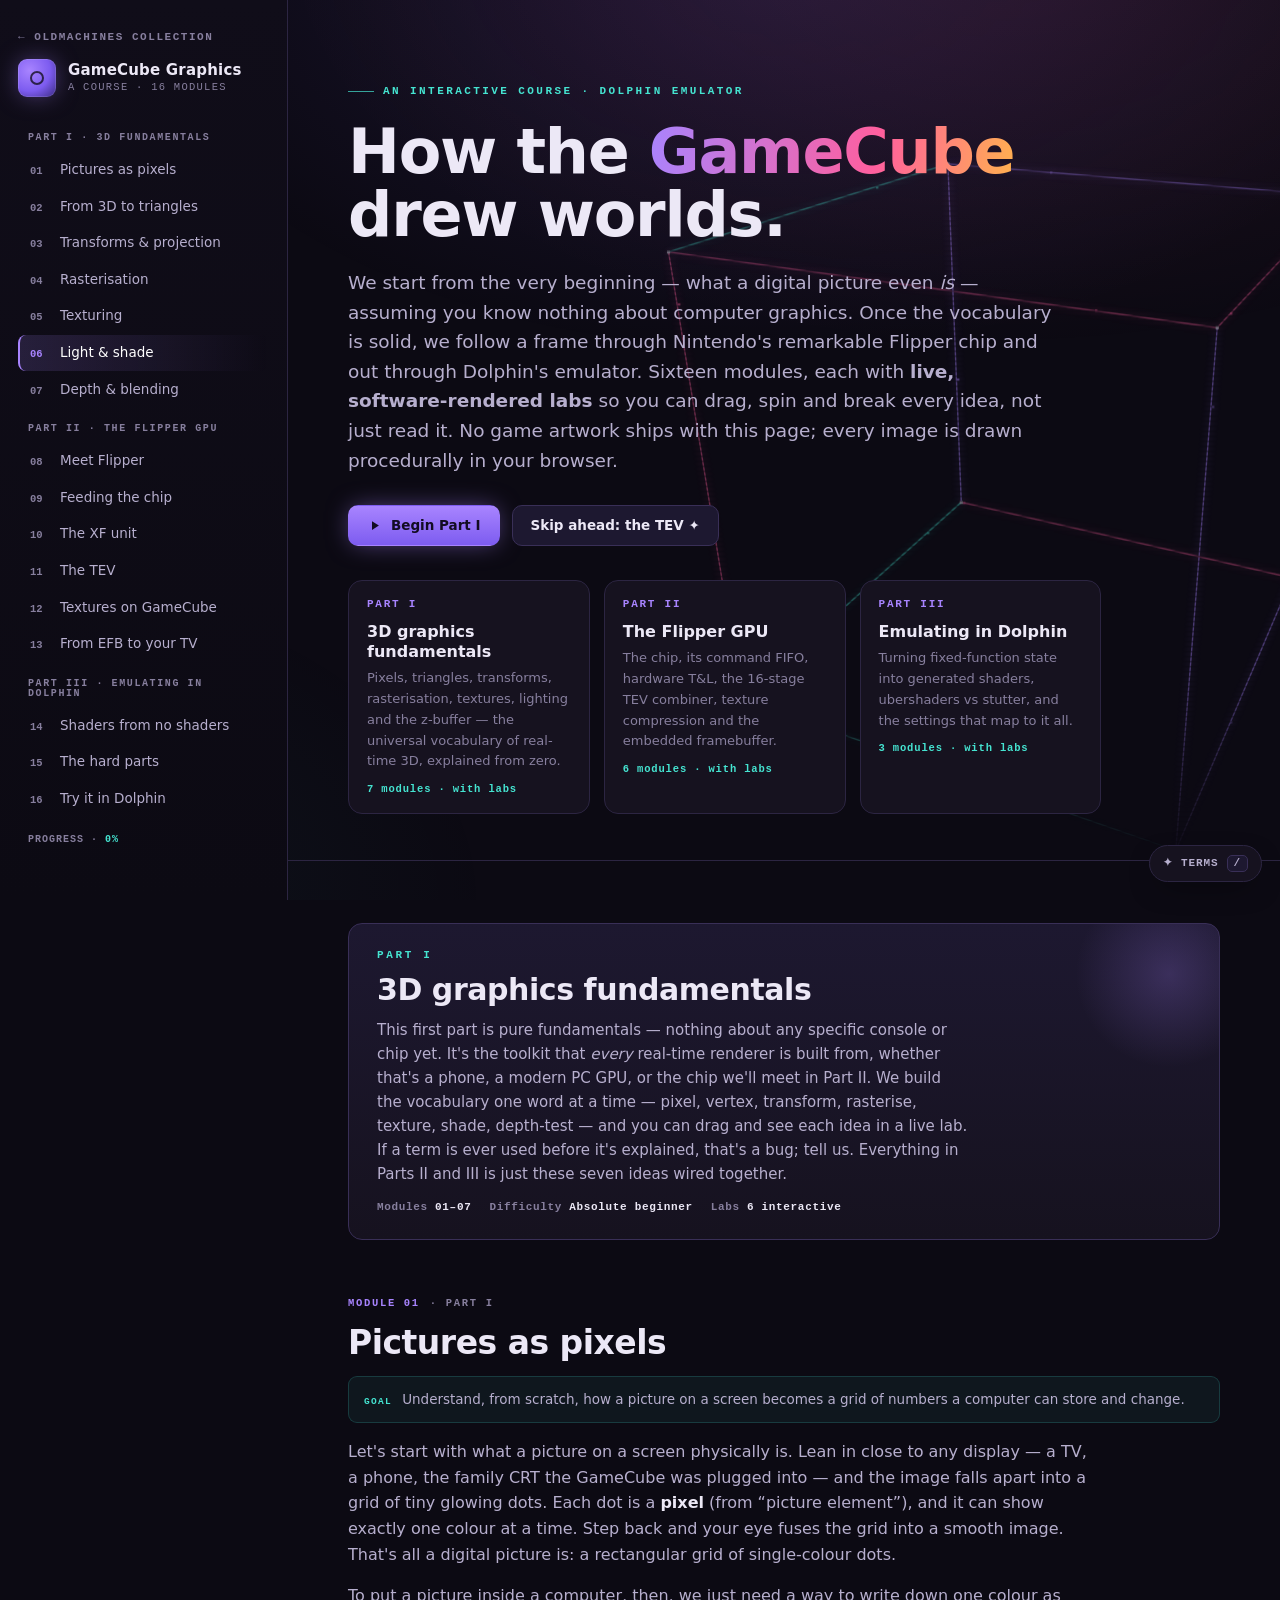
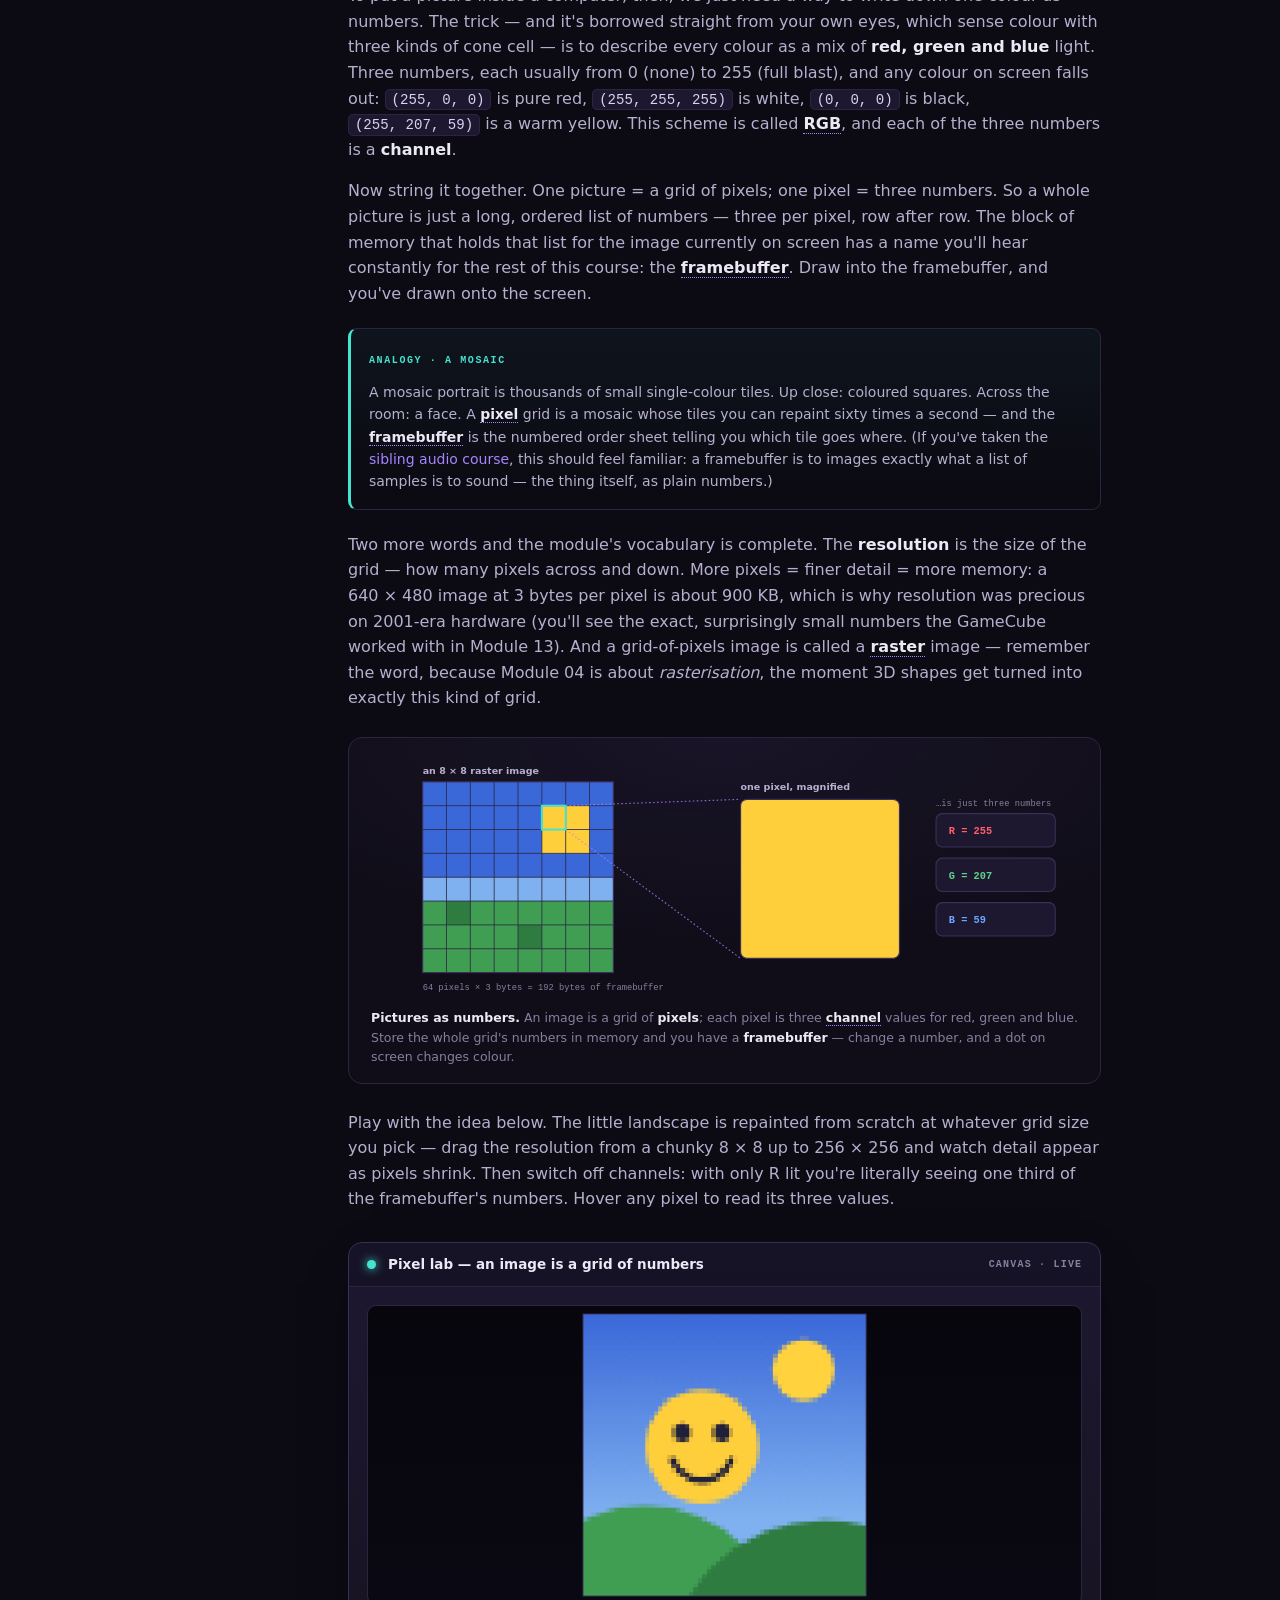
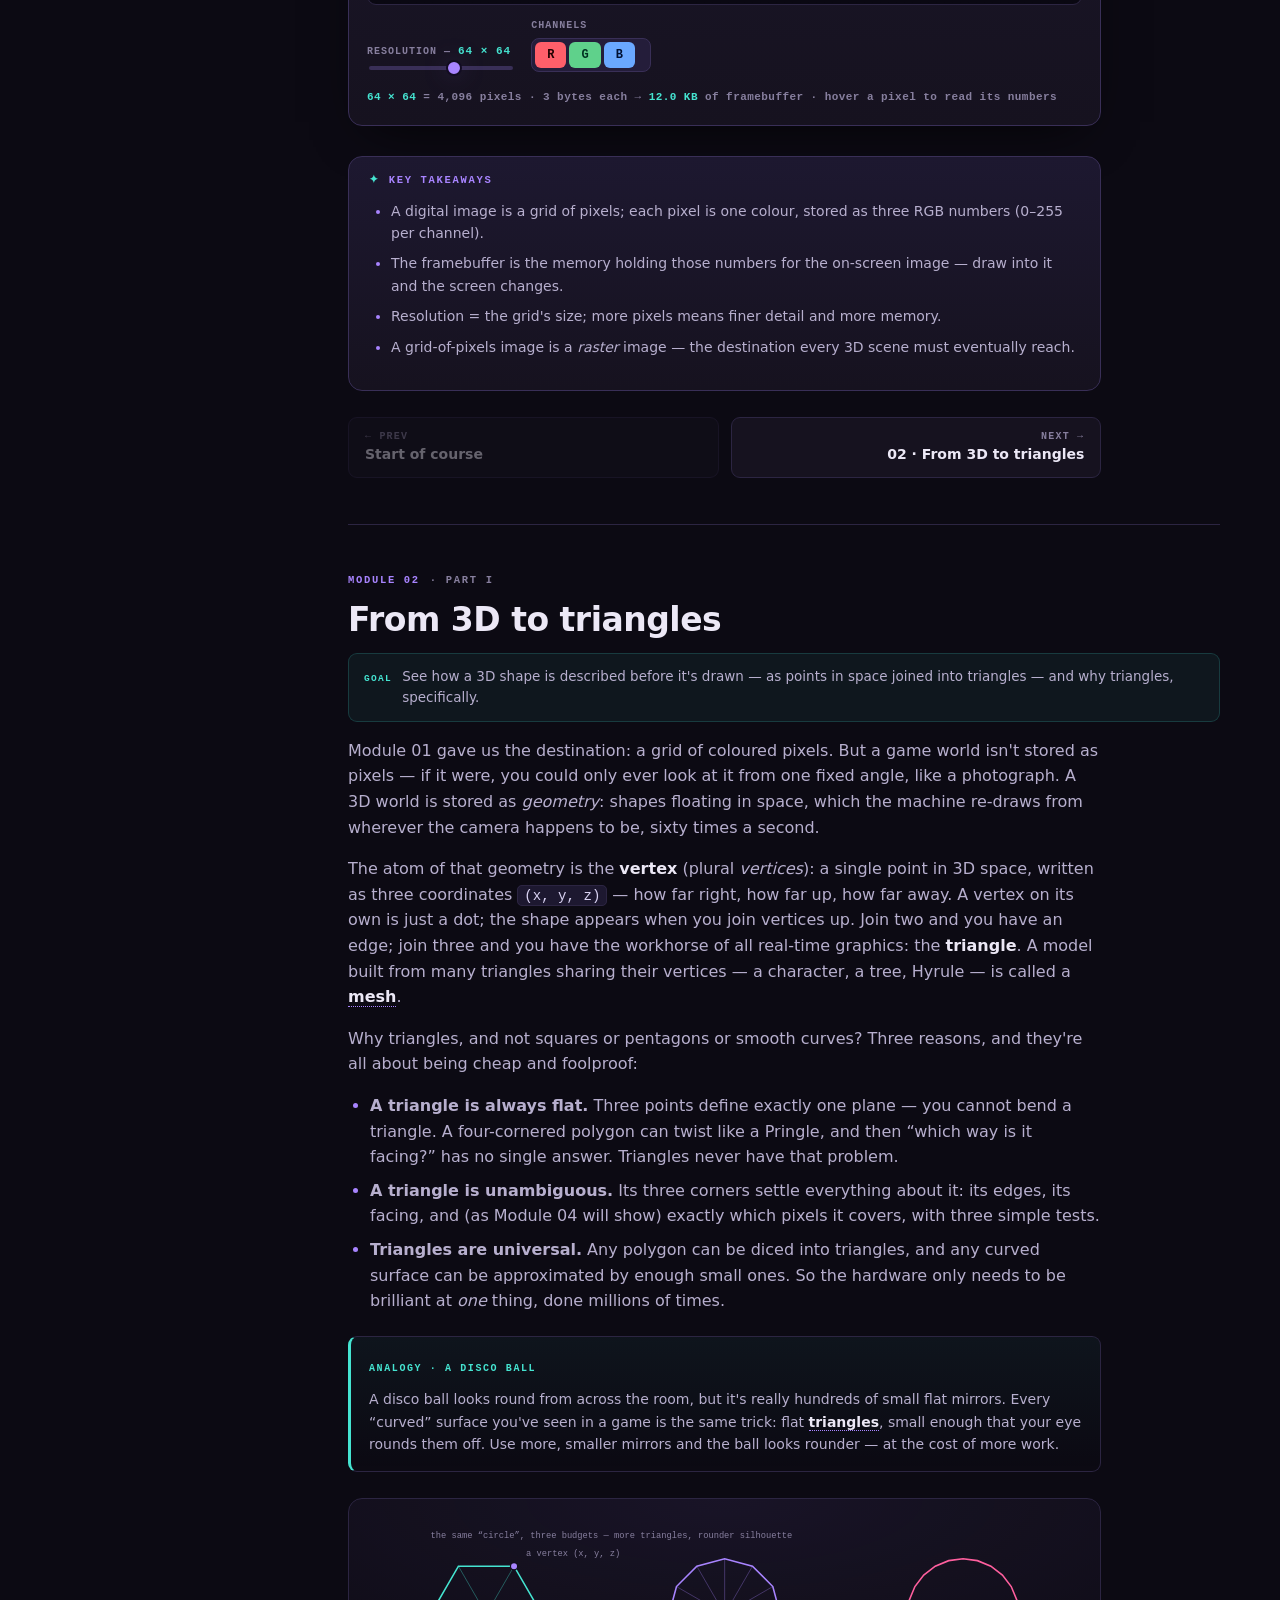
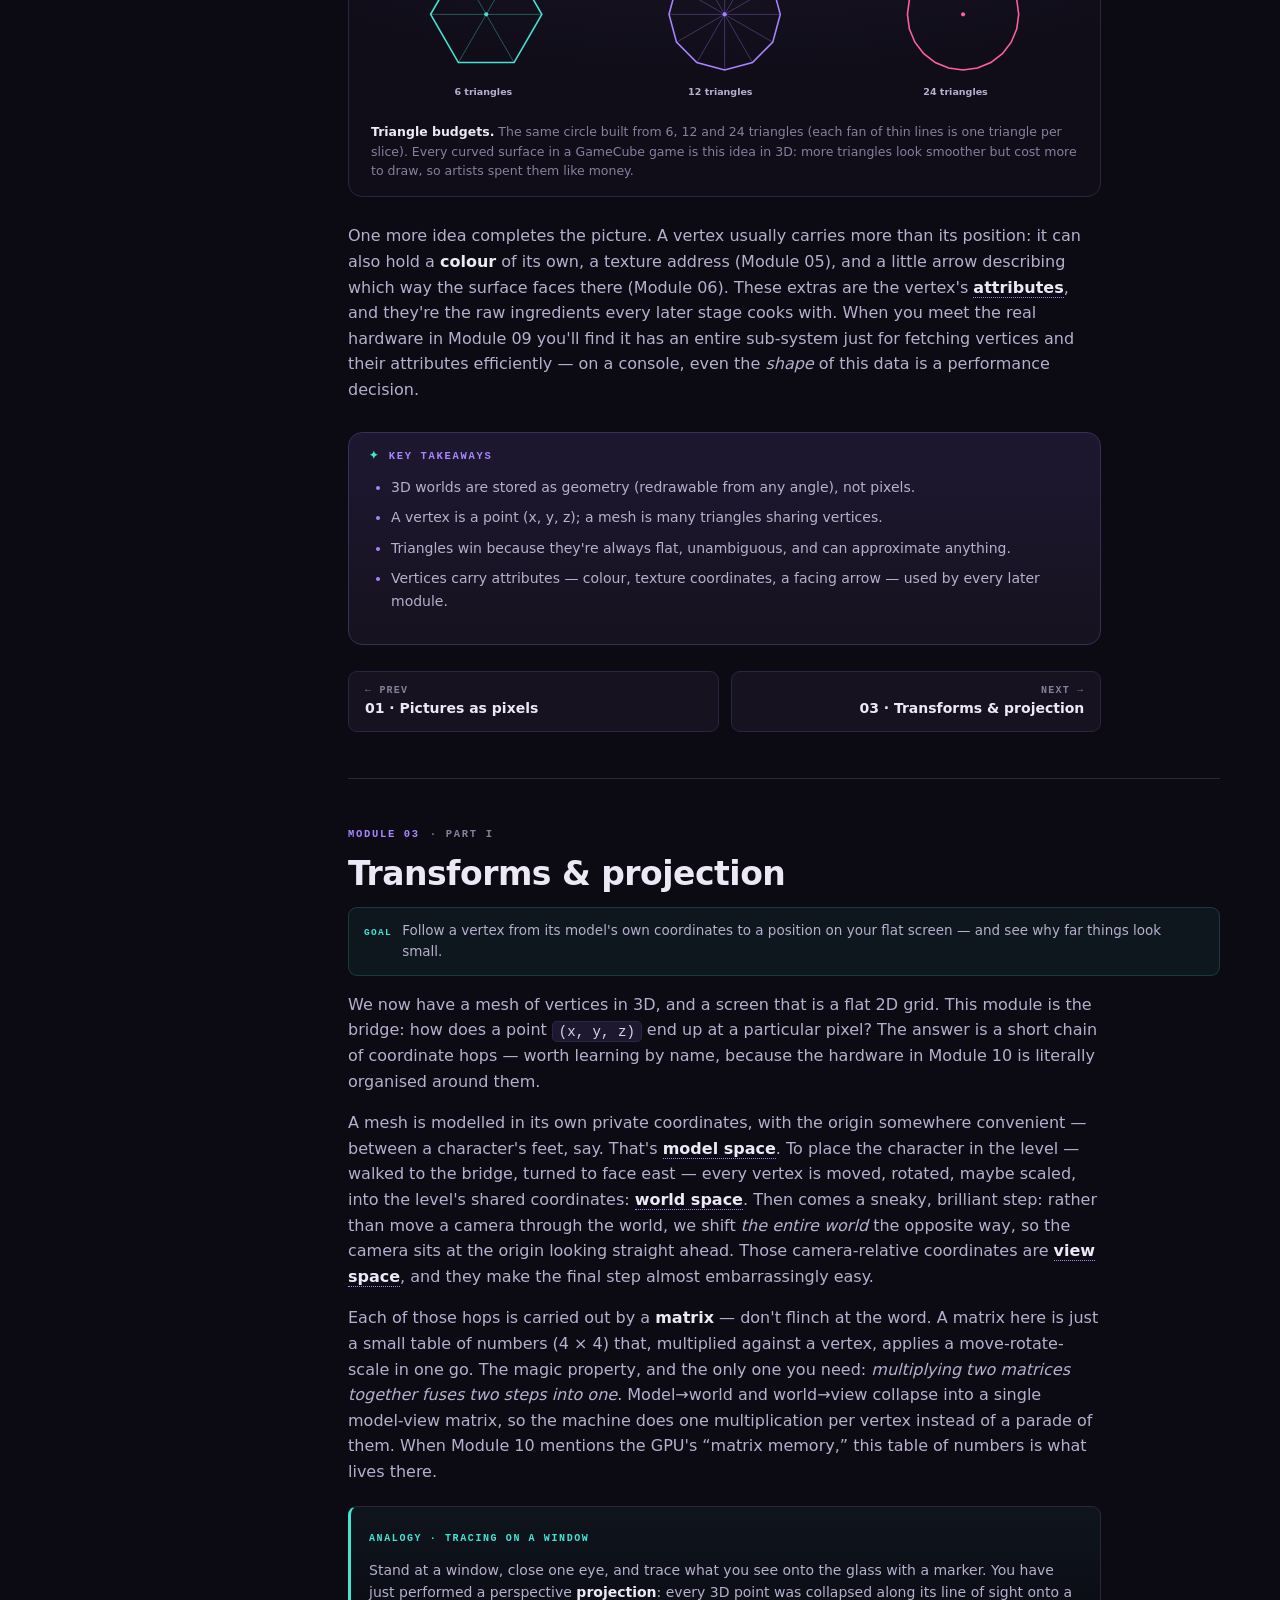
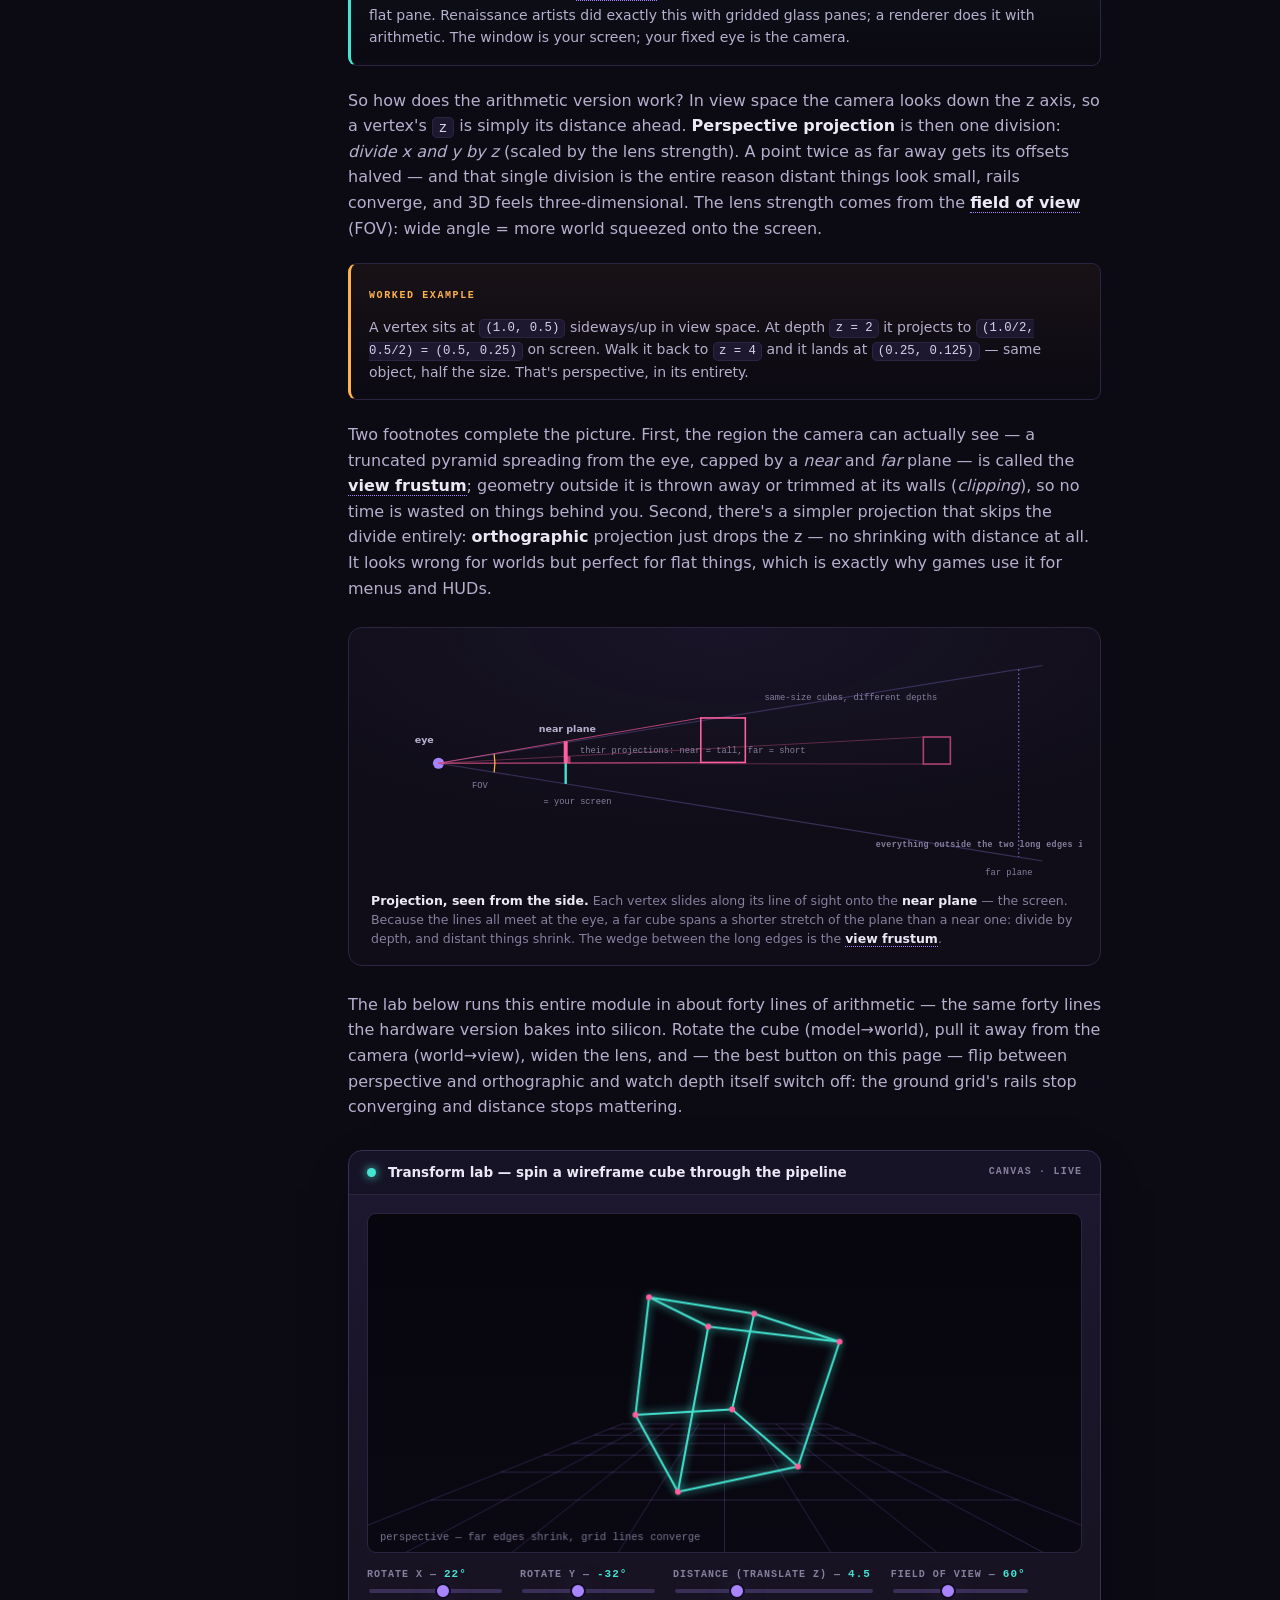
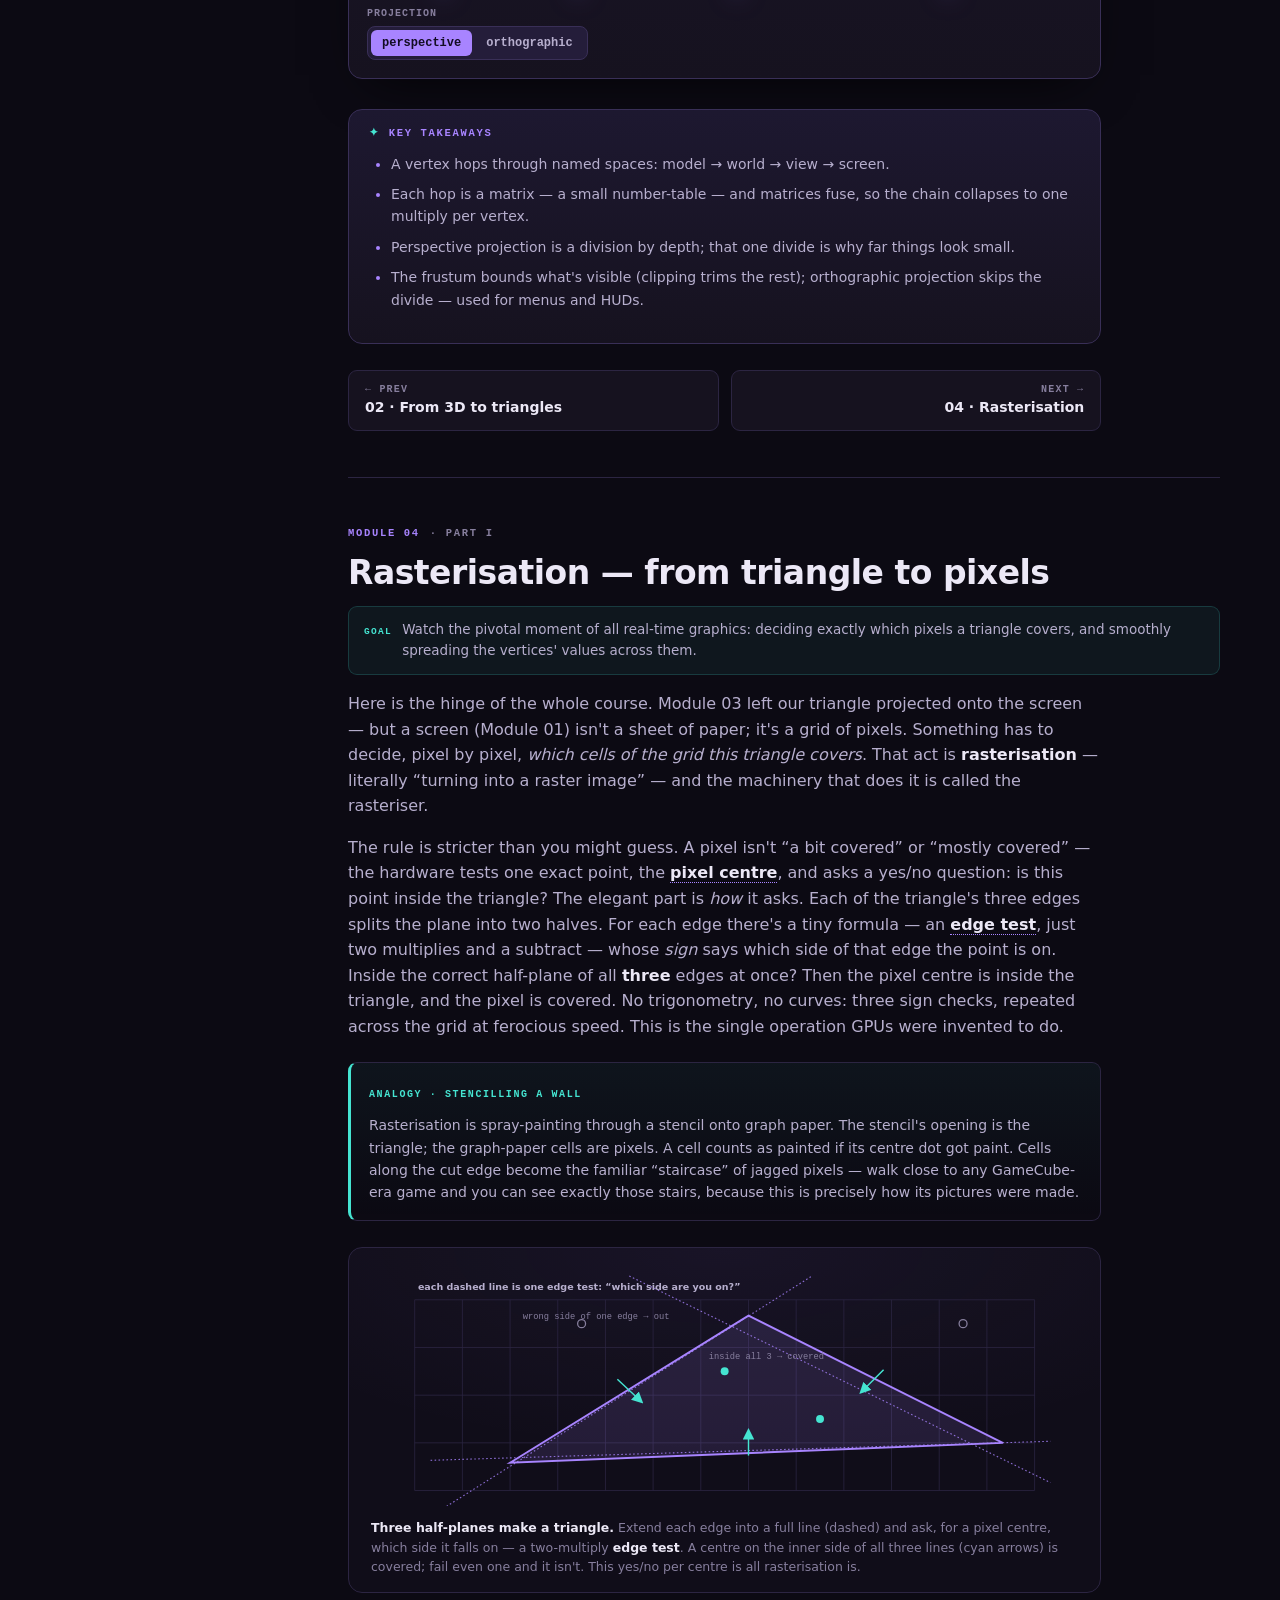
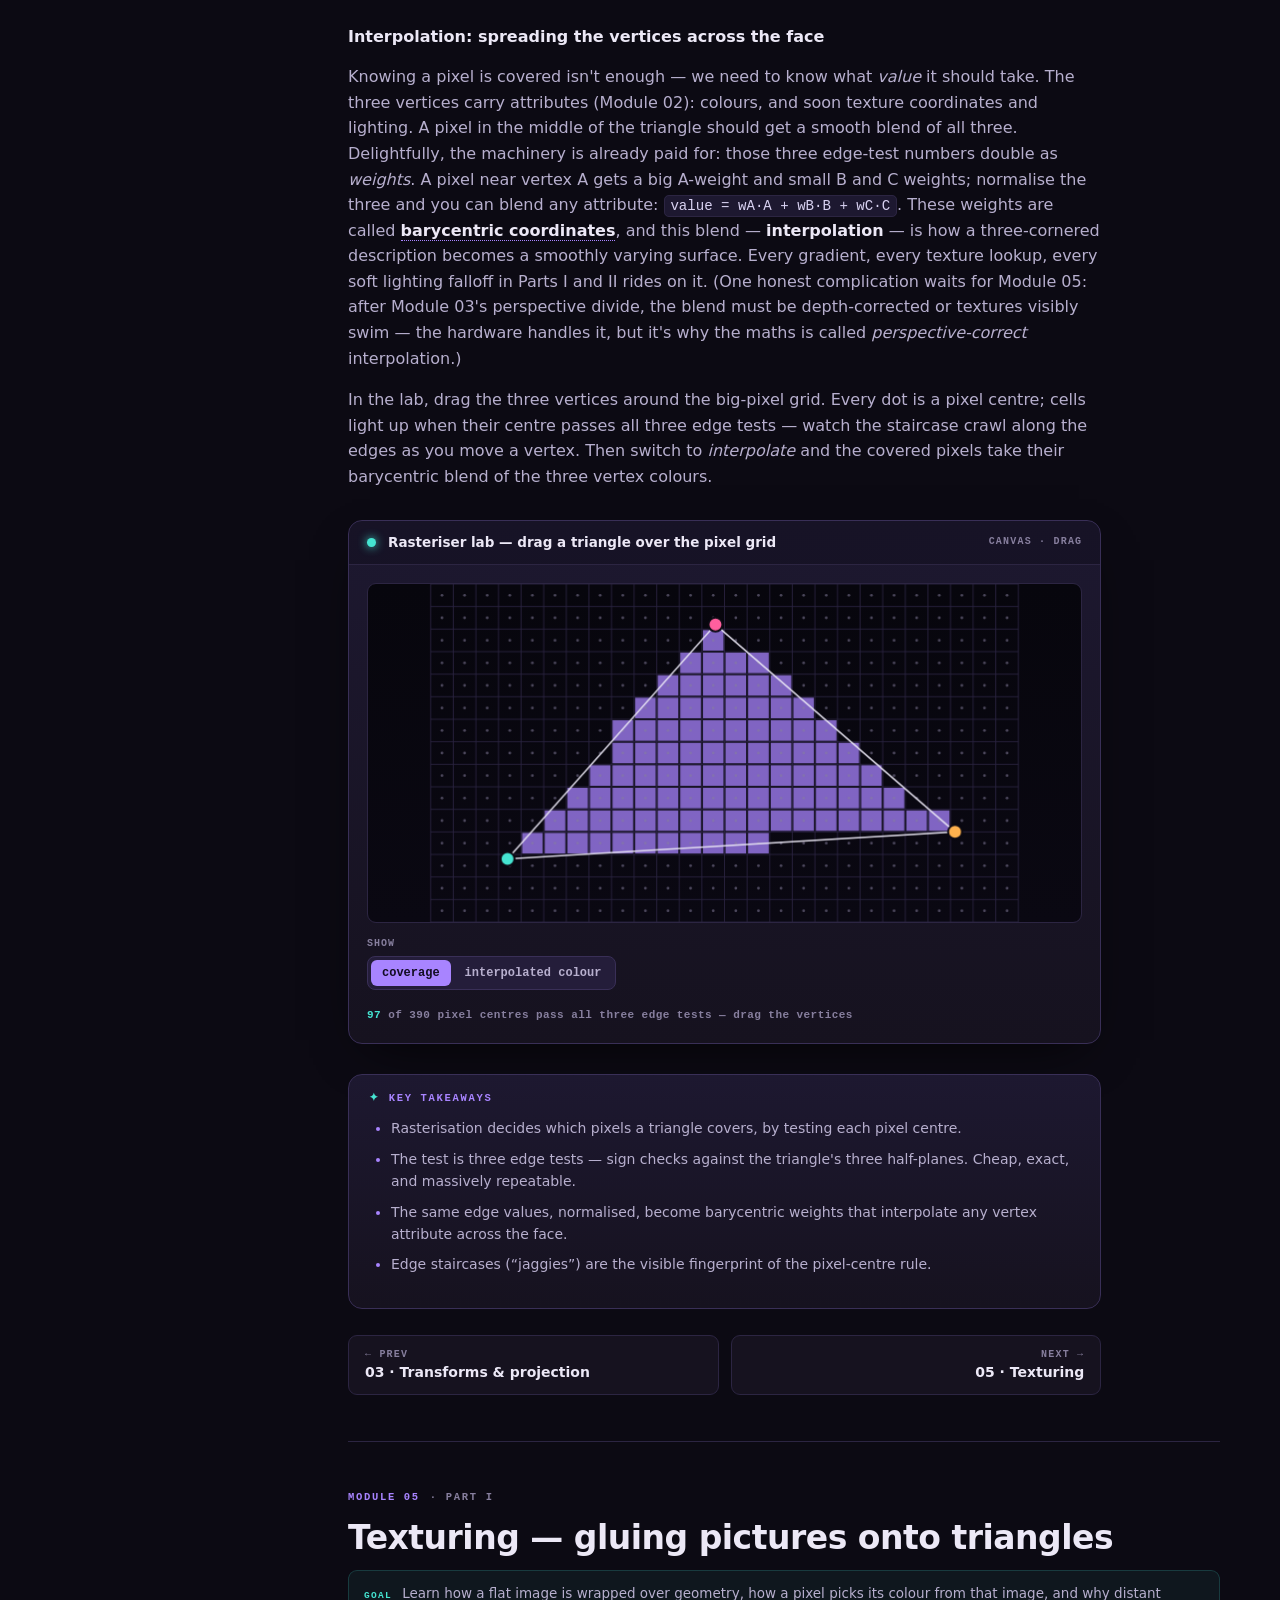
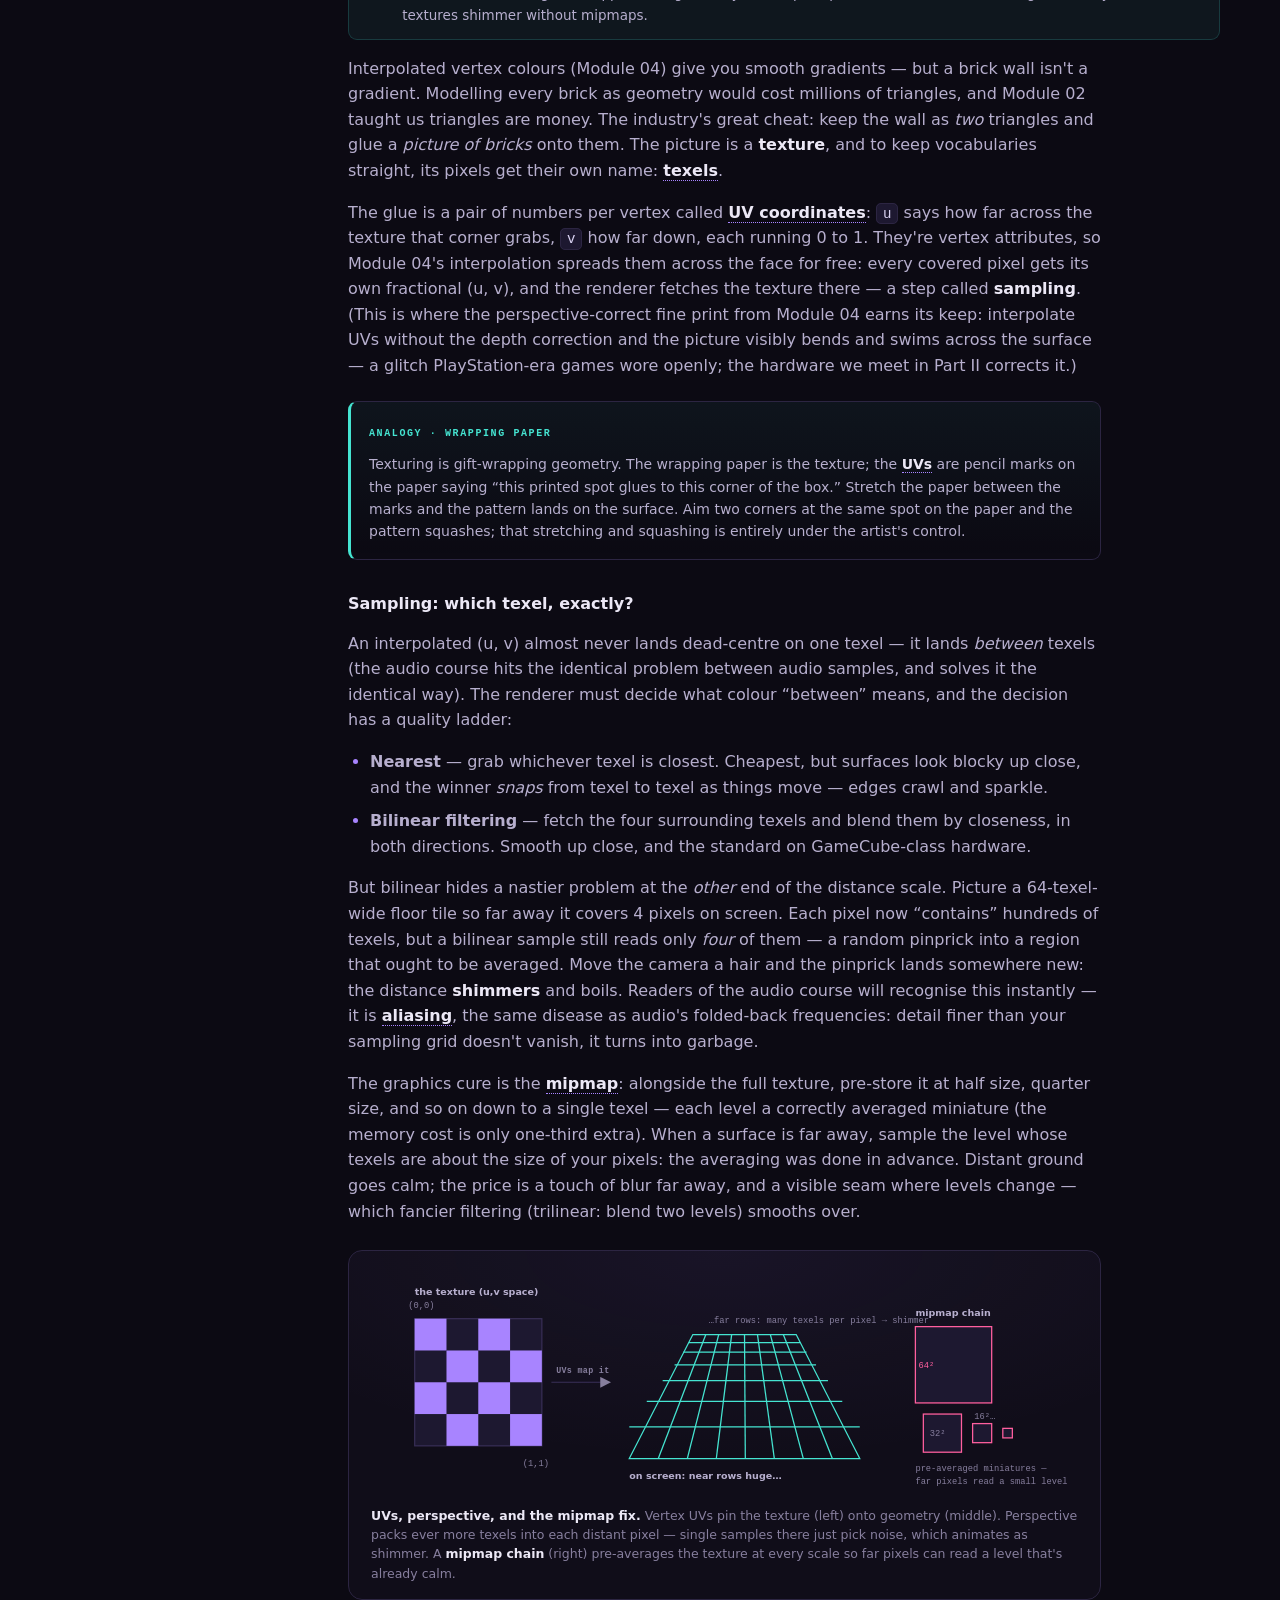
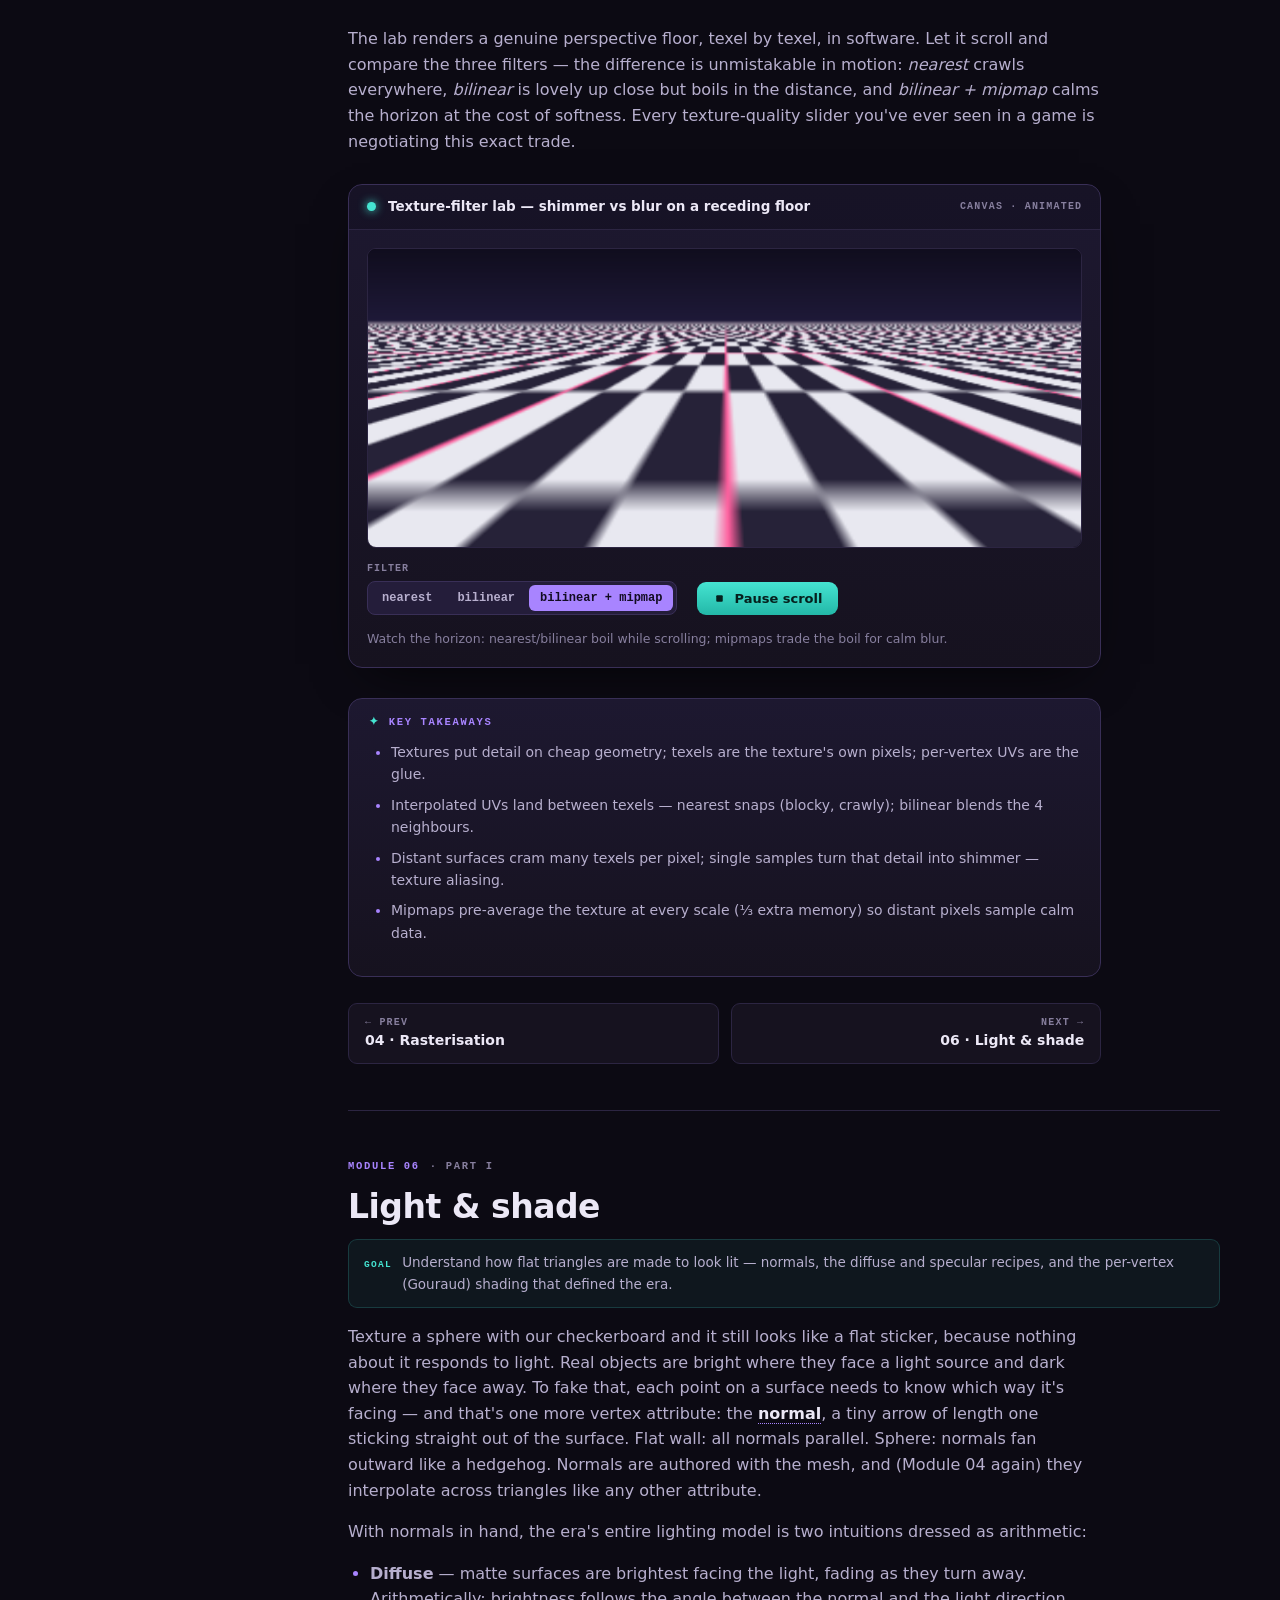
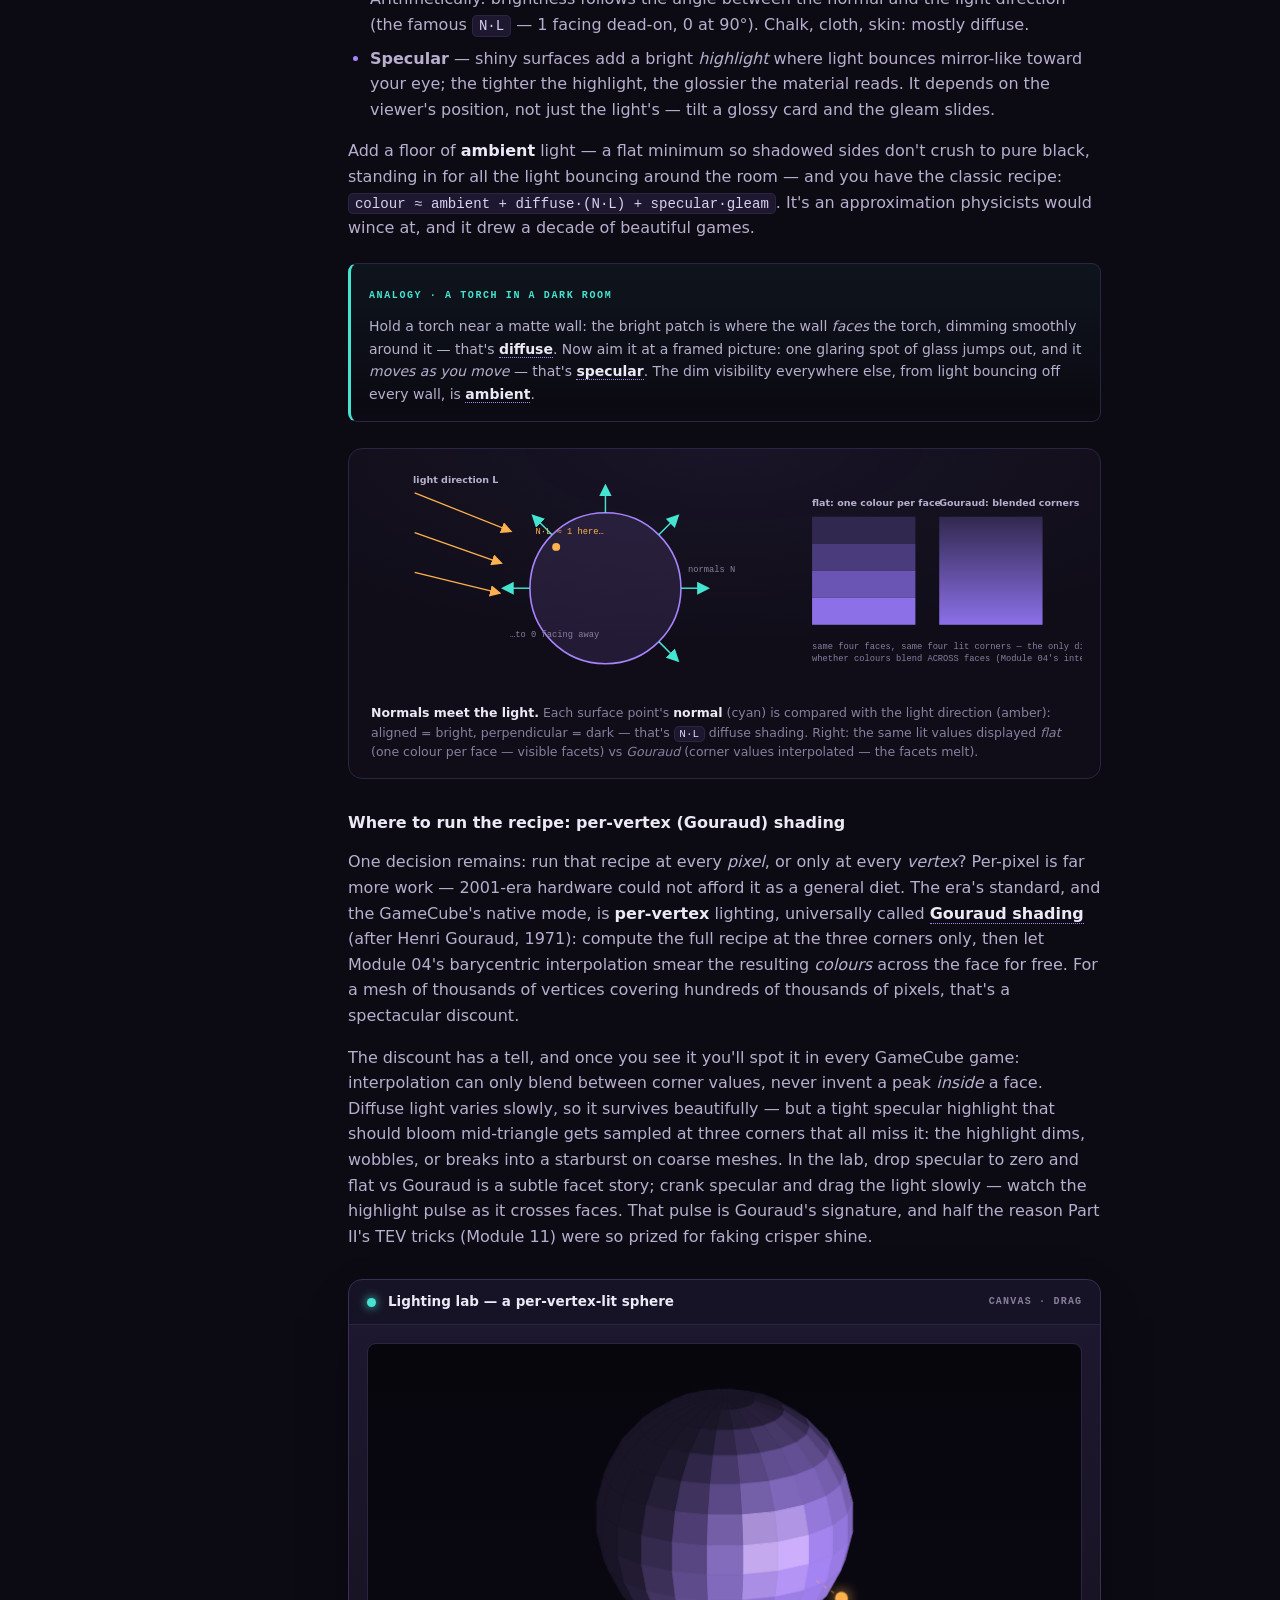
<file: graphics/index.html>
<!DOCTYPE html>
<html lang="en">
<head>
<meta charset="utf-8">
<meta name="viewport" content="width=device-width, initial-scale=1">
<title>GameCube Graphics — a course on Flipper, the TEV &amp; emulation</title>
<link rel="icon" href="data:image/svg+xml,%3Csvg xmlns=%27http://www.w3.org/2000/svg%27 viewBox=%270 0 32 32%27%3E%3Crect width=%2732%27 height=%2732%27 rx=%278%27 fill=%27%237d5cf0%27/%3E%3Ccircle cx=%2716%27 cy=%2716%27 r=%276%27 fill=%27none%27 stroke=%27%230c0a13%27 stroke-width=%273%27/%3E%3C/svg%3E">
<meta name="description" content="A hands-on course in three parts: 3D graphics fundamentals from scratch, how the GameCube's Flipper GPU draws a frame (including the TEV, its 'pixel shaders before pixel shaders'), and how Dolphin emulates it — with live software-rendered labs so you can see every concept.">
<link rel="stylesheet" href="styles.css">
</head>
<body>

<div class="progress" aria-hidden="true"><div class="fill" id="progress-fill"></div></div>
<button class="menu-btn" id="menu-btn" aria-label="Open contents">☰</button>
<div class="scrim" id="scrim"></div>

<div class="app">

  <!-- ================================================= SIDEBAR ============ -->
  <aside class="sidebar" id="sidebar">
    <a class="collection-link" href="https://oldmachines.github.io/">← oldmachines collection</a>
    <div class="brand">
      <div class="logo" aria-hidden="true"></div>
      <div>
        <h1>GameCube Graphics</h1>
        <span class="sub">A course · 16 modules</span>
      </div>
    </div>

    <nav class="toc" aria-label="Course contents">
      <div class="toc-group">Part I · 3D fundamentals</div>
      <a href="#pixels"><span class="n">01</span><span>Pictures as pixels</span></a>
      <a href="#triangles"><span class="n">02</span><span>From 3D to triangles</span></a>
      <a href="#transforms"><span class="n">03</span><span>Transforms &amp; projection</span></a>
      <a href="#raster"><span class="n">04</span><span>Rasterisation</span></a>
      <a href="#texturing"><span class="n">05</span><span>Texturing</span></a>
      <a href="#lighting"><span class="n">06</span><span>Light &amp; shade</span></a>
      <a href="#depth"><span class="n">07</span><span>Depth &amp; blending</span></a>

      <div class="toc-group">Part II · The Flipper GPU</div>
      <a href="#flipper"><span class="n">08</span><span>Meet Flipper</span></a>
      <a href="#feeding"><span class="n">09</span><span>Feeding the chip</span></a>
      <a href="#xf"><span class="n">10</span><span>The XF unit</span></a>
      <a href="#tev"><span class="n">11</span><span>The TEV</span></a>
      <a href="#gctex"><span class="n">12</span><span>Textures on GameCube</span></a>
      <a href="#efb"><span class="n">13</span><span>From EFB to your TV</span></a>

      <div class="toc-group">Part III · Emulating in Dolphin</div>
      <a href="#ubershaders"><span class="n">14</span><span>Shaders from no shaders</span></a>
      <a href="#hardparts"><span class="n">15</span><span>The hard parts</span></a>
      <a href="#try"><span class="n">16</span><span>Try it in Dolphin</span></a>

      <div class="progress-note">Progress · <b id="pct">0%</b></div>
    </nav>
  </aside>

  <!-- ================================================= MAIN =============== -->
  <main class="main">

    <!-- ------------------------------------------------ HERO -------------- -->
    <header class="hero">
      <canvas id="hero-gfx" aria-hidden="true"></canvas>
      <div class="wrap">
        <div class="inner">
          <span class="eyebrow">An interactive course · Dolphin emulator</span>
          <h2>How the <span class="grad">GameCube</span> drew worlds.</h2>
          <p class="lede">
            We start from the very beginning — what a digital picture even
            <em>is</em> — assuming you know nothing about computer graphics. Once
            the vocabulary is solid, we follow a frame through Nintendo's
            remarkable Flipper chip and out through Dolphin's emulator. Sixteen
            modules, each with <strong>live, software-rendered labs</strong> so
            you can drag, spin and break every idea, not just read it. No game
            artwork ships with this page; every image is drawn procedurally in
            your browser.
          </p>
          <div class="cta-row">
            <a class="btn primary" href="#pixels">
              <svg viewBox="0 0 24 24" fill="currentColor"><path d="M8 5v14l11-7z"/></svg>
              Begin Part I
            </a>
            <a class="btn" href="#tev">Skip ahead: the TEV ✦</a>
          </div>

          <div class="arc-cards">
            <a class="arc" href="#part-1">
              <div class="an">PART I</div>
              <h4>3D graphics fundamentals</h4>
              <p>Pixels, triangles, transforms, rasterisation, textures, lighting and the z-buffer — the universal vocabulary of real-time 3D, explained from zero.</p>
              <div class="cnt">7 modules · with labs</div>
            </a>
            <a class="arc" href="#part-2">
              <div class="an">PART II</div>
              <h4>The Flipper GPU</h4>
              <p>The chip, its command FIFO, hardware T&amp;L, the 16-stage TEV combiner, texture compression and the embedded framebuffer.</p>
              <div class="cnt">6 modules · with labs</div>
            </a>
            <a class="arc" href="#part-3">
              <div class="an">PART III</div>
              <h4>Emulating in Dolphin</h4>
              <p>Turning fixed-function state into generated shaders, ubershaders vs stutter, and the settings that map to it all.</p>
              <div class="cnt">3 modules · with labs</div>
            </a>
          </div>
        </div>
      </div>
    </header>

    <div class="wrap">

      <!-- ============================================ PART I ============== -->
      <section class="part" id="part-1">
        <div class="part-inner">
          <div class="kicker">Part I</div>
          <h3>3D graphics fundamentals</h3>
          <p>
            This first part is pure fundamentals — nothing about any specific
            console or chip yet. It's the toolkit that <em>every</em> real-time
            renderer is built from, whether that's a phone, a modern PC GPU, or
            the chip we'll meet in Part II. We build the vocabulary one word at
            a time — pixel, vertex, transform, rasterise, texture, shade,
            depth-test — and you can drag and see each idea in a live lab. If a
            term is ever used before it's explained, that's a bug; tell us.
            Everything in Parts II and III is just these seven ideas wired
            together.
          </p>
          <div class="part-meta"><span>Modules <b>01–07</b></span><span>Difficulty <b>Absolute beginner</b></span><span>Labs <b>6 interactive</b></span></div>
        </div>
      </section>

      <!-- --- Module 01 --- -->
      <section class="doc" id="pixels">
        <div class="mod-head">
          <span class="eye">Module 01 <span class="part-tag">· Part I</span></span>
          <h3>Pictures as pixels</h3>
          <div class="objective"><span class="lbl">Goal</span><span class="txt">Understand, from scratch, how a picture on a screen becomes a grid of numbers a computer can store and change.</span></div>
        </div>
        <div class="prose">
          <p>
            Let's start with what a picture on a screen physically is. Lean in
            close to any display — a TV, a phone, the family CRT the GameCube was
            plugged into — and the image falls apart into a grid of tiny glowing
            dots. Each dot is a <strong>pixel</strong> (from &ldquo;picture
            element&rdquo;), and it can show exactly one colour at a time. Step
            back and your eye fuses the grid into a smooth image. That's all a
            digital picture is: a rectangular grid of single-colour dots.
          </p>
          <p>
            To put a picture inside a computer, then, we just need a way to write
            down one colour as numbers. The trick — and it's borrowed straight
            from your own eyes, which sense colour with three kinds of cone cell —
            is to describe every colour as a mix of <strong>red, green and
            blue</strong> light. Three numbers, each usually from 0 (none) to 255
            (full blast), and any colour on screen falls out:
            <code>(255,&nbsp;0,&nbsp;0)</code> is pure red,
            <code>(255,&nbsp;255,&nbsp;255)</code> is white,
            <code>(0,&nbsp;0,&nbsp;0)</code> is black,
            <code>(255,&nbsp;207,&nbsp;59)</code> is a warm yellow. This scheme is
            called <span class="term" data-tip="Describing a colour as three numbers: how much Red, Green and Blue light to mix. Usually 0–255 per channel.">RGB</span>,
            and each of the three numbers is a <strong>channel</strong>.
          </p>
          <p>
            Now string it together. One picture = a grid of pixels; one pixel =
            three numbers. So a whole picture is just a long, ordered list of
            numbers — three per pixel, row after row. The block of memory that
            holds that list for the image currently on screen has a name you'll
            hear constantly for the rest of this course: the
            <span class="term" data-tip="The region of memory holding the colour numbers for every pixel of the image being built or shown — the picture, as numbers.">framebuffer</span>.
            Draw into the framebuffer, and you've drawn onto the screen.
          </p>

          <div class="analogy">
            <span class="lbl">Analogy · A mosaic</span>
            <p>
              A mosaic portrait is thousands of small single-colour tiles. Up
              close: coloured squares. Across the room: a face. A
              <span class="term" data-tip="One dot of a digital image; it shows a single colour, described by its R, G and B numbers.">pixel</span>
              grid is a mosaic whose tiles you can repaint sixty times a second —
              and the <span class="term" data-tip="The memory holding every pixel's colour numbers for the current image.">framebuffer</span>
              is the numbered order sheet telling you which tile goes where. (If
              you've taken the <a href="../audio/">sibling audio course</a>, this
              should feel familiar: a framebuffer is to images exactly what a
              list of samples is to sound — the thing itself, as plain numbers.)
            </p>
          </div>

          <p>
            Two more words and the module's vocabulary is complete. The
            <strong>resolution</strong> is the size of the grid — how many pixels
            across and down. More pixels = finer detail = more memory: a
            640&nbsp;×&nbsp;480 image at 3 bytes per pixel is about
            900&nbsp;KB, which is why resolution was precious on
            2001-era hardware (you'll see the exact, surprisingly small numbers
            the GameCube worked with in Module 13). And a grid-of-pixels image is
            called a <span class="term" data-tip="An image stored as a grid of pixels (as opposed to shapes/curves). Rasterisation, in Module 04, is the act of producing one.">raster</span>
            image — remember the word, because Module 04 is about
            <em>rasterisation</em>, the moment 3D shapes get turned into exactly
            this kind of grid.
          </p>

          <figure class="figure">
            <svg viewBox="0 0 900 300" role="img" aria-label="A small pixel grid, with one pixel magnified into its three RGB numbers">
              <!-- 8x8 grid of a tiny landscape, cells 30px, origin (70,30) -->
              <rect x="70" y="30" width="240" height="120" fill="#3a68d8"/>
              <rect x="70" y="150" width="240" height="30" fill="#7fb0ef"/>
              <rect x="220" y="60" width="30" height="30" fill="#ffcf3b"/>
              <rect x="250" y="60" width="30" height="30" fill="#ffcf3b"/>
              <rect x="220" y="90" width="30" height="30" fill="#ffcf3b"/>
              <rect x="250" y="90" width="30" height="30" fill="#ffcf3b"/>
              <rect x="70" y="180" width="240" height="90" fill="#3f9e52"/>
              <rect x="100" y="180" width="30" height="30" fill="#2f7c40"/>
              <rect x="190" y="210" width="30" height="30" fill="#2f7c40"/>
              <!-- grid lines -->
              <g class="d-grid">
                <line x1="100" y1="30" x2="100" y2="270"/><line x1="130" y1="30" x2="130" y2="270"/>
                <line x1="160" y1="30" x2="160" y2="270"/><line x1="190" y1="30" x2="190" y2="270"/>
                <line x1="220" y1="30" x2="220" y2="270"/><line x1="250" y1="30" x2="250" y2="270"/>
                <line x1="280" y1="30" x2="280" y2="270"/>
                <line x1="70" y1="60" x2="310" y2="60"/><line x1="70" y1="90" x2="310" y2="90"/>
                <line x1="70" y1="120" x2="310" y2="120"/><line x1="70" y1="150" x2="310" y2="150"/>
                <line x1="70" y1="180" x2="310" y2="180"/><line x1="70" y1="210" x2="310" y2="210"/>
                <line x1="70" y1="240" x2="310" y2="240"/>
              </g>
              <rect x="70" y="30" width="240" height="240" fill="none" class="d-axis"/>
              <!-- highlight one pixel and magnify it -->
              <rect x="220" y="60" width="30" height="30" fill="none" stroke="#45e4d1" stroke-width="2.5"/>
              <line x1="250" y1="60" x2="470" y2="52" class="d-stem"/>
              <line x1="250" y1="90" x2="470" y2="252" class="d-stem"/>
              <rect x="470" y="52" width="200" height="200" fill="#ffcf3b" rx="8"/>
              <rect x="470" y="52" width="200" height="200" fill="none" class="d-axis" rx="8"/>
              <!-- RGB readout -->
              <rect x="716" y="70" width="150" height="42" rx="8" class="d-fill-panel d-stroke-line" stroke-width="1.4"/>
              <text x="732" y="96" class="d-val" style="fill:#ff5f6a">R = 255</text>
              <rect x="716" y="126" width="150" height="42" rx="8" class="d-fill-panel d-stroke-line" stroke-width="1.4"/>
              <text x="732" y="152" class="d-val" style="fill:#5fd18b">G = 207</text>
              <rect x="716" y="182" width="150" height="42" rx="8" class="d-fill-panel d-stroke-line" stroke-width="1.4"/>
              <text x="732" y="208" class="d-val" style="fill:#6aa8ff">B = 59</text>
              <text x="70" y="20" class="d-tag d-cyan">an 8 × 8 raster image</text>
              <text x="470" y="40" class="d-tag d-magenta">one pixel, magnified</text>
              <text x="716" y="60" class="d-sub">…is just three numbers</text>
              <text x="70" y="292" class="d-sub">64 pixels × 3 bytes = 192 bytes of framebuffer</text>
            </svg>
            <figcaption class="fig-cap"><strong>Pictures as numbers.</strong> An image is a grid of <strong>pixels</strong>; each pixel is three <span class="term" data-tip="One of the three numbers (R, G or B) making up a pixel's colour.">channel</span> values for red, green and blue. Store the whole grid's numbers in memory and you have a <strong>framebuffer</strong> — change a number, and a dot on screen changes colour.</figcaption>
          </figure>

          <p>
            Play with the idea below. The little landscape is repainted from
            scratch at whatever grid size you pick — drag the resolution from a
            chunky 8&nbsp;×&nbsp;8 up to 256&nbsp;×&nbsp;256 and watch detail
            appear as pixels shrink. Then switch off channels: with only R lit
            you're literally seeing one third of the framebuffer's numbers.
            Hover any pixel to read its three values.
          </p>

          <div class="lab" id="lab-pixel">
            <div class="lab-head"><span class="dot"></span><span class="title">Pixel lab — an image is a grid of numbers</span><span class="badge">Canvas · live</span></div>
            <div class="lab-body">
              <canvas class="gfx" aria-label="A procedurally drawn scene rendered at an adjustable pixel-grid resolution"></canvas>
              <div class="controls">
                <div class="ctrl">
                  <label>Resolution — <span class="val" data-res-val>64 × 64</span></label>
                  <input type="range" min="3" max="8" value="6" step="1" data-res aria-label="Resolution (power of two)">
                </div>
                <div class="ctrl">
                  <label>Channels</label>
                  <div class="chan-btns" role="group" aria-label="Colour channels">
                    <button class="on" data-ch="r" aria-label="Red channel">R</button>
                    <button class="on" data-ch="g" aria-label="Green channel">G</button>
                    <button class="on" data-ch="b" aria-label="Blue channel">B</button>
                  </div>
                </div>
              </div>
              <div class="lab-readout" data-pix-info></div>
            </div>
          </div>

          <div class="takeaway">
            <div class="th">Key takeaways</div>
            <ul>
              <li>A digital image is a grid of pixels; each pixel is one colour, stored as three RGB numbers (0–255 per channel).</li>
              <li>The framebuffer is the memory holding those numbers for the on-screen image — draw into it and the screen changes.</li>
              <li>Resolution = the grid's size; more pixels means finer detail and more memory.</li>
              <li>A grid-of-pixels image is a <em>raster</em> image — the destination every 3D scene must eventually reach.</li>
            </ul>
          </div>

          <div class="mod-nav">
            <a class="disabled" aria-disabled="true"><span class="dir">← Prev</span><span class="ttl">Start of course</span></a>
            <a class="next" href="#triangles"><span class="dir">Next →</span><span class="ttl">02 · From 3D to triangles</span></a>
          </div>
        </div>
      </section>

      <!-- --- Module 02 --- -->
      <section class="doc" id="triangles">
        <div class="mod-head">
          <span class="eye">Module 02 <span class="part-tag">· Part I</span></span>
          <h3>From 3D to triangles</h3>
          <div class="objective"><span class="lbl">Goal</span><span class="txt">See how a 3D shape is described before it's drawn — as points in space joined into triangles — and why triangles, specifically.</span></div>
        </div>
        <div class="prose">
          <p>
            Module 01 gave us the destination: a grid of coloured pixels. But a
            game world isn't stored as pixels — if it were, you could only ever
            look at it from one fixed angle, like a photograph. A 3D world is
            stored as <em>geometry</em>: shapes floating in space, which the
            machine re-draws from wherever the camera happens to be, sixty times
            a second.
          </p>
          <p>
            The atom of that geometry is the <strong>vertex</strong> (plural
            <em>vertices</em>): a single point in 3D space, written as three
            coordinates <code>(x, y, z)</code> — how far right, how far up, how
            far away. A vertex on its own is just a dot; the shape appears when
            you join vertices up. Join two and you have an edge; join three and
            you have the workhorse of all real-time graphics: the
            <strong>triangle</strong>. A model built from many triangles sharing
            their vertices — a character, a tree, Hyrule — is called a
            <span class="term" data-tip="A 3D model described as many triangles sharing vertices — the standard way shapes are stored for real-time rendering.">mesh</span>.
          </p>
          <p>
            Why triangles, and not squares or pentagons or smooth curves? Three
            reasons, and they're all about being cheap and foolproof:
          </p>
          <ul>
            <li><strong>A triangle is always flat.</strong> Three points define exactly one plane — you cannot bend a triangle. A four-cornered polygon can twist like a Pringle, and then &ldquo;which way is it facing?&rdquo; has no single answer. Triangles never have that problem.</li>
            <li><strong>A triangle is unambiguous.</strong> Its three corners settle everything about it: its edges, its facing, and (as Module 04 will show) exactly which pixels it covers, with three simple tests.</li>
            <li><strong>Triangles are universal.</strong> Any polygon can be diced into triangles, and any curved surface can be approximated by enough small ones. So the hardware only needs to be brilliant at <em>one</em> thing, done millions of times.</li>
          </ul>

          <div class="analogy">
            <span class="lbl">Analogy · A disco ball</span>
            <p>
              A disco ball looks round from across the room, but it's really
              hundreds of small flat mirrors. Every &ldquo;curved&rdquo; surface
              you've seen in a game is the same trick: flat
              <span class="term" data-tip="The three-cornered polygon all real-time 3D is built from — always flat, unambiguous, and cheap to draw.">triangles</span>,
              small enough that your eye rounds them off. Use more, smaller
              mirrors and the ball looks rounder — at the cost of more work.
            </p>
          </div>

          <figure class="figure">
            <svg viewBox="0 0 900 240" role="img" aria-label="A circle approximated by 6, 12 and 24 triangles — more triangles look rounder">
              <!-- hexagon fan -->
              <g class="d-cyan-s" fill="none" stroke-width="2">
                <polygon points="220,120 185,59.4 115,59.4 80,120 115,180.6 185,180.6"/>
              </g>
              <g stroke="#45e4d1" stroke-width="1" opacity="0.45">
                <line x1="150" y1="120" x2="220" y2="120"/><line x1="150" y1="120" x2="185" y2="59.4"/>
                <line x1="150" y1="120" x2="115" y2="59.4"/><line x1="150" y1="120" x2="80" y2="120"/>
                <line x1="150" y1="120" x2="115" y2="180.6"/><line x1="150" y1="120" x2="185" y2="180.6"/>
              </g>
              <circle cx="150" cy="120" r="2.6" class="d-cyan"/>
              <!-- 12-gon fan -->
              <g class="d-violet-s" fill="none" stroke-width="2">
                <polygon points="520,120 510.6,85 485,59.4 450,50 415,59.4 389.4,85 380,120 389.4,155 415,180.6 450,190 485,180.6 510.6,155"/>
              </g>
              <g stroke="#a884ff" stroke-width="1" opacity="0.4">
                <line x1="450" y1="120" x2="520" y2="120"/><line x1="450" y1="120" x2="510.6" y2="85"/>
                <line x1="450" y1="120" x2="485" y2="59.4"/><line x1="450" y1="120" x2="450" y2="50"/>
                <line x1="450" y1="120" x2="415" y2="59.4"/><line x1="450" y1="120" x2="389.4" y2="85"/>
                <line x1="450" y1="120" x2="380" y2="120"/><line x1="450" y1="120" x2="389.4" y2="155"/>
                <line x1="450" y1="120" x2="415" y2="180.6"/><line x1="450" y1="120" x2="450" y2="190"/>
                <line x1="450" y1="120" x2="485" y2="180.6"/><line x1="450" y1="120" x2="510.6" y2="155"/>
              </g>
              <circle cx="450" cy="120" r="2.6" class="d-violet"/>
              <!-- 24-gon -->
              <g class="d-magenta-s" fill="none" stroke-width="2">
                <polygon points="820,120 817.6,101.9 810.6,85 799.5,70.5 785,59.4 768.1,52.4 750,50 731.9,52.4 715,59.4 700.5,70.5 689.4,85 682.4,101.9 680,120 682.4,138.1 689.4,155 700.5,169.5 715,180.6 731.9,187.6 750,190 768.1,187.6 785,180.6 799.5,169.5 810.6,155 817.6,138.1"/>
              </g>
              <circle cx="750" cy="120" r="2.6" class="d-magenta"/>
              <!-- vertex callout -->
              <circle cx="185" cy="59.4" r="4.5" class="d-dot-v"/>
              <text x="200" y="46" class="d-sub d-violet">a vertex (x, y, z)</text>
              <text x="110" y="222" class="d-tag d-cyan">6 triangles</text>
              <text x="404" y="222" class="d-tag d-violet">12 triangles</text>
              <text x="700" y="222" class="d-tag d-magenta">24 triangles</text>
              <text x="80" y="24" class="d-sub">the same &ldquo;circle&rdquo;, three budgets — more triangles, rounder silhouette</text>
            </svg>
            <figcaption class="fig-cap"><strong>Triangle budgets.</strong> The same circle built from 6, 12 and 24 triangles (each fan of thin lines is one triangle per slice). Every curved surface in a GameCube game is this idea in 3D: more triangles look smoother but cost more to draw, so artists spent them like money.</figcaption>
          </figure>

          <p>
            One more idea completes the picture. A vertex usually carries more
            than its position: it can also hold a <strong>colour</strong> of its
            own, a texture address (Module 05), and a little arrow describing
            which way the surface faces there (Module 06). These extras are the
            vertex's <span class="term" data-tip="The data attached to a vertex besides its position — its colour, texture coordinates, normal, and so on.">attributes</span>,
            and they're the raw ingredients every later stage cooks with. When
            you meet the real hardware in Module 09 you'll find it has an
            entire sub-system just for fetching vertices and their attributes
            efficiently — on a console, even the <em>shape</em> of this data is
            a performance decision.
          </p>

          <div class="takeaway">
            <div class="th">Key takeaways</div>
            <ul>
              <li>3D worlds are stored as geometry (redrawable from any angle), not pixels.</li>
              <li>A vertex is a point (x, y, z); a mesh is many triangles sharing vertices.</li>
              <li>Triangles win because they're always flat, unambiguous, and can approximate anything.</li>
              <li>Vertices carry attributes — colour, texture coordinates, a facing arrow — used by every later module.</li>
            </ul>
          </div>

          <div class="mod-nav">
            <a href="#pixels"><span class="dir">← Prev</span><span class="ttl">01 · Pictures as pixels</span></a>
            <a class="next" href="#transforms"><span class="dir">Next →</span><span class="ttl">03 · Transforms &amp; projection</span></a>
          </div>
        </div>
      </section>

      <!-- --- Module 03 --- -->
      <section class="doc" id="transforms">
        <div class="mod-head">
          <span class="eye">Module 03 <span class="part-tag">· Part I</span></span>
          <h3>Transforms &amp; projection</h3>
          <div class="objective"><span class="lbl">Goal</span><span class="txt">Follow a vertex from its model's own coordinates to a position on your flat screen — and see why far things look small.</span></div>
        </div>
        <div class="prose">
          <p>
            We now have a mesh of vertices in 3D, and a screen that is a flat 2D
            grid. This module is the bridge: how does a point <code>(x, y, z)</code>
            end up at a particular pixel? The answer is a short chain of
            coordinate hops — worth learning by name, because the hardware in
            Module 10 is literally organised around them.
          </p>
          <p>
            A mesh is modelled in its own private coordinates, with the origin
            somewhere convenient — between a character's feet, say. That's
            <span class="term" data-tip="A mesh's own private coordinate system, centred wherever was convenient for the artist.">model space</span>.
            To place the character in the level — walked to the bridge, turned to
            face east — every vertex is moved, rotated, maybe scaled, into the
            level's shared coordinates: <span class="term" data-tip="The scene's shared coordinate system, where every object has been placed, rotated and scaled into position.">world space</span>.
            Then comes a sneaky, brilliant step: rather than move a camera
            through the world, we shift <em>the entire world</em> the opposite
            way, so the camera sits at the origin looking straight ahead. Those
            camera-relative coordinates are
            <span class="term" data-tip="Coordinates relative to the camera: the whole world shifted and rotated so the camera sits at the origin looking down one axis.">view space</span>,
            and they make the final step almost embarrassingly easy.
          </p>
          <p>
            Each of those hops is carried out by a <strong>matrix</strong> —
            don't flinch at the word. A matrix here is just a small table of
            numbers (4&nbsp;×&nbsp;4) that, multiplied against a vertex, applies
            a move-rotate-scale in one go. The magic property, and the only one
            you need: <em>multiplying two matrices together fuses two steps into
            one</em>. Model→world and world→view collapse into a single
            model-view matrix, so the machine does one multiplication per vertex
            instead of a parade of them. When Module 10 mentions the GPU's
            &ldquo;matrix memory,&rdquo; this table of numbers is what lives
            there.
          </p>

          <div class="analogy">
            <span class="lbl">Analogy · Tracing on a window</span>
            <p>
              Stand at a window, close one eye, and trace what you see onto the
              glass with a marker. You have just performed a perspective
              <span class="term" data-tip="Flattening 3D view-space points onto a 2D image plane — the step that turns space into a picture.">projection</span>:
              every 3D point was collapsed along its line of sight onto a flat
              pane. Renaissance artists did exactly this with gridded glass
              panes; a renderer does it with arithmetic. The window is your
              screen; your fixed eye is the camera.
            </p>
          </div>

          <p>
            So how does the arithmetic version work? In view space the camera
            looks down the z axis, so a vertex's <code>z</code> is simply its
            distance ahead. <strong>Perspective projection</strong> is then one
            division: <em>divide x and y by z</em> (scaled by the lens strength).
            A point twice as far away gets its offsets halved — and that single
            division is the entire reason distant things look small, rails
            converge, and 3D feels three-dimensional. The lens strength comes
            from the <span class="term" data-tip="Field of view — how wide an angle the camera sees. Wide = fisheye-ish and fast-feeling; narrow = telephoto and flat.">field of view</span>
            (FOV): wide angle = more world squeezed onto the screen.
          </p>

          <div class="example">
            <span class="lbl">Worked example</span>
            <p>
              A vertex sits at <code>(1.0, 0.5)</code> sideways/up in view space.
              At depth <code>z = 2</code> it projects to
              <code>(1.0/2, 0.5/2) = (0.5, 0.25)</code> on screen. Walk it back to
              <code>z = 4</code> and it lands at <code>(0.25, 0.125)</code> —
              same object, half the size. That's perspective, in its entirety.
            </p>
          </div>

          <p>
            Two footnotes complete the picture. First, the region the camera can
            actually see — a truncated pyramid spreading from the eye, capped by
            a <em>near</em> and <em>far</em> plane — is called the
            <span class="term" data-tip="The truncated-pyramid volume of space the camera can see, bounded by the near and far planes and the field of view.">view frustum</span>;
            geometry outside it is thrown away or trimmed at its walls
            (<em>clipping</em>), so no time is wasted on things behind you.
            Second, there's a simpler projection that skips the divide entirely:
            <strong>orthographic</strong> projection just drops the z — no
            shrinking with distance at all. It looks wrong for worlds but
            perfect for flat things, which is exactly why games use it for menus
            and HUDs.
          </p>

          <figure class="figure">
            <svg viewBox="0 0 900 290" role="img" aria-label="Side view of a camera frustum: points project along sight lines onto the near plane">
              <defs><marker id="m3" markerWidth="9" markerHeight="9" refX="7" refY="4.5" orient="auto"><path d="M0 0 L9 4.5 L0 9 z" fill="#877f9e"/></marker></defs>
              <!-- camera -->
              <circle cx="90" cy="145" r="7" class="d-violet"/>
              <text x="60" y="120" class="d-tag d-violet">eye</text>
              <!-- frustum edges -->
              <line x1="90" y1="145" x2="850" y2="22" class="d-axis"/>
              <line x1="90" y1="145" x2="850" y2="268" class="d-axis"/>
              <!-- near plane (the screen) -->
              <line x1="250" y1="119" x2="250" y2="171" stroke="#45e4d1" stroke-width="3"/>
              <text x="216" y="106" class="d-tag d-cyan">near plane</text>
              <text x="222" y="196" class="d-sub">= your screen</text>
              <!-- far plane -->
              <line x1="820" y1="27" x2="820" y2="263" class="d-stem"/>
              <text x="778" y="285" class="d-sub">far plane</text>
              <!-- object: cube near and far -->
              <rect x="420" y="88" width="56" height="56" fill="none" class="d-magenta-s" stroke-width="2"/>
              <rect x="700" y="112" width="34" height="34" fill="none" class="d-magenta-s" stroke-width="2" opacity="0.65"/>
              <!-- sight lines through corners onto near plane -->
              <line x1="90" y1="145" x2="420" y2="88" stroke="#ff5f9e" stroke-width="1.2" opacity="0.7"/>
              <line x1="90" y1="145" x2="420" y2="144" stroke="#ff5f9e" stroke-width="1.2" opacity="0.7"/>
              <line x1="250" y1="117.3" x2="250" y2="144.5" stroke="#ff5f9e" stroke-width="5"/>
              <line x1="90" y1="145" x2="700" y2="112" stroke="#ff5f9e" stroke-width="1" opacity="0.4"/>
              <line x1="90" y1="145" x2="700" y2="146" stroke="#ff5f9e" stroke-width="1" opacity="0.4"/>
              <line x1="253.5" y1="136.3" x2="253.5" y2="145.2" stroke="#ff5f9e" stroke-width="5" opacity="0.6"/>
              <text x="500" y="66" class="d-sub d-magenta">same-size cubes, different depths</text>
              <text x="268" y="132" class="d-sub">their projections: near = tall, far = short</text>
              <!-- fov arc -->
              <path d="M 160 133.5 A 70 70 0 0 1 160 156.5" fill="none" stroke="#ffb14e" stroke-width="1.6"/>
              <text x="132" y="176" class="d-sub d-amber">FOV</text>
              <text x="640" y="250" class="d-flow">everything outside the two long edges is clipped</text>
            </svg>
            <figcaption class="fig-cap"><strong>Projection, seen from the side.</strong> Each vertex slides along its line of sight onto the <strong>near plane</strong> — the screen. Because the lines all meet at the eye, a far cube spans a shorter stretch of the plane than a near one: divide by depth, and distant things shrink. The wedge between the long edges is the <span class="term" data-tip="The volume of space the camera can see; geometry outside it is discarded (clipped) before drawing.">view frustum</span>.</figcaption>
          </figure>

          <p>
            The lab below runs this entire module in about forty lines of
            arithmetic — the same forty lines the hardware version bakes into
            silicon. Rotate the cube (model→world), pull it away from the camera
            (world→view), widen the lens, and — the best button on this page —
            flip between perspective and orthographic and watch depth itself
            switch off: the ground grid's rails stop converging and distance
            stops mattering.
          </p>

          <div class="lab" id="lab-transform">
            <div class="lab-head"><span class="dot"></span><span class="title">Transform lab — spin a wireframe cube through the pipeline</span><span class="badge">Canvas · live</span></div>
            <div class="lab-body">
              <canvas class="gfx tall" aria-label="Wireframe cube rendered with adjustable rotation, distance and field of view"></canvas>
              <div class="controls">
                <div class="ctrl">
                  <label>Rotate X — <span class="val" data-rx-val>22°</span></label>
                  <input type="range" min="-180" max="180" value="22" data-rx aria-label="Rotation about X">
                </div>
                <div class="ctrl">
                  <label>Rotate Y — <span class="val" data-ry-val>-32°</span></label>
                  <input type="range" min="-180" max="180" value="-32" data-ry aria-label="Rotation about Y">
                </div>
                <div class="ctrl">
                  <label>Distance (translate Z) — <span class="val" data-tz-val>4.5</span></label>
                  <input type="range" min="2.6" max="9" value="4.5" step="0.1" data-tz aria-label="Distance from camera">
                </div>
                <div class="ctrl">
                  <label>Field of view — <span class="val" data-fov-val>60°</span></label>
                  <input type="range" min="20" max="120" value="60" data-fov aria-label="Field of view">
                </div>
                <div class="ctrl">
                  <label>Projection</label>
                  <div class="seg-btns" data-proj role="group" aria-label="Projection type">
                    <button class="on" data-mode="persp">perspective</button>
                    <button data-mode="ortho">orthographic</button>
                  </div>
                </div>
              </div>
            </div>
          </div>

          <div class="takeaway">
            <div class="th">Key takeaways</div>
            <ul>
              <li>A vertex hops through named spaces: model → world → view → screen.</li>
              <li>Each hop is a matrix — a small number-table — and matrices fuse, so the chain collapses to one multiply per vertex.</li>
              <li>Perspective projection is a division by depth; that one divide is why far things look small.</li>
              <li>The frustum bounds what's visible (clipping trims the rest); orthographic projection skips the divide — used for menus and HUDs.</li>
            </ul>
          </div>

          <div class="mod-nav">
            <a href="#triangles"><span class="dir">← Prev</span><span class="ttl">02 · From 3D to triangles</span></a>
            <a class="next" href="#raster"><span class="dir">Next →</span><span class="ttl">04 · Rasterisation</span></a>
          </div>
        </div>
      </section>

      <!-- --- Module 04 --- -->
      <section class="doc" id="raster">
        <div class="mod-head">
          <span class="eye">Module 04 <span class="part-tag">· Part I</span></span>
          <h3>Rasterisation — from triangle to pixels</h3>
          <div class="objective"><span class="lbl">Goal</span><span class="txt">Watch the pivotal moment of all real-time graphics: deciding exactly which pixels a triangle covers, and smoothly spreading the vertices' values across them.</span></div>
        </div>
        <div class="prose">
          <p>
            Here is the hinge of the whole course. Module 03 left our triangle
            projected onto the screen — but a screen (Module 01) isn't a sheet
            of paper; it's a grid of pixels. Something has to decide, pixel by
            pixel, <em>which cells of the grid this triangle covers</em>. That
            act is <strong>rasterisation</strong> — literally &ldquo;turning
            into a raster image&rdquo; — and the machinery that does it is
            called the rasteriser.
          </p>
          <p>
            The rule is stricter than you might guess. A pixel isn't &ldquo;a
            bit covered&rdquo; or &ldquo;mostly covered&rdquo; — the hardware
            tests one exact point, the <span class="term" data-tip="The exact point at the middle of a pixel that rasterisation tests: if the centre is inside the triangle, the pixel belongs to it.">pixel centre</span>,
            and asks a yes/no question: is this point inside the triangle? The
            elegant part is <em>how</em> it asks. Each of the triangle's three
            edges splits the plane into two halves. For each edge there's a tiny
            formula — an <span class="term" data-tip="A cheap formula (a cross product) whose sign says which side of an edge a point lies on. Three of them make an inside-a-triangle test.">edge test</span>,
            just two multiplies and a subtract — whose <em>sign</em> says which
            side of that edge the point is on. Inside the correct half-plane of
            all <strong>three</strong> edges at once? Then the pixel centre is
            inside the triangle, and the pixel is covered. No trigonometry, no
            curves: three sign checks, repeated across the grid at ferocious
            speed. This is the single operation GPUs were invented to do.
          </p>

          <div class="analogy">
            <span class="lbl">Analogy · Stencilling a wall</span>
            <p>
              Rasterisation is spray-painting through a stencil onto graph
              paper. The stencil's opening is the triangle; the graph-paper
              cells are pixels. A cell counts as painted if its centre dot got
              paint. Cells along the cut edge become the familiar
              &ldquo;staircase&rdquo; of jagged pixels — walk close to any
              GameCube-era game and you can see exactly those stairs, because
              this is precisely how its pictures were made.
            </p>
          </div>

          <figure class="figure">
            <svg viewBox="0 0 900 300" role="img" aria-label="A triangle's three edges as half-plane tests over a pixel grid">
              <defs><marker id="m4" markerWidth="8" markerHeight="8" refX="6" refY="4" orient="auto"><path d="M0 0 L8 4 L0 8 z" fill="#45e4d1"/></marker></defs>
              <!-- pixel grid -->
              <g class="d-grid">
                <line x1="60" y1="40" x2="60" y2="280"/><line x1="120" y1="40" x2="120" y2="280"/>
                <line x1="180" y1="40" x2="180" y2="280"/><line x1="240" y1="40" x2="240" y2="280"/>
                <line x1="300" y1="40" x2="300" y2="280"/><line x1="360" y1="40" x2="360" y2="280"/>
                <line x1="420" y1="40" x2="420" y2="280"/><line x1="480" y1="40" x2="480" y2="280"/>
                <line x1="540" y1="40" x2="540" y2="280"/><line x1="600" y1="40" x2="600" y2="280"/>
                <line x1="660" y1="40" x2="660" y2="280"/><line x1="720" y1="40" x2="720" y2="280"/>
                <line x1="780" y1="40" x2="780" y2="280"/><line x1="840" y1="40" x2="840" y2="280"/>
                <line x1="60" y1="40" x2="840" y2="40"/><line x1="60" y1="100" x2="840" y2="100"/>
                <line x1="60" y1="160" x2="840" y2="160"/><line x1="60" y1="220" x2="840" y2="220"/>
                <line x1="60" y1="280" x2="840" y2="280"/>
              </g>
              <!-- extended edge lines (half-planes) -->
              <line x1="100" y1="300" x2="560" y2="10" class="d-stem"/>
              <line x1="330" y1="10" x2="860" y2="270" class="d-stem"/>
              <line x1="80" y1="242" x2="860" y2="218" class="d-stem"/>
              <!-- the triangle -->
              <polygon points="180,245 480,60 800,220" fill="rgba(168,132,255,0.13)" class="d-violet-s" stroke-width="2.4"/>
              <!-- inward arrows on each edge -->
              <line x1="315" y1="140" x2="345" y2="168" class="d-cyan-s" stroke-width="1.8" marker-end="url(#m4)"/>
              <line x1="650" y1="128" x2="622" y2="156" class="d-cyan-s" stroke-width="1.8" marker-end="url(#m4)"/>
              <line x1="480" y1="236" x2="480" y2="205" class="d-cyan-s" stroke-width="1.8" marker-end="url(#m4)"/>
              <!-- sample pixel centres -->
              <circle cx="450" cy="130" r="5" class="d-cyan"/>
              <circle cx="570" cy="190" r="5" class="d-cyan"/>
              <circle cx="270" cy="70" r="5" fill="none" stroke="#877f9e" stroke-width="1.6"/>
              <circle cx="750" cy="70" r="5" fill="none" stroke="#877f9e" stroke-width="1.6"/>
              <text x="430" y="115" class="d-sub d-cyan">inside all 3 → covered</text>
              <text x="196" y="64" class="d-sub">wrong side of one edge → out</text>
              <text x="64" y="28" class="d-tag d-violet">each dashed line is one edge test: &ldquo;which side are you on?&rdquo;</text>
            </svg>
            <figcaption class="fig-cap"><strong>Three half-planes make a triangle.</strong> Extend each edge into a full line (dashed) and ask, for a pixel centre, which side it falls on — a two-multiply <strong>edge test</strong>. A centre on the inner side of all three lines (cyan arrows) is covered; fail even one and it isn't. This yes/no per centre is all rasterisation is.</figcaption>
          </figure>

          <h4>Interpolation: spreading the vertices across the face</h4>
          <p>
            Knowing a pixel is covered isn't enough — we need to know what
            <em>value</em> it should take. The three vertices carry attributes
            (Module 02): colours, and soon texture coordinates and lighting. A
            pixel in the middle of the triangle should get a smooth blend of all
            three. Delightfully, the machinery is already paid for: those three
            edge-test numbers double as <em>weights</em>. A pixel near vertex A
            gets a big A-weight and small B and C weights; normalise the three
            and you can blend any attribute:
            <code>value = wA·A + wB·B + wC·C</code>. These weights are called
            <span class="term" data-tip="The three weights (summing to 1) that say how close a point inside a triangle is to each vertex — used to blend any per-vertex value across the face.">barycentric coordinates</span>,
            and this blend — <strong>interpolation</strong> — is how a
            three-cornered description becomes a smoothly varying surface. Every
            gradient, every texture lookup, every soft lighting falloff in
            Parts I and II rides on it. (One honest complication waits for
            Module 05: after Module 03's perspective divide, the blend must be
            depth-corrected or textures visibly swim — the hardware handles it,
            but it's why the maths is called <em>perspective-correct</em>
            interpolation.)
          </p>
          <p>
            In the lab, drag the three vertices around the big-pixel grid. Every
            dot is a pixel centre; cells light up when their centre passes all
            three edge tests — watch the staircase crawl along the edges as you
            move a vertex. Then switch to <em>interpolate</em> and the covered
            pixels take their barycentric blend of the three vertex colours.
          </p>

          <div class="lab" id="lab-raster">
            <div class="lab-head"><span class="dot"></span><span class="title">Rasteriser lab — drag a triangle over the pixel grid</span><span class="badge">Canvas · drag</span></div>
            <div class="lab-body">
              <canvas class="gfx tall grab" aria-label="Interactive rasteriser: drag the triangle's vertices and see which pixel centres are covered"></canvas>
              <div class="controls">
                <div class="ctrl">
                  <label>Show</label>
                  <div class="seg-btns" data-rmode role="group" aria-label="Rasteriser display mode">
                    <button class="on" data-mode="coverage">coverage</button>
                    <button data-mode="interp">interpolated colour</button>
                  </div>
                </div>
              </div>
              <div class="lab-readout" data-raster-info></div>
            </div>
          </div>

          <div class="takeaway">
            <div class="th">Key takeaways</div>
            <ul>
              <li>Rasterisation decides which pixels a triangle covers, by testing each pixel centre.</li>
              <li>The test is three edge tests — sign checks against the triangle's three half-planes. Cheap, exact, and massively repeatable.</li>
              <li>The same edge values, normalised, become barycentric weights that interpolate any vertex attribute across the face.</li>
              <li>Edge staircases (&ldquo;jaggies&rdquo;) are the visible fingerprint of the pixel-centre rule.</li>
            </ul>
          </div>

          <div class="mod-nav">
            <a href="#transforms"><span class="dir">← Prev</span><span class="ttl">03 · Transforms &amp; projection</span></a>
            <a class="next" href="#texturing"><span class="dir">Next →</span><span class="ttl">05 · Texturing</span></a>
          </div>
        </div>
      </section>

      <!-- --- Module 05 --- -->
      <section class="doc" id="texturing">
        <div class="mod-head">
          <span class="eye">Module 05 <span class="part-tag">· Part I</span></span>
          <h3>Texturing — gluing pictures onto triangles</h3>
          <div class="objective"><span class="lbl">Goal</span><span class="txt">Learn how a flat image is wrapped over geometry, how a pixel picks its colour from that image, and why distant textures shimmer without mipmaps.</span></div>
        </div>
        <div class="prose">
          <p>
            Interpolated vertex colours (Module 04) give you smooth gradients —
            but a brick wall isn't a gradient. Modelling every brick as
            geometry would cost millions of triangles, and Module 02 taught us
            triangles are money. The industry's great cheat:
            keep the wall as <em>two</em> triangles and glue a <em>picture of
            bricks</em> onto them. The picture is a <strong>texture</strong>,
            and to keep vocabularies straight, its pixels get their own name:
            <span class="term" data-tip="One pixel of a texture image (texture element) — named separately from screen pixels because one rarely maps to exactly one of the other.">texels</span>.
          </p>
          <p>
            The glue is a pair of numbers per vertex called
            <span class="term" data-tip="A vertex's address into a texture: u across, v down, each usually 0–1. Interpolated per pixel, they say which texel to fetch.">UV coordinates</span>:
            <code>u</code> says how far across the texture that corner grabs,
            <code>v</code> how far down, each running 0&nbsp;to&nbsp;1. They're
            vertex attributes, so Module 04's interpolation spreads them across
            the face for free: every covered pixel gets its own fractional
            (u,&nbsp;v), and the renderer fetches the texture there — a step
            called <strong>sampling</strong>. (This is where the
            perspective-correct fine print from Module 04 earns its keep:
            interpolate UVs without the depth correction and the picture
            visibly bends and swims across the surface — a glitch PlayStation-era
            games wore openly; the hardware we meet in Part II corrects it.)
          </p>

          <div class="analogy">
            <span class="lbl">Analogy · Wrapping paper</span>
            <p>
              Texturing is gift-wrapping geometry. The wrapping paper is the
              texture; the <span class="term" data-tip="Per-vertex u,v addresses saying where on the texture each corner of the triangle lands.">UVs</span>
              are pencil marks on the paper saying &ldquo;this printed spot glues
              to this corner of the box.&rdquo; Stretch the paper between the
              marks and the pattern lands on the surface. Aim two corners at the
              same spot on the paper and the pattern squashes; that stretching
              and squashing is entirely under the artist's control.
            </p>
          </div>

          <h4>Sampling: which texel, exactly?</h4>
          <p>
            An interpolated (u,&nbsp;v) almost never lands dead-centre on one
            texel — it lands <em>between</em> texels (the audio course hits the
            identical problem between audio samples, and solves it the identical
            way). The renderer must decide what colour &ldquo;between&rdquo;
            means, and the decision has a quality ladder:
          </p>
          <ul>
            <li><strong>Nearest</strong> — grab whichever texel is closest. Cheapest, but surfaces look blocky up close, and the winner <em>snaps</em> from texel to texel as things move — edges crawl and sparkle.</li>
            <li><strong>Bilinear filtering</strong> — fetch the four surrounding texels and blend them by closeness, in both directions. Smooth up close, and the standard on GameCube-class hardware.</li>
          </ul>
          <p>
            But bilinear hides a nastier problem at the <em>other</em> end of
            the distance scale. Picture a 64-texel-wide floor tile so far away
            it covers 4 pixels on screen. Each pixel now &ldquo;contains&rdquo;
            hundreds of texels, but a bilinear sample still reads only
            <em>four</em> of them — a random pinprick into a region that ought
            to be averaged. Move the camera a hair and the pinprick lands
            somewhere new: the distance <strong>shimmers</strong> and boils.
            Readers of the audio course will recognise this instantly — it is
            <span class="term" data-tip="Artefacts caused by sampling detail too fine for your sampling rate — in audio, false tones; in graphics, shimmering and moiré on distant textures.">aliasing</span>,
            the same disease as audio's folded-back frequencies: detail finer
            than your sampling grid doesn't vanish, it turns into garbage.
          </p>
          <p>
            The graphics cure is the <span class="term" data-tip="A pre-computed chain of a texture at halved sizes (64→32→16…). Distant surfaces sample a small level, so each fetch already contains the average of the fine detail.">mipmap</span>:
            alongside the full texture, pre-store it at half size, quarter size,
            and so on down to a single texel — each level a correctly averaged
            miniature (the memory cost is only one-third extra). When a surface
            is far away, sample the level whose texels are about the size of
            your pixels: the averaging was done in advance. Distant ground goes
            calm; the price is a touch of blur far away, and a visible seam
            where levels change — which fancier filtering (trilinear: blend two
            levels) smooths over.
          </p>

          <figure class="figure">
            <svg viewBox="0 0 900 280" role="img" aria-label="UV mapping from a texture square onto a receding floor, and a mipmap chain">
              <defs><marker id="m5" markerWidth="9" markerHeight="9" refX="7" refY="4.5" orient="auto"><path d="M0 0 L9 4.5 L0 9 z" fill="#877f9e"/></marker></defs>
              <!-- texture square with checker -->
              <g>
                <rect x="60" y="60" width="160" height="160" class="d-fill-panel d-stroke-line" stroke-width="1.5"/>
                <rect x="60" y="60" width="40" height="40" class="d-violet"/><rect x="140" y="60" width="40" height="40" class="d-violet"/>
                <rect x="100" y="100" width="40" height="40" class="d-violet"/><rect x="180" y="100" width="40" height="40" class="d-violet"/>
                <rect x="60" y="140" width="40" height="40" class="d-violet"/><rect x="140" y="140" width="40" height="40" class="d-violet"/>
                <rect x="100" y="180" width="40" height="40" class="d-violet"/><rect x="180" y="180" width="40" height="40" class="d-violet"/>
              </g>
              <text x="52" y="46" class="d-sub">(0,0)</text>
              <text x="196" y="246" class="d-sub">(1,1)</text>
              <text x="60" y="30" class="d-tag d-violet">the texture (u,v space)</text>
              <line x1="232" y1="140" x2="304" y2="140" class="d-axis" stroke-width="1.8" marker-end="url(#m5)"/>
              <text x="238" y="128" class="d-flow">UVs map it</text>
              <!-- receding floor quad -->
              <g class="d-cyan-s" fill="none" stroke-width="1.6">
                <polygon points="330,236 620,236 540,80 410,80"/>
                <line x1="366.5" y1="236" x2="426.3" y2="80"/>
                <line x1="403" y1="236" x2="442.5" y2="80"/>
                <line x1="439.5" y1="236" x2="458.8" y2="80"/>
                <line x1="476" y1="236" x2="475" y2="80"/>
                <line x1="512.5" y1="236" x2="491.3" y2="80"/>
                <line x1="549" y1="236" x2="507.5" y2="80"/>
                <line x1="585.5" y1="236" x2="523.8" y2="80"/>
                <line x1="330" y1="196" x2="620" y2="196"/>
                <line x1="352" y1="164" x2="598" y2="164"/>
                <line x1="372" y1="138" x2="580" y2="138"/>
                <line x1="387" y1="118" x2="565" y2="118"/>
                <line x1="398" y1="102" x2="553" y2="102"/>
                <line x1="405" y1="90" x2="545" y2="90"/>
              </g>
              <text x="330" y="262" class="d-tag d-cyan">on screen: near rows huge…</text>
              <text x="430" y="66" class="d-sub">…far rows: many texels per pixel → shimmer</text>
              <!-- mip chain -->
              <rect x="690" y="70" width="96" height="96" class="d-fill-panel d-magenta-s" stroke-width="1.6"/>
              <rect x="700" y="180" width="48" height="48" class="d-fill-panel d-magenta-s" stroke-width="1.6"/>
              <rect x="762" y="192" width="24" height="24" class="d-fill-panel d-magenta-s" stroke-width="1.6"/>
              <rect x="800" y="198" width="12" height="12" class="d-fill-panel d-magenta-s" stroke-width="1.6"/>
              <text x="690" y="56" class="d-tag d-magenta">mipmap chain</text>
              <text x="694" y="122" class="d-sub" style="fill:#ff5f9e">64²</text>
              <text x="708" y="208" class="d-sub">32²</text>
              <text x="764" y="186" class="d-sub">16²…</text>
              <text x="690" y="252" class="d-sub">pre-averaged miniatures —</text>
              <text x="690" y="268" class="d-sub">far pixels read a small level</text>
            </svg>
            <figcaption class="fig-cap"><strong>UVs, perspective, and the mipmap fix.</strong> Vertex UVs pin the texture (left) onto geometry (middle). Perspective packs ever more texels into each distant pixel — single samples there just pick noise, which animates as shimmer. A <strong>mipmap chain</strong> (right) pre-averages the texture at every scale so far pixels can read a level that's already calm.</figcaption>
          </figure>

          <p>
            The lab renders a genuine perspective floor, texel by texel, in
            software. Let it scroll and compare the three filters — the
            difference is unmistakable in motion: <em>nearest</em> crawls
            everywhere, <em>bilinear</em> is lovely up close but boils in the
            distance, and <em>bilinear&nbsp;+&nbsp;mipmap</em> calms the horizon
            at the cost of softness. Every texture-quality slider you've ever
            seen in a game is negotiating this exact trade.
          </p>

          <div class="lab" id="lab-texfilter">
            <div class="lab-head"><span class="dot"></span><span class="title">Texture-filter lab — shimmer vs blur on a receding floor</span><span class="badge">Canvas · animated</span></div>
            <div class="lab-body">
              <canvas class="gfx" aria-label="A scrolling textured floor rendered with the selected texture filter"></canvas>
              <div class="controls">
                <div class="ctrl">
                  <label>Filter</label>
                  <div class="seg-btns" data-filter role="group" aria-label="Texture filter">
                    <button data-f="nearest">nearest</button>
                    <button data-f="bilinear">bilinear</button>
                    <button class="on" data-f="mip">bilinear + mipmap</button>
                  </div>
                </div>
                <button class="play-btn" data-tex-play></button>
                <span style="font-size:12.5px;color:var(--muted)">Watch the horizon: nearest/bilinear boil while scrolling; mipmaps trade the boil for calm blur.</span>
              </div>
            </div>
          </div>

          <div class="takeaway">
            <div class="th">Key takeaways</div>
            <ul>
              <li>Textures put detail on cheap geometry; texels are the texture's own pixels; per-vertex UVs are the glue.</li>
              <li>Interpolated UVs land between texels — nearest snaps (blocky, crawly); bilinear blends the 4 neighbours.</li>
              <li>Distant surfaces cram many texels per pixel; single samples turn that detail into shimmer — texture aliasing.</li>
              <li>Mipmaps pre-average the texture at every scale (⅓ extra memory) so distant pixels sample calm data.</li>
            </ul>
          </div>

          <div class="mod-nav">
            <a href="#raster"><span class="dir">← Prev</span><span class="ttl">04 · Rasterisation</span></a>
            <a class="next" href="#lighting"><span class="dir">Next →</span><span class="ttl">06 · Light &amp; shade</span></a>
          </div>
        </div>
      </section>

      <!-- --- Module 06 --- -->
      <section class="doc" id="lighting">
        <div class="mod-head">
          <span class="eye">Module 06 <span class="part-tag">· Part I</span></span>
          <h3>Light &amp; shade</h3>
          <div class="objective"><span class="lbl">Goal</span><span class="txt">Understand how flat triangles are made to look lit — normals, the diffuse and specular recipes, and the per-vertex (Gouraud) shading that defined the era.</span></div>
        </div>
        <div class="prose">
          <p>
            Texture a sphere with our checkerboard and it still looks like a
            flat sticker, because nothing about it responds to light. Real
            objects are bright where they face a light source and dark where
            they face away. To fake that, each point on a surface needs to know
            which way it's facing — and that's one more vertex attribute: the
            <span class="term" data-tip="A little arrow attached to a surface point, sticking straight out of it, describing which way the surface faces there.">normal</span>,
            a tiny arrow of length one sticking straight out of the surface.
            Flat wall: all normals parallel. Sphere: normals fan outward like a
            hedgehog. Normals are authored with the mesh, and (Module 04 again)
            they interpolate across triangles like any other attribute.
          </p>
          <p>
            With normals in hand, the era's entire lighting model is two
            intuitions dressed as arithmetic:
          </p>
          <ul>
            <li><strong>Diffuse</strong> — matte surfaces are brightest facing the light, fading as they turn away. Arithmetically: brightness follows the angle between the normal and the light direction (the famous <code>N·L</code> — 1 facing dead-on, 0 at 90°). Chalk, cloth, skin: mostly diffuse.</li>
            <li><strong>Specular</strong> — shiny surfaces add a bright <em>highlight</em> where light bounces mirror-like toward your eye; the tighter the highlight, the glossier the material reads. It depends on the viewer's position, not just the light's — tilt a glossy card and the gleam slides.</li>
          </ul>
          <p>
            Add a floor of <strong>ambient</strong> light — a flat minimum so
            shadowed sides don't crush to pure black, standing in for all the
            light bouncing around the room — and you have the classic recipe:
            <code>colour ≈ ambient + diffuse·(N·L) + specular·gleam</code>.
            It's an approximation physicists would wince at, and it drew a
            decade of beautiful games.
          </p>

          <div class="analogy">
            <span class="lbl">Analogy · A torch in a dark room</span>
            <p>
              Hold a torch near a matte wall: the bright patch is where the wall
              <em>faces</em> the torch, dimming smoothly around it — that's
              <span class="term" data-tip="Matte reflection: brightness proportional to how squarely the surface faces the light (N·L).">diffuse</span>.
              Now aim it at a framed picture: one glaring spot of glass jumps
              out, and it <em>moves as you move</em> — that's
              <span class="term" data-tip="The mirror-like highlight on glossy surfaces; its position depends on where the viewer stands.">specular</span>.
              The dim visibility everywhere else, from light bouncing off every
              wall, is <span class="term" data-tip="A flat base level of light added everywhere, standing in for all indirect bounced light.">ambient</span>.
            </p>
          </div>

          <figure class="figure">
            <svg viewBox="0 0 900 280" role="img" aria-label="A sphere with normals, a light direction, and the N-dot-L shading rule">
              <defs><marker id="m6" markerWidth="9" markerHeight="9" refX="7" refY="4.5" orient="auto"><path d="M0 0 L9 4.5 L0 9 z" fill="#45e4d1"/></marker><marker id="m6a" markerWidth="9" markerHeight="9" refX="7" refY="4.5" orient="auto"><path d="M0 0 L9 4.5 L0 9 z" fill="#ffb14e"/></marker></defs>
              <!-- sphere -->
              <circle cx="300" cy="150" r="95" fill="rgba(168,132,255,0.12)" class="d-violet-s" stroke-width="2"/>
              <!-- normals -->
              <g class="d-cyan-s" stroke-width="1.8">
                <line x1="300" y1="55" x2="300" y2="22" marker-end="url(#m6)"/>
                <line x1="367.2" y1="82.8" x2="390.5" y2="59.5" marker-end="url(#m6)"/>
                <line x1="395" y1="150" x2="428" y2="150" marker-end="url(#m6)"/>
                <line x1="367.2" y1="217.2" x2="390.5" y2="240.5" marker-end="url(#m6)"/>
                <line x1="232.8" y1="82.8" x2="209.5" y2="59.5" marker-end="url(#m6)"/>
                <line x1="205" y1="150" x2="172" y2="150" marker-end="url(#m6)"/>
              </g>
              <text x="404" y="130" class="d-sub d-cyan">normals N</text>
              <!-- light rays from upper left -->
              <g class="d-amber-s" stroke-width="1.6">
                <line x1="60" y1="30" x2="180" y2="78" marker-end="url(#m6a)"/>
                <line x1="60" y1="80" x2="168" y2="118" marker-end="url(#m6a)"/>
                <line x1="60" y1="130" x2="166" y2="156" marker-end="url(#m6a)"/>
              </g>
              <text x="58" y="18" class="d-tag d-amber">light direction L</text>
              <!-- bright/dark labels -->
              <circle cx="238" cy="98" r="5" class="d-amber"/>
              <text x="180" y="212" class="d-sub" transform="rotate(0)">…to 0 facing away</text>
              <text x="212" y="82" class="d-sub" style="fill:#ffb14e">N·L ≈ 1 here…</text>
              <!-- flat vs gouraud strip -->
              <g>
                <rect x="560" y="60" width="130" height="34" fill="#31284f"/>
                <rect x="560" y="94" width="130" height="34" fill="#4a3b7c"/>
                <rect x="560" y="128" width="130" height="34" fill="#6a55b4"/>
                <rect x="560" y="162" width="130" height="34" fill="#8b70e8"/>
                <text x="560" y="46" class="d-tag d-magenta">flat: one colour per face</text>
                <rect x="720" y="60" width="130" height="136" fill="url(#g6)"/>
                <text x="720" y="46" class="d-tag d-cyan">Gouraud: blended corners</text>
                <defs><linearGradient id="g6" x1="0" y1="0" x2="0" y2="1">
                  <stop offset="0" stop-color="#31284f"/><stop offset="1" stop-color="#8b70e8"/>
                </linearGradient></defs>
              </g>
              <text x="560" y="226" class="d-sub">same four faces, same four lit corners — the only difference is</text>
              <text x="560" y="242" class="d-sub">whether colours blend ACROSS faces (Module 04's interpolation)</text>
            </svg>
            <figcaption class="fig-cap"><strong>Normals meet the light.</strong> Each surface point's <strong>normal</strong> (cyan) is compared with the light direction (amber): aligned = bright, perpendicular = dark — that's <code>N·L</code> diffuse shading. Right: the same lit values displayed <em>flat</em> (one colour per face — visible facets) vs <em>Gouraud</em> (corner values interpolated — the facets melt).</figcaption>
          </figure>

          <h4>Where to run the recipe: per-vertex (Gouraud) shading</h4>
          <p>
            One decision remains: run that recipe at every <em>pixel</em>, or
            only at every <em>vertex</em>? Per-pixel is far more work — 2001-era
            hardware could not afford it as a general diet. The era's standard,
            and the GameCube's native mode, is <strong>per-vertex</strong>
            lighting, universally called
            <span class="term" data-tip="Per-vertex lighting: compute the light recipe only at the three corners, then let rasterisation's interpolation blend the resulting colours across the face.">Gouraud shading</span>
            (after Henri Gouraud, 1971): compute the full recipe at the three
            corners only, then let Module 04's barycentric interpolation smear
            the resulting <em>colours</em> across the face for free. For a mesh
            of thousands of vertices covering hundreds of thousands of pixels,
            that's a spectacular discount.
          </p>
          <p>
            The discount has a tell, and once you see it you'll spot it in every
            GameCube game: interpolation can only blend between corner values,
            never invent a peak <em>inside</em> a face. Diffuse light varies
            slowly, so it survives beautifully — but a tight specular highlight
            that should bloom mid-triangle gets sampled at three corners that
            all miss it: the highlight dims, wobbles, or breaks into a starburst
            on coarse meshes. In the lab, drop specular to zero and flat vs
            Gouraud is a subtle facet story; crank specular and drag the light
            slowly — watch the highlight pulse as it crosses faces. That pulse
            is Gouraud's signature, and half the reason Part II's TEV tricks
            (Module 11) were so prized for faking crisper shine.
          </p>

          <div class="lab" id="lab-light">
            <div class="lab-head"><span class="dot"></span><span class="title">Lighting lab — a per-vertex-lit sphere</span><span class="badge">Canvas · drag</span></div>
            <div class="lab-body">
              <canvas class="gfx tall grab" aria-label="A software-lit sphere; drag to move the light"></canvas>
              <div class="controls">
                <div class="ctrl">
                  <label>Ambient — <span class="val" data-amb-val>0.15</span></label>
                  <input type="range" min="0" max="100" value="15" data-amb aria-label="Ambient level">
                </div>
                <div class="ctrl">
                  <label>Diffuse — <span class="val" data-diff-val>0.80</span></label>
                  <input type="range" min="0" max="100" value="80" data-diff aria-label="Diffuse level">
                </div>
                <div class="ctrl">
                  <label>Specular — <span class="val" data-spec-val>0.45</span></label>
                  <input type="range" min="0" max="100" value="45" data-spec aria-label="Specular level">
                </div>
                <div class="ctrl">
                  <label>Shading</label>
                  <div class="seg-btns" data-shade role="group" aria-label="Shading mode">
                    <button data-mode="flat">flat</button>
                    <button class="on" data-mode="gouraud">Gouraud</button>
                  </div>
                </div>
              </div>
            </div>
          </div>

          <div class="takeaway">
            <div class="th">Key takeaways</div>
            <ul>
              <li>Normals tell each surface point which way it faces; they're vertex attributes like colour and UVs.</li>
              <li>The classic recipe: ambient floor + diffuse (N·L) + a viewer-dependent specular highlight.</li>
              <li>Gouraud shading runs the recipe per <em>vertex</em> and interpolates colours — the era's affordable standard, and the GameCube's native mode.</li>
              <li>Its tell: tight specular highlights dim and pulse, because interpolation can't invent a peak inside a face.</li>
            </ul>
          </div>

          <div class="mod-nav">
            <a href="#texturing"><span class="dir">← Prev</span><span class="ttl">05 · Texturing</span></a>
            <a class="next" href="#depth"><span class="dir">Next →</span><span class="ttl">07 · Depth &amp; blending</span></a>
          </div>
        </div>
      </section>

      <!-- --- Module 07 --- -->
      <section class="doc" id="depth">
        <div class="mod-head">
          <span class="eye">Module 07 <span class="part-tag">· Part I</span></span>
          <h3>Depth &amp; blending</h3>
          <div class="objective"><span class="lbl">Goal</span><span class="txt">Solve the last fundamental problem — near things must hide far things — with the z-buffer, and see why transparency refuses to be solved the same way.</span></div>
        </div>
        <div class="prose">
          <p>
            One problem remains before Part I's toolkit is complete, and it
            sounds too obvious to need solving: <em>near things must appear in
            front of far things</em>. But triangles are drawn one after another,
            each splatting its pixels into the framebuffer — and a triangle
            drawn <em>later</em> lands on top, regardless of whether it's
            actually nearer. Draw the mountain after the castle and the mountain
            sits in front of the castle.
          </p>
          <p>
            The oldest fix is the <strong>painter's algorithm</strong>: sort
            everything by distance and draw back-to-front, like a painter laying
            down sky, then hills, then trees. It fails in two ways. Sorting
            thousands of triangles every frame is expensive — and worse,
            sometimes <em>no correct order exists</em>: two triangles that pass
            through each other (or three that overlap in a cycle) each need to
            be both in front of and behind the other. A whole-triangle decision
            can't be right everywhere.
          </p>
          <p>
            The fix that won is gloriously blunt: stop deciding per triangle and
            decide <strong>per pixel</strong>. Next to the framebuffer, keep a
            second grid the same size — the
            <span class="term" data-tip="A per-pixel grid of depth values alongside the framebuffer. A new pixel is drawn only if it is nearer than the depth already stored there.">z-buffer</span>
            (or depth buffer) — holding, for every pixel, the depth of the
            nearest thing drawn there so far. When a triangle wants to colour a
            pixel, its interpolated depth (Module 04's machinery again — depth
            is just one more attribute) is compared first:
            <em>nearer than what's stored? Draw, and record the new depth.
            Farther? Skip.</em> Draw order stops mattering; intersecting
            triangles resolve exactly, pixel by pixel, along their true crossing
            line. The cost is honest: a whole second buffer's worth of memory
            and a read-compare-write at every covered pixel — remember that bill
            when Module 08 shows you the extreme lengths Flipper's designers
            went to to pay it.
          </p>

          <div class="analogy">
            <span class="lbl">Analogy · The take-a-number deli</span>
            <p>
              Every pixel runs a deli counter where <em>lowest number wins</em>.
              Each arriving triangle-pixel holds a ticket — its depth. The
              counter keeps the smallest ticket seen so far, and a newcomer
              either beats it (new colour, new record) or is turned away. Nobody
              needs to queue in order, because the record-keeping makes order
              irrelevant. That's the <span class="term" data-tip="Per-pixel depth records that make draw order irrelevant for opaque geometry.">z-buffer</span>.
            </p>
          </div>

          <figure class="figure">
            <svg viewBox="0 0 900 260" role="img" aria-label="Two surfaces at different depths compete for one pixel; the z-buffer keeps the nearer">
              <defs><marker id="m7" markerWidth="9" markerHeight="9" refX="7" refY="4.5" orient="auto"><path d="M0 0 L9 4.5 L0 9 z" fill="#877f9e"/></marker></defs>
              <!-- camera at left -->
              <circle cx="60" cy="120" r="7" class="d-violet"/>
              <text x="40" y="96" class="d-tag d-violet">eye</text>
              <line x1="70" y1="120" x2="560" y2="120" class="d-stem" marker-end="url(#m7)"/>
              <text x="150" y="110" class="d-sub">one pixel's line of sight</text>
              <!-- two surfaces crossing it -->
              <line x1="330" y1="40" x2="290" y2="200" stroke="#45e4d1" stroke-width="4"/>
              <text x="322" y="28" class="d-tag d-cyan">surface A · depth 0.35</text>
              <line x1="500" y1="46" x2="460" y2="206" stroke="#ff5f9e" stroke-width="4"/>
              <text x="452" y="232" class="d-tag d-magenta">surface B · depth 0.62</text>
              <circle cx="310" cy="120" r="5.5" class="d-cyan"/>
              <circle cx="481" cy="122" r="5.5" class="d-magenta"/>
              <!-- z-buffer cells -->
              <rect x="620" y="60" width="240" height="118" rx="10" class="d-fill-panel d-stroke-line" stroke-width="1.5"/>
              <text x="638" y="88" class="d-tag">this pixel's records</text>
              <rect x="638" y="102" width="96" height="56" rx="7" class="d-fill-panel2 d-cyan-s" stroke-width="1.4"/>
              <text x="686" y="126" text-anchor="middle" class="d-sub">colour</text>
              <rect x="654" y="132" width="64" height="16" class="d-cyan"/>
              <rect x="748" y="102" width="96" height="56" rx="7" class="d-fill-panel2 d-violet-s" stroke-width="1.4"/>
              <text x="796" y="126" text-anchor="middle" class="d-sub">z-buffer</text>
              <text x="796" y="150" text-anchor="middle" class="d-val" style="fill:#45e4d1">0.35</text>
              <text x="620" y="210" class="d-sub">B arrives with 0.62 → 0.62 &gt; 0.35 → rejected,</text>
              <text x="620" y="226" class="d-sub">whatever order they were drawn in</text>
            </svg>
            <figcaption class="fig-cap"><strong>Per-pixel depth records.</strong> Along one pixel's line of sight, surface A (depth 0.35) and surface B (0.62) both want the pixel. The <strong>z-buffer</strong> stores the nearest depth drawn so far; B's test fails against A's record, so A shows — even if B was drawn last.</figcaption>
          </figure>

          <h4>Blending: where the z-buffer meets its match</h4>
          <p>
            Everything so far assumed opaque surfaces. But games need glass,
            water, smoke, fire — things you can <em>see through</em>. For that,
            a pixel gains a fourth channel next to R, G and B:
            <span class="term" data-tip="A pixel's fourth channel: its opacity. 255 = solid, 0 = invisible; in between = translucent.">alpha</span>,
            its opacity. Drawing a translucent pixel means <strong>alpha
            blending</strong>: mix the incoming colour with whatever's already
            in the framebuffer —
            <code>result = new·α + behind·(1−α)</code> — the on-screen cousin of
            the audio course's mixing equation.
          </p>
          <p>
            And here's the sting: <em>blending re-introduces the ordering
            problem the z-buffer just solved.</em> Mixing with
            &ldquo;what's already there&rdquo; only gives the right answer if
            everything <em>behind</em> the glass was drawn first — order matters
            again, by construction. Worse, the z-buffer actively fights you: a
            translucent surface that writes its depth then <em>rejects</em>
            things behind it that should have shown through, drawn a moment
            later. The standard truce, on GameCube as everywhere since: draw all
            opaque geometry first (z-buffer reigns), then sort just the
            translucent bits back-to-front and blend them on top. It's a
            compromise with real cracks — sort by what, for triangles that
            interpenetrate? — and transparency has stayed genuinely awkward in
            real-time graphics ever since. In the lab, drop the magenta
            triangle's alpha and watch each mode fail in its own way.
          </p>

          <div class="lab" id="lab-zbuffer">
            <div class="lab-head"><span class="dot"></span><span class="title">Z-buffer lab — two triangles that pass through each other</span><span class="badge">Canvas · live</span></div>
            <div class="lab-body">
              <canvas class="gfx" aria-label="Two intersecting triangles resolved by painter's order or a z-buffer"></canvas>
              <div class="controls">
                <div class="ctrl">
                  <label>Hidden surfaces via</label>
                  <div class="seg-btns" data-zmode role="group" aria-label="Depth mode">
                    <button data-mode="painter">painter's order</button>
                    <button class="on" data-mode="zbuffer">z-buffer</button>
                  </div>
                </div>
                <button class="play-btn" data-swap style="background:linear-gradient(180deg,#a884ff,#7d5cf0);color:#120c22">Swap draw order</button>
                <div class="ctrl">
                  <label>Magenta alpha — <span class="val" data-alpha-val>100 %</span></label>
                  <input type="range" min="15" max="100" value="100" data-alpha aria-label="Magenta triangle opacity">
                </div>
              </div>
              <div class="lab-readout" data-z-info></div>
            </div>
          </div>

          <p>
            That completes the toolkit: pixels, triangles, transforms,
            rasterisation, textures, lighting, and depth. Every frame of every
            GameCube game is these seven ideas run in a row, millions of times,
            sixteen milliseconds at a time. Time to meet the chip that ran them.
          </p>

          <div class="takeaway">
            <div class="th">Key takeaways</div>
            <ul>
              <li>Later draws overwrite earlier ones, so visibility needs solving; whole-triangle sorting (painter's algorithm) is costly and sometimes impossible.</li>
              <li>The z-buffer stores per-pixel depth and keeps the nearest — order-independent, exact even for intersecting triangles.</li>
              <li>Alpha blending mixes new colour with the framebuffer (new·α + behind·(1−α)) for glass, smoke and water.</li>
              <li>Blending needs back-to-front order again — so engines draw opaque first, then sorted translucents. Transparency stays painful.</li>
            </ul>
          </div>

          <div class="mod-nav">
            <a href="#lighting"><span class="dir">← Prev</span><span class="ttl">06 · Light &amp; shade</span></a>
            <a class="next" href="#flipper"><span class="dir">Next → Part II</span><span class="ttl">08 · Meet Flipper</span></a>
          </div>
        </div>
      </section>

      <!-- ============================================ PART II ============= -->
      <section class="part" id="part-2">
        <div class="part-inner">
          <div class="kicker">Part II</div>
          <h3>The Flipper GPU</h3>
          <p>
            Now we put the Part&nbsp;I toolkit into real silicon. The GameCube
            draws <em>everything</em> with one remarkable chip — Flipper — that
            is far more than a graphics processor: it's the hub the whole
            console hangs off. These six modules cover the chip itself, how the
            CPU feeds it commands, its hardware transform-and-lighting unit, the
            TEV combiner that gave GameCube games their looks, its texture
            machinery, and the strange, wonderful journey a finished pixel takes
            to reach a 2001 television. From here on we'll name real hardware,
            but every piece maps back to a fundamental you already know.
          </p>
          <div class="part-meta"><span>Modules <b>08–13</b></span><span>Difficulty <b>Hardware</b></span><span>Labs <b>2 interactive</b></span></div>
        </div>
      </section>

      <!-- --- Module 08 --- -->
      <section class="doc" id="flipper">
        <div class="mod-head">
          <span class="eye">Module 08 <span class="part-tag">· Part II</span></span>
          <h3>Meet Flipper</h3>
          <div class="objective"><span class="lbl">Goal</span><span class="txt">Meet the actual chip — who designed it, what lives inside it, and why its designers buried memory inside the silicon itself.</span></div>
        </div>
        <div class="prose">
          <p>
            The GameCube's graphics chip is called <strong>Flipper</strong>, and
            it has a pedigree worth knowing. It was designed by
            <strong>ArtX</strong>, a company founded largely by engineers from
            Silicon Graphics — the team whose previous console work had produced
            the Nintendo&nbsp;64's graphics hardware. ArtX was acquired by ATI
            while Flipper was in development (which is why the finished console
            wears an ATI badge), and the chip was manufactured by NEC. It runs
            at <strong>162&nbsp;MHz</strong> — exactly one third of the
            485&nbsp;MHz Gekko CPU, keeping the two clocks in lockstep.
          </p>
          <p>
            Calling Flipper a &ldquo;GPU&rdquo; undersells it. It's really the
            console's hub — what we'd now call a
            <span class="term" data-tip="System-on-chip: a single piece of silicon housing several traditionally separate components — here graphics, memory controller, I/O and audio hardware.">system-on-chip</span>.
            Alongside the graphics pipeline it houses the <strong>memory
            controller</strong> for the console's main RAM, the <strong>I/O
            interfaces</strong> for controllers, discs and memory cards, the
            <strong>video interface</strong> that drives the TV (Module 13) —
            and the entire <strong>audio DSP</strong>, the star of this
            course's <a href="../audio/">sibling audio course</a>. Every sound
            and every pixel that console ever produced passed through this one
            piece of silicon.
          </p>

          <h4>The headline feature: memory inside the chip</h4>
          <p>
            Now recall two bills that Part&nbsp;I ran up. Module 07's z-buffer
            demands a read-compare-write at <em>every covered pixel</em>;
            Module 05's texture sampling demands four texel fetches per pixel,
            per texture. At 2001 clock speeds, ordinary external memory simply
            could not serve that firehose — <span class="term" data-tip="How much data can move per second between a chip and its memory. The classic bottleneck of graphics hardware.">bandwidth</span>,
            not arithmetic, is the classic wall GPUs hit. Flipper's designers
            answered with the chip's defining feature: they put the
            hottest memory <em>inside the chip itself</em>, as embedded
            <span class="term" data-tip="A memory technology (by MoSys) giving DRAM-like density with SRAM-like, predictable low-latency access — used embedded inside Flipper and for the GameCube's main RAM.">1T-SRAM</span>
            — about 3&nbsp;MB of it, split into two pools:
          </p>
          <ul>
            <li>An <strong>embedded framebuffer</strong> — the <span class="term" data-tip="Embedded FrameBuffer: ~2 MB of on-chip memory where the frame being drawn (colour + depth) actually lives. Blazingly fast, but small and only on-chip.">EFB</span>, roughly 2&nbsp;MB — where the frame <em>being drawn</em> lives: Module 01's framebuffer and Module 07's z-buffer, physically on the die. Every pixel write, depth test and blend happens here at full speed, never touching external RAM.</li>
            <li>A <strong>texture cache</strong> — <span class="term" data-tip="Texture memory: ~1 MB of on-chip memory that stages the textures currently being sampled, so texel fetches don't go to main RAM.">TMEM</span>, about 1&nbsp;MB — staging the textures currently in use so Module 05's four-fetches-per-pixel habit is served on-chip too.</li>
          </ul>
          <p>
            The result: the operations Part&nbsp;I showed to be the most
            punishing became the operations Flipper never worried about. The
            trade — and Part II keeps meeting it — is that on-chip memory is
            <em>small</em>, and everything must be staged in and copied out
            through main RAM (24&nbsp;MB, itself 1T-SRAM). Module 12 shows how
            textures squeeze into that 1&nbsp;MB; Module 13 shows the copy-out
            dance the little EFB forces on every single frame.
          </p>

          <div class="analogy">
            <span class="lbl">Analogy · A chef's mise en place</span>
            <p>
              A restaurant kitchen doesn't run to the pantry for every pinch of
              salt: the chef keeps a small tray of everything within arm's reach
              and restocks it between rushes. Flipper's embedded memory is that
              tray — tiny (2&nbsp;MB <span class="term" data-tip="Embedded FrameBuffer — the on-chip memory holding the frame being drawn.">EFB</span>,
              1&nbsp;MB <span class="term" data-tip="Texture memory — the on-chip staging pool for textures being sampled.">TMEM</span>)
              but reachable without breaking stride, while the pantry (24&nbsp;MB
              of main RAM) holds everything else and refills the tray in bulk.
            </p>
          </div>

          <div class="specs">
            <div class="spec"><div class="k">Clock</div><div class="v gfx-mhz">162<small> MHz</small></div><div class="d">⅓ of Gekko's 485 MHz</div></div>
            <div class="spec"><div class="k">Designed by</div><div class="v">ArtX<small> → ATI</small></div><div class="d">ex-SGI team · fabbed by NEC</div></div>
            <div class="spec"><div class="k">EFB</div><div class="v">≈2<small> MB</small></div><div class="d">embedded 1T-SRAM framebuffer</div></div>
            <div class="spec"><div class="k">TMEM</div><div class="v">1<small> MB</small></div><div class="d">embedded texture cache</div></div>
            <div class="spec"><div class="k">TEV stages</div><div class="v">16</div><div class="d">Module 11's combiner</div></div>
            <div class="spec"><div class="k">Textures/pass</div><div class="v">8</div><div class="d">simultaneous texture maps</div></div>
          </div>

          <figure class="dsp-diagram">
            <svg viewBox="0 0 940 500" role="img" aria-labelledby="flipdiag-title flipdiag-desc">
              <title id="flipdiag-title">Flipper system-on-chip architecture</title>
              <desc id="flipdiag-desc">The Gekko CPU on the left sends a command stream into Flipper. Inside Flipper, the command processor feeds the XF transform unit, the setup/rasteriser, the TEV combiner and the pixel engine writing to the 2 MB embedded framebuffer, with a 1 MB texture memory feeding the TEV. Flipper also contains the memory controller, I/O, the audio DSP and the video interface. Main RAM sits on the right; the video interface drives the TV.</desc>
              <defs>
                <marker id="f8" markerWidth="9" markerHeight="9" refX="7" refY="4.5" orient="auto"><path d="M0 0 L9 4.5 L0 9 z" fill="#877f9e"/></marker>
                <marker id="f8c" markerWidth="9" markerHeight="9" refX="7" refY="4.5" orient="auto"><path d="M0 0 L9 4.5 L0 9 z" fill="#45e4d1"/></marker>
                <marker id="f8m" markerWidth="9" markerHeight="9" refX="7" refY="4.5" orient="auto"><path d="M0 0 L9 4.5 L0 9 z" fill="#ff5f9e"/></marker>
              </defs>

              <!-- left: CPU -->
              <rect x="16" y="120" width="140" height="72" rx="10" class="d-fill-panel2 d-stroke-line" stroke-width="1.5"/>
              <text x="86" y="152" text-anchor="middle" class="d-label">Gekko CPU</text>
              <text x="86" y="172" text-anchor="middle" class="d-sub">485 MHz PowerPC</text>

              <!-- center: Flipper container -->
              <rect x="200" y="34" width="520" height="440" rx="16" class="d-fill-ground d-stroke-line" stroke-width="1.5"/>
              <text x="220" y="64" class="d-tag">Flipper</text>
              <text x="220" y="82" class="d-sub">162 MHz · ArtX/ATI · system-on-chip</text>

              <!-- graphics pipeline column -->
              <rect x="220" y="100" width="150" height="58" rx="9" class="d-fill-panel d-cyan-s" stroke-width="1.5"/>
              <text x="295" y="125" text-anchor="middle" class="d-label" style="font-size:13px">CP</text>
              <text x="295" y="143" text-anchor="middle" class="d-sub">command processor</text>

              <rect x="220" y="176" width="150" height="58" rx="9" class="d-fill-panel d-violet-s" stroke-width="1.5"/>
              <text x="295" y="201" text-anchor="middle" class="d-label" style="font-size:13px">XF</text>
              <text x="295" y="219" text-anchor="middle" class="d-sub">transform &amp; lighting</text>

              <rect x="220" y="252" width="150" height="58" rx="9" class="d-fill-panel d-stroke-line" stroke-width="1.5"/>
              <text x="295" y="277" text-anchor="middle" class="d-label" style="font-size:13px">Setup / raster</text>
              <text x="295" y="295" text-anchor="middle" class="d-sub">edge tests · Mod 04</text>

              <rect x="220" y="328" width="150" height="58" rx="9" class="d-fill-panel d-magenta-s" stroke-width="1.5"/>
              <text x="295" y="353" text-anchor="middle" class="d-label" style="font-size:13px">TEV</text>
              <text x="295" y="371" text-anchor="middle" class="d-sub">16 combiner stages</text>

              <rect x="220" y="404" width="150" height="52" rx="9" class="d-fill-panel d-amber-s" stroke-width="1.5"/>
              <text x="295" y="426" text-anchor="middle" class="d-label" style="font-size:12.5px">PE · blend + z</text>
              <text x="295" y="443" text-anchor="middle" class="d-sub">pixel engine · Mod 07</text>

              <!-- pipeline arrows -->
              <line x1="295" y1="158" x2="295" y2="174" class="d-axis" stroke-width="1.8" marker-end="url(#f8)"/>
              <line x1="295" y1="234" x2="295" y2="250" class="d-axis" stroke-width="1.8" marker-end="url(#f8)"/>
              <line x1="295" y1="310" x2="295" y2="326" class="d-axis" stroke-width="1.8" marker-end="url(#f8)"/>
              <line x1="295" y1="386" x2="295" y2="402" class="d-axis" stroke-width="1.8" marker-end="url(#f8)"/>

              <!-- embedded memories -->
              <rect x="420" y="328" width="130" height="58" rx="9" class="d-fill-panel2 d-magenta-s" stroke-width="1.5"/>
              <text x="485" y="353" text-anchor="middle" class="d-label" style="font-size:13px">TMEM</text>
              <text x="485" y="371" text-anchor="middle" class="d-sub">1 MB textures</text>

              <rect x="420" y="404" width="130" height="52" rx="9" class="d-fill-panel2 d-amber-s" stroke-width="1.5"/>
              <text x="485" y="426" text-anchor="middle" class="d-label" style="font-size:12.5px">EFB</text>
              <text x="485" y="443" text-anchor="middle" class="d-sub">2 MB colour + z</text>

              <line x1="420" y1="357" x2="372" y2="357" class="d-cyan-s" fill="none" stroke-width="1.8" marker-end="url(#f8c)"/>
              <text x="378" y="347" class="d-flow d-cyan">texels</text>
              <line x1="372" y1="430" x2="418" y2="430" class="d-axis" stroke-width="1.8" marker-end="url(#f8)"/>
              <text x="378" y="421" class="d-flow">pixels</text>

              <!-- the rest of the SoC -->
              <rect x="420" y="100" width="280" height="58" rx="9" class="d-fill-panel d-stroke-line" stroke-width="1.5"/>
              <text x="560" y="125" text-anchor="middle" class="d-label" style="font-size:13px">Memory controller · I/O</text>
              <text x="560" y="143" text-anchor="middle" class="d-sub">RAM, disc, pads, cards</text>

              <rect x="420" y="176" width="280" height="58" rx="9" class="d-fill-panel d-stroke-line" stroke-width="1.5"/>
              <text x="560" y="201" text-anchor="middle" class="d-label" style="font-size:13px">Audio DSP</text>
              <text x="560" y="219" text-anchor="middle" class="d-sub">→ the sibling audio course</text>

              <rect x="420" y="252" width="280" height="58" rx="9" class="d-fill-panel d-violet-s" stroke-width="1.5"/>
              <text x="560" y="277" text-anchor="middle" class="d-label" style="font-size:13px">VI · video interface</text>
              <text x="560" y="295" text-anchor="middle" class="d-sub">scans a frame out to the TV</text>

              <!-- right: main RAM + TV -->
              <rect x="770" y="100" width="154" height="72" rx="10" class="d-fill-panel2 d-cyan-s" stroke-width="1.5"/>
              <text x="847" y="132" text-anchor="middle" class="d-label">Main RAM</text>
              <text x="847" y="152" text-anchor="middle" class="d-sub">24 MB 1T-SRAM</text>

              <rect x="770" y="252" width="154" height="72" rx="10" class="d-fill-panel2 d-stroke-line" stroke-width="1.5"/>
              <text x="847" y="284" text-anchor="middle" class="d-label">TV</text>
              <text x="847" y="304" text-anchor="middle" class="d-sub">interlaced · Mod 13</text>

              <!-- external arrows -->
              <line x1="156" y1="130" x2="218" y2="129" class="d-cyan-s" fill="none" stroke-width="1.8" marker-end="url(#f8c)"/>
              <text x="150" y="112" class="d-flow d-cyan">commands (Mod 09)</text>
              <line x1="700" y1="122" x2="768" y2="122" class="d-axis" stroke-width="1.8" marker-end="url(#f8)"/>
              <line x1="768" y1="146" x2="700" y2="146" class="d-axis" stroke-width="1.8" marker-end="url(#f8)"/>
              <line x1="700" y1="281" x2="768" y2="288" class="d-axis" stroke-width="1.8" marker-end="url(#f8)"/>
              <path d="M 550 430 C 700 430, 880 340, 850 178" fill="none" stroke="#ff5f9e" stroke-width="1.8" marker-end="url(#f8m)"/>
              <text x="575" y="418" class="d-flow d-magenta">finished frame copies out to RAM (Mod 13)</text>
            </svg>
            <figcaption class="fig-cap">
              <strong>The whole chip at a glance.</strong> The left column is
              Part I in silicon: the <span class="term" data-tip="Command processor — parses the CPU's command stream and fetches vertices (Module 09).">CP</span>
              feeds the <span class="term" data-tip="Flipper's transform unit: matrix transforms, clipping and per-vertex lighting in hardware (Module 10).">XF</span>,
              triangles are set up and rasterised, the
              <span class="term" data-tip="Texture EnVironment unit — Flipper's 16-stage colour combiner, the closest thing the era had to pixel shaders (Module 11).">TEV</span>
              colours each pixel, and the pixel engine blends and depth-tests
              into the on-chip <strong>EFB</strong>. The right column is
              everything else Flipper does for the console — including housing
              the audio DSP. Modules 09–13 walk this diagram top to bottom.
            </figcaption>
          </figure>

          <div class="note hw">
            <div class="ico">▍</div>
            <div><p><strong>On paper.</strong> Flipper's four pixel pipelines at
            162&nbsp;MHz give a theoretical fill rate of about 648 megapixels
            per second, and Nintendo quoted 6–12 million polygons per second as
            a <em>realistic in-game</em> figure rather than a lab-condition
            peak — a small marketing rebellion in an era of inflated numbers.
            Treat all such figures as ceilings; real frames spend their budget
            on Part I's whole chain, not one stage.</p></div>
          </div>

          <div class="takeaway">
            <div class="th">Key takeaways</div>
            <ul>
              <li>Flipper: designed by ex-SGI engineers at ArtX (finished under ATI), fabbed by NEC, clocked at 162 MHz — ⅓ of the CPU clock.</li>
              <li>It's a system-on-chip: graphics plus the memory controller, I/O, video interface and the audio DSP.</li>
              <li>Its defining trick is ~3 MB of embedded 1T-SRAM: a ~2 MB EFB for the frame being drawn and 1 MB TMEM for textures.</li>
              <li>Embedded memory bought bandwidth — the true currency of Module 05's and 07's per-pixel costs — at the price of being small.</li>
            </ul>
          </div>

          <div class="mod-nav">
            <a href="#depth"><span class="dir">← Prev · Part I</span><span class="ttl">07 · Depth &amp; blending</span></a>
            <a class="next" href="#feeding"><span class="dir">Next →</span><span class="ttl">09 · Feeding the chip</span></a>
          </div>
        </div>
      </section>

      <!-- --- Module 09 --- -->
      <section class="doc" id="feeding">
        <div class="mod-head">
          <span class="eye">Module 09 <span class="part-tag">· Part II</span></span>
          <h3>Feeding the chip — the CP, the FIFO &amp; vertex formats</h3>
          <div class="objective"><span class="lbl">Goal</span><span class="txt">See how the CPU streams work to Flipper without ever waiting for it — and how clever data formats kept precious memory small.</span></div>
        </div>
        <div class="prose">
          <p>
            A GPU is only as fast as the queue feeding it. If the CPU had to
            hand Flipper one triangle at a time and wait for each to finish,
            both chips would spend most of every frame idle. So the two
            processors communicate the way a busy kitchen does: through an
            <em>order rail</em>. The CPU writes drawing commands into a ring of
            memory called the <span class="term" data-tip="First-In-First-Out queue — here, a ring buffer in main RAM holding GPU commands: the CPU appends at one end while the GPU consumes from the other.">FIFO</span>,
            and Flipper's <strong>command processor</strong> (the
            <span class="term" data-tip="Command Processor — the front door of Flipper's pipeline: it reads the FIFO, decodes commands, and fetches vertex data.">CP</span>,
            the front door in Module 08's diagram) consumes it at its own pace.
            Producer and consumer never wait for each other unless the ring
            runs completely full or empty.
          </p>
          <p>
            The CPU side has a lovely piece of engineering grease. Writing
            single words to memory-mapped hardware is slow, so the Gekko CPU
            has a <span class="term" data-tip="A Gekko CPU feature that collects individual stores to one address into full cache-line-sized bursts — making single writes into efficient bulk traffic.">write-gather pipe</span>:
            point it at the FIFO and every individual store the game makes is
            silently collected into full-size bursts. The game's code just
            says &ldquo;position, colour, position, colour…&rdquo; and the
            hardware packs the stream densely behind its back. GX — the
            GameCube's graphics API — is essentially a library of small
            functions that push bytes into this pipe.
          </p>

          <div class="analogy">
            <span class="lbl">Analogy · The sushi rail</span>
            <p>
              The CPU is the kitchen, Flipper is the diner, and the
              <span class="term" data-tip="The command ring buffer between CPU and GPU.">FIFO</span>
              is the conveyor rail between them. The kitchen keeps placing
              plates without asking whether the last was eaten; the diner keeps
              lifting plates without visiting the kitchen. Both run flat out,
              and only a completely full or empty rail ever stalls anyone.
            </p>
          </div>

          <div class="defs">
            <div class="row"><dt>Display list</dt><dd>A pre-recorded run of commands stored in RAM that the CP can replay on demand. Draw-the-castle once, then replay it every frame for the cost of one &ldquo;call&rdquo; — sparing the CPU from re-issuing thousands of commands.</dd></div>
            <div class="row"><dt>Vertex attribute</dt><dd>One ingredient of a vertex (Module 02): position, normal, colour, UVs. On GameCube each can be sent inline or fetched by the CP from an array.</dd></div>
            <div class="row"><dt>Indexed arrays</dt><dd>Instead of repeating a vertex's data every time a triangle uses it, store the data once in an array and send a small <em>index</em>. Shared vertices — and meshes share almost everything — are stored once.</dd></div>
          </div>

          <p>
            That last row deserves the spotlight, because it's where the
            console's memory frugality shines. Flipper's vertex formats are
            <em>configurable</em> per attribute: a game declares, up front,
            &ldquo;positions are 16-bit integers with a scale, colours are
            RGBA bytes, UVs are 8-bit fractions, and everything arrives as
            indices into these arrays.&rdquo; A cube needs only 8 positions in
            memory even though its 12 triangles reference corners 36 times; a
            terrain's height grid can be 16-bit instead of float. Compare the
            audio course's Module 04 — 4-bit ADPCM instead of 16-bit PCM — and
            you'll see the same house philosophy: <em>on a console, the format
            of the data is a design decision, and bytes are budget.</em>
          </p>

          <figure class="figure">
            <svg viewBox="0 0 900 300" role="img" aria-label="The CPU write-gathers commands into a FIFO ring in main RAM; the command processor fetches indexed vertex attributes">
              <defs><marker id="m9" markerWidth="9" markerHeight="9" refX="7" refY="4.5" orient="auto"><path d="M0 0 L9 4.5 L0 9 z" fill="#877f9e"/></marker><marker id="m9c" markerWidth="9" markerHeight="9" refX="7" refY="4.5" orient="auto"><path d="M0 0 L9 4.5 L0 9 z" fill="#45e4d1"/></marker></defs>
              <rect x="20" y="40" width="150" height="64" rx="9" class="d-fill-panel2 d-stroke-line" stroke-width="1.5"/>
              <text x="95" y="68" text-anchor="middle" class="d-label" style="font-size:13px">Gekko CPU</text>
              <text x="95" y="88" text-anchor="middle" class="d-sub">GX calls</text>
              <line x1="170" y1="72" x2="240" y2="72" class="d-cyan-s" stroke-width="1.8" marker-end="url(#m9c)"/>
              <text x="176" y="60" class="d-flow d-cyan">write-gather pipe</text>
              <!-- FIFO ring -->
              <rect x="242" y="34" width="240" height="76" rx="10" class="d-fill-panel d-cyan-s" stroke-width="1.5"/>
              <text x="362" y="60" text-anchor="middle" class="d-label" style="font-size:13px">FIFO ring · in main RAM</text>
              <rect x="258" y="74" width="26" height="20" class="d-cyan"/>
              <rect x="288" y="74" width="26" height="20" class="d-cyan"/>
              <rect x="318" y="74" width="26" height="20" class="d-cyan"/>
              <rect x="348" y="74" width="26" height="20" class="d-fill-panel2 d-stroke-line" stroke-width="1"/>
              <rect x="378" y="74" width="26" height="20" class="d-fill-panel2 d-stroke-line" stroke-width="1"/>
              <rect x="408" y="74" width="26" height="20" class="d-fill-panel2 d-stroke-line" stroke-width="1"/>
              <rect x="438" y="74" width="26" height="20" class="d-fill-panel2 d-stroke-line" stroke-width="1"/>
              <line x1="484" y1="72" x2="554" y2="72" class="d-axis" stroke-width="1.8" marker-end="url(#m9)"/>
              <text x="492" y="60" class="d-flow">GPU reads behind</text>
              <rect x="556" y="40" width="150" height="64" rx="9" class="d-fill-panel d-violet-s" stroke-width="1.5"/>
              <text x="631" y="68" text-anchor="middle" class="d-label" style="font-size:13px">CP</text>
              <text x="631" y="88" text-anchor="middle" class="d-sub">decode commands</text>
              <line x1="706" y1="72" x2="770" y2="72" class="d-axis" stroke-width="1.8" marker-end="url(#m9)"/>
              <rect x="772" y="40" width="112" height="64" rx="9" class="d-fill-panel d-stroke-line" stroke-width="1.5"/>
              <text x="828" y="68" text-anchor="middle" class="d-label" style="font-size:12.5px">→ XF</text>
              <text x="828" y="88" text-anchor="middle" class="d-sub">Module 10</text>

              <!-- indexed attribute fetch -->
              <rect x="242" y="170" width="200" height="100" rx="10" class="d-fill-panel d-stroke-line" stroke-width="1.5"/>
              <text x="262" y="196" class="d-tag">attribute arrays (RAM)</text>
              <text x="262" y="220" class="d-sub">positions: p0 p1 p2 p3 …</text>
              <text x="262" y="238" class="d-sub">normals:  n0 n1 n2 n3 …</text>
              <text x="262" y="256" class="d-sub">UVs:      t0 t1 t2 t3 …</text>
              <rect x="520" y="186" width="216" height="66" rx="9" class="d-fill-panel2 d-stroke-line" stroke-width="1.5"/>
              <text x="628" y="212" text-anchor="middle" class="d-label" style="font-size:12.5px">vertex in the FIFO:</text>
              <text x="628" y="236" text-anchor="middle" class="d-val" style="fill:#45e4d1">idx 7 · idx 7 · idx 2</text>
              <path d="M 520 224 C 480 224, 470 224, 444 224" fill="none" stroke="#45e4d1" stroke-width="1.8" marker-end="url(#m9c)"/>
              <text x="452" y="212" class="d-flow d-cyan">CP looks them up</text>
              <text x="242" y="292" class="d-sub">a corner shared by 6 triangles is stored once — indices are the memory saving</text>
            </svg>
            <figcaption class="fig-cap"><strong>The feeding path.</strong> Game code makes GX calls; the <strong>write-gather pipe</strong> packs them into a <strong>FIFO</strong> ring in main RAM; the <strong>CP</strong> consumes the ring at its own pace, resolving small vertex <em>indices</em> into full attributes from shared arrays. Nobody waits for anybody — the FIFO absorbs the difference.</figcaption>
          </figure>

          <div class="note">
            <div class="ico">◆</div>
            <div><p><strong>Emulator foreshadowing.</strong> Everything Dolphin
            knows about a frame arrives through this FIFO — which is why
            Dolphin's graphics debugger can record a &ldquo;FIFO log&rdquo; of
            the raw command stream and replay it, frame-perfect, with no game
            running at all. When Part III translates GPU state into shaders,
            the state it's translating is precisely what these commands set.</p></div>
          </div>

          <div class="takeaway">
            <div class="th">Key takeaways</div>
            <ul>
              <li>CPU and GPU are decoupled by a FIFO command ring in main RAM — producer and consumer run flat out.</li>
              <li>Gekko's write-gather pipe turns the game's individual stores into efficient bursts; GX is the library that feeds it.</li>
              <li>Display lists pre-record command runs for cheap replay.</li>
              <li>Configurable vertex formats + indexed attribute arrays store shared data once, in the smallest type that suffices — bytes are budget.</li>
            </ul>
          </div>

          <div class="mod-nav">
            <a href="#flipper"><span class="dir">← Prev</span><span class="ttl">08 · Meet Flipper</span></a>
            <a class="next" href="#xf"><span class="dir">Next →</span><span class="ttl">10 · The XF unit</span></a>
          </div>
        </div>
      </section>

      <!-- --- Module 10 --- -->
      <section class="doc" id="xf">
        <div class="mod-head">
          <span class="eye">Module 10 <span class="part-tag">· Part II</span></span>
          <h3>Hardware T&amp;L — the XF unit</h3>
          <div class="objective"><span class="lbl">Goal</span><span class="txt">See Modules 03 and 06 cast into silicon: the transform unit that moves, clips and lights every vertex without the CPU lifting a finger.</span></div>
        </div>
        <div class="prose">
          <p>
            Once the CP has assembled a vertex, it hands it to the
            <strong>XF</strong> unit — the transform engine, and the reason the
            GameCube's spec sheet could say <em>hardware T&amp;L</em>
            (transform and lighting). On mid-90s consoles, Module 03's
            matrix-multiply-per-vertex ran on the CPU (or a CPU-adjacent
            coprocessor), eating cycles the game wanted for physics and AI.
            Flipper's generation moved the whole job onto the graphics chip:
            the CPU describes <em>where things are</em>, and XF does the
            arithmetic for every single vertex.
          </p>
          <p>
            XF is Module 03 made physical. It holds a small on-chip
            <span class="term" data-tip="XF's on-chip storage for transform matrices. Games load several at once and switch between them per vertex — the key to skinned, jointed characters.">matrix memory</span>
            — dozens of slots for model-view and texture matrices — and each
            incoming vertex says which slots to use. That per-vertex choice is
            sneakily powerful: a jointed character loads one matrix per bone,
            and each vertex picks (or blends) its bone's matrix — skinned
            animation, essentially free. After transforming, XF handles
            <span class="term" data-tip="Trimming triangles against the view frustum's planes so nothing outside the visible volume is rasterised.">clipping</span>
            against Module 03's frustum, and the perspective divide happens on
            the way to the rasteriser.
          </p>
          <p>
            Then comes the &ldquo;L.&rdquo; XF implements Module 06's recipe —
            per-vertex, Gouraud-style, exactly as that module described — for up
            to <strong>8 hardware lights</strong>, whose results land in
            <span class="term" data-tip="XF's per-vertex lighting outputs. Flipper computes two independent colour channels (each colour + alpha) per vertex, which the TEV can use separately downstream.">two colour channels</span>
            — two independent lit colours per vertex (each with its own alpha).
            Why two? Because they flow downstream as separate ingredients: a
            game can light the main material on channel 0 and, say, a rim or
            highlight term on channel 1, and let Module 11's TEV combine them
            in different ways. XF also runs <em>texgen</em> — generating or
            transforming texture coordinates per vertex, which is how effects
            like projected shadows and environment-mapped shine get their UVs
            without the CPU computing any of it.
          </p>

          <div class="analogy">
            <span class="lbl">Analogy · The pasta machine</span>
            <p>
              XF is a hand-cranked pasta machine bolted to the pipeline: raw
              vertex dough goes in one end and every piece comes out rolled
              (transformed), trimmed to the tray (clipped) and seasoned (lit) —
              identically, tirelessly, one per crank at 162&nbsp;MHz. The CPU's
              only job is choosing which rollers to install: it loads the
              matrices and light settings, then feeds dough.
            </p>
          </div>

          <figure class="figure">
            <svg viewBox="0 0 900 250" role="img" aria-label="The XF unit's per-vertex pipeline: matrix transform, clipping, lighting channels, texgen">
              <defs><marker id="m10" markerWidth="9" markerHeight="9" refX="7" refY="4.5" orient="auto"><path d="M0 0 L9 4.5 L0 9 z" fill="#877f9e"/></marker></defs>
              <rect x="20" y="80" width="120" height="80" rx="9" class="d-fill-panel2 d-stroke-line" stroke-width="1.5"/>
              <text x="80" y="115" text-anchor="middle" class="d-label" style="font-size:13px">vertex in</text>
              <text x="80" y="134" text-anchor="middle" class="d-sub">from the CP</text>
              <line x1="140" y1="120" x2="166" y2="120" class="d-axis" stroke-width="1.8" marker-end="url(#m10)"/>
              <rect x="168" y="80" width="150" height="80" rx="9" class="d-fill-panel d-violet-s" stroke-width="1.5"/>
              <text x="243" y="110" text-anchor="middle" class="d-label" style="font-size:13px">transform</text>
              <text x="243" y="129" text-anchor="middle" class="d-sub">pick a matrix slot</text>
              <text x="243" y="145" text-anchor="middle" class="d-sub">(Mod 03)</text>
              <rect x="168" y="14" width="150" height="46" rx="9" class="d-fill-panel2 d-violet-s" stroke-width="1.4"/>
              <text x="243" y="34" text-anchor="middle" class="d-label" style="font-size:12px">matrix memory</text>
              <text x="243" y="50" text-anchor="middle" class="d-sub">bones pick slots</text>
              <line x1="243" y1="60" x2="243" y2="78" class="d-axis" stroke-width="1.6" marker-end="url(#m10)"/>
              <line x1="318" y1="120" x2="344" y2="120" class="d-axis" stroke-width="1.8" marker-end="url(#m10)"/>
              <rect x="346" y="80" width="132" height="80" rx="9" class="d-fill-panel d-stroke-line" stroke-width="1.5"/>
              <text x="412" y="110" text-anchor="middle" class="d-label" style="font-size:13px">clip</text>
              <text x="412" y="129" text-anchor="middle" class="d-sub">vs the frustum</text>
              <text x="412" y="145" text-anchor="middle" class="d-sub">(Mod 03)</text>
              <line x1="478" y1="120" x2="504" y2="120" class="d-axis" stroke-width="1.8" marker-end="url(#m10)"/>
              <rect x="506" y="80" width="150" height="80" rx="9" class="d-fill-panel d-cyan-s" stroke-width="1.5"/>
              <text x="581" y="106" text-anchor="middle" class="d-label" style="font-size:13px">light</text>
              <text x="581" y="125" text-anchor="middle" class="d-sub">8 lights → 2 colour</text>
              <text x="581" y="141" text-anchor="middle" class="d-sub">channels (Mod 06)</text>
              <line x1="656" y1="120" x2="682" y2="120" class="d-axis" stroke-width="1.8" marker-end="url(#m10)"/>
              <rect x="684" y="80" width="130" height="80" rx="9" class="d-fill-panel d-amber-s" stroke-width="1.5"/>
              <text x="749" y="110" text-anchor="middle" class="d-label" style="font-size:13px">texgen</text>
              <text x="749" y="129" text-anchor="middle" class="d-sub">make/transform UVs</text>
              <text x="749" y="145" text-anchor="middle" class="d-sub">(Mod 05)</text>
              <line x1="814" y1="120" x2="846" y2="120" class="d-axis" stroke-width="1.8" marker-end="url(#m10)"/>
              <text x="852" y="112" class="d-sub">to</text>
              <text x="846" y="128" class="d-sub">raster</text>
              <text x="20" y="222" class="d-sub">one vertex per crank — position, two lit colours and up to eight sets of texture coordinates come out the far end</text>
            </svg>
            <figcaption class="fig-cap"><strong>XF, station by station.</strong> Each vertex is transformed by matrices chosen from on-chip <strong>matrix memory</strong>, clipped against the frustum, lit per-vertex into <strong>two colour channels</strong>, and given generated texture coordinates. Every station is a Part I module running in fixed-function silicon.</figcaption>
          </figure>

          <p>
            Note what XF is <em>not</em>: programmable. You cannot upload code
            to it; you configure it — which matrices, which lights, which
            texgens — from a fixed menu. The same is true of the TEV we meet
            next, and that single word, <em>fixed-function</em>, is the entire
            plot of Part III: Dolphin must recreate a menu-driven chip on
            modern GPUs that only speak programmable shaders.
          </p>

          <div class="takeaway">
            <div class="th">Key takeaways</div>
            <ul>
              <li>XF is hardware T&amp;L: Module 03's transforms and Module 06's per-vertex lighting, in fixed-function silicon.</li>
              <li>On-chip matrix memory with per-vertex slot choice makes skinned characters nearly free.</li>
              <li>Up to 8 lights accumulate into two per-vertex colour channels; texgen manufactures UVs for effects.</li>
              <li>XF is configured, not programmed — remember &ldquo;fixed-function&rdquo; for Part III.</li>
            </ul>
          </div>

          <div class="mod-nav">
            <a href="#feeding"><span class="dir">← Prev</span><span class="ttl">09 · Feeding the chip</span></a>
            <a class="next" href="#tev"><span class="dir">Next →</span><span class="ttl">11 · The TEV</span></a>
          </div>
        </div>
      </section>

      <!-- --- Module 11 --- -->
      <section class="doc" id="tev">
        <div class="mod-head">
          <span class="eye">Module 11 <span class="part-tag">· Part II</span></span>
          <h3>The TEV — pixel shaders before pixel shaders</h3>
          <div class="objective"><span class="lbl">Goal</span><span class="txt">Understand the texture environment unit — the 16-stage combiner that decided the colour of every GameCube pixel, and the source of the era's famous looks.</span></div>
        </div>
        <div class="prose">
          <p>
            A rasterised pixel arrives carrying ingredients: up to eight texture
            samples (Module 05), the two lit vertex colours interpolated across
            the face (Modules 06 and 10), and a handful of constants. Something
            must decide how they combine into one final colour — texture
            <em>times</em> lighting? plus a glow? blended by a mask? On a modern
            GPU you'd write a small program (a pixel shader) to say so. Flipper
            predates pixel shaders. Instead it offers the <strong>TEV</strong> —
            the <em>Texture EnVironment</em> unit — and it is the single most
            characterful piece of silicon in the console.
          </p>
          <p>
            The TEV is a chain of up to <strong>16 stages</strong>. Each stage
            is the same tiny machine: it selects four inputs — called
            <code>a</code>, <code>b</code>, <code>c</code> and <code>d</code> —
            from a menu (a texture's colour, a rasterised colour channel, a
            <span class="term" data-tip="'Konstant' colour — one of a small set of constant colour registers a game can set for TEV stages to use as ingredients.">konst</span>
            constant, the previous stage's result, 0, 1…), and computes, per
            channel:
          </p>
          <p style="text-align:center"><code>out&nbsp;=&nbsp;a·(1−c)&nbsp;+&nbsp;b·c&nbsp;+&nbsp;d</code></p>
          <p>
            (plus an optional bias, a scale, and a clamp — and a parallel copy
            of the whole apparatus for alpha). Squint at that formula: it's a
            <em>dial</em>. With <code>c</code> at 0 you get <code>a + d</code>;
            at 1 you get <code>b + d</code>; in between it fades — and because
            <code>c</code> can be a texture or a lit colour, the fade can vary
            per pixel. Results land in one of a few accumulator
            <span class="term" data-tip="TEV's small set of working colour registers; each stage writes one, and later stages can read them as inputs.">registers</span>
            that later stages read back — so stages compose, like a recipe of
            up to sixteen steps.
          </p>

          <div class="analogy">
            <span class="lbl">Analogy · A mixing desk, not an instrument</span>
            <p>
              A synthesiser plays anything (a shader). The
              <span class="term" data-tip="Texture EnVironment unit — Flipper's chain of 16 fixed-function combiner stages, configured (not programmed) to compute each pixel's final colour.">TEV</span>
              is a mixing desk: sixteen channel strips, each with the same
              knobs — pick sources, set the blend, route to a bus. You can't
              teach a desk a new knob, but a good engineer patches those
              sixteen strips into effects the designers never imagined. That's
              exactly what GameCube-era graphics programmers were: mix
              engineers, one <code>a·(1−c)+b·c+d</code> at a time.
            </p>
          </div>

          <figure class="figure">
            <svg viewBox="0 0 900 320" role="img" aria-label="One TEV stage: four input selectors feeding the blend equation, output to a register, chained 16 times">
              <defs><marker id="m11" markerWidth="9" markerHeight="9" refX="7" refY="4.5" orient="auto"><path d="M0 0 L9 4.5 L0 9 z" fill="#877f9e"/></marker><marker id="m11m" markerWidth="9" markerHeight="9" refX="7" refY="4.5" orient="auto"><path d="M0 0 L9 4.5 L0 9 z" fill="#ff5f9e"/></marker></defs>
              <!-- input menu -->
              <rect x="20" y="24" width="176" height="272" rx="10" class="d-fill-panel d-stroke-line" stroke-width="1.5"/>
              <text x="36" y="50" class="d-tag">ingredients</text>
              <text x="36" y="76" class="d-sub">· 8 texture colours</text>
              <text x="36" y="96" class="d-sub">· 2 rasterised colours</text>
              <text x="36" y="116" class="d-sub">· konst constants</text>
              <text x="36" y="136" class="d-sub">· previous result</text>
              <text x="36" y="156" class="d-sub">· registers R0–R2</text>
              <text x="36" y="176" class="d-sub">· 0, 1, ½…</text>
              <!-- four selectors -->
              <g>
                <rect x="240" y="34" width="86" height="44" rx="8" class="d-fill-panel2 d-cyan-s" stroke-width="1.5"/>
                <text x="283" y="61" text-anchor="middle" class="d-label" style="font-size:13px">a</text>
                <rect x="240" y="98" width="86" height="44" rx="8" class="d-fill-panel2 d-cyan-s" stroke-width="1.5"/>
                <text x="283" y="125" text-anchor="middle" class="d-label" style="font-size:13px">b</text>
                <rect x="240" y="162" width="86" height="44" rx="8" class="d-fill-panel2 d-magenta-s" stroke-width="1.5"/>
                <text x="283" y="189" text-anchor="middle" class="d-label" style="font-size:13px">c</text>
                <rect x="240" y="226" width="86" height="44" rx="8" class="d-fill-panel2 d-cyan-s" stroke-width="1.5"/>
                <text x="283" y="253" text-anchor="middle" class="d-label" style="font-size:13px">d</text>
              </g>
              <line x1="196" y1="56" x2="238" y2="56" class="d-axis" stroke-width="1.6" marker-end="url(#m11)"/>
              <line x1="196" y1="120" x2="238" y2="120" class="d-axis" stroke-width="1.6" marker-end="url(#m11)"/>
              <line x1="196" y1="184" x2="238" y2="184" class="d-axis" stroke-width="1.6" marker-end="url(#m11)"/>
              <line x1="196" y1="248" x2="238" y2="248" class="d-axis" stroke-width="1.6" marker-end="url(#m11)"/>
              <!-- blend core -->
              <rect x="380" y="98" width="220" height="110" rx="10" class="d-fill-panel d-violet-s" stroke-width="1.8"/>
              <text x="490" y="140" text-anchor="middle" class="d-label" style="font-size:15px">a·(1−c) + b·c + d</text>
              <text x="490" y="162" text-anchor="middle" class="d-sub">then bias · scale · clamp</text>
              <text x="490" y="180" text-anchor="middle" class="d-sub">(+ a twin path for alpha)</text>
              <line x1="326" y1="56" x2="392" y2="106" class="d-axis" stroke-width="1.6" marker-end="url(#m11)"/>
              <line x1="326" y1="120" x2="378" y2="130" class="d-axis" stroke-width="1.6" marker-end="url(#m11)"/>
              <line x1="326" y1="184" x2="378" y2="172" class="d-cyan-s" stroke-width="1.6" marker-end="url(#m11)"/>
              <line x1="326" y1="248" x2="392" y2="200" class="d-axis" stroke-width="1.6" marker-end="url(#m11)"/>
              <text x="330" y="222" class="d-flow d-magenta">c is the dial</text>
              <!-- output register -->
              <line x1="600" y1="153" x2="656" y2="153" class="d-axis" stroke-width="1.8" marker-end="url(#m11)"/>
              <rect x="658" y="120" width="140" height="66" rx="9" class="d-fill-panel2 d-amber-s" stroke-width="1.5"/>
              <text x="728" y="148" text-anchor="middle" class="d-label" style="font-size:13px">register</text>
              <text x="728" y="167" text-anchor="middle" class="d-sub">R0–R2 or prev</text>
              <!-- chain back -->
              <path d="M 728 186 C 728 260, 420 300, 283 274" fill="none" stroke="#ff5f9e" stroke-width="1.6" stroke-dasharray="5 5" marker-end="url(#m11m)"/>
              <text x="470" y="292" class="d-flow d-magenta">…becomes an input to the next stage — up to 16 in a chain</text>
              <text x="620" y="52" class="d-tag d-violet">one TEV stage</text>
            </svg>
            <figcaption class="fig-cap"><strong>One stage of sixteen.</strong> Four selectors pick the stage's <code>a, b, c, d</code> from the ingredient menu; the fixed blend <code>a·(1−c)+b·c+d</code> (with bias/scale/clamp, and a parallel alpha path) writes a <strong>register</strong> that later stages can read. Configuration, not code — but sixteen composable steps go a very long way.</figcaption>
          </figure>

          <h4>What sixteen little blends can do</h4>
          <p>
            The obvious patch is one stage: <em>texture × lighting</em> (set
            <code>b</code> = texture, <code>c</code> = rasterised colour — try
            it below). But composed stages built the era's signature looks.
            Cel-shaded games in the Wind Waker style fed a lit colour through a
            gradient-ramp texture to snap smooth Gouraud shading into flat
            poster bands, and layered outline tricks on top. Metroid Prime-style
            visor effects — raindrops and reflections that seem to sit on the
            glass in front of your face — were TEV layerings of environment
            maps and overlays. Heat shimmer, dream sequences, poison fog:
            games achieved these as full-screen TEV recipes over an
            already-rendered frame (using a copy trick Module 13 explains).
            None of this was &ldquo;a feature&rdquo; — it was engineers
            discovering what the mixing desk could be patched into.
          </p>
          <p>
            The lab below is one genuine TEV colour stage, run per pixel in
            software over a procedural stone texture and a fake per-vertex
            lighting gradient. Start with the presets, then free-patch: set
            <code>c</code> to konst and pick a colour — you've built a tint
            fader. Set <code>a</code> to ras, <code>b</code> to konst,
            <code>c</code> to tex — now the <em>texture</em> chooses where the
            konst colour appears. Sixteen of these, remember, chained.
          </p>

          <div class="lab" id="lab-tev">
            <div class="lab-head"><span class="dot"></span><span class="title">TEV lab — patch one combiner stage</span><span class="badge">Canvas · live</span></div>
            <div class="lab-body">
              <div class="tev-in">
                <div class="slot"><span class="lbl">input a</span>
                  <div class="seg-btns" data-tev="a" role="group" aria-label="TEV input a">
                    <button class="on" data-src="zero">0</button><button data-src="one">1</button><button data-src="tex">tex</button><button data-src="ras">ras</button><button data-src="konst">konst</button>
                  </div>
                </div>
                <div class="slot"><span class="lbl">input b</span>
                  <div class="seg-btns" data-tev="b" role="group" aria-label="TEV input b">
                    <button data-src="zero">0</button><button data-src="one">1</button><button class="on" data-src="tex">tex</button><button data-src="ras">ras</button><button data-src="konst">konst</button>
                  </div>
                </div>
                <div class="slot"><span class="lbl">input c — the dial</span>
                  <div class="seg-btns" data-tev="c" role="group" aria-label="TEV input c">
                    <button data-src="zero">0</button><button data-src="one">1</button><button data-src="tex">tex</button><button class="on" data-src="ras">ras</button><button data-src="konst">konst</button>
                  </div>
                </div>
                <div class="slot"><span class="lbl">input d — added</span>
                  <div class="seg-btns" data-tev="d" role="group" aria-label="TEV input d">
                    <button class="on" data-src="zero">0</button><button data-src="one">1</button><button data-src="tex">tex</button><button data-src="ras">ras</button><button data-src="konst">konst</button>
                  </div>
                </div>
              </div>
              <canvas class="gfx tall" aria-label="Live output of the configured TEV stage over a procedural texture"></canvas>
              <div class="tev-formula">out = <b>a</b>·(1−<b>c</b>) + <b>b</b>·<b>c</b> + <b>d</b> &nbsp;·&nbsp; per channel, clamped to [0,1] — tex is a procedural stone wall; ras is a fake per-vertex lighting gradient</div>
              <div class="controls">
                <div class="ctrl">
                  <label>Presets</label>
                  <div class="seg-btns" data-preset role="group" aria-label="TEV presets">
                    <button class="on" data-p="modulate">modulate (tex × light)</button>
                    <button data-p="glow">add glow</button>
                    <button data-p="lerp">lerp two looks</button>
                  </div>
                </div>
                <div class="ctrl">
                  <label>Konst colour</label>
                  <input type="color" data-konst value="#ff9e3d" aria-label="Constant colour">
                </div>
              </div>
            </div>
          </div>

          <div class="note hw">
            <div class="ico">▍</div>
            <div><p><strong>Counting configurations.</strong> Each stage picks 4
            inputs from over a dozen sources, an operation, bias, scale, clamp
            and destination — for colour <em>and</em> alpha — times 16 stages,
            times the texture, texgen and lighting state feeding it. The number
            of distinct TEV setups games can (and do) use is astronomical.
            File that thought: it is exactly the combinatorial explosion that
            makes Part III's Module 14 hard.</p></div>
          </div>

          <div class="takeaway">
            <div class="th">Key takeaways</div>
            <ul>
              <li>The TEV decides every pixel's final colour: up to 16 chained combiner stages, each computing a·(1−c)+b·c+d (with bias/scale/clamp, plus an alpha twin).</li>
              <li>Inputs come from textures, the two lit colour channels, konst constants and result registers — so stages compose.</li>
              <li>It's configured, not programmed — &ldquo;pixel shaders before pixel shaders.&rdquo;</li>
              <li>The era's famous looks — cel-shading bands, visor overlays, full-screen filters — were TEV recipes, not features.</li>
            </ul>
          </div>

          <div class="mod-nav">
            <a href="#xf"><span class="dir">← Prev</span><span class="ttl">10 · The XF unit</span></a>
            <a class="next" href="#gctex"><span class="dir">Next →</span><span class="ttl">12 · Textures on GameCube</span></a>
          </div>
        </div>
      </section>

      <!-- --- Module 12 --- -->
      <section class="doc" id="gctex">
        <div class="mod-head">
          <span class="eye">Module 12 <span class="part-tag">· Part II</span></span>
          <h3>Textures on GameCube — tiles, formats &amp; CMPR</h3>
          <div class="objective"><span class="lbl">Goal</span><span class="txt">See how textures are actually stored — tiled layouts, a toolbox of pixel formats, and the 4×4-block CMPR compression that made 1 MB of TMEM feel bigger.</span></div>
        </div>
        <div class="prose">
          <p>
            Module 08 left us a problem shaped like a triangle of constraints:
            textures make scenes rich (Module 05), TMEM is 1&nbsp;MB, and main
            RAM is 24&nbsp;MB for <em>everything</em>. This module is how the
            GameCube squeezed whole worlds through that needle: store textures
            in clever layouts, in the smallest format each one can tolerate,
            and compress the big ones 4-to-1.
          </p>

          <h4>Tiled layouts: locality is bandwidth</h4>
          <p>
            First, a subtlety about <em>order</em>. The obvious way to store an
            image is row by row — but think about how Module 05 reads it: a
            bilinear fetch wants a little 2×2 <em>square</em> of texels, and a
            triangle's pixels wander around a 2D neighbourhood. In row-major
            order, vertically adjacent texels live far apart in memory. So
            GameCube textures are stored in small rectangular
            <span class="term" data-tip="Small rectangles of texels (sized so one tile is one 32-byte memory burst) stored contiguously — so a neighbourhood of texels arrives in one fetch.">tiles</span>
            — little blocks (4×4 texels in many formats) laid out one after
            another, each filling exactly one 32-byte memory burst. A
            neighbourhood fetch lands in one or two bursts instead of four
            scattered rows. Nothing about the <em>image</em> changes; only the
            byte order does — remember this when Dolphin has to un-shuffle it
            in Part III.
          </p>

          <h4>A toolbox of formats</h4>
          <p>
            Second, per-texture thrift. Like the vertex formats of Module 09,
            texture formats are a menu, and artists picked the cheapest that
            survives:
          </p>
          <div class="tbl-wrap">
            <table>
              <thead>
                <tr><th>Format</th><th>Bits/texel</th><th>What it stores</th><th>Typical use</th></tr>
              </thead>
              <tbody>
                <tr><td><span class="pill ax">I4 / I8</span></td><td>4 / 8</td><td>Intensity only (greyscale)</td><td>Light maps, shadow blobs, font glyphs</td></tr>
                <tr><td><span class="pill ax">IA4 / IA8</span></td><td>8 / 16</td><td>Intensity + alpha</td><td>Smoke, glow sprites, UI</td></tr>
                <tr><td><span class="pill axwii">RGB565</span></td><td>16</td><td>Full colour, coarse (5+6+5 bits)</td><td>Opaque surfaces without gradients</td></tr>
                <tr><td><span class="pill axwii">RGB5A3</span></td><td>16</td><td>Switches per texel: 5-bit colour + punchy alpha, or 4-bit colour + 3-bit alpha</td><td>Textures needing some translucency</td></tr>
                <tr><td><span class="pill zelda">RGBA8</span></td><td>32</td><td>Full 8-bit everything (stored as two 16-bit halves in the tiles)</td><td>The few textures that must be perfect</td></tr>
                <tr><td><span class="pill util">CI4 / CI8</span></td><td>4 / 8</td><td>Index into a small colour palette</td><td>Flat-shaded art, recolourable skins</td></tr>
                <tr><td><span class="pill hb">CMPR</span></td><td>4</td><td>Block compression — this module's star</td><td>Almost everything big</td></tr>
              </tbody>
            </table>
          </div>

          <h4>CMPR: four bits per texel that look like sixteen</h4>
          <p>
            The workhorse is <strong>CMPR</strong>, the GameCube's
            <span class="term" data-tip="Compressing a texture in independent fixed-size blocks (here 4×4 texels → 8 bytes) so the hardware can decode any block directly, with no history — the same family as PC S3TC/DXT1.">block compression</span>
            format (the same family as the PC world's S3TC/DXT1). It rests on a
            simple observation: within any small patch of a real texture, the
            colours usually vary along <em>one</em> direction — light wood to
            dark wood, grass to shadow. So compress each <strong>4×4 block of
            texels</strong> independently into 8 bytes:
          </p>
          <ul>
            <li>Store <strong>two endpoint colours</strong>, <code>c0</code> and <code>c1</code> (16-bit RGB565 each) — the ends of that block's colour range.</li>
            <li>Derive <strong>two more colours</strong> between them, at ⅓ and ⅔ of the way — four palette entries for the price of two.</li>
            <li>For each of the 16 texels, store a <strong>2-bit index</strong> picking one of the four.</li>
          </ul>
          <p>
            Count it: 2&nbsp;bytes + 2&nbsp;bytes + 16&nbsp;×&nbsp;2&nbsp;bits
            = <strong>8 bytes</strong> for what
            RGB565 stores in 32 — a clean <strong>4:1</strong> saving (8:1
            against full RGBA8). And because every block is the same tidy size,
            the hardware can decode any texel directly during sampling, no
            unzipping step, no history. The cost is visible if you know where
            to look: a block whose colours <em>don't</em> fit on one line — a
            rainbow sparkle, a noisy patch — must be flattened onto four
            colours, and blocky 4×4 artefacts appear. (One GameCube nicety: if
            <code>c0&nbsp;≤&nbsp;c1</code> the fourth entry becomes transparent
            instead, buying cut-out alpha — foliage! — for free.)
          </p>

          <div class="analogy">
            <span class="lbl">Analogy · Paint by numbers, per postage stamp</span>
            <p>
              <span class="term" data-tip="GameCube's 4-bits-per-texel block-compressed texture format: 4×4 blocks of two stored colours, two derived ones, and 2-bit indices.">CMPR</span>
              turns each 4×4 stamp of the image into a paint-by-numbers kit:
              the kit box lists just two paints (the endpoints), you're allowed
              to mix two blends of them, and the stamp is a grid of numbers
              1–4. Sixteen numbered cells and a two-paint list is vastly
              smaller than sixteen full colour swatches — and it looks right
              whenever the stamp really was painted from two paints, which,
              in nature, is almost always.
            </p>
          </div>

          <figure class="figure">
            <svg viewBox="0 0 900 270" role="img" aria-label="Anatomy of one CMPR block: two stored endpoint colours, two derived colours, and sixteen 2-bit indices in 8 bytes">
              <defs><marker id="m12" markerWidth="9" markerHeight="9" refX="7" refY="4.5" orient="auto"><path d="M0 0 L9 4.5 L0 9 z" fill="#877f9e"/></marker></defs>
              <!-- the 8 bytes -->
              <text x="30" y="40" class="d-tag">8 bytes on disc / in TMEM</text>
              <rect x="30" y="54" width="70" height="34" rx="6" class="d-fill-panel d-cyan-s" stroke-width="1.5"/>
              <rect x="102" y="54" width="70" height="34" rx="6" class="d-fill-panel d-cyan-s" stroke-width="1.5"/>
              <text x="100" y="76" text-anchor="middle" class="d-val" style="fill:#45e4d1">c0 · 565</text>
              <rect x="174" y="54" width="70" height="34" rx="6" class="d-fill-panel d-magenta-s" stroke-width="1.5"/>
              <rect x="246" y="54" width="70" height="34" rx="6" class="d-fill-panel d-magenta-s" stroke-width="1.5"/>
              <text x="244" y="76" text-anchor="middle" class="d-val" style="fill:#ff5f9e">c1 · 565</text>
              <rect x="318" y="54" width="35" height="34" rx="6" class="d-fill-panel d-stroke-line" stroke-width="1.4"/>
              <rect x="355" y="54" width="35" height="34" rx="6" class="d-fill-panel d-stroke-line" stroke-width="1.4"/>
              <rect x="392" y="54" width="35" height="34" rx="6" class="d-fill-panel d-stroke-line" stroke-width="1.4"/>
              <rect x="429" y="54" width="35" height="34" rx="6" class="d-fill-panel d-stroke-line" stroke-width="1.4"/>
              <text x="391" y="76" text-anchor="middle" class="d-val">16 × 2-bit</text>
              <text x="30" y="112" class="d-sub">two stored endpoints…                      …and an index per texel</text>
              <!-- palette derivation -->
              <text x="30" y="152" class="d-tag">the 4-colour palette</text>
              <rect x="30" y="166" width="56" height="40" rx="6" fill="#3d6ad8"/>
              <rect x="96" y="166" width="56" height="40" rx="6" fill="#5a89b4"/>
              <rect x="162" y="166" width="56" height="40" rx="6" fill="#78a98f"/>
              <rect x="228" y="166" width="56" height="40" rx="6" fill="#95c86b"/>
              <text x="58" y="228" text-anchor="middle" class="d-sub" style="fill:#45e4d1">c0</text>
              <text x="124" y="228" text-anchor="middle" class="d-sub">⅔c0+⅓c1</text>
              <text x="190" y="228" text-anchor="middle" class="d-sub">⅓c0+⅔c1</text>
              <text x="256" y="228" text-anchor="middle" class="d-sub" style="fill:#ff5f9e">c1</text>
              <text x="30" y="256" class="d-sub">two derived for free — or, if c0 ≤ c1, slot 4 = transparent (cut-out alpha)</text>
              <!-- reconstructed block -->
              <line x1="490" y1="150" x2="556" y2="150" class="d-axis" stroke-width="1.8" marker-end="url(#m12)"/>
              <text x="380" y="140" class="d-flow">decode any</text>
              <text x="380" y="154" class="d-flow">texel directly</text>
              <g>
                <text x="560" y="72" class="d-tag d-violet">indices…</text>
                <g class="d-val" style="font-size:14px">
                  <text x="576" y="102">0</text><text x="612" y="102">0</text><text x="648" y="102">1</text><text x="684" y="102">2</text>
                  <text x="576" y="134">0</text><text x="612" y="134">1</text><text x="648" y="134">2</text><text x="684" y="134">3</text>
                  <text x="576" y="166">1</text><text x="612" y="166">2</text><text x="648" y="166">3</text><text x="684" y="166">3</text>
                  <text x="576" y="198">2</text><text x="612" y="198">3</text><text x="648" y="198">3</text><text x="684" y="198">3</text>
                </g>
                <text x="736" y="72" class="d-tag d-cyan">…rebuild the block</text>
                <rect x="740" y="82" width="28" height="28" fill="#3d6ad8"/><rect x="770" y="82" width="28" height="28" fill="#3d6ad8"/><rect x="800" y="82" width="28" height="28" fill="#5a89b4"/><rect x="830" y="82" width="28" height="28" fill="#78a98f"/>
                <rect x="740" y="112" width="28" height="28" fill="#3d6ad8"/><rect x="770" y="112" width="28" height="28" fill="#5a89b4"/><rect x="800" y="112" width="28" height="28" fill="#78a98f"/><rect x="830" y="112" width="28" height="28" fill="#95c86b"/>
                <rect x="740" y="142" width="28" height="28" fill="#5a89b4"/><rect x="770" y="142" width="28" height="28" fill="#78a98f"/><rect x="800" y="142" width="28" height="28" fill="#95c86b"/><rect x="830" y="142" width="28" height="28" fill="#95c86b"/>
                <rect x="740" y="172" width="28" height="28" fill="#78a98f"/><rect x="770" y="172" width="28" height="28" fill="#95c86b"/><rect x="800" y="172" width="28" height="28" fill="#95c86b"/><rect x="830" y="172" width="28" height="28" fill="#95c86b"/>
              </g>
              <text x="560" y="232" class="d-sub">a smooth gradient — CMPR&rsquo;s perfect case:</text>
              <text x="560" y="248" class="d-sub">32 bytes became 8, and you can barely tell</text>
            </svg>
            <figcaption class="fig-cap"><strong>One CMPR block.</strong> Eight bytes hold two RGB565 endpoints and sixteen 2-bit indices; the decoder derives two in-between colours and paints by numbers. 4:1 smaller than RGB565, decodable at random during sampling — and honest about its weakness: blocks whose colours don't sit near one line get flattened.</figcaption>
          </figure>

          <p>
            The lab compresses a procedural image block by block, live. Scrub
            across it (or click the image): smooth sky and sea blocks
            reconstruct almost perfectly; then find the hard-edged sun rim or
            the noisy rocks at lower left, where four palette entries clearly
            aren't enough. This exact encoder-vs-image negotiation happened for
            every texture the era shipped.
          </p>

          <div class="lab" id="lab-cmpr">
            <div class="lab-head"><span class="dot"></span><span class="title">CMPR lab — compress a texture, one 4×4 block at a time</span><span class="badge">Canvas · live</span></div>
            <div class="lab-body">
              <div class="cmpr-grid">
                <canvas class="cmpr-src" style="cursor:crosshair;touch-action:none" aria-label="Source image; click or drag to pick a block"></canvas>
                <canvas class="cmpr-detail" aria-label="Selected block: original texels, 2-bit indices, and CMPR reconstruction"></canvas>
              </div>
              <div class="controls">
                <div class="ctrl" style="flex:1 1 240px">
                  <label>Block — or click the image</label>
                  <input type="range" min="0" max="255" value="52" data-block aria-label="Block index">
                </div>
                <div class="ctrl">
                  <label>Palette · 2 stored + 2 derived</label>
                  <div class="swatches">
                    <div class="sw stored"><i></i><span>c0 · stored</span></div>
                    <div class="sw stored"><i></i><span>c1 · stored</span></div>
                    <div class="sw"><i></i><span>⅔c0+⅓c1</span></div>
                    <div class="sw"><i></i><span>⅓c0+⅔c1</span></div>
                  </div>
                </div>
              </div>
              <div class="lab-readout" data-cmpr-info></div>
            </div>
          </div>

          <div class="takeaway">
            <div class="th">Key takeaways</div>
            <ul>
              <li>Textures are stored as small tiles matched to 32-byte memory bursts — neighbourhood fetches arrive in one burst.</li>
              <li>Formats are a thrift menu: 4-bit greyscale to 32-bit RGBA, palettes included — pick the cheapest that survives.</li>
              <li>CMPR packs each 4×4 block into 8 bytes: two RGB565 endpoints, two derived colours, 2-bit indices — ~4:1, decodable at random.</li>
              <li>Its failure mode is any block whose colours don't fit one line — and c0 ≤ c1 buys 1-bit cut-out alpha.</li>
            </ul>
          </div>

          <div class="mod-nav">
            <a href="#tev"><span class="dir">← Prev</span><span class="ttl">11 · The TEV</span></a>
            <a class="next" href="#efb"><span class="dir">Next →</span><span class="ttl">13 · From EFB to your TV</span></a>
          </div>
        </div>
      </section>

      <!-- --- Module 13 --- -->
      <section class="doc" id="efb">
        <div class="mod-head">
          <span class="eye">Module 13 <span class="part-tag">· Part II</span></span>
          <h3>From EFB to your TV</h3>
          <div class="objective"><span class="lbl">Goal</span><span class="txt">Follow a finished frame out of the chip: the EFB copy, YUV conversion, the deflicker filter, and the video interface that feeds a 2001 television.</span></div>
        </div>
        <div class="prose">
          <p>
            Module 08 promised the little EFB would force a dance, and here it
            is. The frame Flipper just drew lives in ~2&nbsp;MB of on-chip
            memory — but the television can't see inside the chip, and the next
            frame needs that space <em>now</em>. So every frame ends with a
            <strong>copy-out</strong>: dedicated hardware sweeps the EFB and
            writes the finished image into main RAM. The destination buffer is
            called the <span class="term" data-tip="eXternal FrameBuffer — the copy of a finished frame placed in main RAM, from which the video hardware scans out to the TV.">XFB</span>
            (eXternal FrameBuffer), and the copy engine is no dumb mover — it
            transforms the image on the way through.
          </p>
          <p>
            First, it converts colour. TVs of the era didn't want RGB; broadcast
            video speaks <span class="term" data-tip="A colour encoding storing brightness (Y) at full resolution and colour (U,V) at half resolution — matched to the eye's bias for detail-in-brightness, and to what TVs expect.">YUV</span>
            — brightness (Y) separated from colour (U,&nbsp;V) — and, because
            your eye resolves brightness far more finely than hue, the colour
            components are stored at <em>half horizontal resolution</em>
            (so-called 4:2:2). The XFB is YUV, which also halves its memory
            versus 24-bit RGB. It's the video cousin of everything Module 12
            preached: spend bits where perception looks.
          </p>
          <p>
            Second — and this is pure 2001 — the copy can <strong>filter
            vertically</strong>. A standard-definition TV draws
            <span class="term" data-tip="Drawing alternate scanlines each pass: odd lines one 60th of a second, even lines the next. How SD televisions displayed a frame.">interlaced</span>
            video: odd scanlines one sixtieth of a second, even lines the next.
            A crisp single-pixel-tall detail therefore <em>blinks</em> at 30 Hz
            — the notorious interlace flicker. The copy engine's
            <span class="term" data-tip="The EFB copy engine's vertical blur across neighbouring lines, softening one-line details so they don't strobe on an interlaced TV.">copy filter</span>
            blends each output line with its neighbours on the way to the XFB,
            softening exactly those details. Games shipped genuinely,
            deliberately <em>blurred vertically</em> — tuned for glass CRTs.
            (Half the &ldquo;wow&rdquo; of emulators today is simply switching
            that filter and interlacing off.)
          </p>

          <div class="analogy">
            <span class="lbl">Analogy · The darkroom print</span>
            <p>
              The EFB is the photographer's negative — pristine, full-detail,
              but useless to hang on a wall and needed for the next shot. The
              copy-out is making the print: on the way to paper (the
              <span class="term" data-tip="The finished frame's home in main RAM, scanned out to the TV.">XFB</span>)
              the image is colour-converted for the paper stock (YUV) and
              slightly softened so it looks right in the living room's frame
              (the deflicker filter). The negative is then wiped and reused.
            </p>
          </div>

          <div class="specs">
            <div class="spec"><div class="k">EFB size</div><div class="v">640×528<small> max</small></div><div class="d">pixels, on-chip</div></div>
            <div class="spec"><div class="k">EFB formats</div><div class="v">24<small>-bit</small></div><div class="d">RGB8+Z24, or RGBA6 for destination alpha</div></div>
            <div class="spec"><div class="k">XFB colour</div><div class="v">YUV<small> 4:2:2</small></div><div class="d">half-res chroma in main RAM</div></div>
            <div class="spec"><div class="k">TV output</div><div class="v">480i<small> / 480p</small></div><div class="d">576i PAL · progressive needs component</div></div>
          </div>

          <p>
            Those EFB numbers hide a real design trade worth reading twice.
            About 2&nbsp;MB is enough for 640×528 pixels at 24 bits of colour
            plus 24 bits of depth — <em>and no more</em>. Want
            <span class="term" data-tip="An alpha channel stored in the framebuffer itself, so already-drawn pixels carry opacity that later drawing can blend against — used for certain layered effects.">destination alpha</span>
            for layered effects? The same 24 bits must be re-cut as 6 bits per
            channel (RGBA6): you buy an effect with colour precision. Want
            higher resolution? There is nowhere to put it — the ceiling is
            burned into the die. (Numbers around the edges of this — exact
            row counts, the anti-aliasing pixel format — vary by source and
            mode, so treat the table above as the shape rather than gospel.)
          </p>
          <p>
            One more copy-out trick ties Part II together: the engine can copy a
            region of the EFB into memory <em>as a texture</em> instead of as an
            XFB. Render the scene, copy it to a texture, feed it back through
            Module 11's TEV — that loop is how the era did heat haze,
            Wind Waker-style full-screen effects, real-time reflections and
            Metroid-style visor distortion. Remember <strong>EFB copies</strong>;
            in Part III they become one of Dolphin's most consequential
            settings.
          </p>

          <figure class="figure">
            <svg viewBox="0 0 900 260" role="img" aria-label="Interlaced fields drawing alternate scanlines, and the copy filter blending lines to stop flicker">
              <defs><marker id="m13" markerWidth="9" markerHeight="9" refX="7" refY="4.5" orient="auto"><path d="M0 0 L9 4.5 L0 9 z" fill="#877f9e"/></marker></defs>
              <!-- odd field -->
              <text x="40" y="34" class="d-tag d-cyan">field 1 · odd lines · t = 0 ms</text>
              <g>
                <rect x="40" y="48" width="200" height="8" class="d-cyan" opacity="0.85"/>
                <rect x="40" y="64" width="200" height="8" class="d-fill-panel"/>
                <rect x="40" y="80" width="200" height="8" class="d-cyan" opacity="0.85"/>
                <rect x="40" y="96" width="200" height="8" class="d-fill-panel"/>
                <rect x="40" y="112" width="200" height="8" class="d-cyan" opacity="0.85"/>
                <rect x="40" y="128" width="200" height="8" class="d-fill-panel"/>
                <rect x="40" y="144" width="200" height="8" class="d-cyan" opacity="0.85"/>
              </g>
              <!-- even field -->
              <text x="300" y="34" class="d-tag d-magenta">field 2 · even lines · t = 16.7 ms</text>
              <g>
                <rect x="300" y="48" width="200" height="8" class="d-fill-panel"/>
                <rect x="300" y="64" width="200" height="8" class="d-magenta" opacity="0.85"/>
                <rect x="300" y="80" width="200" height="8" class="d-fill-panel"/>
                <rect x="300" y="96" width="200" height="8" class="d-magenta" opacity="0.85"/>
                <rect x="300" y="112" width="200" height="8" class="d-fill-panel"/>
                <rect x="300" y="128" width="200" height="8" class="d-magenta" opacity="0.85"/>
                <rect x="300" y="144" width="200" height="8" class="d-fill-panel"/>
              </g>
              <!-- blinking detail -->
              <rect x="120" y="80" width="24" height="8" class="d-amber"/>
              <rect x="380" y="80" width="24" height="8" class="d-fill-panel d-amber-s" stroke-width="1.4" stroke-dasharray="3 3"/>
              <text x="40" y="186" class="d-sub">a one-line-tall detail (amber) exists only in the odd field —</text>
              <text x="40" y="202" class="d-sub">it vanishes every other 60th of a second: interlace flicker</text>
              <!-- copy filter -->
              <line x1="530" y1="96" x2="590" y2="96" class="d-axis" stroke-width="1.8" marker-end="url(#m13)"/>
              <text x="524" y="84" class="d-flow">copy filter</text>
              <text x="600" y="34" class="d-tag d-violet">copy-out blends neighbours</text>
              <rect x="600" y="48" width="200" height="8" fill="#3d3357"/>
              <rect x="600" y="64" width="200" height="8" fill="#584a86"/>
              <rect x="600" y="80" width="200" height="8" fill="#6f5fa8"/>
              <rect x="600" y="96" width="200" height="8" fill="#584a86"/>
              <rect x="600" y="112" width="200" height="8" fill="#3d3357"/>
              <rect x="600" y="128" width="200" height="8" fill="#2b2545"/>
              <rect x="600" y="144" width="200" height="8" fill="#2b2545"/>
              <text x="600" y="186" class="d-sub">each XFB line mixes the EFB line with</text>
              <text x="600" y="202" class="d-sub">its neighbours — the detail now lives</text>
              <text x="600" y="218" class="d-sub">(softly) in BOTH fields</text>
              <text x="40" y="240" class="d-sub">deliberate vertical blur, tuned for CRTs — the softness emulator players notice when it's finally switched off</text>
            </svg>
            <figcaption class="fig-cap"><strong>Interlacing and the deflicker filter.</strong> An SD television alternates odd and even scanlines each 60th of a second, so a one-line detail strobes at 30&nbsp;Hz. The EFB copy engine's vertical <strong>copy filter</strong> spreads every detail across neighbouring lines on its way to the XFB — no more strobe, at the cost of shipped-in softness.</figcaption>
          </figure>

          <div class="pipe">
            <div class="stage"><div class="t">EFB</div><div class="d">on-chip frame, colour + z</div></div>
            <div class="arrow">→</div>
            <div class="stage"><div class="t">Copy engine</div><div class="d">deflicker filter · RGB→YUV · or → texture</div></div>
            <div class="arrow">→</div>
            <div class="stage"><div class="t">XFB</div><div class="d">finished frame in main RAM</div></div>
            <div class="arrow">→</div>
            <div class="stage"><div class="t">VI</div><div class="d">scans lines out at TV rhythm</div></div>
            <div class="arrow">→</div>
            <div class="stage"><div class="t">TV</div><div class="d">480i CRT (480p with component)</div></div>
          </div>

          <p>
            The last hop is the <strong>VI</strong> — the video interface from
            Module 08's diagram. It reads the XFB line by line at the
            television's fixed rhythm (interlaced 60&nbsp;Hz fields for NTSC,
            50 for PAL; progressive 480p over component cables in games that
            support it) and generates the analogue signal. The VI doesn't
            wait for the GPU: it scans out whatever XFB it's pointed at, on
            schedule, forever. Games juggle two or three XFBs so one can be
            scanned while the next is copied — and the CPU can even scribble
            into an XFB directly, which is exactly how some games draw menus
            and videos. That little fact will come back with teeth in
            Module 15.
          </p>

          <div class="takeaway">
            <div class="th">Key takeaways</div>
            <ul>
              <li>Frames are drawn in the on-chip EFB, then copied out every frame to an XFB in main RAM for display.</li>
              <li>The copy converts to YUV 4:2:2 (half-res colour) and can vertically filter to tame interlace flicker — era-authentic softness.</li>
              <li>The EFB tops out around 640×528; 24-bit colour or 6-bit-per-channel with destination alpha — resolution and precision were die-sized.</li>
              <li>EFB→texture copies feed frames back through the TEV (reflections, haze, full-screen looks); the VI scans XFBs to the TV on a fixed clock.</li>
            </ul>
          </div>

          <div class="mod-nav">
            <a href="#gctex"><span class="dir">← Prev</span><span class="ttl">12 · Textures on GameCube</span></a>
            <a class="next" href="#ubershaders"><span class="dir">Next → Part III</span><span class="ttl">14 · Shaders from no shaders</span></a>
          </div>
        </div>
      </section>

      <!-- ============================================ PART III ============ -->
      <section class="part" id="part-3">
        <div class="part-inner">
          <div class="kicker">Part III</div>
          <h3>Emulating it in Dolphin</h3>
          <p>
            Finally: how does software on your PC stand in for that physical
            chip? Graphics is where emulation gets philosophically weird —
            Dolphin must recreate a GPU with <em>no</em> shaders on top of
            modern GPUs that speak <em>nothing but</em> shaders, fake a 2 MB
            on-chip framebuffer that games poke directly, and decide how
            faithful to be to a machine that was tuned for interlaced CRTs.
            These three modules connect the whole course to the actual settings
            you'll toggle in the emulator.
          </p>
          <div class="part-meta"><span>Modules <b>14–16</b></span><span>Difficulty <b>Emulation</b></span><span>Labs <b>1 interactive</b></span></div>
        </div>
      </section>

      <!-- --- Module 14 --- -->
      <section class="doc" id="ubershaders">
        <div class="mod-head">
          <span class="eye">Module 14 <span class="part-tag">· Part III</span></span>
          <h3>A GPU without shaders, on a GPU with nothing but</h3>
          <div class="objective"><span class="lbl">Goal</span><span class="txt">Understand the central translation problem of GameCube graphics emulation — TEV state into generated shaders — why it stutters, and how ubershaders answer it.</span></div>
        </div>
        <div class="prose">
          <p>
            Recall the two kinds of machine this course has now shown you.
            Flipper (Modules 10–11) is <strong>fixed-function</strong>: a menu
            of switches — TEV stage inputs, lighting channels, blend modes —
            with behaviour selected, not written. Your PC's GPU is the
            opposite: it has essentially <em>no</em> fixed-function colour
            hardware left, only programmable units running
            <span class="term" data-tip="Small programs a GPU runs per vertex or per pixel. Modern GPUs implement almost all drawing behaviour this way.">shaders</span>
            written in languages like
            <span class="term" data-tip="OpenGL Shading Language — one of the languages shaders are written in (HLSL and SPIR-V are others).">GLSL</span>.
            So Dolphin's video code is, at heart, a <em>translator</em>: it
            watches the state the game programs into the virtual Flipper
            (through Module 09's FIFO), and for each distinct configuration it
            <strong>generates the source code of a shader that behaves
            identically</strong> — a chain of multiply-adds mimicking each TEV
            stage, Module 10's lighting recipe, the fog, the blend — then hands
            it to your GPU driver to compile and run.
          </p>
          <p>
            Elegant — with one structural flaw. Module 11's note counted the
            configurations: they're astronomical, so Dolphin cannot pre-compile
            &ldquo;all GameCube shaders&rdquo; up front. It only discovers which
            ones a game uses <em>when the game uses them</em>. And the first
            time each new configuration appears — a boss's new attack, a
            particle burst, a room's new material — the frame cannot be
            finished until the driver compiles the new shader. Driver
            compilation takes tens of milliseconds; a 60&nbsp;fps frame is
            16.7&nbsp;ms. The result is <strong>shader-compilation
            stutter</strong>: the game hitches at exactly the moments something
            new happens, which is exactly when you care. Caching compiled
            shaders on disk helps the <em>second</em> playthrough; it cannot
            help the first encounter, and no amount of CPU speed fixes it.
          </p>

          <div class="analogy">
            <span class="lbl">Analogy · The interpreter at the door</span>
            <p>
              Specialised shaders are like hiring a dedicated translator for
              each document type that crosses your desk: unbeatable once
              trained, but the first contract in Portuguese stops the office
              for an hour of hiring. An
              <span class="term" data-tip="One huge shader that reads the emulated GPU's configuration as data at runtime and interprets it per pixel — slower per pixel, but never needs recompiling.">ubershader</span>
              is a single simultaneous interpreter who already speaks
              everything: each sentence takes a little longer, but
              <em>nothing ever stops the office</em>.
            </p>
          </div>

          <p>
            That interpreter is Dolphin's celebrated answer, shipped in 2017
            after years of work: the <strong>ubershader</strong>. Instead of
            generating a specialised program per configuration, write one
            enormous shader that receives the TEV/XF configuration <em>as
            data</em> — uniforms describing the 16 stages' selections — and
            executes Module 11's <code>a·(1−c)+b·c+d</code> loop with branches,
            per pixel, at runtime. A software TEV interpreter, running
            <em>on</em> the GPU. Compile it once when the game boots and every
            configuration a game can ever set is already runnable. The price is
            honest: all that branching makes every pixel cost more, so
            ubershaders lean on raw GPU muscle. Hence the hybrid mode most
            players use: render new configurations through the ubershader
            <em>while the specialised version compiles in the background</em>,
            then swap over — steady frames, specialised speed, a few frames
            late.
          </p>

          <figure class="figure">
            <svg viewBox="0 0 900 330" role="img" aria-label="Two paths from TEV state to pixels: generate-and-compile specialised shaders, or one pre-compiled ubershader interpreting state">
              <defs><marker id="m14" markerWidth="9" markerHeight="9" refX="7" refY="4.5" orient="auto"><path d="M0 0 L9 4.5 L0 9 z" fill="#877f9e"/></marker><marker id="m14c" markerWidth="9" markerHeight="9" refX="7" refY="4.5" orient="auto"><path d="M0 0 L9 4.5 L0 9 z" fill="#45e4d1"/></marker><marker id="m14v" markerWidth="9" markerHeight="9" refX="7" refY="4.5" orient="auto"><path d="M0 0 L9 4.5 L0 9 z" fill="#a884ff"/></marker></defs>
              <rect x="330" y="18" width="240" height="52" rx="9" class="d-fill-panel2 d-stroke-line" stroke-width="1.5"/>
              <text x="450" y="41" text-anchor="middle" class="d-label" style="font-size:13px">game sets TEV/XF state</text>
              <text x="450" y="59" text-anchor="middle" class="d-sub">via the FIFO (Mod 09)</text>
              <line x1="410" y1="70" x2="290" y2="106" class="d-axis" stroke-width="1.8" marker-end="url(#m14c)"/>
              <line x1="490" y1="70" x2="610" y2="106" class="d-axis" stroke-width="1.8" marker-end="url(#m14v)"/>
              <text x="185" y="98" text-anchor="middle" class="d-tag d-cyan">specialised shaders</text>
              <rect x="50" y="108" width="290" height="54" rx="9" class="d-fill-panel d-cyan-s" stroke-width="1.5"/>
              <text x="195" y="131" text-anchor="middle" class="d-label" style="font-size:13px">seen this config before?</text>
              <text x="195" y="150" text-anchor="middle" class="d-sub">look up the shader cache</text>
              <line x1="195" y1="162" x2="195" y2="188" class="d-axis" stroke-width="1.8" marker-end="url(#m14c)"/>
              <text x="212" y="182" class="d-flow">no → generate GLSL, driver compiles</text>
              <rect x="50" y="190" width="290" height="56" rx="9" class="d-fill-panel d-amber-s" stroke-width="1.5"/>
              <text x="195" y="214" text-anchor="middle" class="d-label" style="font-size:13px">⏱ 10s of ms — the frame waits</text>
              <text x="195" y="233" text-anchor="middle" class="d-sub">felt as a hitch: compilation stutter</text>
              <line x1="195" y1="246" x2="195" y2="272" class="d-axis" stroke-width="1.8" marker-end="url(#m14c)"/>
              <rect x="50" y="274" width="290" height="44" rx="9" class="d-fill-panel2 d-cyan-s" stroke-width="1.5"/>
              <text x="195" y="301" text-anchor="middle" class="d-label" style="font-size:12.5px">then: fastest possible pixels</text>
              <text x="715" y="98" text-anchor="middle" class="d-tag d-violet">ubershader</text>
              <rect x="560" y="108" width="310" height="70" rx="9" class="d-fill-panel d-violet-s" stroke-width="1.5"/>
              <text x="715" y="136" text-anchor="middle" class="d-label" style="font-size:13px">one giant shader, compiled at boot</text>
              <text x="715" y="156" text-anchor="middle" class="d-sub">reads the config as data, loops over</text>
              <text x="715" y="170" text-anchor="middle" class="d-sub">16 TEV stages per pixel</text>
              <line x1="715" y1="178" x2="715" y2="204" class="d-axis" stroke-width="1.8" marker-end="url(#m14v)"/>
              <rect x="560" y="206" width="310" height="44" rx="9" class="d-fill-panel2 d-violet-s" stroke-width="1.5"/>
              <text x="715" y="233" text-anchor="middle" class="d-label" style="font-size:12.5px">never stalls — every pixel pays a tax</text>
              <path d="M 560 228 C 460 236, 420 260, 348 288" fill="none" stroke="#877f9e" stroke-width="1.6" stroke-dasharray="5 5" marker-end="url(#m14)"/>
              <text x="380" y="262" class="d-flow">hybrid: cover the gap, swap when compiled</text>
            </svg>
            <figcaption class="fig-cap"><strong>Two translations of the same chip.</strong> Left: generate a small, fast shader per TEV configuration — and eat a driver compile (a visible hitch) on every first sight. Right: one boot-time <strong>ubershader</strong> interprets the configuration per pixel — steady but heavier. The dashed path is the hybrid most players use.</figcaption>
          </figure>

          <p>
            The lab simulates the trade. A stream of draw calls arrives; walking
            into new areas brings configurations the cache has never seen.
            Watch the frame-time strip: <em>specialised</em> runs lowest but
            spikes savagely on every first encounter; <em>ubershader</em> draws
            a calm, slightly higher plateau; <em>hybrid</em> stays calm while
            the cache quietly fills. The modes share one random seed, so the
            comparison is fair.
          </p>

          <div class="lab" id="lab-ubershader">
            <div class="lab-head"><span class="dot"></span><span class="title">Ubershader lab — stutter vs steady</span><span class="badge">Canvas · simulated</span></div>
            <div class="lab-body">
              <canvas class="gfx strip" aria-label="Simulated frame-time strip under the selected shader strategy"></canvas>
              <div class="controls">
                <div class="ctrl">
                  <label>Strategy</label>
                  <div class="seg-btns" data-sim role="group" aria-label="Shader strategy">
                    <button class="on" data-mode="spec">specialised</button>
                    <button data-mode="uber">ubershader</button>
                    <button data-mode="hybrid">hybrid</button>
                  </div>
                </div>
                <button class="play-btn" data-sim-play></button>
                <button class="play-btn" data-sim-reset style="background:linear-gradient(180deg,#a884ff,#7d5cf0);color:#120c22">Reset</button>
              </div>
              <div class="lab-readout" data-sim-info></div>
            </div>
          </div>

          <div class="takeaway">
            <div class="th">Key takeaways</div>
            <ul>
              <li>Dolphin translates fixed-function TEV/XF state into generated shader source, compiled by your GPU driver.</li>
              <li>Configurations are astronomical and only discovered at use — first sights force compiles mid-game: shader stutter.</li>
              <li>Ubershaders invert the idea: one boot-compiled giant shader interprets the configuration as data, per pixel.</li>
              <li>Steady-but-heavier vs fast-but-stuttery; hybrid mode uses the ubershader as a bridge while specialised shaders compile behind it.</li>
            </ul>
          </div>

          <div class="mod-nav">
            <a href="#efb"><span class="dir">← Prev · Part II</span><span class="ttl">13 · From EFB to your TV</span></a>
            <a class="next" href="#hardparts"><span class="dir">Next →</span><span class="ttl">15 · The hard parts</span></a>
          </div>
        </div>
      </section>

      <!-- --- Module 15 --- -->
      <section class="doc" id="hardparts">
        <div class="mod-head">
          <span class="eye">Module 15 <span class="part-tag">· Part III</span></span>
          <h3>The hard parts</h3>
          <div class="objective"><span class="lbl">Goal</span><span class="txt">Tour the places where faithful emulation and playable speed genuinely fight: EFB access, XFB realism, resolution scaling and texture-cache accuracy.</span></div>
        </div>
        <div class="prose">
          <p>
            Shaders were the glamorous problem. The grinding ones all trace
            back to a single theme: <em>games were written against Part II's
            exact memory layout</em>, and a PC GPU doesn't have one. Four
            examples define the settings you'll meet in Module 16.
          </p>

          <h4>1 · Games that read the framebuffer back</h4>
          <p>
            On real hardware the EFB is just memory-mapped pixels, and Nintendo
            let the CPU <strong>read and write it directly</strong>. Games used
            that freely: reading a pixel under the cursor to detect what you're
            aiming at, sampling rendered colours to drive gameplay or save-file
            thumbnails, poking pixels for effects. On a PC, the emulated frame
            lives across a bus in GPU memory; reading one pixel back means a
            <span class="term" data-tip="Forcing the GPU to finish every queued command and ship data back to the CPU before anything else can proceed — one of the most expensive things you can ask a PC GPU to do.">pipeline stall</span> — the GPU must finish
            everything queued, then ship data back — a catastrophe repeated per
            frame. Dolphin therefore offers accuracy tiers: emulate EFB access
            faithfully (correct, sometimes slow), or skip it (fast, and the
            handful of games that depend on it quietly break — a cursor that
            selects nothing, a mechanic that never triggers).
          </p>

          <h4>2 · Real XFB vs a convenient lie</h4>
          <p>
            Module 13's honest path — EFB → YUV XFB in RAM → VI — is how some
            games play videos and draw menus: they write into the <span class="term" data-tip="eXternal FrameBuffer — the finished frame in main RAM that the video hardware scans out (Module 13).">XFB</span> with the
            CPU, never &ldquo;drawing&rdquo; at all. Emulating that faithfully
            means actually maintaining CPU-visible XFB memory and scanning
            display output from it (correct even for those tricks, but the
            output inherits real-hardware softness and resolution). The fast
            path skips the XFB round-trip and presents the rendered frame
            directly — beautiful and quick, until a game plays its intro video
            into the XFB and you get a black screen. Modern Dolphin defaults to
            faithful-enough hybrids, but the tension is permanent: the more
            literally you emulate Module 13, the more you also emulate its
            deliberate blur.
          </p>

          <h4>3 · Internal resolution: the upgrade that can't be free</h4>
          <p>
            The single most-loved emulator feature: render at 3×, 5×, 7× the
            EFB's resolution —
            <span class="term" data-tip="Rendering the emulated frame at a multiple of the console's native resolution. Geometry scales cleanly; anything depending on exact pixel positions can misalign.">internal resolution</span>
            scaling — and 2001 geometry snaps into modern crispness, because
            Part I's triangles are resolution-independent mathematics. But
            Module 13 taught you the trick that breaks it: <strong>EFB→texture
            copies</strong>. Games building <span class="term" data-tip="The soft glow around bright areas, built by repeatedly downsampling and re-sampling copies of the frame at hand-tuned pixel offsets.">bloom</span> or heat-haze sample those
            copies at hand-tuned <em>pixel</em> offsets — half a texel here, one
            line there — calibrated forever against a 640-wide frame. Scale the
            frame 3× and a &ldquo;one pixel&rdquo; offset is now a third of what
            the artist intended: glows sit off-centre, blur pyramids drift,
            outlines double. Dolphin carries per-game fixes and heuristics, but
            the honest statement is: <em>native-calibrated sampling maths can
            only be perfectly right at native size</em>.
          </p>

          <h4>4 · The texture cache dilemma</h4>
          <p>
            Module 12's textures live in game RAM, and games may rewrite them
            at any moment — animated water, video textures, procedural page
            flips. Faithful emulation would re-decode (un-tile, un-CMPR,
            re-upload) every texture every time it <em>might</em> have changed;
            that's absurdly slow, so Dolphin keeps decoded textures in a cache
            keyed by <span class="term" data-tip="A short fingerprint number computed from data; if the bytes change, the hash (almost certainly) changes — a cheap way to detect modification.">hashes</span> of the source bytes. Hash rarely and a game that
            rewrote a texture shows the stale one; hash paranoidly and the CPU
            burns. That's the &ldquo;texture cache accuracy&rdquo; slider:
            literally how suspicious to be, purchasable in frames per second.
          </p>

          <div class="analogy">
            <span class="lbl">Analogy · Restoring a film for IMAX</span>
            <p>
              Blowing a classic up for a giant screen flatters everything shot
              on the original negative — that's geometry at high internal
              resolution. But every effect that was <em>composited at print
              size</em> — matte lines, optical glows — now sits visibly wrong,
              because its measurements were in print pixels. The restorer
              chooses per shot: keep it faithful and soft, or remaster and risk
              artefacts. Dolphin's accuracy settings are those choices, made
              per game.
            </p>
          </div>

          <figure class="figure">
            <svg viewBox="0 0 900 280" role="img" aria-label="A bloom sample offset calibrated at native resolution lands in the wrong place at 3x internal resolution">
              <defs><marker id="m15" markerWidth="9" markerHeight="9" refX="7" refY="4.5" orient="auto"><path d="M0 0 L9 4.5 L0 9 z" fill="#45e4d1"/></marker><marker id="m15b" markerWidth="9" markerHeight="9" refX="7" refY="4.5" orient="auto"><path d="M0 0 L9 4.5 L0 9 z" fill="#ff6a6a"/></marker></defs>
              <!-- native grid -->
              <text x="60" y="34" class="d-tag d-cyan">native 1× — as calibrated</text>
              <g class="d-grid">
                <line x1="60" y1="50" x2="60" y2="240"/><line x1="110" y1="50" x2="110" y2="240"/>
                <line x1="160" y1="50" x2="160" y2="240"/><line x1="210" y1="50" x2="210" y2="240"/>
                <line x1="260" y1="50" x2="260" y2="240"/><line x1="310" y1="50" x2="310" y2="240"/>
                <line x1="60" y1="50" x2="310" y2="50"/><line x1="60" y1="100" x2="310" y2="100"/>
                <line x1="60" y1="150" x2="310" y2="150"/><line x1="60" y1="200" x2="310" y2="200"/>
                <line x1="60" y1="240" x2="310" y2="240"/>
              </g>
              <rect x="110" y="100" width="50" height="50" class="d-amber"/>
              <line x1="135" y1="125" x2="235" y2="125" class="d-cyan-s" stroke-width="2.2" marker-end="url(#m15)"/>
              <text x="150" y="115" class="d-sub d-cyan">&ldquo;sample 2 px right&rdquo;</text>
              <rect x="210" y="100" width="50" height="50" fill="none" class="d-cyan-s" stroke-width="2" stroke-dasharray="4 4"/>
              <text x="60" y="266" class="d-sub">the glow lands exactly where the artist tuned it</text>
              <!-- 3x grid -->
              <text x="520" y="34" class="d-tag" style="fill:#ff6a6a">3× internal resolution — same &ldquo;2 px&rdquo;</text>
              <g class="d-grid">
                <line x1="520" y1="50" x2="520" y2="240"/><line x1="536.7" y1="50" x2="536.7" y2="240"/><line x1="553.3" y1="50" x2="553.3" y2="240"/>
                <line x1="570" y1="50" x2="570" y2="240"/><line x1="586.7" y1="50" x2="586.7" y2="240"/><line x1="603.3" y1="50" x2="603.3" y2="240"/>
                <line x1="620" y1="50" x2="620" y2="240"/><line x1="636.7" y1="50" x2="636.7" y2="240"/><line x1="653.3" y1="50" x2="653.3" y2="240"/>
                <line x1="670" y1="50" x2="670" y2="240"/><line x1="686.7" y1="50" x2="686.7" y2="240"/><line x1="703.3" y1="50" x2="703.3" y2="240"/>
                <line x1="720" y1="50" x2="720" y2="240"/><line x1="736.7" y1="50" x2="736.7" y2="240"/><line x1="753.3" y1="50" x2="753.3" y2="240"/>
                <line x1="770" y1="50" x2="770" y2="240"/>
                <line x1="520" y1="50" x2="770" y2="50"/><line x1="520" y1="66.7" x2="770" y2="66.7"/><line x1="520" y1="83.3" x2="770" y2="83.3"/>
                <line x1="520" y1="100" x2="770" y2="100"/><line x1="520" y1="116.7" x2="770" y2="116.7"/><line x1="520" y1="133.3" x2="770" y2="133.3"/>
                <line x1="520" y1="150" x2="770" y2="150"/><line x1="520" y1="166.7" x2="770" y2="166.7"/><line x1="520" y1="183.3" x2="770" y2="183.3"/>
                <line x1="520" y1="200" x2="770" y2="200"/><line x1="520" y1="216.7" x2="770" y2="216.7"/><line x1="520" y1="233.3" x2="770" y2="233.3"/>
                <line x1="520" y1="240" x2="770" y2="240"/>
              </g>
              <rect x="570" y="100" width="50" height="50" class="d-amber"/>
              <line x1="595" y1="125" x2="628" y2="125" stroke="#ff6a6a" stroke-width="2.2" marker-end="url(#m15b)"/>
              <rect x="611.7" y="108.3" width="16.7" height="16.7" fill="none" stroke="#ff6a6a" stroke-width="2" stroke-dasharray="3 3"/>
              <rect x="720" y="100" width="50" height="50" fill="none" class="d-cyan-s" stroke-width="1.6" stroke-dasharray="4 4" opacity="0.6"/>
              <text x="520" y="266" class="d-sub">&ldquo;2 px&rdquo; is now ⅓ of the intended distance — the glow hugs the source, off-centre</text>
              <text x="640" y="90" class="d-sub d-cyan" opacity="0.8">← should land there</text>
            </svg>
            <figcaption class="fig-cap"><strong>Why bloom breaks at high IR.</strong> An effect calibrated as &ldquo;sample N pixels away&rdquo; against the native 640-wide EFB (left) keeps its numeric offset when the frame is rendered 3× larger (right) — so the sample lands a third of the intended distance away. Geometry scales for free; hand-tuned pixel arithmetic doesn't.</figcaption>
          </figure>

          <div class="takeaway">
            <div class="th">Key takeaways</div>
            <ul>
              <li>CPU reads/pokes of the EFB are trivial on hardware, pipeline-stalling on PC — hence accuracy tiers that trade correctness for speed.</li>
              <li>Faithful XFB emulation keeps CPU-drawn videos/menus working but inherits native softness; skipping it is fast until a game writes the XFB directly.</li>
              <li>Internal-resolution scaling flatters geometry but breaks native-calibrated sampling (bloom offsets) in EFB-copy effects.</li>
              <li>The texture cache trades hashing suspicion for speed — stale textures vs burned CPU.</li>
            </ul>
          </div>

          <div class="mod-nav">
            <a href="#ubershaders"><span class="dir">← Prev</span><span class="ttl">14 · Shaders from no shaders</span></a>
            <a class="next" href="#try"><span class="dir">Next →</span><span class="ttl">16 · Try it in Dolphin</span></a>
          </div>
        </div>
      </section>

      <!-- --- Module 16 --- -->
      <section class="doc" id="try">
        <div class="mod-head">
          <span class="eye">Module 16 <span class="part-tag">· Part III</span></span>
          <h3>Try it in Dolphin</h3>
          <div class="objective"><span class="lbl">Goal</span><span class="txt">Turn the whole course into the graphics settings you can now read fluently — and recap the full journey of a pixel.</span></div>
        </div>
        <div class="prose">
          <p>
            You now have the full picture, so let's make it hands-on. Open
            Dolphin's <strong>Graphics</strong> configuration and read it with
            this course's eyes. (Exact option names shift between Dolphin
            versions — treat these as the ideas to look for, not gospel
            strings.)
          </p>
          <ul>
            <li><strong>Backend</strong> (Vulkan, OpenGL, Direct3D, Metal…) — which <span class="term" data-tip="The graphics API Dolphin uses to talk to your GPU; it determines the shader language and the driver whose compiler Module 14 must feed.">backend</span> API, shader language and driver Module 14's generated code is fed to. Backends differ mostly in compilation behaviour and driver quality, which is why stutter can differ per backend.</li>
            <li><strong>Internal resolution</strong> — Module 15&rsquo;s beautiful, imperfect upgrade: render at a multiple of the <span class="term" data-tip="The console&#39;s own frame size (up to about 640×528 in the EFB) — the size all of a game&#39;s pixel arithmetic was calibrated against.">native resolution</span>. Geometry scales free; watch bloom-heavy games for misaligned glow.</li>
            <li><strong>Shader compilation mode</strong> — Module 14 as a menu: specialised (fastest, stutters), ubershaders always (steadiest, heaviest), or the hybrid/asynchronous modes that bridge with the <span class="term" data-tip="Dolphin's boot-compiled giant shader that interprets TEV/XF configuration as data (Module 14), used as a bridge or as the only renderer.">ubershader</span> while compiling. &ldquo;Compile shaders before starting&rdquo; trades boot time for early smoothness.</li>
            <li><strong>&ldquo;Store EFB copies to texture only&rdquo;</strong>-style options — Module 13's copy-out, tiered: keep copies purely as GPU textures (fast; breaks games that read them from RAM) or mirror them into emulated RAM (faithful, slower). The same tiering exists for XFB copies.</li>
            <li><strong>&ldquo;Skip EFB access from CPU&rdquo;</strong>-style options — Module 15's readback problem as a checkbox: speed, purchased with the handful of games whose aiming cursors and mechanics read pixels.</li>
            <li><strong>Texture cache accuracy</strong> — Module 15&rsquo;s <span class="term" data-tip="Dolphin's store of already-decoded textures, invalidated by hashing source memory — the accuracy setting is how often to re-hash.">texture cache</span> hashing-suspicion slider; nudge toward accurate when animated textures misbehave.</li>
            <li><strong>Scaled EFB copies, per-pixel lighting, widescreen &amp; aspect hacks</strong> — enhancement toggles whose artefacts you can now predict: each one substitutes modern maths where a game expected Module 13's exact layout.</li>
          </ul>

          <div class="analogy">
            <span class="lbl">Analogy · The cockpit after the hangar tour</span>
            <p>
              Aircraft cockpits look like walls of arbitrary switches — until
              you've walked the hangar and seen the engine, the flaps and the
              fuel lines each switch commands. You've just walked Flipper's
              hangar. Dolphin's Graphics dialog is the cockpit: every checkbox
              is wired to a stage you've now touched, and the figure below
              draws the wiring.
            </p>
          </div>

          <figure class="figure">
            <svg viewBox="0 0 900 250" role="img" aria-label="The full GameCube graphics pipeline with the Dolphin setting that maps to each stage">
              <defs><marker id="m16" markerWidth="9" markerHeight="9" refX="7" refY="4.5" orient="auto"><path d="M0 0 L9 4.5 L0 9 z" fill="#877f9e"/></marker></defs>
              <text x="24" y="34" class="d-tag d-cyan">the whole course in one row</text>
              <rect x="20" y="60" width="118" height="72" rx="9" class="d-fill-panel d-cyan-s" stroke-width="1.5"/>
              <text x="79" y="90" text-anchor="middle" class="d-label" style="font-size:12.5px">CP · FIFO</text>
              <text x="79" y="108" text-anchor="middle" class="d-sub">Mod 09</text>
              <line x1="138" y1="96" x2="158" y2="96" class="d-axis" stroke-width="1.8" marker-end="url(#m16)"/>
              <rect x="160" y="60" width="118" height="72" rx="9" class="d-fill-panel d-violet-s" stroke-width="1.5"/>
              <text x="219" y="90" text-anchor="middle" class="d-label" style="font-size:12.5px">XF · T&amp;L</text>
              <text x="219" y="108" text-anchor="middle" class="d-sub">Mod 10</text>
              <line x1="278" y1="96" x2="298" y2="96" class="d-axis" stroke-width="1.8" marker-end="url(#m16)"/>
              <rect x="300" y="60" width="118" height="72" rx="9" class="d-fill-panel d-stroke-line" stroke-width="1.5"/>
              <text x="359" y="90" text-anchor="middle" class="d-label" style="font-size:12.5px">rasterise</text>
              <text x="359" y="108" text-anchor="middle" class="d-sub">Mod 04</text>
              <line x1="418" y1="96" x2="438" y2="96" class="d-axis" stroke-width="1.8" marker-end="url(#m16)"/>
              <rect x="440" y="60" width="118" height="72" rx="9" class="d-fill-panel d-magenta-s" stroke-width="1.5"/>
              <text x="499" y="90" text-anchor="middle" class="d-label" style="font-size:12.5px">TEV</text>
              <text x="499" y="108" text-anchor="middle" class="d-sub">Mod 11</text>
              <line x1="558" y1="96" x2="578" y2="96" class="d-axis" stroke-width="1.8" marker-end="url(#m16)"/>
              <rect x="580" y="60" width="118" height="72" rx="9" class="d-fill-panel d-amber-s" stroke-width="1.5"/>
              <text x="639" y="90" text-anchor="middle" class="d-label" style="font-size:12.5px">EFB</text>
              <text x="639" y="108" text-anchor="middle" class="d-sub">Mods 07 · 13</text>
              <line x1="698" y1="96" x2="718" y2="96" class="d-axis" stroke-width="1.8" marker-end="url(#m16)"/>
              <rect x="720" y="60" width="160" height="72" rx="9" class="d-fill-panel d-stroke-line" stroke-width="1.5"/>
              <text x="800" y="90" text-anchor="middle" class="d-label" style="font-size:12.5px">XFB → VI → TV</text>
              <text x="800" y="108" text-anchor="middle" class="d-sub">Mod 13</text>
              <!-- settings row -->
              <text x="79" y="170" text-anchor="middle" class="d-flow">FIFO player</text>
              <text x="79" y="186" text-anchor="middle" class="d-flow">(debug tool)</text>
              <text x="219" y="170" text-anchor="middle" class="d-flow d-violet">per-pixel</text>
              <text x="219" y="186" text-anchor="middle" class="d-flow d-violet">lighting</text>
              <text x="359" y="170" text-anchor="middle" class="d-flow d-cyan">internal</text>
              <text x="359" y="186" text-anchor="middle" class="d-flow d-cyan">resolution</text>
              <text x="499" y="170" text-anchor="middle" class="d-flow d-magenta">shader modes /</text>
              <text x="499" y="186" text-anchor="middle" class="d-flow d-magenta">ubershaders</text>
              <text x="639" y="170" text-anchor="middle" class="d-flow d-amber">EFB copies ·</text>
              <text x="639" y="186" text-anchor="middle" class="d-flow d-amber">EFB access</text>
              <text x="800" y="170" text-anchor="middle" class="d-flow">XFB handling ·</text>
              <text x="800" y="186" text-anchor="middle" class="d-flow">deflicker off</text>
              <text x="24" y="228" class="d-sub">every checkbox in the Graphics dialog is a knob on one of these boxes — you can now predict what each breaks</text>
            </svg>
            <figcaption class="fig-cap"><strong>Settings, mapped.</strong> The pipeline you've walked — CP → XF → rasteriser → TEV → EFB → XFB → VI — with the family of Dolphin options that governs each stage underneath. Reading the dialog is now just reading this diagram.</figcaption>
          </figure>

          <p>
            A great closing exercise, in the spirit of the audio course's
            final A/B test: pick a bloom-heavy GameCube title, set internal
            resolution to native 1×, and stare at a glow effect; then jump to
            3× and watch Module 15 happen — the world sharpens while the glow
            slides subtly off its source. Then open the shader-compilation
            modes and walk into a new area under <em>specialised</em> vs
            <em>hybrid ubershaders</em>: the hitch you feel (or don't) is
            Module 14, live. You're no longer toggling mystery checkboxes —
            you're steering a pipeline you know stage by stage.
          </p>

          <div class="takeaway">
            <div class="th">Course complete ✦</div>
            <ul>
              <li>You can follow a pixel from a vertex in model space to a scanline on a CRT — and through Dolphin to your monitor.</li>
              <li>You know why one chip housed the whole console's soul: framebuffer, textures, audio DSP and all.</li>
              <li>You can read Dolphin's Graphics dialog as a map of Flipper — and predict what every speed hack trades away.</li>
              <li>Sibling course: <a href="../audio/">how the same little box made sound</a> — the DSP you met in Module 08 has sixteen modules of its own.</li>
              <li>And when you'd rather drive GX than study it: the <a href="../homebrew/">homebrew course</a> shows you how to write your own code for this machine — every TEV stage on this page is yours to program.</li>
            </ul>
          </div>

          <div class="mod-nav">
            <a href="#hardparts"><span class="dir">← Prev</span><span class="ttl">15 · The hard parts</span></a>
            <a class="next" href="#pixels"><span class="dir">↺ Restart</span><span class="ttl">01 · Pictures as pixels</span></a>
          </div>
        </div>
      </section>

      <footer class="foot">
        <p>
          An interactive course built for the Dolphin project, companion to the
          <a href="../audio/">GameCube audio course</a>. Every picture on this
          page is drawn procedurally in your browser — the labs are little
          software renderers implementing the very algorithms they teach. This
          page contains <strong>no game artwork</strong>. Hardware and
          emulation details are grounded in public documentation and Dolphin's
          own source; where exact figures vary by source, the text says so.
        </p>
        <p class="src">
          Source of truth · <code>Source/Core/VideoCommon/</code> ·
          <code>Source/Core/VideoBackends/</code> ·
          <code>Source/Core/Core/HW/VideoInterface/</code>
        </p>
      </footer>

    </div><!-- /wrap -->
  </main>
</div><!-- /app -->

<script src="app.js"></script>
<script src="../palette.js" defer></script>
</body>
</html>
</file>
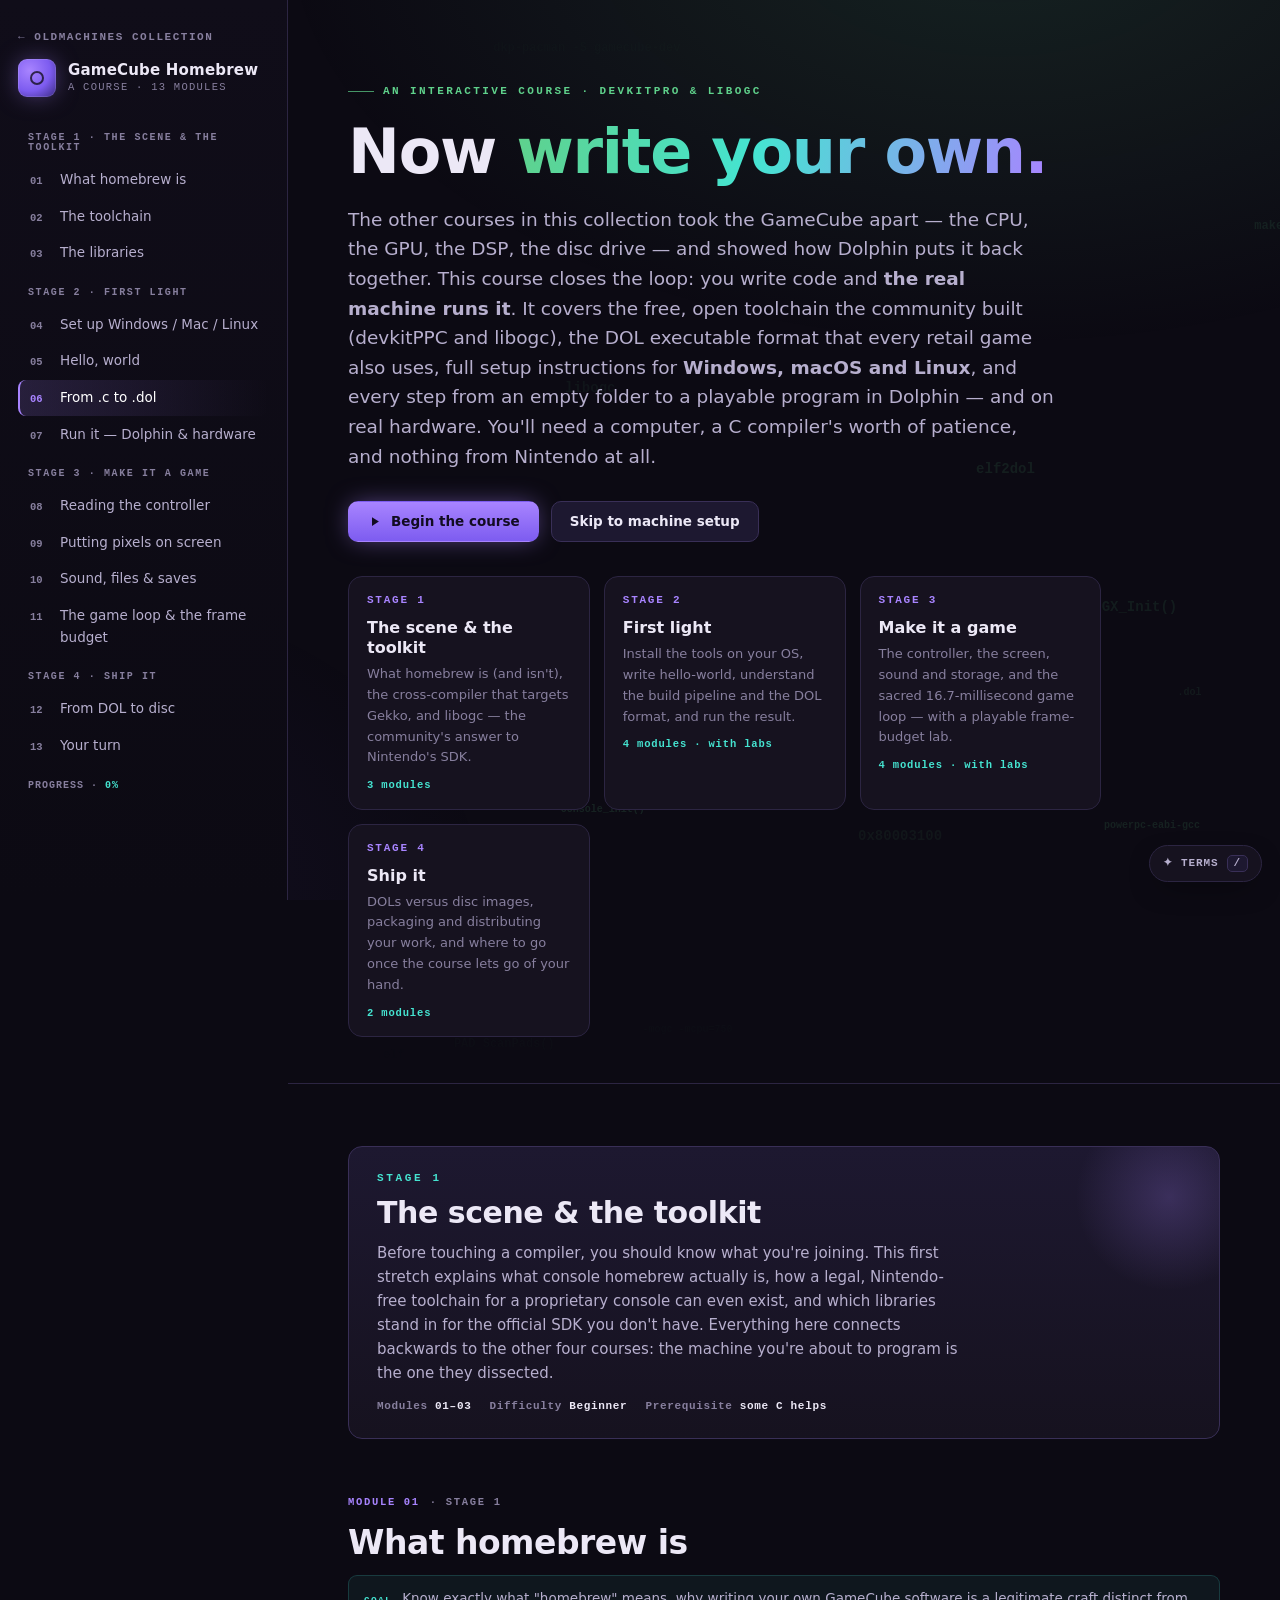
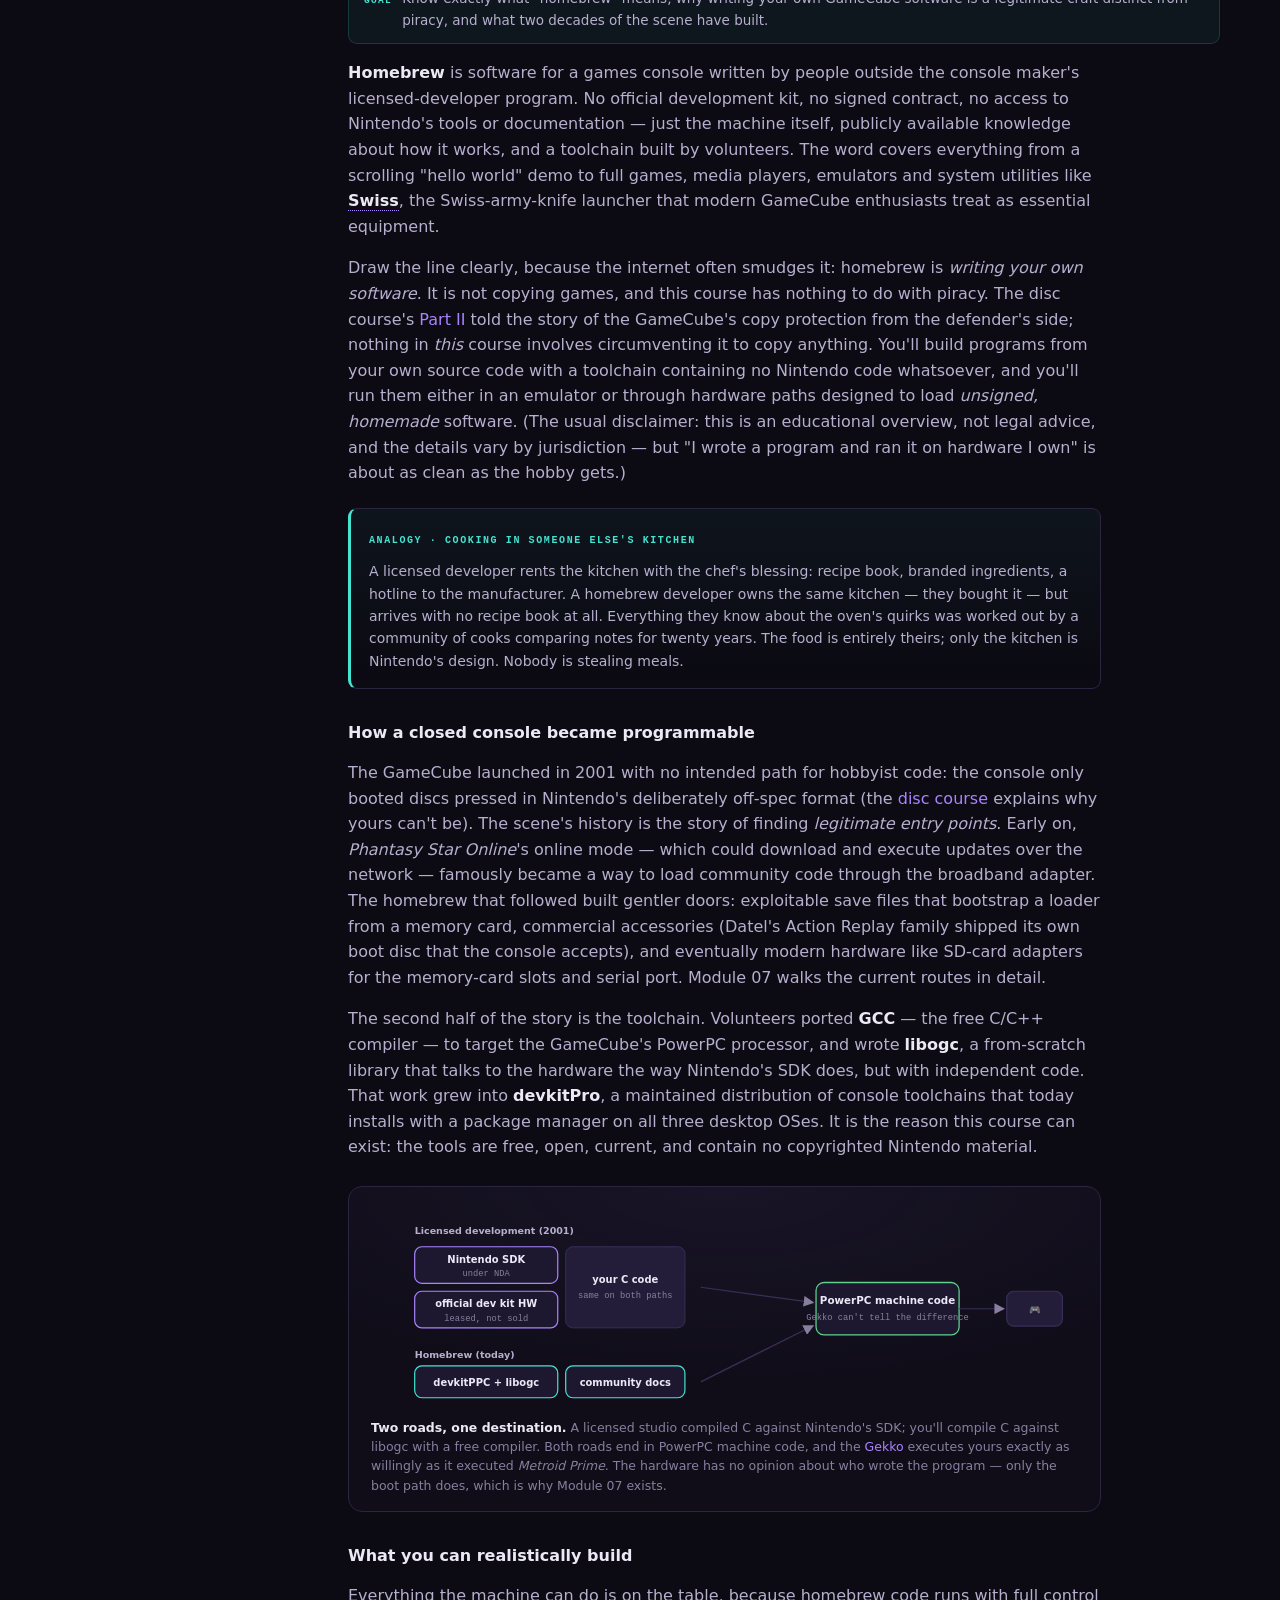
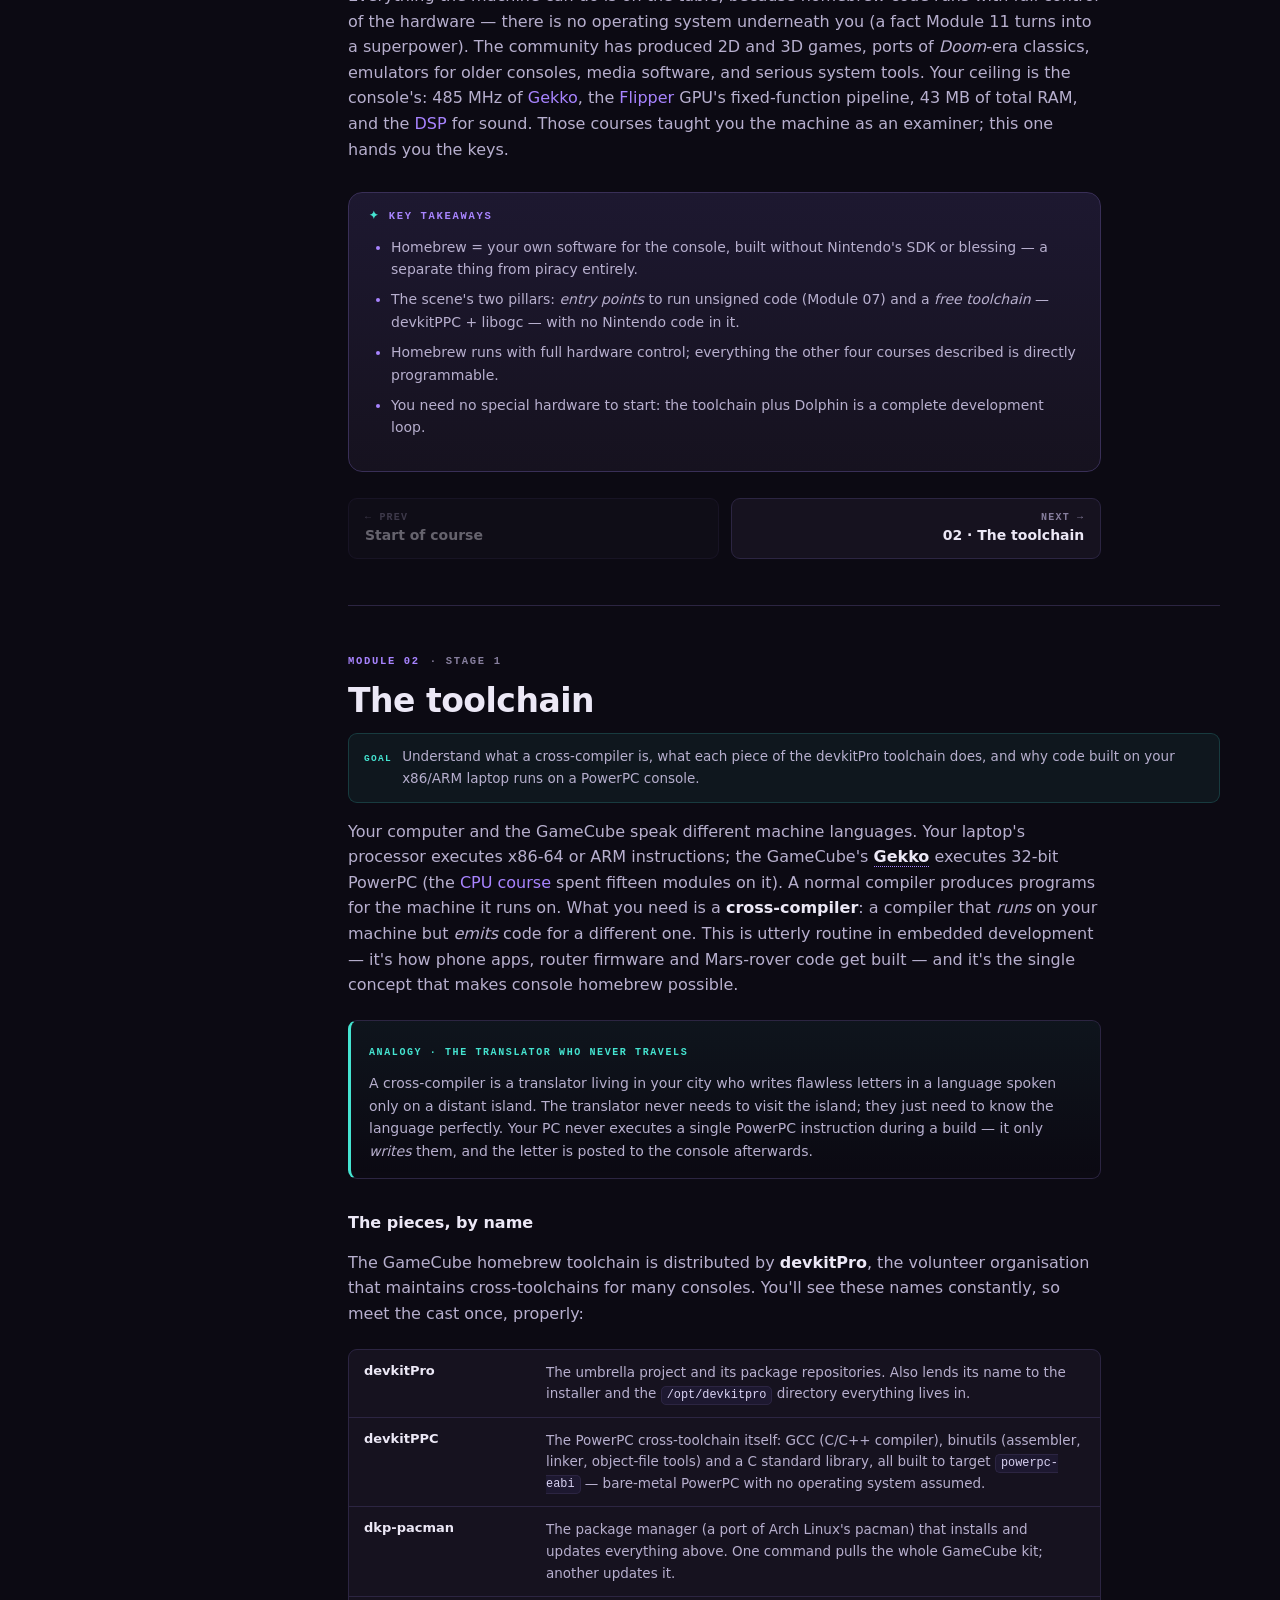
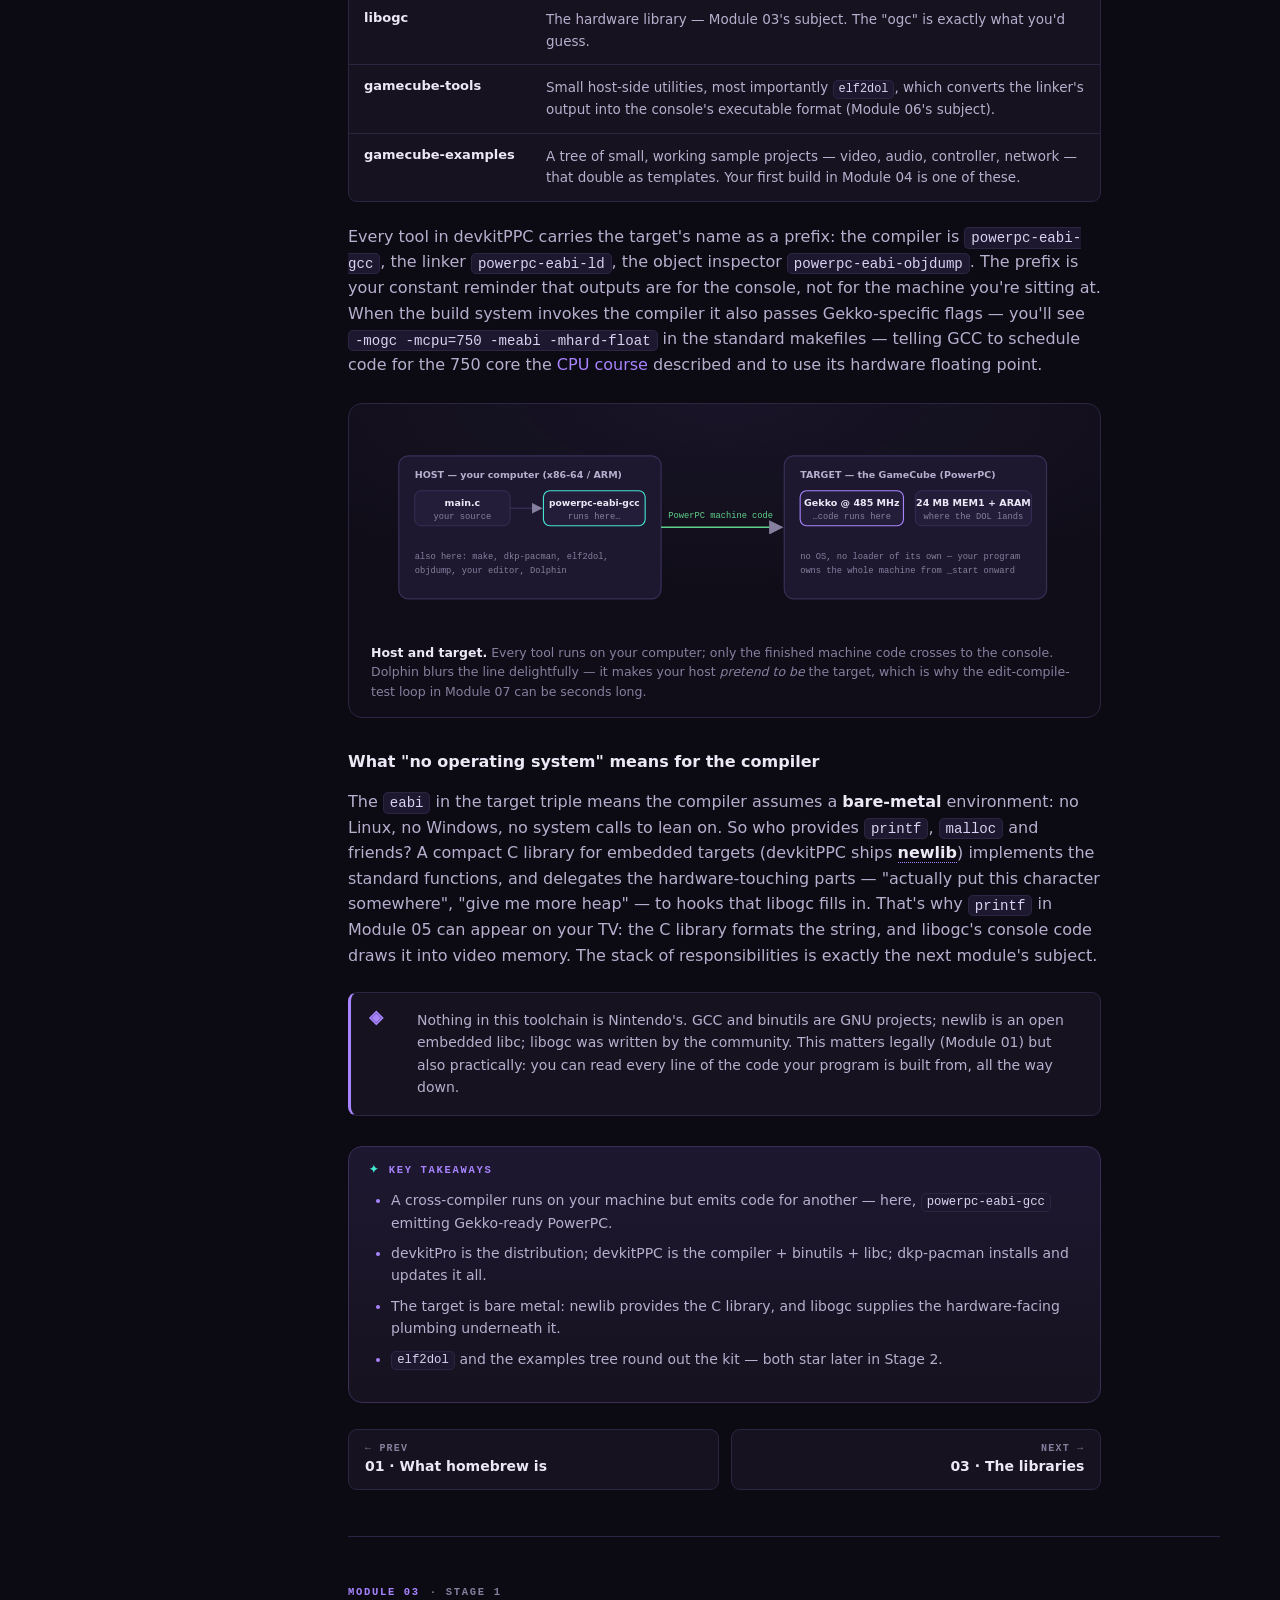
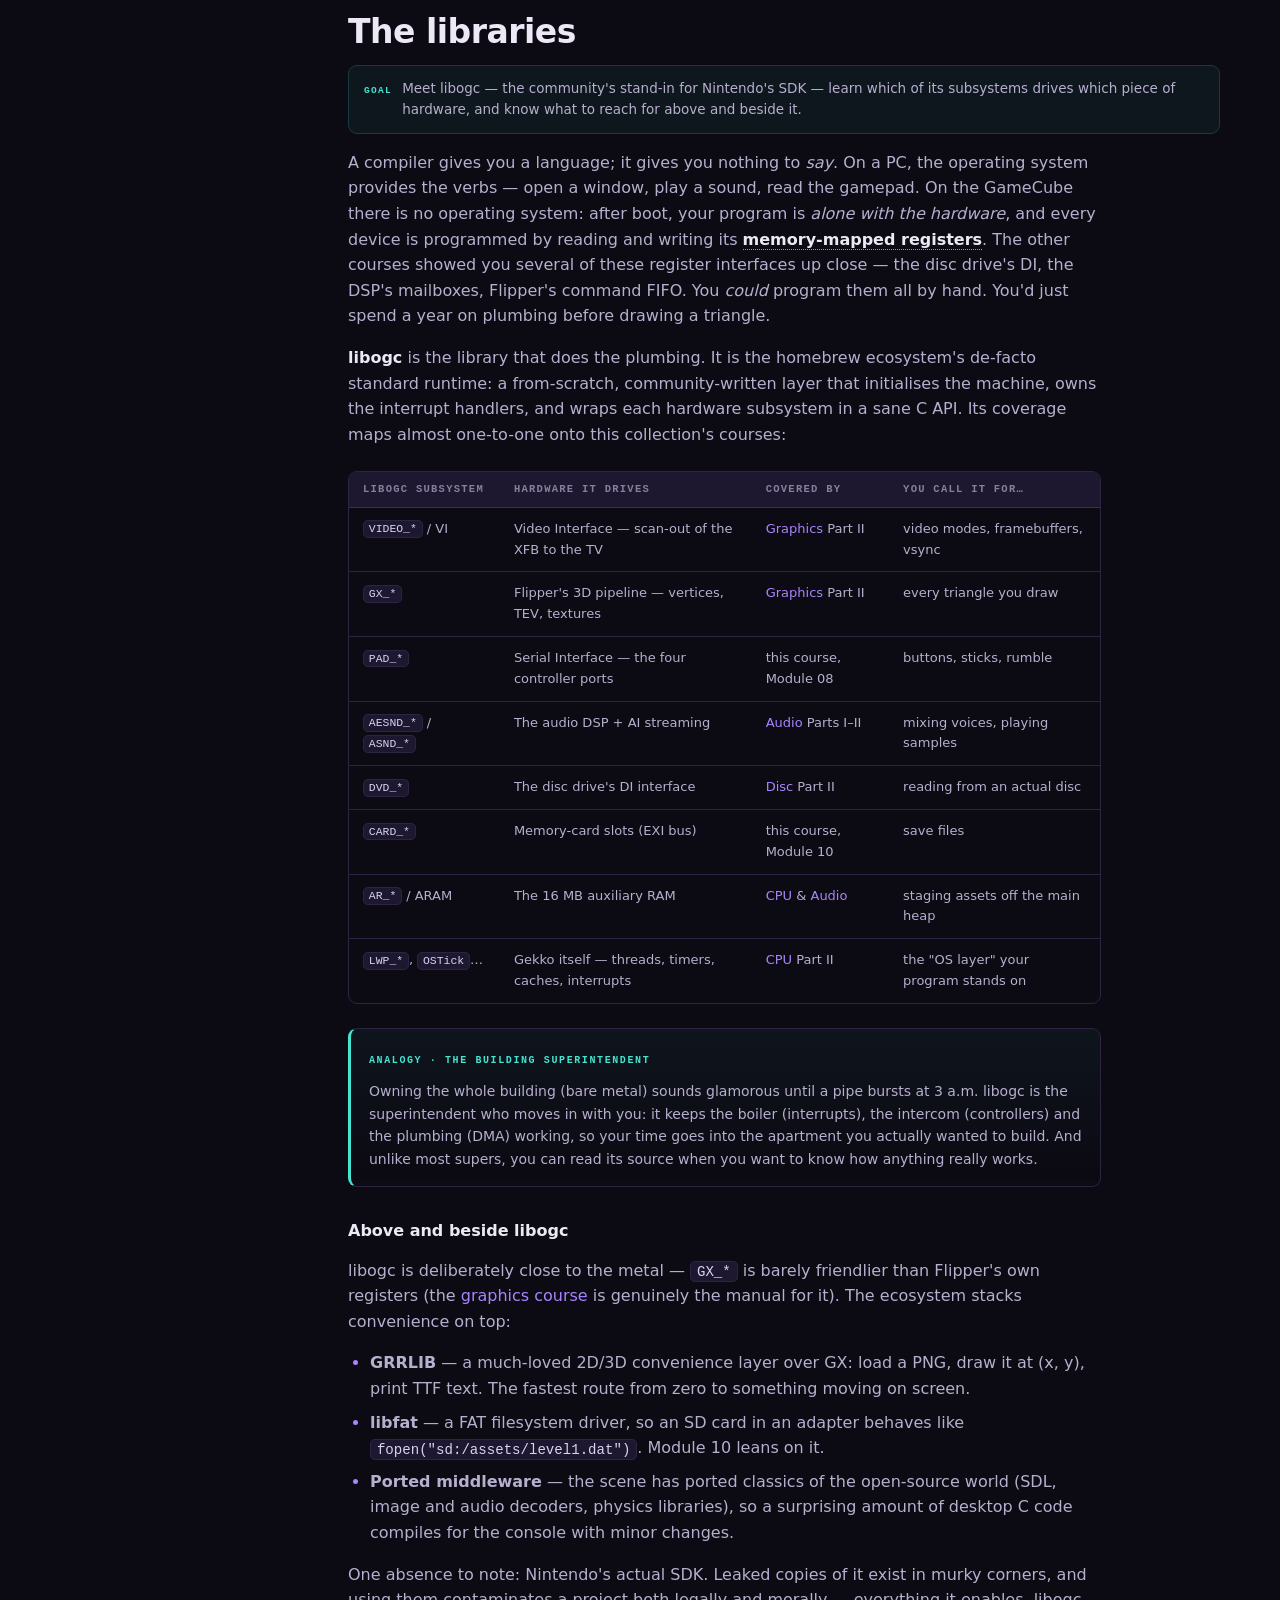
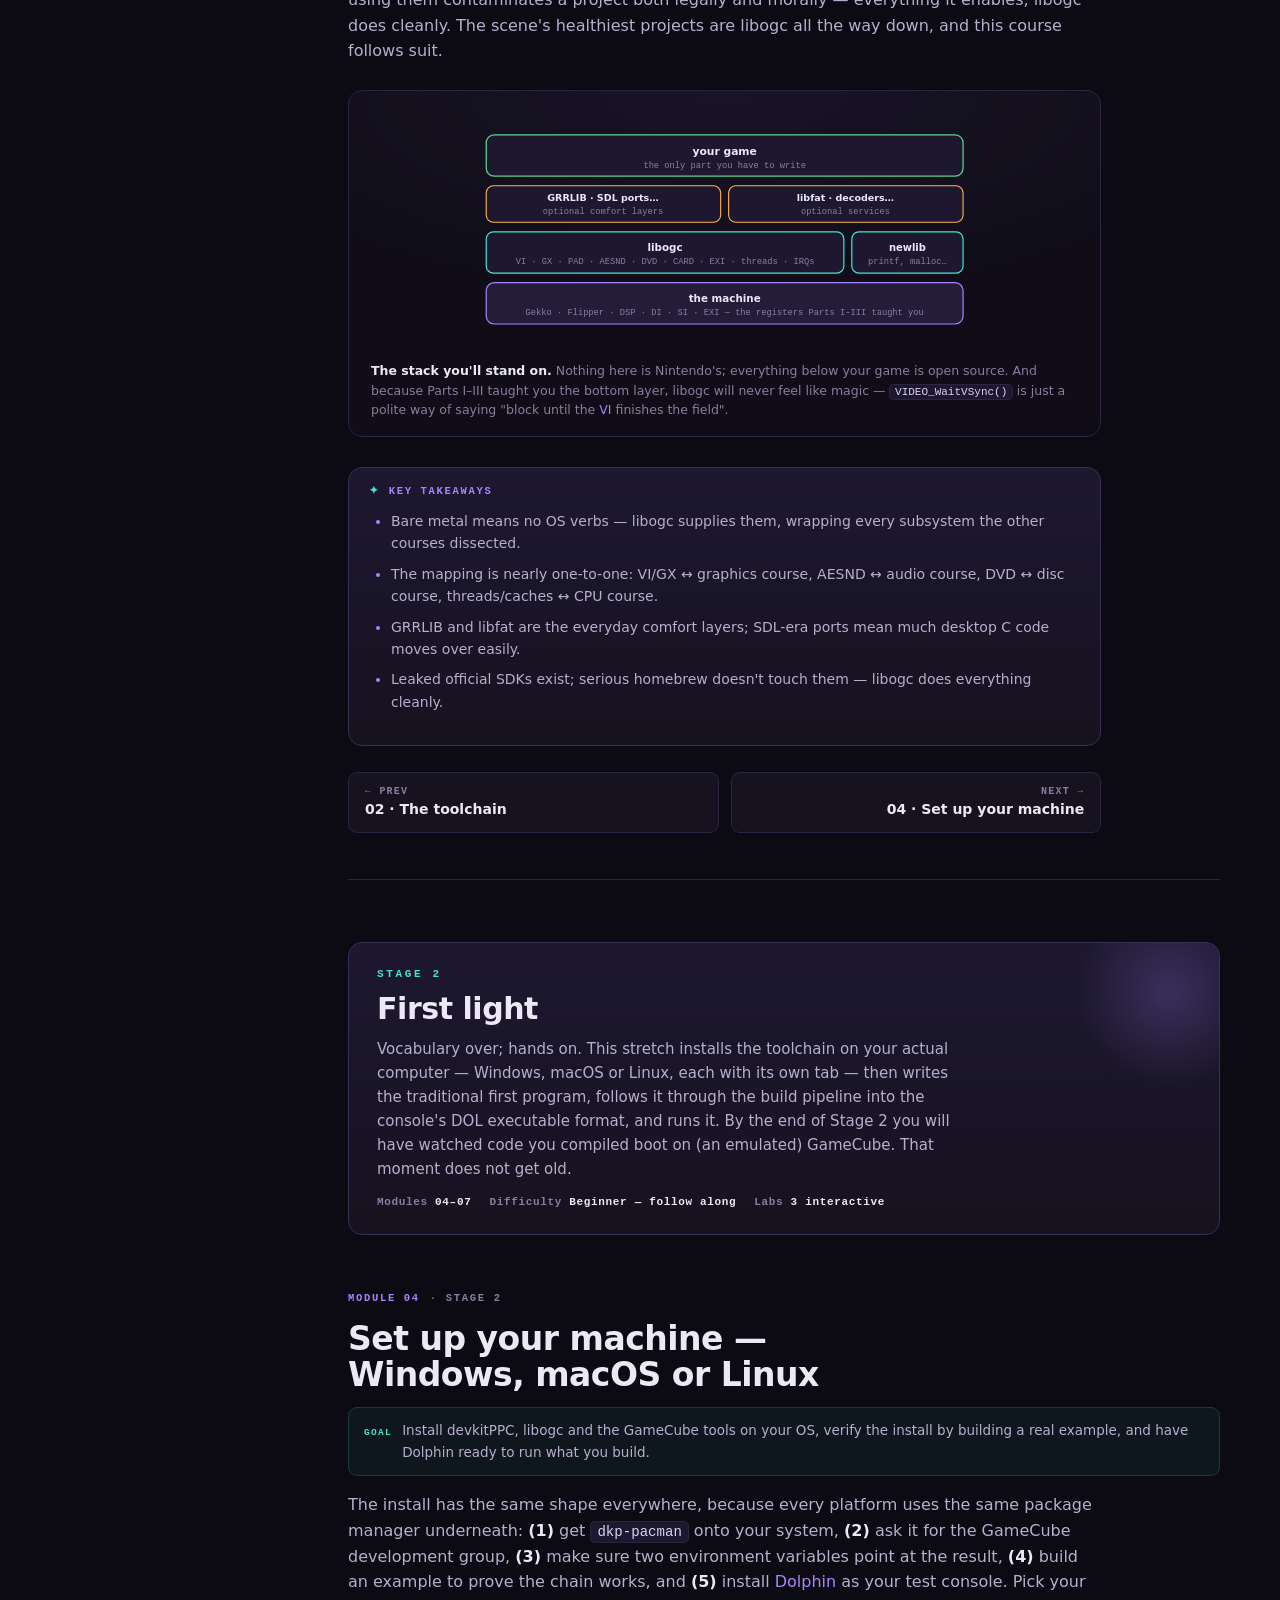
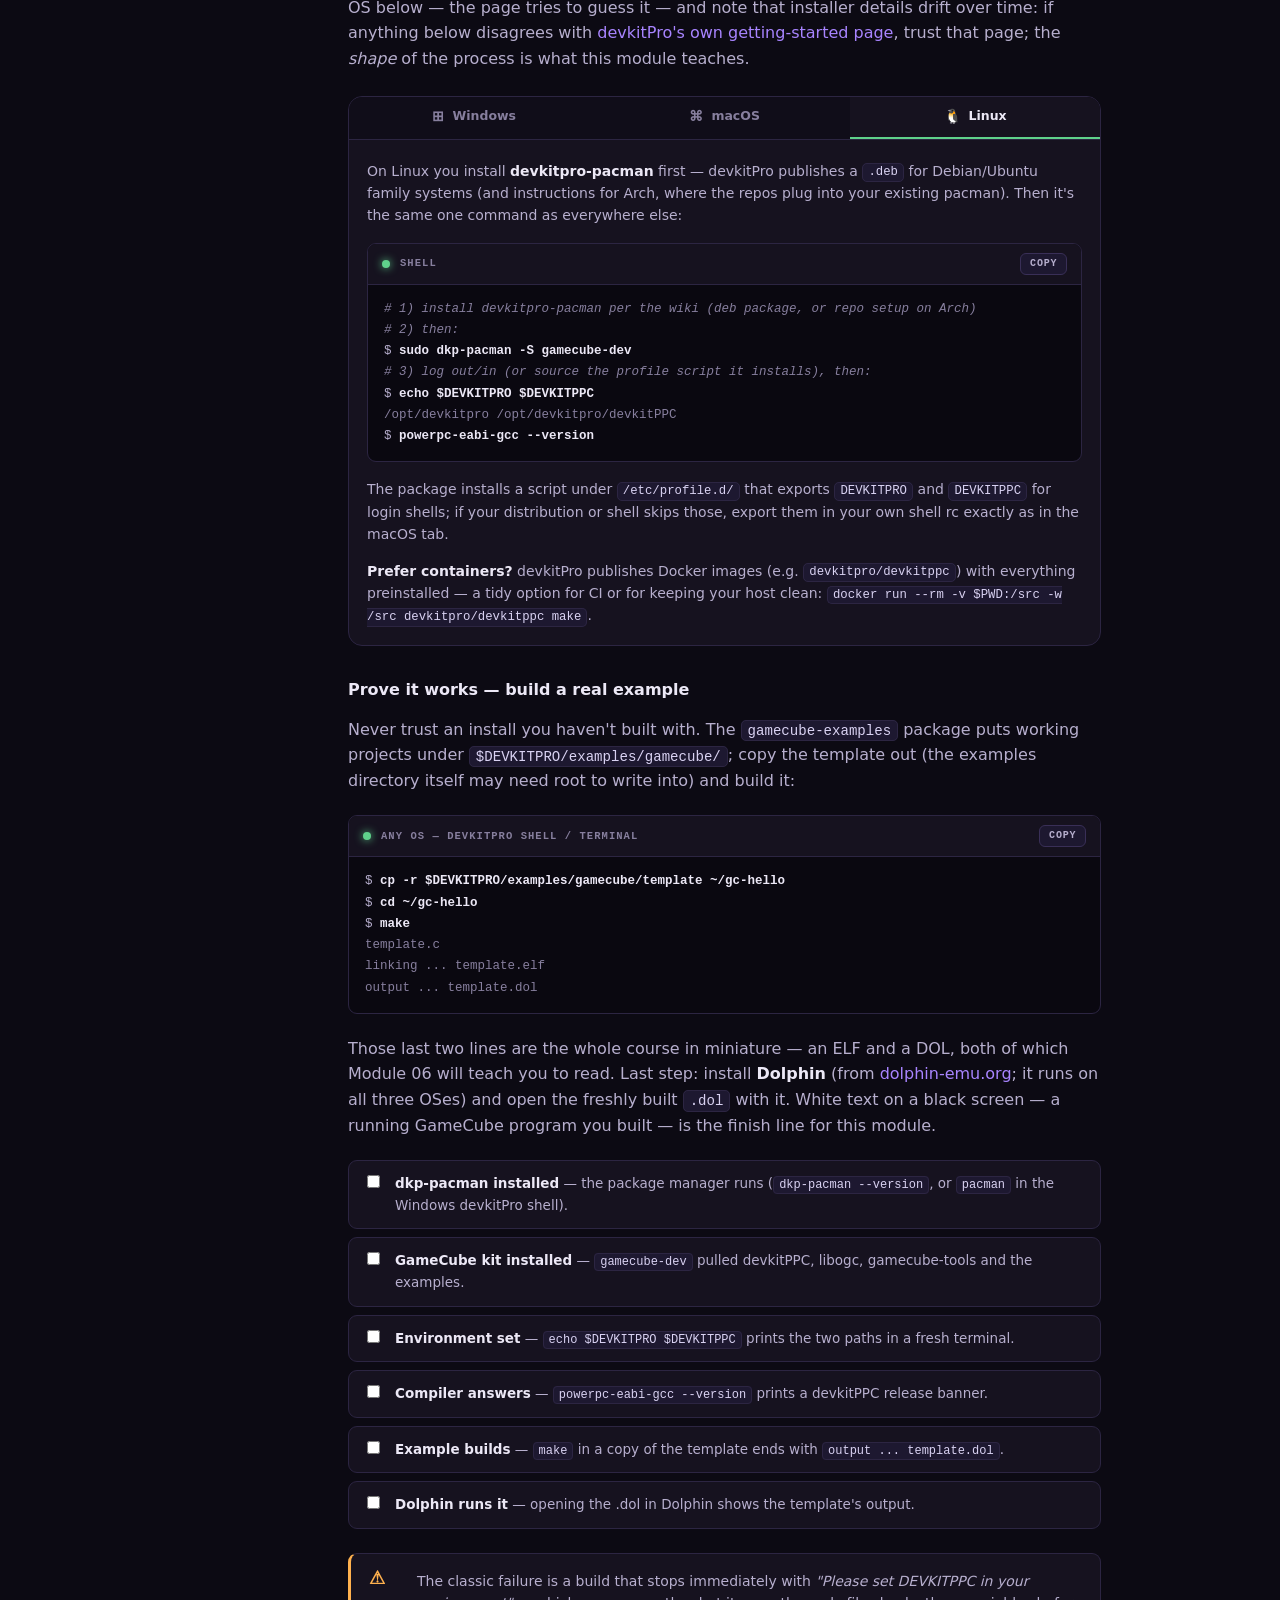
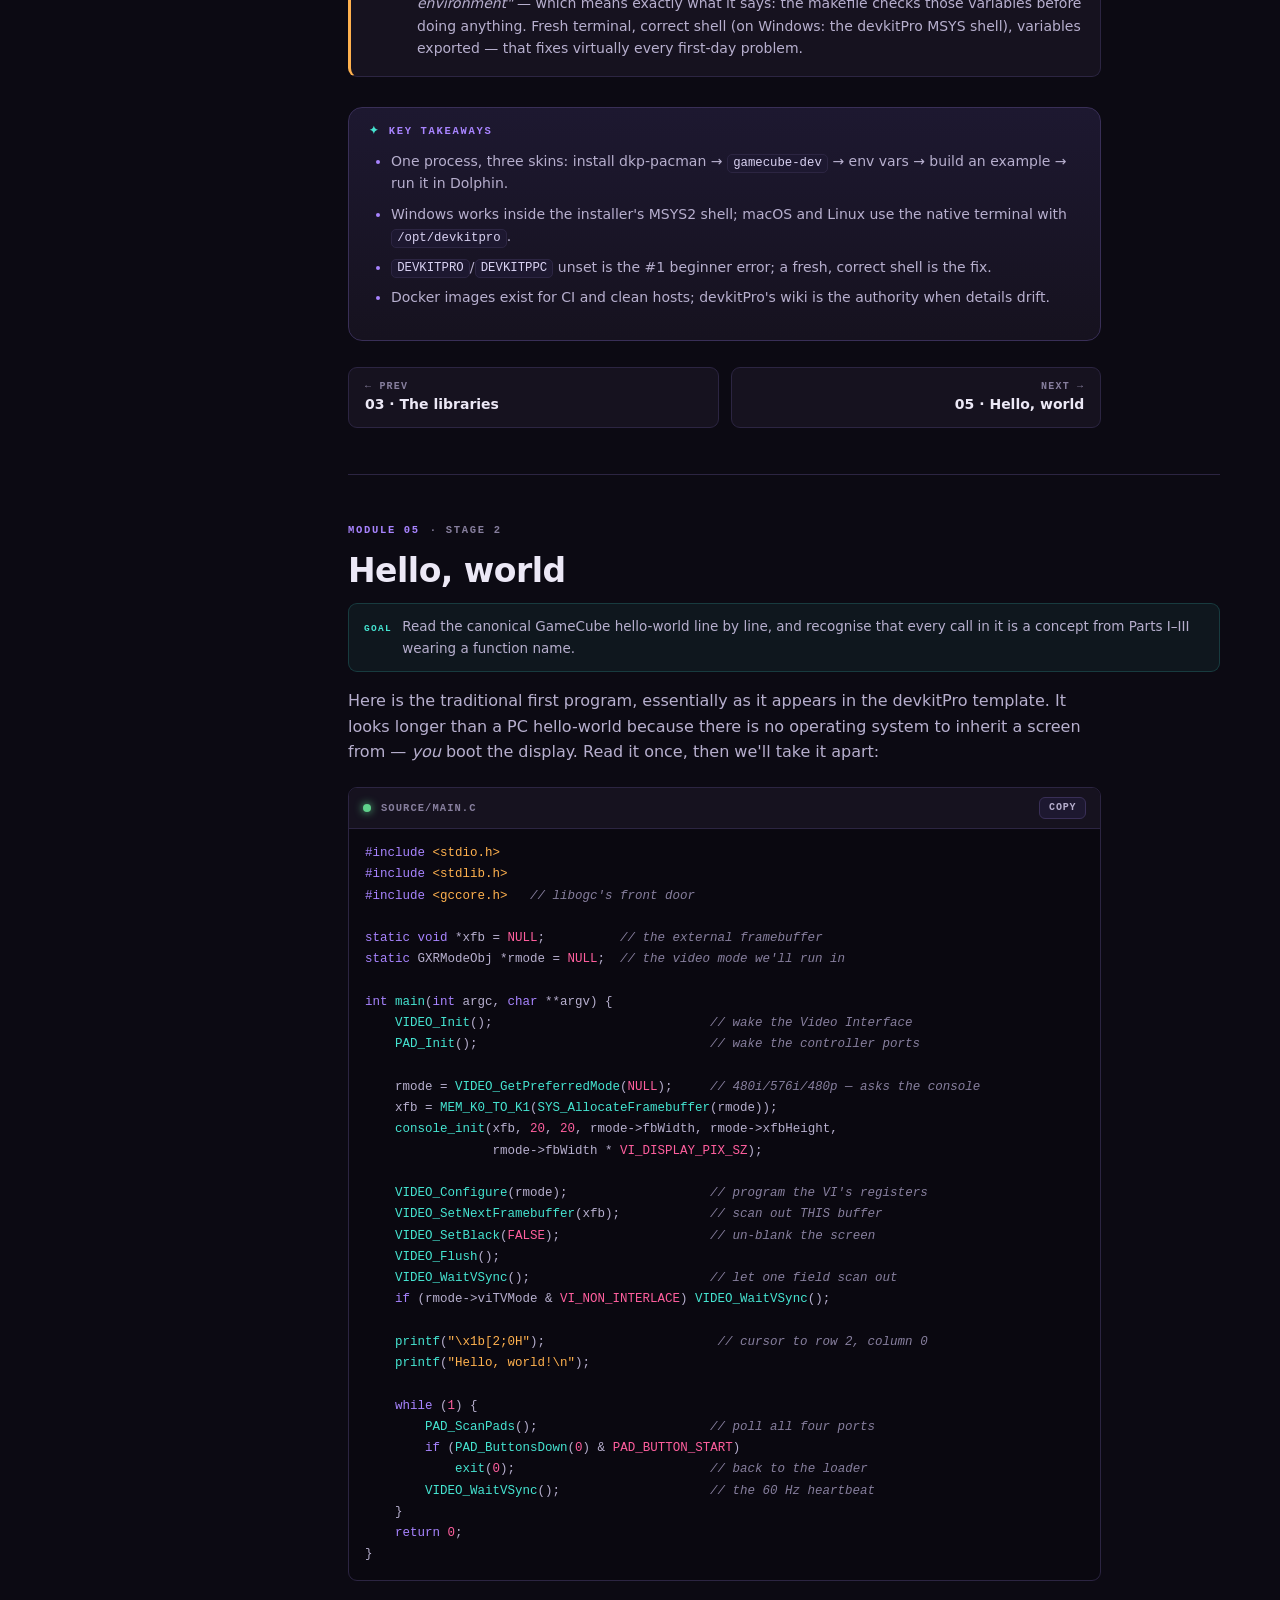
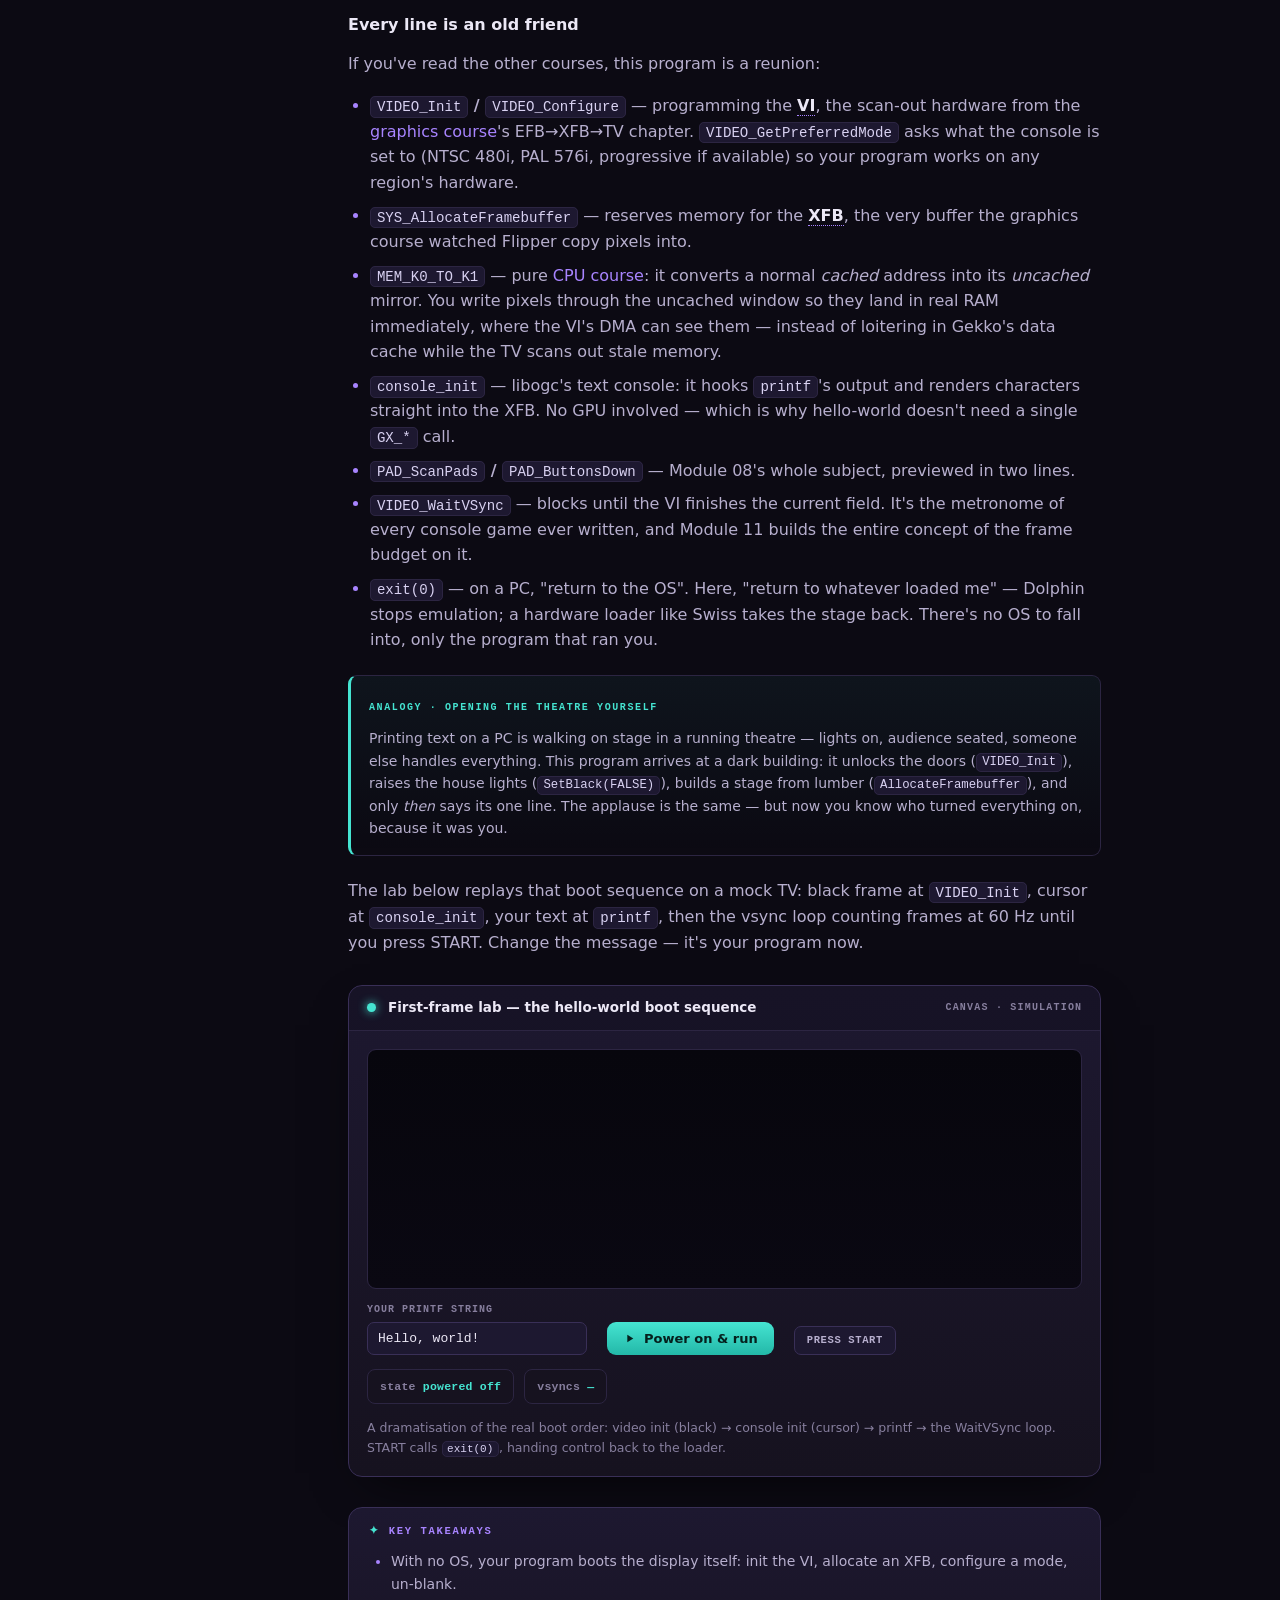
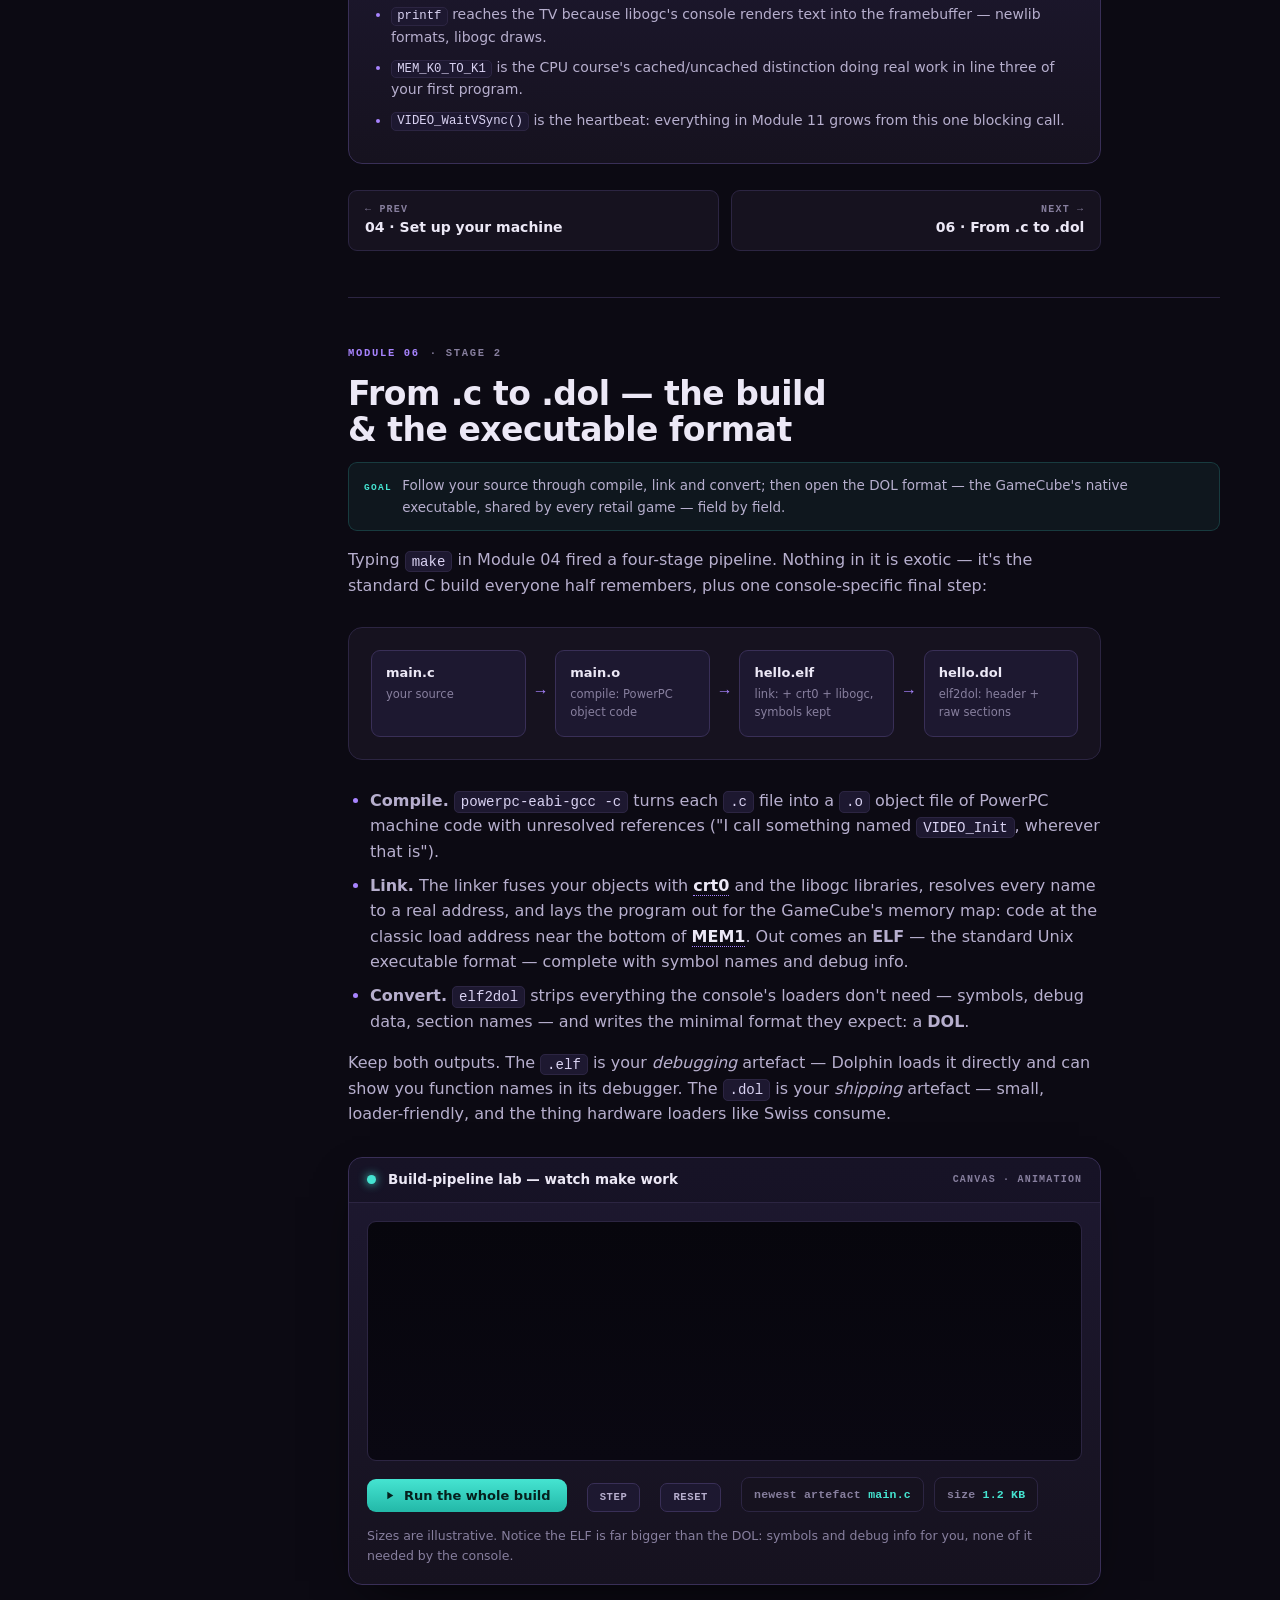
<file: homebrew/index.html>
<!DOCTYPE html>
<html lang="en">
<head>
<meta charset="utf-8">
<meta name="viewport" content="width=device-width, initial-scale=1">
<title>GameCube Homebrew — write your own game for the little purple box</title>
<meta name="description" content="A hands-on course on writing your own GameCube software. The devkitPro toolchain, libogc, the DOL executable format, setup on Windows, macOS and Linux, and every step from an empty folder to code running in Dolphin and on real hardware.">
<link rel="icon" href="data:image/svg+xml,%3Csvg xmlns=%27http://www.w3.org/2000/svg%27 viewBox=%270 0 32 32%27%3E%3Crect width=%2732%27 height=%2732%27 rx=%278%27 fill=%27%237d5cf0%27/%3E%3Ccircle cx=%2716%27 cy=%2716%27 r=%276%27 fill=%27none%27 stroke=%27%230c0a13%27 stroke-width=%273%27/%3E%3C/svg%3E">
<link rel="stylesheet" href="styles.css">
</head>
<body>

<div class="progress" aria-hidden="true"><div class="fill" id="progress-fill"></div></div>
<button class="menu-btn" id="menu-btn" aria-label="Open contents">☰</button>
<div class="scrim" id="scrim"></div>

<div class="app">

  <!-- ================================================= SIDEBAR ============ -->
  <aside class="sidebar" id="sidebar">
    <a class="collection-link" href="https://oldmachines.github.io/">← oldmachines collection</a>
    <div class="brand">
      <div class="logo" aria-hidden="true"></div>
      <div>
        <h1>GameCube Homebrew</h1>
        <span class="sub">A course · 13 modules</span>
      </div>
    </div>

    <nav class="toc" aria-label="Course contents">
      <div class="toc-group">Stage 1 · The scene &amp; the toolkit</div>
      <a href="#what"><span class="n">01</span><span>What homebrew is</span></a>
      <a href="#toolchain"><span class="n">02</span><span>The toolchain</span></a>
      <a href="#libraries"><span class="n">03</span><span>The libraries</span></a>

      <div class="toc-group">Stage 2 · First light</div>
      <a href="#setup"><span class="n">04</span><span>Set up Windows / Mac / Linux</span></a>
      <a href="#hello"><span class="n">05</span><span>Hello, world</span></a>
      <a href="#build"><span class="n">06</span><span>From .c to .dol</span></a>
      <a href="#run"><span class="n">07</span><span>Run it — Dolphin &amp; hardware</span></a>

      <div class="toc-group">Stage 3 · Make it a game</div>
      <a href="#pad"><span class="n">08</span><span>Reading the controller</span></a>
      <a href="#pixels"><span class="n">09</span><span>Putting pixels on screen</span></a>
      <a href="#assets"><span class="n">10</span><span>Sound, files &amp; saves</span></a>
      <a href="#loop"><span class="n">11</span><span>The game loop &amp; the frame budget</span></a>

      <div class="toc-group">Stage 4 · Ship it</div>
      <a href="#ship"><span class="n">12</span><span>From DOL to disc</span></a>
      <a href="#epilogue"><span class="n">13</span><span>Your turn</span></a>

      <div class="progress-note">Progress · <b id="pct">0%</b></div>
    </nav>
  </aside>

  <!-- ================================================= MAIN =============== -->
  <main class="main">

    <!-- ------------------------------------------------ HERO -------------- -->
    <header class="hero">
      <canvas id="hero-tokens" aria-hidden="true"></canvas>
      <div class="wrap">
        <div class="inner">
          <span class="eyebrow">An interactive course · devkitPro &amp; libogc</span>
          <h2>Now <span class="grad">write your own.</span></h2>
          <p class="lede">
            The other courses in this collection took the GameCube apart — the
            CPU, the GPU, the DSP, the disc drive — and showed how Dolphin puts
            it back together. This course closes the loop: you write code and
            <strong>the real machine runs it</strong>. It covers the
            free, open toolchain the community built (devkitPPC and libogc),
            the DOL executable format that every retail game also uses, full
            setup instructions for <strong>Windows, macOS and Linux</strong>,
            and every step from an empty folder to a playable program in
            Dolphin — and on real hardware. You'll need a computer, a C
            compiler's worth of patience, and nothing from Nintendo at all.
          </p>
          <div class="cta-row">
            <a class="btn primary" href="#what">
              <svg viewBox="0 0 24 24" fill="currentColor"><path d="M8 5v14l11-7z"/></svg>
              Begin the course
            </a>
            <a class="btn" href="#setup">Skip to machine setup</a>
          </div>

          <div class="arc-cards">
            <a class="arc" href="#part-a">
              <div class="an">STAGE 1</div>
              <h4>The scene &amp; the toolkit</h4>
              <p>What homebrew is (and isn't), the cross-compiler that targets Gekko, and libogc — the community's answer to Nintendo's SDK.</p>
              <div class="cnt">3 modules</div>
            </a>
            <a class="arc" href="#part-b">
              <div class="an">STAGE 2</div>
              <h4>First light</h4>
              <p>Install the tools on your OS, write hello-world, understand the build pipeline and the DOL format, and run the result.</p>
              <div class="cnt">4 modules · with labs</div>
            </a>
            <a class="arc" href="#part-c">
              <div class="an">STAGE 3</div>
              <h4>Make it a game</h4>
              <p>The controller, the screen, sound and storage, and the sacred 16.7-millisecond game loop — with a playable frame-budget lab.</p>
              <div class="cnt">4 modules · with labs</div>
            </a>
            <a class="arc" href="#part-d">
              <div class="an">STAGE 4</div>
              <h4>Ship it</h4>
              <p>DOLs versus disc images, packaging and distributing your work, and where to go once the course lets go of your hand.</p>
              <div class="cnt">2 modules</div>
            </a>
          </div>
        </div>
      </div>
    </header>

    <div class="wrap">

      <!-- ============================================ PART A ============== -->
      <section class="part" id="part-a">
        <div class="part-inner">
          <div class="kicker">Stage 1</div>
          <h3>The scene &amp; the toolkit</h3>
          <p>
            Before touching a compiler, you should know what you're joining.
            This first stretch explains what console homebrew actually is, how
            a legal, Nintendo-free toolchain for a proprietary console can even
            exist, and which libraries stand in for the official SDK you don't
            have. Everything here connects backwards to the other four courses:
            the machine you're about to program is the one they dissected.
          </p>
          <div class="part-meta"><span>Modules <b>01–03</b></span><span>Difficulty <b>Beginner</b></span><span>Prerequisite <b>some C helps</b></span></div>
        </div>
      </section>

      <!-- --- Module 01 --- -->
      <section class="doc" id="what">
        <div class="mod-head">
          <span class="eye">Module 01 <span class="part-tag">· Stage 1</span></span>
          <h3>What homebrew is</h3>
          <div class="objective"><span class="lbl">Goal</span><span class="txt">Know exactly what "homebrew" means, why writing your own GameCube software is a legitimate craft distinct from piracy, and what two decades of the scene have built.</span></div>
        </div>
        <div class="prose">
          <p>
            <strong>Homebrew</strong> is software for a games console written
            by people outside the console maker's licensed-developer program.
            No official development kit, no signed contract, no access to
            Nintendo's tools or documentation — just the machine itself,
            publicly available knowledge about how it works, and a toolchain
            built by volunteers. The word covers everything from a scrolling
            "hello world" demo to full games, media players, emulators and
            system utilities like
            <span class="term" data-tip="The GameCube scene's all-in-one homebrew launcher: boots DOLs and games from SD cards and other media, forces video modes, and generally does everything the retail IPL never let you do.">Swiss</span>,
            the Swiss-army-knife launcher that modern GameCube enthusiasts
            treat as essential equipment.
          </p>
          <p>
            Draw the line clearly, because the internet often smudges it:
            homebrew is <em>writing your own software</em>. It is not copying
            games, and this course has nothing to do with piracy. The disc
            course's <a href="../disc/">Part II</a> told the story of the
            GameCube's copy protection from the defender's side; nothing in
            <em>this</em> course involves circumventing it to copy anything.
            You'll build programs from your own source code with a toolchain
            containing no Nintendo code whatsoever, and you'll run them either
            in an emulator or through hardware paths designed to load
            <em>unsigned, homemade</em> software. (The usual disclaimer: this
            is an educational overview, not legal advice, and the details vary
            by jurisdiction — but "I wrote a program and ran it on hardware I
            own" is about as clean as the hobby gets.)
          </p>

          <div class="analogy">
            <span class="lbl">Analogy · Cooking in someone else's kitchen</span>
            <p>
              A licensed developer rents the kitchen with the chef's blessing:
              recipe book, branded ingredients, a hotline to the manufacturer.
              A homebrew developer owns the same kitchen — they bought it — but
              arrives with no recipe book at all. Everything they know about
              the oven's quirks was worked out by a community of cooks
              comparing notes for twenty years. The food is entirely theirs;
              only the kitchen is Nintendo's design. Nobody is stealing meals.
            </p>
          </div>

          <h4>How a closed console became programmable</h4>
          <p>
            The GameCube launched in 2001 with no intended path for hobbyist
            code: the console only booted discs pressed in Nintendo's
            deliberately off-spec format (the <a href="../disc/">disc
            course</a> explains why yours can't be). The scene's history is the
            story of finding <em>legitimate entry points</em>. Early on,
            <em>Phantasy Star Online</em>'s online mode — which could download
            and execute updates over the network — famously became a way to
            load community code through the broadband adapter. The homebrew
            that followed built gentler doors: exploitable save files that
            bootstrap a loader from a memory card, commercial accessories
            (Datel's Action Replay family shipped its own boot disc that the
            console accepts), and eventually modern hardware like SD-card
            adapters for the memory-card slots and serial port. Module 07
            walks the current routes in detail.
          </p>
          <p>
            The second half of the story is the toolchain. Volunteers ported
            <strong>GCC</strong> — the free C/C++ compiler — to target the
            GameCube's PowerPC processor, and wrote
            <strong>libogc</strong>, a from-scratch library that talks to the
            hardware the way Nintendo's SDK does, but with independent code.
            That work grew into <strong>devkitPro</strong>, a maintained
            distribution of console toolchains that today installs with a
            package manager on all three desktop OSes. It is the reason this
            course can exist: the tools are free, open, current, and contain
            no copyrighted Nintendo material.
          </p>

          <figure class="figure">
            <svg viewBox="0 0 900 250" role="img" aria-label="Two development worlds compared: the licensed path with Nintendo's SDK and dev kits, and the homebrew path with devkitPPC, libogc and community documentation — both producing PowerPC code the same console runs">
              <text x="60" y="34" class="d-tag d-violet">Licensed development (2001)</text>
              <rect x="60" y="50" width="180" height="46" rx="9" class="d-fill-panel d-violet-s" stroke-width="1.5"/>
              <text x="150" y="70" text-anchor="middle" class="d-label" style="font-size:12.5px">Nintendo SDK</text>
              <text x="150" y="87" text-anchor="middle" class="d-sub">under NDA</text>
              <rect x="60" y="106" width="180" height="46" rx="9" class="d-fill-panel d-violet-s" stroke-width="1.5"/>
              <text x="150" y="126" text-anchor="middle" class="d-label" style="font-size:12.5px">official dev kit HW</text>
              <text x="150" y="143" text-anchor="middle" class="d-sub">leased, not sold</text>
              <text x="60" y="190" class="d-tag d-cyan" >Homebrew (today)</text>
              <rect x="60" y="200" width="180" height="40" rx="9" class="d-fill-panel d-cyan-s" stroke-width="1.5"/>
              <text x="150" y="225" text-anchor="middle" class="d-label" style="font-size:12.5px">devkitPPC + libogc</text>
              <rect x="250" y="200" width="150" height="40" rx="9" class="d-fill-panel d-cyan-s" stroke-width="1.5"/>
              <text x="325" y="225" text-anchor="middle" class="d-label" style="font-size:12.5px">community docs</text>
              <defs><marker id="ah01" markerWidth="9" markerHeight="9" refX="7" refY="4.5" orient="auto"><path d="M0 0 L9 4.5 L0 9 z" fill="#877f9e"/></marker></defs>
              <line x1="420" y1="101" x2="560" y2="120" class="d-axis" stroke-width="1.8" marker-end="url(#ah01)"/>
              <line x1="420" y1="220" x2="560" y2="150" class="d-axis" stroke-width="1.8" marker-end="url(#ah01)"/>
              <rect x="250" y="50" width="150" height="102" rx="9" class="d-fill-panel2 d-stroke-line" stroke-width="1.2"/>
              <text x="325" y="95" text-anchor="middle" class="d-label" style="font-size:12.5px">your C code</text>
              <text x="325" y="114" text-anchor="middle" class="d-sub">same on both paths</text>
              <rect x="565" y="95" width="180" height="66" rx="10" class="d-fill-panel d-good-s" stroke="#5fd18b" stroke-width="1.6"/>
              <text x="655" y="122" text-anchor="middle" class="d-label" style="font-size:13px">PowerPC machine code</text>
              <text x="655" y="142" text-anchor="middle" class="d-sub">Gekko can't tell the difference</text>
              <line x1="745" y1="128" x2="800" y2="128" class="d-axis" stroke-width="1.8" marker-end="url(#ah01)"/>
              <rect x="805" y="106" width="70" height="44" rx="9" class="d-fill-panel2 d-stroke-line" stroke-width="1.5"/>
              <text x="840" y="133" text-anchor="middle" class="d-label" style="font-size:12px">🎮</text>
            </svg>
            <figcaption class="fig-cap"><strong>Two roads, one destination.</strong> A licensed studio compiled C against Nintendo's SDK; you'll compile C against libogc with a free compiler. Both roads end in PowerPC machine code, and the <a href="../cpu/">Gekko</a> executes yours exactly as willingly as it executed <em>Metroid Prime</em>. The hardware has no opinion about who wrote the program — only the boot path does, which is why Module 07 exists.</figcaption>
          </figure>

          <h4>What you can realistically build</h4>
          <p>
            Everything the machine can do is on the table, because homebrew
            code runs with full control of the hardware — there is no
            operating system underneath you (a fact Module 11 turns into a
            superpower). The community has produced 2D and 3D games, ports of
            <em>Doom</em>-era classics, emulators for older consoles, media
            software, and serious system tools. Your ceiling is the console's:
            485&nbsp;MHz of <a href="../cpu/">Gekko</a>, the
            <a href="../graphics/">Flipper</a> GPU's fixed-function pipeline,
            43&nbsp;MB of total RAM, and the <a href="../audio/">DSP</a> for
            sound. Those courses taught you the machine as an examiner; this
            one hands you the keys.
          </p>

          <div class="takeaway">
            <div class="th">Key takeaways</div>
            <ul>
              <li>Homebrew = your own software for the console, built without Nintendo's SDK or blessing — a separate thing from piracy entirely.</li>
              <li>The scene's two pillars: <em>entry points</em> to run unsigned code (Module 07) and a <em>free toolchain</em> — devkitPPC + libogc — with no Nintendo code in it.</li>
              <li>Homebrew runs with full hardware control; everything the other four courses described is directly programmable.</li>
              <li>You need no special hardware to start: the toolchain plus Dolphin is a complete development loop.</li>
            </ul>
          </div>

          <div class="mod-nav">
            <a class="disabled" aria-disabled="true"><span class="dir">← Prev</span><span class="ttl">Start of course</span></a>
            <a class="next" href="#toolchain"><span class="dir">Next →</span><span class="ttl">02 · The toolchain</span></a>
          </div>
        </div>
      </section>

      <!-- --- Module 02 --- -->
      <section class="doc" id="toolchain">
        <div class="mod-head">
          <span class="eye">Module 02 <span class="part-tag">· Stage 1</span></span>
          <h3>The toolchain</h3>
          <div class="objective"><span class="lbl">Goal</span><span class="txt">Understand what a cross-compiler is, what each piece of the devkitPro toolchain does, and why code built on your x86/ARM laptop runs on a PowerPC console.</span></div>
        </div>
        <div class="prose">
          <p>
            Your computer and the GameCube speak different machine languages.
            Your laptop's processor executes x86-64 or ARM instructions; the
            GameCube's <span class="term" data-tip="The GameCube's CPU: a PowerPC 750CXe derivative with game-specific extensions, covered in depth by the CPU course.">Gekko</span>
            executes 32-bit PowerPC (the <a href="../cpu/">CPU course</a>
            spent fifteen modules on it). A normal compiler produces programs
            for the machine it runs on. What you need is a
            <strong>cross-compiler</strong>: a compiler that <em>runs</em> on
            your machine but <em>emits</em> code for a different one. This is
            utterly routine in embedded development — it's how phone apps,
            router firmware and Mars-rover code get built — and it's the
            single concept that makes console homebrew possible.
          </p>

          <div class="analogy">
            <span class="lbl">Analogy · The translator who never travels</span>
            <p>
              A cross-compiler is a translator living in your city who writes
              flawless letters in a language spoken only on a distant island.
              The translator never needs to visit the island; they just need to
              know the language perfectly. Your PC never executes a single
              PowerPC instruction during a build — it only <em>writes</em>
              them, and the letter is posted to the console afterwards.
            </p>
          </div>

          <h4>The pieces, by name</h4>
          <p>
            The GameCube homebrew toolchain is distributed by
            <strong>devkitPro</strong>, the volunteer organisation that
            maintains cross-toolchains for many consoles. You'll see these
            names constantly, so meet the cast once, properly:
          </p>
          <div class="defs">
            <div class="row"><dt>devkitPro</dt><dd>The umbrella project and its package repositories. Also lends its name to the installer and the <code>/opt/devkitpro</code> directory everything lives in.</dd></div>
            <div class="row"><dt>devkitPPC</dt><dd>The PowerPC cross-toolchain itself: GCC (C/C++ compiler), binutils (assembler, linker, object-file tools) and a C standard library, all built to target <code>powerpc-eabi</code> — bare-metal PowerPC with no operating system assumed.</dd></div>
            <div class="row"><dt>dkp-pacman</dt><dd>The package manager (a port of Arch Linux's pacman) that installs and updates everything above. One command pulls the whole GameCube kit; another updates it.</dd></div>
            <div class="row"><dt>libogc</dt><dd>The hardware library — Module 03's subject. The "ogc" is exactly what you'd guess.</dd></div>
            <div class="row"><dt>gamecube-tools</dt><dd>Small host-side utilities, most importantly <code>elf2dol</code>, which converts the linker's output into the console's executable format (Module 06's subject).</dd></div>
            <div class="row"><dt>gamecube-examples</dt><dd>A tree of small, working sample projects — video, audio, controller, network — that double as templates. Your first build in Module 04 is one of these.</dd></div>
          </div>
          <p>
            Every tool in devkitPPC carries the target's name as a prefix:
            the compiler is <code>powerpc-eabi-gcc</code>, the linker
            <code>powerpc-eabi-ld</code>, the object inspector
            <code>powerpc-eabi-objdump</code>. The prefix is your constant
            reminder that outputs are for the console, not for the machine
            you're sitting at. When the build system invokes the compiler it
            also passes Gekko-specific flags — you'll see
            <code>-mogc -mcpu=750 -meabi -mhard-float</code> in the standard
            makefiles — telling GCC to schedule code for the 750 core the
            <a href="../cpu/">CPU course</a> described and to use its hardware
            floating point.
          </p>

          <figure class="figure">
            <svg viewBox="0 0 900 260" role="img" aria-label="Cross-compilation: source code on a host machine passes through powerpc-eabi-gcc and binutils to produce PowerPC machine code that ships to the GameCube target">
              <defs><marker id="ah02" markerWidth="9" markerHeight="9" refX="7" refY="4.5" orient="auto"><path d="M0 0 L9 4.5 L0 9 z" fill="#877f9e"/></marker></defs>
              <rect x="40" y="40" width="330" height="180" rx="12" class="d-fill-panel d-stroke-line" stroke-width="1.5"/>
              <text x="60" y="68" class="d-tag">HOST — your computer (x86-64 / ARM)</text>
              <rect x="60" y="84" width="120" height="44" rx="8" class="d-fill-panel2 d-stroke-line" stroke-width="1.2"/>
              <text x="120" y="103" text-anchor="middle" class="d-label" style="font-size:12px">main.c</text>
              <text x="120" y="119" text-anchor="middle" class="d-sub">your source</text>
              <line x1="180" y1="106" x2="218" y2="106" class="d-axis" stroke-width="1.8" marker-end="url(#ah02)"/>
              <rect x="222" y="84" width="128" height="44" rx="8" class="d-fill-panel2 d-cyan-s" stroke-width="1.4"/>
              <text x="286" y="103" text-anchor="middle" class="d-label" style="font-size:11.5px">powerpc-eabi-gcc</text>
              <text x="286" y="119" text-anchor="middle" class="d-sub">runs here…</text>
              <text x="60" y="170" class="d-sub">also here: make, dkp-pacman, elf2dol,</text>
              <text x="60" y="188" class="d-sub">objdump, your editor, Dolphin</text>
              <line x1="370" y1="130" x2="520" y2="130" stroke="#5fd18b" stroke-width="2" marker-end="url(#ah02)"/>
              <text x="445" y="118" text-anchor="middle" class="d-sub" style="fill:#5fd18b">PowerPC machine code</text>
              <rect x="525" y="40" width="330" height="180" rx="12" class="d-fill-panel d-stroke-line" stroke-width="1.5"/>
              <text x="545" y="68" class="d-tag">TARGET — the GameCube (PowerPC)</text>
              <rect x="545" y="84" width="130" height="44" rx="8" class="d-fill-panel2 d-violet-s" stroke-width="1.4"/>
              <text x="610" y="103" text-anchor="middle" class="d-label" style="font-size:12px">Gekko @ 485 MHz</text>
              <text x="610" y="119" text-anchor="middle" class="d-sub">…code runs here</text>
              <rect x="690" y="84" width="146" height="44" rx="8" class="d-fill-panel2 d-stroke-line" stroke-width="1.2"/>
              <text x="763" y="103" text-anchor="middle" class="d-label" style="font-size:12px">24 MB MEM1 + ARAM</text>
              <text x="763" y="119" text-anchor="middle" class="d-sub">where the DOL lands</text>
              <text x="545" y="170" class="d-sub">no OS, no loader of its own — your program</text>
              <text x="545" y="188" class="d-sub">owns the whole machine from _start onward</text>
            </svg>
            <figcaption class="fig-cap"><strong>Host and target.</strong> Every tool runs on your computer; only the finished machine code crosses to the console. Dolphin blurs the line delightfully — it makes your host <em>pretend to be</em> the target, which is why the edit-compile-test loop in Module 07 can be seconds long.</figcaption>
          </figure>

          <h4>What "no operating system" means for the compiler</h4>
          <p>
            The <code>eabi</code> in the target triple means the compiler
            assumes a <strong>bare-metal</strong> environment: no Linux, no
            Windows, no system calls to lean on. So who provides
            <code>printf</code>, <code>malloc</code> and friends? A compact
            C library for embedded targets (devkitPPC ships
            <span class="term" data-tip="A small C standard library designed for embedded systems, used by devkitPPC in place of a desktop libc. libogc supplies the hooks it needs to talk to real hardware.">newlib</span>)
            implements the standard functions, and delegates the
            hardware-touching parts — "actually put this character somewhere",
            "give me more heap" — to hooks that libogc fills in. That's why
            <code>printf</code> in Module 05 can appear on your TV: the C
            library formats the string, and libogc's console code draws it
            into video memory. The stack of responsibilities is exactly the
            next module's subject.
          </p>

          <div class="note">
            <span class="ico">◈</span>
            <p>
              Nothing in this toolchain is Nintendo's. GCC and binutils are
              GNU projects; newlib is an open embedded libc; libogc was written
              by the community. This matters legally (Module 01) but also
              practically: you can read every line of the code your program is
              built from, all the way down.
            </p>
          </div>

          <div class="takeaway">
            <div class="th">Key takeaways</div>
            <ul>
              <li>A cross-compiler runs on your machine but emits code for another — here, <code>powerpc-eabi-gcc</code> emitting Gekko-ready PowerPC.</li>
              <li>devkitPro is the distribution; devkitPPC is the compiler + binutils + libc; dkp-pacman installs and updates it all.</li>
              <li>The target is bare metal: newlib provides the C library, and libogc supplies the hardware-facing plumbing underneath it.</li>
              <li><code>elf2dol</code> and the examples tree round out the kit — both star later in Stage 2.</li>
            </ul>
          </div>

          <div class="mod-nav">
            <a href="#what"><span class="dir">← Prev</span><span class="ttl">01 · What homebrew is</span></a>
            <a class="next" href="#libraries"><span class="dir">Next →</span><span class="ttl">03 · The libraries</span></a>
          </div>
        </div>
      </section>

      <!-- --- Module 03 --- -->
      <section class="doc" id="libraries">
        <div class="mod-head">
          <span class="eye">Module 03 <span class="part-tag">· Stage 1</span></span>
          <h3>The libraries</h3>
          <div class="objective"><span class="lbl">Goal</span><span class="txt">Meet libogc — the community's stand-in for Nintendo's SDK — learn which of its subsystems drives which piece of hardware, and know what to reach for above and beside it.</span></div>
        </div>
        <div class="prose">
          <p>
            A compiler gives you a language; it gives you nothing to
            <em>say</em>. On a PC, the operating system provides the verbs —
            open a window, play a sound, read the gamepad. On the GameCube
            there is no operating system: after boot, your program is
            <em>alone with the hardware</em>, and every device is programmed
            by reading and writing its
            <span class="term" data-tip="Special memory addresses wired to a device instead of RAM — writing them issues commands, reading them fetches status. Every GameCube subsystem exposes a set of these.">memory-mapped registers</span>.
            The other courses showed you several of these register interfaces
            up close — the disc drive's DI, the DSP's mailboxes, Flipper's
            command FIFO. You <em>could</em> program them all by hand. You'd
            just spend a year on plumbing before drawing a triangle.
          </p>
          <p>
            <strong>libogc</strong> is the library that does the plumbing. It
            is the homebrew ecosystem's de-facto standard runtime: a
            from-scratch, community-written layer that initialises the
            machine, owns the interrupt handlers, and wraps each hardware
            subsystem in a sane C API. Its coverage maps almost one-to-one
            onto this collection's courses:
          </p>

          <div class="tbl-wrap">
            <table>
              <thead><tr><th>libogc subsystem</th><th>Hardware it drives</th><th>Covered by</th><th>You call it for…</th></tr></thead>
              <tbody>
                <tr><td><code>VIDEO_*</code> / VI</td><td>Video Interface — scan-out of the XFB to the TV</td><td><a href="../graphics/">Graphics</a> Part II</td><td>video modes, framebuffers, vsync</td></tr>
                <tr><td><code>GX_*</code></td><td>Flipper's 3D pipeline — vertices, TEV, textures</td><td><a href="../graphics/">Graphics</a> Part II</td><td>every triangle you draw</td></tr>
                <tr><td><code>PAD_*</code></td><td>Serial Interface — the four controller ports</td><td>this course, Module 08</td><td>buttons, sticks, rumble</td></tr>
                <tr><td><code>AESND_*</code> / <code>ASND_*</code></td><td>The audio DSP + AI streaming</td><td><a href="../audio/">Audio</a> Parts I–II</td><td>mixing voices, playing samples</td></tr>
                <tr><td><code>DVD_*</code></td><td>The disc drive's DI interface</td><td><a href="../disc/">Disc</a> Part II</td><td>reading from an actual disc</td></tr>
                <tr><td><code>CARD_*</code></td><td>Memory-card slots (EXI bus)</td><td>this course, Module 10</td><td>save files</td></tr>
                <tr><td><code>AR_*</code> / ARAM</td><td>The 16 MB auxiliary RAM</td><td><a href="../cpu/">CPU</a> &amp; <a href="../audio/">Audio</a></td><td>staging assets off the main heap</td></tr>
                <tr><td><code>LWP_*</code>, <code>OSTick</code>…</td><td>Gekko itself — threads, timers, caches, interrupts</td><td><a href="../cpu/">CPU</a> Part II</td><td>the "OS layer" your program stands on</td></tr>
              </tbody>
            </table>
          </div>

          <div class="analogy">
            <span class="lbl">Analogy · The building superintendent</span>
            <p>
              Owning the whole building (bare metal) sounds glamorous until a
              pipe bursts at 3 a.m. libogc is the superintendent who moves in
              with you: it keeps the boiler (interrupts), the intercom
              (controllers) and the plumbing (DMA) working, so your time goes
              into the apartment you actually wanted to build. And unlike most
              supers, you can read its source when you want to know how
              anything really works.
            </p>
          </div>

          <h4>Above and beside libogc</h4>
          <p>
            libogc is deliberately close to the metal — <code>GX_*</code> is
            barely friendlier than Flipper's own registers (the
            <a href="../graphics/">graphics course</a> is genuinely the
            manual for it). The ecosystem stacks convenience on top:
          </p>
          <ul>
            <li><strong>GRRLIB</strong> — a much-loved 2D/3D convenience layer over GX: load a PNG, draw it at (x, y), print TTF text. The fastest route from zero to something moving on screen.</li>
            <li><strong>libfat</strong> — a FAT filesystem driver, so an SD card in an adapter behaves like <code>fopen("sd:/assets/level1.dat")</code>. Module 10 leans on it.</li>
            <li><strong>Ported middleware</strong> — the scene has ported classics of the open-source world (SDL, image and audio decoders, physics libraries), so a surprising amount of desktop C code compiles for the console with minor changes.</li>
          </ul>
          <p>
            One absence to note: Nintendo's actual SDK. Leaked copies of it
            exist in murky corners, and using them contaminates a project both
            legally and morally — everything it enables, libogc does cleanly.
            The scene's healthiest projects are libogc all the way down, and
            this course follows suit.
          </p>

          <figure class="figure">
            <svg viewBox="0 0 900 300" role="img" aria-label="The homebrew software stack: your game on top, optional helpers like GRRLIB and libfat, libogc plus newlib beneath, and the raw hardware registers at the bottom">
              <rect x="150" y="30" width="600" height="52" rx="10" class="d-fill-panel d-good-s" stroke="#5fd18b" stroke-width="1.6"/>
              <text x="450" y="55" text-anchor="middle" class="d-label" style="font-size:13.5px">your game</text>
              <text x="450" y="72" text-anchor="middle" class="d-sub">the only part you have to write</text>
              <rect x="150" y="94" width="295" height="46" rx="9" class="d-fill-panel d-amber-s" stroke-width="1.4"/>
              <text x="297" y="113" text-anchor="middle" class="d-label" style="font-size:12px">GRRLIB · SDL ports…</text>
              <text x="297" y="130" text-anchor="middle" class="d-sub">optional comfort layers</text>
              <rect x="455" y="94" width="295" height="46" rx="9" class="d-fill-panel d-amber-s" stroke-width="1.4"/>
              <text x="602" y="113" text-anchor="middle" class="d-label" style="font-size:12px">libfat · decoders…</text>
              <text x="602" y="130" text-anchor="middle" class="d-sub">optional services</text>
              <rect x="150" y="152" width="450" height="52" rx="9" class="d-fill-panel d-cyan-s" stroke-width="1.5"/>
              <text x="375" y="176" text-anchor="middle" class="d-label" style="font-size:13px">libogc</text>
              <text x="375" y="193" text-anchor="middle" class="d-sub">VI · GX · PAD · AESND · DVD · CARD · EXI · threads · IRQs</text>
              <rect x="610" y="152" width="140" height="52" rx="9" class="d-fill-panel d-cyan-s" stroke-width="1.5"/>
              <text x="680" y="176" text-anchor="middle" class="d-label" style="font-size:12.5px">newlib</text>
              <text x="680" y="193" text-anchor="middle" class="d-sub">printf, malloc…</text>
              <rect x="150" y="216" width="600" height="52" rx="10" class="d-fill-panel2 d-violet-s" stroke-width="1.5"/>
              <text x="450" y="240" text-anchor="middle" class="d-label" style="font-size:13px">the machine</text>
              <text x="450" y="257" text-anchor="middle" class="d-sub">Gekko · Flipper · DSP · DI · SI · EXI — the registers Parts I–III taught you</text>
            </svg>
            <figcaption class="fig-cap"><strong>The stack you'll stand on.</strong> Nothing here is Nintendo's; everything below your game is open source. And because Parts I–III taught you the bottom layer, libogc will never feel like magic — <code>VIDEO_WaitVSync()</code> is just a polite way of saying "block until the <a href="../graphics/">VI</a> finishes the field".</figcaption>
          </figure>

          <div class="takeaway">
            <div class="th">Key takeaways</div>
            <ul>
              <li>Bare metal means no OS verbs — libogc supplies them, wrapping every subsystem the other courses dissected.</li>
              <li>The mapping is nearly one-to-one: VI/GX ↔ graphics course, AESND ↔ audio course, DVD ↔ disc course, threads/caches ↔ CPU course.</li>
              <li>GRRLIB and libfat are the everyday comfort layers; SDL-era ports mean much desktop C code moves over easily.</li>
              <li>Leaked official SDKs exist; serious homebrew doesn't touch them — libogc does everything cleanly.</li>
            </ul>
          </div>

          <div class="mod-nav">
            <a href="#toolchain"><span class="dir">← Prev</span><span class="ttl">02 · The toolchain</span></a>
            <a class="next" href="#setup"><span class="dir">Next →</span><span class="ttl">04 · Set up your machine</span></a>
          </div>
        </div>
      </section>

      <!-- ============================================ PART B ============== -->
      <section class="part" id="part-b">
        <div class="part-inner">
          <div class="kicker">Stage 2</div>
          <h3>First light</h3>
          <p>
            Vocabulary over; hands on. This stretch installs the toolchain on
            your actual computer — Windows, macOS or Linux, each with its own
            tab — then writes the traditional first program, follows it
            through the build pipeline into the console's DOL executable
            format, and runs it. By the end of Stage 2 you will have watched
            code you compiled boot on (an emulated) GameCube. That moment does
            not get old.
          </p>
          <div class="part-meta"><span>Modules <b>04–07</b></span><span>Difficulty <b>Beginner — follow along</b></span><span>Labs <b>3 interactive</b></span></div>
        </div>
      </section>

      <!-- --- Module 04 --- -->
      <section class="doc" id="setup">
        <div class="mod-head">
          <span class="eye">Module 04 <span class="part-tag">· Stage 2</span></span>
          <h3>Set up your machine — Windows, macOS or Linux</h3>
          <div class="objective"><span class="lbl">Goal</span><span class="txt">Install devkitPPC, libogc and the GameCube tools on your OS, verify the install by building a real example, and have Dolphin ready to run what you build.</span></div>
        </div>
        <div class="prose">
          <p>
            The install has the same shape everywhere, because every platform
            uses the same package manager underneath: <strong>(1)</strong> get
            <code>dkp-pacman</code> onto your system, <strong>(2)</strong> ask
            it for the GameCube development group, <strong>(3)</strong> make
            sure two environment variables point at the result,
            <strong>(4)</strong> build an example to prove the chain works,
            and <strong>(5)</strong> install <a href="../disc/">Dolphin</a> as
            your test console. Pick your OS below — the page tries to guess it —
            and note that installer details drift over time: if anything below
            disagrees with <a href="https://devkitpro.org/wiki/Getting_Started">devkitPro's
            own getting-started page</a>, trust that page; the <em>shape</em>
            of the process is what this module teaches.
          </p>

          <div class="os-tabs">
            <div class="tab-row" role="tablist">
              <button role="tab"><span class="os-ico">⊞</span> Windows</button>
              <button role="tab"><span class="os-ico">⌘</span> macOS</button>
              <button role="tab"><span class="os-ico">🐧</span> Linux</button>
            </div>

            <!-- Windows -->
            <div class="tab-panel" role="tabpanel">
              <p>
                Windows gets a <strong>graphical installer</strong> that sets
                up a small MSYS2-based Unix shell with <code>pacman</code>
                preconfigured for devkitPro's repositories — you'll do your
                console builds from that shell.
              </p>
              <ul>
                <li>Download the <b>devkitPro installer</b> for Windows from the devkitPro site and run it.</li>
                <li>When it asks which workloads you want, tick <b>GameCube development</b> (often listed alongside Wii, since they share the toolchain).</li>
                <li>Let it finish, then open the <b>MSYS2 shell it installed</b> (look for a devkitPro/MSYS entry in the Start menu) — not plain CMD or PowerShell.</li>
              </ul>
              <div class="code">
                <div class="code-head">devkitPro MSYS shell <button class="copy" type="button">copy</button></div>
                <pre><span class="c"># already installed the GameCube workload? this is a no-op. otherwise:</span>
$ <span class="hl">pacman -S gamecube-dev</span>
<span class="c"># confirm the compiler exists and answers:</span>
$ <span class="hl">powerpc-eabi-gcc --version</span>
<span class="p">powerpc-eabi-gcc (devkitPPC release …) …</span></pre>
              </div>
              <p>
                The installer sets <code>DEVKITPRO</code> and
                <code>DEVKITPPC</code> for its shell automatically. If a build
                ever complains they're missing, you're probably in the wrong
                terminal — return to the devkitPro shell.
              </p>
            </div>

            <!-- macOS -->
            <div class="tab-panel" role="tabpanel">
              <p>
                macOS gets a signed <strong><code>.pkg</code> installer for
                devkitPro pacman</strong> (works on both Intel and Apple
                Silicon Macs — check the release notes for the current
                minimum macOS version). Download it from devkitPro's site or
                GitHub releases and install it like any package, then use
                Terminal:
              </p>
              <div class="code">
                <div class="code-head">Terminal <button class="copy" type="button">copy</button></div>
                <pre><span class="c"># pull the whole GameCube kit: compiler, libogc, tools, examples</span>
$ <span class="hl">sudo dkp-pacman -S gamecube-dev</span>
<span class="c"># the installer drops the env vars into a profile script; open a NEW</span>
<span class="c"># terminal window, then confirm:</span>
$ <span class="hl">echo $DEVKITPRO $DEVKITPPC</span>
<span class="p">/opt/devkitpro /opt/devkitpro/devkitPPC</span>
$ <span class="hl">powerpc-eabi-gcc --version</span></pre>
              </div>
              <p>
                If the variables come back empty, add them to your shell
                profile by hand (<code>~/.zshrc</code> on modern macOS):
              </p>
              <div class="code">
                <div class="code-head">~/.zshrc <button class="copy" type="button">copy</button></div>
                <pre><span class="hl">export DEVKITPRO=/opt/devkitpro</span>
<span class="hl">export DEVKITPPC=$DEVKITPRO/devkitPPC</span>
<span class="hl">export PATH=$DEVKITPPC/bin:$PATH</span></pre>
              </div>
            </div>

            <!-- Linux -->
            <div class="tab-panel" role="tabpanel">
              <p>
                On Linux you install <strong>devkitpro-pacman</strong> first —
                devkitPro publishes a <code>.deb</code> for Debian/Ubuntu
                family systems (and instructions for Arch, where the repos
                plug into your existing pacman). Then it's the same one
                command as everywhere else:
              </p>
              <div class="code">
                <div class="code-head">shell <button class="copy" type="button">copy</button></div>
                <pre><span class="c"># 1) install devkitpro-pacman per the wiki (deb package, or repo setup on Arch)</span>
<span class="c"># 2) then:</span>
$ <span class="hl">sudo dkp-pacman -S gamecube-dev</span>
<span class="c"># 3) log out/in (or source the profile script it installs), then:</span>
$ <span class="hl">echo $DEVKITPRO $DEVKITPPC</span>
<span class="p">/opt/devkitpro /opt/devkitpro/devkitPPC</span>
$ <span class="hl">powerpc-eabi-gcc --version</span></pre>
              </div>
              <p>
                The package installs a script under
                <code>/etc/profile.d/</code> that exports
                <code>DEVKITPRO</code> and <code>DEVKITPPC</code> for login
                shells; if your distribution or shell skips those, export them
                in your own shell rc exactly as in the macOS tab.
              </p>
              <p>
                <strong>Prefer containers?</strong> devkitPro publishes Docker
                images (e.g. <code>devkitpro/devkitppc</code>) with everything
                preinstalled — a tidy option for CI or for keeping your host
                clean: <code>docker run --rm -v $PWD:/src -w /src
                devkitpro/devkitppc make</code>.
              </p>
            </div>
          </div>

          <h4>Prove it works — build a real example</h4>
          <p>
            Never trust an install you haven't built with. The
            <code>gamecube-examples</code> package puts working projects under
            <code>$DEVKITPRO/examples/gamecube/</code>; copy the template out
            (the examples directory itself may need root to write into) and
            build it:
          </p>
          <div class="code">
            <div class="code-head">any OS — devkitPro shell / terminal <button class="copy" type="button">copy</button></div>
            <pre>$ <span class="hl">cp -r $DEVKITPRO/examples/gamecube/template ~/gc-hello</span>
$ <span class="hl">cd ~/gc-hello</span>
$ <span class="hl">make</span>
<span class="p">template.c
linking ... template.elf
output ... template.dol</span></pre>
          </div>
          <p>
            Those last two lines are the whole course in miniature — an ELF
            and a DOL, both of which Module 06 will teach you to read. Last
            step: install <strong>Dolphin</strong> (from
            <a href="https://dolphin-emu.org">dolphin-emu.org</a>; it runs on
            all three OSes) and open the freshly built <code>.dol</code> with
            it. White text on a black screen — a running GameCube program you
            built — is the finish line for this module.
          </p>

          <div class="checklist" aria-label="Setup verification checklist">
            <label><input type="checkbox" id="ck-pacman"><span><b>dkp-pacman installed</b> — the package manager runs (<code>dkp-pacman --version</code>, or <code>pacman</code> in the Windows devkitPro shell).</span></label>
            <label><input type="checkbox" id="ck-gcdev"><span><b>GameCube kit installed</b> — <code>gamecube-dev</code> pulled devkitPPC, libogc, gamecube-tools and the examples.</span></label>
            <label><input type="checkbox" id="ck-env"><span><b>Environment set</b> — <code>echo $DEVKITPRO $DEVKITPPC</code> prints the two paths in a fresh terminal.</span></label>
            <label><input type="checkbox" id="ck-gcc"><span><b>Compiler answers</b> — <code>powerpc-eabi-gcc --version</code> prints a devkitPPC release banner.</span></label>
            <label><input type="checkbox" id="ck-make"><span><b>Example builds</b> — <code>make</code> in a copy of the template ends with <code>output ... template.dol</code>.</span></label>
            <label><input type="checkbox" id="ck-dolphin"><span><b>Dolphin runs it</b> — opening the .dol in Dolphin shows the template's output.</span></label>
          </div>

          <div class="note warn">
            <span class="ico">⚠</span>
            <p>
              The classic failure is a build that stops immediately with
              <em>"Please set DEVKITPPC in your environment"</em> — which means
              exactly what it says: the makefile checks those variables before
              doing anything. Fresh terminal, correct shell (on Windows: the
              devkitPro MSYS shell), variables exported — that fixes virtually
              every first-day problem.
            </p>
          </div>

          <div class="takeaway">
            <div class="th">Key takeaways</div>
            <ul>
              <li>One process, three skins: install dkp-pacman → <code>gamecube-dev</code> → env vars → build an example → run it in Dolphin.</li>
              <li>Windows works inside the installer's MSYS2 shell; macOS and Linux use the native terminal with <code>/opt/devkitpro</code>.</li>
              <li><code>DEVKITPRO</code>/<code>DEVKITPPC</code> unset is the #1 beginner error; a fresh, correct shell is the fix.</li>
              <li>Docker images exist for CI and clean hosts; devkitPro's wiki is the authority when details drift.</li>
            </ul>
          </div>

          <div class="mod-nav">
            <a href="#libraries"><span class="dir">← Prev</span><span class="ttl">03 · The libraries</span></a>
            <a class="next" href="#hello"><span class="dir">Next →</span><span class="ttl">05 · Hello, world</span></a>
          </div>
        </div>
      </section>

      <!-- --- Module 05 --- -->
      <section class="doc" id="hello">
        <div class="mod-head">
          <span class="eye">Module 05 <span class="part-tag">· Stage 2</span></span>
          <h3>Hello, world</h3>
          <div class="objective"><span class="lbl">Goal</span><span class="txt">Read the canonical GameCube hello-world line by line, and recognise that every call in it is a concept from Parts I–III wearing a function name.</span></div>
        </div>
        <div class="prose">
          <p>
            Here is the traditional first program, essentially as it appears
            in the devkitPro template. It looks longer than a PC hello-world
            because there is no operating system to inherit a screen from —
            <em>you</em> boot the display. Read it once, then we'll take it
            apart:
          </p>

          <div class="code">
            <div class="code-head">source/main.c <button class="copy" type="button">copy</button></div>
            <pre><span class="k">#include</span> <span class="s">&lt;stdio.h&gt;</span>
<span class="k">#include</span> <span class="s">&lt;stdlib.h&gt;</span>
<span class="k">#include</span> <span class="s">&lt;gccore.h&gt;</span>   <span class="c">// libogc's front door</span>

<span class="k">static</span> <span class="k">void</span> *xfb = <span class="n">NULL</span>;          <span class="c">// the external framebuffer</span>
<span class="k">static</span> GXRModeObj *rmode = <span class="n">NULL</span>;  <span class="c">// the video mode we'll run in</span>

<span class="k">int</span> <span class="fn">main</span>(<span class="k">int</span> argc, <span class="k">char</span> **argv) {
    <span class="fn">VIDEO_Init</span>();                             <span class="c">// wake the Video Interface</span>
    <span class="fn">PAD_Init</span>();                               <span class="c">// wake the controller ports</span>

    rmode = <span class="fn">VIDEO_GetPreferredMode</span>(<span class="n">NULL</span>);     <span class="c">// 480i/576i/480p — asks the console</span>
    xfb = <span class="fn">MEM_K0_TO_K1</span>(<span class="fn">SYS_AllocateFramebuffer</span>(rmode));
    <span class="fn">console_init</span>(xfb, <span class="n">20</span>, <span class="n">20</span>, rmode->fbWidth, rmode->xfbHeight,
                 rmode->fbWidth * <span class="n">VI_DISPLAY_PIX_SZ</span>);

    <span class="fn">VIDEO_Configure</span>(rmode);                   <span class="c">// program the VI's registers</span>
    <span class="fn">VIDEO_SetNextFramebuffer</span>(xfb);            <span class="c">// scan out THIS buffer</span>
    <span class="fn">VIDEO_SetBlack</span>(<span class="n">FALSE</span>);                    <span class="c">// un-blank the screen</span>
    <span class="fn">VIDEO_Flush</span>();
    <span class="fn">VIDEO_WaitVSync</span>();                        <span class="c">// let one field scan out</span>
    <span class="k">if</span> (rmode->viTVMode &amp; <span class="n">VI_NON_INTERLACE</span>) <span class="fn">VIDEO_WaitVSync</span>();

    <span class="fn">printf</span>(<span class="s">"\x1b[2;0H"</span>);                       <span class="c">// cursor to row 2, column 0</span>
    <span class="fn">printf</span>(<span class="s">"Hello, world!\n"</span>);

    <span class="k">while</span> (<span class="n">1</span>) {
        <span class="fn">PAD_ScanPads</span>();                       <span class="c">// poll all four ports</span>
        <span class="k">if</span> (<span class="fn">PAD_ButtonsDown</span>(<span class="n">0</span>) &amp; <span class="n">PAD_BUTTON_START</span>)
            <span class="fn">exit</span>(<span class="n">0</span>);                          <span class="c">// back to the loader</span>
        <span class="fn">VIDEO_WaitVSync</span>();                    <span class="c">// the 60 Hz heartbeat</span>
    }
    <span class="k">return</span> <span class="n">0</span>;
}</pre>
          </div>

          <h4>Every line is an old friend</h4>
          <p>
            If you've read the other courses, this program is a reunion:
          </p>
          <ul>
            <li><strong><code>VIDEO_Init</code> / <code>VIDEO_Configure</code></strong> — programming the <span class="term" data-tip="The Video Interface: the chip stage that reads the external framebuffer out of memory and generates the TV signal, covered in the graphics course.">VI</span>, the scan-out hardware from the <a href="../graphics/">graphics course</a>'s EFB→XFB→TV chapter. <code>VIDEO_GetPreferredMode</code> asks what the console is set to (NTSC 480i, PAL 576i, progressive if available) so your program works on any region's hardware.</li>
            <li><strong><code>SYS_AllocateFramebuffer</code></strong> — reserves memory for the <span class="term" data-tip="External framebuffer: the completed image in main RAM that the VI scans out to the TV — the final stop of the graphics course's pixel pipeline.">XFB</span>, the very buffer the graphics course watched Flipper copy pixels into.</li>
            <li><strong><code>MEM_K0_TO_K1</code></strong> — pure <a href="../cpu/">CPU course</a>: it converts a normal <em>cached</em> address into its <em>uncached</em> mirror. You write pixels through the uncached window so they land in real RAM immediately, where the VI's DMA can see them — instead of loitering in Gekko's data cache while the TV scans out stale memory.</li>
            <li><strong><code>console_init</code></strong> — libogc's text console: it hooks <code>printf</code>'s output and renders characters straight into the XFB. No GPU involved — which is why hello-world doesn't need a single <code>GX_*</code> call.</li>
            <li><strong><code>PAD_ScanPads</code> / <code>PAD_ButtonsDown</code></strong> — Module 08's whole subject, previewed in two lines.</li>
            <li><strong><code>VIDEO_WaitVSync</code></strong> — blocks until the VI finishes the current field. It's the metronome of every console game ever written, and Module 11 builds the entire concept of the frame budget on it.</li>
            <li><strong><code>exit(0)</code></strong> — on a PC, "return to the OS". Here, "return to whatever loaded me" — Dolphin stops emulation; a hardware loader like Swiss takes the stage back. There's no OS to fall into, only the program that ran you.</li>
          </ul>

          <div class="analogy">
            <span class="lbl">Analogy · Opening the theatre yourself</span>
            <p>
              Printing text on a PC is walking on stage in a running theatre —
              lights on, audience seated, someone else handles everything.
              This program arrives at a dark building: it unlocks the doors
              (<code>VIDEO_Init</code>), raises the house lights
              (<code>SetBlack(FALSE)</code>), builds a stage from lumber
              (<code>AllocateFramebuffer</code>), and only <em>then</em> says
              its one line. The applause is the same — but now you know who
              turned everything on, because it was you.
            </p>
          </div>

          <p>
            The lab below replays that boot sequence on a mock TV: black frame
            at <code>VIDEO_Init</code>, cursor at <code>console_init</code>,
            your text at <code>printf</code>, then the vsync loop counting
            frames at 60&nbsp;Hz until you press START. Change the message —
            it's your program now.
          </p>

          <div class="lab" id="lab-xfb">
            <div class="lab-head"><span class="dot"></span><span class="title">First-frame lab — the hello-world boot sequence</span><span class="badge">Canvas · simulation</span></div>
            <div class="lab-body">
              <canvas class="scope lab-mid" aria-label="Simulated GameCube screen replaying the hello-world boot sequence"></canvas>
              <div class="controls">
                <div class="ctrl" style="min-width:220px">
                  <label>your printf string</label>
                  <input type="text" data-xfb-text value="Hello, world!" maxlength="38" aria-label="Text to print" style="font:500 13px var(--mono);background:var(--panel-2);border:1px solid var(--line-2);border-radius:7px;color:var(--ink);padding:8px 10px">
                </div>
                <button class="play-btn" data-xfb-run>
                  <svg viewBox="0 0 24 24" fill="currentColor"><path d="M8 5v14l11-7z"/></svg>
                  Power on &amp; run
                </button>
                <button class="reset-btn" data-xfb-start>press START</button>
                <div class="readouts">
                  <span class="readout">state <b data-xfb-state>powered off</b></span>
                  <span class="readout">vsyncs <b data-xfb-frames>—</b></span>
                </div>
                <span class="sim-note">A dramatisation of the real boot order: video init (black) → console init (cursor) → printf → the WaitVSync loop. START calls <code>exit(0)</code>, handing control back to the loader.</span>
              </div>
            </div>
          </div>

          <div class="takeaway">
            <div class="th">Key takeaways</div>
            <ul>
              <li>With no OS, your program boots the display itself: init the VI, allocate an XFB, configure a mode, un-blank.</li>
              <li><code>printf</code> reaches the TV because libogc's console renders text into the framebuffer — newlib formats, libogc draws.</li>
              <li><code>MEM_K0_TO_K1</code> is the CPU course's cached/uncached distinction doing real work in line three of your first program.</li>
              <li><code>VIDEO_WaitVSync()</code> is the heartbeat: everything in Module 11 grows from this one blocking call.</li>
            </ul>
          </div>

          <div class="mod-nav">
            <a href="#setup"><span class="dir">← Prev</span><span class="ttl">04 · Set up your machine</span></a>
            <a class="next" href="#build"><span class="dir">Next →</span><span class="ttl">06 · From .c to .dol</span></a>
          </div>
        </div>
      </section>

      <!-- --- Module 06 --- -->
      <section class="doc" id="build">
        <div class="mod-head">
          <span class="eye">Module 06 <span class="part-tag">· Stage 2</span></span>
          <h3>From .c to .dol — the build &amp; the executable format</h3>
          <div class="objective"><span class="lbl">Goal</span><span class="txt">Follow your source through compile, link and convert; then open the DOL format — the GameCube's native executable, shared by every retail game — field by field.</span></div>
        </div>
        <div class="prose">
          <p>
            Typing <code>make</code> in Module 04 fired a four-stage pipeline.
            Nothing in it is exotic — it's the standard C build everyone half
            remembers, plus one console-specific final step:
          </p>
          <div class="pipe">
            <div class="stage"><div class="t">main.c</div><div class="d">your source</div></div>
            <div class="arrow">→</div>
            <div class="stage"><div class="t">main.o</div><div class="d">compile: PowerPC object code</div></div>
            <div class="arrow">→</div>
            <div class="stage"><div class="t">hello.elf</div><div class="d">link: + crt0 + libogc, symbols kept</div></div>
            <div class="arrow">→</div>
            <div class="stage"><div class="t">hello.dol</div><div class="d">elf2dol: header + raw sections</div></div>
          </div>
          <ul>
            <li><strong>Compile.</strong> <code>powerpc-eabi-gcc -c</code> turns each <code>.c</code> file into a <code>.o</code> object file of PowerPC machine code with unresolved references ("I call something named <code>VIDEO_Init</code>, wherever that is").</li>
            <li><strong>Link.</strong> The linker fuses your objects with <span class="term" data-tip="C runtime zero: the startup code that runs before main() — it sets up the stack, clears BSS, initialises libogc's low-level state, then calls your main.">crt0</span> and the libogc libraries, resolves every name to a real address, and lays the program out for the GameCube's memory map: code at the classic load address near the bottom of <span class="term" data-tip="The GameCube's 24 MB of fast 1T-SRAM main memory — the memory map the CPU course walked through.">MEM1</span>. Out comes an <strong>ELF</strong> — the standard Unix executable format — complete with symbol names and debug info.</li>
            <li><strong>Convert.</strong> <code>elf2dol</code> strips everything the console's loaders don't need — symbols, debug data, section names — and writes the minimal format they expect: a <strong>DOL</strong>.</li>
          </ul>
          <p>
            Keep both outputs. The <code>.elf</code> is your <em>debugging</em>
            artefact — Dolphin loads it directly and can show you function
            names in its debugger. The <code>.dol</code> is your
            <em>shipping</em> artefact — small, loader-friendly, and the thing
            hardware loaders like Swiss consume.
          </p>

          <div class="lab" id="lab-build">
            <div class="lab-head"><span class="dot"></span><span class="title">Build-pipeline lab — watch make work</span><span class="badge">Canvas · animation</span></div>
            <div class="lab-body">
              <canvas class="scope lab-mid" aria-label="Animated build pipeline from main.c through object file and ELF to the final DOL"></canvas>
              <div class="controls">
                <button class="play-btn" data-build-run>
                  <svg viewBox="0 0 24 24" fill="currentColor"><path d="M8 5v14l11-7z"/></svg>
                  Run the whole build
                </button>
                <button class="reset-btn" data-build-step>step</button>
                <button class="reset-btn" data-build-reset>reset</button>
                <div class="readouts">
                  <span class="readout">newest artefact <b data-build-stage>main.c</b></span>
                  <span class="readout">size <b data-build-size>1.2 KB</b></span>
                </div>
                <span class="sim-note">Sizes are illustrative. Notice the ELF is far bigger than the DOL: symbols and debug info for you, none of it needed by the console.</span>
              </div>
            </div>
          </div>

          <h4>The DOL format — the game format itself</h4>
          <p>
            This is not a homebrew-only format. The
            <a href="../disc/">disc course</a> showed that every retail disc
            carries the game's main executable as a DOL, loaded by the
            apploader at boot. Your homebrew and <em>Wind Waker</em> ship in
            the same container — one of the tidiest facts in the whole scene.
          </p>
          <p>
            And it is a gloriously simple container. A DOL is a
            <strong>256-byte header followed by raw bytes</strong> — no
            compression, no symbols, no relocation, no metadata. The header is
            just three parallel tables and three scalars, all big-endian
            32-bit values: up to <strong>7 code ("text") sections</strong> and
            <strong>11 data sections</strong>, each described by a file
            offset, a RAM load address, and a size; then the
            <span class="term" data-tip="The zero-initialised data segment: global variables that start as zero. Stored as just an address+size — the loader clears the RAM range instead of storing a run of zeroes in the file.">BSS</span>
            address and size; and finally the <strong>entry point</strong> —
            the address the loader jumps to when everything is in place.
            Loading one takes a dozen lines of code: copy each section from
            file offset to RAM address, zero the BSS range, flush the CPU
            cache, jump to the entry point. That radical simplicity is
            <em>why</em> everything — the apploader, Swiss, Dolphin — happily
            loads DOLs.
          </p>
          <p>
            The lab below is a real 256-byte header for our hello-world,
            synthesised by this page. Click each field group to see which
            bytes it owns and what they mean. (Grey <code>00</code> bytes are
            unused table slots — this little program needs 1 of its 7 text
            slots and 2 of its 11 data slots.)
          </p>

          <div class="lab" id="lab-dol">
            <div class="lab-head"><span class="dot"></span><span class="title">DOL-header lab — inspect a real header, byte by byte</span><span class="badge">interactive</span></div>
            <div class="lab-body">
              <div class="dol-lab">
                <div class="dol-hex" data-dol-hex aria-label="Hex dump of a 256-byte DOL header"></div>
                <div class="dol-fields" data-dol-fields role="group" aria-label="DOL header fields"></div>
                <div class="dol-decode" data-dol-decode aria-live="polite"></div>
              </div>
              <span class="sim-note">A synthetic but format-correct header. All values are big-endian, because the target is a big-endian PowerPC — your x86 laptop would read every one of these numbers byte-reversed, a classic porting gotcha.</span>
            </div>
          </div>

          <div class="analogy">
            <span class="lbl">Analogy · The moving-day manifest</span>
            <p>
              An ELF is a moving company's full paperwork: inventory,
              insurance, the movers' names, which box the cutlery is in. A DOL
              is the note taped to the truck door: <em>"boxes 1–3 → living
              room, boxes 4–5 → kitchen, clear out the garage, and the house
              key is under the mat at 0x80003100."</em> The console doesn't
              want paperwork. It wants to know where things go and where to
              start.
            </p>
          </div>

          <div class="takeaway">
            <div class="th">Key takeaways</div>
            <ul>
              <li>The pipeline is compile → link → convert: gcc makes objects, the linker builds an ELF against libogc, <code>elf2dol</code> emits the DOL.</li>
              <li>ELF = debugging (symbols, Dolphin's debugger); DOL = shipping (minimal, universal).</li>
              <li>A DOL is a 256-byte header + raw sections: ≤7 text, ≤11 data, BSS address/size, entry point — all big-endian u32s.</li>
              <li>Retail games use the exact same format; the apploader on every disc is just a DOL loader (disc course, Module 06).</li>
            </ul>
          </div>

          <div class="mod-nav">
            <a href="#hello"><span class="dir">← Prev</span><span class="ttl">05 · Hello, world</span></a>
            <a class="next" href="#run"><span class="dir">Next →</span><span class="ttl">07 · Run it</span></a>
          </div>
        </div>
      </section>

      <!-- --- Module 07 --- -->
      <section class="doc" id="run">
        <div class="mod-head">
          <span class="eye">Module 07 <span class="part-tag">· Stage 2</span></span>
          <h3>Run it — Dolphin first, hardware after</h3>
          <div class="objective"><span class="lbl">Goal</span><span class="txt">Establish the fast development loop in Dolphin, then survey the real-hardware boot routes — what each needs and which to choose.</span></div>
        </div>
        <div class="prose">
          <p>
            <strong>Dolphin is your development console.</strong> It opens your
            <code>.dol</code> or <code>.elf</code> directly — no disc image,
            no ceremony: point it at the file (or drag the file onto it) and
            your program boots in a window, one second after <code>make</code>
            finishes. This tight loop is something 2001-era licensed
            developers would have envied, and it's made possible by everything
            the other courses' Part IIIs described: Dolphin recreates the VI,
            the PAD interface, the DSP and the rest faithfully enough that
            code which behaves in Dolphin almost always behaves on hardware.
          </p>
          <ul>
            <li><strong>Load the ELF while developing</strong> — Dolphin reads its symbols, so the debugger shows <code>main</code> and <code>VIDEO_Init</code> instead of bare addresses. Enable the debugger UI and you get breakpoints, memory view and register state — the <a href="../cpu/">CPU course</a>'s Part III, now pointed at <em>your</em> code.</li>
            <li><strong>Watch the log.</strong> Dolphin's log window surfaces your program's report output (and libogc's complaints) — the humble <code>printf</code>-debugging channel every console dev lives in.</li>
            <li><strong>Map a controller</strong> — keyboard or any PC gamepad stands in for a GameCube pad. Module 08's lab shows exactly what your program will read.</li>
          </ul>

          <h4>Real hardware — the boot routes</h4>
          <p>
            Sooner or later you'll want the real thing: actual Flipper output
            on an actual TV. The console only boots what its IPL approves, so
            homebrew enters through one of a few well-worn routes — all of
            them ultimately loading <strong>Swiss</strong> (or another
            loader), which then runs DOLs from an SD card. Prices and product
            names drift; the <em>categories</em> are stable:
          </p>

          <div class="routes">
            <div class="route">
              <span class="tag">no console needed</span>
              <h5>Dolphin</h5>
              <p>Open the DOL/ELF directly. Instant, free, with a debugger attached. Where all development happens regardless of what you own.</p>
              <div class="need"><span>needs ·</span> just your PC</div>
            </div>
            <div class="route">
              <span class="tag hw">the standard kit</span>
              <h5>SD adapter + Swiss</h5>
              <p>An SD-card adapter in a memory-card slot (SD Gecko) or the serial port (SD2SP2), with Swiss on the card. Bootstrapped once via one of the entry points below, then it's "copy DOL to card, run".</p>
              <div class="need"><span>needs ·</span> console + SD adapter + entry point</div>
            </div>
            <div class="route">
              <span class="tag hw">entry points</span>
              <h5>Savegame exploit / boot disc</h5>
              <p>A crafted save file for certain retail games can chain-load Swiss from the memory card; Datel's Action Replay / SD Media Launcher discs boot because the console accepts them. Either one starts the chain that launches your loader.</p>
              <div class="need"><span>needs ·</span> a compatible game save, or a Datel disc</div>
            </div>
            <div class="route">
              <span class="tag hw">the deluxe path</span>
              <h5>GC Loader / modchip</h5>
              <p>An FPGA optical-drive replacement (GC Loader) or a classic modchip boots loaders straight from SD/microSD at power-on. Cleanest daily-driver setup; involves opening the console.</p>
              <div class="need"><span>needs ·</span> console surgery or a pre-modded unit</div>
            </div>
            <div class="route">
              <span class="tag hw">the family trick</span>
              <h5>A Wii</h5>
              <p>Early Wiis are GameCubes in a trenchcoat (the disc course's epilogue). A softmodded Wii can run GameCube software through community loaders — often the cheapest real-hardware route, since exploitable Wiis are everywhere.</p>
              <div class="need"><span>needs ·</span> a softmodded Wii</div>
            </div>
            <div class="route">
              <span class="tag old">the historic routes</span>
              <h5>BBA / dev hardware</h5>
              <p>The scene's founding paths: streaming code over the Broadband Adapter (the PSO trick), and USB Gecko debug adapters for a hardware printf channel. Beloved, niche, still documented.</p>
              <div class="need"><span>needs ·</span> rare accessories &amp; patience</div>
            </div>
          </div>

          <div class="note hw">
            <span class="ico">◆</span>
            <p>
              Whichever route you take, the endpoint is the same: Swiss (or a
              similar loader) presents a file browser, you pick
              <code>hello.dol</code>, and the loader does exactly what Module
              06 taught — copies sections to their addresses, zeroes BSS,
              jumps to the entry point. There is no signing, no approval, no
              store. The DOL <em>is</em> the distribution format.
            </p>
          </div>

          <div class="analogy">
            <span class="lbl">Analogy · The dress rehearsal and the opening night</span>
            <p>
              Dolphin is the rehearsal studio: mirrors on every wall
              (debugger), stop-and-repeat any scene (savestates), no audience.
              Real hardware is opening night — same script, but now the
              lighting rig is real and the timing is merciless. Rehearse in
              the studio daily; go to the theatre to make sure the show
              actually works under stage lights. Serious homebrew tests on
              both.
            </p>
          </div>

          <div class="takeaway">
            <div class="th">Key takeaways</div>
            <ul>
              <li>Dolphin opens DOLs and ELFs directly — the edit-compile-test loop is seconds long, with a symbol-aware debugger attached.</li>
              <li>Real-hardware boot = an entry point (savegame exploit, Datel disc, modchip/GC Loader) that starts Swiss, which then runs your DOLs from SD.</li>
              <li>A softmodded Wii is a legitimate and often cheapest GameCube-homebrew machine.</li>
              <li>No signing, no gatekeeper: hand someone a .dol and they can run it. That's the whole distribution story (Module 12 refines it).</li>
            </ul>
          </div>

          <div class="mod-nav">
            <a href="#build"><span class="dir">← Prev</span><span class="ttl">06 · From .c to .dol</span></a>
            <a class="next" href="#pad"><span class="dir">Next →</span><span class="ttl">08 · Reading the controller</span></a>
          </div>
        </div>
      </section>

      <!-- ============================================ PART C ============== -->
      <section class="part" id="part-c">
        <div class="part-inner">
          <div class="kicker">Stage 3</div>
          <h3>Make it a game</h3>
          <p>
            A program that prints text is a program; a program that reads your
            thumbs sixty times a second is a game. This stretch covers the
            four pillars of any real project — input, video, audio + storage,
            and the loop that binds them to the display's clock — each pillar
            standing on a subsystem another course already taught you.
          </p>
          <div class="part-meta"><span>Modules <b>08–11</b></span><span>Difficulty <b>Intermediate</b></span><span>Labs <b>3 interactive · 1 playable</b></span></div>
        </div>
      </section>

      <!-- --- Module 08 --- -->
      <section class="doc" id="pad">
        <div class="mod-head">
          <span class="eye">Module 08 <span class="part-tag">· Stage 3</span></span>
          <h3>Reading the controller</h3>
          <div class="objective"><span class="lbl">Goal</span><span class="txt">Master the PAD API: the scan-per-frame model, the 16-bit button mask, edge-versus-level reads, and the analog inputs.</span></div>
        </div>
        <div class="prose">
          <p>
            Controller input on the GameCube is refreshingly honest. There are
            no events, no callbacks, no queues. Once per frame you call
            <strong><code>PAD_ScanPads()</code></strong>, which polls all four
            ports over the
            <span class="term" data-tip="The Serial Interface: the hardware that clocks data to and from the four controller ports. libogc's PAD layer sits directly on it.">Serial Interface</span>
            and snapshots the state of every connected pad. Then you ask
            questions about the snapshot:
          </p>
          <ul>
            <li><strong><code>PAD_ButtonsHeld(0)</code></strong> — a 16-bit mask of what is <em>currently down</em> on controller 0 (a <em>level</em>: true every frame the button stays pressed).</li>
            <li><strong><code>PAD_ButtonsDown(0)</code></strong> — the buttons <em>newly pressed since the last scan</em> (an <em>edge</em>: true for exactly one frame).</li>
            <li><strong><code>PAD_ButtonsUp(0)</code></strong> — newly released, the other edge.</li>
            <li><strong><code>PAD_StickX/Y(0)</code></strong>, <strong><code>PAD_SubStickX/Y(0)</code></strong> — the main and C sticks as signed values (working range roughly ±100 after libogc's calibration); <strong><code>PAD_TriggerL/R(0)</code></strong> — the analog trigger depth.</li>
          </ul>
          <p>
            Hold and edge is a distinction worth tattooing somewhere: use
            <em>held</em> for continuous verbs (walking, aiming, charging) and
            <em>down</em> for discrete ones (jump, confirm, pause). The classic
            beginner bug — a menu that flickers through five options per tap —
            is a <code>Held</code> where a <code>Down</code> belonged.
          </p>
          <p>
            Each button owns one bit of the mask, with names like
            <code>PAD_BUTTON_A</code> (0x0100), <code>PAD_BUTTON_START</code>
            (0x1000) and <code>PAD_TRIGGER_Z</code> (0x0010), so tests are
            single bitwise-ANDs — <code>held &amp; PAD_BUTTON_A</code> — and
            checking three buttons at once is one OR away. The lab shows the
            live mask: drive the drawn controller with your keyboard (or plug
            in any USB gamepad — the browser's Gamepad API stands in for the
            Serial Interface) and watch bits flip in real time.
          </p>

          <div class="lab" id="lab-pad">
            <div class="lab-head"><span class="dot"></span><span class="title">Controller lab — the live PAD_ButtonsHeld mask</span><span class="badge">Canvas · interactive</span></div>
            <div class="lab-body">
              <canvas class="scope lab-pad" aria-label="A drawn GameCube controller whose buttons light up from keyboard or gamepad input"></canvas>
              <div class="pad-wrap">
                <div class="pad-keys" aria-label="Keyboard mapping">
                  <span class="lbl">keys ·</span>
                  <span class="kbd">X</span><span class="lbl">A</span>
                  <span class="kbd">Z</span><span class="lbl">B</span>
                  <span class="kbd">S</span><span class="lbl">X</span>
                  <span class="kbd">D</span><span class="lbl">Y</span>
                  <span class="kbd">Q</span><span class="lbl">L</span>
                  <span class="kbd">W</span><span class="lbl">R</span>
                  <span class="kbd">E</span><span class="lbl">Z</span>
                  <span class="kbd">↵</span><span class="lbl">START</span>
                  <span class="kbd">←↑↓→</span><span class="lbl">stick / d-pad</span>
                </div>
                <div class="readouts">
                  <span class="readout">PAD_ButtonsHeld(0) <b data-pad-mask>0x0000</b></span>
                  <span class="readout">binary <b data-pad-bin>0000000000000</b></span>
                  <span class="readout">stick <b data-pad-stick>0, 0</b></span>
                </div>
                <div class="readouts">
                  <span class="readout" style="max-width:100%"><b data-pad-names>0 (nothing held)</b></span>
                </div>
              </div>
              <span class="sim-note">A USB gamepad works too (press a button on it to wake the Gamepad API). The bit assignments shown are libogc's real ones — this is exactly the value your C code receives.</span>
            </div>
          </div>

          <div class="analogy">
            <span class="lbl">Analogy · The photograph, not the doorbell</span>
            <p>
              Desktop input is a doorbell: events ring whenever they please
              and you answer. Console input is a photograph: once per frame
              you take one picture of all sixteen buttons and both sticks, and
              for the next 16.7 milliseconds you reason about that frozen
              picture. Comparing this photo with the previous one is how
              "held" becomes "just pressed" — the edge is literally the
              difference between two snapshots.
            </p>
          </div>

          <div class="takeaway">
            <div class="th">Key takeaways</div>
            <ul>
              <li>One <code>PAD_ScanPads()</code> per frame snapshots all four controllers; everything else queries that snapshot.</li>
              <li>Held = level (continuous actions); Down/Up = edges (discrete actions). Mixing them up is the classic menu bug.</li>
              <li>Buttons live in a 16-bit mask tested with bitwise AND; sticks and triggers are signed/unsigned analog values.</li>
              <li>The polling model fits the frame loop perfectly — input is stage one of Module 11's loop.</li>
            </ul>
          </div>

          <div class="mod-nav">
            <a href="#run"><span class="dir">← Prev</span><span class="ttl">07 · Run it</span></a>
            <a class="next" href="#pixels"><span class="dir">Next →</span><span class="ttl">09 · Putting pixels on screen</span></a>
          </div>
        </div>
      </section>

      <!-- --- Module 09 --- -->
      <section class="doc" id="pixels">
        <div class="mod-head">
          <span class="eye">Module 09 <span class="part-tag">· Stage 3</span></span>
          <h3>Putting pixels on screen</h3>
          <div class="objective"><span class="lbl">Goal</span><span class="txt">Know your three rendering options — poking the XFB directly, the full GX pipeline, or GRRLIB — and understand the YUY2 pixel format the framebuffer actually speaks.</span></div>
        </div>
        <div class="prose">
          <p>
            Hello-world drew text without touching the GPU, which reveals the
            first of three roads to the screen. Choose by ambition:
          </p>
          <div class="defs">
            <div class="row"><dt>1 · Poke the XFB</dt><dd>Write pixel values straight into the framebuffer with the CPU. No GPU, no setup, total control — and total responsibility. Perfect for text, plotters, fractals, retro-style 2D and understanding what a framebuffer <em>is</em>.</dd></div>
            <div class="row"><dt>2 · The GX pipeline</dt><dd>The real thing: Flipper's hardware T&amp;L, TEV stages and texture units, driven through libogc's <code>GX_*</code> API. Everything the <a href="../graphics/">graphics course</a> taught, now writable. Steep, powerful, and the only road to real 3D.</dd></div>
            <div class="row"><dt>3 · GRRLIB</dt><dd>GX with the sharp edges filed off: init in one call, load a PNG, draw sprites and text. The pragmatic choice for 2D games and the gentlest on-ramp that still uses the GPU.</dd></div>
          </div>

          <h4>Road 1 in practice — and the format surprise</h4>
          <p>
            Poking pixels comes with a twist the graphics course foreshadowed:
            the XFB does not hold RGB. It holds
            <strong>YUY2</strong> — a luma/chroma format where each
            <em>pair</em> of horizontally adjacent pixels shares its colour
            information: four bytes carry two brightness values
            (Y₀, Y₁) but only one shared pair of chroma values (U, V).
            Television signals work in luma/chroma, the
            <span class="term" data-tip="The Video Interface — reads the XFB and generates the TV signal. Since TVs speak luma/chroma, the XFB stores exactly that.">VI</span>
            feeds a television, so the framebuffer speaks the TV's language
            and halves its memory bandwidth in the bargain (your eye is far
            more forgiving about colour resolution than brightness — the same
            fact lossy image formats exploit).
          </p>
          <p>
            The lab lets you feel it: choose two neighbouring pixels' colours
            and watch them encode into four bytes and decode back. Give the
            pair similar colours and the round trip is invisible; give them
            wildly different hues and watch the shared chroma split the
            difference — a real artefact that real GameCube 2D homebrew deals
            with (the practical dodge: work in an RGB buffer, convert whole
            frames, or just let GX do it — roads 2 and 3 handle all of this
            for you).
          </p>

          <div class="lab" id="lab-yuy">
            <div class="lab-head"><span class="dot"></span><span class="title">YUY2 lab — two pixels, four bytes, one shared colour</span><span class="badge">interactive</span></div>
            <div class="lab-body">
              <div class="controls">
                <div class="ctrl">
                  <label>pixel 0</label>
                  <input type="color" data-yuy-a value="#45e4d1" aria-label="Colour of pixel 0">
                </div>
                <div class="ctrl">
                  <label>pixel 1</label>
                  <input type="color" data-yuy-b value="#ff5f9e" aria-label="Colour of pixel 1">
                </div>
                <div class="readouts" data-yuy-out></div>
              </div>
              <canvas class="scope" style="height:120px" aria-label="The chosen pixel pair before and after the YUY2 round trip"></canvas>
              <span class="sim-note">Try two similar blues (invisible), then pure red next to pure green (the shared U/V averages them). This is why fine single-pixel colour detail smears horizontally in XFB-poked graphics.</span>
            </div>
          </div>

          <h4>Road 2, briefly — GX in one paragraph</h4>
          <p>
            A GX frame follows the shape the graphics course drew: allocate a
            <span class="term" data-tip="The command FIFO through which the CPU streams draw commands to Flipper — the graphics course's Part II covers it in loving detail.">FIFO</span>
            and call <code>GX_Init</code>; describe your vertex formats;
            set up the camera and load transform matrices; send vertices
            between <code>GX_Begin/GX_End</code>; configure
            <span class="term" data-tip="Texture EnVironment — Flipper's 16-stage programmable colour combiner, the heart of the GameCube look. The graphics course has an interactive TEV lab.">TEV</span>
            stages for materials; then <code>GX_CopyDisp</code> copies the
            finished <span class="term" data-tip="Embedded framebuffer — the on-GPU memory where pixels are composited before being copied out to the XFB in main RAM.">EFB</span>
            into the XFB and you call it a frame. Every one of those nouns has
            a chapter — and an interactive lab — in the
            <a href="../graphics/">graphics course</a>; there is no better GX
            manual on the open web than understanding the hardware it drives.
            The <code>gamecube-examples</code> tree has working GX samples to
            crib from, and GRRLIB's source is a readable master-class in
            "how do I make GX do the normal thing".
          </p>

          <div class="takeaway">
            <div class="th">Key takeaways</div>
            <ul>
              <li>Three roads: CPU-poked XFB (simple, honest), full GX (powerful, steep), GRRLIB (pragmatic 2D).</li>
              <li>The XFB speaks YUY2 — paired pixels share chroma because the buffer feeds a television, not a monitor.</li>
              <li>Shared chroma is a real artefact you can provoke — and the GPU roads handle format conversion for you.</li>
              <li>The graphics course is your GX textbook; the examples tree and GRRLIB source are your working references.</li>
            </ul>
          </div>

          <div class="mod-nav">
            <a href="#pad"><span class="dir">← Prev</span><span class="ttl">08 · Reading the controller</span></a>
            <a class="next" href="#assets"><span class="dir">Next →</span><span class="ttl">10 · Sound, files &amp; saves</span></a>
          </div>
        </div>
      </section>

      <!-- --- Module 10 --- -->
      <section class="doc" id="assets">
        <div class="mod-head">
          <span class="eye">Module 10 <span class="part-tag">· Stage 3</span></span>
          <h3>Sound, files &amp; saves</h3>
          <div class="objective"><span class="lbl">Goal</span><span class="txt">Add audio through the DSP's homebrew ucode, get assets into your program — baked in or from SD — and save progress to a memory card.</span></div>
        </div>
        <div class="prose">
          <h4>Sound — the DSP works for you now</h4>
          <p>
            The <a href="../audio/">audio course</a> told the story of the
            DSP's interchangeable
            <span class="term" data-tip="Microcode: the program the audio DSP runs. Retail games shipped Nintendo's AX or Zelda ucodes; homebrew ships the community's own.">ucodes</span>
            — and homebrew gets its own chapter in it. libogc ships a
            community-written mixing ucode and two API layers over it:
            <strong>AESND</strong> (lean, voice-based) and
            <strong>ASND</strong> (a friendlier layer used by ported
            libraries). Allocate a voice, hand it PCM sample data, set volume
            and pitch, and the DSP mixes it into the 48&nbsp;kHz output stream
            exactly as the audio course described — except now the mix is
            yours. For music, the scene's tradition is gloriously retro:
            <strong>tracker modules</strong> (MOD/XM et al.), tiny files that
            libogc's modplay decodes on the fly — or stream and decode OGG
            with ported decoders.
          </p>

          <h4>Assets — baked in, or fetched from SD</h4>
          <p>
            Your game needs sprites, samples and levels, and a bare-metal
            program has no filesystem by default. Two idioms cover nearly all
            homebrew:
          </p>
          <ul>
            <li><strong>Bake data into the DOL.</strong> The devkitPro makefiles convert any file you drop into the project's <code>data/</code> directory into an object file with generated symbols — your PNG becomes <code>mysprite_png[]</code> and <code>mysprite_png_size</code>, linked straight into a data section (you watched those sections in Module 06's header lab). Zero I/O at runtime, perfect for jam-sized games; the cost is that every asset rides in RAM from boot.</li>
            <li><strong>Read from SD with libfat.</strong> One <code>fatInitDefault()</code> and the SD card in your Gecko/SD2SP2 adapter mounts as a drive: <code>fopen("sd:/mygame/level2.dat", "rb")</code> and friends just work. Load what you need when you need it — the same streaming discipline the <a href="../disc/">disc course</a> showed retail games practising, with an SD card standing in for the miniDVD.</li>
          </ul>

          <h4>Saves — the memory card, like a real game</h4>
          <p>
            The <code>CARD_*</code> API speaks to memory cards over the
            <span class="term" data-tip="The EXpansion Interface — the serial bus behind the memory-card slots and the SP1/SP2 ports; also how the SD Gecko adapter smuggles an SD card into the system.">EXI bus</span>:
            mount, create a file with your game's identity, write your save
            struct, read it back next boot. Your homebrew's save appears in
            the console's memory-card manager next to the retail games' —
            banner icon and all, if you provide one. (Saving to SD via libfat
            is the lazier road; the memory card is the <em>authentic</em>
            one.)
          </p>

          <figure class="figure">
            <svg viewBox="0 0 900 240" role="img" aria-label="Where a homebrew game's data lives: code and baked assets inside the DOL in RAM, streamed assets on the SD card, saves on the memory card, all meeting in the running game">
              <defs><marker id="ah10" markerWidth="9" markerHeight="9" refX="7" refY="4.5" orient="auto"><path d="M0 0 L9 4.5 L0 9 z" fill="#877f9e"/></marker></defs>
              <rect x="40" y="40" width="200" height="72" rx="10" class="d-fill-panel d-good-s" stroke="#5fd18b" stroke-width="1.5"/>
              <text x="140" y="68" text-anchor="middle" class="d-label" style="font-size:12.5px">the DOL, in RAM</text>
              <text x="140" y="88" text-anchor="middle" class="d-sub">code + baked-in assets</text>
              <rect x="40" y="132" width="200" height="72" rx="10" class="d-fill-panel d-cyan-s" stroke-width="1.5"/>
              <text x="140" y="160" text-anchor="middle" class="d-label" style="font-size:12.5px">SD card (libfat)</text>
              <text x="140" y="180" text-anchor="middle" class="d-sub">streamed assets, big data</text>
              <rect x="660" y="132" width="200" height="72" rx="10" class="d-fill-panel d-amber-s" stroke-width="1.5"/>
              <text x="760" y="160" text-anchor="middle" class="d-label" style="font-size:12.5px">memory card (CARD)</text>
              <text x="760" y="180" text-anchor="middle" class="d-sub">saves, like a retail game</text>
              <rect x="350" y="76" width="220" height="88" rx="12" class="d-fill-panel2 d-violet-s" stroke-width="1.6"/>
              <text x="460" y="112" text-anchor="middle" class="d-label" style="font-size:13.5px">your running game</text>
              <text x="460" y="132" text-anchor="middle" class="d-sub">+ AESND voices on the DSP</text>
              <line x1="240" y1="80" x2="345" y2="104" class="d-axis" stroke-width="1.8" marker-end="url(#ah10)"/>
              <line x1="240" y1="164" x2="345" y2="136" class="d-axis" stroke-width="1.8" marker-end="url(#ah10)"/>
              <line x1="575" y1="140" x2="655" y2="160" class="d-axis" stroke-width="1.8" marker-end="url(#ah10)"/>
              <line x1="655" y1="176" x2="575" y2="156" class="d-axis" stroke-width="1.8" marker-end="url(#ah10)"/>
              <text x="608" y="134" class="d-sub">write save</text>
              <text x="608" y="196" class="d-sub">read save</text>
            </svg>
            <figcaption class="fig-cap"><strong>A homebrew game's data geography.</strong> Small games bake everything into the DOL and ship as one file; bigger ones stream from the SD card exactly as retail games streamed from disc. Saves go to the memory card through the same CARD interface retail games used — your game is a first-class citizen of the machine.</figcaption>
          </figure>

          <div class="analogy">
            <span class="lbl">Analogy · The food truck and the restaurant</span>
            <p>
              Baking assets into the DOL is running a food truck: everything
              you'll serve is loaded before you drive off, service is instant,
              but the menu is only as big as the truck. libfat streaming is a
              restaurant with a stocked pantry: effectively bottomless menu,
              but now there's a kitchen door between you and the ingredients,
              and you plan around fetch times. Most homebrew starts as a food
              truck and grows a pantry precisely when the truck gets full.
            </p>
          </div>

          <div class="takeaway">
            <div class="th">Key takeaways</div>
            <ul>
              <li>AESND/ASND drive a community ucode on the DSP — allocate voices, feed PCM, and the 48 kHz mix is yours; tracker modules are the classic music format.</li>
              <li>Assets ride two roads: baked into the DOL by the makefile's data rules, or streamed from SD via libfat's <code>sd:/</code> mount.</li>
              <li><code>CARD_*</code> gives you honest memory-card saves that sit beside retail games' in the card manager.</li>
              <li>All three storage paths — DOL sections, EXI/SD, memory card — are subsystems earlier courses already mapped.</li>
            </ul>
          </div>

          <div class="mod-nav">
            <a href="#pixels"><span class="dir">← Prev</span><span class="ttl">09 · Putting pixels on screen</span></a>
            <a class="next" href="#loop"><span class="dir">Next →</span><span class="ttl">11 · The game loop</span></a>
          </div>
        </div>
      </section>

      <!-- --- Module 11 --- -->
      <section class="doc" id="loop">
        <div class="mod-head">
          <span class="eye">Module 11 <span class="part-tag">· Stage 3</span></span>
          <h3>The game loop &amp; the frame budget</h3>
          <div class="objective"><span class="lbl">Goal</span><span class="txt">Internalise the scan → update → draw → WaitVSync loop, the 16.7-millisecond budget it must fit in, and what missing that budget looks and feels like.</span></div>
        </div>
        <div class="prose">
          <p>
            Every module so far has been a part; this is the whole. A GameCube
            game — yours, or any retail game ever pressed — is one loop:
          </p>

          <div class="code">
            <div class="code-head">the canonical loop <button class="copy" type="button">copy</button></div>
            <pre><span class="k">while</span> (<span class="n">1</span>) {
    <span class="fn">PAD_ScanPads</span>();      <span class="c">// 1 · snapshot the players' hands</span>
    <span class="fn">update_world</span>(dt);    <span class="c">// 2 · physics, AI, rules — pure computation</span>
    <span class="fn">draw_world</span>();        <span class="c">// 3 · issue GX commands / write pixels</span>
    <span class="fn">VIDEO_WaitVSync</span>();   <span class="c">// 4 · block until the TV finishes the field</span>
}</pre>
          </div>

          <p>
            Step 4 is the one with teeth. The
            <span class="term" data-tip="The Video Interface scans one field to the TV every 1/60th of a second (NTSC) — nothing any program does can hurry or delay it.">VI</span>
            delivers a field to the TV every <strong>16.7&nbsp;ms</strong>
            (NTSC; 20&nbsp;ms PAL), and <code>VIDEO_WaitVSync()</code> blocks
            until it has. So the loop runs at exactly 60&nbsp;Hz — <em>if</em>
            steps 1–3 fit inside the budget. Spend 10&nbsp;ms computing, wait
            6.7: sixty perfect frames. Spend 17&nbsp;ms — one millisecond
            over — and you don't get 59 frames: you <strong>miss the
            vsync</strong>, wait for the <em>next</em> one, and drop to
            30&nbsp;Hz. The budget isn't a speed limit you can nudge past;
            it's a train that leaves the station with or without you.
          </p>
          <p>
            Two habits make console timing a gift instead of a terror. First,
            <strong>double-buffer</strong>: allocate two XFBs and alternate —
            draw into one while the VI scans the other, then swap at vsync
            (with a single buffer, the TV can catch you mid-drawing — the
            tearing artefact the <a href="../graphics/">graphics course</a>
            demonstrated). Second, exploit the machine's
            <strong>determinism</strong>. There is no OS, no other process, no
            thermal throttling, no surprise background update: the same code
            path costs the same microseconds every single time. If your frame
            fits today, it fits forever. This is why 2001 games could promise
            a rock-solid 60 and keep the promise — and Dolphin's Part III
            chapters showed how much work it takes a modern multitasking PC
            to <em>imitate</em> that stillness.
          </p>

          <div class="analogy">
            <span class="lbl">Analogy · Live television</span>
            <p>
              A game loop is a live TV broadcast: a new frame goes to air
              every 16.7 ms whether you're ready or not. A studio show
              rehearses until every segment fits its slot exactly — that's
              the determinism. Miss your slot and you don't air 4% late; you
              wait for the next slot while the audience watches a repeat.
              That's the drop to 30 Hz, and viewers feel it instantly.
            </p>
          </div>

          <p>
            The lab makes the budget physical. It's a tiny playable game —
            move the paddle with ←/→, A/D or the mouse — whose loop presents
            one frame per vsync, exactly like the code above. The slider adds
            simulated work to steps 2–3. Push it past the 16.7&nbsp;ms line
            and watch the game snap from silk to judder: same game, one
            millisecond too greedy.
          </p>

          <div class="lab" id="lab-loop">
            <div class="lab-head"><span class="dot"></span><span class="title">Frame-budget lab — a playable loop you can overload</span><span class="badge">Canvas · playable</span></div>
            <div class="lab-body">
              <canvas class="scope lab-tall" aria-label="A small paddle game with a frame-time meter; a slider adds work per frame until the game misses vsyncs"></canvas>
              <div class="controls">
                <div class="ctrl" style="min-width:220px">
                  <label>work per frame — <span class="val" data-loop-work-val>6 ms</span></label>
                  <input type="range" min="2" max="40" value="6" step="1" data-loop-work aria-label="Simulated work per frame in milliseconds">
                </div>
                <div class="readouts">
                  <span class="readout">presenting <b data-loop-fps>60 fps</b></span>
                  <span class="readout">missed vsyncs <b data-loop-missed>0</b></span>
                  <span class="readout">score <b data-loop-score>0</b></span>
                </div>
                <span class="sim-note">←/→, A/D or mouse to move. The meter along the bottom is your frame time against the 16.7 ms budget: green fits, red misses — and the instant it crosses the line, 60 Hz becomes 30. There is no 45.</span>
              </div>
            </div>
          </div>

          <div class="takeaway">
            <div class="th">Key takeaways</div>
            <ul>
              <li>The loop is scan → update → draw → WaitVSync; the VI's 60 Hz field rate is the clock and the contract.</li>
              <li>Overrun the 16.7 ms budget by any amount and you wait a whole extra field: frame rates quantise (60 → 30), they don't degrade smoothly.</li>
              <li>Double-buffer two XFBs to draw while the other is scanned out — swap at vsync, never tear.</li>
              <li>Bare metal is deterministic: a frame that fits once fits always. Budget once, trust it forever.</li>
            </ul>
          </div>

          <div class="mod-nav">
            <a href="#assets"><span class="dir">← Prev</span><span class="ttl">10 · Sound, files &amp; saves</span></a>
            <a class="next" href="#ship"><span class="dir">Next →</span><span class="ttl">12 · From DOL to disc</span></a>
          </div>
        </div>
      </section>

      <!-- ============================================ PART D ============== -->
      <section class="part" id="part-d">
        <div class="part-inner">
          <div class="kicker">Stage 4</div>
          <h3>Ship it</h3>
          <p>
            A game nobody else can run is a diary. The final stretch covers
            packaging — when a bare DOL is enough (almost always) and what it
            takes to build a full disc image (and why that's rarer than you'd
            think) — plus distribution, licensing manners, and where your
            skills point next.
          </p>
          <div class="part-meta"><span>Modules <b>12–13</b></span><span>Difficulty <b>Easy reading</b></span><span>Mood <b>graduation</b></span></div>
        </div>
      </section>

      <!-- --- Module 12 --- -->
      <section class="doc" id="ship">
        <div class="mod-head">
          <span class="eye">Module 12 <span class="part-tag">· Stage 4</span></span>
          <h3>From DOL to disc — packaging &amp; distribution</h3>
          <div class="objective"><span class="lbl">Goal</span><span class="txt">Choose the right shipping container — bare DOL versus full disc image — understand what building a GCM actually involves, and release your work like a good citizen of the scene.</span></div>
        </div>
        <div class="prose">
          <h4>The default answer: ship the DOL</h4>
          <p>
            For almost all homebrew, the file you built in Module 06 <em>is</em>
            the release. Every relevant runner — Dolphin, Swiss, Wii loaders —
            opens a <code>.dol</code> directly, and users know exactly what to
            do with one: drop it on the SD card, pick it in the menu. Zip it
            with a README and a licence, publish it where the scene gathers
            (the community's homebrew directories, or simply your own
            repository), and you have shipped GameCube software. If you baked
            your assets in (Module 10), it's genuinely one file.
          </p>

          <h4>The fancy answer: build a disc image</h4>
          <p>
            Sometimes you want your project to <em>be a disc</em>: booted by a
            GC Loader or modchip as if pressed, aware of the
            <a href="../disc/">disc course</a>'s whole apparatus. Recall from
            that course what a bootable disc actually contains, because now
            it's a packing list — every item something <em>you</em> must
            provide:
          </p>
          <div class="defs">
            <div class="row"><dt>boot header</dt><dd>The disc's identity block: game code, maker code, title. Yours to invent — homebrew traditionally picks a playful ID.</dd></div>
            <div class="row"><dt>apploader</dt><dd>The little bootstrap program the IPL runs off the disc. Nintendo's is copyrighted, so a homebrew image needs a replacement — and the scene wrote open ones that do the same job: load the DOL, jump to it.</dd></div>
            <div class="row"><dt>main DOL</dt><dd>Your executable. The same bytes you'd have shipped bare.</dd></div>
            <div class="row"><dt>FST + files</dt><dd>The filesystem table and your asset files, laid out exactly as the disc course's "what's on the disc" module described — so your game can use real <code>DVD_*</code> reads.</dd></div>
          </div>
          <p>
            Community tools assemble all of that into a
            <code>.gcm</code>/<code>.iso</code> from a directory tree plus
            your DOL. The result boots in Dolphin like any image, and on
            hardware through the optical-drive-replacement routes. It's a
            wonderful capstone exercise — you will never look at a retail
            disc's innards the same way — but be honest about the audience:
            for SD-card users, the bare DOL was already perfect.
          </p>

          <div class="note warn">
            <span class="ico">⚠</span>
            <p>
              The bright line, one last time: build images <em>of your own
              software</em>, from your own files, with an open apploader.
              Shipping Nintendo's apploader, IPL data or any retail content in
              your image steps over the line that keeps this hobby healthy —
              and it's never necessary.
            </p>
          </div>

          <h4>Release manners</h4>
          <ul>
            <li><strong>License it.</strong> The scene runs on source: GPL and MIT-family licences dominate, and releasing your source is both the custom and the reason the next generation learns. (You're reading a course that exists because Dolphin and libogc are open.)</li>
            <li><strong>State your targets.</strong> "Tested in Dolphin and on NTSC hardware via SD2SP2 + Swiss" is one sentence and saves users an evening. Video modes are the classic gotcha — Module 05's <code>VIDEO_GetPreferredMode</code> pattern covers NTSC/PAL, so keep it.</li>
            <li><strong>Version the ELF away.</strong> Ship the DOL; keep the matching ELF archived so you can debug crash reports against the exact build.</li>
            <li><strong>Credit your ingredients.</strong> libogc, GRRLIB, any ported decoder — a credits line each. Small scene, long memories, good manners.</li>
          </ul>

          <div class="analogy">
            <span class="lbl">Analogy · The zine and the hardcover</span>
            <p>
              Shipping a DOL is publishing a zine: photocopy, staple, hand it
              out — perfectly legitimate publishing, and how most of the
              scene's beloved work actually circulates. Building a disc image
              is commissioning a hardcover: binding, dust jacket, the works.
              Undeniably satisfying, occasionally worth it — but nobody ever
              refused to read a great zine because of the staples.
            </p>
          </div>

          <div class="takeaway">
            <div class="th">Key takeaways</div>
            <ul>
              <li>The bare .dol is the scene's standard release unit — every loader and emulator opens it, one file, done.</li>
              <li>A bootable image = boot header + (open) apploader + your DOL + FST/files, assembled by community tools into a GCM/ISO.</li>
              <li>Never ship Nintendo's apploader or any retail bytes; open replacements exist and suffice.</li>
              <li>Release with source, licence, tested-targets note and credits — the customs that keep a twenty-year scene alive.</li>
            </ul>
          </div>

          <div class="mod-nav">
            <a href="#loop"><span class="dir">← Prev</span><span class="ttl">11 · The game loop</span></a>
            <a class="next" href="#epilogue"><span class="dir">Next →</span><span class="ttl">13 · Your turn</span></a>
          </div>
        </div>
      </section>

      <!-- --- Module 13 --- -->
      <section class="doc" id="epilogue">
        <div class="mod-head">
          <span class="eye">Module 13 <span class="part-tag">· Stage 4</span></span>
          <h3>Epilogue: your turn</h3>
          <div class="objective"><span class="lbl">Goal</span><span class="txt">Close the collection's loop: see the whole path from your keyboard to the scanline, collect the best next steps, and go build something.</span></div>
        </div>
        <div class="prose">
          <p>
            Here is the entire course in one chain. Trace it once with your finger; every link is now
            something you've either studied or built:
          </p>
          <div class="pipe">
            <div class="stage"><div class="t">main.c</div><div class="d">your idea, in C <span style="color:var(--muted)">(05)</span></div></div>
            <div class="arrow">→</div>
            <div class="stage"><div class="t">powerpc-eabi-gcc</div><div class="d">cross-compiled + libogc <span style="color:var(--muted)">(02–03)</span></div></div>
            <div class="arrow">→</div>
            <div class="stage"><div class="t">hello.dol</div><div class="d">the console's own format <span style="color:var(--muted)">(06)</span></div></div>
            <div class="arrow">→</div>
            <div class="stage"><div class="t">Dolphin / Swiss</div><div class="d">loaded &amp; jumped to <span style="color:var(--muted)">(07)</span></div></div>
            <div class="arrow">→</div>
            <div class="stage"><div class="t">the machine</div><div class="d">Gekko · Flipper · DSP · your loop <span style="color:var(--muted)">(08–11)</span></div></div>
          </div>
          <p>
            When the first module of any course in this collection began, the GameCube
            was a sealed appliance. Somewhere in the middle it became a
            diagram. If this course did its job, it is now something better: a
            <strong>target</strong>. The 485&nbsp;MHz CPU whose pipelines you
            studied executes your opcodes. The TEV stages you toggled in a lab
            combine your textures. The DSP mixes your voices; the vsync you
            learned to fear and love paces your loop. There is no layer of the
            machine left that is someone else's business.
          </p>

          <h4>Where to go from here</h4>
          <ul>
            <li><strong>Mine the examples.</strong> <code>$DEVKITPRO/examples/gamecube/</code> has a working sample for nearly every subsystem — the fastest way to learn any API is to build its example and start bending it.</li>
            <li><strong>Read great homebrew.</strong> Swiss's source is a masterclass in the whole machine; GRRLIB's is the friendliest GX tutorial ever written, disguised as a library.</li>
            <li><strong>Use Dolphin as a microscope.</strong> Its debugger, logs and graphics tools (the Part IIIs of this collection) are as good at inspecting <em>your</em> game as anyone else's.</li>
            <li><strong>Join the room.</strong> The devkitPro forums/wiki and the GameCube scene's communities have answered every beginner question twice a year for two decades. Ask well: post code, name your toolchain versions.</li>
            <li><strong>Revisit the other courses as manuals.</strong> They were written as teardowns — <a href="../cpu/">CPU</a>, <a href="../graphics/">graphics</a>, <a href="../audio/">audio</a>, <a href="../disc/">disc</a> — but every one of them reads differently now that the hardware is yours to command.</li>
          </ul>

          <p>
            A good first project, if you want one: a one-screen arcade game —
            paddle, ball, score, one music track, one sound effect, saves its
            high score to the memory card. It touches every module of this course,
            fits comfortably in the frame budget, bakes into a single DOL, and
            it is exactly the kind of thing the scene has cherished for twenty
            years: proof that the little purple box still says yes to anyone
            who learns to ask.
          </p>

          <div class="takeaway">
            <div class="th">Course complete ✦</div>
            <ul>
              <li>You can set up a GameCube toolchain on Windows, macOS or Linux, and explain every piece of it.</li>
              <li>You can read a DOL header byte by byte, and narrate the pipeline that produced it.</li>
              <li>You can boot code in Dolphin and name every hardware route to running it for real.</li>
              <li>Input, pixels, sound, storage, and the 16.7 ms loop: the pillars of a real game are in your hands. The other four courses taught you the machine. This one made it yours.</li>
            </ul>
          </div>

          <div class="mod-nav">
            <a href="#ship"><span class="dir">← Prev</span><span class="ttl">12 · From DOL to disc</span></a>
            <a class="next" href="#what"><span class="dir">↺ Restart</span><span class="ttl">01 · What homebrew is</span></a>
          </div>
        </div>
      </section>

      <footer class="foot">
        <p>
          Part of the <a href="../">Inside the GameCube</a> collection.
          Every screen, controller and build on this page is a synthetic
          browser simulation; the page ships <strong>no Nintendo code, tools
          or assets</strong>, and neither does the toolchain it teaches.
          Toolchain and library facts follow the devkitPro project's public
          documentation and the libogc source; installer and product details
          drift over time, so where this page and
          <a href="https://devkitpro.org/wiki/Getting_Started">devkitpro.org</a>
          disagree, trust devkitpro.org. Homebrew described here means running
          your own software on hardware you own — this page neither contains
          nor endorses tools for copying games.
        </p>
        <p class="src">
          Source of truth · <code>devkitpro.org</code> ·
          <code>github.com/devkitPro/libogc</code> ·
          <code>github.com/dolphin-emu/dolphin</code>
        </p>
      </footer>

    </div><!-- /wrap -->
  </main>
</div><!-- /app -->

<script src="app.js"></script>
<script src="../palette.js" defer></script>
</body>
</html>
</file>
<file: audio/styles.css>
/* ============================================================================
   GameCube Audio — interactive documentation
   Visual identity: "DSP datasheet meets oscilloscope screen."
   Deep indigo ground (the console's own hue), phosphor cyan/magenta signal
   traces, monospace for every piece of hardware data, sans for prose.
   ============================================================================ */

:root {
  /* ground + panels (indigo-biased neutrals, never a flat grey) */
  --ground:   #0c0a13;
  --ground-2: #100d19;
  --panel:    #16121f;
  --panel-2:  #1d1830;
  --panel-3:  #241d3a;
  --line:     #2c2542;
  --line-2:   #392f57;

  /* ink */
  --ink:      #ece8f6;
  --ink-2:    #b7afce;
  --muted:    #877f9e;

  /* signal palette — the accent is spent on the traces */
  --violet:   #a884ff;  /* primary accent — GameCube indigo-violet          */
  --violet-d: #7d5cf0;
  --cyan:     #45e4d1;  /* left channel / scope trace A                     */
  --magenta:  #ff5f9e;  /* right channel / scope trace B                    */
  --amber:    #ffb14e;  /* highlights, warnings                             */

  /* semantic (kept separate from the accent) */
  --good:     #5fd18b;
  --warn:     #ffb14e;
  --bad:      #ff6a6a;

  --radius:   14px;
  --radius-s: 9px;
  --shadow:   0 18px 50px -22px rgba(0,0,0,.85);
  --glow-v:   0 0 24px -4px rgba(168,132,255,.55);

  --mono: ui-monospace, "SF Mono", "JetBrains Mono", "Cascadia Code", Menlo, Consolas, monospace;
  --sans: system-ui, -apple-system, "Segoe UI", Roboto, Helvetica, Arial, sans-serif;

  --sidebar-w: 288px;
  --player-h: 92px;
  --measure: 74ch;
}

* { box-sizing: border-box; }

html { scroll-behavior: smooth; }
@media (prefers-reduced-motion: reduce) {
  html { scroll-behavior: auto; }
  * { animation-duration: .001ms !important; transition-duration: .001ms !important; }
}

body {
  margin: 0;
  font-family: var(--sans);
  color: var(--ink);
  background: var(--ground);
  line-height: 1.6;
  -webkit-font-smoothing: antialiased;
  text-rendering: optimizeLegibility;
}
/* Viewport-anchored vignette. Done as a fixed pseudo-element rather than
   `background-attachment: fixed`, which triggers a repaint bug on iOS Safari
   where sections abruptly vanish while scrolling. This gives the same look
   without the bug. */
body::before {
  content: "";
  position: fixed;
  inset: 0;
  z-index: -1;
  pointer-events: none;
  background:
    radial-gradient(1200px 700px at 78% -8%, rgba(125,92,240,.16), transparent 60%),
    radial-gradient(900px 600px at 0% 100%, rgba(69,228,209,.06), transparent 55%);
}

::selection { background: rgba(168,132,255,.32); color: #fff; }

a { color: var(--violet); text-decoration: none; }
a:hover { text-decoration: underline; text-underline-offset: 3px; }

:focus-visible {
  outline: 2px solid var(--cyan);
  outline-offset: 2px;
  border-radius: 4px;
}

/* ------------------------------------------------------------------ layout */

.app {
  display: grid;
  grid-template-columns: var(--sidebar-w) minmax(0, 1fr);
  min-height: 100vh;
}

/* reading-progress bar (course feel) */
.progress {
  position: fixed; top: 0; left: 0; right: 0; height: 3px; z-index: 70;
  background: transparent;
}
.progress .fill {
  height: 100%; width: 0%;
  background: linear-gradient(90deg, var(--cyan), var(--violet) 55%, var(--magenta));
  box-shadow: 0 0 10px rgba(168,132,255,.6);
  transition: width .08s linear;
}

/* ------------------------------------------------------------------ sidebar */

.sidebar {
  position: sticky;
  top: 0;
  align-self: start;
  height: 100vh;
  overflow-y: auto;
  border-right: 1px solid var(--line);
  background: linear-gradient(180deg, var(--ground-2), var(--ground));
  padding: 22px 18px calc(var(--player-h) + 28px);
  scrollbar-width: thin;
  scrollbar-color: var(--line-2) transparent;
}

.brand {
  display: flex;
  align-items: center;
  gap: 12px;
  margin-bottom: 6px;
}
.brand .logo {
  width: 38px; height: 38px; flex: none;
  border-radius: 9px;
  background:
    radial-gradient(circle at 30% 30%, var(--violet), var(--violet-d) 55%, #3a2a80);
  box-shadow: var(--glow-v), inset 0 0 0 1px rgba(255,255,255,.12);
  position: relative;
}
.brand .logo::after {
  /* tiny GC-disc motif */
  content: "";
  position: absolute; inset: 12px;
  border-radius: 50%;
  border: 2px solid rgba(12,10,19,.75);
}
.brand h1 {
  font: 700 15px/1.2 var(--sans);
  margin: 0; letter-spacing: .2px;
}
.brand .sub {
  display: block;
  font: 500 10.5px/1.3 var(--mono);
  color: var(--muted);
  letter-spacing: .12em;
  text-transform: uppercase;
  margin-top: 2px;
}

.toc {
  margin-top: 20px;
  display: flex;
  flex-direction: column;
  gap: 1px;
}
.toc .toc-group {
  font: 600 10px/1 var(--mono);
  letter-spacing: .16em;
  text-transform: uppercase;
  color: var(--muted);
  padding: 16px 10px 8px;
}
.toc a {
  display: flex;
  align-items: baseline;
  gap: 10px;
  padding: 7px 10px;
  border-radius: 8px;
  color: var(--ink-2);
  font-size: 13.5px;
  border-left: 2px solid transparent;
  transition: background .15s, color .15s, border-color .15s;
}
.toc a .n {
  font: 600 10.5px/1 var(--mono);
  color: var(--muted);
  min-width: 20px;
}
.toc a:hover { background: var(--panel); color: var(--ink); text-decoration: none; }
.toc a.active {
  background: linear-gradient(90deg, rgba(168,132,255,.16), transparent);
  color: #fff;
  border-left-color: var(--violet);
}
.toc a.active .n { color: var(--violet); }
.toc a.done .n { color: var(--good); }
.toc a.done .n::after { content: " ✓"; }

.progress-note {
  margin: 14px 10px 0;
  font: 600 10px/1.5 var(--mono);
  letter-spacing: .1em;
  text-transform: uppercase;
  color: var(--muted);
}
.progress-note b { color: var(--cyan); }

/* ------------------------------------------------------------------ main */

.main {
  min-width: 0;
  padding-bottom: calc(var(--player-h) + 40px);
}

.wrap {
  max-width: 940px;
  margin: 0 auto;
  padding: 0 34px;
}

/* ------------------------------------------------------------------ hero */

.hero {
  position: relative;
  padding: 74px 0 46px;
  border-bottom: 1px solid var(--line);
  overflow: hidden;
}
.hero canvas {
  position: absolute;
  inset: 0;
  width: 100%; height: 100%;
  opacity: .5;
  pointer-events: none;
  mask-image: linear-gradient(180deg, transparent, #000 22%, #000 78%, transparent);
}
.hero .inner { position: relative; z-index: 1; max-width: var(--measure); }
.eyebrow {
  font: 600 11px/1 var(--mono);
  letter-spacing: .22em;
  text-transform: uppercase;
  color: var(--cyan);
  display: inline-flex;
  align-items: center;
  gap: 9px;
}
.eyebrow::before {
  content: ""; width: 26px; height: 1px; background: var(--cyan); opacity: .7;
}
.hero h2 {
  font: 800 clamp(34px, 6vw, 62px)/1.02 var(--sans);
  letter-spacing: -.02em;
  margin: 20px 0 0;
  text-wrap: balance;
}
.hero h2 .grad {
  background: linear-gradient(100deg, var(--cyan), var(--violet) 55%, var(--magenta));
  -webkit-background-clip: text; background-clip: text; color: transparent;
}
.hero p.lede {
  font-size: 18.5px;
  color: var(--ink-2);
  margin: 22px 0 0;
  max-width: 60ch;
}
.hero .cta-row { display: flex; flex-wrap: wrap; gap: 12px; margin-top: 30px; }

.btn {
  font: 600 13.5px/1 var(--sans);
  padding: 12px 18px;
  border-radius: 10px;
  border: 1px solid var(--line-2);
  background: var(--panel-2);
  color: var(--ink);
  cursor: pointer;
  display: inline-flex; align-items: center; gap: 9px;
  transition: transform .12s, background .15s, border-color .15s, box-shadow .15s;
}
.btn:hover { background: var(--panel-3); transform: translateY(-1px); }
.btn.primary {
  background: linear-gradient(180deg, var(--violet), var(--violet-d));
  border-color: transparent; color: #120c22; box-shadow: var(--glow-v);
}
.btn.primary:hover { box-shadow: 0 0 30px -4px rgba(168,132,255,.7); }
.btn svg { width: 15px; height: 15px; }

/* ------------------------------------------------------------------ course scaffolding */

/* part divider banner */
.part {
  scroll-margin-top: 20px;
  padding: 62px 0 8px;
}
.part .part-inner {
  position: relative;
  border-radius: var(--radius);
  border: 1px solid var(--line-2);
  background:
    linear-gradient(180deg, var(--panel-2), var(--panel));
  padding: 26px 28px;
  overflow: hidden;
}
.part .part-inner::before {
  content: "";
  position: absolute; right: -60px; top: -60px; width: 220px; height: 220px;
  background: radial-gradient(circle, rgba(168,132,255,.22), transparent 60%);
  pointer-events: none;
}
.part .kicker {
  font: 700 11px/1 var(--mono); letter-spacing: .24em; text-transform: uppercase;
  color: var(--cyan);
}
.part h3 { font: 800 clamp(22px,3.4vw,30px)/1.1 var(--sans); margin: 12px 0 0; letter-spacing: -.015em; }
.part p { margin: 12px 0 0; color: var(--ink-2); max-width: 62ch; font-size: 15px; }
.part .part-meta { margin-top: 16px; display: flex; gap: 18px; flex-wrap: wrap; font: 600 11px/1 var(--mono); color: var(--muted); letter-spacing: .06em; }
.part .part-meta b { color: var(--ink); }

/* course landing cards */
.arc-cards { display: grid; grid-template-columns: repeat(3, 1fr); gap: 14px; margin: 34px 0 0; }
.arc-cards .arc {
  display: block;
  background: var(--panel); border: 1px solid var(--line); border-radius: var(--radius);
  padding: 18px; transition: transform .14s, border-color .14s, background .14s;
}
.arc-cards .arc:hover { transform: translateY(-3px); border-color: var(--line-2); background: var(--panel-2); text-decoration: none; }
.arc-cards .arc .an { font: 700 11px/1 var(--mono); letter-spacing: .16em; color: var(--violet); }
.arc-cards .arc h4 { font: 700 16px/1.25 var(--sans); margin: 12px 0 6px; color: var(--ink); }
.arc-cards .arc p { font-size: 13px; color: var(--muted); margin: 0; }
.arc-cards .arc .cnt { margin-top: 12px; font: 600 10.5px/1 var(--mono); color: var(--cyan); letter-spacing: .08em; }
@media (max-width: 720px){ .arc-cards { grid-template-columns: 1fr; } }

/* module header */
.mod-head { margin-bottom: 10px; }
.mod-head .eye {
  display: inline-flex; align-items: center; gap: 10px;
  font: 700 10.5px/1 var(--mono); letter-spacing: .16em; text-transform: uppercase; color: var(--violet);
}
.mod-head .eye .part-tag { color: var(--muted); }
.mod-head h3 {
  font: 800 clamp(23px, 3.4vw, 33px)/1.1 var(--sans);
  letter-spacing: -.015em; margin: 12px 0 0; text-wrap: balance;
}
.mod-head .objective {
  display: grid; grid-template-columns: auto 1fr; gap: 10px; align-items: baseline;
  margin: 14px 0 0; padding: 12px 15px;
  background: rgba(69,228,209,.06); border: 1px solid rgba(69,228,209,.18);
  border-radius: var(--radius-s);
}
.mod-head .objective .lbl { font: 700 9.5px/1.4 var(--mono); letter-spacing: .14em; text-transform: uppercase; color: var(--cyan); }
.mod-head .objective span.txt { font-size: 13.5px; color: var(--ink-2); }

/* key takeaways */
.takeaway {
  margin: 30px 0 0;
  border: 1px solid var(--line-2);
  border-radius: var(--radius);
  background: linear-gradient(180deg, var(--panel-2), var(--panel));
  padding: 18px 20px;
}
.takeaway .th { font: 700 10.5px/1 var(--mono); letter-spacing: .16em; text-transform: uppercase; color: var(--violet); display: flex; align-items: center; gap: 9px; }
.takeaway .th::before { content: "✦"; color: var(--cyan); }
.takeaway ul { margin: 14px 0 0; padding-left: 20px; }
.takeaway li { margin: 7px 0; font-size: 14px; color: var(--ink-2); }
.takeaway li::marker { color: var(--cyan); }

/* module footer nav */
.mod-nav {
  display: flex; justify-content: space-between; gap: 12px; margin-top: 26px;
}
.mod-nav a {
  flex: 1 1 0; min-width: 0;
  display: flex; flex-direction: column; gap: 4px;
  padding: 14px 16px; border-radius: var(--radius-s);
  border: 1px solid var(--line); background: var(--panel);
  color: var(--ink); transition: border-color .14s, background .14s;
}
.mod-nav a:hover { border-color: var(--violet); background: var(--panel-2); text-decoration: none; }
.mod-nav a .dir { font: 600 10px/1 var(--mono); letter-spacing: .12em; text-transform: uppercase; color: var(--muted); }
.mod-nav a .ttl { font: 700 14px/1.2 var(--sans); }
.mod-nav a.next { text-align: right; align-items: flex-end; }
.mod-nav a.disabled { opacity: .4; pointer-events: none; }

/* ------------------------------------------------------------------ sections / prose */

section.doc { padding: 40px 0 46px; border-bottom: 1px solid var(--line); scroll-margin-top: 20px; }

.sec-head { display: flex; align-items: baseline; gap: 14px; margin-bottom: 6px; }
.sec-head .num {
  font: 700 12px/1 var(--mono);
  color: var(--violet);
  letter-spacing: .1em;
  padding-top: 4px;
}
.sec-head h3 {
  font: 800 clamp(24px, 3.4vw, 34px)/1.1 var(--sans);
  letter-spacing: -.015em;
  margin: 0;
  text-wrap: balance;
}
.prose { max-width: var(--measure); }
.prose p { margin: 16px 0; color: var(--ink-2); }
.prose p strong { color: var(--ink); font-weight: 650; }
.prose h4 {
  font: 700 16px/1.3 var(--sans);
  margin: 34px 0 4px;
  color: var(--ink);
}
.prose ul, .prose ol { color: var(--ink-2); padding-left: 22px; margin: 14px 0; }
.prose li { margin: 8px 0; }
.prose li::marker { color: var(--violet); }

code, .kbd {
  font: 500 .88em/1.4 var(--mono);
  background: var(--panel-2);
  border: 1px solid var(--line);
  padding: .12em .42em;
  border-radius: 5px;
  color: #d9d2f2;
}
.prose a code { color: var(--violet); }

/* callouts */
.note {
  display: grid;
  grid-template-columns: 34px 1fr;
  gap: 14px;
  margin: 24px 0;
  padding: 16px 18px;
  border-radius: var(--radius-s);
  background: var(--panel);
  border: 1px solid var(--line);
  border-left: 3px solid var(--violet);
}
.note .ico { font: 600 18px/1 var(--mono); color: var(--violet); }
.note.hw { border-left-color: var(--cyan); }
.note.hw .ico { color: var(--cyan); }
.note.warn { border-left-color: var(--amber); }
.note.warn .ico { color: var(--amber); }
.note p { margin: 0; font-size: 14px; color: var(--ink-2); }
.note p + p { margin-top: 8px; }

/* spec grid */
.specs {
  display: grid;
  grid-template-columns: repeat(auto-fit, minmax(150px, 1fr));
  gap: 12px;
  margin: 28px 0;
}
.spec {
  background: var(--panel);
  border: 1px solid var(--line);
  border-radius: var(--radius-s);
  padding: 15px 16px;
}
.spec .k { font: 600 10px/1 var(--mono); letter-spacing: .14em; text-transform: uppercase; color: var(--muted); }
.spec .v { font: 700 22px/1.1 var(--mono); color: var(--ink); margin-top: 9px; font-variant-numeric: tabular-nums; }
.spec .d { font-size: 12px; color: var(--muted); margin-top: 5px; }
.spec .v small { font-size: 12px; color: var(--ink-2); font-weight: 500; }

/* memory map bar */
.memmap { margin: 26px 0; }
.memmap .bar { display: flex; height: 46px; border-radius: 8px; overflow: hidden; border: 1px solid var(--line-2); }
.memmap .seg {
  display: flex; flex-direction: column; align-items: center; justify-content: center;
  font: 600 11px/1.2 var(--mono);
  color: #0c0a13;
  text-align: center;
  min-width: 0;
}
.memmap .seg small { font-size: 9.5px; opacity: .8; }

/* tables (CRC etc.) */
.tbl-wrap { overflow-x: auto; margin: 24px 0; border: 1px solid var(--line); border-radius: var(--radius-s); }
table { border-collapse: collapse; width: 100%; font-size: 13px; }
thead th {
  text-align: left;
  font: 600 10.5px/1 var(--mono);
  letter-spacing: .12em;
  text-transform: uppercase;
  color: var(--muted);
  padding: 12px 14px;
  background: var(--panel-2);
  border-bottom: 1px solid var(--line-2);
  white-space: nowrap;
}
tbody td { padding: 11px 14px; border-bottom: 1px solid var(--line); color: var(--ink-2); vertical-align: top; }
tbody tr:last-child td { border-bottom: 0; }
tbody tr:hover { background: rgba(168,132,255,.05); }
td .crc { font: 600 12.5px/1 var(--mono); color: var(--cyan); }
.pill {
  display: inline-block;
  font: 600 10px/1 var(--mono);
  letter-spacing: .06em;
  padding: 4px 8px;
  border-radius: 999px;
  border: 1px solid var(--line-2);
  color: var(--ink);
  white-space: nowrap;
}
.pill.ax { color: var(--cyan); border-color: rgba(69,228,209,.4); }
.pill.zelda { color: var(--amber); border-color: rgba(255,177,78,.4); }
.pill.axwii { color: var(--violet); border-color: rgba(168,132,255,.45); }
.pill.util { color: var(--muted); }
.pill.hb { color: var(--magenta); border-color: rgba(255,95,158,.4); }

/* ------------------------------------------------------------- LLE vs HLE */
.vs {
  display: grid;
  grid-template-columns: 1fr 1fr;
  gap: 16px;
  margin: 28px 0;
}
.vs .card {
  background: var(--panel);
  border: 1px solid var(--line);
  border-radius: var(--radius);
  padding: 20px;
}
.vs .card h4 { margin: 0 0 4px; display: flex; align-items: center; gap: 10px; font-size: 17px; }
.vs .card .tag { font: 600 10px/1 var(--mono); letter-spacing: .1em; padding: 4px 8px; border-radius: 6px; }
.vs .lle .tag { background: rgba(69,228,209,.14); color: var(--cyan); }
.vs .hle .tag { background: rgba(168,132,255,.16); color: var(--violet); }
.vs .card ul { margin: 14px 0 0; padding-left: 18px; font-size: 13.5px; }
.vs .card .verdict { margin-top: 16px; padding-top: 14px; border-top: 1px solid var(--line); font-size: 13px; color: var(--muted); }

/* pipeline diagram */
.pipe {
  display: flex; flex-wrap: wrap; align-items: stretch; gap: 10px;
  margin: 28px 0; padding: 22px; background: var(--panel); border: 1px solid var(--line); border-radius: var(--radius);
}
.pipe .stage {
  flex: 1 1 120px;
  background: var(--panel-2);
  border: 1px solid var(--line-2);
  border-radius: var(--radius-s);
  padding: 14px;
  position: relative;
}
.pipe .stage .t { font: 700 13px/1.2 var(--sans); }
.pipe .stage .d { font-size: 11.5px; color: var(--muted); margin-top: 5px; }
.pipe .arrow { align-self: center; color: var(--violet); font-family: var(--mono); }

/* ------------------------------------------------------- interactive labs */
.lab {
  margin: 30px 0;
  background:
    linear-gradient(180deg, var(--panel-2), var(--panel));
  border: 1px solid var(--line-2);
  border-radius: var(--radius);
  overflow: hidden;
  box-shadow: var(--shadow);
}
.lab .lab-head {
  display: flex; align-items: center; gap: 12px;
  padding: 15px 18px;
  border-bottom: 1px solid var(--line);
  background: rgba(0,0,0,.2);
}
.lab .lab-head .dot { width: 9px; height: 9px; border-radius: 50%; background: var(--cyan); box-shadow: 0 0 10px var(--cyan); flex: none; }
.lab .lab-head .title { font: 700 13.5px/1 var(--sans); }
.lab .lab-head .badge { margin-left: auto; font: 600 10px/1 var(--mono); letter-spacing: .12em; text-transform: uppercase; color: var(--muted); }
.lab .lab-body { padding: 18px; display: grid; gap: 16px; }

/* All lab canvases MUST have a fixed CSS height. Their draw() routines set
   canvas.height = getBoundingClientRect().height * dpr; without a CSS height
   the element's displayed height derives from the bitmap, so every resize
   (iOS Safari fires one on each scroll as the URL bar toggles) doubles it —
   ballooning the canvas until it blanks out and shoves the controls away. */
.scope, .spectrum, .env-canvas, .frame-canvas {
  width: 100%;
  height: 150px;
  border-radius: var(--radius-s);
  background:
    linear-gradient(180deg, #07060d, #0a0812);
  border: 1px solid var(--line);
  display: block;
}
.env-canvas { height: 210px; }

/* animated flow diagrams (modules 09 + 11) */
.flow-controls {
  display: flex;
  gap: 10px;
  align-items: center;
  flex-wrap: wrap;
  margin: 12px 4px 2px;
}
.flow-controls .anim-cap {
  margin: 0;
  color: var(--cyan);
  min-height: 1.4em;
  font-variant-numeric: tabular-nums;
}
.fx-glow {
  stroke-width: 3px;
  filter: drop-shadow(0 0 6px rgba(69, 228, 209, .85));
}

/* mailbox handshake simulator (module 14) */
.mail-log {
  display: flex;
  flex-direction: column;
  gap: 7px;
  min-height: 130px;
  padding: 14px;
  border: 1px solid var(--line);
  border-radius: var(--radius-s);
  background: #0a0812;
}
.mail-log .mail-empty { color: var(--muted); font: 500 12px/1.6 var(--mono); text-align: center; margin: auto; }
.mail-log .mrow {
  display: flex;
  gap: 10px;
  align-items: baseline;
  flex-wrap: wrap;
  font-size: 12.5px;
  opacity: 0;
  transform: translateY(4px);
  animation: mailin .25s ease forwards;
}
@keyframes mailin { to { opacity: 1; transform: none; } }
.mail-log .who {
  font: 600 9.5px/1 var(--mono);
  letter-spacing: .08em;
  text-transform: uppercase;
  padding: 4px 7px;
  border-radius: 5px;
  white-space: nowrap;
}
.mrow.cpu .who { color: var(--violet); border: 1px solid rgba(168,132,255,.45); }
.mrow.dsp .who { color: var(--cyan); border: 1px solid rgba(69,228,209,.45); }
.mrow.hle .who { color: var(--amber); border: 1px solid rgba(255,177,78,.45); }
.mail-log code { background: none; border: none; padding: 0; color: var(--ink); }
.mail-log .what { color: var(--muted); }
.mrow.hle .what { font-style: italic; }

/* annotated DSP assembly listing (module 09) */
.asm {
  margin: 22px 0;
  padding: 15px 18px;
  border: 1px solid var(--line);
  border-left: 3px solid var(--violet);
  border-radius: var(--radius-s);
  background: #0a0812;
  overflow-x: auto;
}
.asm pre { margin: 0; font: 500 12.5px/1.75 var(--mono); color: var(--ink-2); }
.asm .c { color: var(--muted); }
.asm .k { color: var(--cyan); font-weight: 600; }
.asm .r { color: var(--violet); }
.spectrum-grid { display: grid; grid-template-columns: 1fr 1fr; gap: 14px; }
.spectrum-grid > canvas { min-width: 0; }
@media (max-width: 560px) { .spectrum-grid { grid-template-columns: 1fr; } }

/* headphone-surround decode toggle (player bar + Pro Logic II lab) */
.surr-btn {
  background: var(--panel-2);
  border: 1px solid var(--line-2);
  color: var(--ink-2);
  border-radius: 9px;
  padding: 9px 13px;
  font: 600 12.5px/1 var(--sans);
  cursor: pointer;
  white-space: nowrap;
  transition: color .15s ease, background .15s ease, border-color .15s ease;
}
.surr-btn:hover { color: var(--ink); border-color: var(--violet); }
.surr-btn .state { font: 600 10px/1 var(--mono); letter-spacing: .08em; text-transform: uppercase; opacity: .7; }
.surr-btn.on {
  background: linear-gradient(180deg, var(--violet), var(--violet-d));
  color: #120c22;
  border-color: transparent;
  box-shadow: var(--glow-v);
}
.surr-btn.on .state { opacity: .85; }

.controls { display: flex; flex-wrap: wrap; gap: 14px 20px; align-items: flex-end; }
.ctrl { display: flex; flex-direction: column; gap: 7px; min-width: 120px; }
.ctrl label { font: 600 10px/1 var(--mono); letter-spacing: .1em; text-transform: uppercase; color: var(--muted); }
.ctrl .val { font: 600 11px/1 var(--mono); color: var(--cyan); }
input[type=range] {
  -webkit-appearance: none; appearance: none;
  width: 100%; height: 4px; border-radius: 4px;
  background: var(--line-2);
  outline-offset: 4px;
}
input[type=range]::-webkit-slider-thumb {
  -webkit-appearance: none; appearance: none;
  width: 16px; height: 16px; border-radius: 50%;
  background: var(--violet); cursor: pointer; border: 2px solid #120c22;
  box-shadow: var(--glow-v);
}
input[type=range]::-moz-range-thumb {
  width: 16px; height: 16px; border-radius: 50%;
  background: var(--violet); cursor: pointer; border: 2px solid #120c22;
}
select, .seg-btns {
  font: 500 13px/1 var(--sans);
  background: var(--panel-3);
  color: var(--ink);
  border: 1px solid var(--line-2);
  border-radius: 8px;
  padding: 9px 11px;
}
.seg-btns { display: inline-flex; padding: 3px; gap: 3px; }
.seg-btns button {
  font: 600 12px/1 var(--mono);
  border: 0; background: transparent; color: var(--ink-2);
  padding: 7px 11px; border-radius: 6px; cursor: pointer;
}
.seg-btns button.on { background: var(--violet); color: #120c22; }

.play-btn {
  font: 600 13px/1 var(--sans);
  display: inline-flex; align-items: center; gap: 8px;
  padding: 10px 16px; border-radius: 9px; cursor: pointer;
  background: linear-gradient(180deg, var(--cyan), #23b8a8);
  color: #05201d; border: 0;
}
.play-btn:hover { filter: brightness(1.08); }
.play-btn svg { width: 13px; height: 13px; }

/* surround panner pad */
.panner-pad {
  position: relative;
  width: 100%; max-width: 320px; aspect-ratio: 1;
  margin: 0 auto;
  border-radius: 14px;
  background:
    radial-gradient(circle at 50% 50%, rgba(168,132,255,.10), transparent 62%),
    var(--ground-2);
  border: 1px solid var(--line-2);
  cursor: crosshair;
  touch-action: none;
}
.panner-pad .ring { position: absolute; inset: 0; }
.panner-pad .spk {
  position: absolute; font: 600 10px/1 var(--mono); color: var(--muted);
  transform: translate(-50%, -50%);
}
.panner-pad .puck {
  position: absolute; width: 22px; height: 22px; border-radius: 50%;
  background: var(--magenta); box-shadow: 0 0 18px var(--magenta);
  transform: translate(-50%,-50%); border: 2px solid #120c22;
}
.chan-meters { display: grid; grid-template-columns: repeat(4,1fr); gap: 10px; }
.chan-meters .m { text-align: center; }
.chan-meters .m .lbl { font: 600 10px/1 var(--mono); color: var(--muted); }
.chan-meters .m .track { height: 70px; width: 12px; margin: 8px auto 0; border-radius: 6px; background: var(--line); position: relative; overflow: hidden; }
.chan-meters .m .fill { position: absolute; bottom: 0; left: 0; right: 0; background: linear-gradient(180deg, var(--cyan), var(--violet)); height: 0%; }

/* mixer board */
.mixer { display: grid; grid-template-columns: repeat(auto-fit, minmax(88px,1fr)); gap: 12px; }
.mixer .strip {
  background: var(--panel); border: 1px solid var(--line); border-radius: var(--radius-s);
  padding: 12px 10px; display: flex; flex-direction: column; align-items: center; gap: 10px;
}
.mixer .strip .name { font: 600 11px/1 var(--mono); color: var(--ink); }
.mixer .strip input[type=range] { writing-mode: vertical-lr; direction: rtl; width: 6px; height: 96px; }
.mixer .strip .pan { width: 100%; }
.mixer .strip .mute { font: 600 10px/1 var(--mono); padding: 5px 9px; border-radius: 6px; border: 1px solid var(--line-2); background: var(--panel-2); color: var(--ink-2); cursor: pointer; }
.mixer .strip .mute.on { background: var(--bad); color: #200; border-color: transparent; }

/* ------------------------------------------------------------- player bar */
.player {
  position: fixed;
  left: 0; right: 0; bottom: 0;
  height: var(--player-h);
  z-index: 40;
  display: grid;
  grid-template-columns: minmax(180px, 260px) 1fr minmax(150px, 260px);
  align-items: center;
  gap: 18px;
  padding: 0 22px;
  background: rgba(14,11,22,.86);
  backdrop-filter: blur(14px);
  border-top: 1px solid var(--line-2);
}
.player .transport { display: flex; align-items: center; gap: 14px; min-width: 0; }
.player .pp {
  width: 46px; height: 46px; flex: none;
  border-radius: 50%;
  border: 0; cursor: pointer;
  background: linear-gradient(180deg, var(--violet), var(--violet-d));
  color: #120c22;
  display: grid; place-items: center;
  box-shadow: var(--glow-v);
}
.player .pp svg { width: 18px; height: 18px; }
.player .meta { min-width: 0; }
.player .meta .now { font: 600 10px/1 var(--mono); letter-spacing: .14em; text-transform: uppercase; color: var(--muted); }
.player .meta .track { font: 700 14px/1.2 var(--sans); margin-top: 4px; white-space: nowrap; overflow: hidden; text-overflow: ellipsis; }
.player .viz { height: 62px; border-radius: 8px; background: #07060d; border: 1px solid var(--line); width: 100%; display: block; }
.player .right { display: flex; align-items: center; gap: 12px; justify-content: flex-end; }
.player .vol { width: 90px; }
.player .stat { font: 600 10px/1.4 var(--mono); color: var(--muted); text-align: right; }
.player .stat b { color: var(--cyan); font-weight: 700; }

/* ------------------------------------------------------------- footer */
.foot { padding: 40px 0 60px; color: var(--muted); font-size: 13px; max-width: var(--measure); }
.foot a { color: var(--ink-2); }
.foot .src { font-family: var(--mono); font-size: 12px; }

/* ------------------------------------------------- glossary tooltips */
/* A .term is a jargon word that was explained on first use; later uses
   carry a data-tip so the reader can re-check the definition on hover,
   keyboard focus, or tap. The floating bubble itself is created in JS
   (initTooltips) and positioned so it never clips the viewport edge.   */
.term {
  border-bottom: 1.5px dotted var(--violet);
  color: var(--ink);
  font-weight: 600;
  cursor: help;
}
.term:focus-visible { outline: 2px solid var(--cyan); outline-offset: 2px; border-radius: 3px; }

.tip-bubble {
  position: fixed;
  z-index: 90;
  max-width: min(320px, calc(100vw - 20px));
  background: var(--panel-3);
  color: var(--ink-2);
  border: 1px solid var(--line-2);
  border-radius: 11px;
  padding: 11px 13px;
  font: 500 13px/1.55 var(--sans);
  box-shadow: var(--shadow);
  opacity: 0;
  transform: translateY(5px);
  pointer-events: none;
  transition: opacity .14s ease, transform .14s ease;
}
.tip-bubble .tt { color: var(--cyan); font-weight: 700; }
.tip-bubble.show { opacity: 1; transform: translateY(0); }
.tip-bubble::after {
  content: "";
  position: absolute;
  top: 100%;
  left: var(--arrow-x, 50%);
  transform: translateX(-50%);
  border: 7px solid transparent;
  border-top-color: var(--panel-3);
}
.tip-bubble.below::after {
  top: auto;
  bottom: 100%;
  border-top-color: transparent;
  border-bottom-color: var(--panel-3);
}

/* ------------------------------------------------- worked examples */
.example {
  margin: 22px 0;
  padding: 16px 18px;
  border: 1px solid var(--line);
  border-left: 3px solid var(--amber);
  border-radius: var(--radius-s);
  background: linear-gradient(180deg, rgba(255,177,78,.05), transparent);
}
.example .lbl {
  font: 700 10px/1 var(--mono);
  letter-spacing: .16em;
  text-transform: uppercase;
  color: var(--amber);
}
.example p { margin: 10px 0 0; font-size: 14px; color: var(--ink-2); }
.example p + p { margin-top: 9px; }

/* Analogy callout — an everyday comparison to anchor an abstract idea */
.analogy {
  margin: 22px 0;
  padding: 16px 18px;
  border: 1px solid var(--line);
  border-left: 3px solid var(--cyan);
  border-radius: var(--radius-s);
  background: linear-gradient(180deg, rgba(69,228,209,.05), transparent);
}
.analogy .lbl {
  font: 700 10px/1 var(--mono);
  letter-spacing: .16em;
  text-transform: uppercase;
  color: var(--cyan);
}
.analogy p { margin: 10px 0 0; font-size: 14px; color: var(--ink-2); }

/* Glossary-style definition list used to line terms up before a section */
.defs { margin: 22px 0; display: grid; gap: 1px; border: 1px solid var(--line); border-radius: var(--radius-s); overflow: hidden; background: var(--line); }
.defs .row { display: grid; grid-template-columns: 168px 1fr; gap: 14px; padding: 12px 15px; background: var(--panel); }
.defs .row dt { font: 600 13px/1.4 var(--sans); color: var(--ink); margin: 0; }
.defs .row dd { margin: 0; font-size: 13.5px; color: var(--ink-2); }
@media (max-width: 560px) { .defs .row { grid-template-columns: 1fr; gap: 4px; } }

/* --------------------------------------------- DSP architecture diagram */
.dsp-diagram, .figure {
  margin: 26px 0;
  border: 1px solid var(--line);
  border-radius: var(--radius);
  background:
    radial-gradient(120% 100% at 50% 0%, rgba(168,132,255,.06), transparent 60%),
    var(--ground-2);
  padding: 20px 18px 14px;
}
.dsp-diagram svg, .figure svg { width: 100%; height: auto; display: block; }
.dsp-diagram .fig-cap, .figure .fig-cap { font-size: 12.5px; color: var(--muted); margin: 12px 4px 2px; line-height: 1.55; }
.figure .fig-cap strong { color: var(--ink); font-weight: 650; }
/* SVG element theming — kept in CSS so it tracks the palette */
.d-fill-panel { fill: #1d1830; }
.d-fill-panel2 { fill: #241d3a; }
.d-fill-ground { fill: #100d19; }
.d-stroke-line { stroke: #392f57; }
.d-cyan { fill: #45e4d1; } .d-cyan-s { stroke: #45e4d1; }
.d-violet { fill: #a884ff; } .d-violet-s { stroke: #a884ff; }
.d-amber { fill: #ffb14e; } .d-amber-s { stroke: #ffb14e; }
.d-magenta { fill: #ff5f9e; } .d-magenta-s { stroke: #ff5f9e; }
.d-label { fill: #ece8f6; font: 600 15px/1 var(--sans); }
.d-sub { fill: #877f9e; font: 500 11px/1 var(--mono); }
.d-tag { fill: #b7afce; font: 600 12px/1 var(--sans); }
.d-flow { fill: #877f9e; font: 600 10.5px/1 var(--mono); letter-spacing: .04em; }
/* extra helpers for the conceptual (wave) diagrams */
.d-grid { stroke: #2c2542; stroke-width: 1; }
.d-axis { stroke: #392f57; stroke-width: 1.5; }
.d-wave-c { fill: none; stroke: #45e4d1; stroke-width: 2.4; stroke-linejoin: round; stroke-linecap: round; }
.d-wave-m { fill: none; stroke: #ff5f9e; stroke-width: 2.4; stroke-linejoin: round; stroke-linecap: round; }
.d-wave-v { fill: none; stroke: #a884ff; stroke-width: 2.4; stroke-linejoin: round; stroke-linecap: round; }
.d-dot-v { fill: #a884ff; stroke: #100d19; stroke-width: 1.5; }
.d-dot-m { fill: #ff5f9e; stroke: #100d19; stroke-width: 1.5; }
.d-stem { stroke: #a884ff; stroke-width: 1.4; stroke-dasharray: 2 3; opacity: .8; }
.d-num { fill: #ece8f6; font: 600 12px/1 var(--mono); }
.d-val { fill: #b7afce; font: 600 13px/1 var(--mono); }

/* ------------------------------------------------------------- mobile */
.menu-btn {
  display: none;
  position: fixed; top: 14px; left: 14px; z-index: 60;
  width: 42px; height: 42px; border-radius: 10px;
  background: var(--panel-2); border: 1px solid var(--line-2); color: var(--ink);
  cursor: pointer;
}
.scrim { display: none; }

@media (max-width: 940px) {
  .app { grid-template-columns: 1fr; }
  .menu-btn { display: grid; place-items: center; }
  .sidebar {
    position: fixed; z-index: 55; width: 300px; left: 0; top: 0;
    transform: translateX(-104%); transition: transform .24s ease;
  }
  .sidebar.open { transform: none; }
  .scrim.show { display: block; position: fixed; inset: 0; z-index: 50; background: rgba(0,0,0,.5); }
  .wrap { padding: 0 20px; }
  .hero { padding-top: 66px; }
  .vs { grid-template-columns: 1fr; }
  .player { grid-template-columns: 54px 1fr; }
  .player .right { display: none; }
  .player .viz { display: none; }
}

@media (max-width: 560px) {
  .player .meta .track { font-size: 13px; }
  .sec-head { flex-direction: column; gap: 4px; }
}

/* ------------------------------------------------ DSP interpreter lab ---- */
.sim-grid { display: grid; grid-template-columns: 1.5fr 1fr; gap: 12px; }
.sim-code {
  background: var(--ground-2); border: 1px solid var(--line);
  border-radius: var(--radius-s); padding: 10px 12px; overflow-x: auto;
}
.sim-code .srow {
  display: grid; grid-template-columns: 52px 58px 150px 1fr; gap: 10px;
  font: 500 12.5px/1.9 var(--mono); color: var(--ink-2);
  border-radius: 6px; padding: 0 7px; white-space: nowrap;
}
.sim-code .sa { color: var(--muted); }
.sim-code .sk { color: var(--cyan); font-weight: 600; }
.sim-code .so { color: var(--violet); }
.sim-code .sc { color: var(--muted); }
.sim-code .srow.cur { background: rgba(69,228,209,.10); outline: 1px solid rgba(69,228,209,.35); }
.sim-code .srow.ran .sk { color: var(--amber); }
.sim-regs { display: grid; grid-template-columns: 1fr 1fr; gap: 7px; align-content: start; }
.sim-regs .reg {
  background: var(--panel); border: 1px solid var(--line); border-radius: 7px;
  padding: 6px 9px; display: flex; flex-direction: column; gap: 1px;
  transition: border-color .3s, box-shadow .3s;
}
.sim-regs .reg.chg { border-color: rgba(255,177,78,.7); box-shadow: 0 0 10px rgba(255,177,78,.25); }
.sim-regs .rk { font: 600 10.5px/1 var(--mono); color: var(--muted); letter-spacing: .06em; }
.sim-regs .rv { font: 600 13.5px/1.3 var(--mono); color: var(--ink); }
.sim-regs .rf { font: 500 10.5px/1.2 var(--mono); color: var(--cyan); }
.sim-mem { display: grid; gap: 6px; margin-top: 12px; }
.sim-mem .mem-row { display: flex; align-items: center; gap: 6px; flex-wrap: wrap; }
.sim-mem .mk { font: 600 11px/1 var(--mono); color: var(--muted); min-width: 150px; }
.sim-mem .mc {
  font: 600 12px/1 var(--mono); color: var(--ink-2); background: var(--panel);
  border: 1px solid var(--line); border-radius: 6px; padding: 6px 8px;
}
.sim-mem .mc.used { color: var(--muted); border-style: dashed; }
.sim-mem .mc.wrote { color: var(--cyan); border-color: rgba(69,228,209,.5); }
@media (max-width: 760px) {
  .sim-grid { grid-template-columns: 1fr; }
  .sim-regs { grid-template-columns: repeat(4, 1fr); }
  .sim-mem .mk { min-width: 0; width: 100%; }
}

/* ------------------------------------------------ fingerprint lab -------- */
.hexdump {
  display: grid; grid-template-columns: repeat(8, minmax(0, 1fr)); gap: 6px;
  background: var(--ground-2); border: 1px solid var(--line);
  border-radius: var(--radius-s); padding: 12px; max-width: 460px;
}
.hexdump .hb {
  font: 600 13px/1 var(--mono); color: var(--ink-2); text-align: center;
  background: var(--panel); border: 1px solid var(--line); border-radius: 6px;
  padding: 7px 0; transition: color .25s, border-color .25s;
}
.hexdump .hb.bad { color: #ff6a6a; border-color: rgba(255,106,106,.65); background: rgba(255,106,106,.08); }
.fp-hash { margin: 12px 0; font: 500 13px/1.5 var(--mono); color: var(--muted); }
.fp-hash code { color: var(--cyan); background: none; border: none; }
.fp-hash code.bad { color: #ff6a6a; }
.fp-cards { display: grid; grid-template-columns: 1fr 1fr; gap: 10px; margin-bottom: 14px; }
.fp-card {
  border-radius: var(--radius-s); padding: 12px 14px;
  font: 400 13px/1.6 var(--sans); color: var(--ink-2);
  border: 1px solid var(--line); background: var(--panel);
}
.fp-card em { color: var(--ink); font-style: italic; }
.fp-card code { background: none; border: none; padding: 0; color: var(--ink); }
.fp-card.ok { border-color: rgba(69,228,209,.4); }
.fp-card.bad { border-color: rgba(255,106,106,.55); background: rgba(255,106,106,.05); }
.fp-card .fp-tag {
  display: inline-block; font: 700 10.5px/1 var(--mono); letter-spacing: .08em;
  color: var(--amber); border: 1px solid rgba(255,177,78,.5); border-radius: 5px;
  padding: 3px 6px; margin-right: 7px; vertical-align: 1px;
}
.fp-card .fp-tag.lle { color: var(--cyan); border-color: rgba(69,228,209,.5); }
@media (max-width: 760px) { .fp-cards { grid-template-columns: 1fr; } }

/* ------------------------------------------------ history timeline ------- */
.timeline { margin: 20px 0 26px; display: grid; gap: 0; }
.tl-item {
  display: grid; grid-template-columns: 74px 1fr; gap: 16px;
  position: relative; padding: 0 0 20px 0;
}
.tl-item::before {
  content: ""; position: absolute; left: 86px; top: 6px; bottom: -6px;
  width: 2px; background: var(--line);
}
.tl-item:last-child::before { bottom: auto; height: 14px; }
.tl-item::after {
  content: ""; position: absolute; left: 82px; top: 5px; width: 10px; height: 10px;
  border-radius: 50%; background: var(--cyan); box-shadow: 0 0 8px rgba(69,228,209,.6);
}
.tl-year {
  font: 700 13px/1.4 var(--mono); color: var(--cyan); text-align: right;
  letter-spacing: .02em; padding-top: 1px;
}
.tl-body { font-size: 14px; line-height: 1.65; color: var(--ink-2); padding-left: 18px; }
.tl-body strong { color: var(--ink); }

/* ------------------------------------------------ final quiz ------------- */
.quiz { display: grid; gap: 14px; }
.q-card {
  border: 1px solid var(--line); border-radius: var(--radius-s);
  background: var(--panel); padding: 14px 16px;
}
.q-s { font: 600 14px/1.55 var(--sans); color: var(--ink); margin-bottom: 11px; }
.q-n {
  display: inline-grid; place-items: center; width: 22px; height: 22px;
  border-radius: 50%; background: rgba(168,132,255,.15); color: var(--violet);
  font: 700 11.5px/1 var(--mono); margin-right: 9px; vertical-align: -3px;
}
.q-opts { display: flex; flex-wrap: wrap; gap: 8px; }
.q-opts button {
  font: 600 12.5px/1.3 var(--sans); color: var(--ink-2);
  background: var(--ground-2); border: 1px solid var(--line);
  border-radius: 8px; padding: 8px 12px; cursor: pointer;
  transition: border-color .2s, color .2s;
}
.q-opts button:hover:not(:disabled) { border-color: var(--violet); color: var(--ink); }
.q-opts button:disabled { cursor: default; opacity: .75; }
.q-opts button.good { color: #6ef0c0; border-color: rgba(110,240,192,.65); background: rgba(110,240,192,.08); opacity: 1; }
.q-opts button.bad { color: #ff6a6a; border-color: rgba(255,106,106,.6); background: rgba(255,106,106,.07); }
.q-exp { margin-top: 11px; font-size: 13px; line-height: 1.6; color: var(--ink-2); }
.q-exp .yes { color: #6ef0c0; }
.q-exp .no { color: #ff6a6a; }
.q-verdict {
  margin-top: 14px; padding: 12px 14px; border-radius: var(--radius-s);
  border: 1px solid rgba(69,228,209,.4); background: rgba(69,228,209,.06);
  font: 600 13.5px/1.55 var(--sans); color: var(--ink);
}

/* ---- Back-link to the oldmachines hub site (sidebar) ---- */
.collection-link{
  display:inline-flex; align-items:center; gap:7px; margin:0 0 16px;
  font:600 11px/1 var(--mono); letter-spacing:.14em; text-transform:uppercase;
  color:var(--muted);
}
.collection-link:hover{ color:var(--ink); text-decoration:none; }
</file>
<file: cpu/styles.css>
/* ============================================================================
   GameCube Audio — interactive documentation
   Visual identity: "DSP datasheet meets oscilloscope screen."
   Deep indigo ground (the console's own hue), phosphor cyan/magenta signal
   traces, monospace for every piece of hardware data, sans for prose.
   ============================================================================ */

:root {
  /* ground + panels (indigo-biased neutrals, never a flat grey) */
  --ground:   #0c0a13;
  --ground-2: #100d19;
  --panel:    #16121f;
  --panel-2:  #1d1830;
  --panel-3:  #241d3a;
  --line:     #2c2542;
  --line-2:   #392f57;

  /* ink */
  --ink:      #ece8f6;
  --ink-2:    #b7afce;
  --muted:    #877f9e;

  /* signal palette — the accent is spent on the traces */
  --violet:   #a884ff;  /* primary accent — GameCube indigo-violet          */
  --violet-d: #7d5cf0;
  --cyan:     #45e4d1;  /* left channel / scope trace A                     */
  --magenta:  #ff5f9e;  /* right channel / scope trace B                    */
  --amber:    #ffb14e;  /* highlights, warnings                             */

  /* semantic (kept separate from the accent) */
  --good:     #5fd18b;
  --warn:     #ffb14e;
  --bad:      #ff6a6a;

  --radius:   14px;
  --radius-s: 9px;
  --shadow:   0 18px 50px -22px rgba(0,0,0,.85);
  --glow-v:   0 0 24px -4px rgba(168,132,255,.55);

  --mono: ui-monospace, "SF Mono", "JetBrains Mono", "Cascadia Code", Menlo, Consolas, monospace;
  --sans: system-ui, -apple-system, "Segoe UI", Roboto, Helvetica, Arial, sans-serif;

  --sidebar-w: 288px;
  --player-h: 92px;
  --measure: 74ch;
}

* { box-sizing: border-box; }

html { scroll-behavior: smooth; }
@media (prefers-reduced-motion: reduce) {
  html { scroll-behavior: auto; }
  * { animation-duration: .001ms !important; transition-duration: .001ms !important; }
}

body {
  margin: 0;
  font-family: var(--sans);
  color: var(--ink);
  background: var(--ground);
  line-height: 1.6;
  -webkit-font-smoothing: antialiased;
  text-rendering: optimizeLegibility;
}
/* Viewport-anchored vignette. Done as a fixed pseudo-element rather than
   `background-attachment: fixed`, which triggers a repaint bug on iOS Safari
   where sections abruptly vanish while scrolling. This gives the same look
   without the bug. */
body::before {
  content: "";
  position: fixed;
  inset: 0;
  z-index: -1;
  pointer-events: none;
  background:
    radial-gradient(1200px 700px at 78% -8%, rgba(125,92,240,.16), transparent 60%),
    radial-gradient(900px 600px at 0% 100%, rgba(69,228,209,.06), transparent 55%);
}

::selection { background: rgba(168,132,255,.32); color: #fff; }

a { color: var(--violet); text-decoration: none; }
a:hover { text-decoration: underline; text-underline-offset: 3px; }

:focus-visible {
  outline: 2px solid var(--cyan);
  outline-offset: 2px;
  border-radius: 4px;
}

/* ------------------------------------------------------------------ layout */

.app {
  display: grid;
  grid-template-columns: var(--sidebar-w) minmax(0, 1fr);
  min-height: 100vh;
}

/* reading-progress bar (course feel) */
.progress {
  position: fixed; top: 0; left: 0; right: 0; height: 3px; z-index: 70;
  background: transparent;
}
.progress .fill {
  height: 100%; width: 0%;
  background: linear-gradient(90deg, var(--cyan), var(--violet) 55%, var(--magenta));
  box-shadow: 0 0 10px rgba(168,132,255,.6);
  transition: width .08s linear;
}

/* ------------------------------------------------------------------ sidebar */

.sidebar {
  position: sticky;
  top: 0;
  align-self: start;
  height: 100vh;
  overflow-y: auto;
  border-right: 1px solid var(--line);
  background: linear-gradient(180deg, var(--ground-2), var(--ground));
  padding: 22px 18px calc(var(--player-h) + 28px);
  scrollbar-width: thin;
  scrollbar-color: var(--line-2) transparent;
}

.brand {
  display: flex;
  align-items: center;
  gap: 12px;
  margin-bottom: 6px;
}
.brand .logo {
  width: 38px; height: 38px; flex: none;
  border-radius: 9px;
  background:
    radial-gradient(circle at 30% 30%, var(--violet), var(--violet-d) 55%, #3a2a80);
  box-shadow: var(--glow-v), inset 0 0 0 1px rgba(255,255,255,.12);
  position: relative;
}
.brand .logo::after {
  /* tiny GC-disc motif */
  content: "";
  position: absolute; inset: 12px;
  border-radius: 50%;
  border: 2px solid rgba(12,10,19,.75);
}
.brand h1 {
  font: 700 15px/1.2 var(--sans);
  margin: 0; letter-spacing: .2px;
}
.brand .sub {
  display: block;
  font: 500 10.5px/1.3 var(--mono);
  color: var(--muted);
  letter-spacing: .12em;
  text-transform: uppercase;
  margin-top: 2px;
}

.toc {
  margin-top: 20px;
  display: flex;
  flex-direction: column;
  gap: 1px;
}
.toc .toc-group {
  font: 600 10px/1 var(--mono);
  letter-spacing: .16em;
  text-transform: uppercase;
  color: var(--muted);
  padding: 16px 10px 8px;
}
.toc a {
  display: flex;
  align-items: baseline;
  gap: 10px;
  padding: 7px 10px;
  border-radius: 8px;
  color: var(--ink-2);
  font-size: 13.5px;
  border-left: 2px solid transparent;
  transition: background .15s, color .15s, border-color .15s;
}
.toc a .n {
  font: 600 10.5px/1 var(--mono);
  color: var(--muted);
  min-width: 20px;
}
.toc a:hover { background: var(--panel); color: var(--ink); text-decoration: none; }
.toc a.active {
  background: linear-gradient(90deg, rgba(168,132,255,.16), transparent);
  color: #fff;
  border-left-color: var(--violet);
}
.toc a.active .n { color: var(--violet); }
.toc a.done .n { color: var(--good); }
.toc a.done .n::after { content: " ✓"; }

.progress-note {
  margin: 14px 10px 0;
  font: 600 10px/1.5 var(--mono);
  letter-spacing: .1em;
  text-transform: uppercase;
  color: var(--muted);
}
.progress-note b { color: var(--cyan); }

/* ------------------------------------------------------------------ main */

.main {
  min-width: 0;
  padding-bottom: calc(var(--player-h) + 40px);
}

.wrap {
  max-width: 940px;
  margin: 0 auto;
  padding: 0 34px;
}

/* ------------------------------------------------------------------ hero */

.hero {
  position: relative;
  padding: 74px 0 46px;
  border-bottom: 1px solid var(--line);
  overflow: hidden;
}
.hero canvas {
  position: absolute;
  inset: 0;
  width: 100%; height: 100%;
  opacity: .5;
  pointer-events: none;
  mask-image: linear-gradient(180deg, transparent, #000 22%, #000 78%, transparent);
}
.hero .inner { position: relative; z-index: 1; max-width: var(--measure); }
.eyebrow {
  font: 600 11px/1 var(--mono);
  letter-spacing: .22em;
  text-transform: uppercase;
  color: var(--cyan);
  display: inline-flex;
  align-items: center;
  gap: 9px;
}
.eyebrow::before {
  content: ""; width: 26px; height: 1px; background: var(--cyan); opacity: .7;
}
.hero h2 {
  font: 800 clamp(34px, 6vw, 62px)/1.02 var(--sans);
  letter-spacing: -.02em;
  margin: 20px 0 0;
  text-wrap: balance;
}
.hero h2 .grad {
  background: linear-gradient(100deg, var(--cyan), var(--violet) 55%, var(--magenta));
  -webkit-background-clip: text; background-clip: text; color: transparent;
}
.hero p.lede {
  font-size: 18.5px;
  color: var(--ink-2);
  margin: 22px 0 0;
  max-width: 60ch;
}
.hero .cta-row { display: flex; flex-wrap: wrap; gap: 12px; margin-top: 30px; }

.btn {
  font: 600 13.5px/1 var(--sans);
  padding: 12px 18px;
  border-radius: 10px;
  border: 1px solid var(--line-2);
  background: var(--panel-2);
  color: var(--ink);
  cursor: pointer;
  display: inline-flex; align-items: center; gap: 9px;
  transition: transform .12s, background .15s, border-color .15s, box-shadow .15s;
}
.btn:hover { background: var(--panel-3); transform: translateY(-1px); }
.btn.primary {
  background: linear-gradient(180deg, var(--violet), var(--violet-d));
  border-color: transparent; color: #120c22; box-shadow: var(--glow-v);
}
.btn.primary:hover { box-shadow: 0 0 30px -4px rgba(168,132,255,.7); }
.btn svg { width: 15px; height: 15px; }

/* ------------------------------------------------------------------ course scaffolding */

/* part divider banner */
.part {
  scroll-margin-top: 20px;
  padding: 62px 0 8px;
}
.part .part-inner {
  position: relative;
  border-radius: var(--radius);
  border: 1px solid var(--line-2);
  background:
    linear-gradient(180deg, var(--panel-2), var(--panel));
  padding: 26px 28px;
  overflow: hidden;
}
.part .part-inner::before {
  content: "";
  position: absolute; right: -60px; top: -60px; width: 220px; height: 220px;
  background: radial-gradient(circle, rgba(168,132,255,.22), transparent 60%);
  pointer-events: none;
}
.part .kicker {
  font: 700 11px/1 var(--mono); letter-spacing: .24em; text-transform: uppercase;
  color: var(--cyan);
}
.part h3 { font: 800 clamp(22px,3.4vw,30px)/1.1 var(--sans); margin: 12px 0 0; letter-spacing: -.015em; }
.part p { margin: 12px 0 0; color: var(--ink-2); max-width: 62ch; font-size: 15px; }
.part .part-meta { margin-top: 16px; display: flex; gap: 18px; flex-wrap: wrap; font: 600 11px/1 var(--mono); color: var(--muted); letter-spacing: .06em; }
.part .part-meta b { color: var(--ink); }

/* course landing cards */
.arc-cards { display: grid; grid-template-columns: repeat(3, 1fr); gap: 14px; margin: 34px 0 0; }
.arc-cards .arc {
  display: block;
  background: var(--panel); border: 1px solid var(--line); border-radius: var(--radius);
  padding: 18px; transition: transform .14s, border-color .14s, background .14s;
}
.arc-cards .arc:hover { transform: translateY(-3px); border-color: var(--line-2); background: var(--panel-2); text-decoration: none; }
.arc-cards .arc .an { font: 700 11px/1 var(--mono); letter-spacing: .16em; color: var(--violet); }
.arc-cards .arc h4 { font: 700 16px/1.25 var(--sans); margin: 12px 0 6px; color: var(--ink); }
.arc-cards .arc p { font-size: 13px; color: var(--muted); margin: 0; }
.arc-cards .arc .cnt { margin-top: 12px; font: 600 10.5px/1 var(--mono); color: var(--cyan); letter-spacing: .08em; }
@media (max-width: 720px){ .arc-cards { grid-template-columns: 1fr; } }

/* module header */
.mod-head { margin-bottom: 10px; }
.mod-head .eye {
  display: inline-flex; align-items: center; gap: 10px;
  font: 700 10.5px/1 var(--mono); letter-spacing: .16em; text-transform: uppercase; color: var(--violet);
}
.mod-head .eye .part-tag { color: var(--muted); }
.mod-head h3 {
  font: 800 clamp(23px, 3.4vw, 33px)/1.1 var(--sans);
  letter-spacing: -.015em; margin: 12px 0 0; text-wrap: balance;
}
.mod-head .objective {
  display: grid; grid-template-columns: auto 1fr; gap: 10px; align-items: baseline;
  margin: 14px 0 0; padding: 12px 15px;
  background: rgba(69,228,209,.06); border: 1px solid rgba(69,228,209,.18);
  border-radius: var(--radius-s);
}
.mod-head .objective .lbl { font: 700 9.5px/1.4 var(--mono); letter-spacing: .14em; text-transform: uppercase; color: var(--cyan); }
.mod-head .objective span.txt { font-size: 13.5px; color: var(--ink-2); }

/* key takeaways */
.takeaway {
  margin: 30px 0 0;
  border: 1px solid var(--line-2);
  border-radius: var(--radius);
  background: linear-gradient(180deg, var(--panel-2), var(--panel));
  padding: 18px 20px;
}
.takeaway .th { font: 700 10.5px/1 var(--mono); letter-spacing: .16em; text-transform: uppercase; color: var(--violet); display: flex; align-items: center; gap: 9px; }
.takeaway .th::before { content: "✦"; color: var(--cyan); }
.takeaway ul { margin: 14px 0 0; padding-left: 20px; }
.takeaway li { margin: 7px 0; font-size: 14px; color: var(--ink-2); }
.takeaway li::marker { color: var(--cyan); }

/* module footer nav */
.mod-nav {
  display: flex; justify-content: space-between; gap: 12px; margin-top: 26px;
}
.mod-nav a {
  flex: 1 1 0; min-width: 0;
  display: flex; flex-direction: column; gap: 4px;
  padding: 14px 16px; border-radius: var(--radius-s);
  border: 1px solid var(--line); background: var(--panel);
  color: var(--ink); transition: border-color .14s, background .14s;
}
.mod-nav a:hover { border-color: var(--violet); background: var(--panel-2); text-decoration: none; }
.mod-nav a .dir { font: 600 10px/1 var(--mono); letter-spacing: .12em; text-transform: uppercase; color: var(--muted); }
.mod-nav a .ttl { font: 700 14px/1.2 var(--sans); }
.mod-nav a.next { text-align: right; align-items: flex-end; }
.mod-nav a.disabled { opacity: .4; pointer-events: none; }

/* ------------------------------------------------------------------ sections / prose */

section.doc { padding: 40px 0 46px; border-bottom: 1px solid var(--line); scroll-margin-top: 20px; }

.sec-head { display: flex; align-items: baseline; gap: 14px; margin-bottom: 6px; }
.sec-head .num {
  font: 700 12px/1 var(--mono);
  color: var(--violet);
  letter-spacing: .1em;
  padding-top: 4px;
}
.sec-head h3 {
  font: 800 clamp(24px, 3.4vw, 34px)/1.1 var(--sans);
  letter-spacing: -.015em;
  margin: 0;
  text-wrap: balance;
}
.prose { max-width: var(--measure); }
.prose p { margin: 16px 0; color: var(--ink-2); }
.prose p strong { color: var(--ink); font-weight: 650; }
.prose h4 {
  font: 700 16px/1.3 var(--sans);
  margin: 34px 0 4px;
  color: var(--ink);
}
.prose ul, .prose ol { color: var(--ink-2); padding-left: 22px; margin: 14px 0; }
.prose li { margin: 8px 0; }
.prose li::marker { color: var(--violet); }

code, .kbd {
  font: 500 .88em/1.4 var(--mono);
  background: var(--panel-2);
  border: 1px solid var(--line);
  padding: .12em .42em;
  border-radius: 5px;
  color: #d9d2f2;
}
.prose a code { color: var(--violet); }

/* callouts */
.note {
  display: grid;
  grid-template-columns: 34px 1fr;
  gap: 14px;
  margin: 24px 0;
  padding: 16px 18px;
  border-radius: var(--radius-s);
  background: var(--panel);
  border: 1px solid var(--line);
  border-left: 3px solid var(--violet);
}
.note .ico { font: 600 18px/1 var(--mono); color: var(--violet); }
.note.hw { border-left-color: var(--cyan); }
.note.hw .ico { color: var(--cyan); }
.note.warn { border-left-color: var(--amber); }
.note.warn .ico { color: var(--amber); }
.note p { margin: 0; font-size: 14px; color: var(--ink-2); }
.note p + p { margin-top: 8px; }

/* spec grid */
.specs {
  display: grid;
  grid-template-columns: repeat(auto-fit, minmax(150px, 1fr));
  gap: 12px;
  margin: 28px 0;
}
.spec {
  background: var(--panel);
  border: 1px solid var(--line);
  border-radius: var(--radius-s);
  padding: 15px 16px;
}
.spec .k { font: 600 10px/1 var(--mono); letter-spacing: .14em; text-transform: uppercase; color: var(--muted); }
.spec .v { font: 700 22px/1.1 var(--mono); color: var(--ink); margin-top: 9px; font-variant-numeric: tabular-nums; }
.spec .d { font-size: 12px; color: var(--muted); margin-top: 5px; }
.spec .v small { font-size: 12px; color: var(--ink-2); font-weight: 500; }

/* memory map bar */
.memmap { margin: 26px 0; }
.memmap .bar { display: flex; height: 46px; border-radius: 8px; overflow: hidden; border: 1px solid var(--line-2); }
.memmap .seg {
  display: flex; flex-direction: column; align-items: center; justify-content: center;
  font: 600 11px/1.2 var(--mono);
  color: #0c0a13;
  text-align: center;
  min-width: 0;
}
.memmap .seg small { font-size: 9.5px; opacity: .8; }

/* tables (CRC etc.) */
.tbl-wrap { overflow-x: auto; margin: 24px 0; border: 1px solid var(--line); border-radius: var(--radius-s); }
table { border-collapse: collapse; width: 100%; font-size: 13px; }
thead th {
  text-align: left;
  font: 600 10.5px/1 var(--mono);
  letter-spacing: .12em;
  text-transform: uppercase;
  color: var(--muted);
  padding: 12px 14px;
  background: var(--panel-2);
  border-bottom: 1px solid var(--line-2);
  white-space: nowrap;
}
tbody td { padding: 11px 14px; border-bottom: 1px solid var(--line); color: var(--ink-2); vertical-align: top; }
tbody tr:last-child td { border-bottom: 0; }
tbody tr:hover { background: rgba(168,132,255,.05); }
td .crc { font: 600 12.5px/1 var(--mono); color: var(--cyan); }
.pill {
  display: inline-block;
  font: 600 10px/1 var(--mono);
  letter-spacing: .06em;
  padding: 4px 8px;
  border-radius: 999px;
  border: 1px solid var(--line-2);
  color: var(--ink);
  white-space: nowrap;
}
.pill.ax { color: var(--cyan); border-color: rgba(69,228,209,.4); }
.pill.zelda { color: var(--amber); border-color: rgba(255,177,78,.4); }
.pill.axwii { color: var(--violet); border-color: rgba(168,132,255,.45); }
.pill.util { color: var(--muted); }
.pill.hb { color: var(--magenta); border-color: rgba(255,95,158,.4); }

/* ------------------------------------------------------------- LLE vs HLE */
.vs {
  display: grid;
  grid-template-columns: 1fr 1fr;
  gap: 16px;
  margin: 28px 0;
}
.vs .card {
  background: var(--panel);
  border: 1px solid var(--line);
  border-radius: var(--radius);
  padding: 20px;
}
.vs .card h4 { margin: 0 0 4px; display: flex; align-items: center; gap: 10px; font-size: 17px; }
.vs .card .tag { font: 600 10px/1 var(--mono); letter-spacing: .1em; padding: 4px 8px; border-radius: 6px; }
.vs .lle .tag { background: rgba(69,228,209,.14); color: var(--cyan); }
.vs .hle .tag { background: rgba(168,132,255,.16); color: var(--violet); }
.vs .card ul { margin: 14px 0 0; padding-left: 18px; font-size: 13.5px; }
.vs .card .verdict { margin-top: 16px; padding-top: 14px; border-top: 1px solid var(--line); font-size: 13px; color: var(--muted); }

/* pipeline diagram */
.pipe {
  display: flex; flex-wrap: wrap; align-items: stretch; gap: 10px;
  margin: 28px 0; padding: 22px; background: var(--panel); border: 1px solid var(--line); border-radius: var(--radius);
}
.pipe .stage {
  flex: 1 1 120px;
  background: var(--panel-2);
  border: 1px solid var(--line-2);
  border-radius: var(--radius-s);
  padding: 14px;
  position: relative;
}
.pipe .stage .t { font: 700 13px/1.2 var(--sans); }
.pipe .stage .d { font-size: 11.5px; color: var(--muted); margin-top: 5px; }
.pipe .arrow { align-self: center; color: var(--violet); font-family: var(--mono); }

/* ------------------------------------------------------- interactive labs */
.lab {
  margin: 30px 0;
  background:
    linear-gradient(180deg, var(--panel-2), var(--panel));
  border: 1px solid var(--line-2);
  border-radius: var(--radius);
  overflow: hidden;
  box-shadow: var(--shadow);
}
.lab .lab-head {
  display: flex; align-items: center; gap: 12px;
  padding: 15px 18px;
  border-bottom: 1px solid var(--line);
  background: rgba(0,0,0,.2);
}
.lab .lab-head .dot { width: 9px; height: 9px; border-radius: 50%; background: var(--cyan); box-shadow: 0 0 10px var(--cyan); flex: none; }
.lab .lab-head .title { font: 700 13.5px/1 var(--sans); }
.lab .lab-head .badge { margin-left: auto; font: 600 10px/1 var(--mono); letter-spacing: .12em; text-transform: uppercase; color: var(--muted); }
.lab .lab-body { padding: 18px; display: grid; gap: 16px; }

/* All lab canvases MUST have a fixed CSS height. Their draw() routines set
   canvas.height = getBoundingClientRect().height * dpr; without a CSS height
   the element's displayed height derives from the bitmap, so every resize
   (iOS Safari fires one on each scroll as the URL bar toggles) doubles it —
   ballooning the canvas until it blanks out and shoves the controls away. */
.scope, .spectrum, .env-canvas {
  width: 100%;
  height: 150px;
  border-radius: var(--radius-s);
  background:
    linear-gradient(180deg, #07060d, #0a0812);
  border: 1px solid var(--line);
  display: block;
}
.env-canvas { height: 210px; }
.spectrum-grid { display: grid; grid-template-columns: 1fr 1fr; gap: 14px; }
.spectrum-grid > canvas { min-width: 0; }
@media (max-width: 560px) { .spectrum-grid { grid-template-columns: 1fr; } }

/* headphone-surround decode toggle (player bar + Pro Logic II lab) */
.surr-btn {
  background: var(--panel-2);
  border: 1px solid var(--line-2);
  color: var(--ink-2);
  border-radius: 9px;
  padding: 9px 13px;
  font: 600 12.5px/1 var(--sans);
  cursor: pointer;
  white-space: nowrap;
  transition: color .15s ease, background .15s ease, border-color .15s ease;
}
.surr-btn:hover { color: var(--ink); border-color: var(--violet); }
.surr-btn .state { font: 600 10px/1 var(--mono); letter-spacing: .08em; text-transform: uppercase; opacity: .7; }
.surr-btn.on {
  background: linear-gradient(180deg, var(--violet), var(--violet-d));
  color: #120c22;
  border-color: transparent;
  box-shadow: var(--glow-v);
}
.surr-btn.on .state { opacity: .85; }

.controls { display: flex; flex-wrap: wrap; gap: 14px 20px; align-items: flex-end; }
.ctrl { display: flex; flex-direction: column; gap: 7px; min-width: 120px; }
.ctrl label { font: 600 10px/1 var(--mono); letter-spacing: .1em; text-transform: uppercase; color: var(--muted); }
.ctrl .val { font: 600 11px/1 var(--mono); color: var(--cyan); }
input[type=range] {
  -webkit-appearance: none; appearance: none;
  width: 100%; height: 4px; border-radius: 4px;
  background: var(--line-2);
  outline-offset: 4px;
}
input[type=range]::-webkit-slider-thumb {
  -webkit-appearance: none; appearance: none;
  width: 16px; height: 16px; border-radius: 50%;
  background: var(--violet); cursor: pointer; border: 2px solid #120c22;
  box-shadow: var(--glow-v);
}
input[type=range]::-moz-range-thumb {
  width: 16px; height: 16px; border-radius: 50%;
  background: var(--violet); cursor: pointer; border: 2px solid #120c22;
}
select, .seg-btns {
  font: 500 13px/1 var(--sans);
  background: var(--panel-3);
  color: var(--ink);
  border: 1px solid var(--line-2);
  border-radius: 8px;
  padding: 9px 11px;
}
.seg-btns { display: inline-flex; padding: 3px; gap: 3px; }
.seg-btns button {
  font: 600 12px/1 var(--mono);
  border: 0; background: transparent; color: var(--ink-2);
  padding: 7px 11px; border-radius: 6px; cursor: pointer;
}
.seg-btns button.on { background: var(--violet); color: #120c22; }

.play-btn {
  font: 600 13px/1 var(--sans);
  display: inline-flex; align-items: center; gap: 8px;
  padding: 10px 16px; border-radius: 9px; cursor: pointer;
  background: linear-gradient(180deg, var(--cyan), #23b8a8);
  color: #05201d; border: 0;
}
.play-btn:hover { filter: brightness(1.08); }
.play-btn svg { width: 13px; height: 13px; }

/* surround panner pad */
.panner-pad {
  position: relative;
  width: 100%; max-width: 320px; aspect-ratio: 1;
  margin: 0 auto;
  border-radius: 14px;
  background:
    radial-gradient(circle at 50% 50%, rgba(168,132,255,.10), transparent 62%),
    var(--ground-2);
  border: 1px solid var(--line-2);
  cursor: crosshair;
  touch-action: none;
}
.panner-pad .ring { position: absolute; inset: 0; }
.panner-pad .spk {
  position: absolute; font: 600 10px/1 var(--mono); color: var(--muted);
  transform: translate(-50%, -50%);
}
.panner-pad .puck {
  position: absolute; width: 22px; height: 22px; border-radius: 50%;
  background: var(--magenta); box-shadow: 0 0 18px var(--magenta);
  transform: translate(-50%,-50%); border: 2px solid #120c22;
}
.chan-meters { display: grid; grid-template-columns: repeat(4,1fr); gap: 10px; }
.chan-meters .m { text-align: center; }
.chan-meters .m .lbl { font: 600 10px/1 var(--mono); color: var(--muted); }
.chan-meters .m .track { height: 70px; width: 12px; margin: 8px auto 0; border-radius: 6px; background: var(--line); position: relative; overflow: hidden; }
.chan-meters .m .fill { position: absolute; bottom: 0; left: 0; right: 0; background: linear-gradient(180deg, var(--cyan), var(--violet)); height: 0%; }

/* mixer board */
.mixer { display: grid; grid-template-columns: repeat(auto-fit, minmax(88px,1fr)); gap: 12px; }
.mixer .strip {
  background: var(--panel); border: 1px solid var(--line); border-radius: var(--radius-s);
  padding: 12px 10px; display: flex; flex-direction: column; align-items: center; gap: 10px;
}
.mixer .strip .name { font: 600 11px/1 var(--mono); color: var(--ink); }
.mixer .strip input[type=range] { writing-mode: vertical-lr; direction: rtl; width: 6px; height: 96px; }
.mixer .strip .pan { width: 100%; }
.mixer .strip .mute { font: 600 10px/1 var(--mono); padding: 5px 9px; border-radius: 6px; border: 1px solid var(--line-2); background: var(--panel-2); color: var(--ink-2); cursor: pointer; }
.mixer .strip .mute.on { background: var(--bad); color: #200; border-color: transparent; }

/* ------------------------------------------------------------- player bar */
.player {
  position: fixed;
  left: 0; right: 0; bottom: 0;
  height: var(--player-h);
  z-index: 40;
  display: grid;
  grid-template-columns: minmax(180px, 260px) 1fr minmax(150px, 260px);
  align-items: center;
  gap: 18px;
  padding: 0 22px;
  background: rgba(14,11,22,.86);
  backdrop-filter: blur(14px);
  border-top: 1px solid var(--line-2);
}
.player .transport { display: flex; align-items: center; gap: 14px; min-width: 0; }
.player .pp {
  width: 46px; height: 46px; flex: none;
  border-radius: 50%;
  border: 0; cursor: pointer;
  background: linear-gradient(180deg, var(--violet), var(--violet-d));
  color: #120c22;
  display: grid; place-items: center;
  box-shadow: var(--glow-v);
}
.player .pp svg { width: 18px; height: 18px; }
.player .meta { min-width: 0; }
.player .meta .now { font: 600 10px/1 var(--mono); letter-spacing: .14em; text-transform: uppercase; color: var(--muted); }
.player .meta .track { font: 700 14px/1.2 var(--sans); margin-top: 4px; white-space: nowrap; overflow: hidden; text-overflow: ellipsis; }
.player .viz { height: 62px; border-radius: 8px; background: #07060d; border: 1px solid var(--line); width: 100%; display: block; }
.player .right { display: flex; align-items: center; gap: 12px; justify-content: flex-end; }
.player .vol { width: 90px; }
.player .stat { font: 600 10px/1.4 var(--mono); color: var(--muted); text-align: right; }
.player .stat b { color: var(--cyan); font-weight: 700; }

/* ------------------------------------------------------------- footer */
.foot { padding: 40px 0 60px; color: var(--muted); font-size: 13px; max-width: var(--measure); }
.foot a { color: var(--ink-2); }
.foot .src { font-family: var(--mono); font-size: 12px; }

/* ------------------------------------------------- glossary tooltips */
/* A .term is a jargon word that was explained on first use; later uses
   carry a data-tip so the reader can re-check the definition on hover,
   keyboard focus, or tap. The floating bubble itself is created in JS
   (initTooltips) and positioned so it never clips the viewport edge.   */
.term {
  border-bottom: 1.5px dotted var(--violet);
  color: var(--ink);
  font-weight: 600;
  cursor: help;
}
.term:focus-visible { outline: 2px solid var(--cyan); outline-offset: 2px; border-radius: 3px; }

.tip-bubble {
  position: fixed;
  z-index: 90;
  max-width: min(320px, calc(100vw - 20px));
  background: var(--panel-3);
  color: var(--ink-2);
  border: 1px solid var(--line-2);
  border-radius: 11px;
  padding: 11px 13px;
  font: 500 13px/1.55 var(--sans);
  box-shadow: var(--shadow);
  opacity: 0;
  transform: translateY(5px);
  pointer-events: none;
  transition: opacity .14s ease, transform .14s ease;
}
.tip-bubble .tt { color: var(--cyan); font-weight: 700; }
.tip-bubble.show { opacity: 1; transform: translateY(0); }
.tip-bubble::after {
  content: "";
  position: absolute;
  top: 100%;
  left: var(--arrow-x, 50%);
  transform: translateX(-50%);
  border: 7px solid transparent;
  border-top-color: var(--panel-3);
}
.tip-bubble.below::after {
  top: auto;
  bottom: 100%;
  border-top-color: transparent;
  border-bottom-color: var(--panel-3);
}

/* ------------------------------------------------- worked examples */
.example {
  margin: 22px 0;
  padding: 16px 18px;
  border: 1px solid var(--line);
  border-left: 3px solid var(--amber);
  border-radius: var(--radius-s);
  background: linear-gradient(180deg, rgba(255,177,78,.05), transparent);
}
.example .lbl {
  font: 700 10px/1 var(--mono);
  letter-spacing: .16em;
  text-transform: uppercase;
  color: var(--amber);
}
.example p { margin: 10px 0 0; font-size: 14px; color: var(--ink-2); }
.example p + p { margin-top: 9px; }

/* Analogy callout — an everyday comparison to anchor an abstract idea */
.analogy {
  margin: 22px 0;
  padding: 16px 18px;
  border: 1px solid var(--line);
  border-left: 3px solid var(--cyan);
  border-radius: var(--radius-s);
  background: linear-gradient(180deg, rgba(69,228,209,.05), transparent);
}
.analogy .lbl {
  font: 700 10px/1 var(--mono);
  letter-spacing: .16em;
  text-transform: uppercase;
  color: var(--cyan);
}
.analogy p { margin: 10px 0 0; font-size: 14px; color: var(--ink-2); }

/* Glossary-style definition list used to line terms up before a section */
.defs { margin: 22px 0; display: grid; gap: 1px; border: 1px solid var(--line); border-radius: var(--radius-s); overflow: hidden; background: var(--line); }
.defs .row { display: grid; grid-template-columns: 168px 1fr; gap: 14px; padding: 12px 15px; background: var(--panel); }
.defs .row dt { font: 600 13px/1.4 var(--sans); color: var(--ink); margin: 0; }
.defs .row dd { margin: 0; font-size: 13.5px; color: var(--ink-2); }
@media (max-width: 560px) { .defs .row { grid-template-columns: 1fr; gap: 4px; } }

/* --------------------------------------------- DSP architecture diagram */
.dsp-diagram, .figure {
  margin: 26px 0;
  border: 1px solid var(--line);
  border-radius: var(--radius);
  background:
    radial-gradient(120% 100% at 50% 0%, rgba(168,132,255,.06), transparent 60%),
    var(--ground-2);
  padding: 20px 18px 14px;
}
.dsp-diagram svg, .figure svg { width: 100%; height: auto; display: block; }
.dsp-diagram .fig-cap, .figure .fig-cap { font-size: 12.5px; color: var(--muted); margin: 12px 4px 2px; line-height: 1.55; }
.figure .fig-cap strong { color: var(--ink); font-weight: 650; }
/* SVG element theming — kept in CSS so it tracks the palette */
.d-fill-panel { fill: #1d1830; }
.d-fill-panel2 { fill: #241d3a; }
.d-fill-ground { fill: #100d19; }
.d-stroke-line { stroke: #392f57; }
.d-cyan { fill: #45e4d1; } .d-cyan-s { stroke: #45e4d1; }
.d-violet { fill: #a884ff; } .d-violet-s { stroke: #a884ff; }
.d-amber { fill: #ffb14e; } .d-amber-s { stroke: #ffb14e; }
.d-magenta { fill: #ff5f9e; } .d-magenta-s { stroke: #ff5f9e; }
.d-label { fill: #ece8f6; font: 600 15px/1 var(--sans); }
.d-sub { fill: #877f9e; font: 500 11px/1 var(--mono); }
.d-tag { fill: #b7afce; font: 600 12px/1 var(--sans); }
.d-flow { fill: #877f9e; font: 600 10.5px/1 var(--mono); letter-spacing: .04em; }
/* extra helpers for the conceptual (wave) diagrams */
.d-grid { stroke: #2c2542; stroke-width: 1; }
.d-axis { stroke: #392f57; stroke-width: 1.5; }
.d-wave-c { fill: none; stroke: #45e4d1; stroke-width: 2.4; stroke-linejoin: round; stroke-linecap: round; }
.d-wave-m { fill: none; stroke: #ff5f9e; stroke-width: 2.4; stroke-linejoin: round; stroke-linecap: round; }
.d-wave-v { fill: none; stroke: #a884ff; stroke-width: 2.4; stroke-linejoin: round; stroke-linecap: round; }
.d-dot-v { fill: #a884ff; stroke: #100d19; stroke-width: 1.5; }
.d-dot-m { fill: #ff5f9e; stroke: #100d19; stroke-width: 1.5; }
.d-stem { stroke: #a884ff; stroke-width: 1.4; stroke-dasharray: 2 3; opacity: .8; }
.d-num { fill: #ece8f6; font: 600 12px/1 var(--mono); }
.d-val { fill: #b7afce; font: 600 13px/1 var(--mono); }

/* ------------------------------------------------------------- mobile */
.menu-btn {
  display: none;
  position: fixed; top: 14px; left: 14px; z-index: 60;
  width: 42px; height: 42px; border-radius: 10px;
  background: var(--panel-2); border: 1px solid var(--line-2); color: var(--ink);
  cursor: pointer;
}
.scrim { display: none; }

@media (max-width: 940px) {
  .app { grid-template-columns: 1fr; }
  .menu-btn { display: grid; place-items: center; }
  .sidebar {
    position: fixed; z-index: 55; width: 300px; left: 0; top: 0;
    transform: translateX(-104%); transition: transform .24s ease;
  }
  .sidebar.open { transform: none; }
  .scrim.show { display: block; position: fixed; inset: 0; z-index: 50; background: rgba(0,0,0,.5); }
  .wrap { padding: 0 20px; }
  .hero { padding-top: 66px; }
  .vs { grid-template-columns: 1fr; }
  .player { grid-template-columns: 54px 1fr; }
  .player .right { display: none; }
  .player .viz { display: none; }
}

@media (max-width: 560px) {
  .player .meta .track { font-size: 13px; }
  .sec-head { flex-direction: column; gap: 4px; }
}

/* ============================================================================
   CPU & Gekko course — subsystem-specific additions
   Everything above this line is byte-identical to audio/styles.css so the two
   courses share one design language. Below: the CPU course's own components —
   the toy-CPU memory grid, float bit toggles, pipeline cells, cache strips,
   the JIT race — plus a subtle amber shift in the hero gradient to give the
   silicon side of the console its own flavour.
   ============================================================================ */

/* hero accent: same gradient recipe, warmed toward amber (clock/heat/silicon) */
.hero h2 .grad {
  background: linear-gradient(100deg, var(--cyan), var(--violet) 45%, var(--amber));
  -webkit-background-clip: text; background-clip: text; color: transparent;
}

/* ---- extra SVG helpers for CPU diagrams ---- */
.d-bit-s { fill: rgba(255,177,78,.22); stroke: #ffb14e; stroke-width: 1.2; }
.d-bit-e { fill: rgba(168,132,255,.20); stroke: #a884ff; stroke-width: 1.2; }
.d-bit-m { fill: rgba(69,228,209,.16); stroke: #45e4d1; stroke-width: 1.2; }
.d-cell   { fill: #1d1830; stroke: #392f57; stroke-width: 1.2; }
.d-cell-x { fill: rgba(255,106,106,.14); stroke: #ff6a6a; stroke-width: 1.2; }
.d-red    { fill: #ff6a6a; } .d-red-s { stroke: #ff6a6a; }

/* ---------------------------------------------------------- toy CPU lab */
.tc-cols { display: grid; grid-template-columns: 1.05fr .95fr; gap: 16px; }
@media (max-width: 720px) { .tc-cols { grid-template-columns: 1fr; } }
.tc-mem { display: grid; grid-template-columns: repeat(4, 1fr); gap: 6px; }
.tc-cell {
  background: var(--panel); border: 1px solid var(--line); border-radius: 7px;
  padding: 7px 8px; font: 600 12px/1.3 var(--mono); color: var(--ink-2);
  transition: border-color .18s, background .18s, box-shadow .18s;
}
.tc-cell .addr { display: block; font-size: 9px; color: var(--muted); letter-spacing: .08em; }
.tc-cell .val  { display: block; color: var(--ink); font-size: 13px; margin-top: 2px; }
.tc-cell .dis  { display: block; font-size: 9.5px; color: var(--muted); margin-top: 2px; min-height: 12px; }
.tc-cell.is-data .val { color: var(--amber); }
.tc-cell.is-pc   { border-color: var(--violet); box-shadow: 0 0 12px -3px rgba(168,132,255,.8); }
.tc-cell.is-read { border-color: var(--cyan); background: rgba(69,228,209,.08); }
.tc-cell.is-write{ border-color: var(--magenta); background: rgba(255,95,158,.10); }
.tc-regs { display: grid; grid-template-columns: repeat(3, 1fr); gap: 8px; }
.tc-reg {
  background: var(--panel); border: 1px solid var(--line); border-radius: 8px;
  padding: 9px 10px; text-align: center;
  transition: border-color .18s, box-shadow .18s;
}
.tc-reg .k { font: 600 9.5px/1 var(--mono); letter-spacing: .14em; text-transform: uppercase; color: var(--muted); }
.tc-reg .v { font: 700 19px/1.2 var(--mono); color: var(--ink); margin-top: 5px; font-variant-numeric: tabular-nums; }
.tc-reg.hot { border-color: var(--cyan); box-shadow: 0 0 12px -3px rgba(69,228,209,.8); }
.tc-phase { display: flex; gap: 6px; margin: 12px 0 0; }
.tc-phase span {
  flex: 1; text-align: center; font: 600 10px/1 var(--mono); letter-spacing: .1em;
  text-transform: uppercase; color: var(--muted);
  padding: 7px 0; border: 1px solid var(--line); border-radius: 7px; background: var(--panel);
}
.tc-phase span.on { color: #120c22; background: var(--violet); border-color: transparent; }
.tc-narrate {
  margin-top: 12px; padding: 12px 14px; min-height: 64px;
  background: var(--panel); border: 1px solid var(--line); border-left: 3px solid var(--cyan);
  border-radius: var(--radius-s); font-size: 13.5px; color: var(--ink-2);
}
.tc-narrate b { color: var(--ink); }

/* ---------------------------------------------------------- float lab */
.bits { display: flex; flex-wrap: wrap; gap: 4px; }
.bit {
  width: 26px; height: 34px; border-radius: 6px; cursor: pointer;
  font: 700 13px/1 var(--mono); color: var(--muted);
  background: var(--panel); border: 1px solid var(--line);
  transition: background .12s, color .12s, border-color .12s;
}
.bit.sign { border-color: rgba(255,177,78,.45); }
.bit.exp  { border-color: rgba(168,132,255,.45); }
.bit.man  { border-color: rgba(69,228,209,.4); }
.bit.on       { color: #120c22; }
.bit.sign.on  { background: var(--amber); }
.bit.exp.on   { background: var(--violet); }
.bit.man.on   { background: var(--cyan); }
.bit-gap { width: 8px; }
.bit-legend { display: flex; flex-wrap: wrap; gap: 14px; font: 600 10.5px/1 var(--mono); color: var(--muted); }
.bit-legend .sw { display: inline-block; width: 10px; height: 10px; border-radius: 3px; margin-right: 6px; vertical-align: -1px; }
.float-read { display: grid; gap: 1px; border: 1px solid var(--line); border-radius: var(--radius-s); overflow: hidden; background: var(--line); }
.float-read .fr { display: grid; grid-template-columns: 150px 1fr; gap: 12px; padding: 9px 13px; background: var(--panel); }
.float-read .fr .k { font: 600 10px/1.6 var(--mono); letter-spacing: .1em; text-transform: uppercase; color: var(--muted); }
.float-read .fr .v { font: 600 13px/1.5 var(--mono); color: var(--ink); overflow-wrap: anywhere; }
.float-read .fr .v em { color: var(--magenta); font-style: normal; }
@media (max-width: 560px) { .float-read .fr { grid-template-columns: 1fr; gap: 2px; } }

/* ---------------------------------------------------------- pipeline lab */
.pl-stages { display: grid; grid-template-columns: repeat(5, 1fr); gap: 8px; }
.pl-cell {
  background: var(--panel); border: 1px solid var(--line); border-radius: 8px;
  min-height: 76px; padding: 8px; text-align: center;
}
.pl-cell .lbl { font: 600 9.5px/1 var(--mono); letter-spacing: .12em; text-transform: uppercase; color: var(--muted); }
.pl-ins {
  display: inline-block; margin-top: 10px; padding: 6px 9px; border-radius: 6px;
  font: 600 11.5px/1 var(--mono); background: rgba(69,228,209,.12);
  border: 1px solid rgba(69,228,209,.4); color: var(--cyan); white-space: nowrap;
}
.pl-ins.branch { background: rgba(255,177,78,.12); border-color: rgba(255,177,78,.5); color: var(--amber); }
.pl-ins.bubble { background: transparent; border: 1px dashed rgba(255,106,106,.55); color: var(--bad); }
.pl-ins.empty  { opacity: 0; }
.stat-row { display: flex; flex-wrap: wrap; gap: 10px; }
.stat-chip {
  font: 600 11px/1.5 var(--mono); color: var(--ink-2);
  background: var(--panel); border: 1px solid var(--line); border-radius: 8px; padding: 8px 12px;
}
.stat-chip b { color: var(--cyan); font-variant-numeric: tabular-nums; }
.stat-chip.warn b { color: var(--bad); }

/* ---------------------------------------------------------- cache lab */
.cache-mem { display: grid; grid-template-columns: repeat(16, 1fr); gap: 3px; }
.cm-cell {
  aspect-ratio: 1; border-radius: 3px;
  background: var(--panel-2); border: 1px solid var(--line);
  transition: background .25s, border-color .25s;
}
.cm-cell.cached { border-color: rgba(168,132,255,.7); }
.cm-cell.hit  { background: rgba(95,209,139,.75); border-color: var(--good); }
.cm-cell.miss { background: rgba(255,106,106,.8); border-color: var(--bad); }
.cache-rows { display: grid; grid-template-columns: repeat(8, 1fr); gap: 6px; }
.cr-cell {
  background: var(--panel); border: 1px solid var(--line); border-radius: 7px;
  padding: 7px 6px; text-align: center; font: 600 11px/1.4 var(--mono); color: var(--ink-2);
  transition: border-color .25s, background .25s;
}
.cr-cell .idx { display: block; font-size: 8.5px; color: var(--muted); letter-spacing: .1em; }
.cr-cell.flash-hit  { border-color: var(--good); background: rgba(95,209,139,.14); }
.cr-cell.flash-miss { border-color: var(--bad); background: rgba(255,106,106,.14); }
.lab-sub { font: 600 10px/1.6 var(--mono); letter-spacing: .12em; text-transform: uppercase; color: var(--muted); }

/* ---------------------------------------------------------- lab canvases */
.ps-canvas   { width: 100%; height: 260px; border-radius: var(--radius-s); border: 1px solid var(--line); background: linear-gradient(180deg,#07060d,#0a0812); display: block; }
.quant-canvas{ width: 100%; height: 220px; border-radius: var(--radius-s); border: 1px solid var(--line); background: linear-gradient(180deg,#07060d,#0a0812); display: block; }
.dma-canvas  { width: 100%; height: 250px; border-radius: var(--radius-s); border: 1px solid var(--line); background: linear-gradient(180deg,#07060d,#0a0812); display: block; }

/* ---------------------------------------------------------- JIT race lab */
.race { display: grid; gap: 14px; }
.race-lane { background: var(--panel); border: 1px solid var(--line); border-radius: var(--radius-s); padding: 13px 15px; }
.race-lane .head { display: flex; flex-wrap: wrap; align-items: baseline; gap: 10px; margin-bottom: 9px; }
.race-lane .head .nm { font: 700 13px/1 var(--sans); color: var(--ink); }
.race-lane .head .ips { margin-left: auto; font: 600 11px/1 var(--mono); color: var(--cyan); font-variant-numeric: tabular-nums; }
.bar-track { height: 16px; border-radius: 8px; background: var(--line); overflow: hidden; position: relative; }
.bar-fill { position: absolute; inset: 0 auto 0 0; width: 0%; border-radius: 8px; background: linear-gradient(90deg, #23b8a8, var(--cyan)); }
.bar-fill.jit { background: linear-gradient(90deg, #c9832b, var(--amber)); }
.bar-fill.compiling { background: repeating-linear-gradient(45deg, #7d5cf0 0 8px, #a884ff 8px 16px); }
.race-lane .sub { margin-top: 7px; font: 500 11px/1.5 var(--mono); color: var(--muted); }
.chip {
  display: inline-block; font: 600 10px/1 var(--mono); letter-spacing: .08em;
  padding: 5px 9px; border-radius: 999px; border: 1px solid var(--line-2); color: var(--muted);
  transition: color .2s, border-color .2s, box-shadow .2s;
}
.chip.on { color: var(--cyan); border-color: rgba(69,228,209,.55); box-shadow: 0 0 10px -2px rgba(69,228,209,.6); }

/* ---- Back-link to the oldmachines hub site (sidebar) ---- */
.collection-link{
  display:inline-flex; align-items:center; gap:7px; margin:0 0 16px;
  font:600 11px/1 var(--mono); letter-spacing:.14em; text-transform:uppercase;
  color:var(--muted);
}
.collection-link:hover{ color:var(--ink); text-decoration:none; }
</file>
<file: disc/styles.css>
/* ============================================================================
   GameCube Audio — interactive documentation
   Visual identity: "DSP datasheet meets oscilloscope screen."
   Deep indigo ground (the console's own hue), phosphor cyan/magenta signal
   traces, monospace for every piece of hardware data, sans for prose.
   ============================================================================ */

:root {
  /* ground + panels (indigo-biased neutrals, never a flat grey) */
  --ground:   #0c0a13;
  --ground-2: #100d19;
  --panel:    #16121f;
  --panel-2:  #1d1830;
  --panel-3:  #241d3a;
  --line:     #2c2542;
  --line-2:   #392f57;

  /* ink */
  --ink:      #ece8f6;
  --ink-2:    #b7afce;
  --muted:    #877f9e;

  /* signal palette — the accent is spent on the traces */
  --violet:   #a884ff;  /* primary accent — GameCube indigo-violet          */
  --violet-d: #7d5cf0;
  --cyan:     #45e4d1;  /* left channel / scope trace A                     */
  --magenta:  #ff5f9e;  /* right channel / scope trace B                    */
  --amber:    #ffb14e;  /* highlights, warnings                             */

  /* semantic (kept separate from the accent) */
  --good:     #5fd18b;
  --warn:     #ffb14e;
  --bad:      #ff6a6a;

  --radius:   14px;
  --radius-s: 9px;
  --shadow:   0 18px 50px -22px rgba(0,0,0,.85);
  --glow-v:   0 0 24px -4px rgba(168,132,255,.55);

  --mono: ui-monospace, "SF Mono", "JetBrains Mono", "Cascadia Code", Menlo, Consolas, monospace;
  --sans: system-ui, -apple-system, "Segoe UI", Roboto, Helvetica, Arial, sans-serif;

  --sidebar-w: 288px;
  --player-h: 92px;
  --measure: 74ch;
}

* { box-sizing: border-box; }

html { scroll-behavior: smooth; }
@media (prefers-reduced-motion: reduce) {
  html { scroll-behavior: auto; }
  * { animation-duration: .001ms !important; transition-duration: .001ms !important; }
}

body {
  margin: 0;
  font-family: var(--sans);
  color: var(--ink);
  background: var(--ground);
  line-height: 1.6;
  -webkit-font-smoothing: antialiased;
  text-rendering: optimizeLegibility;
}
/* Viewport-anchored vignette. Done as a fixed pseudo-element rather than
   `background-attachment: fixed`, which triggers a repaint bug on iOS Safari
   where sections abruptly vanish while scrolling. This gives the same look
   without the bug. */
body::before {
  content: "";
  position: fixed;
  inset: 0;
  z-index: -1;
  pointer-events: none;
  background:
    radial-gradient(1200px 700px at 78% -8%, rgba(125,92,240,.16), transparent 60%),
    radial-gradient(900px 600px at 0% 100%, rgba(69,228,209,.06), transparent 55%);
}

::selection { background: rgba(168,132,255,.32); color: #fff; }

a { color: var(--violet); text-decoration: none; }
a:hover { text-decoration: underline; text-underline-offset: 3px; }

:focus-visible {
  outline: 2px solid var(--cyan);
  outline-offset: 2px;
  border-radius: 4px;
}

/* ------------------------------------------------------------------ layout */

.app {
  display: grid;
  grid-template-columns: var(--sidebar-w) minmax(0, 1fr);
  min-height: 100vh;
}

/* reading-progress bar (course feel) */
.progress {
  position: fixed; top: 0; left: 0; right: 0; height: 3px; z-index: 70;
  background: transparent;
}
.progress .fill {
  height: 100%; width: 0%;
  background: linear-gradient(90deg, var(--cyan), var(--violet) 55%, var(--magenta));
  box-shadow: 0 0 10px rgba(168,132,255,.6);
  transition: width .08s linear;
}

/* ------------------------------------------------------------------ sidebar */

.sidebar {
  position: sticky;
  top: 0;
  align-self: start;
  height: 100vh;
  overflow-y: auto;
  border-right: 1px solid var(--line);
  background: linear-gradient(180deg, var(--ground-2), var(--ground));
  padding: 22px 18px calc(var(--player-h) + 28px);
  scrollbar-width: thin;
  scrollbar-color: var(--line-2) transparent;
}

.brand {
  display: flex;
  align-items: center;
  gap: 12px;
  margin-bottom: 6px;
}
.brand .logo {
  width: 38px; height: 38px; flex: none;
  border-radius: 9px;
  background:
    radial-gradient(circle at 30% 30%, var(--violet), var(--violet-d) 55%, #3a2a80);
  box-shadow: var(--glow-v), inset 0 0 0 1px rgba(255,255,255,.12);
  position: relative;
}
.brand .logo::after {
  /* tiny GC-disc motif */
  content: "";
  position: absolute; inset: 12px;
  border-radius: 50%;
  border: 2px solid rgba(12,10,19,.75);
}
.brand h1 {
  font: 700 15px/1.2 var(--sans);
  margin: 0; letter-spacing: .2px;
}
.brand .sub {
  display: block;
  font: 500 10.5px/1.3 var(--mono);
  color: var(--muted);
  letter-spacing: .12em;
  text-transform: uppercase;
  margin-top: 2px;
}

.toc {
  margin-top: 20px;
  display: flex;
  flex-direction: column;
  gap: 1px;
}
.toc .toc-group {
  font: 600 10px/1 var(--mono);
  letter-spacing: .16em;
  text-transform: uppercase;
  color: var(--muted);
  padding: 16px 10px 8px;
}
.toc a {
  display: flex;
  align-items: baseline;
  gap: 10px;
  padding: 7px 10px;
  border-radius: 8px;
  color: var(--ink-2);
  font-size: 13.5px;
  border-left: 2px solid transparent;
  transition: background .15s, color .15s, border-color .15s;
}
.toc a .n {
  font: 600 10.5px/1 var(--mono);
  color: var(--muted);
  min-width: 20px;
}
.toc a:hover { background: var(--panel); color: var(--ink); text-decoration: none; }
.toc a.active {
  background: linear-gradient(90deg, rgba(168,132,255,.16), transparent);
  color: #fff;
  border-left-color: var(--violet);
}
.toc a.active .n { color: var(--violet); }
.toc a.done .n { color: var(--good); }
.toc a.done .n::after { content: " ✓"; }

.progress-note {
  margin: 14px 10px 0;
  font: 600 10px/1.5 var(--mono);
  letter-spacing: .1em;
  text-transform: uppercase;
  color: var(--muted);
}
.progress-note b { color: var(--cyan); }

/* ------------------------------------------------------------------ main */

.main {
  min-width: 0;
  padding-bottom: calc(var(--player-h) + 40px);
}

.wrap {
  max-width: 940px;
  margin: 0 auto;
  padding: 0 34px;
}

/* ------------------------------------------------------------------ hero */

.hero {
  position: relative;
  padding: 74px 0 46px;
  border-bottom: 1px solid var(--line);
  overflow: hidden;
}
.hero canvas {
  position: absolute;
  inset: 0;
  width: 100%; height: 100%;
  opacity: .5;
  pointer-events: none;
  mask-image: linear-gradient(180deg, transparent, #000 22%, #000 78%, transparent);
}
.hero .inner { position: relative; z-index: 1; max-width: var(--measure); }
.eyebrow {
  font: 600 11px/1 var(--mono);
  letter-spacing: .22em;
  text-transform: uppercase;
  color: var(--cyan);
  display: inline-flex;
  align-items: center;
  gap: 9px;
}
.eyebrow::before {
  content: ""; width: 26px; height: 1px; background: var(--cyan); opacity: .7;
}
.hero h2 {
  font: 800 clamp(34px, 6vw, 62px)/1.02 var(--sans);
  letter-spacing: -.02em;
  margin: 20px 0 0;
  text-wrap: balance;
}
.hero h2 .grad {
  background: linear-gradient(100deg, var(--cyan), var(--violet) 55%, var(--magenta));
  -webkit-background-clip: text; background-clip: text; color: transparent;
}
.hero p.lede {
  font-size: 18.5px;
  color: var(--ink-2);
  margin: 22px 0 0;
  max-width: 60ch;
}
.hero .cta-row { display: flex; flex-wrap: wrap; gap: 12px; margin-top: 30px; }

.btn {
  font: 600 13.5px/1 var(--sans);
  padding: 12px 18px;
  border-radius: 10px;
  border: 1px solid var(--line-2);
  background: var(--panel-2);
  color: var(--ink);
  cursor: pointer;
  display: inline-flex; align-items: center; gap: 9px;
  transition: transform .12s, background .15s, border-color .15s, box-shadow .15s;
}
.btn:hover { background: var(--panel-3); transform: translateY(-1px); }
.btn.primary {
  background: linear-gradient(180deg, var(--violet), var(--violet-d));
  border-color: transparent; color: #120c22; box-shadow: var(--glow-v);
}
.btn.primary:hover { box-shadow: 0 0 30px -4px rgba(168,132,255,.7); }
.btn svg { width: 15px; height: 15px; }

/* ------------------------------------------------------------------ course scaffolding */

/* part divider banner */
.part {
  scroll-margin-top: 20px;
  padding: 62px 0 8px;
}
.part .part-inner {
  position: relative;
  border-radius: var(--radius);
  border: 1px solid var(--line-2);
  background:
    linear-gradient(180deg, var(--panel-2), var(--panel));
  padding: 26px 28px;
  overflow: hidden;
}
.part .part-inner::before {
  content: "";
  position: absolute; right: -60px; top: -60px; width: 220px; height: 220px;
  background: radial-gradient(circle, rgba(168,132,255,.22), transparent 60%);
  pointer-events: none;
}
.part .kicker {
  font: 700 11px/1 var(--mono); letter-spacing: .24em; text-transform: uppercase;
  color: var(--cyan);
}
.part h3 { font: 800 clamp(22px,3.4vw,30px)/1.1 var(--sans); margin: 12px 0 0; letter-spacing: -.015em; }
.part p { margin: 12px 0 0; color: var(--ink-2); max-width: 62ch; font-size: 15px; }
.part .part-meta { margin-top: 16px; display: flex; gap: 18px; flex-wrap: wrap; font: 600 11px/1 var(--mono); color: var(--muted); letter-spacing: .06em; }
.part .part-meta b { color: var(--ink); }

/* course landing cards */
.arc-cards { display: grid; grid-template-columns: repeat(3, 1fr); gap: 14px; margin: 34px 0 0; }
.arc-cards .arc {
  display: block;
  background: var(--panel); border: 1px solid var(--line); border-radius: var(--radius);
  padding: 18px; transition: transform .14s, border-color .14s, background .14s;
}
.arc-cards .arc:hover { transform: translateY(-3px); border-color: var(--line-2); background: var(--panel-2); text-decoration: none; }
.arc-cards .arc .an { font: 700 11px/1 var(--mono); letter-spacing: .16em; color: var(--violet); }
.arc-cards .arc h4 { font: 700 16px/1.25 var(--sans); margin: 12px 0 6px; color: var(--ink); }
.arc-cards .arc p { font-size: 13px; color: var(--muted); margin: 0; }
.arc-cards .arc .cnt { margin-top: 12px; font: 600 10.5px/1 var(--mono); color: var(--cyan); letter-spacing: .08em; }
@media (max-width: 720px){ .arc-cards { grid-template-columns: 1fr; } }

/* module header */
.mod-head { margin-bottom: 10px; }
.mod-head .eye {
  display: inline-flex; align-items: center; gap: 10px;
  font: 700 10.5px/1 var(--mono); letter-spacing: .16em; text-transform: uppercase; color: var(--violet);
}
.mod-head .eye .part-tag { color: var(--muted); }
.mod-head h3 {
  font: 800 clamp(23px, 3.4vw, 33px)/1.1 var(--sans);
  letter-spacing: -.015em; margin: 12px 0 0; text-wrap: balance;
}
.mod-head .objective {
  display: grid; grid-template-columns: auto 1fr; gap: 10px; align-items: baseline;
  margin: 14px 0 0; padding: 12px 15px;
  background: rgba(69,228,209,.06); border: 1px solid rgba(69,228,209,.18);
  border-radius: var(--radius-s);
}
.mod-head .objective .lbl { font: 700 9.5px/1.4 var(--mono); letter-spacing: .14em; text-transform: uppercase; color: var(--cyan); }
.mod-head .objective span.txt { font-size: 13.5px; color: var(--ink-2); }

/* key takeaways */
.takeaway {
  margin: 30px 0 0;
  border: 1px solid var(--line-2);
  border-radius: var(--radius);
  background: linear-gradient(180deg, var(--panel-2), var(--panel));
  padding: 18px 20px;
}
.takeaway .th { font: 700 10.5px/1 var(--mono); letter-spacing: .16em; text-transform: uppercase; color: var(--violet); display: flex; align-items: center; gap: 9px; }
.takeaway .th::before { content: "✦"; color: var(--cyan); }
.takeaway ul { margin: 14px 0 0; padding-left: 20px; }
.takeaway li { margin: 7px 0; font-size: 14px; color: var(--ink-2); }
.takeaway li::marker { color: var(--cyan); }

/* module footer nav */
.mod-nav {
  display: flex; justify-content: space-between; gap: 12px; margin-top: 26px;
}
.mod-nav a {
  flex: 1 1 0; min-width: 0;
  display: flex; flex-direction: column; gap: 4px;
  padding: 14px 16px; border-radius: var(--radius-s);
  border: 1px solid var(--line); background: var(--panel);
  color: var(--ink); transition: border-color .14s, background .14s;
}
.mod-nav a:hover { border-color: var(--violet); background: var(--panel-2); text-decoration: none; }
.mod-nav a .dir { font: 600 10px/1 var(--mono); letter-spacing: .12em; text-transform: uppercase; color: var(--muted); }
.mod-nav a .ttl { font: 700 14px/1.2 var(--sans); }
.mod-nav a.next { text-align: right; align-items: flex-end; }
.mod-nav a.disabled { opacity: .4; pointer-events: none; }

/* ------------------------------------------------------------------ sections / prose */

section.doc { padding: 40px 0 46px; border-bottom: 1px solid var(--line); scroll-margin-top: 20px; }

.sec-head { display: flex; align-items: baseline; gap: 14px; margin-bottom: 6px; }
.sec-head .num {
  font: 700 12px/1 var(--mono);
  color: var(--violet);
  letter-spacing: .1em;
  padding-top: 4px;
}
.sec-head h3 {
  font: 800 clamp(24px, 3.4vw, 34px)/1.1 var(--sans);
  letter-spacing: -.015em;
  margin: 0;
  text-wrap: balance;
}
.prose { max-width: var(--measure); }
.prose p { margin: 16px 0; color: var(--ink-2); }
.prose p strong { color: var(--ink); font-weight: 650; }
.prose h4 {
  font: 700 16px/1.3 var(--sans);
  margin: 34px 0 4px;
  color: var(--ink);
}
.prose ul, .prose ol { color: var(--ink-2); padding-left: 22px; margin: 14px 0; }
.prose li { margin: 8px 0; }
.prose li::marker { color: var(--violet); }

code, .kbd {
  font: 500 .88em/1.4 var(--mono);
  background: var(--panel-2);
  border: 1px solid var(--line);
  padding: .12em .42em;
  border-radius: 5px;
  color: #d9d2f2;
}
.prose a code { color: var(--violet); }

/* callouts */
.note {
  display: grid;
  grid-template-columns: 34px 1fr;
  gap: 14px;
  margin: 24px 0;
  padding: 16px 18px;
  border-radius: var(--radius-s);
  background: var(--panel);
  border: 1px solid var(--line);
  border-left: 3px solid var(--violet);
}
.note .ico { font: 600 18px/1 var(--mono); color: var(--violet); }
.note.hw { border-left-color: var(--cyan); }
.note.hw .ico { color: var(--cyan); }
.note.warn { border-left-color: var(--amber); }
.note.warn .ico { color: var(--amber); }
.note p { margin: 0; font-size: 14px; color: var(--ink-2); }
.note p + p { margin-top: 8px; }

/* spec grid */
.specs {
  display: grid;
  grid-template-columns: repeat(auto-fit, minmax(150px, 1fr));
  gap: 12px;
  margin: 28px 0;
}
.spec {
  background: var(--panel);
  border: 1px solid var(--line);
  border-radius: var(--radius-s);
  padding: 15px 16px;
}
.spec .k { font: 600 10px/1 var(--mono); letter-spacing: .14em; text-transform: uppercase; color: var(--muted); }
.spec .v { font: 700 22px/1.1 var(--mono); color: var(--ink); margin-top: 9px; font-variant-numeric: tabular-nums; }
.spec .d { font-size: 12px; color: var(--muted); margin-top: 5px; }
.spec .v small { font-size: 12px; color: var(--ink-2); font-weight: 500; }

/* memory map bar */
.memmap { margin: 26px 0; }
.memmap .bar { display: flex; height: 46px; border-radius: 8px; overflow: hidden; border: 1px solid var(--line-2); }
.memmap .seg {
  display: flex; flex-direction: column; align-items: center; justify-content: center;
  font: 600 11px/1.2 var(--mono);
  color: #0c0a13;
  text-align: center;
  min-width: 0;
}
.memmap .seg small { font-size: 9.5px; opacity: .8; }

/* tables (CRC etc.) */
.tbl-wrap { overflow-x: auto; margin: 24px 0; border: 1px solid var(--line); border-radius: var(--radius-s); }
table { border-collapse: collapse; width: 100%; font-size: 13px; }
thead th {
  text-align: left;
  font: 600 10.5px/1 var(--mono);
  letter-spacing: .12em;
  text-transform: uppercase;
  color: var(--muted);
  padding: 12px 14px;
  background: var(--panel-2);
  border-bottom: 1px solid var(--line-2);
  white-space: nowrap;
}
tbody td { padding: 11px 14px; border-bottom: 1px solid var(--line); color: var(--ink-2); vertical-align: top; }
tbody tr:last-child td { border-bottom: 0; }
tbody tr:hover { background: rgba(168,132,255,.05); }
td .crc { font: 600 12.5px/1 var(--mono); color: var(--cyan); }
.pill {
  display: inline-block;
  font: 600 10px/1 var(--mono);
  letter-spacing: .06em;
  padding: 4px 8px;
  border-radius: 999px;
  border: 1px solid var(--line-2);
  color: var(--ink);
  white-space: nowrap;
}
.pill.ax { color: var(--cyan); border-color: rgba(69,228,209,.4); }
.pill.zelda { color: var(--amber); border-color: rgba(255,177,78,.4); }
.pill.axwii { color: var(--violet); border-color: rgba(168,132,255,.45); }
.pill.util { color: var(--muted); }
.pill.hb { color: var(--magenta); border-color: rgba(255,95,158,.4); }

/* ------------------------------------------------------------- LLE vs HLE */
.vs {
  display: grid;
  grid-template-columns: 1fr 1fr;
  gap: 16px;
  margin: 28px 0;
}
.vs .card {
  background: var(--panel);
  border: 1px solid var(--line);
  border-radius: var(--radius);
  padding: 20px;
}
.vs .card h4 { margin: 0 0 4px; display: flex; align-items: center; gap: 10px; font-size: 17px; }
.vs .card .tag { font: 600 10px/1 var(--mono); letter-spacing: .1em; padding: 4px 8px; border-radius: 6px; }
.vs .lle .tag { background: rgba(69,228,209,.14); color: var(--cyan); }
.vs .hle .tag { background: rgba(168,132,255,.16); color: var(--violet); }
.vs .card ul { margin: 14px 0 0; padding-left: 18px; font-size: 13.5px; }
.vs .card .verdict { margin-top: 16px; padding-top: 14px; border-top: 1px solid var(--line); font-size: 13px; color: var(--muted); }

/* pipeline diagram */
.pipe {
  display: flex; flex-wrap: wrap; align-items: stretch; gap: 10px;
  margin: 28px 0; padding: 22px; background: var(--panel); border: 1px solid var(--line); border-radius: var(--radius);
}
.pipe .stage {
  flex: 1 1 120px;
  background: var(--panel-2);
  border: 1px solid var(--line-2);
  border-radius: var(--radius-s);
  padding: 14px;
  position: relative;
}
.pipe .stage .t { font: 700 13px/1.2 var(--sans); }
.pipe .stage .d { font-size: 11.5px; color: var(--muted); margin-top: 5px; }
.pipe .arrow { align-self: center; color: var(--violet); font-family: var(--mono); }

/* ------------------------------------------------------- interactive labs */
.lab {
  margin: 30px 0;
  background:
    linear-gradient(180deg, var(--panel-2), var(--panel));
  border: 1px solid var(--line-2);
  border-radius: var(--radius);
  overflow: hidden;
  box-shadow: var(--shadow);
}
.lab .lab-head {
  display: flex; align-items: center; gap: 12px;
  padding: 15px 18px;
  border-bottom: 1px solid var(--line);
  background: rgba(0,0,0,.2);
}
.lab .lab-head .dot { width: 9px; height: 9px; border-radius: 50%; background: var(--cyan); box-shadow: 0 0 10px var(--cyan); flex: none; }
.lab .lab-head .title { font: 700 13.5px/1 var(--sans); }
.lab .lab-head .badge { margin-left: auto; font: 600 10px/1 var(--mono); letter-spacing: .12em; text-transform: uppercase; color: var(--muted); }
.lab .lab-body { padding: 18px; display: grid; gap: 16px; }

/* All lab canvases MUST have a fixed CSS height. Their draw() routines set
   canvas.height = getBoundingClientRect().height * dpr; without a CSS height
   the element's displayed height derives from the bitmap, so every resize
   (iOS Safari fires one on each scroll as the URL bar toggles) doubles it —
   ballooning the canvas until it blanks out and shoves the controls away. */
.scope, .spectrum, .env-canvas {
  width: 100%;
  height: 150px;
  border-radius: var(--radius-s);
  background:
    linear-gradient(180deg, #07060d, #0a0812);
  border: 1px solid var(--line);
  display: block;
}
.env-canvas { height: 210px; }
.spectrum-grid { display: grid; grid-template-columns: 1fr 1fr; gap: 14px; }
.spectrum-grid > canvas { min-width: 0; }
@media (max-width: 560px) { .spectrum-grid { grid-template-columns: 1fr; } }

/* headphone-surround decode toggle (player bar + Pro Logic II lab) */
.surr-btn {
  background: var(--panel-2);
  border: 1px solid var(--line-2);
  color: var(--ink-2);
  border-radius: 9px;
  padding: 9px 13px;
  font: 600 12.5px/1 var(--sans);
  cursor: pointer;
  white-space: nowrap;
  transition: color .15s ease, background .15s ease, border-color .15s ease;
}
.surr-btn:hover { color: var(--ink); border-color: var(--violet); }
.surr-btn .state { font: 600 10px/1 var(--mono); letter-spacing: .08em; text-transform: uppercase; opacity: .7; }
.surr-btn.on {
  background: linear-gradient(180deg, var(--violet), var(--violet-d));
  color: #120c22;
  border-color: transparent;
  box-shadow: var(--glow-v);
}
.surr-btn.on .state { opacity: .85; }

.controls { display: flex; flex-wrap: wrap; gap: 14px 20px; align-items: flex-end; }
.ctrl { display: flex; flex-direction: column; gap: 7px; min-width: 120px; }
.ctrl label { font: 600 10px/1 var(--mono); letter-spacing: .1em; text-transform: uppercase; color: var(--muted); }
.ctrl .val { font: 600 11px/1 var(--mono); color: var(--cyan); }
input[type=range] {
  -webkit-appearance: none; appearance: none;
  width: 100%; height: 4px; border-radius: 4px;
  background: var(--line-2);
  outline-offset: 4px;
}
input[type=range]::-webkit-slider-thumb {
  -webkit-appearance: none; appearance: none;
  width: 16px; height: 16px; border-radius: 50%;
  background: var(--violet); cursor: pointer; border: 2px solid #120c22;
  box-shadow: var(--glow-v);
}
input[type=range]::-moz-range-thumb {
  width: 16px; height: 16px; border-radius: 50%;
  background: var(--violet); cursor: pointer; border: 2px solid #120c22;
}
select, .seg-btns {
  font: 500 13px/1 var(--sans);
  background: var(--panel-3);
  color: var(--ink);
  border: 1px solid var(--line-2);
  border-radius: 8px;
  padding: 9px 11px;
}
.seg-btns { display: inline-flex; padding: 3px; gap: 3px; }
.seg-btns button {
  font: 600 12px/1 var(--mono);
  border: 0; background: transparent; color: var(--ink-2);
  padding: 7px 11px; border-radius: 6px; cursor: pointer;
}
.seg-btns button.on { background: var(--violet); color: #120c22; }

.play-btn {
  font: 600 13px/1 var(--sans);
  display: inline-flex; align-items: center; gap: 8px;
  padding: 10px 16px; border-radius: 9px; cursor: pointer;
  background: linear-gradient(180deg, var(--cyan), #23b8a8);
  color: #05201d; border: 0;
}
.play-btn:hover { filter: brightness(1.08); }
.play-btn svg { width: 13px; height: 13px; }

/* surround panner pad */
.panner-pad {
  position: relative;
  width: 100%; max-width: 320px; aspect-ratio: 1;
  margin: 0 auto;
  border-radius: 14px;
  background:
    radial-gradient(circle at 50% 50%, rgba(168,132,255,.10), transparent 62%),
    var(--ground-2);
  border: 1px solid var(--line-2);
  cursor: crosshair;
  touch-action: none;
}
.panner-pad .ring { position: absolute; inset: 0; }
.panner-pad .spk {
  position: absolute; font: 600 10px/1 var(--mono); color: var(--muted);
  transform: translate(-50%, -50%);
}
.panner-pad .puck {
  position: absolute; width: 22px; height: 22px; border-radius: 50%;
  background: var(--magenta); box-shadow: 0 0 18px var(--magenta);
  transform: translate(-50%,-50%); border: 2px solid #120c22;
}
.chan-meters { display: grid; grid-template-columns: repeat(4,1fr); gap: 10px; }
.chan-meters .m { text-align: center; }
.chan-meters .m .lbl { font: 600 10px/1 var(--mono); color: var(--muted); }
.chan-meters .m .track { height: 70px; width: 12px; margin: 8px auto 0; border-radius: 6px; background: var(--line); position: relative; overflow: hidden; }
.chan-meters .m .fill { position: absolute; bottom: 0; left: 0; right: 0; background: linear-gradient(180deg, var(--cyan), var(--violet)); height: 0%; }

/* mixer board */
.mixer { display: grid; grid-template-columns: repeat(auto-fit, minmax(88px,1fr)); gap: 12px; }
.mixer .strip {
  background: var(--panel); border: 1px solid var(--line); border-radius: var(--radius-s);
  padding: 12px 10px; display: flex; flex-direction: column; align-items: center; gap: 10px;
}
.mixer .strip .name { font: 600 11px/1 var(--mono); color: var(--ink); }
.mixer .strip input[type=range] { writing-mode: vertical-lr; direction: rtl; width: 6px; height: 96px; }
.mixer .strip .pan { width: 100%; }
.mixer .strip .mute { font: 600 10px/1 var(--mono); padding: 5px 9px; border-radius: 6px; border: 1px solid var(--line-2); background: var(--panel-2); color: var(--ink-2); cursor: pointer; }
.mixer .strip .mute.on { background: var(--bad); color: #200; border-color: transparent; }

/* ------------------------------------------------------------- player bar */
.player {
  position: fixed;
  left: 0; right: 0; bottom: 0;
  height: var(--player-h);
  z-index: 40;
  display: grid;
  grid-template-columns: minmax(180px, 260px) 1fr minmax(150px, 260px);
  align-items: center;
  gap: 18px;
  padding: 0 22px;
  background: rgba(14,11,22,.86);
  backdrop-filter: blur(14px);
  border-top: 1px solid var(--line-2);
}
.player .transport { display: flex; align-items: center; gap: 14px; min-width: 0; }
.player .pp {
  width: 46px; height: 46px; flex: none;
  border-radius: 50%;
  border: 0; cursor: pointer;
  background: linear-gradient(180deg, var(--violet), var(--violet-d));
  color: #120c22;
  display: grid; place-items: center;
  box-shadow: var(--glow-v);
}
.player .pp svg { width: 18px; height: 18px; }
.player .meta { min-width: 0; }
.player .meta .now { font: 600 10px/1 var(--mono); letter-spacing: .14em; text-transform: uppercase; color: var(--muted); }
.player .meta .track { font: 700 14px/1.2 var(--sans); margin-top: 4px; white-space: nowrap; overflow: hidden; text-overflow: ellipsis; }
.player .viz { height: 62px; border-radius: 8px; background: #07060d; border: 1px solid var(--line); width: 100%; display: block; }
.player .right { display: flex; align-items: center; gap: 12px; justify-content: flex-end; }
.player .vol { width: 90px; }
.player .stat { font: 600 10px/1.4 var(--mono); color: var(--muted); text-align: right; }
.player .stat b { color: var(--cyan); font-weight: 700; }

/* ------------------------------------------------------------- footer */
.foot { padding: 40px 0 60px; color: var(--muted); font-size: 13px; max-width: var(--measure); }
.foot a { color: var(--ink-2); }
.foot .src { font-family: var(--mono); font-size: 12px; }

/* ------------------------------------------------- glossary tooltips */
/* A .term is a jargon word that was explained on first use; later uses
   carry a data-tip so the reader can re-check the definition on hover,
   keyboard focus, or tap. The floating bubble itself is created in JS
   (initTooltips) and positioned so it never clips the viewport edge.   */
.term {
  border-bottom: 1.5px dotted var(--violet);
  color: var(--ink);
  font-weight: 600;
  cursor: help;
}
.term:focus-visible { outline: 2px solid var(--cyan); outline-offset: 2px; border-radius: 3px; }

.tip-bubble {
  position: fixed;
  z-index: 90;
  max-width: min(320px, calc(100vw - 20px));
  background: var(--panel-3);
  color: var(--ink-2);
  border: 1px solid var(--line-2);
  border-radius: 11px;
  padding: 11px 13px;
  font: 500 13px/1.55 var(--sans);
  box-shadow: var(--shadow);
  opacity: 0;
  transform: translateY(5px);
  pointer-events: none;
  transition: opacity .14s ease, transform .14s ease;
}
.tip-bubble .tt { color: var(--cyan); font-weight: 700; }
.tip-bubble.show { opacity: 1; transform: translateY(0); }
.tip-bubble::after {
  content: "";
  position: absolute;
  top: 100%;
  left: var(--arrow-x, 50%);
  transform: translateX(-50%);
  border: 7px solid transparent;
  border-top-color: var(--panel-3);
}
.tip-bubble.below::after {
  top: auto;
  bottom: 100%;
  border-top-color: transparent;
  border-bottom-color: var(--panel-3);
}

/* ------------------------------------------------- worked examples */
.example {
  margin: 22px 0;
  padding: 16px 18px;
  border: 1px solid var(--line);
  border-left: 3px solid var(--amber);
  border-radius: var(--radius-s);
  background: linear-gradient(180deg, rgba(255,177,78,.05), transparent);
}
.example .lbl {
  font: 700 10px/1 var(--mono);
  letter-spacing: .16em;
  text-transform: uppercase;
  color: var(--amber);
}
.example p { margin: 10px 0 0; font-size: 14px; color: var(--ink-2); }
.example p + p { margin-top: 9px; }

/* Analogy callout — an everyday comparison to anchor an abstract idea */
.analogy {
  margin: 22px 0;
  padding: 16px 18px;
  border: 1px solid var(--line);
  border-left: 3px solid var(--cyan);
  border-radius: var(--radius-s);
  background: linear-gradient(180deg, rgba(69,228,209,.05), transparent);
}
.analogy .lbl {
  font: 700 10px/1 var(--mono);
  letter-spacing: .16em;
  text-transform: uppercase;
  color: var(--cyan);
}
.analogy p { margin: 10px 0 0; font-size: 14px; color: var(--ink-2); }

/* Glossary-style definition list used to line terms up before a section */
.defs { margin: 22px 0; display: grid; gap: 1px; border: 1px solid var(--line); border-radius: var(--radius-s); overflow: hidden; background: var(--line); }
.defs .row { display: grid; grid-template-columns: 168px 1fr; gap: 14px; padding: 12px 15px; background: var(--panel); }
.defs .row dt { font: 600 13px/1.4 var(--sans); color: var(--ink); margin: 0; }
.defs .row dd { margin: 0; font-size: 13.5px; color: var(--ink-2); }
@media (max-width: 560px) { .defs .row { grid-template-columns: 1fr; gap: 4px; } }

/* --------------------------------------------- DSP architecture diagram */
.dsp-diagram, .figure {
  margin: 26px 0;
  border: 1px solid var(--line);
  border-radius: var(--radius);
  background:
    radial-gradient(120% 100% at 50% 0%, rgba(168,132,255,.06), transparent 60%),
    var(--ground-2);
  padding: 20px 18px 14px;
}
.dsp-diagram svg, .figure svg { width: 100%; height: auto; display: block; }
.dsp-diagram .fig-cap, .figure .fig-cap { font-size: 12.5px; color: var(--muted); margin: 12px 4px 2px; line-height: 1.55; }
.figure .fig-cap strong { color: var(--ink); font-weight: 650; }
/* SVG element theming — kept in CSS so it tracks the palette */
.d-fill-panel { fill: #1d1830; }
.d-fill-panel2 { fill: #241d3a; }
.d-fill-ground { fill: #100d19; }
.d-stroke-line { stroke: #392f57; }
.d-cyan { fill: #45e4d1; } .d-cyan-s { stroke: #45e4d1; }
.d-violet { fill: #a884ff; } .d-violet-s { stroke: #a884ff; }
.d-amber { fill: #ffb14e; } .d-amber-s { stroke: #ffb14e; }
.d-magenta { fill: #ff5f9e; } .d-magenta-s { stroke: #ff5f9e; }
.d-label { fill: #ece8f6; font: 600 15px/1 var(--sans); }
.d-sub { fill: #877f9e; font: 500 11px/1 var(--mono); }
.d-tag { fill: #b7afce; font: 600 12px/1 var(--sans); }
.d-flow { fill: #877f9e; font: 600 10.5px/1 var(--mono); letter-spacing: .04em; }
/* extra helpers for the conceptual (wave) diagrams */
.d-grid { stroke: #2c2542; stroke-width: 1; }
.d-axis { stroke: #392f57; stroke-width: 1.5; }
.d-wave-c { fill: none; stroke: #45e4d1; stroke-width: 2.4; stroke-linejoin: round; stroke-linecap: round; }
.d-wave-m { fill: none; stroke: #ff5f9e; stroke-width: 2.4; stroke-linejoin: round; stroke-linecap: round; }
.d-wave-v { fill: none; stroke: #a884ff; stroke-width: 2.4; stroke-linejoin: round; stroke-linecap: round; }
.d-dot-v { fill: #a884ff; stroke: #100d19; stroke-width: 1.5; }
.d-dot-m { fill: #ff5f9e; stroke: #100d19; stroke-width: 1.5; }
.d-stem { stroke: #a884ff; stroke-width: 1.4; stroke-dasharray: 2 3; opacity: .8; }
.d-num { fill: #ece8f6; font: 600 12px/1 var(--mono); }
.d-val { fill: #b7afce; font: 600 13px/1 var(--mono); }

/* ------------------------------------------------------------- mobile */
.menu-btn {
  display: none;
  position: fixed; top: 14px; left: 14px; z-index: 60;
  width: 42px; height: 42px; border-radius: 10px;
  background: var(--panel-2); border: 1px solid var(--line-2); color: var(--ink);
  cursor: pointer;
}
.scrim { display: none; }

@media (max-width: 940px) {
  .app { grid-template-columns: 1fr; }
  .menu-btn { display: grid; place-items: center; }
  .sidebar {
    position: fixed; z-index: 55; width: 300px; left: 0; top: 0;
    transform: translateX(-104%); transition: transform .24s ease;
  }
  .sidebar.open { transform: none; }
  .scrim.show { display: block; position: fixed; inset: 0; z-index: 50; background: rgba(0,0,0,.5); }
  .wrap { padding: 0 20px; }
  .hero { padding-top: 66px; }
  .vs { grid-template-columns: 1fr; }
  .player { grid-template-columns: 54px 1fr; }
  .player .right { display: none; }
  .player .viz { display: none; }
}

@media (max-width: 560px) {
  .player .meta .track { font-size: 13px; }
  .sec-head { flex-direction: column; gap: 4px; }
}

/* ============================================================================
   DISC-DRIVE COURSE ADDITIONS
   Appended to an exact copy of the audio course stylesheet so both courses
   share one design language. Only disc-specific tweaks live below this line:
   a subtle cyan/teal shift for this subsystem's hero, lab canvas sizes, and
   the readout chips used by the drive simulations. Panels, typography and
   layout are untouched.
   ============================================================================ */

/* this course has no player bar — reclaim the reserved space */
:root { --player-h: 0px; }

/* hero flavour: laser-teal instead of violet-magenta (panels stay identical) */
body::before {
  background:
    radial-gradient(1200px 700px at 78% -8%, rgba(69,228,209,.13), transparent 60%),
    radial-gradient(900px 600px at 0% 100%, rgba(125,92,240,.08), transparent 55%);
}
.hero h2 .grad {
  background: linear-gradient(100deg, #58e6d0, #45b8e4 48%, var(--violet));
  -webkit-background-clip: text; background-clip: text; color: transparent;
}
.eyebrow { color: var(--cyan); }

/* lab canvas sizes for the drive simulations */
.scope.lab-mid  { height: 240px; }
.scope.lab-tall { height: 300px; }
.scope.lab-sq   { height: 320px; }

/* live readout chips (RPM, data rate, seek breakdowns…) */
.readouts { display: flex; flex-wrap: wrap; gap: 10px; }
.readout {
  font: 600 11.5px/1.5 var(--mono);
  color: var(--muted);
  background: var(--panel);
  border: 1px solid var(--line);
  border-radius: 8px;
  padding: 8px 12px;
  letter-spacing: .02em;
}
.readout b { color: var(--cyan); font-weight: 700; font-variant-numeric: tabular-nums; }
.readout.warn b { color: var(--amber); }
.readout.bad b { color: var(--bad); }
.readout.good b { color: var(--good); }

/* allow wrapping segmented button groups (file pickers in the disc-map lab) */
.seg-btns.wrap { flex-wrap: wrap; }

/* small utility button used by lab resets (matches the mixer mute styling) */
.reset-btn {
  font: 600 10.5px/1 var(--mono);
  padding: 8px 12px;
  border-radius: 7px;
  border: 1px solid var(--line-2);
  background: var(--panel-2);
  color: var(--ink-2);
  cursor: pointer;
  letter-spacing: .06em;
  text-transform: uppercase;
}
.reset-btn:hover { color: var(--ink); border-color: var(--violet); }

/* "this is a simulation" fine print under labs */
.sim-note { font-size: 12.5px; color: var(--muted); margin: 0; }

/* ---- Back-link to the oldmachines hub site (sidebar) ---- */
.collection-link{
  display:inline-flex; align-items:center; gap:7px; margin:0 0 16px;
  font:600 11px/1 var(--mono); letter-spacing:.14em; text-transform:uppercase;
  color:var(--muted);
}
.collection-link:hover{ color:var(--ink); text-decoration:none; }
</file>
<file: graphics/styles.css>
/* ============================================================================
   GameCube Audio — interactive documentation
   Visual identity: "DSP datasheet meets oscilloscope screen."
   Deep indigo ground (the console's own hue), phosphor cyan/magenta signal
   traces, monospace for every piece of hardware data, sans for prose.
   ============================================================================ */

:root {
  /* ground + panels (indigo-biased neutrals, never a flat grey) */
  --ground:   #0c0a13;
  --ground-2: #100d19;
  --panel:    #16121f;
  --panel-2:  #1d1830;
  --panel-3:  #241d3a;
  --line:     #2c2542;
  --line-2:   #392f57;

  /* ink */
  --ink:      #ece8f6;
  --ink-2:    #b7afce;
  --muted:    #877f9e;

  /* signal palette — the accent is spent on the traces */
  --violet:   #a884ff;  /* primary accent — GameCube indigo-violet          */
  --violet-d: #7d5cf0;
  --cyan:     #45e4d1;  /* left channel / scope trace A                     */
  --magenta:  #ff5f9e;  /* right channel / scope trace B                    */
  --amber:    #ffb14e;  /* highlights, warnings                             */

  /* semantic (kept separate from the accent) */
  --good:     #5fd18b;
  --warn:     #ffb14e;
  --bad:      #ff6a6a;

  --radius:   14px;
  --radius-s: 9px;
  --shadow:   0 18px 50px -22px rgba(0,0,0,.85);
  --glow-v:   0 0 24px -4px rgba(168,132,255,.55);

  --mono: ui-monospace, "SF Mono", "JetBrains Mono", "Cascadia Code", Menlo, Consolas, monospace;
  --sans: system-ui, -apple-system, "Segoe UI", Roboto, Helvetica, Arial, sans-serif;

  --sidebar-w: 288px;
  --player-h: 92px;
  --measure: 74ch;
}

* { box-sizing: border-box; }

html { scroll-behavior: smooth; }
@media (prefers-reduced-motion: reduce) {
  html { scroll-behavior: auto; }
  * { animation-duration: .001ms !important; transition-duration: .001ms !important; }
}

body {
  margin: 0;
  font-family: var(--sans);
  color: var(--ink);
  background: var(--ground);
  line-height: 1.6;
  -webkit-font-smoothing: antialiased;
  text-rendering: optimizeLegibility;
}
/* Viewport-anchored vignette. Done as a fixed pseudo-element rather than
   `background-attachment: fixed`, which triggers a repaint bug on iOS Safari
   where sections abruptly vanish while scrolling. This gives the same look
   without the bug. */
body::before {
  content: "";
  position: fixed;
  inset: 0;
  z-index: -1;
  pointer-events: none;
  background:
    radial-gradient(1200px 700px at 78% -8%, rgba(125,92,240,.16), transparent 60%),
    radial-gradient(900px 600px at 0% 100%, rgba(69,228,209,.06), transparent 55%);
}

::selection { background: rgba(168,132,255,.32); color: #fff; }

a { color: var(--violet); text-decoration: none; }
a:hover { text-decoration: underline; text-underline-offset: 3px; }

:focus-visible {
  outline: 2px solid var(--cyan);
  outline-offset: 2px;
  border-radius: 4px;
}

/* ------------------------------------------------------------------ layout */

.app {
  display: grid;
  grid-template-columns: var(--sidebar-w) minmax(0, 1fr);
  min-height: 100vh;
}

/* reading-progress bar (course feel) */
.progress {
  position: fixed; top: 0; left: 0; right: 0; height: 3px; z-index: 70;
  background: transparent;
}
.progress .fill {
  height: 100%; width: 0%;
  background: linear-gradient(90deg, var(--cyan), var(--violet) 55%, var(--magenta));
  box-shadow: 0 0 10px rgba(168,132,255,.6);
  transition: width .08s linear;
}

/* ------------------------------------------------------------------ sidebar */

.sidebar {
  position: sticky;
  top: 0;
  align-self: start;
  height: 100vh;
  overflow-y: auto;
  border-right: 1px solid var(--line);
  background: linear-gradient(180deg, var(--ground-2), var(--ground));
  padding: 22px 18px calc(var(--player-h) + 28px);
  scrollbar-width: thin;
  scrollbar-color: var(--line-2) transparent;
}

.brand {
  display: flex;
  align-items: center;
  gap: 12px;
  margin-bottom: 6px;
}
.brand .logo {
  width: 38px; height: 38px; flex: none;
  border-radius: 9px;
  background:
    radial-gradient(circle at 30% 30%, var(--violet), var(--violet-d) 55%, #3a2a80);
  box-shadow: var(--glow-v), inset 0 0 0 1px rgba(255,255,255,.12);
  position: relative;
}
.brand .logo::after {
  /* tiny GC-disc motif */
  content: "";
  position: absolute; inset: 12px;
  border-radius: 50%;
  border: 2px solid rgba(12,10,19,.75);
}
.brand h1 {
  font: 700 15px/1.2 var(--sans);
  margin: 0; letter-spacing: .2px;
}
.brand .sub {
  display: block;
  font: 500 10.5px/1.3 var(--mono);
  color: var(--muted);
  letter-spacing: .12em;
  text-transform: uppercase;
  margin-top: 2px;
}

.toc {
  margin-top: 20px;
  display: flex;
  flex-direction: column;
  gap: 1px;
}
.toc .toc-group {
  font: 600 10px/1 var(--mono);
  letter-spacing: .16em;
  text-transform: uppercase;
  color: var(--muted);
  padding: 16px 10px 8px;
}
.toc a {
  display: flex;
  align-items: baseline;
  gap: 10px;
  padding: 7px 10px;
  border-radius: 8px;
  color: var(--ink-2);
  font-size: 13.5px;
  border-left: 2px solid transparent;
  transition: background .15s, color .15s, border-color .15s;
}
.toc a .n {
  font: 600 10.5px/1 var(--mono);
  color: var(--muted);
  min-width: 20px;
}
.toc a:hover { background: var(--panel); color: var(--ink); text-decoration: none; }
.toc a.active {
  background: linear-gradient(90deg, rgba(168,132,255,.16), transparent);
  color: #fff;
  border-left-color: var(--violet);
}
.toc a.active .n { color: var(--violet); }
.toc a.done .n { color: var(--good); }
.toc a.done .n::after { content: " ✓"; }

.progress-note {
  margin: 14px 10px 0;
  font: 600 10px/1.5 var(--mono);
  letter-spacing: .1em;
  text-transform: uppercase;
  color: var(--muted);
}
.progress-note b { color: var(--cyan); }

/* ------------------------------------------------------------------ main */

.main {
  min-width: 0;
  padding-bottom: calc(var(--player-h) + 40px);
}

.wrap {
  max-width: 940px;
  margin: 0 auto;
  padding: 0 34px;
}

/* ------------------------------------------------------------------ hero */

.hero {
  position: relative;
  padding: 74px 0 46px;
  border-bottom: 1px solid var(--line);
  overflow: hidden;
}
.hero canvas {
  position: absolute;
  inset: 0;
  width: 100%; height: 100%;
  opacity: .5;
  pointer-events: none;
  mask-image: linear-gradient(180deg, transparent, #000 22%, #000 78%, transparent);
}
.hero .inner { position: relative; z-index: 1; max-width: var(--measure); }
.eyebrow {
  font: 600 11px/1 var(--mono);
  letter-spacing: .22em;
  text-transform: uppercase;
  color: var(--cyan);
  display: inline-flex;
  align-items: center;
  gap: 9px;
}
.eyebrow::before {
  content: ""; width: 26px; height: 1px; background: var(--cyan); opacity: .7;
}
.hero h2 {
  font: 800 clamp(34px, 6vw, 62px)/1.02 var(--sans);
  letter-spacing: -.02em;
  margin: 20px 0 0;
  text-wrap: balance;
}
.hero h2 .grad {
  background: linear-gradient(100deg, var(--cyan), var(--violet) 55%, var(--magenta));
  -webkit-background-clip: text; background-clip: text; color: transparent;
}
.hero p.lede {
  font-size: 18.5px;
  color: var(--ink-2);
  margin: 22px 0 0;
  max-width: 60ch;
}
.hero .cta-row { display: flex; flex-wrap: wrap; gap: 12px; margin-top: 30px; }

.btn {
  font: 600 13.5px/1 var(--sans);
  padding: 12px 18px;
  border-radius: 10px;
  border: 1px solid var(--line-2);
  background: var(--panel-2);
  color: var(--ink);
  cursor: pointer;
  display: inline-flex; align-items: center; gap: 9px;
  transition: transform .12s, background .15s, border-color .15s, box-shadow .15s;
}
.btn:hover { background: var(--panel-3); transform: translateY(-1px); }
.btn.primary {
  background: linear-gradient(180deg, var(--violet), var(--violet-d));
  border-color: transparent; color: #120c22; box-shadow: var(--glow-v);
}
.btn.primary:hover { box-shadow: 0 0 30px -4px rgba(168,132,255,.7); }
.btn svg { width: 15px; height: 15px; }

/* ------------------------------------------------------------------ course scaffolding */

/* part divider banner */
.part {
  scroll-margin-top: 20px;
  padding: 62px 0 8px;
}
.part .part-inner {
  position: relative;
  border-radius: var(--radius);
  border: 1px solid var(--line-2);
  background:
    linear-gradient(180deg, var(--panel-2), var(--panel));
  padding: 26px 28px;
  overflow: hidden;
}
.part .part-inner::before {
  content: "";
  position: absolute; right: -60px; top: -60px; width: 220px; height: 220px;
  background: radial-gradient(circle, rgba(168,132,255,.22), transparent 60%);
  pointer-events: none;
}
.part .kicker {
  font: 700 11px/1 var(--mono); letter-spacing: .24em; text-transform: uppercase;
  color: var(--cyan);
}
.part h3 { font: 800 clamp(22px,3.4vw,30px)/1.1 var(--sans); margin: 12px 0 0; letter-spacing: -.015em; }
.part p { margin: 12px 0 0; color: var(--ink-2); max-width: 62ch; font-size: 15px; }
.part .part-meta { margin-top: 16px; display: flex; gap: 18px; flex-wrap: wrap; font: 600 11px/1 var(--mono); color: var(--muted); letter-spacing: .06em; }
.part .part-meta b { color: var(--ink); }

/* course landing cards */
.arc-cards { display: grid; grid-template-columns: repeat(3, 1fr); gap: 14px; margin: 34px 0 0; }
.arc-cards .arc {
  display: block;
  background: var(--panel); border: 1px solid var(--line); border-radius: var(--radius);
  padding: 18px; transition: transform .14s, border-color .14s, background .14s;
}
.arc-cards .arc:hover { transform: translateY(-3px); border-color: var(--line-2); background: var(--panel-2); text-decoration: none; }
.arc-cards .arc .an { font: 700 11px/1 var(--mono); letter-spacing: .16em; color: var(--violet); }
.arc-cards .arc h4 { font: 700 16px/1.25 var(--sans); margin: 12px 0 6px; color: var(--ink); }
.arc-cards .arc p { font-size: 13px; color: var(--muted); margin: 0; }
.arc-cards .arc .cnt { margin-top: 12px; font: 600 10.5px/1 var(--mono); color: var(--cyan); letter-spacing: .08em; }
@media (max-width: 720px){ .arc-cards { grid-template-columns: 1fr; } }

/* module header */
.mod-head { margin-bottom: 10px; }
.mod-head .eye {
  display: inline-flex; align-items: center; gap: 10px;
  font: 700 10.5px/1 var(--mono); letter-spacing: .16em; text-transform: uppercase; color: var(--violet);
}
.mod-head .eye .part-tag { color: var(--muted); }
.mod-head h3 {
  font: 800 clamp(23px, 3.4vw, 33px)/1.1 var(--sans);
  letter-spacing: -.015em; margin: 12px 0 0; text-wrap: balance;
}
.mod-head .objective {
  display: grid; grid-template-columns: auto 1fr; gap: 10px; align-items: baseline;
  margin: 14px 0 0; padding: 12px 15px;
  background: rgba(69,228,209,.06); border: 1px solid rgba(69,228,209,.18);
  border-radius: var(--radius-s);
}
.mod-head .objective .lbl { font: 700 9.5px/1.4 var(--mono); letter-spacing: .14em; text-transform: uppercase; color: var(--cyan); }
.mod-head .objective span.txt { font-size: 13.5px; color: var(--ink-2); }

/* key takeaways */
.takeaway {
  margin: 30px 0 0;
  border: 1px solid var(--line-2);
  border-radius: var(--radius);
  background: linear-gradient(180deg, var(--panel-2), var(--panel));
  padding: 18px 20px;
}
.takeaway .th { font: 700 10.5px/1 var(--mono); letter-spacing: .16em; text-transform: uppercase; color: var(--violet); display: flex; align-items: center; gap: 9px; }
.takeaway .th::before { content: "✦"; color: var(--cyan); }
.takeaway ul { margin: 14px 0 0; padding-left: 20px; }
.takeaway li { margin: 7px 0; font-size: 14px; color: var(--ink-2); }
.takeaway li::marker { color: var(--cyan); }

/* module footer nav */
.mod-nav {
  display: flex; justify-content: space-between; gap: 12px; margin-top: 26px;
}
.mod-nav a {
  flex: 1 1 0; min-width: 0;
  display: flex; flex-direction: column; gap: 4px;
  padding: 14px 16px; border-radius: var(--radius-s);
  border: 1px solid var(--line); background: var(--panel);
  color: var(--ink); transition: border-color .14s, background .14s;
}
.mod-nav a:hover { border-color: var(--violet); background: var(--panel-2); text-decoration: none; }
.mod-nav a .dir { font: 600 10px/1 var(--mono); letter-spacing: .12em; text-transform: uppercase; color: var(--muted); }
.mod-nav a .ttl { font: 700 14px/1.2 var(--sans); }
.mod-nav a.next { text-align: right; align-items: flex-end; }
.mod-nav a.disabled { opacity: .4; pointer-events: none; }

/* ------------------------------------------------------------------ sections / prose */

section.doc { padding: 40px 0 46px; border-bottom: 1px solid var(--line); scroll-margin-top: 20px; }

.sec-head { display: flex; align-items: baseline; gap: 14px; margin-bottom: 6px; }
.sec-head .num {
  font: 700 12px/1 var(--mono);
  color: var(--violet);
  letter-spacing: .1em;
  padding-top: 4px;
}
.sec-head h3 {
  font: 800 clamp(24px, 3.4vw, 34px)/1.1 var(--sans);
  letter-spacing: -.015em;
  margin: 0;
  text-wrap: balance;
}
.prose { max-width: var(--measure); }
.prose p { margin: 16px 0; color: var(--ink-2); }
.prose p strong { color: var(--ink); font-weight: 650; }
.prose h4 {
  font: 700 16px/1.3 var(--sans);
  margin: 34px 0 4px;
  color: var(--ink);
}
.prose ul, .prose ol { color: var(--ink-2); padding-left: 22px; margin: 14px 0; }
.prose li { margin: 8px 0; }
.prose li::marker { color: var(--violet); }

code, .kbd {
  font: 500 .88em/1.4 var(--mono);
  background: var(--panel-2);
  border: 1px solid var(--line);
  padding: .12em .42em;
  border-radius: 5px;
  color: #d9d2f2;
}
.prose a code { color: var(--violet); }

/* callouts */
.note {
  display: grid;
  grid-template-columns: 34px 1fr;
  gap: 14px;
  margin: 24px 0;
  padding: 16px 18px;
  border-radius: var(--radius-s);
  background: var(--panel);
  border: 1px solid var(--line);
  border-left: 3px solid var(--violet);
}
.note .ico { font: 600 18px/1 var(--mono); color: var(--violet); }
.note.hw { border-left-color: var(--cyan); }
.note.hw .ico { color: var(--cyan); }
.note.warn { border-left-color: var(--amber); }
.note.warn .ico { color: var(--amber); }
.note p { margin: 0; font-size: 14px; color: var(--ink-2); }
.note p + p { margin-top: 8px; }

/* spec grid */
.specs {
  display: grid;
  grid-template-columns: repeat(auto-fit, minmax(150px, 1fr));
  gap: 12px;
  margin: 28px 0;
}
.spec {
  background: var(--panel);
  border: 1px solid var(--line);
  border-radius: var(--radius-s);
  padding: 15px 16px;
}
.spec .k { font: 600 10px/1 var(--mono); letter-spacing: .14em; text-transform: uppercase; color: var(--muted); }
.spec .v { font: 700 22px/1.1 var(--mono); color: var(--ink); margin-top: 9px; font-variant-numeric: tabular-nums; }
.spec .d { font-size: 12px; color: var(--muted); margin-top: 5px; }
.spec .v small { font-size: 12px; color: var(--ink-2); font-weight: 500; }

/* memory map bar */
.memmap { margin: 26px 0; }
.memmap .bar { display: flex; height: 46px; border-radius: 8px; overflow: hidden; border: 1px solid var(--line-2); }
.memmap .seg {
  display: flex; flex-direction: column; align-items: center; justify-content: center;
  font: 600 11px/1.2 var(--mono);
  color: #0c0a13;
  text-align: center;
  min-width: 0;
}
.memmap .seg small { font-size: 9.5px; opacity: .8; }

/* tables (CRC etc.) */
.tbl-wrap { overflow-x: auto; margin: 24px 0; border: 1px solid var(--line); border-radius: var(--radius-s); }
table { border-collapse: collapse; width: 100%; font-size: 13px; }
thead th {
  text-align: left;
  font: 600 10.5px/1 var(--mono);
  letter-spacing: .12em;
  text-transform: uppercase;
  color: var(--muted);
  padding: 12px 14px;
  background: var(--panel-2);
  border-bottom: 1px solid var(--line-2);
  white-space: nowrap;
}
tbody td { padding: 11px 14px; border-bottom: 1px solid var(--line); color: var(--ink-2); vertical-align: top; }
tbody tr:last-child td { border-bottom: 0; }
tbody tr:hover { background: rgba(168,132,255,.05); }
td .crc { font: 600 12.5px/1 var(--mono); color: var(--cyan); }
.pill {
  display: inline-block;
  font: 600 10px/1 var(--mono);
  letter-spacing: .06em;
  padding: 4px 8px;
  border-radius: 999px;
  border: 1px solid var(--line-2);
  color: var(--ink);
  white-space: nowrap;
}
.pill.ax { color: var(--cyan); border-color: rgba(69,228,209,.4); }
.pill.zelda { color: var(--amber); border-color: rgba(255,177,78,.4); }
.pill.axwii { color: var(--violet); border-color: rgba(168,132,255,.45); }
.pill.util { color: var(--muted); }
.pill.hb { color: var(--magenta); border-color: rgba(255,95,158,.4); }

/* ------------------------------------------------------------- LLE vs HLE */
.vs {
  display: grid;
  grid-template-columns: 1fr 1fr;
  gap: 16px;
  margin: 28px 0;
}
.vs .card {
  background: var(--panel);
  border: 1px solid var(--line);
  border-radius: var(--radius);
  padding: 20px;
}
.vs .card h4 { margin: 0 0 4px; display: flex; align-items: center; gap: 10px; font-size: 17px; }
.vs .card .tag { font: 600 10px/1 var(--mono); letter-spacing: .1em; padding: 4px 8px; border-radius: 6px; }
.vs .lle .tag { background: rgba(69,228,209,.14); color: var(--cyan); }
.vs .hle .tag { background: rgba(168,132,255,.16); color: var(--violet); }
.vs .card ul { margin: 14px 0 0; padding-left: 18px; font-size: 13.5px; }
.vs .card .verdict { margin-top: 16px; padding-top: 14px; border-top: 1px solid var(--line); font-size: 13px; color: var(--muted); }

/* pipeline diagram */
.pipe {
  display: flex; flex-wrap: wrap; align-items: stretch; gap: 10px;
  margin: 28px 0; padding: 22px; background: var(--panel); border: 1px solid var(--line); border-radius: var(--radius);
}
.pipe .stage {
  flex: 1 1 120px;
  background: var(--panel-2);
  border: 1px solid var(--line-2);
  border-radius: var(--radius-s);
  padding: 14px;
  position: relative;
}
.pipe .stage .t { font: 700 13px/1.2 var(--sans); }
.pipe .stage .d { font-size: 11.5px; color: var(--muted); margin-top: 5px; }
.pipe .arrow { align-self: center; color: var(--violet); font-family: var(--mono); }

/* ------------------------------------------------------- interactive labs */
.lab {
  margin: 30px 0;
  background:
    linear-gradient(180deg, var(--panel-2), var(--panel));
  border: 1px solid var(--line-2);
  border-radius: var(--radius);
  overflow: hidden;
  box-shadow: var(--shadow);
}
.lab .lab-head {
  display: flex; align-items: center; gap: 12px;
  padding: 15px 18px;
  border-bottom: 1px solid var(--line);
  background: rgba(0,0,0,.2);
}
.lab .lab-head .dot { width: 9px; height: 9px; border-radius: 50%; background: var(--cyan); box-shadow: 0 0 10px var(--cyan); flex: none; }
.lab .lab-head .title { font: 700 13.5px/1 var(--sans); }
.lab .lab-head .badge { margin-left: auto; font: 600 10px/1 var(--mono); letter-spacing: .12em; text-transform: uppercase; color: var(--muted); }
.lab .lab-body { padding: 18px; display: grid; gap: 16px; }

/* All lab canvases MUST have a fixed CSS height. Their draw() routines set
   canvas.height = getBoundingClientRect().height * dpr; without a CSS height
   the element's displayed height derives from the bitmap, so every resize
   (iOS Safari fires one on each scroll as the URL bar toggles) doubles it —
   ballooning the canvas until it blanks out and shoves the controls away. */
.scope, .spectrum, .env-canvas {
  width: 100%;
  height: 150px;
  border-radius: var(--radius-s);
  background:
    linear-gradient(180deg, #07060d, #0a0812);
  border: 1px solid var(--line);
  display: block;
}
.env-canvas { height: 210px; }
.spectrum-grid { display: grid; grid-template-columns: 1fr 1fr; gap: 14px; }
.spectrum-grid > canvas { min-width: 0; }
@media (max-width: 560px) { .spectrum-grid { grid-template-columns: 1fr; } }

/* headphone-surround decode toggle (player bar + Pro Logic II lab) */
.surr-btn {
  background: var(--panel-2);
  border: 1px solid var(--line-2);
  color: var(--ink-2);
  border-radius: 9px;
  padding: 9px 13px;
  font: 600 12.5px/1 var(--sans);
  cursor: pointer;
  white-space: nowrap;
  transition: color .15s ease, background .15s ease, border-color .15s ease;
}
.surr-btn:hover { color: var(--ink); border-color: var(--violet); }
.surr-btn .state { font: 600 10px/1 var(--mono); letter-spacing: .08em; text-transform: uppercase; opacity: .7; }
.surr-btn.on {
  background: linear-gradient(180deg, var(--violet), var(--violet-d));
  color: #120c22;
  border-color: transparent;
  box-shadow: var(--glow-v);
}
.surr-btn.on .state { opacity: .85; }

.controls { display: flex; flex-wrap: wrap; gap: 14px 20px; align-items: flex-end; }
.ctrl { display: flex; flex-direction: column; gap: 7px; min-width: 120px; }
.ctrl label { font: 600 10px/1 var(--mono); letter-spacing: .1em; text-transform: uppercase; color: var(--muted); }
.ctrl .val { font: 600 11px/1 var(--mono); color: var(--cyan); }
input[type=range] {
  -webkit-appearance: none; appearance: none;
  width: 100%; height: 4px; border-radius: 4px;
  background: var(--line-2);
  outline-offset: 4px;
}
input[type=range]::-webkit-slider-thumb {
  -webkit-appearance: none; appearance: none;
  width: 16px; height: 16px; border-radius: 50%;
  background: var(--violet); cursor: pointer; border: 2px solid #120c22;
  box-shadow: var(--glow-v);
}
input[type=range]::-moz-range-thumb {
  width: 16px; height: 16px; border-radius: 50%;
  background: var(--violet); cursor: pointer; border: 2px solid #120c22;
}
select, .seg-btns {
  font: 500 13px/1 var(--sans);
  background: var(--panel-3);
  color: var(--ink);
  border: 1px solid var(--line-2);
  border-radius: 8px;
  padding: 9px 11px;
}
.seg-btns { display: inline-flex; padding: 3px; gap: 3px; }
.seg-btns button {
  font: 600 12px/1 var(--mono);
  border: 0; background: transparent; color: var(--ink-2);
  padding: 7px 11px; border-radius: 6px; cursor: pointer;
}
.seg-btns button.on { background: var(--violet); color: #120c22; }

.play-btn {
  font: 600 13px/1 var(--sans);
  display: inline-flex; align-items: center; gap: 8px;
  padding: 10px 16px; border-radius: 9px; cursor: pointer;
  background: linear-gradient(180deg, var(--cyan), #23b8a8);
  color: #05201d; border: 0;
}
.play-btn:hover { filter: brightness(1.08); }
.play-btn svg { width: 13px; height: 13px; }

/* surround panner pad */
.panner-pad {
  position: relative;
  width: 100%; max-width: 320px; aspect-ratio: 1;
  margin: 0 auto;
  border-radius: 14px;
  background:
    radial-gradient(circle at 50% 50%, rgba(168,132,255,.10), transparent 62%),
    var(--ground-2);
  border: 1px solid var(--line-2);
  cursor: crosshair;
  touch-action: none;
}
.panner-pad .ring { position: absolute; inset: 0; }
.panner-pad .spk {
  position: absolute; font: 600 10px/1 var(--mono); color: var(--muted);
  transform: translate(-50%, -50%);
}
.panner-pad .puck {
  position: absolute; width: 22px; height: 22px; border-radius: 50%;
  background: var(--magenta); box-shadow: 0 0 18px var(--magenta);
  transform: translate(-50%,-50%); border: 2px solid #120c22;
}
.chan-meters { display: grid; grid-template-columns: repeat(4,1fr); gap: 10px; }
.chan-meters .m { text-align: center; }
.chan-meters .m .lbl { font: 600 10px/1 var(--mono); color: var(--muted); }
.chan-meters .m .track { height: 70px; width: 12px; margin: 8px auto 0; border-radius: 6px; background: var(--line); position: relative; overflow: hidden; }
.chan-meters .m .fill { position: absolute; bottom: 0; left: 0; right: 0; background: linear-gradient(180deg, var(--cyan), var(--violet)); height: 0%; }

/* mixer board */
.mixer { display: grid; grid-template-columns: repeat(auto-fit, minmax(88px,1fr)); gap: 12px; }
.mixer .strip {
  background: var(--panel); border: 1px solid var(--line); border-radius: var(--radius-s);
  padding: 12px 10px; display: flex; flex-direction: column; align-items: center; gap: 10px;
}
.mixer .strip .name { font: 600 11px/1 var(--mono); color: var(--ink); }
.mixer .strip input[type=range] { writing-mode: vertical-lr; direction: rtl; width: 6px; height: 96px; }
.mixer .strip .pan { width: 100%; }
.mixer .strip .mute { font: 600 10px/1 var(--mono); padding: 5px 9px; border-radius: 6px; border: 1px solid var(--line-2); background: var(--panel-2); color: var(--ink-2); cursor: pointer; }
.mixer .strip .mute.on { background: var(--bad); color: #200; border-color: transparent; }

/* ------------------------------------------------------------- player bar */
.player {
  position: fixed;
  left: 0; right: 0; bottom: 0;
  height: var(--player-h);
  z-index: 40;
  display: grid;
  grid-template-columns: minmax(180px, 260px) 1fr minmax(150px, 260px);
  align-items: center;
  gap: 18px;
  padding: 0 22px;
  background: rgba(14,11,22,.86);
  backdrop-filter: blur(14px);
  border-top: 1px solid var(--line-2);
}
.player .transport { display: flex; align-items: center; gap: 14px; min-width: 0; }
.player .pp {
  width: 46px; height: 46px; flex: none;
  border-radius: 50%;
  border: 0; cursor: pointer;
  background: linear-gradient(180deg, var(--violet), var(--violet-d));
  color: #120c22;
  display: grid; place-items: center;
  box-shadow: var(--glow-v);
}
.player .pp svg { width: 18px; height: 18px; }
.player .meta { min-width: 0; }
.player .meta .now { font: 600 10px/1 var(--mono); letter-spacing: .14em; text-transform: uppercase; color: var(--muted); }
.player .meta .track { font: 700 14px/1.2 var(--sans); margin-top: 4px; white-space: nowrap; overflow: hidden; text-overflow: ellipsis; }
.player .viz { height: 62px; border-radius: 8px; background: #07060d; border: 1px solid var(--line); width: 100%; display: block; }
.player .right { display: flex; align-items: center; gap: 12px; justify-content: flex-end; }
.player .vol { width: 90px; }
.player .stat { font: 600 10px/1.4 var(--mono); color: var(--muted); text-align: right; }
.player .stat b { color: var(--cyan); font-weight: 700; }

/* ------------------------------------------------------------- footer */
.foot { padding: 40px 0 60px; color: var(--muted); font-size: 13px; max-width: var(--measure); }
.foot a { color: var(--ink-2); }
.foot .src { font-family: var(--mono); font-size: 12px; }

/* ------------------------------------------------- glossary tooltips */
/* A .term is a jargon word that was explained on first use; later uses
   carry a data-tip so the reader can re-check the definition on hover,
   keyboard focus, or tap. The floating bubble itself is created in JS
   (initTooltips) and positioned so it never clips the viewport edge.   */
.term {
  border-bottom: 1.5px dotted var(--violet);
  color: var(--ink);
  font-weight: 600;
  cursor: help;
}
.term:focus-visible { outline: 2px solid var(--cyan); outline-offset: 2px; border-radius: 3px; }

.tip-bubble {
  position: fixed;
  z-index: 90;
  max-width: min(320px, calc(100vw - 20px));
  background: var(--panel-3);
  color: var(--ink-2);
  border: 1px solid var(--line-2);
  border-radius: 11px;
  padding: 11px 13px;
  font: 500 13px/1.55 var(--sans);
  box-shadow: var(--shadow);
  opacity: 0;
  transform: translateY(5px);
  pointer-events: none;
  transition: opacity .14s ease, transform .14s ease;
}
.tip-bubble .tt { color: var(--cyan); font-weight: 700; }
.tip-bubble.show { opacity: 1; transform: translateY(0); }
.tip-bubble::after {
  content: "";
  position: absolute;
  top: 100%;
  left: var(--arrow-x, 50%);
  transform: translateX(-50%);
  border: 7px solid transparent;
  border-top-color: var(--panel-3);
}
.tip-bubble.below::after {
  top: auto;
  bottom: 100%;
  border-top-color: transparent;
  border-bottom-color: var(--panel-3);
}

/* ------------------------------------------------- worked examples */
.example {
  margin: 22px 0;
  padding: 16px 18px;
  border: 1px solid var(--line);
  border-left: 3px solid var(--amber);
  border-radius: var(--radius-s);
  background: linear-gradient(180deg, rgba(255,177,78,.05), transparent);
}
.example .lbl {
  font: 700 10px/1 var(--mono);
  letter-spacing: .16em;
  text-transform: uppercase;
  color: var(--amber);
}
.example p { margin: 10px 0 0; font-size: 14px; color: var(--ink-2); }
.example p + p { margin-top: 9px; }

/* Analogy callout — an everyday comparison to anchor an abstract idea */
.analogy {
  margin: 22px 0;
  padding: 16px 18px;
  border: 1px solid var(--line);
  border-left: 3px solid var(--cyan);
  border-radius: var(--radius-s);
  background: linear-gradient(180deg, rgba(69,228,209,.05), transparent);
}
.analogy .lbl {
  font: 700 10px/1 var(--mono);
  letter-spacing: .16em;
  text-transform: uppercase;
  color: var(--cyan);
}
.analogy p { margin: 10px 0 0; font-size: 14px; color: var(--ink-2); }

/* Glossary-style definition list used to line terms up before a section */
.defs { margin: 22px 0; display: grid; gap: 1px; border: 1px solid var(--line); border-radius: var(--radius-s); overflow: hidden; background: var(--line); }
.defs .row { display: grid; grid-template-columns: 168px 1fr; gap: 14px; padding: 12px 15px; background: var(--panel); }
.defs .row dt { font: 600 13px/1.4 var(--sans); color: var(--ink); margin: 0; }
.defs .row dd { margin: 0; font-size: 13.5px; color: var(--ink-2); }
@media (max-width: 560px) { .defs .row { grid-template-columns: 1fr; gap: 4px; } }

/* --------------------------------------------- DSP architecture diagram */
.dsp-diagram, .figure {
  margin: 26px 0;
  border: 1px solid var(--line);
  border-radius: var(--radius);
  background:
    radial-gradient(120% 100% at 50% 0%, rgba(168,132,255,.06), transparent 60%),
    var(--ground-2);
  padding: 20px 18px 14px;
}
.dsp-diagram svg, .figure svg { width: 100%; height: auto; display: block; }
.dsp-diagram .fig-cap, .figure .fig-cap { font-size: 12.5px; color: var(--muted); margin: 12px 4px 2px; line-height: 1.55; }
.figure .fig-cap strong { color: var(--ink); font-weight: 650; }
/* SVG element theming — kept in CSS so it tracks the palette */
.d-fill-panel { fill: #1d1830; }
.d-fill-panel2 { fill: #241d3a; }
.d-fill-ground { fill: #100d19; }
.d-stroke-line { stroke: #392f57; }
.d-cyan { fill: #45e4d1; } .d-cyan-s { stroke: #45e4d1; }
.d-violet { fill: #a884ff; } .d-violet-s { stroke: #a884ff; }
.d-amber { fill: #ffb14e; } .d-amber-s { stroke: #ffb14e; }
.d-magenta { fill: #ff5f9e; } .d-magenta-s { stroke: #ff5f9e; }
.d-label { fill: #ece8f6; font: 600 15px/1 var(--sans); }
.d-sub { fill: #877f9e; font: 500 11px/1 var(--mono); }
.d-tag { fill: #b7afce; font: 600 12px/1 var(--sans); }
.d-flow { fill: #877f9e; font: 600 10.5px/1 var(--mono); letter-spacing: .04em; }
/* extra helpers for the conceptual (wave) diagrams */
.d-grid { stroke: #2c2542; stroke-width: 1; }
.d-axis { stroke: #392f57; stroke-width: 1.5; }
.d-wave-c { fill: none; stroke: #45e4d1; stroke-width: 2.4; stroke-linejoin: round; stroke-linecap: round; }
.d-wave-m { fill: none; stroke: #ff5f9e; stroke-width: 2.4; stroke-linejoin: round; stroke-linecap: round; }
.d-wave-v { fill: none; stroke: #a884ff; stroke-width: 2.4; stroke-linejoin: round; stroke-linecap: round; }
.d-dot-v { fill: #a884ff; stroke: #100d19; stroke-width: 1.5; }
.d-dot-m { fill: #ff5f9e; stroke: #100d19; stroke-width: 1.5; }
.d-stem { stroke: #a884ff; stroke-width: 1.4; stroke-dasharray: 2 3; opacity: .8; }
.d-num { fill: #ece8f6; font: 600 12px/1 var(--mono); }
.d-val { fill: #b7afce; font: 600 13px/1 var(--mono); }

/* ------------------------------------------------------------- mobile */
.menu-btn {
  display: none;
  position: fixed; top: 14px; left: 14px; z-index: 60;
  width: 42px; height: 42px; border-radius: 10px;
  background: var(--panel-2); border: 1px solid var(--line-2); color: var(--ink);
  cursor: pointer;
}
.scrim { display: none; }

@media (max-width: 940px) {
  .app { grid-template-columns: 1fr; }
  .menu-btn { display: grid; place-items: center; }
  .sidebar {
    position: fixed; z-index: 55; width: 300px; left: 0; top: 0;
    transform: translateX(-104%); transition: transform .24s ease;
  }
  .sidebar.open { transform: none; }
  .scrim.show { display: block; position: fixed; inset: 0; z-index: 50; background: rgba(0,0,0,.5); }
  .wrap { padding: 0 20px; }
  .hero { padding-top: 66px; }
  .vs { grid-template-columns: 1fr; }
  .player { grid-template-columns: 54px 1fr; }
  .player .right { display: none; }
  .player .viz { display: none; }
}

@media (max-width: 560px) {
  .player .meta .track { font-size: 13px; }
  .sec-head { flex-direction: column; gap: 4px; }
}

/* ============================================================================
   GRAPHICS COURSE ADDITIONS
   Everything below this line is specific to the Graphics & Flipper course.
   The shared design language above is untouched; these rules only add the
   raster/GPU-flavoured widgets (pixel grids, viewports, TEV pickers, CMPR
   block views) and shift the hero accent subtly toward magenta/violet to
   give the subsystem its own flavour.
   ============================================================================ */

/* hero accent: the graphics course leans violet→magenta (the audio course
   leans cyan→violet). Panels, type and layout stay identical. */
.hero h2 .grad {
  background: linear-gradient(100deg, var(--violet), var(--magenta) 62%, #ffb14e);
  -webkit-background-clip: text; background-clip: text; color: transparent;
}
body::before {
  background:
    radial-gradient(1200px 700px at 78% -8%, rgba(255,95,158,.10), transparent 60%),
    radial-gradient(1100px 650px at 60% -4%, rgba(125,92,240,.14), transparent 60%),
    radial-gradient(900px 600px at 0% 100%, rgba(69,228,209,.05), transparent 55%);
}

/* ------------------------------------------------- graphics lab viewports */
/* Like .scope, every lab canvas gets a FIXED CSS height (see the comment on
   .scope above for the iOS resize feedback loop this prevents). */
.gfx {
  width: 100%;
  height: 300px;
  border-radius: var(--radius-s);
  background: linear-gradient(180deg, #07060d, #0a0812);
  border: 1px solid var(--line);
  display: block;
}
.gfx.short { height: 220px; }
.gfx.tall  { height: 340px; }
.gfx.grab  { cursor: grab; touch-action: none; }
.gfx.grab:active { cursor: grabbing; }
.gfx.cross { cursor: crosshair; touch-action: none; }

/* small monospace readout line under a lab canvas */
.lab-readout {
  font: 600 11px/1.7 var(--mono);
  color: var(--muted);
  letter-spacing: .04em;
}
.lab-readout b { color: var(--cyan); font-weight: 700; }
.lab-readout .m { color: var(--magenta); }
.lab-readout .v { color: var(--violet); }

/* legend chips (colour keys under viewports) */
.legend { display: flex; flex-wrap: wrap; gap: 12px 16px; }
.legend .chip {
  display: inline-flex; align-items: center; gap: 7px;
  font: 600 10.5px/1 var(--mono); color: var(--muted); letter-spacing: .05em;
}
.legend .chip i { width: 11px; height: 11px; border-radius: 3px; display: inline-block; flex: none; }

/* multi-state toggle buttons that may be ON together (RGB channel toggles) —
   same skin as .seg-btns but each button toggles independently */
.chan-btns { display: inline-flex; padding: 3px; gap: 3px; background: var(--panel-3); border: 1px solid var(--line-2); border-radius: 8px; }
.chan-btns button {
  font: 700 12px/1 var(--mono);
  border: 0; background: transparent; color: var(--ink-2);
  padding: 7px 12px; border-radius: 6px; cursor: pointer;
}
.chan-btns button.on[data-ch="r"] { background: #ff5f6a; color: #200; }
.chan-btns button.on[data-ch="g"] { background: #5fd18b; color: #032; }
.chan-btns button.on[data-ch="b"] { background: #6aa8ff; color: #013; }

/* native colour picker, restyled to sit with the other controls */
input[type="color"] {
  width: 46px; height: 33px; padding: 3px;
  border: 1px solid var(--line-2); border-radius: 8px;
  background: var(--panel-3); cursor: pointer;
}
input[type="color"]::-webkit-color-swatch-wrapper { padding: 2px; }
input[type="color"]::-webkit-color-swatch { border: none; border-radius: 5px; }
input[type="color"]::-moz-color-swatch { border: none; border-radius: 5px; }

/* TEV combiner lab: four input pickers in a row above the output viewport */
.tev-in {
  display: grid;
  grid-template-columns: repeat(auto-fit, minmax(190px, 1fr));
  gap: 10px;
}
.tev-in .slot {
  background: var(--panel);
  border: 1px solid var(--line);
  border-radius: var(--radius-s);
  padding: 10px 12px;
  display: flex; flex-direction: column; gap: 8px;
}
.tev-in .slot .lbl {
  font: 700 10px/1 var(--mono); letter-spacing: .14em; text-transform: uppercase;
  color: var(--violet);
}
.tev-formula {
  font: 600 13px/1.6 var(--mono);
  color: var(--ink-2);
  background: var(--panel);
  border: 1px solid var(--line);
  border-radius: var(--radius-s);
  padding: 10px 14px;
}
.tev-formula b { color: var(--cyan); }

/* CMPR lab: source image beside the block-anatomy panel */
.cmpr-grid { display: grid; grid-template-columns: 1fr 1.4fr; gap: 14px; align-items: start; }
@media (max-width: 640px) { .cmpr-grid { grid-template-columns: 1fr; } }
.cmpr-grid canvas { width: 100%; display: block; border-radius: var(--radius-s); border: 1px solid var(--line); background: #07060d; }
.cmpr-src { height: 232px; }
.cmpr-detail { height: 232px; }

/* swatch strip (CMPR palette: two stored endpoints + two derived) */
.swatches { display: flex; gap: 10px; flex-wrap: wrap; }
.swatches .sw { text-align: center; }
.swatches .sw i {
  display: block; width: 38px; height: 30px; border-radius: 7px;
  border: 1px solid var(--line-2);
}
.swatches .sw span { display: block; margin-top: 5px; font: 600 9.5px/1.3 var(--mono); color: var(--muted); }
.swatches .sw.stored i { box-shadow: 0 0 0 1.5px var(--cyan); }

/* ubershader lab frame-time strip */
.gfx.strip { height: 190px; }

/* tiny inline stat pills used in module 08's spec row (reuses .specs) */
.specs .spec .v.gfx-mhz { color: var(--magenta); }

/* ---- Back-link to the oldmachines hub site (sidebar) ---- */
.collection-link{
  display:inline-flex; align-items:center; gap:7px; margin:0 0 16px;
  font:600 11px/1 var(--mono); letter-spacing:.14em; text-transform:uppercase;
  color:var(--muted);
}
.collection-link:hover{ color:var(--ink); text-decoration:none; }
</file>
<file: homebrew/styles.css>
/* ============================================================================
   GameCube Audio — interactive documentation
   Visual identity: "DSP datasheet meets oscilloscope screen."
   Deep indigo ground (the console's own hue), phosphor cyan/magenta signal
   traces, monospace for every piece of hardware data, sans for prose.
   ============================================================================ */

:root {
  /* ground + panels (indigo-biased neutrals, never a flat grey) */
  --ground:   #0c0a13;
  --ground-2: #100d19;
  --panel:    #16121f;
  --panel-2:  #1d1830;
  --panel-3:  #241d3a;
  --line:     #2c2542;
  --line-2:   #392f57;

  /* ink */
  --ink:      #ece8f6;
  --ink-2:    #b7afce;
  --muted:    #877f9e;

  /* signal palette — the accent is spent on the traces */
  --violet:   #a884ff;  /* primary accent — GameCube indigo-violet          */
  --violet-d: #7d5cf0;
  --cyan:     #45e4d1;  /* left channel / scope trace A                     */
  --magenta:  #ff5f9e;  /* right channel / scope trace B                    */
  --amber:    #ffb14e;  /* highlights, warnings                             */

  /* semantic (kept separate from the accent) */
  --good:     #5fd18b;
  --warn:     #ffb14e;
  --bad:      #ff6a6a;

  --radius:   14px;
  --radius-s: 9px;
  --shadow:   0 18px 50px -22px rgba(0,0,0,.85);
  --glow-v:   0 0 24px -4px rgba(168,132,255,.55);

  --mono: ui-monospace, "SF Mono", "JetBrains Mono", "Cascadia Code", Menlo, Consolas, monospace;
  --sans: system-ui, -apple-system, "Segoe UI", Roboto, Helvetica, Arial, sans-serif;

  --sidebar-w: 288px;
  --player-h: 92px;
  --measure: 74ch;
}

* { box-sizing: border-box; }

html { scroll-behavior: smooth; }
@media (prefers-reduced-motion: reduce) {
  html { scroll-behavior: auto; }
  * { animation-duration: .001ms !important; transition-duration: .001ms !important; }
}

body {
  margin: 0;
  font-family: var(--sans);
  color: var(--ink);
  background: var(--ground);
  line-height: 1.6;
  -webkit-font-smoothing: antialiased;
  text-rendering: optimizeLegibility;
}
/* Viewport-anchored vignette. Done as a fixed pseudo-element rather than
   `background-attachment: fixed`, which triggers a repaint bug on iOS Safari
   where sections abruptly vanish while scrolling. This gives the same look
   without the bug. */
body::before {
  content: "";
  position: fixed;
  inset: 0;
  z-index: -1;
  pointer-events: none;
  background:
    radial-gradient(1200px 700px at 78% -8%, rgba(125,92,240,.16), transparent 60%),
    radial-gradient(900px 600px at 0% 100%, rgba(69,228,209,.06), transparent 55%);
}

::selection { background: rgba(168,132,255,.32); color: #fff; }

a { color: var(--violet); text-decoration: none; }
a:hover { text-decoration: underline; text-underline-offset: 3px; }

:focus-visible {
  outline: 2px solid var(--cyan);
  outline-offset: 2px;
  border-radius: 4px;
}

/* ------------------------------------------------------------------ layout */

.app {
  display: grid;
  grid-template-columns: var(--sidebar-w) minmax(0, 1fr);
  min-height: 100vh;
}

/* reading-progress bar (course feel) */
.progress {
  position: fixed; top: 0; left: 0; right: 0; height: 3px; z-index: 70;
  background: transparent;
}
.progress .fill {
  height: 100%; width: 0%;
  background: linear-gradient(90deg, var(--cyan), var(--violet) 55%, var(--magenta));
  box-shadow: 0 0 10px rgba(168,132,255,.6);
  transition: width .08s linear;
}

/* ------------------------------------------------------------------ sidebar */

.sidebar {
  position: sticky;
  top: 0;
  align-self: start;
  height: 100vh;
  overflow-y: auto;
  border-right: 1px solid var(--line);
  background: linear-gradient(180deg, var(--ground-2), var(--ground));
  padding: 22px 18px calc(var(--player-h) + 28px);
  scrollbar-width: thin;
  scrollbar-color: var(--line-2) transparent;
}

.brand {
  display: flex;
  align-items: center;
  gap: 12px;
  margin-bottom: 6px;
}
.brand .logo {
  width: 38px; height: 38px; flex: none;
  border-radius: 9px;
  background:
    radial-gradient(circle at 30% 30%, var(--violet), var(--violet-d) 55%, #3a2a80);
  box-shadow: var(--glow-v), inset 0 0 0 1px rgba(255,255,255,.12);
  position: relative;
}
.brand .logo::after {
  /* tiny GC-disc motif */
  content: "";
  position: absolute; inset: 12px;
  border-radius: 50%;
  border: 2px solid rgba(12,10,19,.75);
}
.brand h1 {
  font: 700 15px/1.2 var(--sans);
  margin: 0; letter-spacing: .2px;
}
.brand .sub {
  display: block;
  font: 500 10.5px/1.3 var(--mono);
  color: var(--muted);
  letter-spacing: .12em;
  text-transform: uppercase;
  margin-top: 2px;
}

.toc {
  margin-top: 20px;
  display: flex;
  flex-direction: column;
  gap: 1px;
}
.toc .toc-group {
  font: 600 10px/1 var(--mono);
  letter-spacing: .16em;
  text-transform: uppercase;
  color: var(--muted);
  padding: 16px 10px 8px;
}
.toc a {
  display: flex;
  align-items: baseline;
  gap: 10px;
  padding: 7px 10px;
  border-radius: 8px;
  color: var(--ink-2);
  font-size: 13.5px;
  border-left: 2px solid transparent;
  transition: background .15s, color .15s, border-color .15s;
}
.toc a .n {
  font: 600 10.5px/1 var(--mono);
  color: var(--muted);
  min-width: 20px;
}
.toc a:hover { background: var(--panel); color: var(--ink); text-decoration: none; }
.toc a.active {
  background: linear-gradient(90deg, rgba(168,132,255,.16), transparent);
  color: #fff;
  border-left-color: var(--violet);
}
.toc a.active .n { color: var(--violet); }
.toc a.done .n { color: var(--good); }
.toc a.done .n::after { content: " ✓"; }

.progress-note {
  margin: 14px 10px 0;
  font: 600 10px/1.5 var(--mono);
  letter-spacing: .1em;
  text-transform: uppercase;
  color: var(--muted);
}
.progress-note b { color: var(--cyan); }

/* ------------------------------------------------------------------ main */

.main {
  min-width: 0;
  padding-bottom: calc(var(--player-h) + 40px);
}

.wrap {
  max-width: 940px;
  margin: 0 auto;
  padding: 0 34px;
}

/* ------------------------------------------------------------------ hero */

.hero {
  position: relative;
  padding: 74px 0 46px;
  border-bottom: 1px solid var(--line);
  overflow: hidden;
}
.hero canvas {
  position: absolute;
  inset: 0;
  width: 100%; height: 100%;
  opacity: .5;
  pointer-events: none;
  mask-image: linear-gradient(180deg, transparent, #000 22%, #000 78%, transparent);
}
.hero .inner { position: relative; z-index: 1; max-width: var(--measure); }
.eyebrow {
  font: 600 11px/1 var(--mono);
  letter-spacing: .22em;
  text-transform: uppercase;
  color: var(--cyan);
  display: inline-flex;
  align-items: center;
  gap: 9px;
}
.eyebrow::before {
  content: ""; width: 26px; height: 1px; background: var(--cyan); opacity: .7;
}
.hero h2 {
  font: 800 clamp(34px, 6vw, 62px)/1.02 var(--sans);
  letter-spacing: -.02em;
  margin: 20px 0 0;
  text-wrap: balance;
}
.hero h2 .grad {
  background: linear-gradient(100deg, var(--cyan), var(--violet) 55%, var(--magenta));
  -webkit-background-clip: text; background-clip: text; color: transparent;
}
.hero p.lede {
  font-size: 18.5px;
  color: var(--ink-2);
  margin: 22px 0 0;
  max-width: 60ch;
}
.hero .cta-row { display: flex; flex-wrap: wrap; gap: 12px; margin-top: 30px; }

.btn {
  font: 600 13.5px/1 var(--sans);
  padding: 12px 18px;
  border-radius: 10px;
  border: 1px solid var(--line-2);
  background: var(--panel-2);
  color: var(--ink);
  cursor: pointer;
  display: inline-flex; align-items: center; gap: 9px;
  transition: transform .12s, background .15s, border-color .15s, box-shadow .15s;
}
.btn:hover { background: var(--panel-3); transform: translateY(-1px); }
.btn.primary {
  background: linear-gradient(180deg, var(--violet), var(--violet-d));
  border-color: transparent; color: #120c22; box-shadow: var(--glow-v);
}
.btn.primary:hover { box-shadow: 0 0 30px -4px rgba(168,132,255,.7); }
.btn svg { width: 15px; height: 15px; }

/* ------------------------------------------------------------------ course scaffolding */

/* part divider banner */
.part {
  scroll-margin-top: 20px;
  padding: 62px 0 8px;
}
.part .part-inner {
  position: relative;
  border-radius: var(--radius);
  border: 1px solid var(--line-2);
  background:
    linear-gradient(180deg, var(--panel-2), var(--panel));
  padding: 26px 28px;
  overflow: hidden;
}
.part .part-inner::before {
  content: "";
  position: absolute; right: -60px; top: -60px; width: 220px; height: 220px;
  background: radial-gradient(circle, rgba(168,132,255,.22), transparent 60%);
  pointer-events: none;
}
.part .kicker {
  font: 700 11px/1 var(--mono); letter-spacing: .24em; text-transform: uppercase;
  color: var(--cyan);
}
.part h3 { font: 800 clamp(22px,3.4vw,30px)/1.1 var(--sans); margin: 12px 0 0; letter-spacing: -.015em; }
.part p { margin: 12px 0 0; color: var(--ink-2); max-width: 62ch; font-size: 15px; }
.part .part-meta { margin-top: 16px; display: flex; gap: 18px; flex-wrap: wrap; font: 600 11px/1 var(--mono); color: var(--muted); letter-spacing: .06em; }
.part .part-meta b { color: var(--ink); }

/* course landing cards */
.arc-cards { display: grid; grid-template-columns: repeat(3, 1fr); gap: 14px; margin: 34px 0 0; }
.arc-cards .arc {
  display: block;
  background: var(--panel); border: 1px solid var(--line); border-radius: var(--radius);
  padding: 18px; transition: transform .14s, border-color .14s, background .14s;
}
.arc-cards .arc:hover { transform: translateY(-3px); border-color: var(--line-2); background: var(--panel-2); text-decoration: none; }
.arc-cards .arc .an { font: 700 11px/1 var(--mono); letter-spacing: .16em; color: var(--violet); }
.arc-cards .arc h4 { font: 700 16px/1.25 var(--sans); margin: 12px 0 6px; color: var(--ink); }
.arc-cards .arc p { font-size: 13px; color: var(--muted); margin: 0; }
.arc-cards .arc .cnt { margin-top: 12px; font: 600 10.5px/1 var(--mono); color: var(--cyan); letter-spacing: .08em; }
@media (max-width: 720px){ .arc-cards { grid-template-columns: 1fr; } }

/* module header */
.mod-head { margin-bottom: 10px; }
.mod-head .eye {
  display: inline-flex; align-items: center; gap: 10px;
  font: 700 10.5px/1 var(--mono); letter-spacing: .16em; text-transform: uppercase; color: var(--violet);
}
.mod-head .eye .part-tag { color: var(--muted); }
.mod-head h3 {
  font: 800 clamp(23px, 3.4vw, 33px)/1.1 var(--sans);
  letter-spacing: -.015em; margin: 12px 0 0; text-wrap: balance;
}
.mod-head .objective {
  display: grid; grid-template-columns: auto 1fr; gap: 10px; align-items: baseline;
  margin: 14px 0 0; padding: 12px 15px;
  background: rgba(69,228,209,.06); border: 1px solid rgba(69,228,209,.18);
  border-radius: var(--radius-s);
}
.mod-head .objective .lbl { font: 700 9.5px/1.4 var(--mono); letter-spacing: .14em; text-transform: uppercase; color: var(--cyan); }
.mod-head .objective span.txt { font-size: 13.5px; color: var(--ink-2); }

/* key takeaways */
.takeaway {
  margin: 30px 0 0;
  border: 1px solid var(--line-2);
  border-radius: var(--radius);
  background: linear-gradient(180deg, var(--panel-2), var(--panel));
  padding: 18px 20px;
}
.takeaway .th { font: 700 10.5px/1 var(--mono); letter-spacing: .16em; text-transform: uppercase; color: var(--violet); display: flex; align-items: center; gap: 9px; }
.takeaway .th::before { content: "✦"; color: var(--cyan); }
.takeaway ul { margin: 14px 0 0; padding-left: 20px; }
.takeaway li { margin: 7px 0; font-size: 14px; color: var(--ink-2); }
.takeaway li::marker { color: var(--cyan); }

/* module footer nav */
.mod-nav {
  display: flex; justify-content: space-between; gap: 12px; margin-top: 26px;
}
.mod-nav a {
  flex: 1 1 0; min-width: 0;
  display: flex; flex-direction: column; gap: 4px;
  padding: 14px 16px; border-radius: var(--radius-s);
  border: 1px solid var(--line); background: var(--panel);
  color: var(--ink); transition: border-color .14s, background .14s;
}
.mod-nav a:hover { border-color: var(--violet); background: var(--panel-2); text-decoration: none; }
.mod-nav a .dir { font: 600 10px/1 var(--mono); letter-spacing: .12em; text-transform: uppercase; color: var(--muted); }
.mod-nav a .ttl { font: 700 14px/1.2 var(--sans); }
.mod-nav a.next { text-align: right; align-items: flex-end; }
.mod-nav a.disabled { opacity: .4; pointer-events: none; }

/* ------------------------------------------------------------------ sections / prose */

section.doc { padding: 40px 0 46px; border-bottom: 1px solid var(--line); scroll-margin-top: 20px; }

.sec-head { display: flex; align-items: baseline; gap: 14px; margin-bottom: 6px; }
.sec-head .num {
  font: 700 12px/1 var(--mono);
  color: var(--violet);
  letter-spacing: .1em;
  padding-top: 4px;
}
.sec-head h3 {
  font: 800 clamp(24px, 3.4vw, 34px)/1.1 var(--sans);
  letter-spacing: -.015em;
  margin: 0;
  text-wrap: balance;
}
.prose { max-width: var(--measure); }
.prose p { margin: 16px 0; color: var(--ink-2); }
.prose p strong { color: var(--ink); font-weight: 650; }
.prose h4 {
  font: 700 16px/1.3 var(--sans);
  margin: 34px 0 4px;
  color: var(--ink);
}
.prose ul, .prose ol { color: var(--ink-2); padding-left: 22px; margin: 14px 0; }
.prose li { margin: 8px 0; }
.prose li::marker { color: var(--violet); }

code, .kbd {
  font: 500 .88em/1.4 var(--mono);
  background: var(--panel-2);
  border: 1px solid var(--line);
  padding: .12em .42em;
  border-radius: 5px;
  color: #d9d2f2;
}
.prose a code { color: var(--violet); }

/* callouts */
.note {
  display: grid;
  grid-template-columns: 34px 1fr;
  gap: 14px;
  margin: 24px 0;
  padding: 16px 18px;
  border-radius: var(--radius-s);
  background: var(--panel);
  border: 1px solid var(--line);
  border-left: 3px solid var(--violet);
}
.note .ico { font: 600 18px/1 var(--mono); color: var(--violet); }
.note.hw { border-left-color: var(--cyan); }
.note.hw .ico { color: var(--cyan); }
.note.warn { border-left-color: var(--amber); }
.note.warn .ico { color: var(--amber); }
.note p { margin: 0; font-size: 14px; color: var(--ink-2); }
.note p + p { margin-top: 8px; }

/* spec grid */
.specs {
  display: grid;
  grid-template-columns: repeat(auto-fit, minmax(150px, 1fr));
  gap: 12px;
  margin: 28px 0;
}
.spec {
  background: var(--panel);
  border: 1px solid var(--line);
  border-radius: var(--radius-s);
  padding: 15px 16px;
}
.spec .k { font: 600 10px/1 var(--mono); letter-spacing: .14em; text-transform: uppercase; color: var(--muted); }
.spec .v { font: 700 22px/1.1 var(--mono); color: var(--ink); margin-top: 9px; font-variant-numeric: tabular-nums; }
.spec .d { font-size: 12px; color: var(--muted); margin-top: 5px; }
.spec .v small { font-size: 12px; color: var(--ink-2); font-weight: 500; }

/* memory map bar */
.memmap { margin: 26px 0; }
.memmap .bar { display: flex; height: 46px; border-radius: 8px; overflow: hidden; border: 1px solid var(--line-2); }
.memmap .seg {
  display: flex; flex-direction: column; align-items: center; justify-content: center;
  font: 600 11px/1.2 var(--mono);
  color: #0c0a13;
  text-align: center;
  min-width: 0;
}
.memmap .seg small { font-size: 9.5px; opacity: .8; }

/* tables (CRC etc.) */
.tbl-wrap { overflow-x: auto; margin: 24px 0; border: 1px solid var(--line); border-radius: var(--radius-s); }
table { border-collapse: collapse; width: 100%; font-size: 13px; }
thead th {
  text-align: left;
  font: 600 10.5px/1 var(--mono);
  letter-spacing: .12em;
  text-transform: uppercase;
  color: var(--muted);
  padding: 12px 14px;
  background: var(--panel-2);
  border-bottom: 1px solid var(--line-2);
  white-space: nowrap;
}
tbody td { padding: 11px 14px; border-bottom: 1px solid var(--line); color: var(--ink-2); vertical-align: top; }
tbody tr:last-child td { border-bottom: 0; }
tbody tr:hover { background: rgba(168,132,255,.05); }
td .crc { font: 600 12.5px/1 var(--mono); color: var(--cyan); }
.pill {
  display: inline-block;
  font: 600 10px/1 var(--mono);
  letter-spacing: .06em;
  padding: 4px 8px;
  border-radius: 999px;
  border: 1px solid var(--line-2);
  color: var(--ink);
  white-space: nowrap;
}
.pill.ax { color: var(--cyan); border-color: rgba(69,228,209,.4); }
.pill.zelda { color: var(--amber); border-color: rgba(255,177,78,.4); }
.pill.axwii { color: var(--violet); border-color: rgba(168,132,255,.45); }
.pill.util { color: var(--muted); }
.pill.hb { color: var(--magenta); border-color: rgba(255,95,158,.4); }

/* ------------------------------------------------------------- LLE vs HLE */
.vs {
  display: grid;
  grid-template-columns: 1fr 1fr;
  gap: 16px;
  margin: 28px 0;
}
.vs .card {
  background: var(--panel);
  border: 1px solid var(--line);
  border-radius: var(--radius);
  padding: 20px;
}
.vs .card h4 { margin: 0 0 4px; display: flex; align-items: center; gap: 10px; font-size: 17px; }
.vs .card .tag { font: 600 10px/1 var(--mono); letter-spacing: .1em; padding: 4px 8px; border-radius: 6px; }
.vs .lle .tag { background: rgba(69,228,209,.14); color: var(--cyan); }
.vs .hle .tag { background: rgba(168,132,255,.16); color: var(--violet); }
.vs .card ul { margin: 14px 0 0; padding-left: 18px; font-size: 13.5px; }
.vs .card .verdict { margin-top: 16px; padding-top: 14px; border-top: 1px solid var(--line); font-size: 13px; color: var(--muted); }

/* pipeline diagram */
.pipe {
  display: flex; flex-wrap: wrap; align-items: stretch; gap: 10px;
  margin: 28px 0; padding: 22px; background: var(--panel); border: 1px solid var(--line); border-radius: var(--radius);
}
.pipe .stage {
  flex: 1 1 120px;
  background: var(--panel-2);
  border: 1px solid var(--line-2);
  border-radius: var(--radius-s);
  padding: 14px;
  position: relative;
}
.pipe .stage .t { font: 700 13px/1.2 var(--sans); }
.pipe .stage .d { font-size: 11.5px; color: var(--muted); margin-top: 5px; }
.pipe .arrow { align-self: center; color: var(--violet); font-family: var(--mono); }

/* ------------------------------------------------------- interactive labs */
.lab {
  margin: 30px 0;
  background:
    linear-gradient(180deg, var(--panel-2), var(--panel));
  border: 1px solid var(--line-2);
  border-radius: var(--radius);
  overflow: hidden;
  box-shadow: var(--shadow);
}
.lab .lab-head {
  display: flex; align-items: center; gap: 12px;
  padding: 15px 18px;
  border-bottom: 1px solid var(--line);
  background: rgba(0,0,0,.2);
}
.lab .lab-head .dot { width: 9px; height: 9px; border-radius: 50%; background: var(--cyan); box-shadow: 0 0 10px var(--cyan); flex: none; }
.lab .lab-head .title { font: 700 13.5px/1 var(--sans); }
.lab .lab-head .badge { margin-left: auto; font: 600 10px/1 var(--mono); letter-spacing: .12em; text-transform: uppercase; color: var(--muted); }
.lab .lab-body { padding: 18px; display: grid; gap: 16px; }

/* All lab canvases MUST have a fixed CSS height. Their draw() routines set
   canvas.height = getBoundingClientRect().height * dpr; without a CSS height
   the element's displayed height derives from the bitmap, so every resize
   (iOS Safari fires one on each scroll as the URL bar toggles) doubles it —
   ballooning the canvas until it blanks out and shoves the controls away. */
.scope, .spectrum, .env-canvas {
  width: 100%;
  height: 150px;
  border-radius: var(--radius-s);
  background:
    linear-gradient(180deg, #07060d, #0a0812);
  border: 1px solid var(--line);
  display: block;
}
.env-canvas { height: 210px; }
.spectrum-grid { display: grid; grid-template-columns: 1fr 1fr; gap: 14px; }
.spectrum-grid > canvas { min-width: 0; }
@media (max-width: 560px) { .spectrum-grid { grid-template-columns: 1fr; } }

/* headphone-surround decode toggle (player bar + Pro Logic II lab) */
.surr-btn {
  background: var(--panel-2);
  border: 1px solid var(--line-2);
  color: var(--ink-2);
  border-radius: 9px;
  padding: 9px 13px;
  font: 600 12.5px/1 var(--sans);
  cursor: pointer;
  white-space: nowrap;
  transition: color .15s ease, background .15s ease, border-color .15s ease;
}
.surr-btn:hover { color: var(--ink); border-color: var(--violet); }
.surr-btn .state { font: 600 10px/1 var(--mono); letter-spacing: .08em; text-transform: uppercase; opacity: .7; }
.surr-btn.on {
  background: linear-gradient(180deg, var(--violet), var(--violet-d));
  color: #120c22;
  border-color: transparent;
  box-shadow: var(--glow-v);
}
.surr-btn.on .state { opacity: .85; }

.controls { display: flex; flex-wrap: wrap; gap: 14px 20px; align-items: flex-end; }
.ctrl { display: flex; flex-direction: column; gap: 7px; min-width: 120px; }
.ctrl label { font: 600 10px/1 var(--mono); letter-spacing: .1em; text-transform: uppercase; color: var(--muted); }
.ctrl .val { font: 600 11px/1 var(--mono); color: var(--cyan); }
input[type=range] {
  -webkit-appearance: none; appearance: none;
  width: 100%; height: 4px; border-radius: 4px;
  background: var(--line-2);
  outline-offset: 4px;
}
input[type=range]::-webkit-slider-thumb {
  -webkit-appearance: none; appearance: none;
  width: 16px; height: 16px; border-radius: 50%;
  background: var(--violet); cursor: pointer; border: 2px solid #120c22;
  box-shadow: var(--glow-v);
}
input[type=range]::-moz-range-thumb {
  width: 16px; height: 16px; border-radius: 50%;
  background: var(--violet); cursor: pointer; border: 2px solid #120c22;
}
select, .seg-btns {
  font: 500 13px/1 var(--sans);
  background: var(--panel-3);
  color: var(--ink);
  border: 1px solid var(--line-2);
  border-radius: 8px;
  padding: 9px 11px;
}
.seg-btns { display: inline-flex; padding: 3px; gap: 3px; }
.seg-btns button {
  font: 600 12px/1 var(--mono);
  border: 0; background: transparent; color: var(--ink-2);
  padding: 7px 11px; border-radius: 6px; cursor: pointer;
}
.seg-btns button.on { background: var(--violet); color: #120c22; }

.play-btn {
  font: 600 13px/1 var(--sans);
  display: inline-flex; align-items: center; gap: 8px;
  padding: 10px 16px; border-radius: 9px; cursor: pointer;
  background: linear-gradient(180deg, var(--cyan), #23b8a8);
  color: #05201d; border: 0;
}
.play-btn:hover { filter: brightness(1.08); }
.play-btn svg { width: 13px; height: 13px; }

/* surround panner pad */
.panner-pad {
  position: relative;
  width: 100%; max-width: 320px; aspect-ratio: 1;
  margin: 0 auto;
  border-radius: 14px;
  background:
    radial-gradient(circle at 50% 50%, rgba(168,132,255,.10), transparent 62%),
    var(--ground-2);
  border: 1px solid var(--line-2);
  cursor: crosshair;
  touch-action: none;
}
.panner-pad .ring { position: absolute; inset: 0; }
.panner-pad .spk {
  position: absolute; font: 600 10px/1 var(--mono); color: var(--muted);
  transform: translate(-50%, -50%);
}
.panner-pad .puck {
  position: absolute; width: 22px; height: 22px; border-radius: 50%;
  background: var(--magenta); box-shadow: 0 0 18px var(--magenta);
  transform: translate(-50%,-50%); border: 2px solid #120c22;
}
.chan-meters { display: grid; grid-template-columns: repeat(4,1fr); gap: 10px; }
.chan-meters .m { text-align: center; }
.chan-meters .m .lbl { font: 600 10px/1 var(--mono); color: var(--muted); }
.chan-meters .m .track { height: 70px; width: 12px; margin: 8px auto 0; border-radius: 6px; background: var(--line); position: relative; overflow: hidden; }
.chan-meters .m .fill { position: absolute; bottom: 0; left: 0; right: 0; background: linear-gradient(180deg, var(--cyan), var(--violet)); height: 0%; }

/* mixer board */
.mixer { display: grid; grid-template-columns: repeat(auto-fit, minmax(88px,1fr)); gap: 12px; }
.mixer .strip {
  background: var(--panel); border: 1px solid var(--line); border-radius: var(--radius-s);
  padding: 12px 10px; display: flex; flex-direction: column; align-items: center; gap: 10px;
}
.mixer .strip .name { font: 600 11px/1 var(--mono); color: var(--ink); }
.mixer .strip input[type=range] { writing-mode: vertical-lr; direction: rtl; width: 6px; height: 96px; }
.mixer .strip .pan { width: 100%; }
.mixer .strip .mute { font: 600 10px/1 var(--mono); padding: 5px 9px; border-radius: 6px; border: 1px solid var(--line-2); background: var(--panel-2); color: var(--ink-2); cursor: pointer; }
.mixer .strip .mute.on { background: var(--bad); color: #200; border-color: transparent; }

/* ------------------------------------------------------------- player bar */
.player {
  position: fixed;
  left: 0; right: 0; bottom: 0;
  height: var(--player-h);
  z-index: 40;
  display: grid;
  grid-template-columns: minmax(180px, 260px) 1fr minmax(150px, 260px);
  align-items: center;
  gap: 18px;
  padding: 0 22px;
  background: rgba(14,11,22,.86);
  backdrop-filter: blur(14px);
  border-top: 1px solid var(--line-2);
}
.player .transport { display: flex; align-items: center; gap: 14px; min-width: 0; }
.player .pp {
  width: 46px; height: 46px; flex: none;
  border-radius: 50%;
  border: 0; cursor: pointer;
  background: linear-gradient(180deg, var(--violet), var(--violet-d));
  color: #120c22;
  display: grid; place-items: center;
  box-shadow: var(--glow-v);
}
.player .pp svg { width: 18px; height: 18px; }
.player .meta { min-width: 0; }
.player .meta .now { font: 600 10px/1 var(--mono); letter-spacing: .14em; text-transform: uppercase; color: var(--muted); }
.player .meta .track { font: 700 14px/1.2 var(--sans); margin-top: 4px; white-space: nowrap; overflow: hidden; text-overflow: ellipsis; }
.player .viz { height: 62px; border-radius: 8px; background: #07060d; border: 1px solid var(--line); width: 100%; display: block; }
.player .right { display: flex; align-items: center; gap: 12px; justify-content: flex-end; }
.player .vol { width: 90px; }
.player .stat { font: 600 10px/1.4 var(--mono); color: var(--muted); text-align: right; }
.player .stat b { color: var(--cyan); font-weight: 700; }

/* ------------------------------------------------------------- footer */
.foot { padding: 40px 0 60px; color: var(--muted); font-size: 13px; max-width: var(--measure); }
.foot a { color: var(--ink-2); }
.foot .src { font-family: var(--mono); font-size: 12px; }

/* ------------------------------------------------- glossary tooltips */
/* A .term is a jargon word that was explained on first use; later uses
   carry a data-tip so the reader can re-check the definition on hover,
   keyboard focus, or tap. The floating bubble itself is created in JS
   (initTooltips) and positioned so it never clips the viewport edge.   */
.term {
  border-bottom: 1.5px dotted var(--violet);
  color: var(--ink);
  font-weight: 600;
  cursor: help;
}
.term:focus-visible { outline: 2px solid var(--cyan); outline-offset: 2px; border-radius: 3px; }

.tip-bubble {
  position: fixed;
  z-index: 90;
  max-width: min(320px, calc(100vw - 20px));
  background: var(--panel-3);
  color: var(--ink-2);
  border: 1px solid var(--line-2);
  border-radius: 11px;
  padding: 11px 13px;
  font: 500 13px/1.55 var(--sans);
  box-shadow: var(--shadow);
  opacity: 0;
  transform: translateY(5px);
  pointer-events: none;
  transition: opacity .14s ease, transform .14s ease;
}
.tip-bubble .tt { color: var(--cyan); font-weight: 700; }
.tip-bubble.show { opacity: 1; transform: translateY(0); }
.tip-bubble::after {
  content: "";
  position: absolute;
  top: 100%;
  left: var(--arrow-x, 50%);
  transform: translateX(-50%);
  border: 7px solid transparent;
  border-top-color: var(--panel-3);
}
.tip-bubble.below::after {
  top: auto;
  bottom: 100%;
  border-top-color: transparent;
  border-bottom-color: var(--panel-3);
}

/* ------------------------------------------------- worked examples */
.example {
  margin: 22px 0;
  padding: 16px 18px;
  border: 1px solid var(--line);
  border-left: 3px solid var(--amber);
  border-radius: var(--radius-s);
  background: linear-gradient(180deg, rgba(255,177,78,.05), transparent);
}
.example .lbl {
  font: 700 10px/1 var(--mono);
  letter-spacing: .16em;
  text-transform: uppercase;
  color: var(--amber);
}
.example p { margin: 10px 0 0; font-size: 14px; color: var(--ink-2); }
.example p + p { margin-top: 9px; }

/* Analogy callout — an everyday comparison to anchor an abstract idea */
.analogy {
  margin: 22px 0;
  padding: 16px 18px;
  border: 1px solid var(--line);
  border-left: 3px solid var(--cyan);
  border-radius: var(--radius-s);
  background: linear-gradient(180deg, rgba(69,228,209,.05), transparent);
}
.analogy .lbl {
  font: 700 10px/1 var(--mono);
  letter-spacing: .16em;
  text-transform: uppercase;
  color: var(--cyan);
}
.analogy p { margin: 10px 0 0; font-size: 14px; color: var(--ink-2); }

/* Glossary-style definition list used to line terms up before a section */
.defs { margin: 22px 0; display: grid; gap: 1px; border: 1px solid var(--line); border-radius: var(--radius-s); overflow: hidden; background: var(--line); }
.defs .row { display: grid; grid-template-columns: 168px 1fr; gap: 14px; padding: 12px 15px; background: var(--panel); }
.defs .row dt { font: 600 13px/1.4 var(--sans); color: var(--ink); margin: 0; }
.defs .row dd { margin: 0; font-size: 13.5px; color: var(--ink-2); }
@media (max-width: 560px) { .defs .row { grid-template-columns: 1fr; gap: 4px; } }

/* --------------------------------------------- DSP architecture diagram */
.dsp-diagram, .figure {
  margin: 26px 0;
  border: 1px solid var(--line);
  border-radius: var(--radius);
  background:
    radial-gradient(120% 100% at 50% 0%, rgba(168,132,255,.06), transparent 60%),
    var(--ground-2);
  padding: 20px 18px 14px;
}
.dsp-diagram svg, .figure svg { width: 100%; height: auto; display: block; }
.dsp-diagram .fig-cap, .figure .fig-cap { font-size: 12.5px; color: var(--muted); margin: 12px 4px 2px; line-height: 1.55; }
.figure .fig-cap strong { color: var(--ink); font-weight: 650; }
/* SVG element theming — kept in CSS so it tracks the palette */
.d-fill-panel { fill: #1d1830; }
.d-fill-panel2 { fill: #241d3a; }
.d-fill-ground { fill: #100d19; }
.d-stroke-line { stroke: #392f57; }
.d-cyan { fill: #45e4d1; } .d-cyan-s { stroke: #45e4d1; }
.d-violet { fill: #a884ff; } .d-violet-s { stroke: #a884ff; }
.d-amber { fill: #ffb14e; } .d-amber-s { stroke: #ffb14e; }
.d-magenta { fill: #ff5f9e; } .d-magenta-s { stroke: #ff5f9e; }
.d-label { fill: #ece8f6; font: 600 15px/1 var(--sans); }
.d-sub { fill: #877f9e; font: 500 11px/1 var(--mono); }
.d-tag { fill: #b7afce; font: 600 12px/1 var(--sans); }
.d-flow { fill: #877f9e; font: 600 10.5px/1 var(--mono); letter-spacing: .04em; }
/* extra helpers for the conceptual (wave) diagrams */
.d-grid { stroke: #2c2542; stroke-width: 1; }
.d-axis { stroke: #392f57; stroke-width: 1.5; }
.d-wave-c { fill: none; stroke: #45e4d1; stroke-width: 2.4; stroke-linejoin: round; stroke-linecap: round; }
.d-wave-m { fill: none; stroke: #ff5f9e; stroke-width: 2.4; stroke-linejoin: round; stroke-linecap: round; }
.d-wave-v { fill: none; stroke: #a884ff; stroke-width: 2.4; stroke-linejoin: round; stroke-linecap: round; }
.d-dot-v { fill: #a884ff; stroke: #100d19; stroke-width: 1.5; }
.d-dot-m { fill: #ff5f9e; stroke: #100d19; stroke-width: 1.5; }
.d-stem { stroke: #a884ff; stroke-width: 1.4; stroke-dasharray: 2 3; opacity: .8; }
.d-num { fill: #ece8f6; font: 600 12px/1 var(--mono); }
.d-val { fill: #b7afce; font: 600 13px/1 var(--mono); }

/* ------------------------------------------------------------- mobile */
.menu-btn {
  display: none;
  position: fixed; top: 14px; left: 14px; z-index: 60;
  width: 42px; height: 42px; border-radius: 10px;
  background: var(--panel-2); border: 1px solid var(--line-2); color: var(--ink);
  cursor: pointer;
}
.scrim { display: none; }

@media (max-width: 940px) {
  .app { grid-template-columns: 1fr; }
  .menu-btn { display: grid; place-items: center; }
  .sidebar {
    position: fixed; z-index: 55; width: 300px; left: 0; top: 0;
    transform: translateX(-104%); transition: transform .24s ease;
  }
  .sidebar.open { transform: none; }
  .scrim.show { display: block; position: fixed; inset: 0; z-index: 50; background: rgba(0,0,0,.5); }
  .wrap { padding: 0 20px; }
  .hero { padding-top: 66px; }
  .vs { grid-template-columns: 1fr; }
  .player { grid-template-columns: 54px 1fr; }
  .player .right { display: none; }
  .player .viz { display: none; }
}

@media (max-width: 560px) {
  .player .meta .track { font-size: 13px; }
  .sec-head { flex-direction: column; gap: 4px; }
}

/* ============================================================================
   HOMEBREW COURSE ADDITIONS
   Appended to an exact copy of the shared course stylesheet (audio base) so
   all five courses share one design language. Below: this course's own
   components — terminal/code blocks, the OS-setup tabs, the DOL header
   inspector, the controller tester and the frame-budget game — plus a green
   "workbench" shift in the hero gradient. Panels, typography and layout are
   untouched.
   ========================================================================== */

/* this course has no player bar — reclaim the reserved space */
:root { --player-h: 0px; }

/* hero flavour: toolbench green instead of violet-magenta (panels identical) */
body::before {
  background:
    radial-gradient(1200px 700px at 78% -8%, rgba(95,209,139,.12), transparent 60%),
    radial-gradient(900px 600px at 0% 100%, rgba(125,92,240,.08), transparent 55%);
}
.hero h2 .grad {
  background: linear-gradient(100deg, var(--good), var(--cyan) 45%, var(--violet));
  -webkit-background-clip: text; background-clip: text; color: transparent;
}
.eyebrow { color: var(--good); }
.eyebrow::before { background: var(--good); }

/* lab canvas sizes */
.scope.lab-mid  { height: 240px; }
.scope.lab-tall { height: 300px; }
.scope.lab-pad  { height: 320px; }

/* live readout chips (sizes, frame times, button masks…) */
.readouts { display: flex; flex-wrap: wrap; gap: 10px; }
.readout {
  font: 600 11.5px/1.5 var(--mono);
  color: var(--muted);
  background: var(--panel);
  border: 1px solid var(--line);
  border-radius: 8px;
  padding: 8px 12px;
  letter-spacing: .02em;
}
.readout b { color: var(--cyan); font-weight: 700; font-variant-numeric: tabular-nums; }
.readout.warn b { color: var(--amber); }
.readout.bad b { color: var(--bad); }
.readout.good b { color: var(--good); }

.seg-btns.wrap { flex-wrap: wrap; }

/* small utility button used by lab resets */
.reset-btn {
  font: 600 10.5px/1 var(--mono);
  padding: 8px 12px;
  border-radius: 7px;
  border: 1px solid var(--line-2);
  background: var(--panel-2);
  color: var(--ink-2);
  cursor: pointer;
  letter-spacing: .06em;
  text-transform: uppercase;
}
.reset-btn:hover { color: var(--ink); border-color: var(--violet); }

/* "this is a simulation" fine print under labs */
.sim-note { font-size: 12.5px; color: var(--muted); margin: 0; }

/* ------------------------------------------------------------ code blocks */
/* Terminal transcripts and C listings. .code is the frame; inside it, a
   plain <pre>. Language accents: .c comments, .k keywords, .s strings,
   .fn calls, .n numbers, .p prompt/output dimming. */
.code {
  margin: 22px 0;
  background: #0a0810;
  border: 1px solid var(--line);
  border-radius: var(--radius-s);
  overflow: hidden;
}
.code .code-head {
  display: flex;
  align-items: center;
  gap: 10px;
  padding: 9px 14px;
  border-bottom: 1px solid var(--line);
  background: var(--panel);
  font: 600 10.5px/1 var(--mono);
  letter-spacing: .1em;
  text-transform: uppercase;
  color: var(--muted);
}
.code .code-head::before { content: ""; width: 8px; height: 8px; border-radius: 50%; background: var(--good); box-shadow: 0 0 8px var(--good); }
.code .code-head .copy {
  margin-left: auto;
  font: 600 10px/1 var(--mono);
  letter-spacing: .08em;
  text-transform: uppercase;
  color: var(--ink-2);
  background: var(--panel-2);
  border: 1px solid var(--line-2);
  border-radius: 6px;
  padding: 5px 9px;
  cursor: pointer;
}
.code .code-head .copy:hover { color: var(--ink); border-color: var(--violet); }
.code .code-head .copy.ok { color: var(--good); border-color: rgba(95,209,139,.5); }
.code pre {
  margin: 0;
  padding: 14px 16px;
  overflow-x: auto;
  font: 500 12.5px/1.7 var(--mono);
  color: var(--ink-2);
  tab-size: 4;
}
.code pre .c  { color: var(--muted); font-style: italic; }
.code pre .k  { color: var(--violet); }
.code pre .s  { color: var(--amber); }
.code pre .fn { color: var(--cyan); }
.code pre .n  { color: var(--magenta); }
.code pre .p  { color: var(--muted); }
.code pre .hl { color: var(--ink); font-weight: 600; }

/* ------------------------------------------------------------ OS tab set */
.os-tabs { margin: 24px 0; border: 1px solid var(--line); border-radius: var(--radius); overflow: hidden; background: var(--panel); }
.os-tabs .tab-row {
  display: flex;
  border-bottom: 1px solid var(--line);
  background: var(--ground-2);
}
.os-tabs .tab-row button {
  flex: 1;
  padding: 13px 10px;
  font: 700 12.5px/1 var(--sans);
  color: var(--muted);
  background: none;
  border: none;
  border-bottom: 2px solid transparent;
  cursor: pointer;
  display: inline-flex;
  align-items: center;
  justify-content: center;
  gap: 8px;
}
.os-tabs .tab-row button .os-ico { font-family: var(--mono); font-size: 14px; }
.os-tabs .tab-row button:hover { color: var(--ink-2); background: var(--panel); }
.os-tabs .tab-row button.on { color: var(--ink); border-bottom-color: var(--good); background: var(--panel); }
.os-tabs .tab-panel { display: none; padding: 6px 18px 18px; }
.os-tabs .tab-panel.on { display: block; }
.os-tabs .tab-panel .code { margin: 16px 0; }
.os-tabs .tab-panel p { font-size: 14px; color: var(--ink-2); margin: 14px 0 0; }
.os-tabs .tab-panel ul { font-size: 14px; color: var(--ink-2); padding-left: 20px; margin: 12px 0 0; }
.os-tabs .tab-panel li { margin: 7px 0; }
.os-tabs .tab-panel li::marker { color: var(--good); }

/* verification checklist */
.checklist { margin: 22px 0; display: grid; gap: 8px; }
.checklist label {
  display: flex;
  gap: 12px;
  align-items: flex-start;
  padding: 12px 14px;
  background: var(--panel);
  border: 1px solid var(--line);
  border-radius: var(--radius-s);
  cursor: pointer;
  font-size: 13.5px;
  color: var(--ink-2);
}
.checklist label:hover { border-color: var(--line-2); }
.checklist input { accent-color: var(--good); margin-top: 2px; flex: none; }
.checklist label.done { color: var(--muted); }
.checklist label.done b { color: var(--muted); }
.checklist label b { color: var(--ink); }
.checklist code { background: var(--panel-2); border: 1px solid var(--line); border-radius: 4px; padding: 1px 5px; font-size: 12px; }

/* ------------------------------------------------- DOL header inspector */
.dol-lab { display: grid; grid-template-columns: 1.15fr .85fr; gap: 16px; }
@media (max-width: 760px) { .dol-lab { grid-template-columns: 1fr; } }
.dol-hex {
  background: #0a0810;
  border: 1px solid var(--line);
  border-radius: var(--radius-s);
  padding: 12px;
  overflow-x: auto;
}
.dol-hex .row { display: flex; gap: 10px; font: 500 11.5px/1.9 var(--mono); white-space: nowrap; }
.dol-hex .off { color: var(--muted); flex: none; width: 44px; }
.dol-hex .b {
  color: var(--ink-2);
  padding: 0 2px;
  border-radius: 3px;
  cursor: default;
}
.dol-hex .b.hi { background: rgba(95,209,139,.22); color: var(--good); font-weight: 700; }
.dol-hex .b.dim { color: #4a4360; }
.dol-fields { display: grid; gap: 6px; align-content: start; }
.dol-fields button {
  text-align: left;
  display: grid;
  grid-template-columns: 74px 1fr;
  gap: 10px;
  align-items: baseline;
  padding: 9px 12px;
  background: var(--panel);
  border: 1px solid var(--line);
  border-radius: 8px;
  color: var(--ink-2);
  font: 500 12.5px/1.45 var(--sans);
  cursor: pointer;
}
.dol-fields button .rng { font: 600 10.5px/1.4 var(--mono); color: var(--muted); }
.dol-fields button:hover { border-color: var(--line-2); }
.dol-fields button.on { border-color: rgba(95,209,139,.55); background: var(--panel-2); color: var(--ink); }
.dol-fields button.on .rng { color: var(--good); }
.dol-decode {
  grid-column: 1 / -1;
  padding: 12px 14px;
  background: var(--panel);
  border: 1px solid var(--line);
  border-left: 3px solid var(--good);
  border-radius: var(--radius-s);
  font-size: 13.5px;
  color: var(--ink-2);
  min-height: 58px;
}
.dol-decode b { color: var(--ink); }
.dol-decode code { color: var(--good); font-size: 12.5px; }

/* -------------------------------------------------- controller tester */
.pad-wrap { display: grid; gap: 14px; }
.pad-keys { display: flex; flex-wrap: wrap; gap: 8px; }
.pad-keys .kbd {
  font: 600 11px/1 var(--mono);
  color: var(--ink-2);
  background: var(--panel-2);
  border: 1px solid var(--line-2);
  border-bottom-width: 2px;
  border-radius: 6px;
  padding: 6px 8px;
}
.pad-keys .lbl { font: 600 11px/1.9 var(--mono); color: var(--muted); margin-right: 2px; }

/* ------------------------------------------------------ route cards */
.routes { display: grid; grid-template-columns: repeat(auto-fit, minmax(230px, 1fr)); gap: 14px; margin: 24px 0; }
.route {
  background: var(--panel);
  border: 1px solid var(--line);
  border-radius: var(--radius);
  padding: 16px;
  display: flex;
  flex-direction: column;
}
.route .tag {
  align-self: flex-start;
  font: 700 9.5px/1 var(--mono);
  letter-spacing: .12em;
  text-transform: uppercase;
  padding: 5px 8px;
  border-radius: 6px;
  background: rgba(95,209,139,.14);
  color: var(--good);
}
.route .tag.hw { background: rgba(69,228,209,.12); color: var(--cyan); }
.route .tag.old { background: rgba(255,177,78,.12); color: var(--amber); }
.route h5 { font: 700 15px/1.25 var(--sans); color: var(--ink); margin: 11px 0 6px; }
.route p { font-size: 13px; color: var(--muted); margin: 0; flex: 1; }
.route .need { margin-top: 12px; font: 600 10.5px/1.5 var(--mono); color: var(--ink-2); }
.route .need span { color: var(--muted); }

/* ---- Back-link to the oldmachines hub site (sidebar) ---- */
.collection-link{
  display:inline-flex; align-items:center; gap:7px; margin:0 0 16px;
  font:600 11px/1 var(--mono); letter-spacing:.14em; text-transform:uppercase;
  color:var(--muted);
}
.collection-link:hover{ color:var(--ink); text-decoration:none; }
</file>
